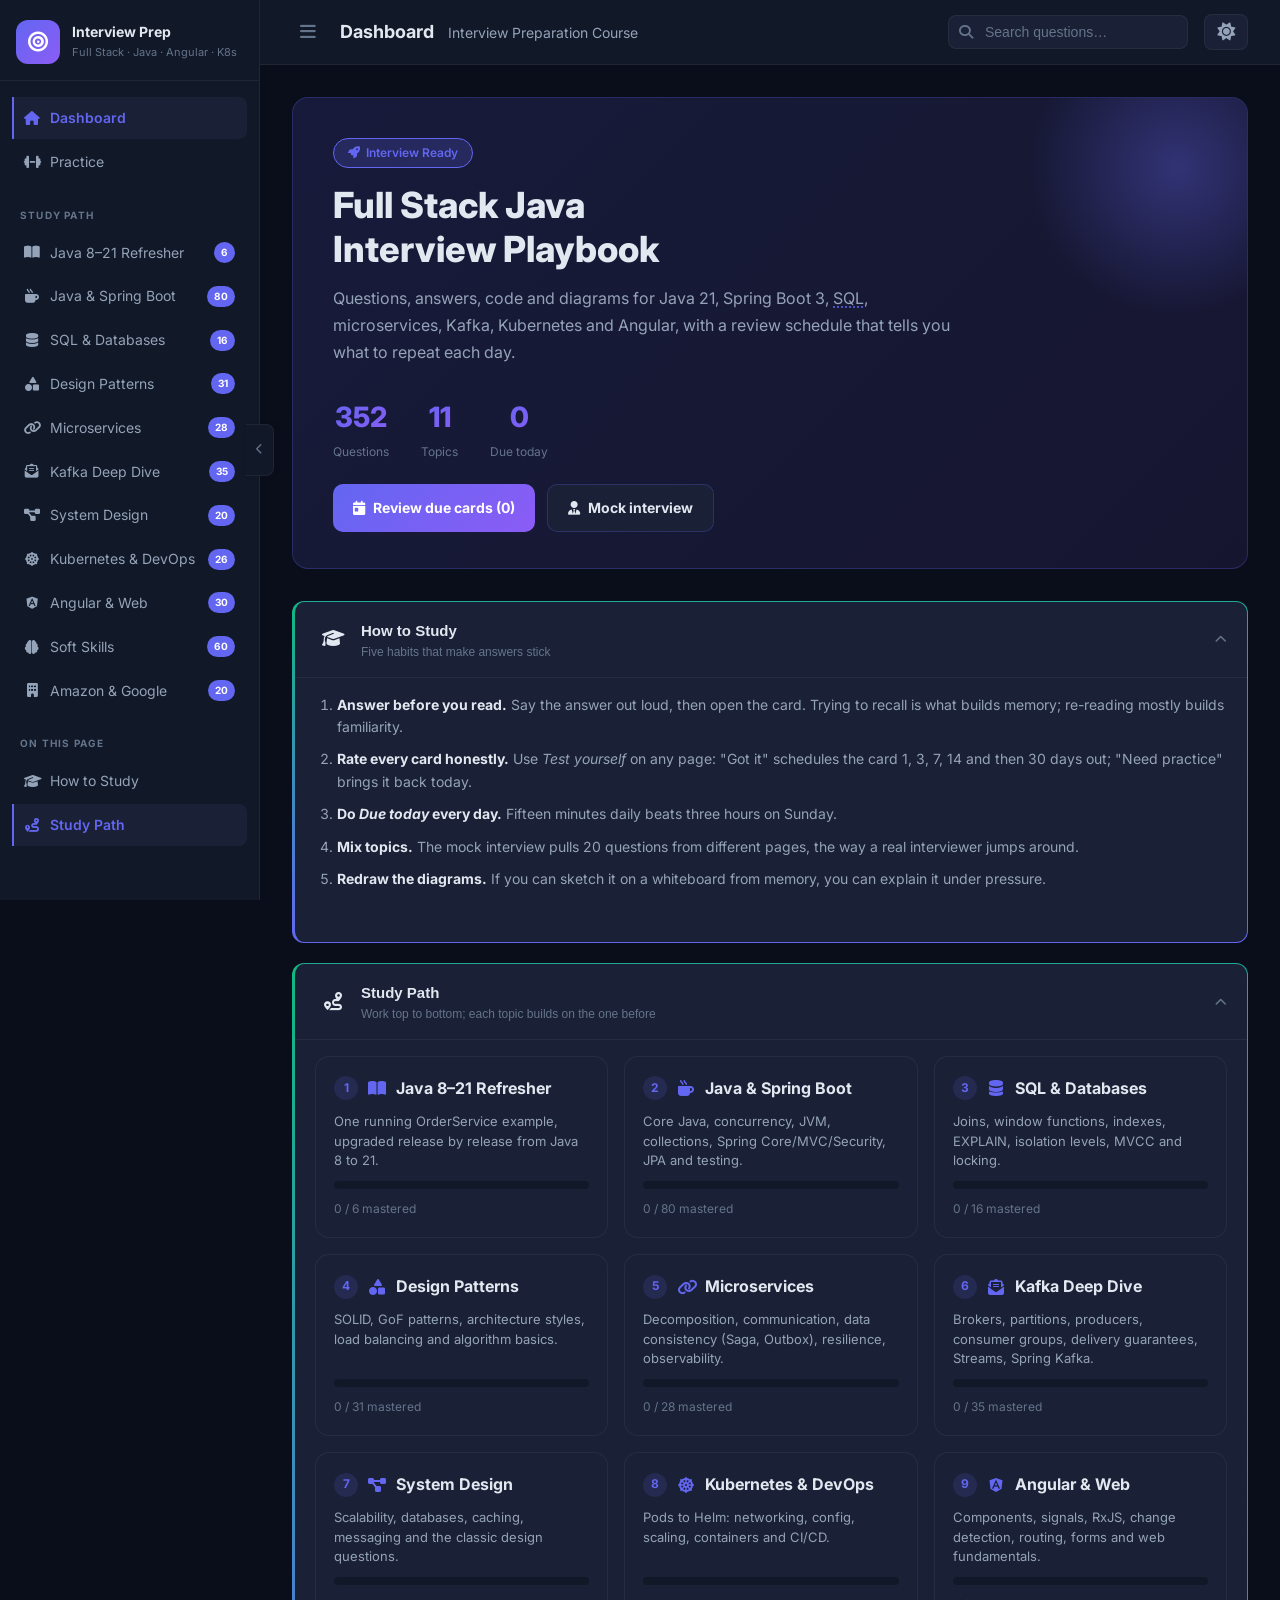
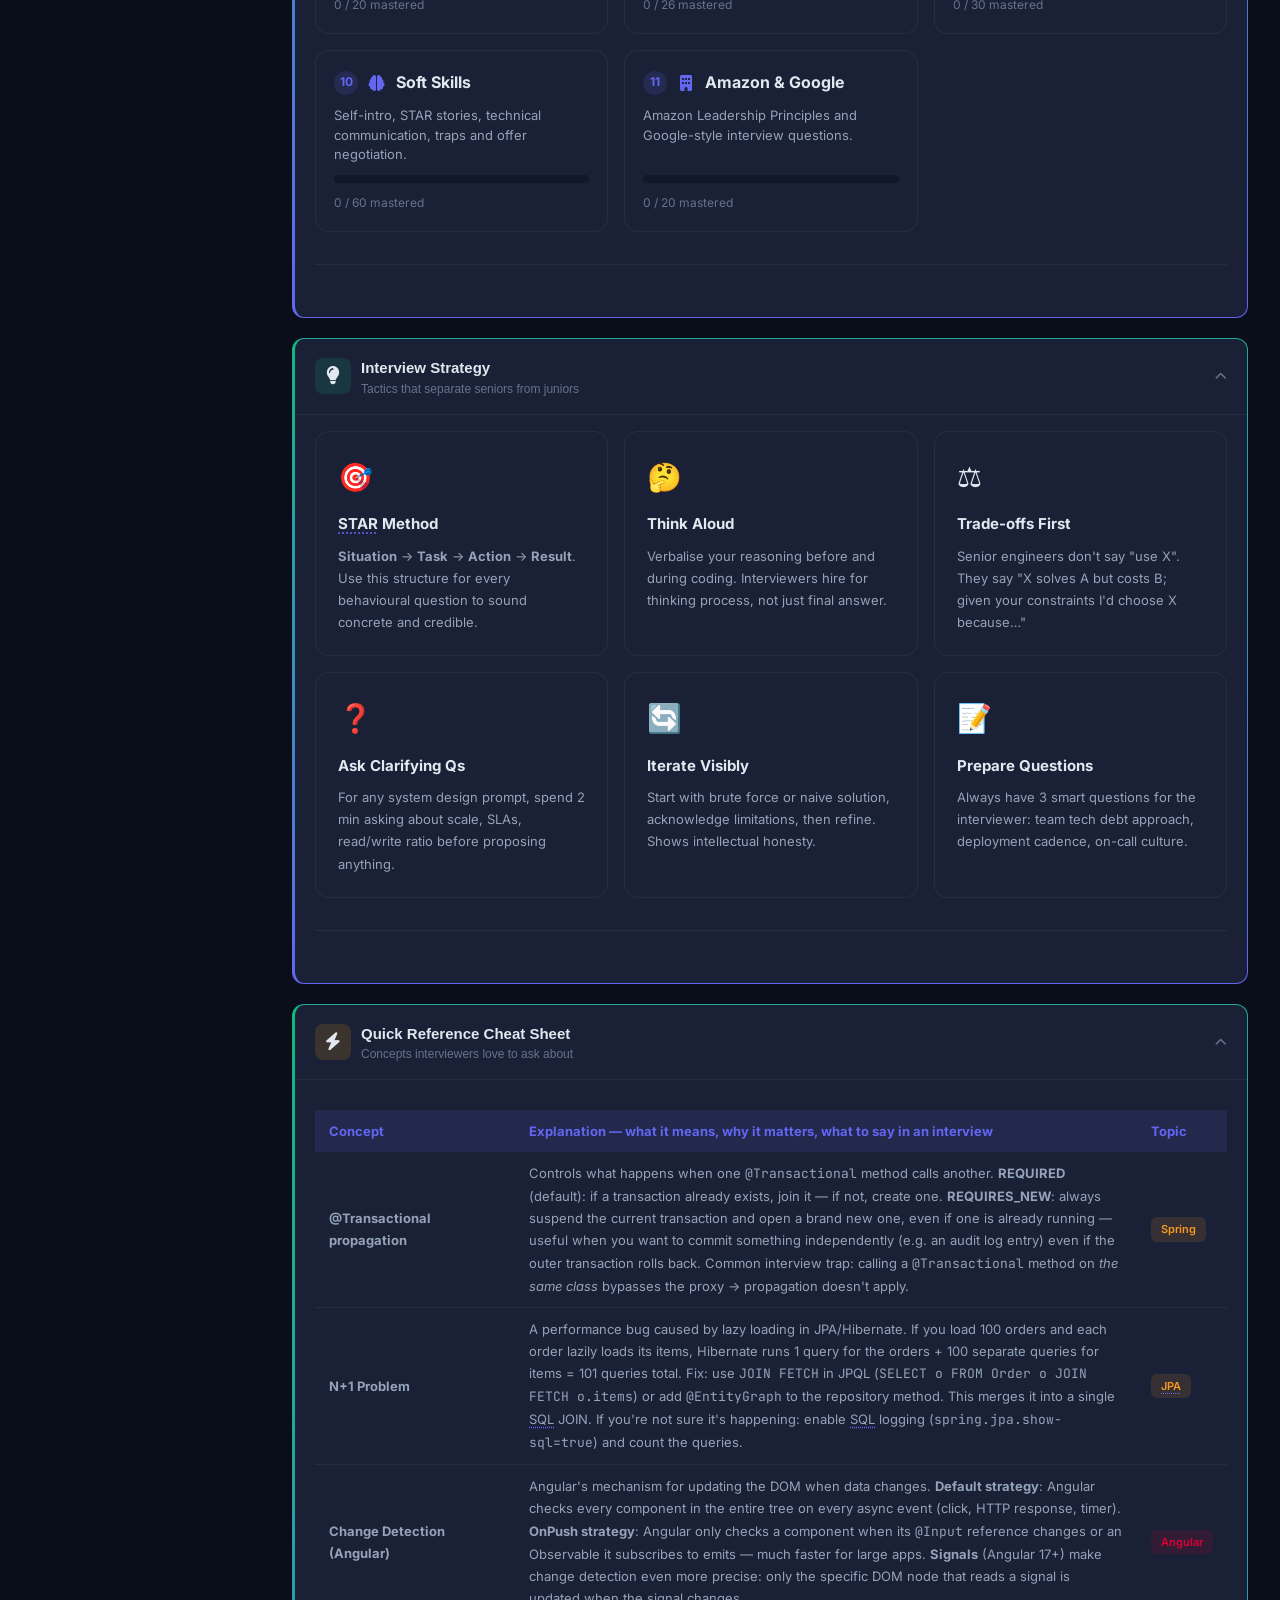
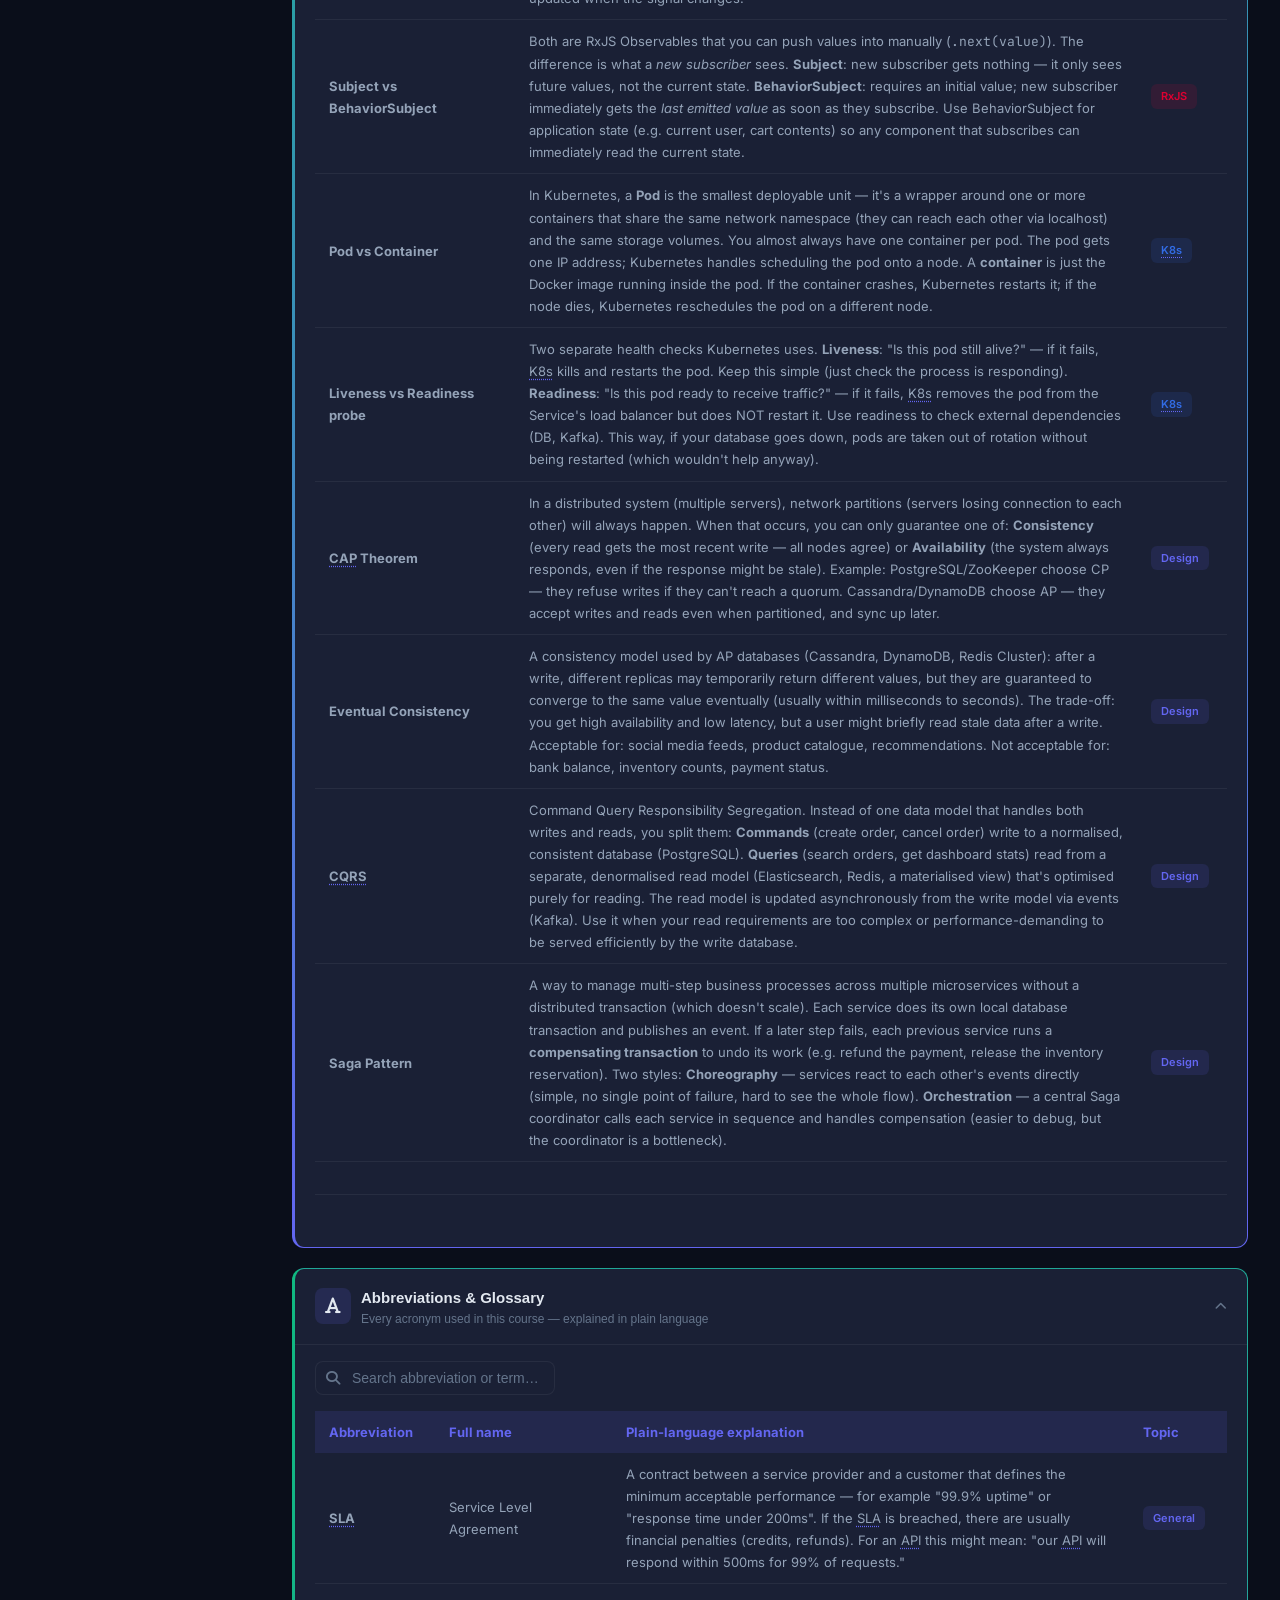
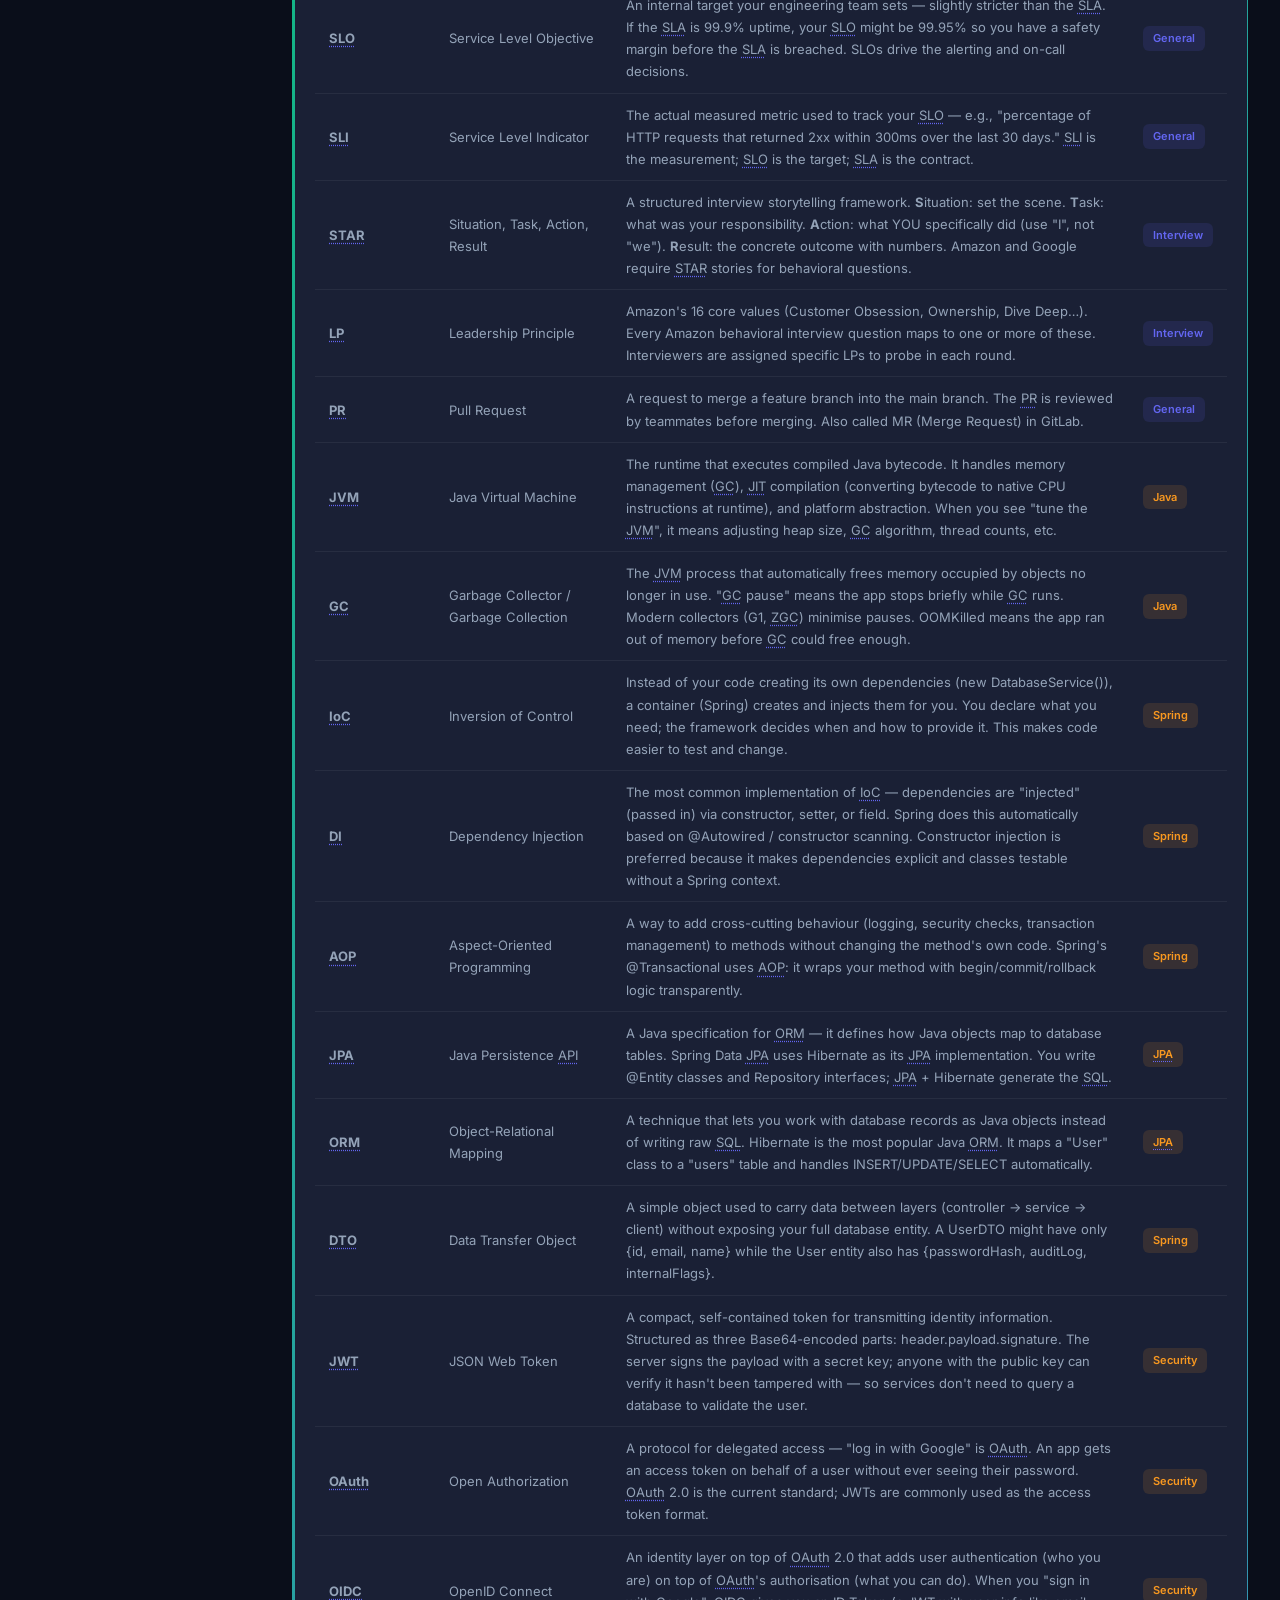
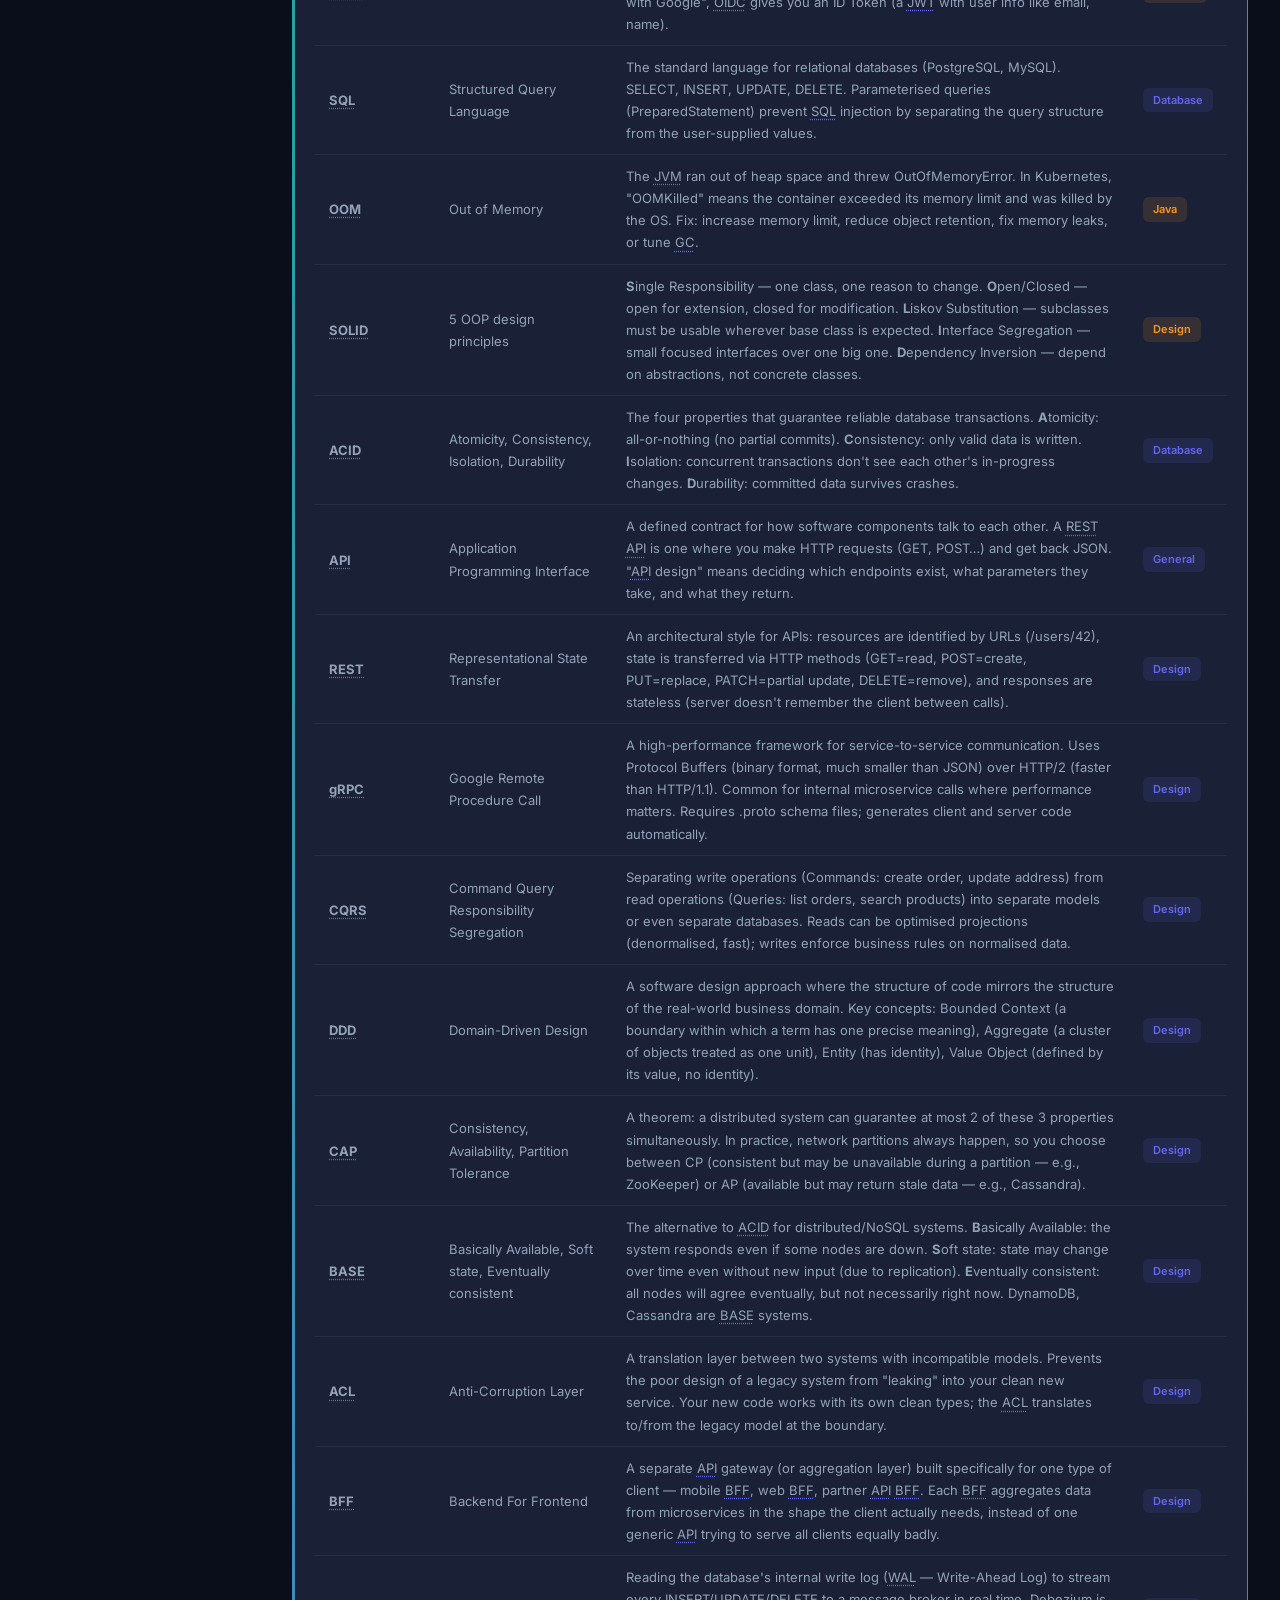
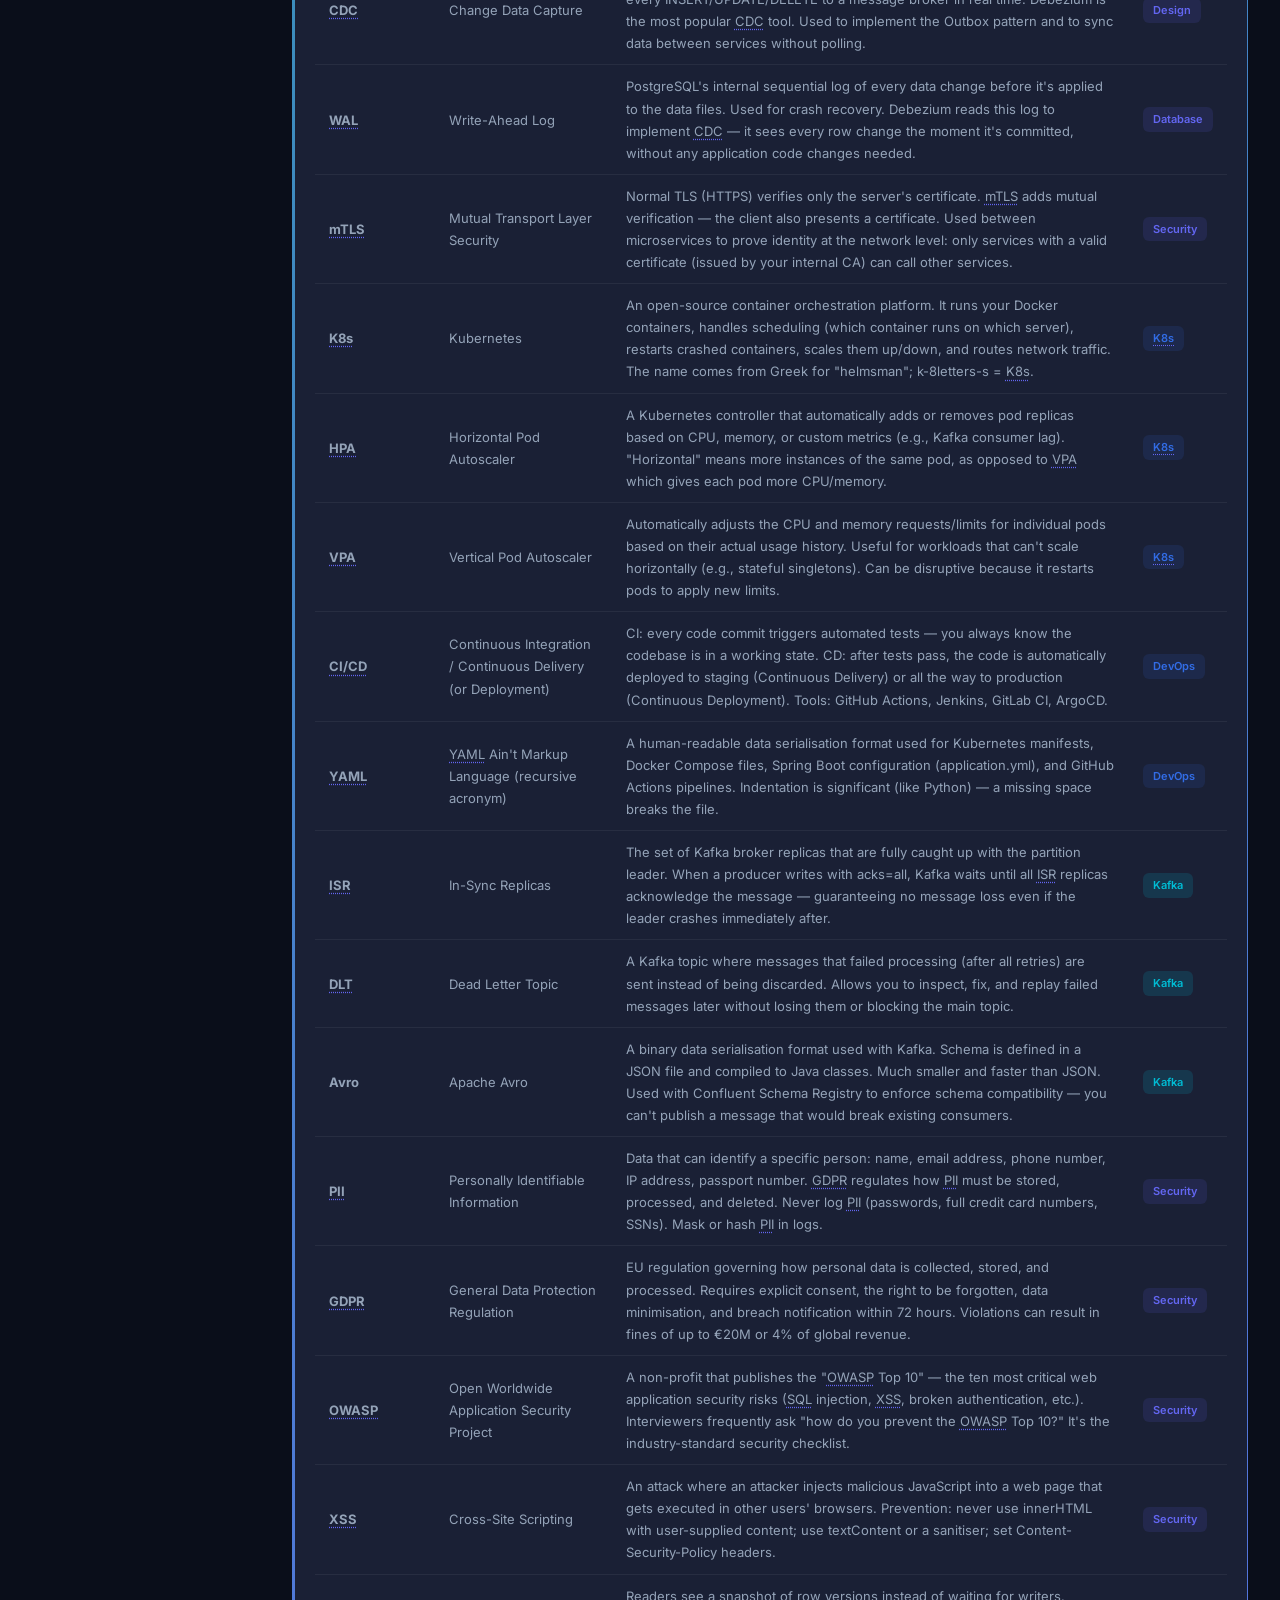
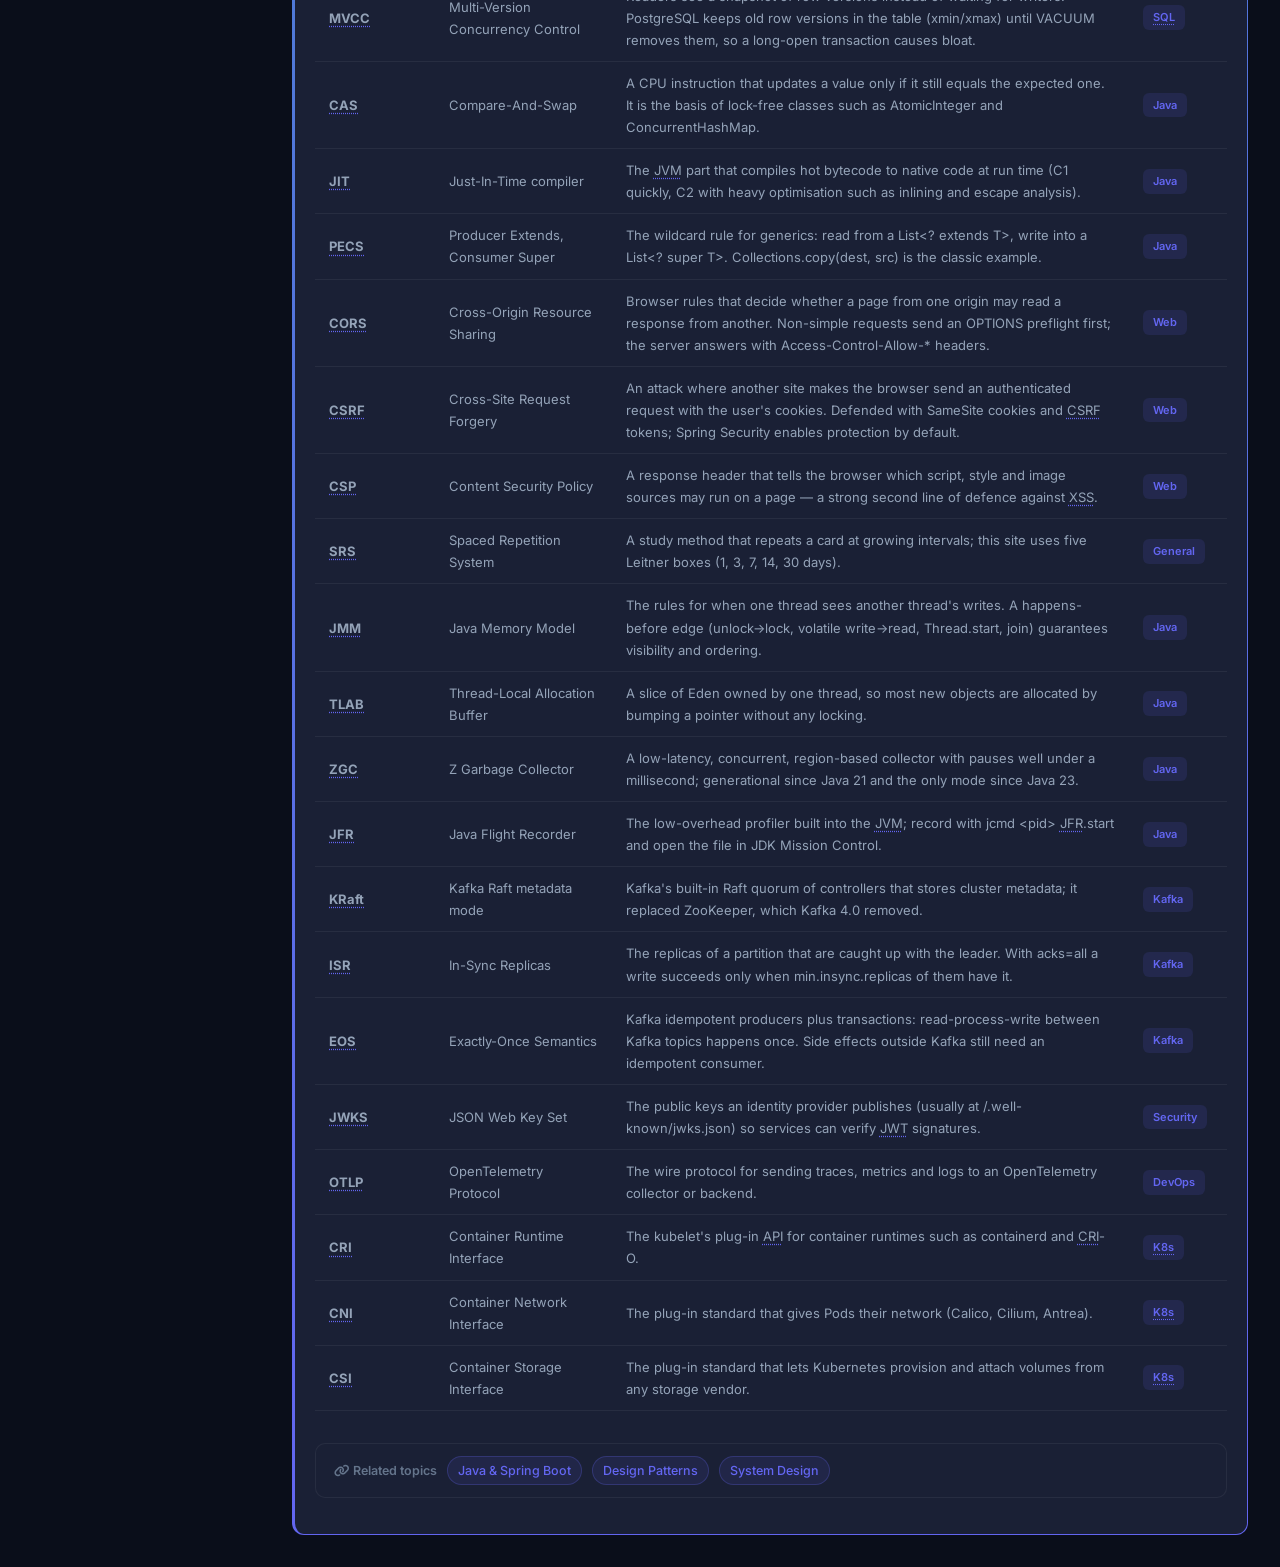
<file: index.html>
<!DOCTYPE html>
<html lang="en" data-theme="dark">
<head>
  <meta charset="UTF-8">
  <meta name="viewport" content="width=device-width, initial-scale=1.0">
  <title>Interview Prep — Full Stack Java · Angular · K8s</title>
  <link rel="preconnect" href="https://fonts.googleapis.com">
  <link href="https://fonts.googleapis.com/css2?family=Inter:wght@400;500;600;700;800&family=JetBrains+Mono:wght@400;500&display=swap" rel="stylesheet">
  <link rel="stylesheet" href="css/styles.css?v=17">
  <link rel="stylesheet" href="https://cdnjs.cloudflare.com/ajax/libs/font-awesome/6.7.2/css/all.min.css">
</head>
<body>
<div class="layout">

  <!-- ── Sidebar ──────────────────────────────────────────── -->
  <aside class="sidebar"></aside>

  <!-- ── Main ─────────────────────────────────────────────── -->
  <div class="main">
    <div class="topbar">
      <button class="menu-toggle"><i class="fa-solid fa-bars"></i></button>
      <div class="topbar-title">Dashboard <span>Interview Preparation Course</span></div>
      <div class="search-box">
        <i class="fa-solid fa-magnifying-glass search-icon"></i>
        <input id="searchInput" type="text" placeholder="Search questions…">
      </div>
      <button class="theme-toggle" id="themeToggle" onclick="toggleTheme()" title="Toggle theme"><i class="fa-solid fa-sun"></i></button>
    </div>

    <div class="content">

      <!-- Hero -->
      <div class="hero">
        <div class="hero-badge"><i class="fa-solid fa-rocket"></i> Interview Ready</div>
        <h1>Full Stack Java<br>Interview Playbook</h1>
        <p>Questions, answers, code and diagrams for Java 21, Spring Boot 3, SQL, microservices, Kafka, Kubernetes and Angular, with a review schedule that tells you what to repeat each day.</p>
        <div class="hero-stats">
          <div class="hero-stat"><div class="num" data-total-questions></div><div class="lbl">Questions</div></div>
          <div class="hero-stat"><div class="num" data-total-topics></div><div class="lbl">Topics</div></div>
          <div class="hero-stat"><div class="num" data-due-count></div><div class="lbl">Due today</div></div>
        </div>
        <div class="hero-actions">
          <a class="btn-primary" href="final-exam.html?mode=due"><i class="fa-solid fa-calendar-day"></i> <span>Review due cards (<span data-due-count></span>)</span></a>
          <a class="btn-secondary" href="final-exam.html"><i class="fa-solid fa-user-tie"></i> Mock interview</a>
        </div>
      </div>

      <!-- How to study -->
      <div class="section-header" id="how-to-study">
        <div class="section-icon chip-success"><i class="fa-solid fa-graduation-cap"></i></div>
        <div>
          <h2>How to Study</h2>
          <p>Five habits that make answers stick</p>
        </div>
      </div>
      <ol class="study-steps">
        <li><strong>Answer before you read.</strong> Say the answer out loud, then open the card. Trying to recall is what builds memory; re-reading mostly builds familiarity.</li>
        <li><strong>Rate every card honestly.</strong> Use <em>Test yourself</em> on any page: "Got it" schedules the card 1, 3, 7, 14 and then 30 days out; "Need practice" brings it back today.</li>
        <li><strong>Do <em>Due today</em> every day.</strong> Fifteen minutes daily beats three hours on Sunday.</li>
        <li><strong>Mix topics.</strong> The mock interview pulls 20 questions from different pages, the way a real interviewer jumps around.</li>
        <li><strong>Redraw the diagrams.</strong> If you can sketch it on a whiteboard from memory, you can explain it under pressure.</li>
      </ol>

      <!-- Study path -->
      <div class="section-header" id="study-path">
        <div class="section-icon chip-accent"><i class="fa-solid fa-route"></i></div>
        <div>
          <h2>Study Path</h2>
          <p>Work top to bottom; each topic builds on the one before</p>
        </div>
      </div>
      <div class="study-path" id="studyPath"></div>

      <hr class="divider">

      <!-- Interview Tips -->
      <div class="section-header">
        <div class="section-icon" style="background:rgba(16,185,129,.15)"><i class="fa-solid fa-lightbulb"></i></div>
        <div>
          <h2>Interview Strategy</h2>
          <p>Tactics that separate seniors from juniors</p>
        </div>
      </div>

      <div class="tip-grid">

        <div class="tip-card">
          <div class="tip-emoji">🎯</div>
          <h3>STAR Method</h3>
          <p><strong>Situation</strong> → <strong>Task</strong> → <strong>Action</strong> → <strong>Result</strong>. Use this structure for every behavioural question to sound concrete and credible.</p>
        </div>

        <div class="tip-card">
          <div class="tip-emoji">🤔</div>
          <h3>Think Aloud</h3>
          <p>Verbalise your reasoning before and during coding. Interviewers hire for thinking process, not just final answer.</p>
        </div>

        <div class="tip-card">
          <div class="tip-emoji">⚖️</div>
          <h3>Trade-offs First</h3>
          <p>Senior engineers don't say "use X". They say "X solves A but costs B; given your constraints I'd choose X because…"</p>
        </div>

        <div class="tip-card">
          <div class="tip-emoji">❓</div>
          <h3>Ask Clarifying Qs</h3>
          <p>For any system design prompt, spend 2 min asking about scale, SLAs, read/write ratio before proposing anything.</p>
        </div>

        <div class="tip-card">
          <div class="tip-emoji">🔄</div>
          <h3>Iterate Visibly</h3>
          <p>Start with brute force or naive solution, acknowledge limitations, then refine. Shows intellectual honesty.</p>
        </div>

        <div class="tip-card">
          <div class="tip-emoji">📝</div>
          <h3>Prepare Questions</h3>
          <p>Always have 3 smart questions for the interviewer: team tech debt approach, deployment cadence, on-call culture.</p>
        </div>

      </div>

      <hr class="divider">

      <!-- Quick Reference -->
      <div class="section-header">
        <div class="section-icon" style="background:rgba(245,158,11,.15)"><i class="fa-solid fa-bolt"></i></div>
        <div>
          <h2>Quick Reference Cheat Sheet</h2>
          <p>Concepts interviewers love to ask about</p>
        </div>
      </div>

      <div class="table-wrap">
        <table>
          <thead>
            <tr>
              <th style="width:200px">Concept</th>
              <th>Explanation — what it means, why it matters, what to say in an interview</th>
              <th style="width:80px">Topic</th>
            </tr>
          </thead>
          <tbody>
            <tr>
              <td><strong>@Transactional propagation</strong></td>
              <td>Controls what happens when one <code>@Transactional</code> method calls another. <strong>REQUIRED</strong> (default): if a transaction already exists, join it — if not, create one. <strong>REQUIRES_NEW</strong>: always suspend the current transaction and open a brand new one, even if one is already running — useful when you want to commit something independently (e.g. an audit log entry) even if the outer transaction rolls back. Common interview trap: calling a <code>@Transactional</code> method on <em>the same class</em> bypasses the proxy → propagation doesn't apply.</td>
              <td><span class="tag java">Spring</span></td>
            </tr>
            <tr>
              <td><strong>N+1 Problem</strong></td>
              <td>A performance bug caused by lazy loading in JPA/Hibernate. If you load 100 orders and each order lazily loads its items, Hibernate runs 1 query for the orders + 100 separate queries for items = 101 queries total. Fix: use <code>JOIN FETCH</code> in JPQL (<code>SELECT o FROM Order o JOIN FETCH o.items</code>) or add <code>@EntityGraph</code> to the repository method. This merges it into a single SQL JOIN. If you're not sure it's happening: enable SQL logging (<code>spring.jpa.show-sql=true</code>) and count the queries.</td>
              <td><span class="tag java">JPA</span></td>
            </tr>
            <tr>
              <td><strong>Change Detection (Angular)</strong></td>
              <td>Angular's mechanism for updating the DOM when data changes. <strong>Default strategy</strong>: Angular checks every component in the entire tree on every async event (click, HTTP response, timer). <strong>OnPush strategy</strong>: Angular only checks a component when its <code>@Input</code> reference changes or an Observable it subscribes to emits — much faster for large apps. <strong>Signals</strong> (Angular 17+) make change detection even more precise: only the specific DOM node that reads a signal is updated when the signal changes.</td>
              <td><span class="tag angular">Angular</span></td>
            </tr>
            <tr>
              <td><strong>Subject vs BehaviorSubject</strong></td>
              <td>Both are RxJS Observables that you can push values into manually (<code>.next(value)</code>). The difference is what a <em>new subscriber</em> sees. <strong>Subject</strong>: new subscriber gets nothing — it only sees future values, not the current state. <strong>BehaviorSubject</strong>: requires an initial value; new subscriber immediately gets the <em>last emitted value</em> as soon as they subscribe. Use BehaviorSubject for application state (e.g. current user, cart contents) so any component that subscribes can immediately read the current state.</td>
              <td><span class="tag angular">RxJS</span></td>
            </tr>
            <tr>
              <td><strong>Pod vs Container</strong></td>
              <td>In Kubernetes, a <strong>Pod</strong> is the smallest deployable unit — it's a wrapper around one or more containers that share the same network namespace (they can reach each other via localhost) and the same storage volumes. You almost always have one container per pod. The pod gets one IP address; Kubernetes handles scheduling the pod onto a node. A <strong>container</strong> is just the Docker image running inside the pod. If the container crashes, Kubernetes restarts it; if the node dies, Kubernetes reschedules the pod on a different node.</td>
              <td><span class="tag k8s">K8s</span></td>
            </tr>
            <tr>
              <td><strong>Liveness vs Readiness probe</strong></td>
              <td>Two separate health checks Kubernetes uses. <strong>Liveness</strong>: "Is this pod still alive?" — if it fails, K8s kills and restarts the pod. Keep this simple (just check the process is responding). <strong>Readiness</strong>: "Is this pod ready to receive traffic?" — if it fails, K8s removes the pod from the Service's load balancer but does NOT restart it. Use readiness to check external dependencies (DB, Kafka). This way, if your database goes down, pods are taken out of rotation without being restarted (which wouldn't help anyway).</td>
              <td><span class="tag k8s">K8s</span></td>
            </tr>
            <tr>
              <td><strong>CAP Theorem</strong></td>
              <td>In a distributed system (multiple servers), network partitions (servers losing connection to each other) will always happen. When that occurs, you can only guarantee one of: <strong>Consistency</strong> (every read gets the most recent write — all nodes agree) or <strong>Availability</strong> (the system always responds, even if the response might be stale). Example: PostgreSQL/ZooKeeper choose CP — they refuse writes if they can't reach a quorum. Cassandra/DynamoDB choose AP — they accept writes and reads even when partitioned, and sync up later.</td>
              <td><span class="tag">Design</span></td>
            </tr>
            <tr>
              <td><strong>Eventual Consistency</strong></td>
              <td>A consistency model used by AP databases (Cassandra, DynamoDB, Redis Cluster): after a write, different replicas may temporarily return different values, but they are guaranteed to converge to the same value eventually (usually within milliseconds to seconds). The trade-off: you get high availability and low latency, but a user might briefly read stale data after a write. Acceptable for: social media feeds, product catalogue, recommendations. Not acceptable for: bank balance, inventory counts, payment status.</td>
              <td><span class="tag">Design</span></td>
            </tr>
            <tr>
              <td><strong>CQRS</strong></td>
              <td>Command Query Responsibility Segregation. Instead of one data model that handles both writes and reads, you split them: <strong>Commands</strong> (create order, cancel order) write to a normalised, consistent database (PostgreSQL). <strong>Queries</strong> (search orders, get dashboard stats) read from a separate, denormalised read model (Elasticsearch, Redis, a materialised view) that's optimised purely for reading. The read model is updated asynchronously from the write model via events (Kafka). Use it when your read requirements are too complex or performance-demanding to be served efficiently by the write database.</td>
              <td><span class="tag">Design</span></td>
            </tr>
            <tr>
              <td><strong>Saga Pattern</strong></td>
              <td>A way to manage multi-step business processes across multiple microservices without a distributed transaction (which doesn't scale). Each service does its own local database transaction and publishes an event. If a later step fails, each previous service runs a <strong>compensating transaction</strong> to undo its work (e.g. refund the payment, release the inventory reservation). Two styles: <strong>Choreography</strong> — services react to each other's events directly (simple, no single point of failure, hard to see the whole flow). <strong>Orchestration</strong> — a central Saga coordinator calls each service in sequence and handles compensation (easier to debug, but the coordinator is a bottleneck).</td>
              <td><span class="tag">Design</span></td>
            </tr>
          </tbody>
        </table>
      </div>

      <hr class="divider">

      <!-- Abbreviations Glossary -->
      <div class="section-header">
        <div class="section-icon" style="background:rgba(99,102,241,.15)"><i class="fa-solid fa-font"></i></div>
        <div>
          <h2>Abbreviations &amp; Glossary</h2>
          <p>Every acronym used in this course — explained in plain language</p>
        </div>
      </div>

      <div style="margin-bottom:16px">
        <div class="search-box" style="max-width:360px">
          <i class="fa-solid fa-magnifying-glass search-icon"></i>
          <input id="glossarySearch" type="text" placeholder="Search abbreviation or term…" oninput="filterGlossary(this.value)">
        </div>
      </div>

      <div class="table-wrap" id="glossaryTable">
        <table>
          <thead>
            <tr>
              <th style="width:120px">Abbreviation</th>
              <th>Full name</th>
              <th>Plain-language explanation</th>
              <th style="width:90px">Topic</th>
            </tr>
          </thead>
          <tbody id="glossaryBody">
            <!-- ── GENERAL / INTERVIEW ── -->
            <tr data-g="SLA Service Level Agreement">
              <td><strong>SLA</strong></td>
              <td>Service Level Agreement</td>
              <td>A contract between a service provider and a customer that defines the minimum acceptable performance — for example "99.9% uptime" or "response time under 200ms". If the SLA is breached, there are usually financial penalties (credits, refunds). For an API this might mean: "our API will respond within 500ms for 99% of requests."</td>
              <td><span class="tag">General</span></td>
            </tr>
            <tr data-g="SLO Service Level Objective">
              <td><strong>SLO</strong></td>
              <td>Service Level Objective</td>
              <td>An internal target your engineering team sets — slightly stricter than the SLA. If the SLA is 99.9% uptime, your SLO might be 99.95% so you have a safety margin before the SLA is breached. SLOs drive the alerting and on-call decisions.</td>
              <td><span class="tag">General</span></td>
            </tr>
            <tr data-g="SLI Service Level Indicator">
              <td><strong>SLI</strong></td>
              <td>Service Level Indicator</td>
              <td>The actual measured metric used to track your SLO — e.g., "percentage of HTTP requests that returned 2xx within 300ms over the last 30 days." SLI is the measurement; SLO is the target; SLA is the contract.</td>
              <td><span class="tag">General</span></td>
            </tr>
            <tr data-g="STAR Situation Task Action Result">
              <td><strong>STAR</strong></td>
              <td>Situation, Task, Action, Result</td>
              <td>A structured interview storytelling framework. <strong>S</strong>ituation: set the scene. <strong>T</strong>ask: what was your responsibility. <strong>A</strong>ction: what YOU specifically did (use "I", not "we"). <strong>R</strong>esult: the concrete outcome with numbers. Amazon and Google require STAR stories for behavioral questions.</td>
              <td><span class="tag">Interview</span></td>
            </tr>
            <tr data-g="LP Leadership Principle">
              <td><strong>LP</strong></td>
              <td>Leadership Principle</td>
              <td>Amazon's 16 core values (Customer Obsession, Ownership, Dive Deep…). Every Amazon behavioral interview question maps to one or more of these. Interviewers are assigned specific LPs to probe in each round.</td>
              <td><span class="tag">Interview</span></td>
            </tr>
            <tr data-g="PR Pull Request">
              <td><strong>PR</strong></td>
              <td>Pull Request</td>
              <td>A request to merge a feature branch into the main branch. The PR is reviewed by teammates before merging. Also called MR (Merge Request) in GitLab.</td>
              <td><span class="tag">General</span></td>
            </tr>

            <!-- ── JAVA / SPRING ── -->
            <tr data-g="JVM Java Virtual Machine">
              <td><strong>JVM</strong></td>
              <td>Java Virtual Machine</td>
              <td>The runtime that executes compiled Java bytecode. It handles memory management (GC), JIT compilation (converting bytecode to native CPU instructions at runtime), and platform abstraction. When you see "tune the JVM", it means adjusting heap size, GC algorithm, thread counts, etc.</td>
              <td><span class="tag java">Java</span></td>
            </tr>
            <tr data-g="GC Garbage Collector Garbage Collection">
              <td><strong>GC</strong></td>
              <td>Garbage Collector / Garbage Collection</td>
              <td>The JVM process that automatically frees memory occupied by objects no longer in use. "GC pause" means the app stops briefly while GC runs. Modern collectors (G1, ZGC) minimise pauses. OOMKilled means the app ran out of memory before GC could free enough.</td>
              <td><span class="tag java">Java</span></td>
            </tr>
            <tr data-g="IoC Inversion of Control">
              <td><strong>IoC</strong></td>
              <td>Inversion of Control</td>
              <td>Instead of your code creating its own dependencies (new DatabaseService()), a container (Spring) creates and injects them for you. You declare what you need; the framework decides when and how to provide it. This makes code easier to test and change.</td>
              <td><span class="tag java">Spring</span></td>
            </tr>
            <tr data-g="DI Dependency Injection">
              <td><strong>DI</strong></td>
              <td>Dependency Injection</td>
              <td>The most common implementation of IoC — dependencies are "injected" (passed in) via constructor, setter, or field. Spring does this automatically based on @Autowired / constructor scanning. Constructor injection is preferred because it makes dependencies explicit and classes testable without a Spring context.</td>
              <td><span class="tag java">Spring</span></td>
            </tr>
            <tr data-g="AOP Aspect-Oriented Programming">
              <td><strong>AOP</strong></td>
              <td>Aspect-Oriented Programming</td>
              <td>A way to add cross-cutting behaviour (logging, security checks, transaction management) to methods without changing the method's own code. Spring's @Transactional uses AOP: it wraps your method with begin/commit/rollback logic transparently.</td>
              <td><span class="tag java">Spring</span></td>
            </tr>
            <tr data-g="JPA Java Persistence API">
              <td><strong>JPA</strong></td>
              <td>Java Persistence API</td>
              <td>A Java specification for ORM — it defines how Java objects map to database tables. Spring Data JPA uses Hibernate as its JPA implementation. You write @Entity classes and Repository interfaces; JPA + Hibernate generate the SQL.</td>
              <td><span class="tag java">JPA</span></td>
            </tr>
            <tr data-g="ORM Object-Relational Mapping">
              <td><strong>ORM</strong></td>
              <td>Object-Relational Mapping</td>
              <td>A technique that lets you work with database records as Java objects instead of writing raw SQL. Hibernate is the most popular Java ORM. It maps a "User" class to a "users" table and handles INSERT/UPDATE/SELECT automatically.</td>
              <td><span class="tag java">JPA</span></td>
            </tr>
            <tr data-g="DTO Data Transfer Object">
              <td><strong>DTO</strong></td>
              <td>Data Transfer Object</td>
              <td>A simple object used to carry data between layers (controller → service → client) without exposing your full database entity. A UserDTO might have only {id, email, name} while the User entity also has {passwordHash, auditLog, internalFlags}.</td>
              <td><span class="tag java">Spring</span></td>
            </tr>
            <tr data-g="JWT JSON Web Token">
              <td><strong>JWT</strong></td>
              <td>JSON Web Token</td>
              <td>A compact, self-contained token for transmitting identity information. Structured as three Base64-encoded parts: header.payload.signature. The server signs the payload with a secret key; anyone with the public key can verify it hasn't been tampered with — so services don't need to query a database to validate the user.</td>
              <td><span class="tag java">Security</span></td>
            </tr>
            <tr data-g="OAuth Open Authorization">
              <td><strong>OAuth</strong></td>
              <td>Open Authorization</td>
              <td>A protocol for delegated access — "log in with Google" is OAuth. An app gets an access token on behalf of a user without ever seeing their password. OAuth 2.0 is the current standard; JWTs are commonly used as the access token format.</td>
              <td><span class="tag java">Security</span></td>
            </tr>
            <tr data-g="OIDC OpenID Connect">
              <td><strong>OIDC</strong></td>
              <td>OpenID Connect</td>
              <td>An identity layer on top of OAuth 2.0 that adds user authentication (who you are) on top of OAuth's authorisation (what you can do). When you "sign in with Google", OIDC gives you an ID Token (a JWT with user info like email, name).</td>
              <td><span class="tag java">Security</span></td>
            </tr>
            <tr data-g="SQL Structured Query Language">
              <td><strong>SQL</strong></td>
              <td>Structured Query Language</td>
              <td>The standard language for relational databases (PostgreSQL, MySQL). SELECT, INSERT, UPDATE, DELETE. Parameterised queries (PreparedStatement) prevent SQL injection by separating the query structure from the user-supplied values.</td>
              <td><span class="tag">Database</span></td>
            </tr>
            <tr data-g="OOM Out of Memory">
              <td><strong>OOM</strong></td>
              <td>Out of Memory</td>
              <td>The JVM ran out of heap space and threw OutOfMemoryError. In Kubernetes, "OOMKilled" means the container exceeded its memory limit and was killed by the OS. Fix: increase memory limit, reduce object retention, fix memory leaks, or tune GC.</td>
              <td><span class="tag java">Java</span></td>
            </tr>
            <tr data-g="SOLID Single Responsibility Open Closed Liskov Substitution Interface Segregation Dependency Inversion">
              <td><strong>SOLID</strong></td>
              <td>5 OOP design principles</td>
              <td><strong>S</strong>ingle Responsibility — one class, one reason to change. <strong>O</strong>pen/Closed — open for extension, closed for modification. <strong>L</strong>iskov Substitution — subclasses must be usable wherever base class is expected. <strong>I</strong>nterface Segregation — small focused interfaces over one big one. <strong>D</strong>ependency Inversion — depend on abstractions, not concrete classes.</td>
              <td><span class="tag java">Design</span></td>
            </tr>
            <tr data-g="ACID Atomicity Consistency Isolation Durability">
              <td><strong>ACID</strong></td>
              <td>Atomicity, Consistency, Isolation, Durability</td>
              <td>The four properties that guarantee reliable database transactions. <strong>A</strong>tomicity: all-or-nothing (no partial commits). <strong>C</strong>onsistency: only valid data is written. <strong>I</strong>solation: concurrent transactions don't see each other's in-progress changes. <strong>D</strong>urability: committed data survives crashes.</td>
              <td><span class="tag">Database</span></td>
            </tr>

            <!-- ── ARCHITECTURE / DESIGN ── -->
            <tr data-g="API Application Programming Interface">
              <td><strong>API</strong></td>
              <td>Application Programming Interface</td>
              <td>A defined contract for how software components talk to each other. A REST API is one where you make HTTP requests (GET, POST…) and get back JSON. "API design" means deciding which endpoints exist, what parameters they take, and what they return.</td>
              <td><span class="tag">General</span></td>
            </tr>
            <tr data-g="REST Representational State Transfer">
              <td><strong>REST</strong></td>
              <td>Representational State Transfer</td>
              <td>An architectural style for APIs: resources are identified by URLs (/users/42), state is transferred via HTTP methods (GET=read, POST=create, PUT=replace, PATCH=partial update, DELETE=remove), and responses are stateless (server doesn't remember the client between calls).</td>
              <td><span class="tag">Design</span></td>
            </tr>
            <tr data-g="gRPC Google Remote Procedure Call">
              <td><strong>gRPC</strong></td>
              <td>Google Remote Procedure Call</td>
              <td>A high-performance framework for service-to-service communication. Uses Protocol Buffers (binary format, much smaller than JSON) over HTTP/2 (faster than HTTP/1.1). Common for internal microservice calls where performance matters. Requires .proto schema files; generates client and server code automatically.</td>
              <td><span class="tag">Design</span></td>
            </tr>
            <tr data-g="CQRS Command Query Responsibility Segregation">
              <td><strong>CQRS</strong></td>
              <td>Command Query Responsibility Segregation</td>
              <td>Separating write operations (Commands: create order, update address) from read operations (Queries: list orders, search products) into separate models or even separate databases. Reads can be optimised projections (denormalised, fast); writes enforce business rules on normalised data.</td>
              <td><span class="tag">Design</span></td>
            </tr>
            <tr data-g="DDD Domain-Driven Design">
              <td><strong>DDD</strong></td>
              <td>Domain-Driven Design</td>
              <td>A software design approach where the structure of code mirrors the structure of the real-world business domain. Key concepts: Bounded Context (a boundary within which a term has one precise meaning), Aggregate (a cluster of objects treated as one unit), Entity (has identity), Value Object (defined by its value, no identity).</td>
              <td><span class="tag">Design</span></td>
            </tr>
            <tr data-g="CAP Consistency Availability Partition Tolerance">
              <td><strong>CAP</strong></td>
              <td>Consistency, Availability, Partition Tolerance</td>
              <td>A theorem: a distributed system can guarantee at most 2 of these 3 properties simultaneously. In practice, network partitions always happen, so you choose between CP (consistent but may be unavailable during a partition — e.g., ZooKeeper) or AP (available but may return stale data — e.g., Cassandra).</td>
              <td><span class="tag">Design</span></td>
            </tr>
            <tr data-g="BASE Basically Available Soft State Eventually Consistent">
              <td><strong>BASE</strong></td>
              <td>Basically Available, Soft state, Eventually consistent</td>
              <td>The alternative to ACID for distributed/NoSQL systems. <strong>B</strong>asically Available: the system responds even if some nodes are down. <strong>S</strong>oft state: state may change over time even without new input (due to replication). <strong>E</strong>ventually consistent: all nodes will agree eventually, but not necessarily right now. DynamoDB, Cassandra are BASE systems.</td>
              <td><span class="tag">Design</span></td>
            </tr>
            <tr data-g="ACL Anti-Corruption Layer">
              <td><strong>ACL</strong></td>
              <td>Anti-Corruption Layer</td>
              <td>A translation layer between two systems with incompatible models. Prevents the poor design of a legacy system from "leaking" into your clean new service. Your new code works with its own clean types; the ACL translates to/from the legacy model at the boundary.</td>
              <td><span class="tag">Design</span></td>
            </tr>
            <tr data-g="BFF Backend For Frontend">
              <td><strong>BFF</strong></td>
              <td>Backend For Frontend</td>
              <td>A separate API gateway (or aggregation layer) built specifically for one type of client — mobile BFF, web BFF, partner API BFF. Each BFF aggregates data from microservices in the shape the client actually needs, instead of one generic API trying to serve all clients equally badly.</td>
              <td><span class="tag">Design</span></td>
            </tr>
            <tr data-g="CDC Change Data Capture">
              <td><strong>CDC</strong></td>
              <td>Change Data Capture</td>
              <td>Reading the database's internal write log (WAL — Write-Ahead Log) to stream every INSERT/UPDATE/DELETE to a message broker in real time. Debezium is the most popular CDC tool. Used to implement the Outbox pattern and to sync data between services without polling.</td>
              <td><span class="tag">Design</span></td>
            </tr>
            <tr data-g="WAL Write-Ahead Log">
              <td><strong>WAL</strong></td>
              <td>Write-Ahead Log</td>
              <td>PostgreSQL's internal sequential log of every data change before it's applied to the data files. Used for crash recovery. Debezium reads this log to implement CDC — it sees every row change the moment it's committed, without any application code changes needed.</td>
              <td><span class="tag">Database</span></td>
            </tr>
            <tr data-g="mTLS mutual TLS Transport Layer Security">
              <td><strong>mTLS</strong></td>
              <td>Mutual Transport Layer Security</td>
              <td>Normal TLS (HTTPS) verifies only the server's certificate. mTLS adds mutual verification — the client also presents a certificate. Used between microservices to prove identity at the network level: only services with a valid certificate (issued by your internal CA) can call other services.</td>
              <td><span class="tag">Security</span></td>
            </tr>

            <!-- ── KUBERNETES ── -->
            <tr data-g="K8s Kubernetes">
              <td><strong>K8s</strong></td>
              <td>Kubernetes</td>
              <td>An open-source container orchestration platform. It runs your Docker containers, handles scheduling (which container runs on which server), restarts crashed containers, scales them up/down, and routes network traffic. The name comes from Greek for "helmsman"; k-8letters-s = K8s.</td>
              <td><span class="tag k8s">K8s</span></td>
            </tr>
            <tr data-g="HPA Horizontal Pod Autoscaler">
              <td><strong>HPA</strong></td>
              <td>Horizontal Pod Autoscaler</td>
              <td>A Kubernetes controller that automatically adds or removes pod replicas based on CPU, memory, or custom metrics (e.g., Kafka consumer lag). "Horizontal" means more instances of the same pod, as opposed to VPA which gives each pod more CPU/memory.</td>
              <td><span class="tag k8s">K8s</span></td>
            </tr>
            <tr data-g="VPA Vertical Pod Autoscaler">
              <td><strong>VPA</strong></td>
              <td>Vertical Pod Autoscaler</td>
              <td>Automatically adjusts the CPU and memory requests/limits for individual pods based on their actual usage history. Useful for workloads that can't scale horizontally (e.g., stateful singletons). Can be disruptive because it restarts pods to apply new limits.</td>
              <td><span class="tag k8s">K8s</span></td>
            </tr>
            <tr data-g="CI/CD Continuous Integration Continuous Delivery Deployment">
              <td><strong>CI/CD</strong></td>
              <td>Continuous Integration / Continuous Delivery (or Deployment)</td>
              <td>CI: every code commit triggers automated tests — you always know the codebase is in a working state. CD: after tests pass, the code is automatically deployed to staging (Continuous Delivery) or all the way to production (Continuous Deployment). Tools: GitHub Actions, Jenkins, GitLab CI, ArgoCD.</td>
              <td><span class="tag k8s">DevOps</span></td>
            </tr>
            <tr data-g="YAML Yet Another Markup Language">
              <td><strong>YAML</strong></td>
              <td>YAML Ain't Markup Language (recursive acronym)</td>
              <td>A human-readable data serialisation format used for Kubernetes manifests, Docker Compose files, Spring Boot configuration (application.yml), and GitHub Actions pipelines. Indentation is significant (like Python) — a missing space breaks the file.</td>
              <td><span class="tag k8s">DevOps</span></td>
            </tr>

            <!-- ── KAFKA ── -->
            <tr data-g="ISR In-Sync Replicas">
              <td><strong>ISR</strong></td>
              <td>In-Sync Replicas</td>
              <td>The set of Kafka broker replicas that are fully caught up with the partition leader. When a producer writes with acks=all, Kafka waits until all ISR replicas acknowledge the message — guaranteeing no message loss even if the leader crashes immediately after.</td>
              <td><span class="tag chip-cyan">Kafka</span></td>
            </tr>
            <tr data-g="DLT Dead Letter Topic">
              <td><strong>DLT</strong></td>
              <td>Dead Letter Topic</td>
              <td>A Kafka topic where messages that failed processing (after all retries) are sent instead of being discarded. Allows you to inspect, fix, and replay failed messages later without losing them or blocking the main topic.</td>
              <td><span class="tag chip-cyan">Kafka</span></td>
            </tr>
            <tr data-g="CDC Change Data Capture Debezium">
              <td><strong>Avro</strong></td>
              <td>Apache Avro</td>
              <td>A binary data serialisation format used with Kafka. Schema is defined in a JSON file and compiled to Java classes. Much smaller and faster than JSON. Used with Confluent Schema Registry to enforce schema compatibility — you can't publish a message that would break existing consumers.</td>
              <td><span class="tag chip-cyan">Kafka</span></td>
            </tr>

            <!-- ── OBSERVABILITY ── -->
            <tr data-g="PII Personally Identifiable Information">
              <td><strong>PII</strong></td>
              <td>Personally Identifiable Information</td>
              <td>Data that can identify a specific person: name, email address, phone number, IP address, passport number. GDPR regulates how PII must be stored, processed, and deleted. Never log PII (passwords, full credit card numbers, SSNs). Mask or hash PII in logs.</td>
              <td><span class="tag">Security</span></td>
            </tr>
            <tr data-g="GDPR General Data Protection Regulation">
              <td><strong>GDPR</strong></td>
              <td>General Data Protection Regulation</td>
              <td>EU regulation governing how personal data is collected, stored, and processed. Requires explicit consent, the right to be forgotten, data minimisation, and breach notification within 72 hours. Violations can result in fines of up to €20M or 4% of global revenue.</td>
              <td><span class="tag">Security</span></td>
            </tr>
            <tr data-g="OWASP Open Worldwide Application Security Project">
              <td><strong>OWASP</strong></td>
              <td>Open Worldwide Application Security Project</td>
              <td>A non-profit that publishes the "OWASP Top 10" — the ten most critical web application security risks (SQL injection, XSS, broken authentication, etc.). Interviewers frequently ask "how do you prevent the OWASP Top 10?" It's the industry-standard security checklist.</td>
              <td><span class="tag">Security</span></td>
            </tr>
            <tr data-g="XSS Cross-Site Scripting">
              <td><strong>XSS</strong></td>
              <td>Cross-Site Scripting</td>
              <td>An attack where an attacker injects malicious JavaScript into a web page that gets executed in other users' browsers. Prevention: never use innerHTML with user-supplied content; use textContent or a sanitiser; set Content-Security-Policy headers.</td>
              <td><span class="tag">Security</span></td>
            </tr>
            <tr data-g="MVCC Multi-Version Concurrency Control">
              <td><strong>MVCC</strong></td>
              <td>Multi-Version Concurrency Control</td>
              <td>Readers see a snapshot of row versions instead of waiting for writers. PostgreSQL keeps old row versions in the table (xmin/xmax) until VACUUM removes them, so a long-open transaction causes bloat.</td>
              <td><span class="tag">SQL</span></td>
            </tr>
            <tr data-g="CAS Compare-And-Swap">
              <td><strong>CAS</strong></td>
              <td>Compare-And-Swap</td>
              <td>A CPU instruction that updates a value only if it still equals the expected one. It is the basis of lock-free classes such as AtomicInteger and ConcurrentHashMap.</td>
              <td><span class="tag">Java</span></td>
            </tr>
            <tr data-g="JIT Just-In-Time compiler">
              <td><strong>JIT</strong></td>
              <td>Just-In-Time compiler</td>
              <td>The JVM part that compiles hot bytecode to native code at run time (C1 quickly, C2 with heavy optimisation such as inlining and escape analysis).</td>
              <td><span class="tag">Java</span></td>
            </tr>
            <tr data-g="PECS Producer Extends, Consumer Super">
              <td><strong>PECS</strong></td>
              <td>Producer Extends, Consumer Super</td>
              <td>The wildcard rule for generics: read from a List&lt;? extends T&gt;, write into a List&lt;? super T&gt;. Collections.copy(dest, src) is the classic example.</td>
              <td><span class="tag">Java</span></td>
            </tr>
            <tr data-g="CORS Cross-Origin Resource Sharing">
              <td><strong>CORS</strong></td>
              <td>Cross-Origin Resource Sharing</td>
              <td>Browser rules that decide whether a page from one origin may read a response from another. Non-simple requests send an OPTIONS preflight first; the server answers with Access-Control-Allow-* headers.</td>
              <td><span class="tag">Web</span></td>
            </tr>
            <tr data-g="CSRF Cross-Site Request Forgery">
              <td><strong>CSRF</strong></td>
              <td>Cross-Site Request Forgery</td>
              <td>An attack where another site makes the browser send an authenticated request with the user&#x27;s cookies. Defended with SameSite cookies and CSRF tokens; Spring Security enables protection by default.</td>
              <td><span class="tag">Web</span></td>
            </tr>
            <tr data-g="CSP Content Security Policy">
              <td><strong>CSP</strong></td>
              <td>Content Security Policy</td>
              <td>A response header that tells the browser which script, style and image sources may run on a page — a strong second line of defence against XSS.</td>
              <td><span class="tag">Web</span></td>
            </tr>
            <tr data-g="SRS Spaced Repetition System">
              <td><strong>SRS</strong></td>
              <td>Spaced Repetition System</td>
              <td>A study method that repeats a card at growing intervals; this site uses five Leitner boxes (1, 3, 7, 14, 30 days).</td>
              <td><span class="tag">General</span></td>
            </tr>
            <tr data-g="JMM Java Memory Model">
              <td><strong>JMM</strong></td>
              <td>Java Memory Model</td>
              <td>The rules for when one thread sees another thread&#x27;s writes. A happens-before edge (unlock→lock, volatile write→read, Thread.start, join) guarantees visibility and ordering.</td>
              <td><span class="tag">Java</span></td>
            </tr>
            <tr data-g="TLAB Thread-Local Allocation Buffer">
              <td><strong>TLAB</strong></td>
              <td>Thread-Local Allocation Buffer</td>
              <td>A slice of Eden owned by one thread, so most new objects are allocated by bumping a pointer without any locking.</td>
              <td><span class="tag">Java</span></td>
            </tr>
            <tr data-g="ZGC Z Garbage Collector">
              <td><strong>ZGC</strong></td>
              <td>Z Garbage Collector</td>
              <td>A low-latency, concurrent, region-based collector with pauses well under a millisecond; generational since Java 21 and the only mode since Java 23.</td>
              <td><span class="tag">Java</span></td>
            </tr>
            <tr data-g="JFR Java Flight Recorder">
              <td><strong>JFR</strong></td>
              <td>Java Flight Recorder</td>
              <td>The low-overhead profiler built into the JVM; record with jcmd &lt;pid&gt; JFR.start and open the file in JDK Mission Control.</td>
              <td><span class="tag">Java</span></td>
            </tr>
            <tr data-g="KRaft Kafka Raft metadata mode">
              <td><strong>KRaft</strong></td>
              <td>Kafka Raft metadata mode</td>
              <td>Kafka&#x27;s built-in Raft quorum of controllers that stores cluster metadata; it replaced ZooKeeper, which Kafka 4.0 removed.</td>
              <td><span class="tag">Kafka</span></td>
            </tr>
            <tr data-g="ISR In-Sync Replicas">
              <td><strong>ISR</strong></td>
              <td>In-Sync Replicas</td>
              <td>The replicas of a partition that are caught up with the leader. With acks=all a write succeeds only when min.insync.replicas of them have it.</td>
              <td><span class="tag">Kafka</span></td>
            </tr>
            <tr data-g="EOS Exactly-Once Semantics">
              <td><strong>EOS</strong></td>
              <td>Exactly-Once Semantics</td>
              <td>Kafka idempotent producers plus transactions: read-process-write between Kafka topics happens once. Side effects outside Kafka still need an idempotent consumer.</td>
              <td><span class="tag">Kafka</span></td>
            </tr>
            <tr data-g="JWKS JSON Web Key Set">
              <td><strong>JWKS</strong></td>
              <td>JSON Web Key Set</td>
              <td>The public keys an identity provider publishes (usually at /.well-known/jwks.json) so services can verify JWT signatures.</td>
              <td><span class="tag">Security</span></td>
            </tr>
            <tr data-g="OTLP OpenTelemetry Protocol">
              <td><strong>OTLP</strong></td>
              <td>OpenTelemetry Protocol</td>
              <td>The wire protocol for sending traces, metrics and logs to an OpenTelemetry collector or backend.</td>
              <td><span class="tag">DevOps</span></td>
            </tr>
            <tr data-g="CRI Container Runtime Interface">
              <td><strong>CRI</strong></td>
              <td>Container Runtime Interface</td>
              <td>The kubelet&#x27;s plug-in API for container runtimes such as containerd and CRI-O.</td>
              <td><span class="tag">K8s</span></td>
            </tr>
            <tr data-g="CNI Container Network Interface">
              <td><strong>CNI</strong></td>
              <td>Container Network Interface</td>
              <td>The plug-in standard that gives Pods their network (Calico, Cilium, Antrea).</td>
              <td><span class="tag">K8s</span></td>
            </tr>
            <tr data-g="CSI Container Storage Interface">
              <td><strong>CSI</strong></td>
              <td>Container Storage Interface</td>
              <td>The plug-in standard that lets Kubernetes provision and attach volumes from any storage vendor.</td>
              <td><span class="tag">K8s</span></td>
            </tr>
          </tbody>
        </table>
      </div>

      <script>
        function filterGlossary(q) {
          const lower = q.toLowerCase();
          document.querySelectorAll('#glossaryBody tr').forEach(row => {
            const text = (row.dataset.g || '') + row.textContent;
            row.style.display = text.toLowerCase().includes(lower) ? '' : 'none';
          });
        }
      </script>

    <div class="related-pages">
      <span class="related-pages-label"><i class="fa-solid fa-link"></i> Related topics</span>
      <a href="java-spring.html">Java &amp; Spring Boot</a>
      <a href="patterns.html">Design Patterns</a>
      <a href="system-design.html">System Design</a>
    </div>

    </div><!-- /content -->
  </div><!-- /main -->
</div><!-- /layout -->

<script src="js/app.js?v=13"></script>
<script src="js/quiz.js?v=2"></script>
</body>
</html>
</file>
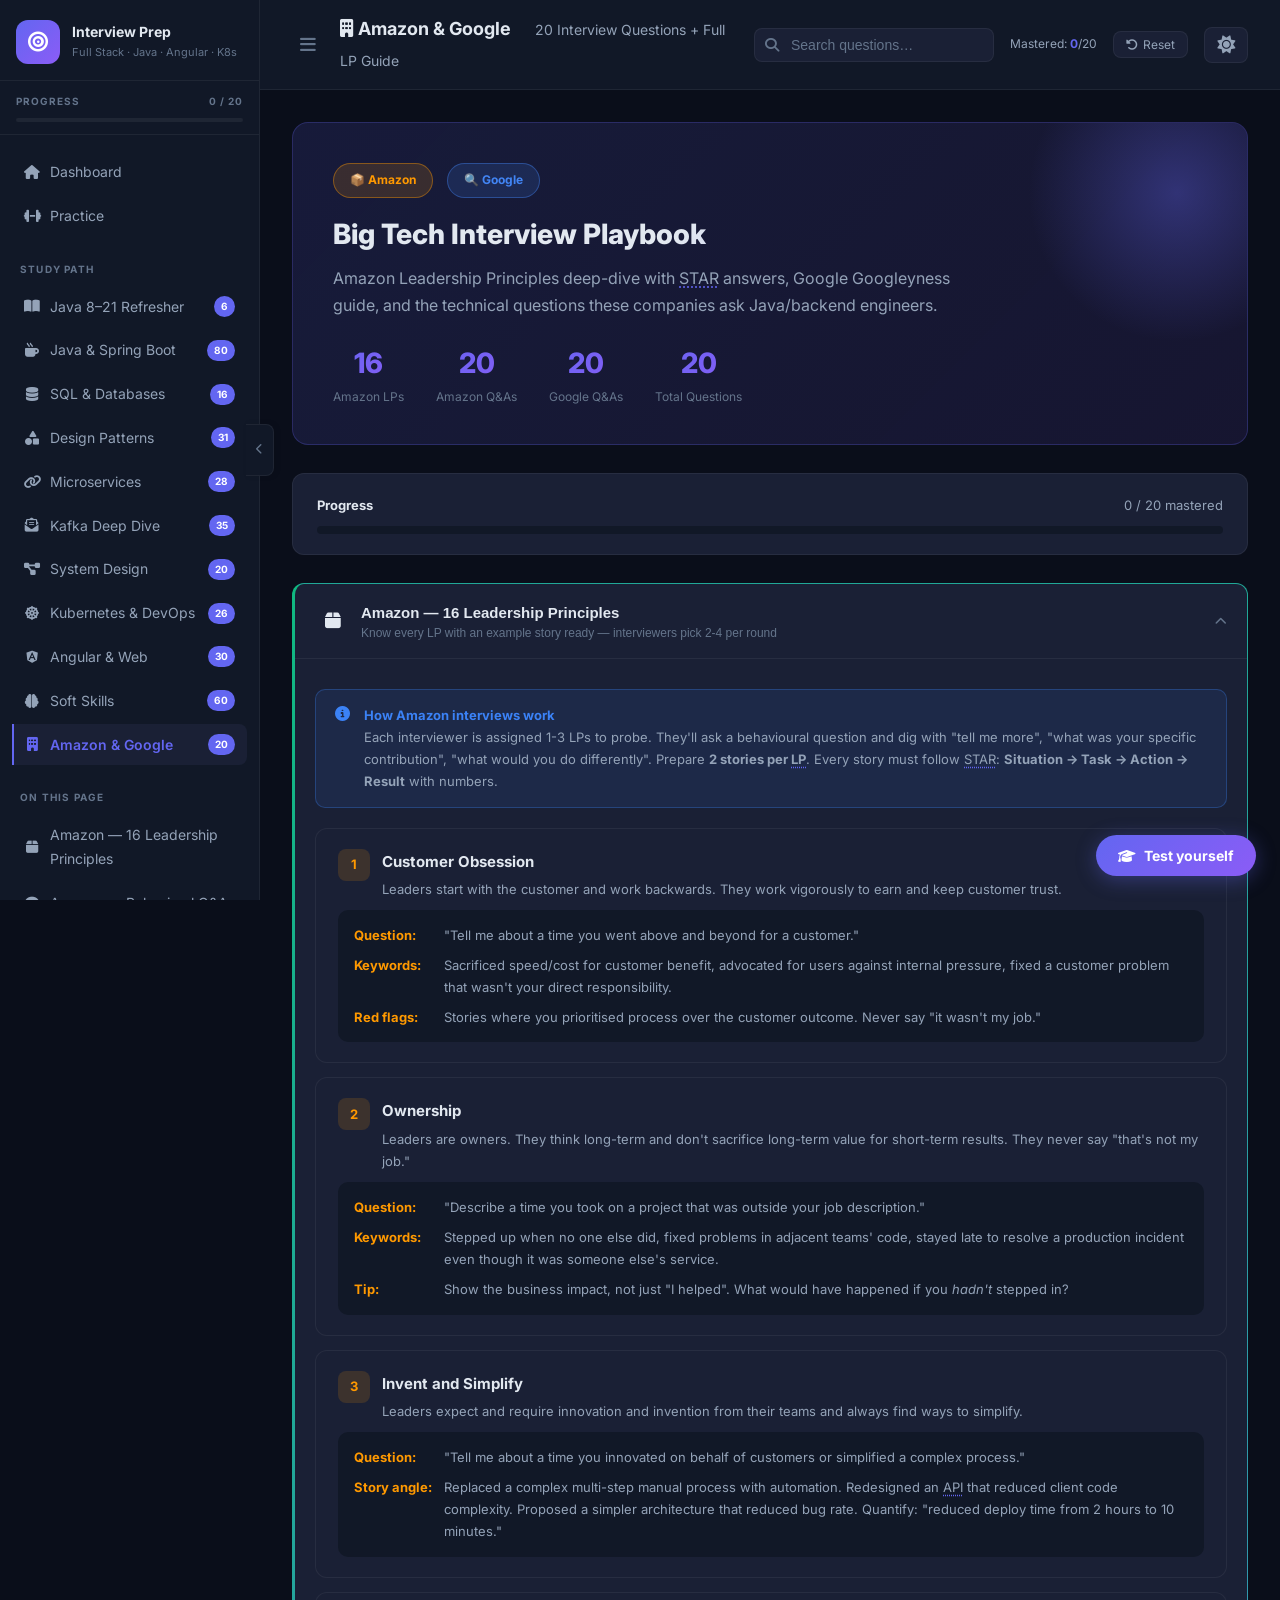
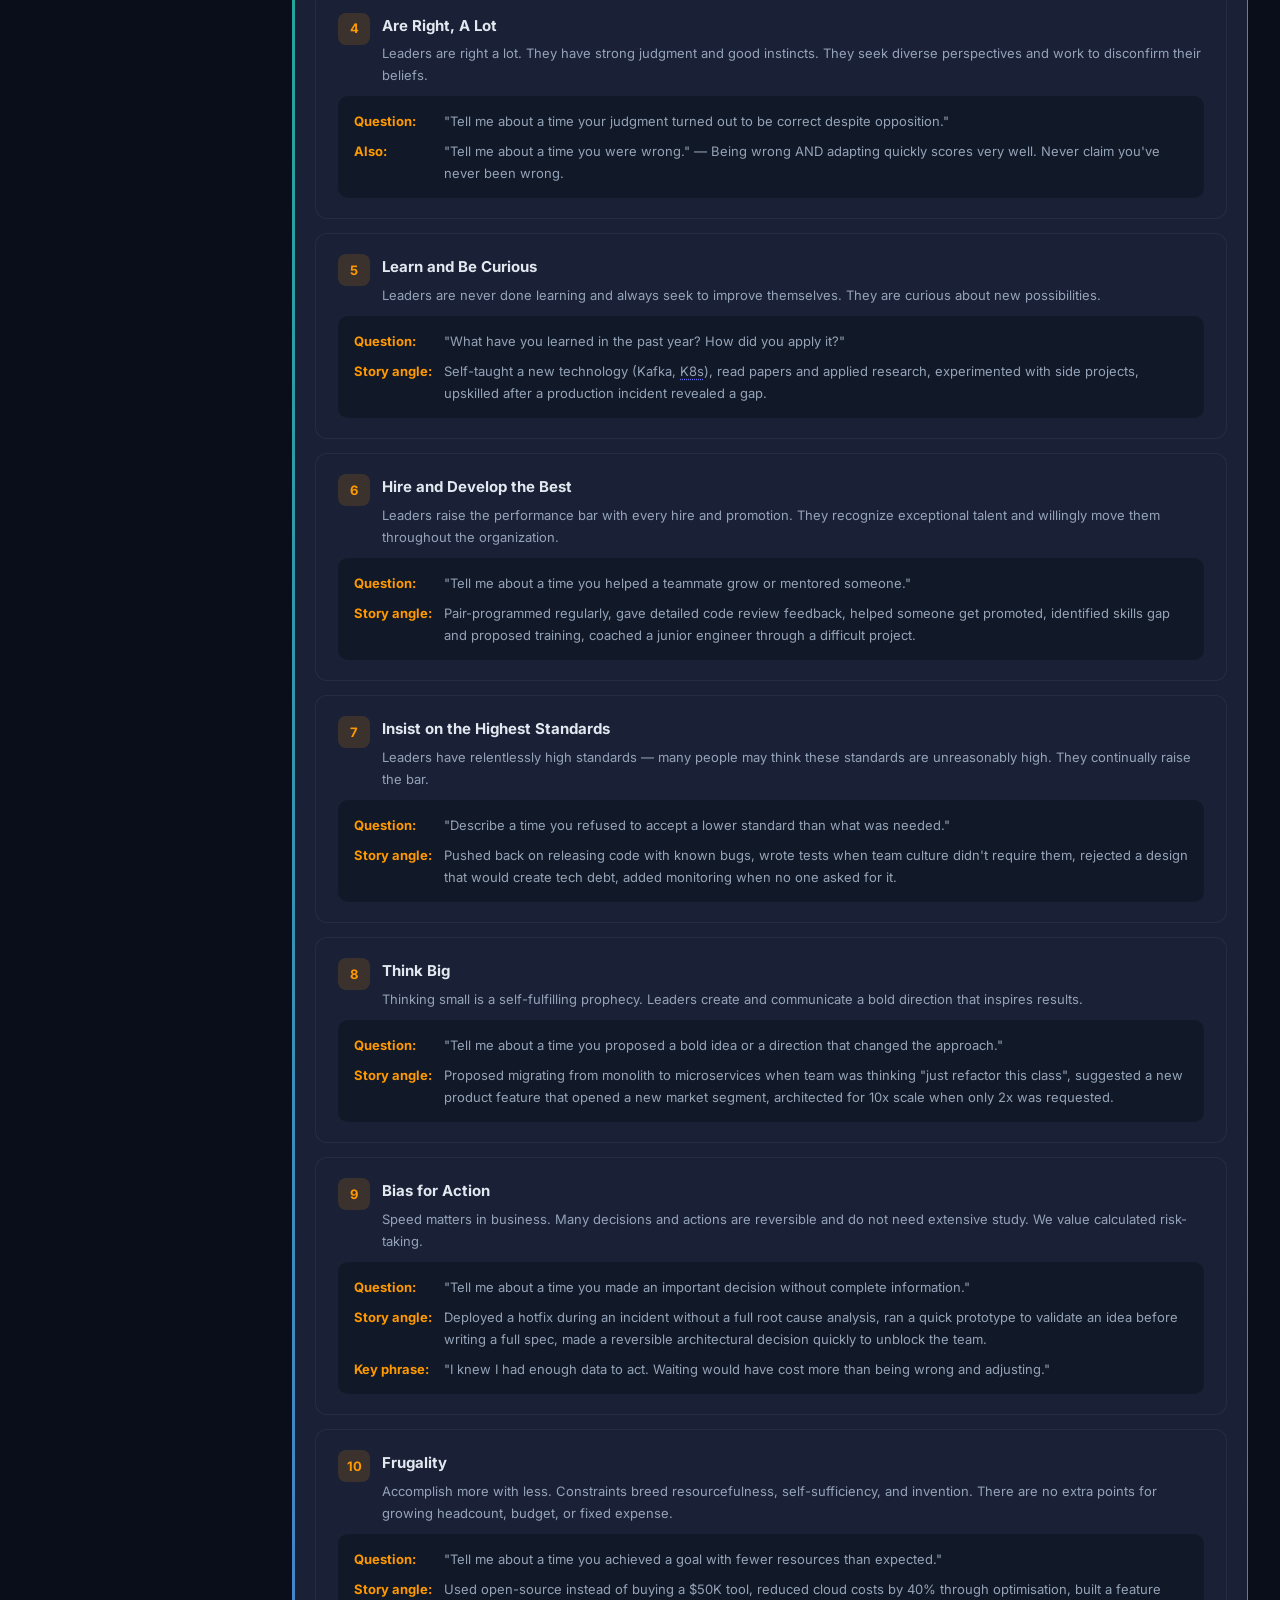
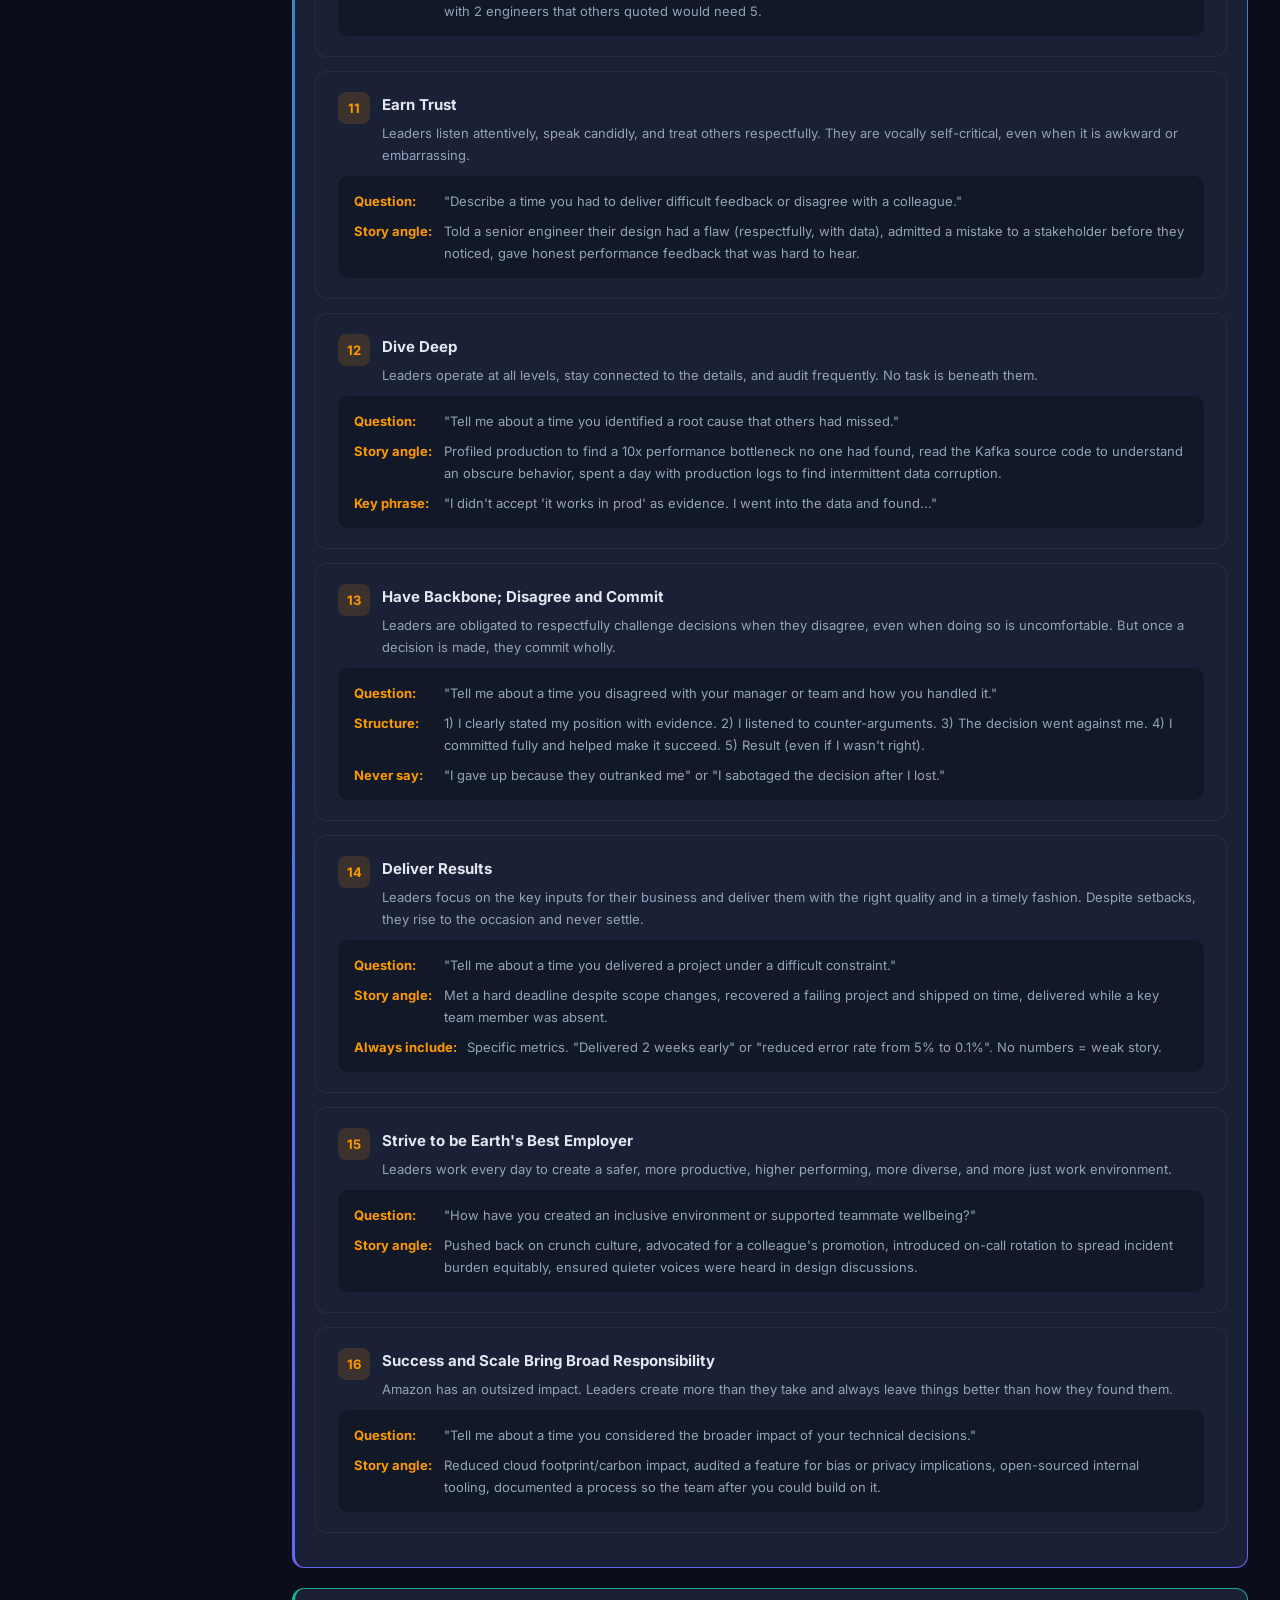
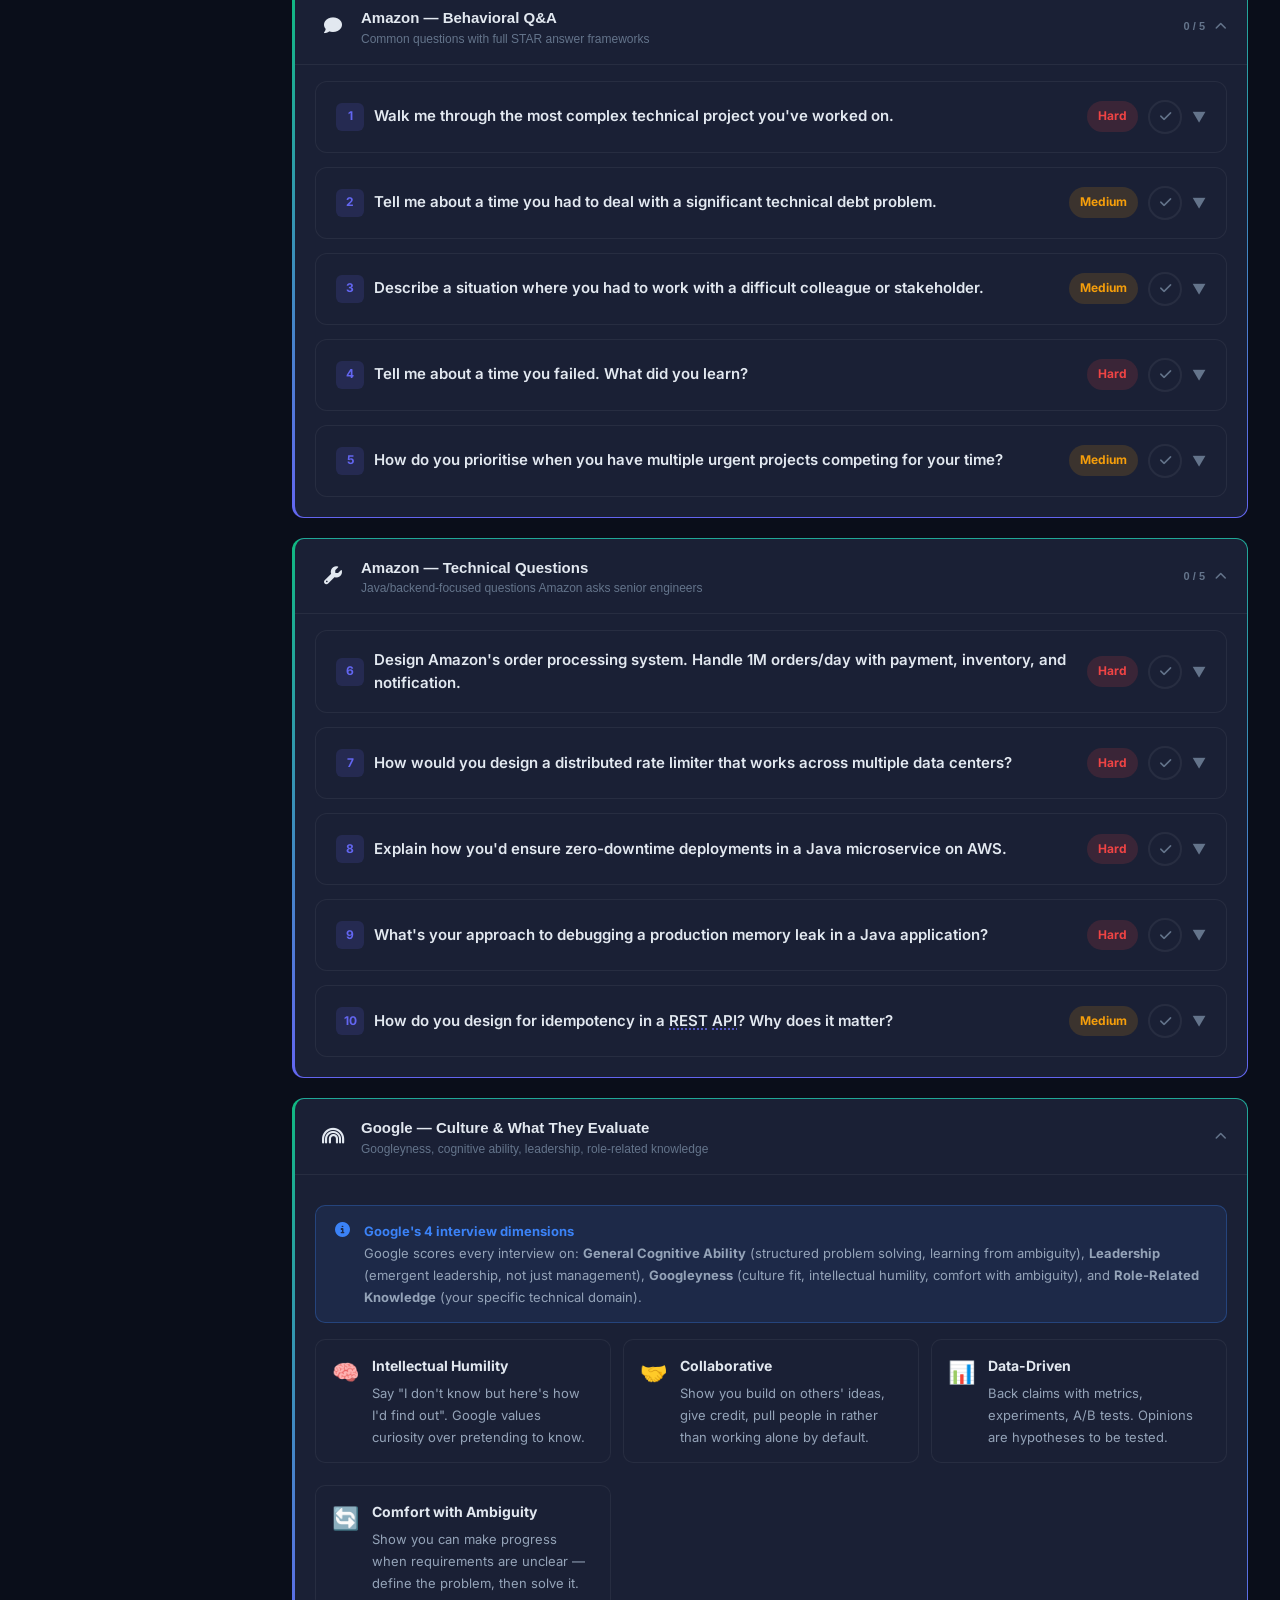
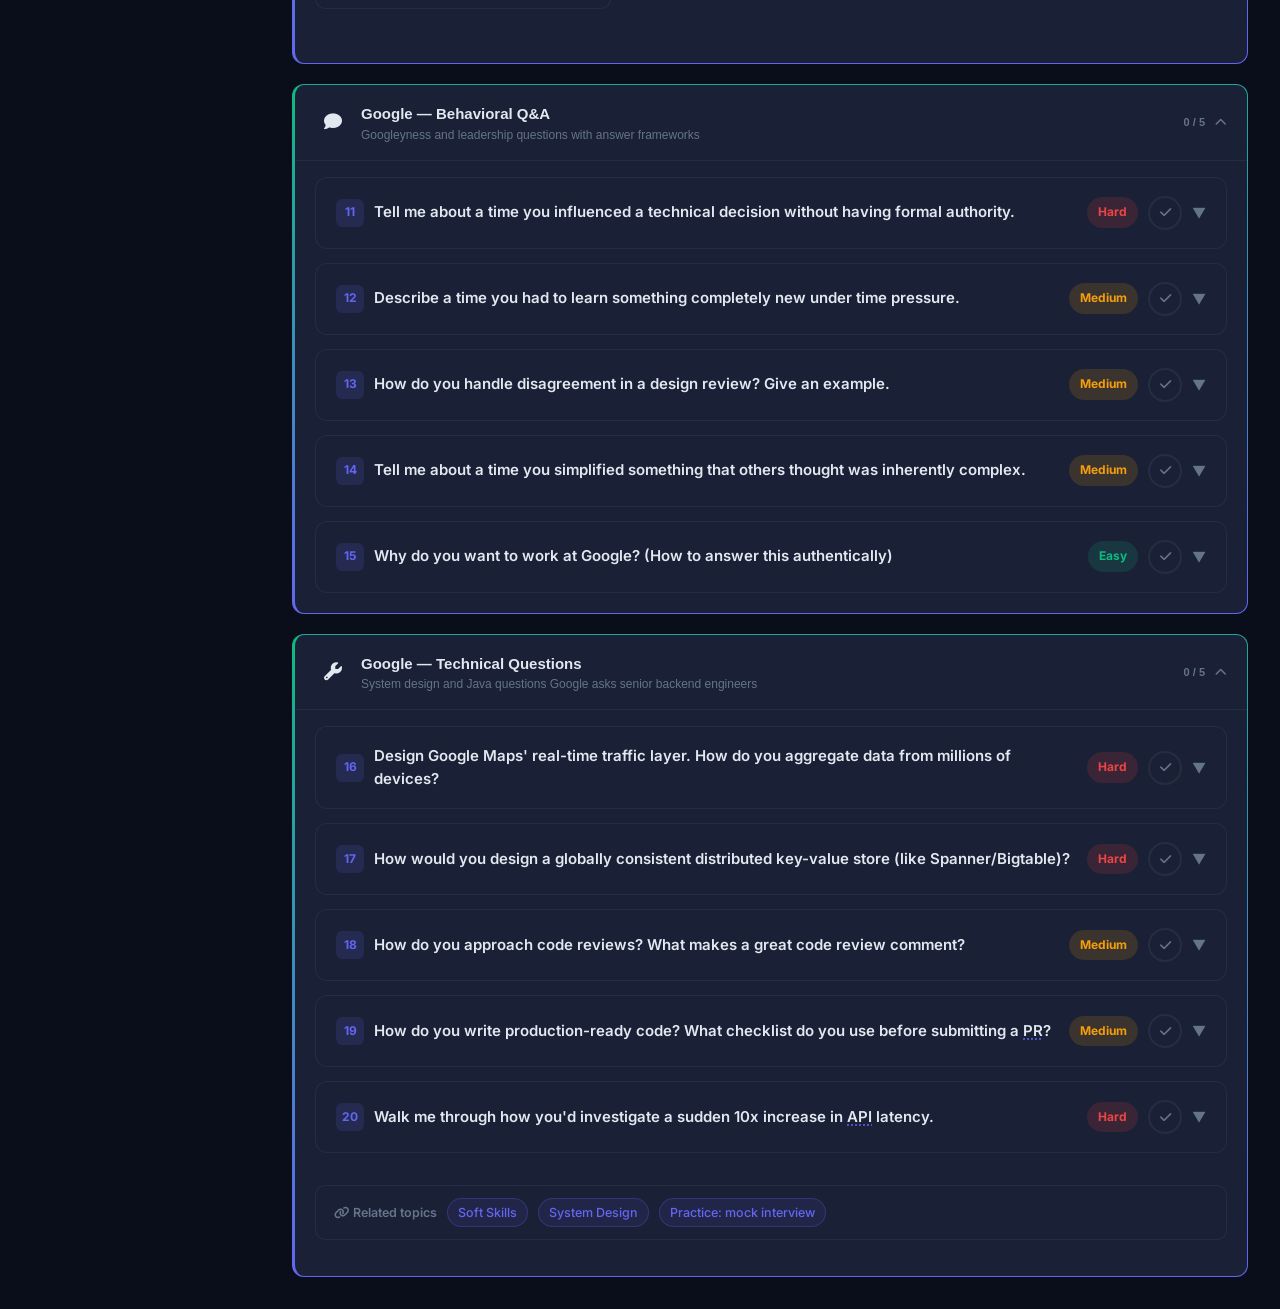
<file: big-tech.html>
<!DOCTYPE html>
<html lang="en" data-theme="dark">
<head>
  <meta charset="UTF-8">
  <meta name="viewport" content="width=device-width, initial-scale=1.0">
  <title>Amazon &amp; Google Interview — Interview Prep</title>
  <link rel="preconnect" href="https://fonts.googleapis.com">
  <link href="https://fonts.googleapis.com/css2?family=Inter:wght@400;500;600;700;800&family=JetBrains+Mono:wght@400;500&display=swap" rel="stylesheet">
  <link rel="stylesheet" href="css/styles.css?v=17">
  <link rel="stylesheet" href="https://cdnjs.cloudflare.com/ajax/libs/font-awesome/6.7.2/css/all.min.css">
  <style>
    .company-badge {
      display: inline-flex; align-items: center; gap: 8px;
      padding: 6px 16px; border-radius: 99px;
      font-size: 12px; font-weight: 700; margin-right: 10px; margin-bottom: 8px;
    }
    .amazon { background: rgba(255,153,0,.15); border: 1px solid rgba(255,153,0,.4); color: #ff9900; }
    .google  { background: rgba(66,133,244,.15); border: 1px solid rgba(66,133,244,.4);  color: #4285f4; }
    .lp-card {
      background: var(--bg-card);
      border: 1px solid var(--border-subtle);
      border-radius: 12px;
      padding: 20px 22px;
      margin-bottom: 14px;
      transition: border-color .2s;
    }
    .lp-card:hover { border-color: var(--border); }
    .lp-header { display: flex; gap: 12px; align-items: flex-start; margin-bottom: 10px; }
    .lp-num {
      min-width: 32px; height: 32px;
      background: rgba(255,153,0,.15); border-radius: 8px;
      display: flex; align-items: center; justify-content: center;
      font-size: 13px; font-weight: 700; color: #ff9900;
    }
    .lp-name { font-weight: 700; font-size: 15px; margin-bottom: 4px; }
    .lp-desc { font-size: 13px; color: var(--text-secondary); }
    .star-box {
      background: var(--bg-secondary);
      border-radius: 10px;
      padding: 14px 16px;
      margin-top: 10px;
    }
    .star-row { display: flex; gap: 10px; font-size: 13px; margin-bottom: 8px; }
    .star-row:last-child { margin-bottom: 0; }
    .star-label {
      font-weight: 700; color: #ff9900;
      min-width: 80px;
    }
    .star-row p { color: var(--text-secondary); flex: 1; }
    .google-value {
      display: flex; gap: 10px; align-items: flex-start;
      background: var(--bg-card); border: 1px solid var(--border-subtle);
      border-radius: 10px; padding: 14px 16px; margin-bottom: 10px;
    }
    .google-icon { font-size: 22px; min-width: 30px; }
    .google-value h4 { font-size: 14px; font-weight: 700; margin-bottom: 4px; }
    .google-value p  { font-size: 13px; color: var(--text-secondary); }
    .question-prompt {
      background: linear-gradient(135deg, rgba(66,133,244,.08), rgba(66,133,244,.04));
      border: 1px solid rgba(66,133,244,.25);
      border-radius: 10px;
      padding: 14px 16px;
      font-size: 14px;
      color: var(--text-secondary);
      margin: 10px 0;
    }
    .question-prompt strong { color: var(--text-primary); }
  </style>
</head>
<body>
<div class="layout">

  <aside class="sidebar"></aside>

  <div class="main">
    <div class="topbar">
      <button class="menu-toggle"><i class="fa-solid fa-bars"></i></button>
      <div class="topbar-title"><i class="fa-solid fa-building"></i> Amazon &amp; Google <span><span data-qcount></span> Interview Questions + Full LP Guide</span></div>
      <div class="search-box"><i class="fa-solid fa-magnifying-glass search-icon"></i><input id="searchInput" type="text" placeholder="Search questions…"></div>
      <button class="theme-toggle" id="themeToggle" onclick="toggleTheme()"><i class="fa-solid fa-sun"></i></button>
    </div>

    <div class="content">

      <!-- Hero -->
      <div class="hero mb-28">
        <div class="mb-12">
          <span class="company-badge amazon">📦 Amazon</span>
          <span class="company-badge google">🔍 Google</span>
        </div>
        <h1 style="font-size:28px">Big Tech Interview Playbook</h1>
        <p>Amazon Leadership Principles deep-dive with STAR answers, Google Googleyness guide, and the technical questions these companies ask Java/backend engineers.</p>
        <div class="hero-stats mt-20">
          <div class="hero-stat"><div class="num" style="color:#ff9900">16</div><div class="lbl">Amazon LPs</div></div>
          <div class="hero-stat"><div class="num" style="color:#ff9900">20</div><div class="lbl">Amazon Q&amp;As</div></div>
          <div class="hero-stat"><div class="num" style="color:#4285f4">20</div><div class="lbl">Google Q&amp;As</div></div>
          <div class="hero-stat"><div class="num" data-qcount></div><div class="lbl">Total Questions</div></div>
        </div>
      </div>

      <div class="progress-wrap">
        <div class="progress-label"><strong>Progress</strong><span id="progressLabel"></span></div>
        <div class="progress-bar"><div class="progress-fill" id="progressFill" style="width:0%"></div></div>
      </div>

      <!-- ═══════════════════════════════════
           AMAZON — LEADERSHIP PRINCIPLES
      ═══════════════════════════════════ -->
      <div class="section-header" id="amazon-lp">
        <div class="section-icon chip-aws"><i class="fa-solid fa-box"></i></div>
        <div><h2>Amazon — 16 Leadership Principles</h2><p>Know every LP with an example story ready — interviewers pick 2-4 per round</p></div>
      </div>

      <div class="callout info mb-20">
        <span class="callout-icon">ℹ️</span>
        <div>
          <span class="callout-title">How Amazon interviews work</span>
          <div class="callout-body">Each interviewer is assigned 1-3 LPs to probe. They'll ask a behavioural question and dig with "tell me more", "what was your specific contribution", "what would you do differently". Prepare <strong>2 stories per LP</strong>. Every story must follow STAR: <strong>Situation → Task → Action → Result</strong> with numbers.</div>
        </div>
      </div>

      <!-- LP Grid -->
      <div class="lp-card">
        <div class="lp-header"><div class="lp-num">1</div><div><div class="lp-name">Customer Obsession</div><div class="lp-desc">Leaders start with the customer and work backwards. They work vigorously to earn and keep customer trust.</div></div></div>
        <div class="star-box">
          <div class="star-row"><span class="star-label">Question:</span><p>"Tell me about a time you went above and beyond for a customer."</p></div>
          <div class="star-row"><span class="star-label">Keywords:</span><p>Sacrificed speed/cost for customer benefit, advocated for users against internal pressure, fixed a customer problem that wasn't your direct responsibility.</p></div>
          <div class="star-row"><span class="star-label">Red flags:</span><p>Stories where you prioritised process over the customer outcome. Never say "it wasn't my job."</p></div>
        </div>
      </div>

      <div class="lp-card">
        <div class="lp-header"><div class="lp-num">2</div><div><div class="lp-name">Ownership</div><div class="lp-desc">Leaders are owners. They think long-term and don't sacrifice long-term value for short-term results. They never say "that's not my job."</div></div></div>
        <div class="star-box">
          <div class="star-row"><span class="star-label">Question:</span><p>"Describe a time you took on a project that was outside your job description."</p></div>
          <div class="star-row"><span class="star-label">Keywords:</span><p>Stepped up when no one else did, fixed problems in adjacent teams' code, stayed late to resolve a production incident even though it was someone else's service.</p></div>
          <div class="star-row"><span class="star-label">Tip:</span><p>Show the business impact, not just "I helped". What would have happened if you <em>hadn't</em> stepped in?</p></div>
        </div>
      </div>

      <div class="lp-card">
        <div class="lp-header"><div class="lp-num">3</div><div><div class="lp-name">Invent and Simplify</div><div class="lp-desc">Leaders expect and require innovation and invention from their teams and always find ways to simplify.</div></div></div>
        <div class="star-box">
          <div class="star-row"><span class="star-label">Question:</span><p>"Tell me about a time you innovated on behalf of customers or simplified a complex process."</p></div>
          <div class="star-row"><span class="star-label">Story angle:</span><p>Replaced a complex multi-step manual process with automation. Redesigned an API that reduced client code complexity. Proposed a simpler architecture that reduced bug rate. Quantify: "reduced deploy time from 2 hours to 10 minutes."</p></div>
        </div>
      </div>

      <div class="lp-card">
        <div class="lp-header"><div class="lp-num">4</div><div><div class="lp-name">Are Right, A Lot</div><div class="lp-desc">Leaders are right a lot. They have strong judgment and good instincts. They seek diverse perspectives and work to disconfirm their beliefs.</div></div></div>
        <div class="star-box">
          <div class="star-row"><span class="star-label">Question:</span><p>"Tell me about a time your judgment turned out to be correct despite opposition."</p></div>
          <div class="star-row"><span class="star-label">Also:</span><p>"Tell me about a time you were wrong." — Being wrong AND adapting quickly scores very well. Never claim you've never been wrong.</p></div>
        </div>
      </div>

      <div class="lp-card">
        <div class="lp-header"><div class="lp-num">5</div><div><div class="lp-name">Learn and Be Curious</div><div class="lp-desc">Leaders are never done learning and always seek to improve themselves. They are curious about new possibilities.</div></div></div>
        <div class="star-box">
          <div class="star-row"><span class="star-label">Question:</span><p>"What have you learned in the past year? How did you apply it?"</p></div>
          <div class="star-row"><span class="star-label">Story angle:</span><p>Self-taught a new technology (Kafka, K8s), read papers and applied research, experimented with side projects, upskilled after a production incident revealed a gap.</p></div>
        </div>
      </div>

      <div class="lp-card">
        <div class="lp-header"><div class="lp-num">6</div><div><div class="lp-name">Hire and Develop the Best</div><div class="lp-desc">Leaders raise the performance bar with every hire and promotion. They recognize exceptional talent and willingly move them throughout the organization.</div></div></div>
        <div class="star-box">
          <div class="star-row"><span class="star-label">Question:</span><p>"Tell me about a time you helped a teammate grow or mentored someone."</p></div>
          <div class="star-row"><span class="star-label">Story angle:</span><p>Pair-programmed regularly, gave detailed code review feedback, helped someone get promoted, identified skills gap and proposed training, coached a junior engineer through a difficult project.</p></div>
        </div>
      </div>

      <div class="lp-card">
        <div class="lp-header"><div class="lp-num">7</div><div><div class="lp-name">Insist on the Highest Standards</div><div class="lp-desc">Leaders have relentlessly high standards — many people may think these standards are unreasonably high. They continually raise the bar.</div></div></div>
        <div class="star-box">
          <div class="star-row"><span class="star-label">Question:</span><p>"Describe a time you refused to accept a lower standard than what was needed."</p></div>
          <div class="star-row"><span class="star-label">Story angle:</span><p>Pushed back on releasing code with known bugs, wrote tests when team culture didn't require them, rejected a design that would create tech debt, added monitoring when no one asked for it.</p></div>
        </div>
      </div>

      <div class="lp-card">
        <div class="lp-header"><div class="lp-num">8</div><div><div class="lp-name">Think Big</div><div class="lp-desc">Thinking small is a self-fulfilling prophecy. Leaders create and communicate a bold direction that inspires results.</div></div></div>
        <div class="star-box">
          <div class="star-row"><span class="star-label">Question:</span><p>"Tell me about a time you proposed a bold idea or a direction that changed the approach."</p></div>
          <div class="star-row"><span class="star-label">Story angle:</span><p>Proposed migrating from monolith to microservices when team was thinking "just refactor this class", suggested a new product feature that opened a new market segment, architected for 10x scale when only 2x was requested.</p></div>
        </div>
      </div>

      <div class="lp-card">
        <div class="lp-header"><div class="lp-num">9</div><div><div class="lp-name">Bias for Action</div><div class="lp-desc">Speed matters in business. Many decisions and actions are reversible and do not need extensive study. We value calculated risk-taking.</div></div></div>
        <div class="star-box">
          <div class="star-row"><span class="star-label">Question:</span><p>"Tell me about a time you made an important decision without complete information."</p></div>
          <div class="star-row"><span class="star-label">Story angle:</span><p>Deployed a hotfix during an incident without a full root cause analysis, ran a quick prototype to validate an idea before writing a full spec, made a reversible architectural decision quickly to unblock the team.</p></div>
          <div class="star-row"><span class="star-label">Key phrase:</span><p>"I knew I had enough data to act. Waiting would have cost more than being wrong and adjusting."</p></div>
        </div>
      </div>

      <div class="lp-card">
        <div class="lp-header"><div class="lp-num">10</div><div><div class="lp-name">Frugality</div><div class="lp-desc">Accomplish more with less. Constraints breed resourcefulness, self-sufficiency, and invention. There are no extra points for growing headcount, budget, or fixed expense.</div></div></div>
        <div class="star-box">
          <div class="star-row"><span class="star-label">Question:</span><p>"Tell me about a time you achieved a goal with fewer resources than expected."</p></div>
          <div class="star-row"><span class="star-label">Story angle:</span><p>Used open-source instead of buying a $50K tool, reduced cloud costs by 40% through optimisation, built a feature with 2 engineers that others quoted would need 5.</p></div>
        </div>
      </div>

      <div class="lp-card">
        <div class="lp-header"><div class="lp-num">11</div><div><div class="lp-name">Earn Trust</div><div class="lp-desc">Leaders listen attentively, speak candidly, and treat others respectfully. They are vocally self-critical, even when it is awkward or embarrassing.</div></div></div>
        <div class="star-box">
          <div class="star-row"><span class="star-label">Question:</span><p>"Describe a time you had to deliver difficult feedback or disagree with a colleague."</p></div>
          <div class="star-row"><span class="star-label">Story angle:</span><p>Told a senior engineer their design had a flaw (respectfully, with data), admitted a mistake to a stakeholder before they noticed, gave honest performance feedback that was hard to hear.</p></div>
        </div>
      </div>

      <div class="lp-card">
        <div class="lp-header"><div class="lp-num">12</div><div><div class="lp-name">Dive Deep</div><div class="lp-desc">Leaders operate at all levels, stay connected to the details, and audit frequently. No task is beneath them.</div></div></div>
        <div class="star-box">
          <div class="star-row"><span class="star-label">Question:</span><p>"Tell me about a time you identified a root cause that others had missed."</p></div>
          <div class="star-row"><span class="star-label">Story angle:</span><p>Profiled production to find a 10x performance bottleneck no one had found, read the Kafka source code to understand an obscure behavior, spent a day with production logs to find intermittent data corruption.</p></div>
          <div class="star-row"><span class="star-label">Key phrase:</span><p>"I didn't accept 'it works in prod' as evidence. I went into the data and found..."</p></div>
        </div>
      </div>

      <div class="lp-card">
        <div class="lp-header"><div class="lp-num">13</div><div><div class="lp-name">Have Backbone; Disagree and Commit</div><div class="lp-desc">Leaders are obligated to respectfully challenge decisions when they disagree, even when doing so is uncomfortable. But once a decision is made, they commit wholly.</div></div></div>
        <div class="star-box">
          <div class="star-row"><span class="star-label">Question:</span><p>"Tell me about a time you disagreed with your manager or team and how you handled it."</p></div>
          <div class="star-row"><span class="star-label">Structure:</span><p>1) I clearly stated my position with evidence. 2) I listened to counter-arguments. 3) The decision went against me. 4) I committed fully and helped make it succeed. 5) Result (even if I wasn't right).</p></div>
          <div class="star-row"><span class="star-label">Never say:</span><p>"I gave up because they outranked me" or "I sabotaged the decision after I lost."</p></div>
        </div>
      </div>

      <div class="lp-card">
        <div class="lp-header"><div class="lp-num">14</div><div><div class="lp-name">Deliver Results</div><div class="lp-desc">Leaders focus on the key inputs for their business and deliver them with the right quality and in a timely fashion. Despite setbacks, they rise to the occasion and never settle.</div></div></div>
        <div class="star-box">
          <div class="star-row"><span class="star-label">Question:</span><p>"Tell me about a time you delivered a project under a difficult constraint."</p></div>
          <div class="star-row"><span class="star-label">Story angle:</span><p>Met a hard deadline despite scope changes, recovered a failing project and shipped on time, delivered while a key team member was absent.</p></div>
          <div class="star-row"><span class="star-label">Always include:</span><p>Specific metrics. "Delivered 2 weeks early" or "reduced error rate from 5% to 0.1%". No numbers = weak story.</p></div>
        </div>
      </div>

      <div class="lp-card">
        <div class="lp-header"><div class="lp-num">15</div><div><div class="lp-name">Strive to be Earth's Best Employer</div><div class="lp-desc">Leaders work every day to create a safer, more productive, higher performing, more diverse, and more just work environment.</div></div></div>
        <div class="star-box">
          <div class="star-row"><span class="star-label">Question:</span><p>"How have you created an inclusive environment or supported teammate wellbeing?"</p></div>
          <div class="star-row"><span class="star-label">Story angle:</span><p>Pushed back on crunch culture, advocated for a colleague's promotion, introduced on-call rotation to spread incident burden equitably, ensured quieter voices were heard in design discussions.</p></div>
        </div>
      </div>

      <div class="lp-card">
        <div class="lp-header"><div class="lp-num">16</div><div><div class="lp-name">Success and Scale Bring Broad Responsibility</div><div class="lp-desc">Amazon has an outsized impact. Leaders create more than they take and always leave things better than how they found them.</div></div></div>
        <div class="star-box">
          <div class="star-row"><span class="star-label">Question:</span><p>"Tell me about a time you considered the broader impact of your technical decisions."</p></div>
          <div class="star-row"><span class="star-label">Story angle:</span><p>Reduced cloud footprint/carbon impact, audited a feature for bias or privacy implications, open-sourced internal tooling, documented a process so the team after you could build on it.</p></div>
        </div>
      </div>

      <!-- ════ AMAZON BEHAVIORAL ════ -->
      <div class="section-header" id="amazon-behavioral">
        <div class="section-icon chip-aws"><i class="fa-solid fa-comment"></i></div>
        <div><h2>Amazon — Behavioral Q&amp;A</h2><p>Common questions with full STAR answer frameworks</p></div>
      </div>

      <div class="qa-list">

        <div class="qa-card">
          <div class="qa-question"><div class="qa-num">1</div><div class="qa-question-text">Walk me through the most complex technical project you've worked on.</div><span class="qa-difficulty diff-hard">Hard</span><span class="qa-chevron">▼</span></div>
          <div class="qa-answer">
            <p><strong>This tests:</strong> Dive Deep, Deliver Results, Think Big, Invent and Simplify.</p>
            <p><strong>Framework:</strong></p>
            <ul>
              <li><strong>S</strong>: Set the scale — how many users, how much data, what business impact</li>
              <li><strong>T</strong>: What was your specific responsibility (avoid "we")</li>
              <li><strong>A</strong>: Walk through your specific decisions — what alternatives you considered and why you chose this approach</li>
              <li><strong>R</strong>: Concrete numbers — latency improvement, cost reduction, reliability gain, revenue impact</li>
            </ul>
            <div class="callout tip"><span class="callout-icon">💡</span><div><span class="callout-title">Do</span><div class="callout-body">Pick a project where YOU made a consequential architectural or engineering decision. Talk about trade-offs you evaluated. Mention a mistake you made and how you corrected it — this shows Dive Deep + Earn Trust.</div></div></div>
            <div class="callout danger"><span class="callout-icon">🚫</span><div><span class="callout-title">Avoid</span><div class="callout-body">"We built X and it was great." No individual ownership. "The team decided." No demonstrated judgment. Projects without measurable outcomes.</div></div></div>
          </div>
        </div>

        <div class="qa-card">
          <div class="qa-question"><div class="qa-num">2</div><div class="qa-question-text">Tell me about a time you had to deal with a significant technical debt problem.</div><span class="qa-difficulty diff-medium">Medium</span><span class="qa-chevron">▼</span></div>
          <div class="qa-answer">
            <p><strong>This tests:</strong> Insist on Highest Standards, Ownership, Deliver Results.</p>
            <div class="star-box">
              <div class="star-row"><span class="star-label">S:</span><p>Our payment service had grown organically over 4 years. It had no unit tests, mixed SQL directly in controllers, and any change caused unpredictable failures. Deployment took 2 hours and required manual steps.</p></div>
              <div class="star-row"><span class="star-label">T:</span><p>I was tasked with adding a new payment method. I could hack it in a week or advocate for fixing the foundation first.</p></div>
              <div class="star-row"><span class="star-label">A:</span><p>I wrote a proposal quantifying the cost: 3 production incidents in 6 months, each averaging 4h × 3 engineers = 72 engineer-hours. I modeled that 3 weeks of refactoring would recover that cost in 4 months. Got approval. I split the work: extracted repository layer (no behaviour change), added tests for critical paths, automated deployment. Delivered the new payment method in week 4 with full test coverage.</p></div>
              <div class="star-row"><span class="star-label">R:</span><p>Deployment time dropped from 2h to 12 minutes. Zero production incidents over the next 6 months. Feature velocity in that service increased 40% as measured by PRs merged per sprint.</p></div>
            </div>
          </div>
        </div>

        <div class="qa-card">
          <div class="qa-question"><div class="qa-num">3</div><div class="qa-question-text">Describe a situation where you had to work with a difficult colleague or stakeholder.</div><span class="qa-difficulty diff-medium">Medium</span><span class="qa-chevron">▼</span></div>
          <div class="qa-answer">
            <p><strong>This tests:</strong> Earn Trust, Have Backbone, Deliver Results.</p>
            <p><strong>Key principles:</strong></p>
            <ul>
              <li>Never badmouth the person — focus on the professional disagreement, not their character</li>
              <li>Show you took responsibility for the relationship dynamic too</li>
              <li>Show the outcome was a win for both parties</li>
            </ul>
            <div class="star-box">
              <div class="star-row"><span class="star-label">What to say:</span><p>"We had different priorities — they were optimising for delivery speed, I was concerned about reliability. I asked for a 30-minute meeting where I brought data: our last 3 major incidents were all caused by rushing. We agreed on a shared definition of 'done' that included automated tests and a canary deploy. The next release went out on time and with zero post-deploy incidents."</p></div>
            </div>
          </div>
        </div>

        <div class="qa-card">
          <div class="qa-question"><div class="qa-num">4</div><div class="qa-question-text">Tell me about a time you failed. What did you learn?</div><span class="qa-difficulty diff-hard">Hard</span><span class="qa-chevron">▼</span></div>
          <div class="qa-answer">
            <p><strong>This tests:</strong> Earn Trust (self-critical), Are Right A Lot (learn from mistakes), Learn and Be Curious.</p>
            <p><strong>This is one of the most important questions.</strong> Amazon explicitly wants people who are vocally self-critical. A weak or deflecting answer kills your chances.</p>
            <div class="callout tip"><span class="callout-icon">💡</span><div><span class="callout-title">Formula</span><div class="callout-body">Pick a real, significant failure (not "I worked too hard"). Explain what you did wrong specifically. Show what you learned and how you changed your behavior. Show the durable improvement. A candidate who's never failed is not credible; a candidate who failed and grew is exactly what Amazon wants.</div></div></div>
            <div class="star-box">
              <div class="star-row"><span class="star-label">Example:</span><p>"I shipped a database migration without testing it on a dataset representative of production. The migration ran fine on 100K rows in staging but timed out on 50M rows in prod, causing a 90-minute outage. I failed to Dive Deep into the data distribution. After that, I made it a personal standard to always run migrations against a production-sized data sample in pre-prod. I also introduced a migration checklist that the team now uses on every release."</p></div>
            </div>
          </div>
        </div>

        <div class="qa-card">
          <div class="qa-question"><div class="qa-num">5</div><div class="qa-question-text">How do you prioritise when you have multiple urgent projects competing for your time?</div><span class="qa-difficulty diff-medium">Medium</span><span class="qa-chevron">▼</span></div>
          <div class="qa-answer">
            <p><strong>This tests:</strong> Deliver Results, Bias for Action, Customer Obsession.</p>
            <p><strong>Framework to describe:</strong></p>
            <ol>
              <li>Identify customer impact of each item — which delays hurt users most?</li>
              <li>Identify reversibility — what's harder to undo? Do that first</li>
              <li>Check dependencies — is anyone else blocked by me? Unblock them first</li>
              <li>Communicate clearly — tell stakeholders of the others what to expect</li>
              <li>Time-box ruthlessly — use fixed time slots, don't let one project expand</li>
            </ol>
            <p>Then give a specific example from your experience where you used this approach.</p>
          </div>
        </div>

      </div>

      <!-- ════ AMAZON TECHNICAL ════ -->
      <div class="section-header" id="amazon-technical">
        <div class="section-icon chip-aws"><i class="fa-solid fa-wrench"></i></div>
        <div><h2>Amazon — Technical Questions</h2><p>Java/backend-focused questions Amazon asks senior engineers</p></div>
      </div>

      <div class="qa-list">

        <div class="qa-card">
          <div class="qa-question"><div class="qa-num">6</div><div class="qa-question-text">Design Amazon's order processing system. Handle 1M orders/day with payment, inventory, and notification.</div><span class="qa-difficulty diff-hard">Hard</span><span class="qa-chevron">▼</span></div>
          <div class="qa-answer">
            <p><strong>Clarify first:</strong> Average or peak? Global or one region? Consistency requirements for inventory? SLA for order confirmation?</p>
            <p><strong>High-level design:</strong></p>
            <ol>
              <li><strong>API Gateway</strong> → <strong>Order Service</strong>: validates request, creates order in PENDING state, publishes <code>OrderCreated</code> event via Kafka (Outbox pattern)</li>
              <li><strong>Payment Service</strong>: consumes event, charges card, publishes <code>PaymentCompleted</code> or <code>PaymentFailed</code></li>
              <li><strong>Inventory Service</strong>: consumes <code>PaymentCompleted</code>, reserves stock, publishes <code>InventoryReserved</code></li>
              <li><strong>Notification Service</strong>: consumes events, sends email/SMS/push</li>
              <li><strong>Saga orchestrator</strong>: watches all events; on failure, triggers compensating transactions (refund, release reservation)</li>
            </ol>
            <p><strong>Data:</strong> PostgreSQL per service (service-owns-data), Redis for session/idempotency keys, Kafka for event bus.</p>
            <div class="callout tip"><span class="callout-icon">💡</span><div><span class="callout-title">Amazon expects</span><div class="callout-body">Operational excellence thinking: how do you monitor each service? What's your on-call runbook? How do you handle a payment service brownout? Show you think about failure modes, not just happy paths.</div></div></div>
          </div>
        </div>

        <div class="qa-card">
          <div class="qa-question"><div class="qa-num">7</div><div class="qa-question-text">How would you design a distributed rate limiter that works across multiple data centers?</div><span class="qa-difficulty diff-hard">Hard</span><span class="qa-chevron">▼</span></div>
          <div class="qa-answer">
            <p>Single-node rate limiter (in-memory or single Redis) breaks with horizontal scaling. Distributed options:</p>
            <ul>
              <li><strong>Redis cluster with Lua script</strong> — atomic INCR + EXPIRE in one script; Redis handles replication. Latency ~1ms. Works well for ≤10 data centers</li>
              <li><strong>Token bucket in Redis</strong> — store token count + last refill time; Lua script refills proportionally to time elapsed and deducts. Allows bursting</li>
              <li><strong>Approximate local counting + sync</strong> — each node keeps local counter; every 100ms syncs delta to Redis. Allows small overcount in exchange for much lower Redis load (Google's approach with Doorman)</li>
              <li><strong>Sliding window in Redis with sorted set</strong> — <code>ZADD</code> request timestamps, <code>ZREMRANGEBYSCORE</code> to remove old entries, <code>ZCARD</code> to count. Accurate but O(N) per request</li>
            </ul>
            <div class="callout tip"><span class="callout-icon">💡</span><div><span class="callout-title">Trade-off to mention</span><div class="callout-body">Cross-DC synchronous rate limiting adds latency for every request. Most production systems accept 5-10% overage and use local counting with eventual sync — the cost of occasional overage is less than the latency cost of perfect coordination.</div></div></div>
          </div>
        </div>

        <div class="qa-card">
          <div class="qa-question"><div class="qa-num">8</div><div class="qa-question-text">Explain how you'd ensure zero-downtime deployments in a Java microservice on AWS.</div><span class="qa-difficulty diff-hard">Hard</span><span class="qa-chevron">▼</span></div>
          <div class="qa-answer">
            <ul>
              <li><strong>Blue-Green or Rolling deploy</strong> — Kubernetes rolling update with <code>maxUnavailable: 0</code></li>
              <li><strong>Health probes</strong> — readiness probe ensures traffic only goes to healthy pods</li>
              <li><strong>Database migrations</strong> — always backwards-compatible: add columns (nullable), don't rename/remove in same deploy. Use Flyway with expand/contract pattern</li>
              <li><strong>API versioning</strong> — keep v1 and v2 endpoints running concurrently during transition</li>
              <li><strong>Connection draining</strong> — ALB connection draining gives in-flight requests time to complete before pod is terminated. Set <code>terminationGracePeriodSeconds</code> appropriately</li>
              <li><strong>Feature flags</strong> — deploy code dark (off), test in prod, ramp traffic gradually, instant rollback by toggling flag</li>
              <li><strong>Circuit breaker</strong> — if new version has elevated error rate, circuit opens and routes to old version</li>
            </ul>
          </div>
        </div>

        <div class="qa-card">
          <div class="qa-question"><div class="qa-num">9</div><div class="qa-question-text">What's your approach to debugging a production memory leak in a Java application?</div><span class="qa-difficulty diff-hard">Hard</span><span class="qa-chevron">▼</span></div>
          <div class="qa-answer">
            <p><strong>This tests:</strong> Dive Deep, Deliver Results, Ownership.</p>
            <ol>
              <li><strong>Confirm it's a leak</strong> — heap used grows over time even after GC; OOMKilled events in K8s logs</li>
              <li><strong>Capture a heap dump</strong>: <code>jcmd &lt;pid&gt; GC.heap_dump /tmp/heap.hprof</code> or wait for OOM (<code>-XX:+HeapDumpOnOutOfMemoryError</code>)</li>
              <li><strong>Analyse with Eclipse MAT or VisualVM</strong> — "Dominator Tree" shows which objects hold most memory; "Leak Suspects" report often finds the culprit</li>
              <li><strong>Common culprits</strong>: static collections not cleared, listeners registered but never removed, ThreadLocal not removed after request, unbounded cache (Caffeine with no eviction), large byte[] held in session</li>
              <li><strong>Fix + verify</strong> — add metrics: <code>jvm_memory_used_bytes</code> in Prometheus/Grafana; deploy fix and watch the sawtooth pattern disappear</li>
            </ol>
          </div>
        </div>

        <div class="qa-card">
          <div class="qa-question"><div class="qa-num">10</div><div class="qa-question-text">How do you design for idempotency in a REST API? Why does it matter?</div><span class="qa-difficulty diff-medium">Medium</span><span class="qa-chevron">▼</span></div>
          <div class="qa-answer">
            <p>Idempotency ensures that repeating the same request produces the same result — critical for retries (network errors, timeouts, client retries).</p>
            <div class="code-block"><div class="code-header"><span class="code-lang">Java — Idempotency key pattern</span><button class="copy-btn">Copy</button></div><pre><code><span class="cmt">// Client sends Idempotency-Key header on POST</span>
<span class="cmt">// POST /api/payments  Idempotency-Key: client-generated-uuid</span>

<span class="ann">@PostMapping</span>(<span class="str">"/payments"</span>)
<span class="kw">public</span> <span class="typ">ResponseEntity</span>&lt;<span class="typ">PaymentResponse</span>&gt; <span class="fn">createPayment</span>(
        <span class="ann">@RequestHeader</span>(<span class="str">"Idempotency-Key"</span>) <span class="typ">String</span> idempotencyKey,
        <span class="ann">@RequestBody</span> <span class="typ">PaymentRequest</span> req) {

    <span class="cmt">// Check if we've already processed this key</span>
    <span class="kw">return</span> idempotencyStore.get(idempotencyKey)
        .map(cached -> <span class="typ">ResponseEntity</span>.ok(cached))   <span class="cmt">// return cached result</span>
        .orElseGet(() -> {
            <span class="typ">PaymentResponse</span> result = paymentService.process(req);
            idempotencyStore.store(idempotencyKey, result, <span class="typ">Duration</span>.ofHours(<span class="num">24</span>));
            <span class="kw">return</span> <span class="typ">ResponseEntity</span>.status(<span class="num">201</span>).body(result);
        });
}
<span class="cmt">// Store: Redis with TTL. Key must be scoped per customer to prevent cross-customer replay</span></code></pre></div>
            <p>HTTP methods: GET, PUT, DELETE are naturally idempotent. POST is not — use idempotency keys. PATCH may or may not be (depends on operation: "set to X" vs "add N").</p>
          </div>
        </div>

      </div>

      <!-- ═══════════════════════════════════
           GOOGLE
      ═══════════════════════════════════ -->
      <div class="section-header" id="google-culture">
        <div class="section-icon chip-gcp"><i class="fa-solid fa-rainbow"></i></div>
        <div><h2>Google — Culture &amp; What They Evaluate</h2><p>Googleyness, cognitive ability, leadership, role-related knowledge</p></div>
      </div>

      <div style="margin-bottom:24px">
        <div class="callout info">
          <span class="callout-icon">ℹ️</span>
          <div>
            <span class="callout-title">Google's 4 interview dimensions</span>
            <div class="callout-body">
              Google scores every interview on: <strong>General Cognitive Ability</strong> (structured problem solving, learning from ambiguity), <strong>Leadership</strong> (emergent leadership, not just management), <strong>Googleyness</strong> (culture fit, intellectual humility, comfort with ambiguity), and <strong>Role-Related Knowledge</strong> (your specific technical domain).
            </div>
          </div>
        </div>

        <div style="margin-top:16px;display:grid;grid-template-columns:repeat(auto-fill,minmax(220px,1fr));gap:12px">
          <div class="google-value"><span class="google-icon">🧠</span><div><h4>Intellectual Humility</h4><p>Say "I don't know but here's how I'd find out". Google values curiosity over pretending to know.</p></div></div>
          <div class="google-value"><span class="google-icon">🤝</span><div><h4>Collaborative</h4><p>Show you build on others' ideas, give credit, pull people in rather than working alone by default.</p></div></div>
          <div class="google-value"><span class="google-icon">📊</span><div><h4>Data-Driven</h4><p>Back claims with metrics, experiments, A/B tests. Opinions are hypotheses to be tested.</p></div></div>
          <div class="google-value"><span class="google-icon">🔄</span><div><h4>Comfort with Ambiguity</h4><p>Show you can make progress when requirements are unclear — define the problem, then solve it.</p></div></div>
        </div>
      </div>

      <!-- ════ GOOGLE BEHAVIORAL ════ -->
      <div class="section-header" id="google-behavioral">
        <div class="section-icon chip-gcp"><i class="fa-solid fa-comment"></i></div>
        <div><h2>Google — Behavioral Q&amp;A</h2><p>Googleyness and leadership questions with answer frameworks</p></div>
      </div>

      <div class="qa-list">

        <div class="qa-card">
          <div class="qa-question"><div class="qa-num">11</div><div class="qa-question-text">Tell me about a time you influenced a technical decision without having formal authority.</div><span class="qa-difficulty diff-hard">Hard</span><span class="qa-chevron">▼</span></div>
          <div class="qa-answer">
            <p><strong>This tests:</strong> Emergent leadership, collaboration, cognitive ability.</p>
            <p><strong>Google wants to see:</strong> You built a coalition through evidence and persuasion, not through hierarchy. You brought others along rather than going around them.</p>
            <div class="star-box">
              <div class="star-row"><span class="star-label">Framework:</span><p>1) Identify the problem and why it mattered. 2) Gather data / build prototype. 3) Find allies (who also cared?). 4) Present options with trade-offs, not a single mandate. 5) Let the team own the decision. 6) Result.</p></div>
              <div class="star-row"><span class="star-label">Key phrase:</span><p>"I didn't ask for permission — I built a working prototype over a weekend and shared the results. The numbers did the persuading."</p></div>
            </div>
          </div>
        </div>

        <div class="qa-card">
          <div class="qa-question"><div class="qa-num">12</div><div class="qa-question-text">Describe a time you had to learn something completely new under time pressure.</div><span class="qa-difficulty diff-medium">Medium</span><span class="qa-chevron">▼</span></div>
          <div class="qa-answer">
            <p><strong>This tests:</strong> General cognitive ability (learning speed), Googleyness.</p>
            <p><strong>What to show:</strong></p>
            <ul>
              <li>How you approached the learning (official docs → tutorials → hands-on → expert consultation)</li>
              <li>How you managed uncertainty ("I didn't know what I didn't know, so I first mapped out what questions I needed to answer")</li>
              <li>The meta-skill: how you learn, not just what you learned</li>
            </ul>
            <div class="callout tip"><span class="callout-icon">💡</span><div><span class="callout-title">Strong angle</span><div class="callout-body">Kubernetes, Kafka, a new cloud provider, a new programming language — pick the one where you went deepest fastest and had measurable impact within weeks. Explain your learning strategy, not just the outcome.</div></div></div>
          </div>
        </div>

        <div class="qa-card">
          <div class="qa-question"><div class="qa-num">13</div><div class="qa-question-text">How do you handle disagreement in a design review? Give an example.</div><span class="qa-difficulty diff-medium">Medium</span><span class="qa-chevron">▼</span></div>
          <div class="qa-answer">
            <p><strong>This tests:</strong> Collaboration, intellectual humility, leadership.</p>
            <p><strong>Google's pattern:</strong> Document the disagreement, discuss the trade-offs explicitly, run an experiment or prototype if the decision is reversible, make a time-bound decision if it's not.</p>
            <div class="star-box">
              <div class="star-row"><span class="star-label">Example:</span><p>"In a design review for our new caching layer, two engineers disagreed on Redis vs Memcached. Instead of debating, I suggested we write the trade-off matrix together: consistency model, cluster management, data types, client library maturity. Once we had it documented, the decision became obvious for our use case. The team aligned in 10 minutes."</p></div>
              <div class="star-row"><span class="star-label">Key phrase:</span><p>"I find that most engineering disagreements dissolve when you write down the constraints. People argue past each other because they're optimizing for different things."</p></div>
            </div>
          </div>
        </div>

        <div class="qa-card">
          <div class="qa-question"><div class="qa-num">14</div><div class="qa-question-text">Tell me about a time you simplified something that others thought was inherently complex.</div><span class="qa-difficulty diff-medium">Medium</span><span class="qa-chevron">▼</span></div>
          <div class="qa-answer">
            <p><strong>This tests:</strong> Cognitive ability, engineering judgment, Googleyness.</p>
            <p><strong>Good examples for full-stack engineers:</strong></p>
            <ul>
              <li>Replaced a custom event system with standard Java ApplicationEvents — same behaviour, 80% less code</li>
              <li>Replaced 6 microservices that had grown too small with 2 better-bounded services</li>
              <li>Eliminated a complex Angular state management layer by using signals and AsyncPipe instead of NgRx for a feature that didn't warrant the complexity</li>
              <li>Replaced an elaborate Helm chart with a simple Helm chart + Kustomize overlays that any engineer could understand</li>
            </ul>
          </div>
        </div>

        <div class="qa-card">
          <div class="qa-question"><div class="qa-num">15</div><div class="qa-question-text">Why do you want to work at Google? (How to answer this authentically)</div><span class="qa-difficulty diff-easy">Easy</span><span class="qa-chevron">▼</span></div>
          <div class="qa-answer">
            <p><strong>Don't say:</strong> "Great compensation", "amazing culture", "I've always dreamed of Google."</p>
            <p><strong>Do say something specific:</strong></p>
            <ul>
              <li>A specific Google technology or team that aligns with your expertise: "I've been using Cloud Spanner in my work and want to work on problems at that scale"</li>
              <li>A specific product you're passionate about and what you'd improve</li>
              <li>Google's approach to a problem that differs from your current experience: "Google's SRE model is something I've studied deeply and want to practice at the source"</li>
              <li>Research: "I read the Borg paper and Kubernetes is a direct descendant — I want to work closer to where those ideas originate"</li>
            </ul>
            <div class="callout tip"><span class="callout-icon">💡</span><div><span class="callout-title">Research</span><div class="callout-body">Mention a specific Google research paper, blog post, or open-source project that influenced your work. Shows you engage with Google's intellectual output, not just its brand.</div></div></div>
          </div>
        </div>

      </div>

      <!-- ════ GOOGLE TECHNICAL ════ -->
      <div class="section-header" id="google-technical">
        <div class="section-icon chip-gcp"><i class="fa-solid fa-wrench"></i></div>
        <div><h2>Google — Technical Questions</h2><p>System design and Java questions Google asks senior backend engineers</p></div>
      </div>

      <div class="qa-list">

        <div class="qa-card">
          <div class="qa-question"><div class="qa-num">16</div><div class="qa-question-text">Design Google Maps' real-time traffic layer. How do you aggregate data from millions of devices?</div><span class="qa-difficulty diff-hard">Hard</span><span class="qa-chevron">▼</span></div>
          <div class="qa-answer">
            <p><strong>Clarify:</strong> How often do devices report? What's the update latency requirement? What resolution (per-road segment vs per-intersection)?</p>
            <p><strong>Data pipeline:</strong></p>
            <ol>
              <li><strong>Device → Kafka</strong>: 500M devices × 1 report/30s = ~17M events/sec. Kafka partitioned by geo-hash</li>
              <li><strong>Stream processor (Flink/Kafka Streams)</strong>: aggregate speed data by road segment per 30s window; compute average speed, detect anomalies (accident = sudden speed drop)</li>
              <li><strong>Storage</strong>: Redis for current traffic (fast read, TTL 60s), BigTable for historical patterns (ML training), PostgreSQL with PostGIS for road network</li>
              <li><strong>Client delivery</strong>: WebSocket or Server-Sent Events for real-time updates; delta compression (only changed segments)</li>
            </ol>
            <div class="callout tip"><span class="callout-icon">💡</span><div><span class="callout-title">Google expects</span><span class="callout-body">They want to see you reason about data consistency trade-offs. Traffic data can be eventually consistent — a 30-second stale reading is acceptable. You don't need distributed transactions here. Also: how do you handle device privacy? Aggregate before storing, never store individual GPS traces.</span></div></div>
          </div>
        </div>

        <div class="qa-card">
          <div class="qa-question"><div class="qa-num">17</div><div class="qa-question-text">How would you design a globally consistent distributed key-value store (like Spanner/Bigtable)?</div><span class="qa-difficulty diff-hard">Hard</span><span class="qa-chevron">▼</span></div>
          <div class="qa-answer">
            <p>This is asking you to reason about distributed systems fundamentals that underpin Cloud Spanner.</p>
            <p><strong>Core challenges:</strong></p>
            <ul>
              <li><strong>Consistency across regions</strong> — Spanner uses TrueTime API (atomic clocks + GPS) for globally ordered timestamps. At Google, this is a hardware advantage. For us: hybrid logical clocks or vector clocks</li>
              <li><strong>Replication</strong> — Paxos/Raft per shard; Spanner uses Paxos groups (typically 5 replicas across 3+ regions)</li>
              <li><strong>Transactions</strong> — Two-phase locking within a shard; two-phase commit across shards (coordinator node per transaction)</li>
              <li><strong>Reads without coordination</strong> — stale reads can be served from any replica; strong reads go through the leader</li>
            </ul>
            <p><strong>Trade-off to mention:</strong> Global strong consistency costs ~100ms cross-region RTT. Most reads should use bounded staleness reads (10s-30s stale) for ~5ms local latency.</p>
          </div>
        </div>

        <div class="qa-card">
          <div class="qa-question"><div class="qa-num">18</div><div class="qa-question-text">How do you approach code reviews? What makes a great code review comment?</div><span class="qa-difficulty diff-medium">Medium</span><span class="qa-chevron">▼</span></div>
          <div class="qa-answer">
            <p><strong>This tests:</strong> Collaboration, engineering standards, leadership.</p>
            <p><strong>Google's code review culture is very specific:</strong></p>
            <ul>
              <li>Every change must be approved before merge — no exceptions</li>
              <li>Review within 24 hours (not letting PRs rot)</li>
              <li>Comments are labelled: <strong>nit:</strong> (minor style, can ignore), <strong>optional:</strong> (suggestion), or blocking</li>
              <li>Focus on: correctness, readability, test coverage, performance implications, security</li>
            </ul>
            <p><strong>Great review comment structure:</strong> "What the problem is" → "Why it matters" → "Suggested fix or alternative". Never just "this is wrong."</p>
            <div class="callout tip"><span class="callout-icon">💡</span><div><span class="callout-title">Google-specific</span><div class="callout-body">Mention you've read or agree with Google's Engineering Practices guide (it's public). They value reviewers who explain the "why" behind feedback, not just the "what". Also: separate correctness from style — correctness is blocking; style is a nit.</div></div></div>
          </div>
        </div>

        <div class="qa-card">
          <div class="qa-question"><div class="qa-num">19</div><div class="qa-question-text">How do you write production-ready code? What checklist do you use before submitting a PR?</div><span class="qa-difficulty diff-medium">Medium</span><span class="qa-chevron">▼</span></div>
          <div class="qa-answer">
            <p><strong>This tests:</strong> Insist on Highest Standards, Role-Related Knowledge.</p>
            <p><strong>My production-readiness checklist:</strong></p>
            <ul>
              <li>✅ Unit tests with meaningful assertions (not just coverage %)</li>
              <li>✅ Integration test for the happy path + one error case</li>
              <li>✅ Error cases handled: what happens at each external call failure?</li>
              <li>✅ Logging: enough to diagnose issues without exposing PII</li>
              <li>✅ Metrics: new Prometheus counters/gauges for meaningful operations</li>
              <li>✅ Alerting: will we know if this breaks in prod?</li>
              <li>✅ Documentation: complex logic explained inline; public API documented</li>
              <li>✅ Database migrations: backwards-compatible; tested on prod-sized data</li>
              <li>✅ Security: no secrets in code, SQL parameterised, input validated</li>
              <li>✅ Performance: no N+1 queries, no blocking calls in hot path</li>
            </ul>
          </div>
        </div>

        <div class="qa-card">
          <div class="qa-question"><div class="qa-num">20</div><div class="qa-question-text">Walk me through how you'd investigate a sudden 10x increase in API latency.</div><span class="qa-difficulty diff-hard">Hard</span><span class="qa-chevron">▼</span></div>
          <div class="qa-answer">
            <p><strong>This tests:</strong> Systematic debugging, Dive Deep, Deliver Results.</p>
            <p><strong>Systematic investigation — don't guess, measure:</strong></p>
            <ol>
              <li><strong>Scope</strong> — is it all endpoints or one? All users or a subset? All regions or one?</li>
              <li><strong>Timeline</strong> — when did it start? Correlate with deploys, traffic spikes, external events (certificate rotation, dependency updates)</li>
              <li><strong>Metrics</strong> — check p50 vs p99: if p50 is fine but p99 is high = tail latency issue (GC pause, connection pool exhaustion). If both high = systemic issue</li>
              <li><strong>Trace</strong> — pull distributed traces for slow requests. Which span is slow? DB query? External HTTP call? Kafka consumer lag?</li>
              <li><strong>Resource check</strong> — CPU, memory, network I/O, disk I/O on all services in the path. Connection pool utilisation</li>
              <li><strong>Dependency check</strong> — is a downstream service slow? Check its latency metrics</li>
              <li><strong>DB</strong> — check slow query log, lock waits, connection pool exhaustion, table bloat (VACUUM not running?)</li>
              <li><strong>Mitigation</strong> — can you rollback? Scale horizontally? Circuit break the slow dependency?</li>
            </ol>
            <div class="callout tip"><span class="callout-icon">💡</span><div><span class="callout-title">Key phrase</span><div class="callout-body">"I narrow the problem before proposing solutions. I'd rather spend 10 minutes on data than 2 hours fixing the wrong thing."</div></div></div>
          </div>
        </div>

      </div>

    <div class="related-pages">
      <span class="related-pages-label"><i class="fa-solid fa-link"></i> Related topics</span>
      <a href="soft-skills.html">Soft Skills</a>
      <a href="system-design.html">System Design</a>
      <a href="final-exam.html">Practice: mock interview</a>
    </div>

    </div><!-- /content -->
  </div><!-- /main -->
</div>
<script src="js/app.js?v=13"></script>
<script src="js/quiz.js?v=2"></script>
</body>
</html>
</file>
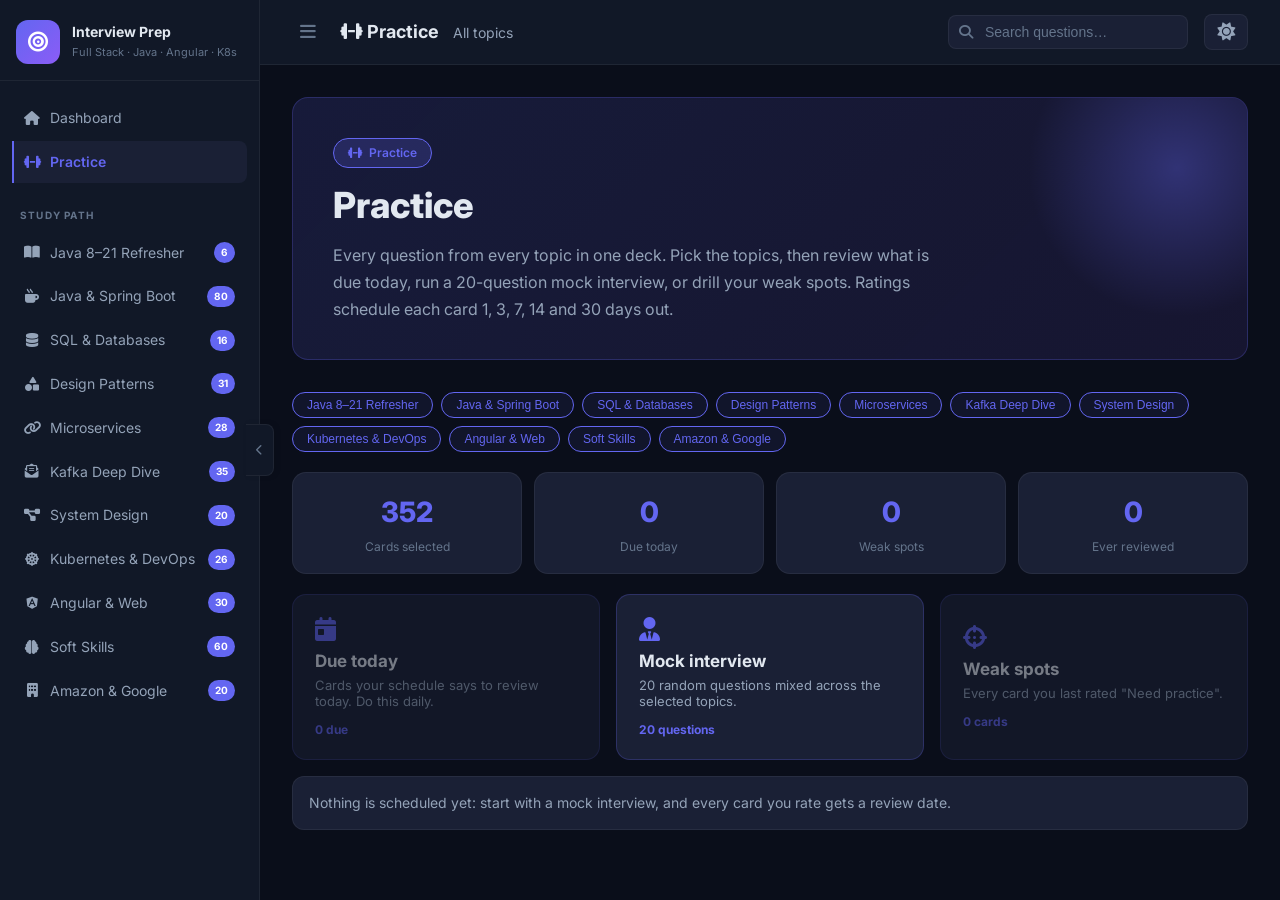
<file: final-exam.html>
<!DOCTYPE html>
<html lang="en" data-theme="dark">
<head>
  <meta charset="UTF-8">
  <meta name="viewport" content="width=device-width, initial-scale=1.0">
  <title>Practice — Interview Prep</title>
  <link rel="preconnect" href="https://fonts.googleapis.com">
  <link href="https://fonts.googleapis.com/css2?family=Inter:wght@400;500;600;700;800&family=JetBrains+Mono:wght@400;500&display=swap" rel="stylesheet">
  <link rel="stylesheet" href="css/styles.css?v=17">
  <link rel="stylesheet" href="https://cdnjs.cloudflare.com/ajax/libs/font-awesome/6.7.2/css/all.min.css">
</head>
<body>
<div class="layout">

  <aside class="sidebar"></aside>

  <div class="main">
    <div class="topbar">
      <button class="menu-toggle"><i class="fa-solid fa-bars"></i></button>
      <div class="topbar-title"><i class="fa-solid fa-dumbbell"></i> Practice <span>All topics</span></div>
      <div class="search-box"><i class="fa-solid fa-magnifying-glass search-icon"></i><input id="searchInput" type="text" placeholder="Search questions…"></div>
      <button class="theme-toggle" id="themeToggle" onclick="toggleTheme()"><i class="fa-solid fa-sun"></i></button>
    </div>

    <div class="content">

      <div class="hero">
        <div class="hero-badge"><i class="fa-solid fa-dumbbell"></i> Practice</div>
        <h1>Practice</h1>
        <p>Every question from every topic in one deck. Pick the topics, then review what is due today, run a 20-question mock interview, or drill your weak spots. Ratings schedule each card 1, 3, 7, 14 and 30 days out.</p>
      </div>
      <div id="practiceApp"></div>

    </div><!-- /content -->
  </div><!-- /main -->
</div>
<script src="js/app.js?v=13"></script>
<script src="js/quiz.js?v=2"></script>
</body>
</html>
</file>
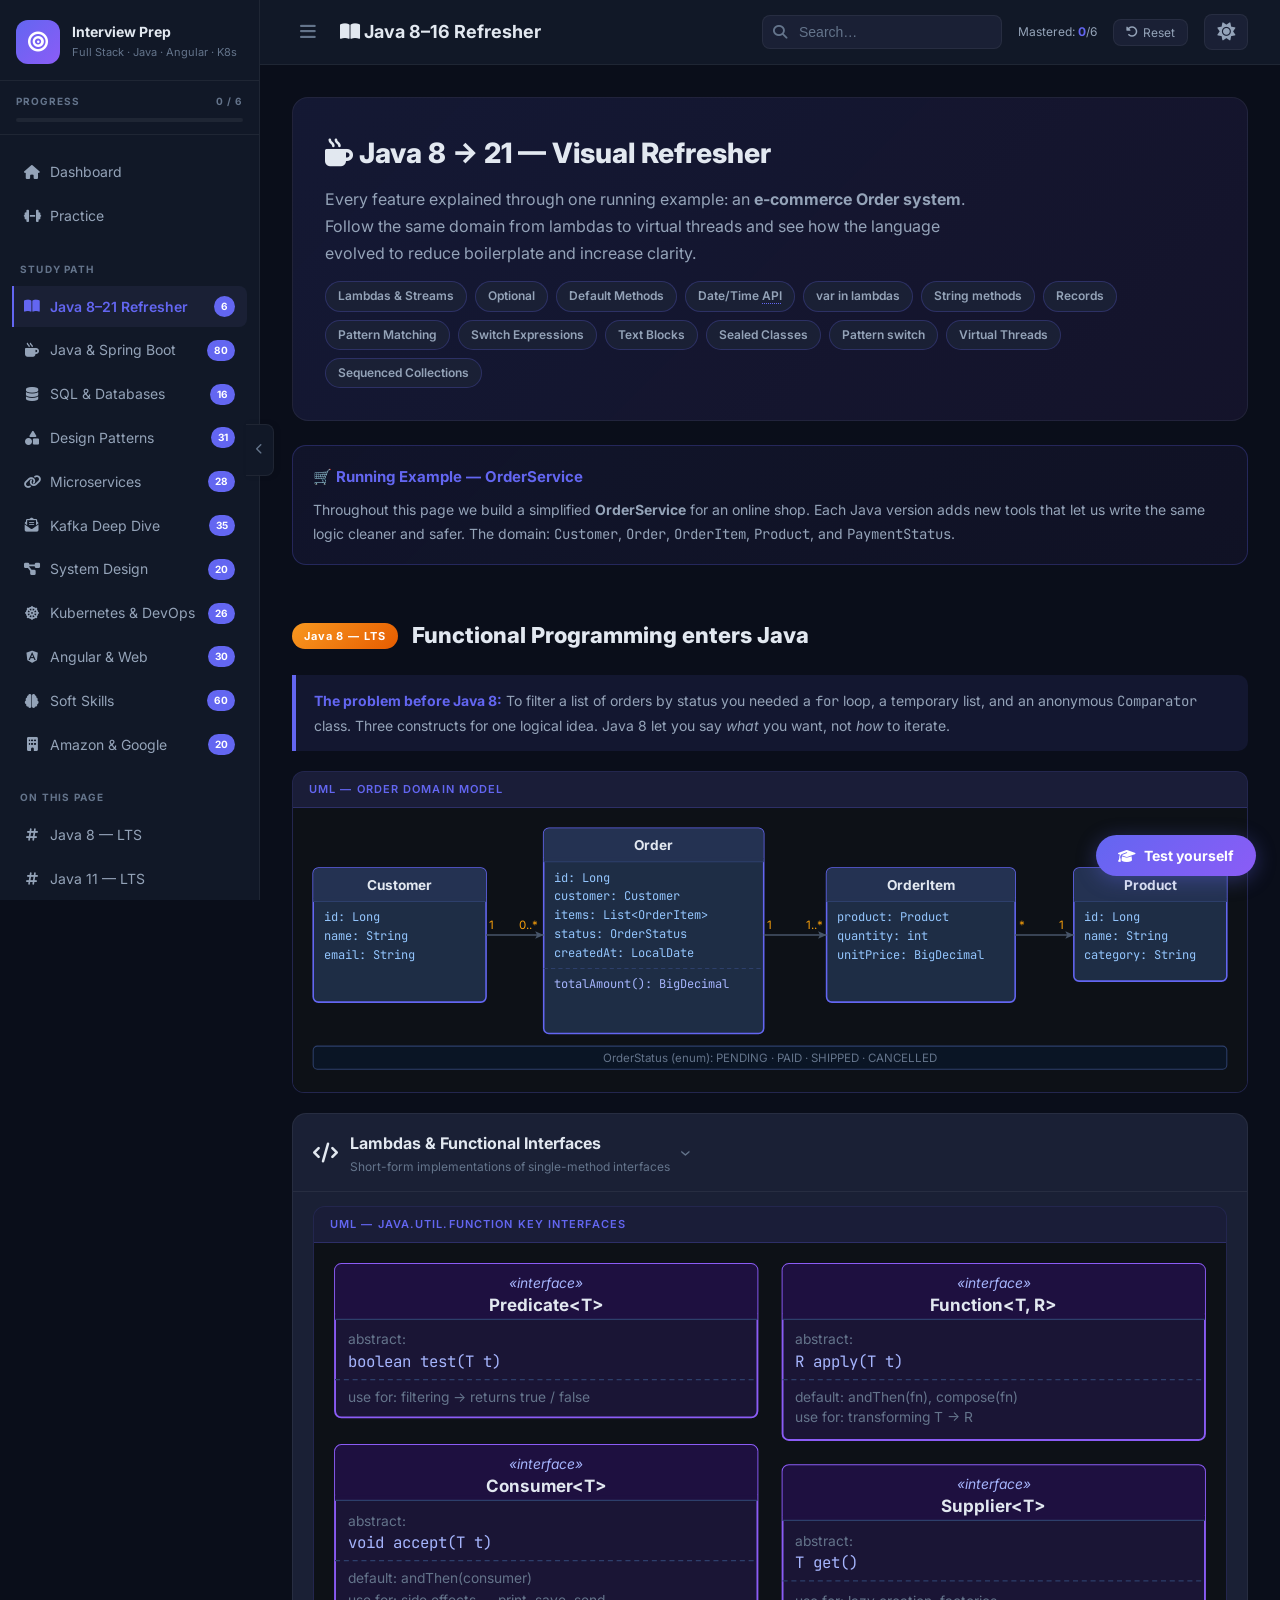
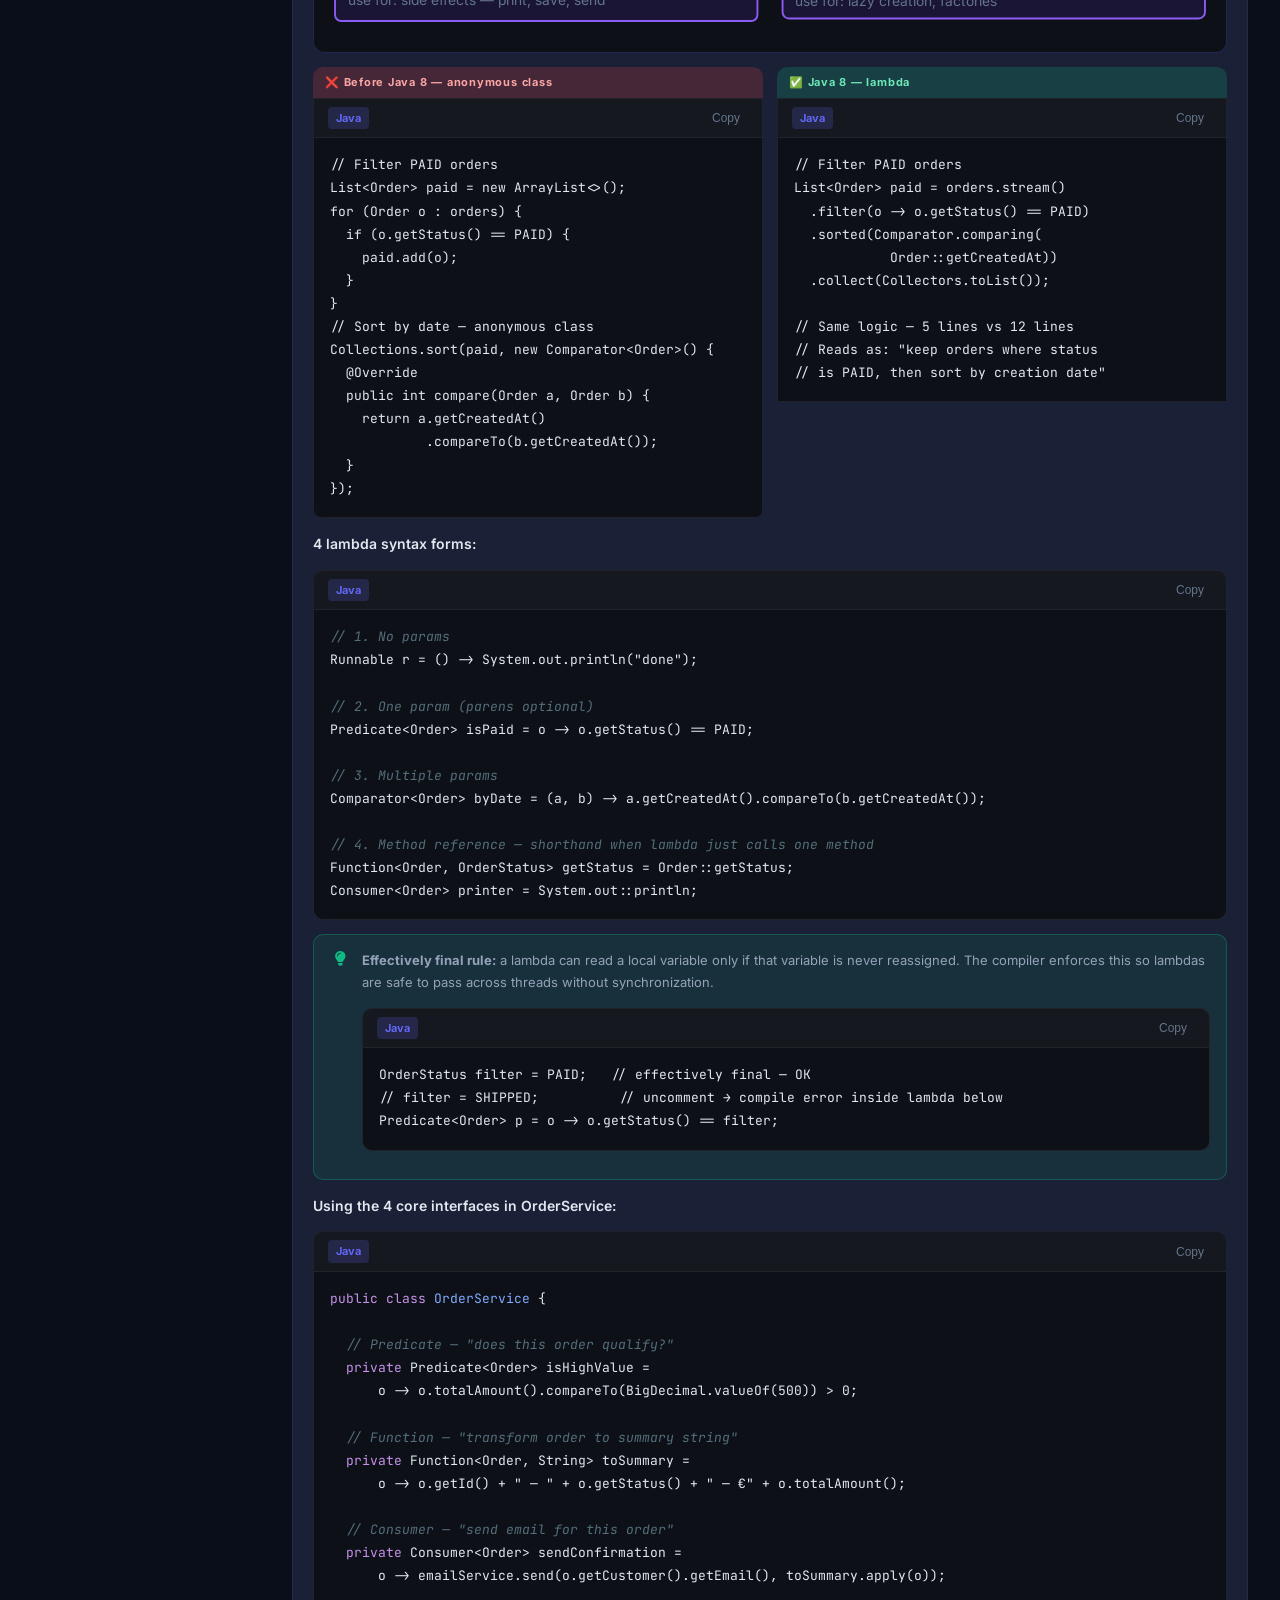
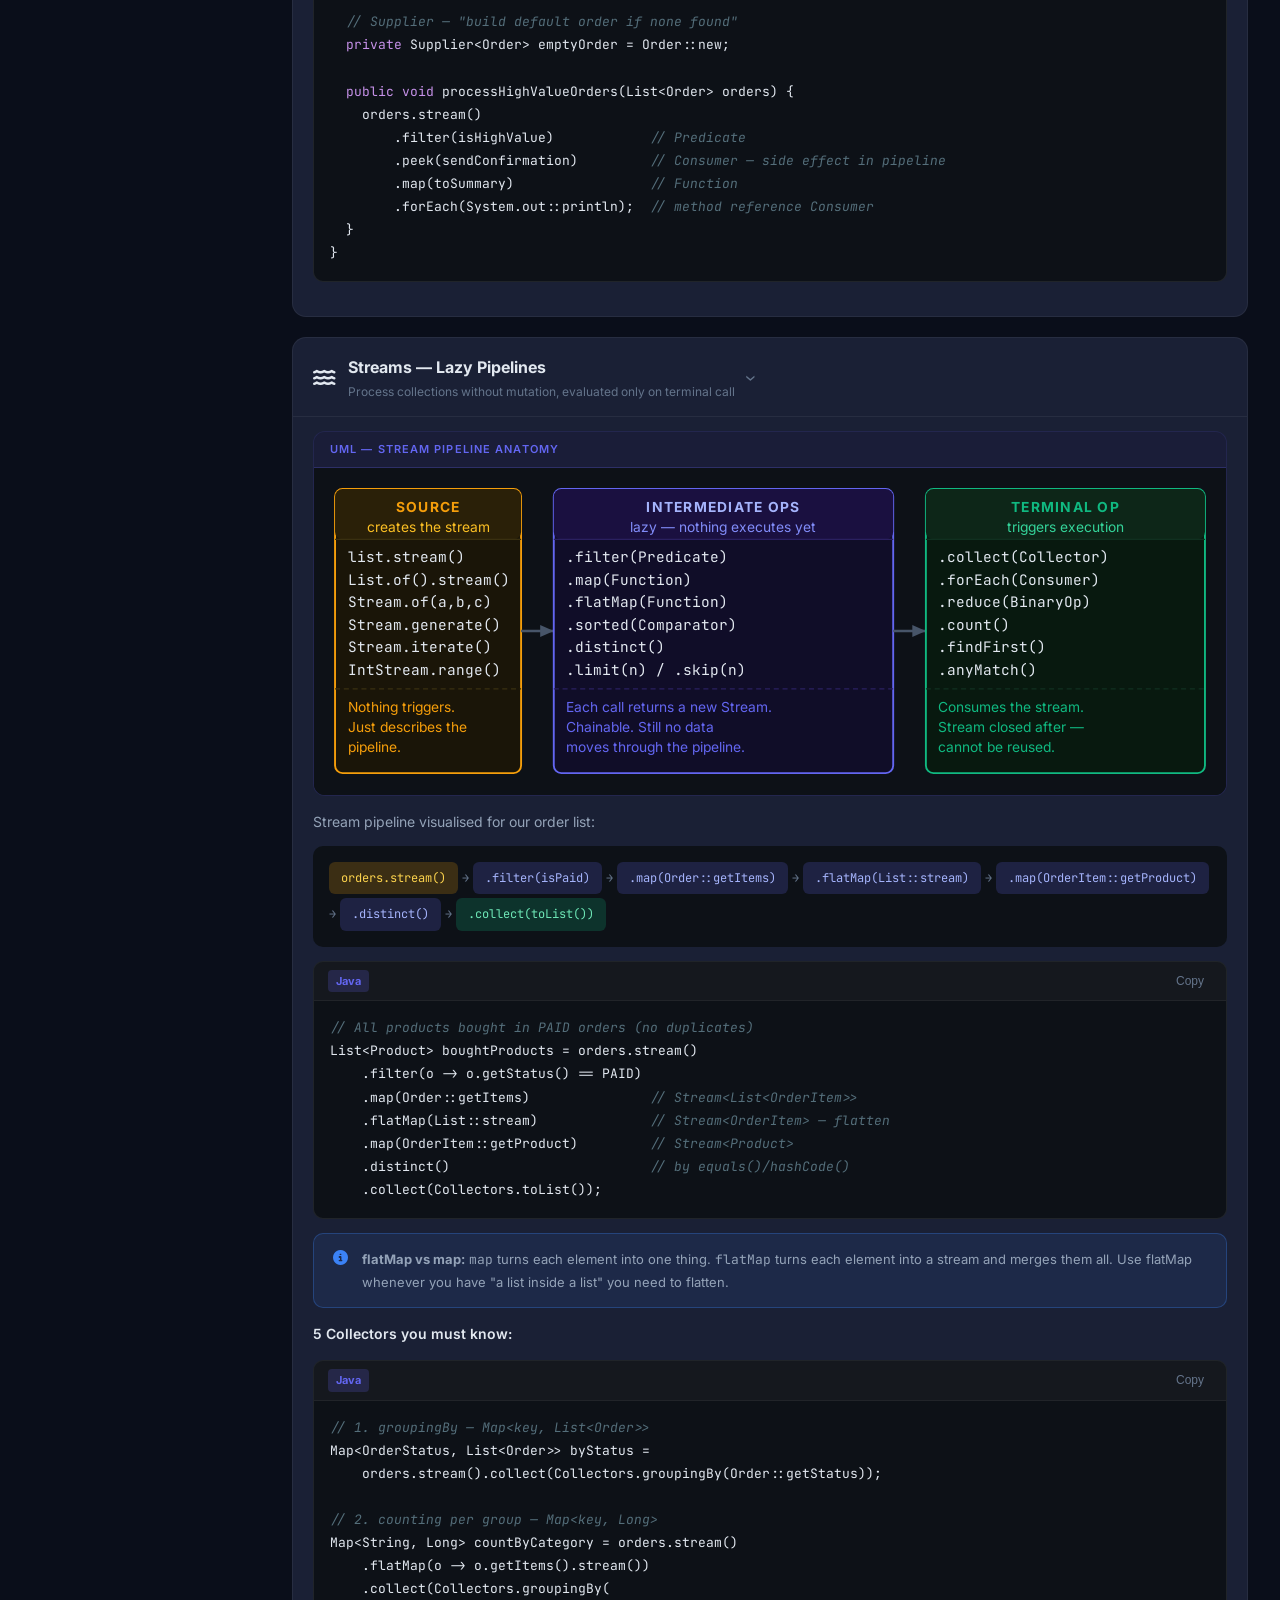
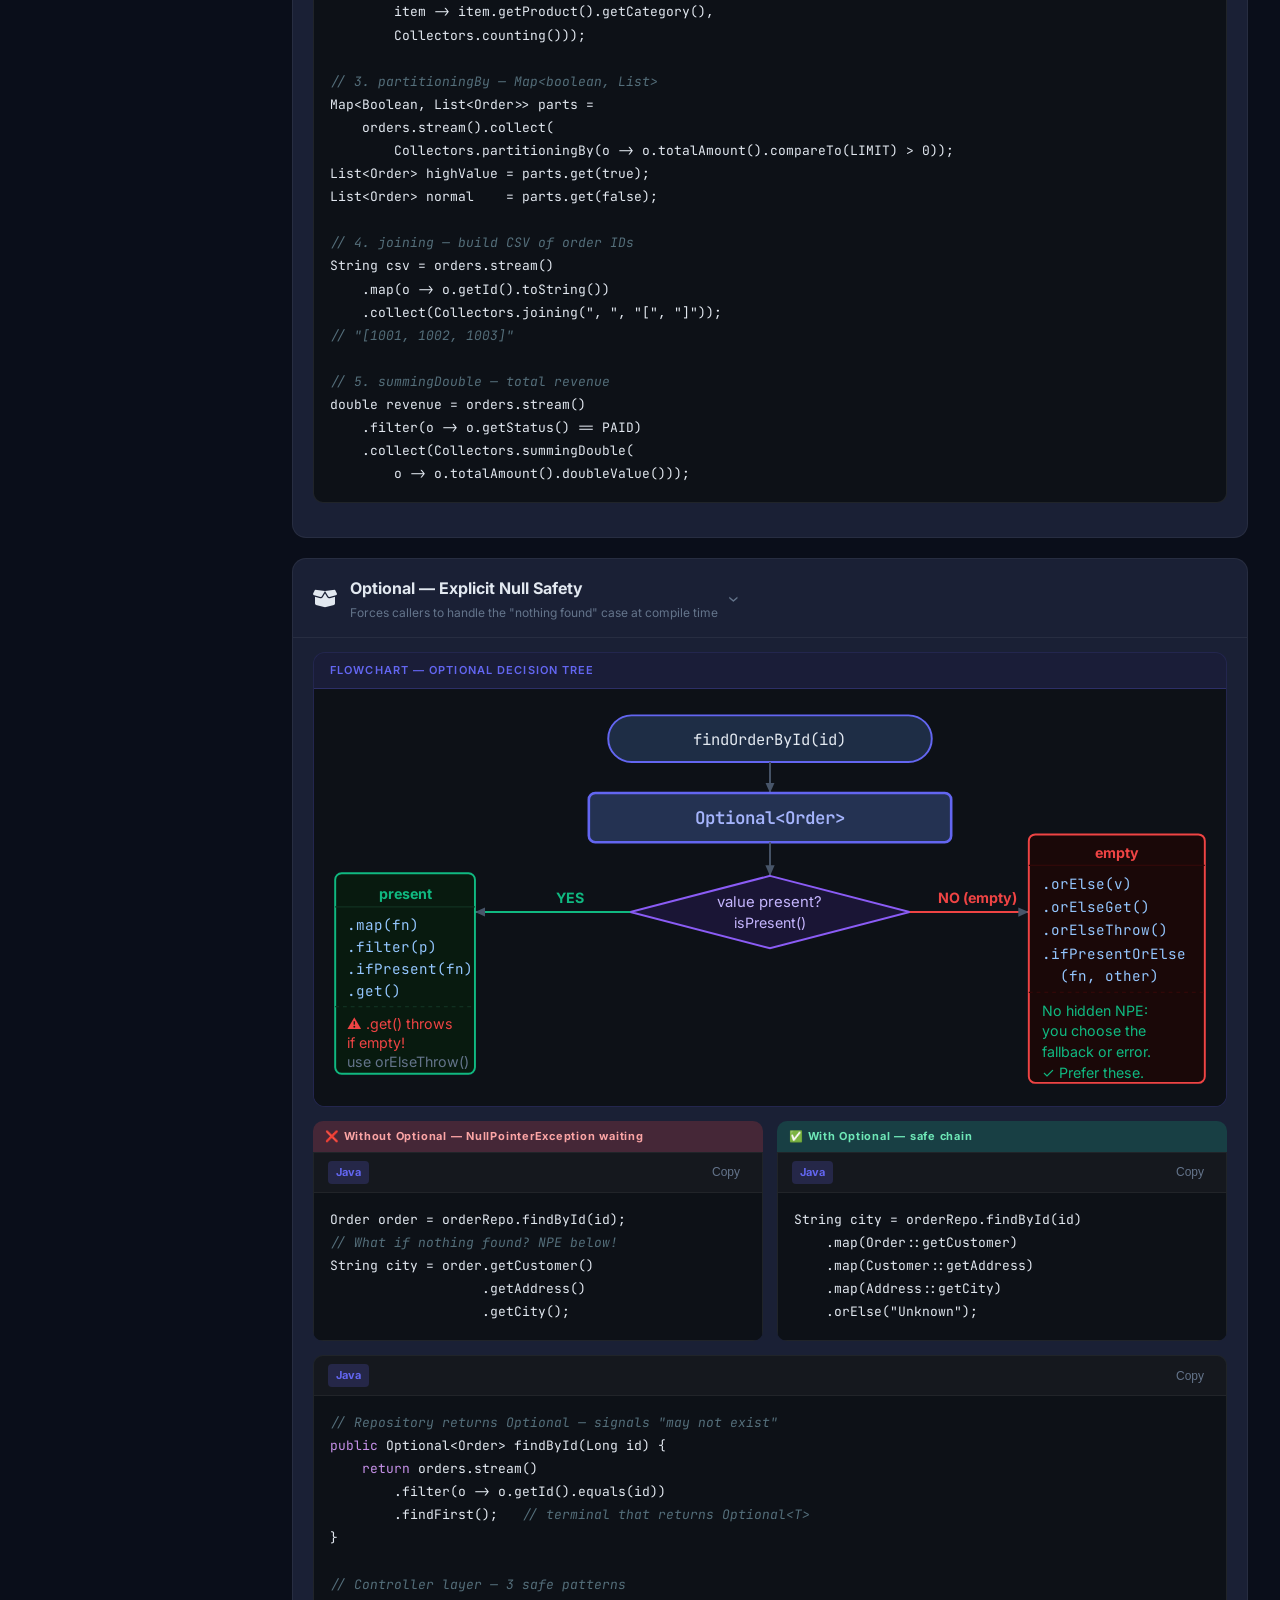
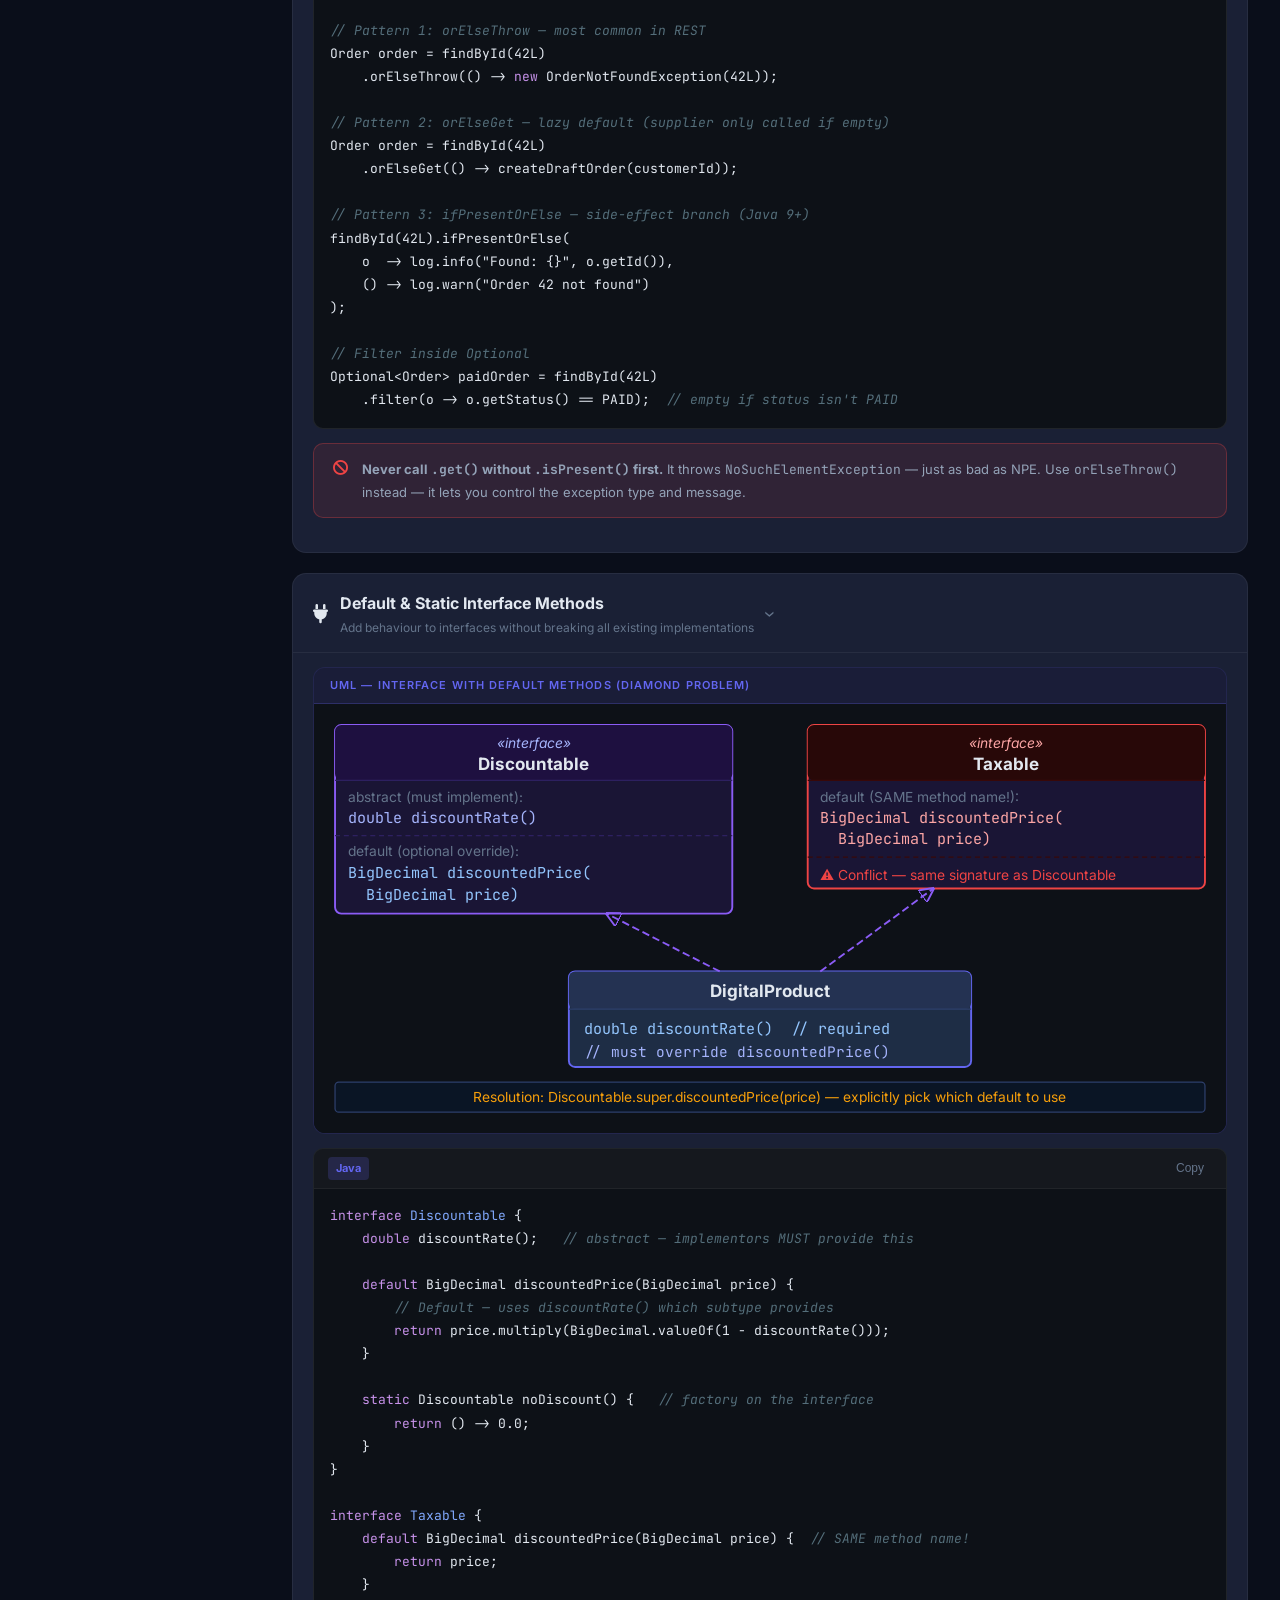
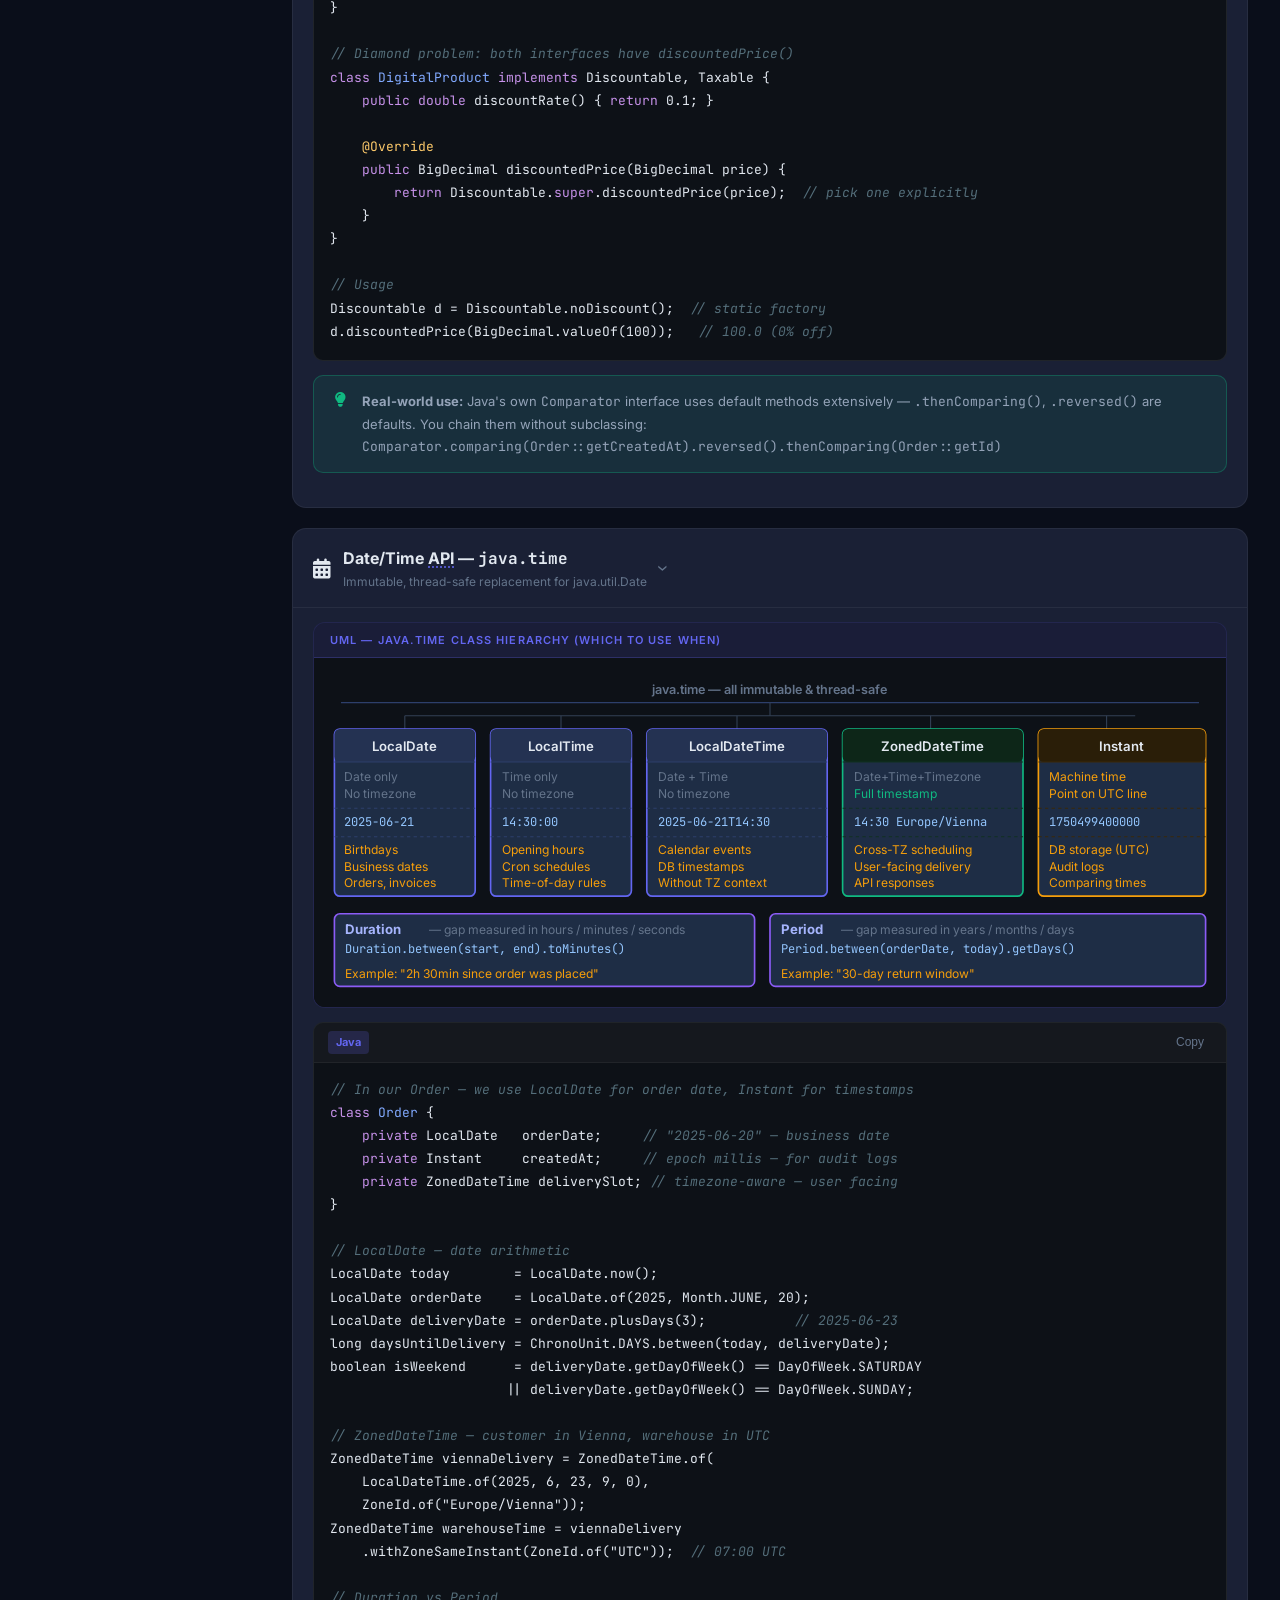
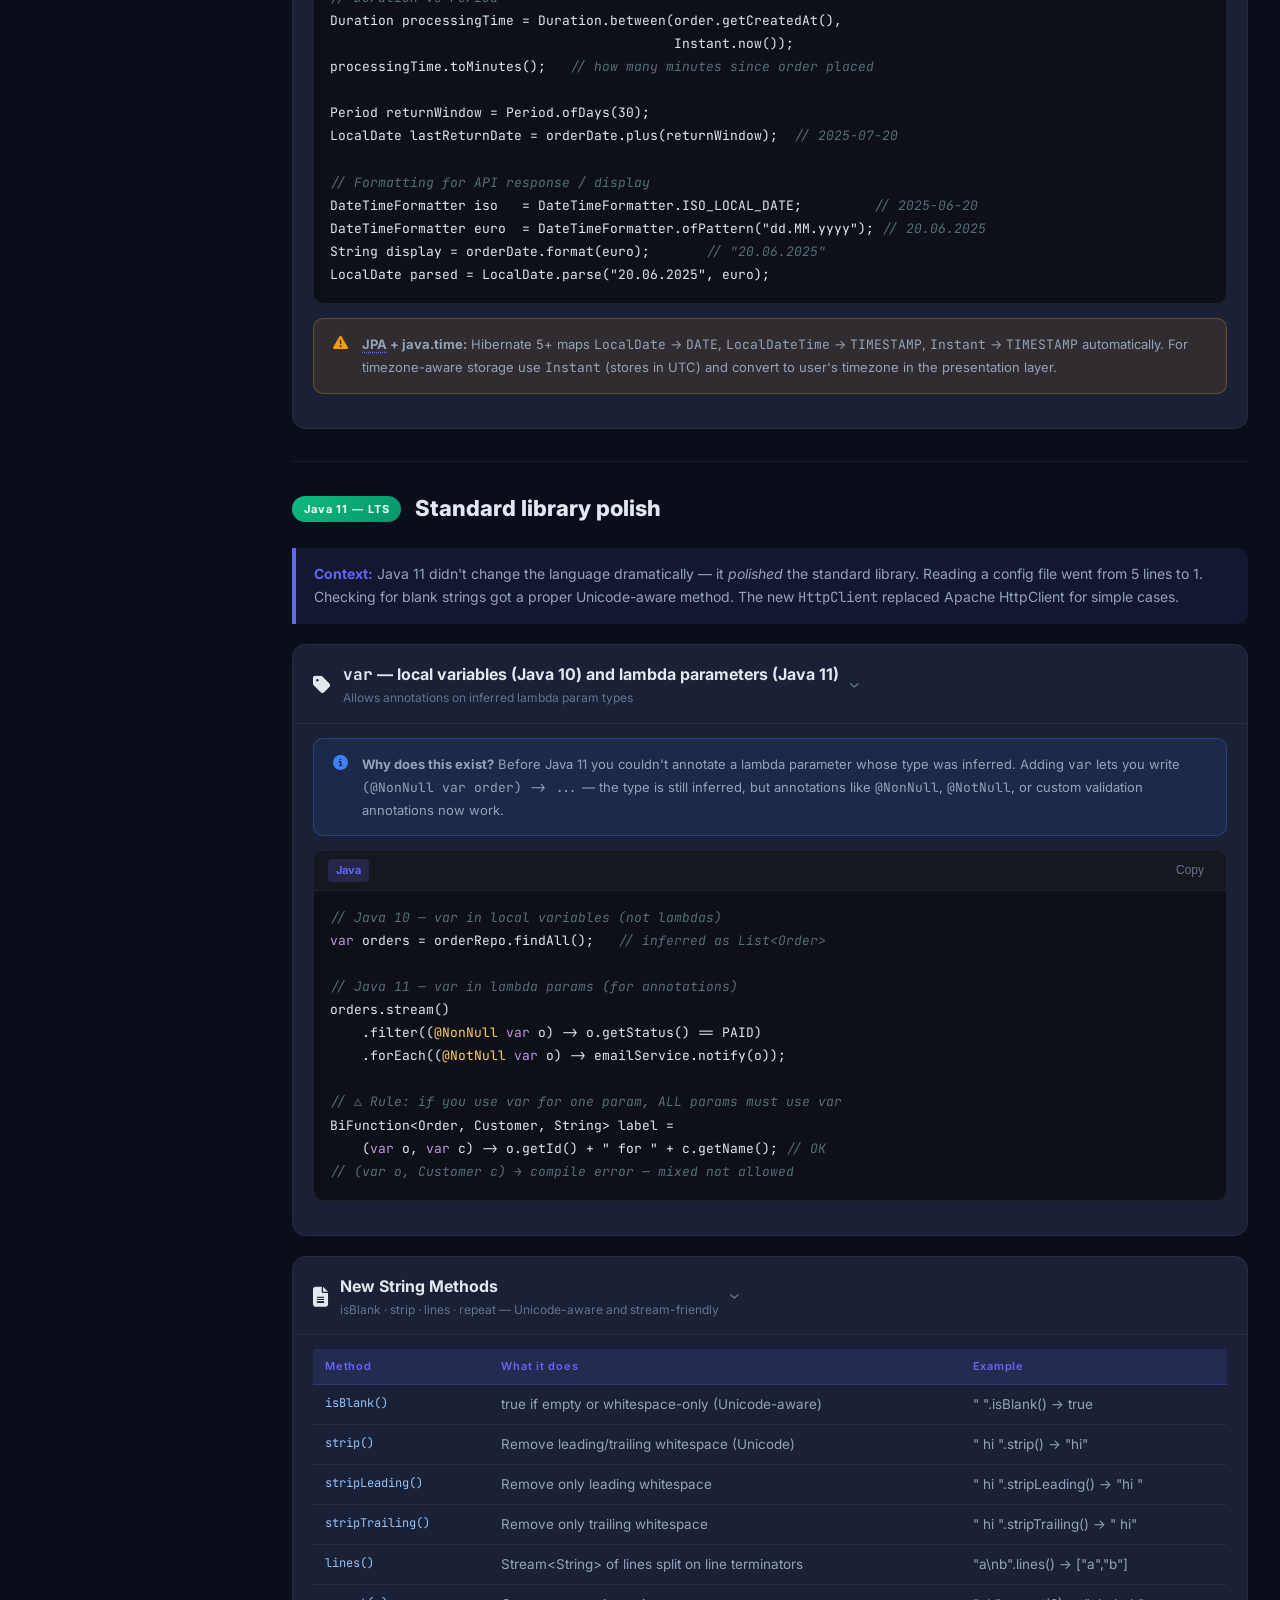
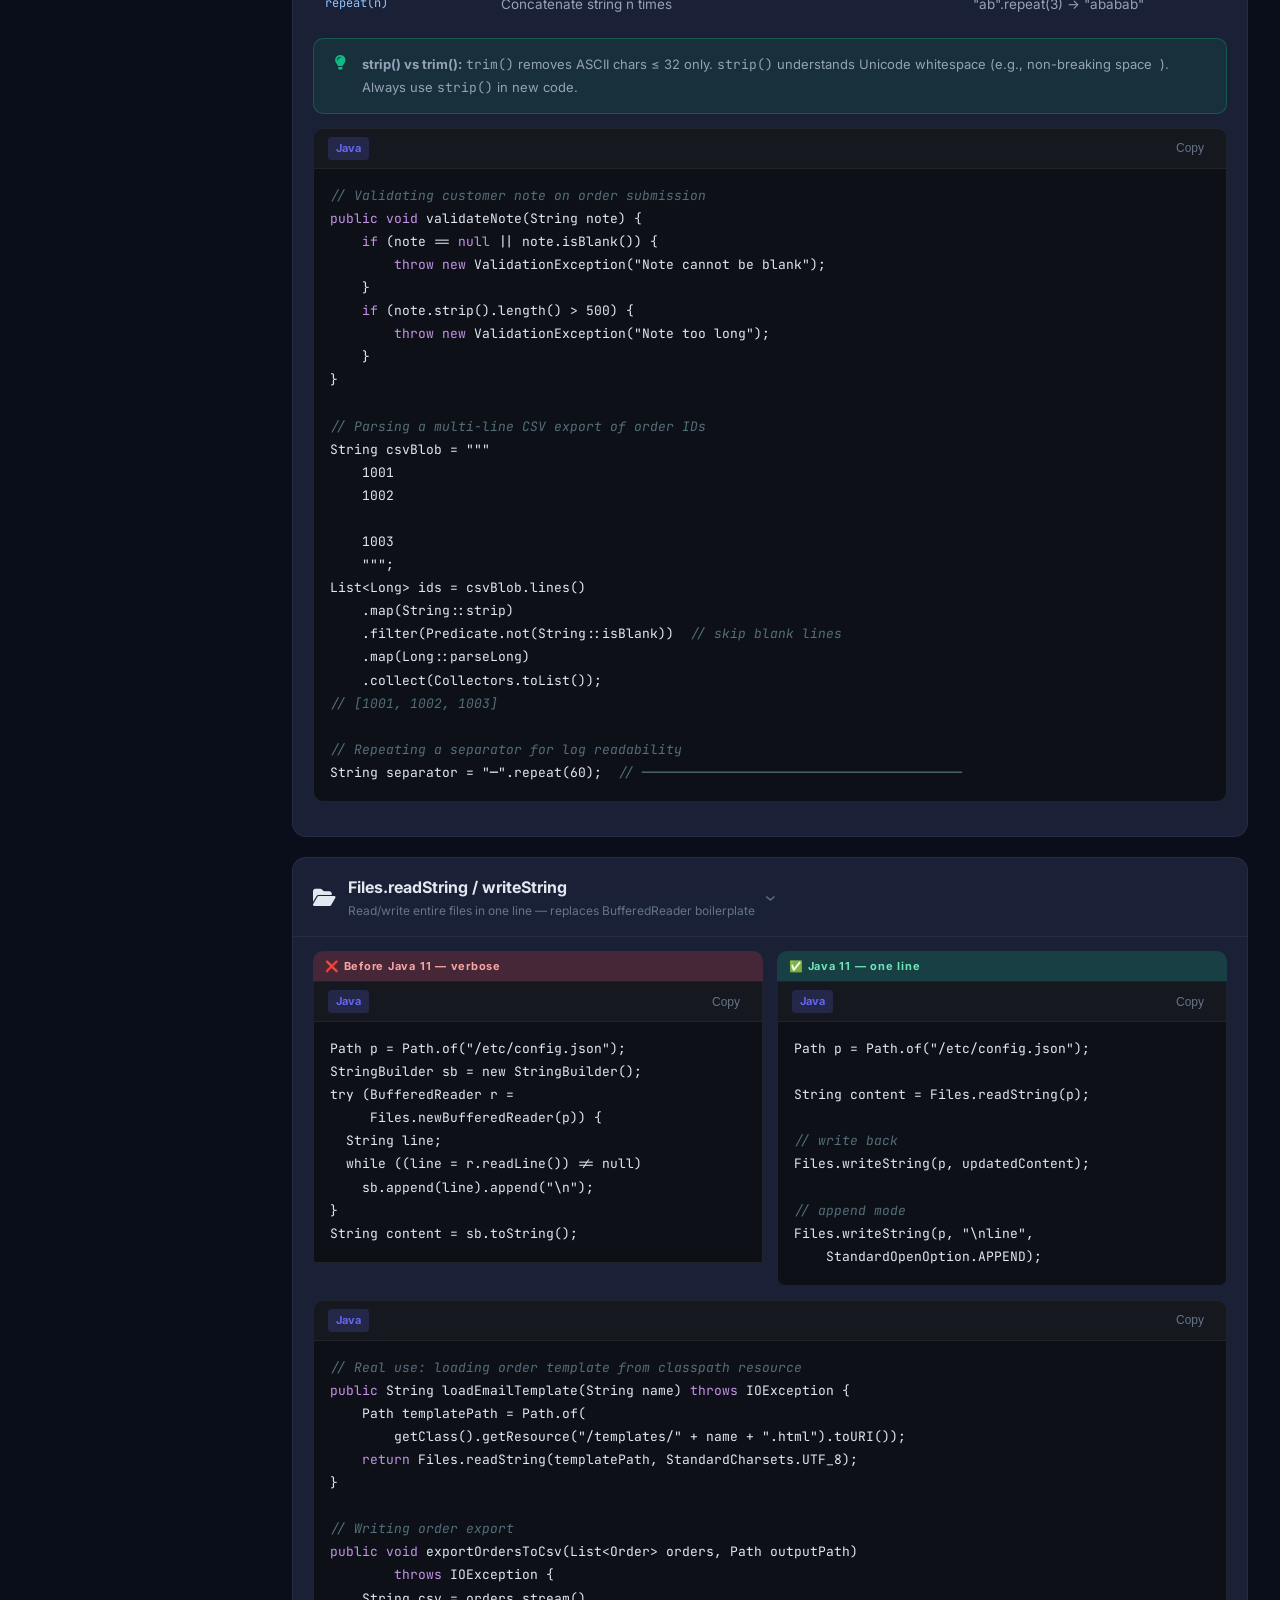
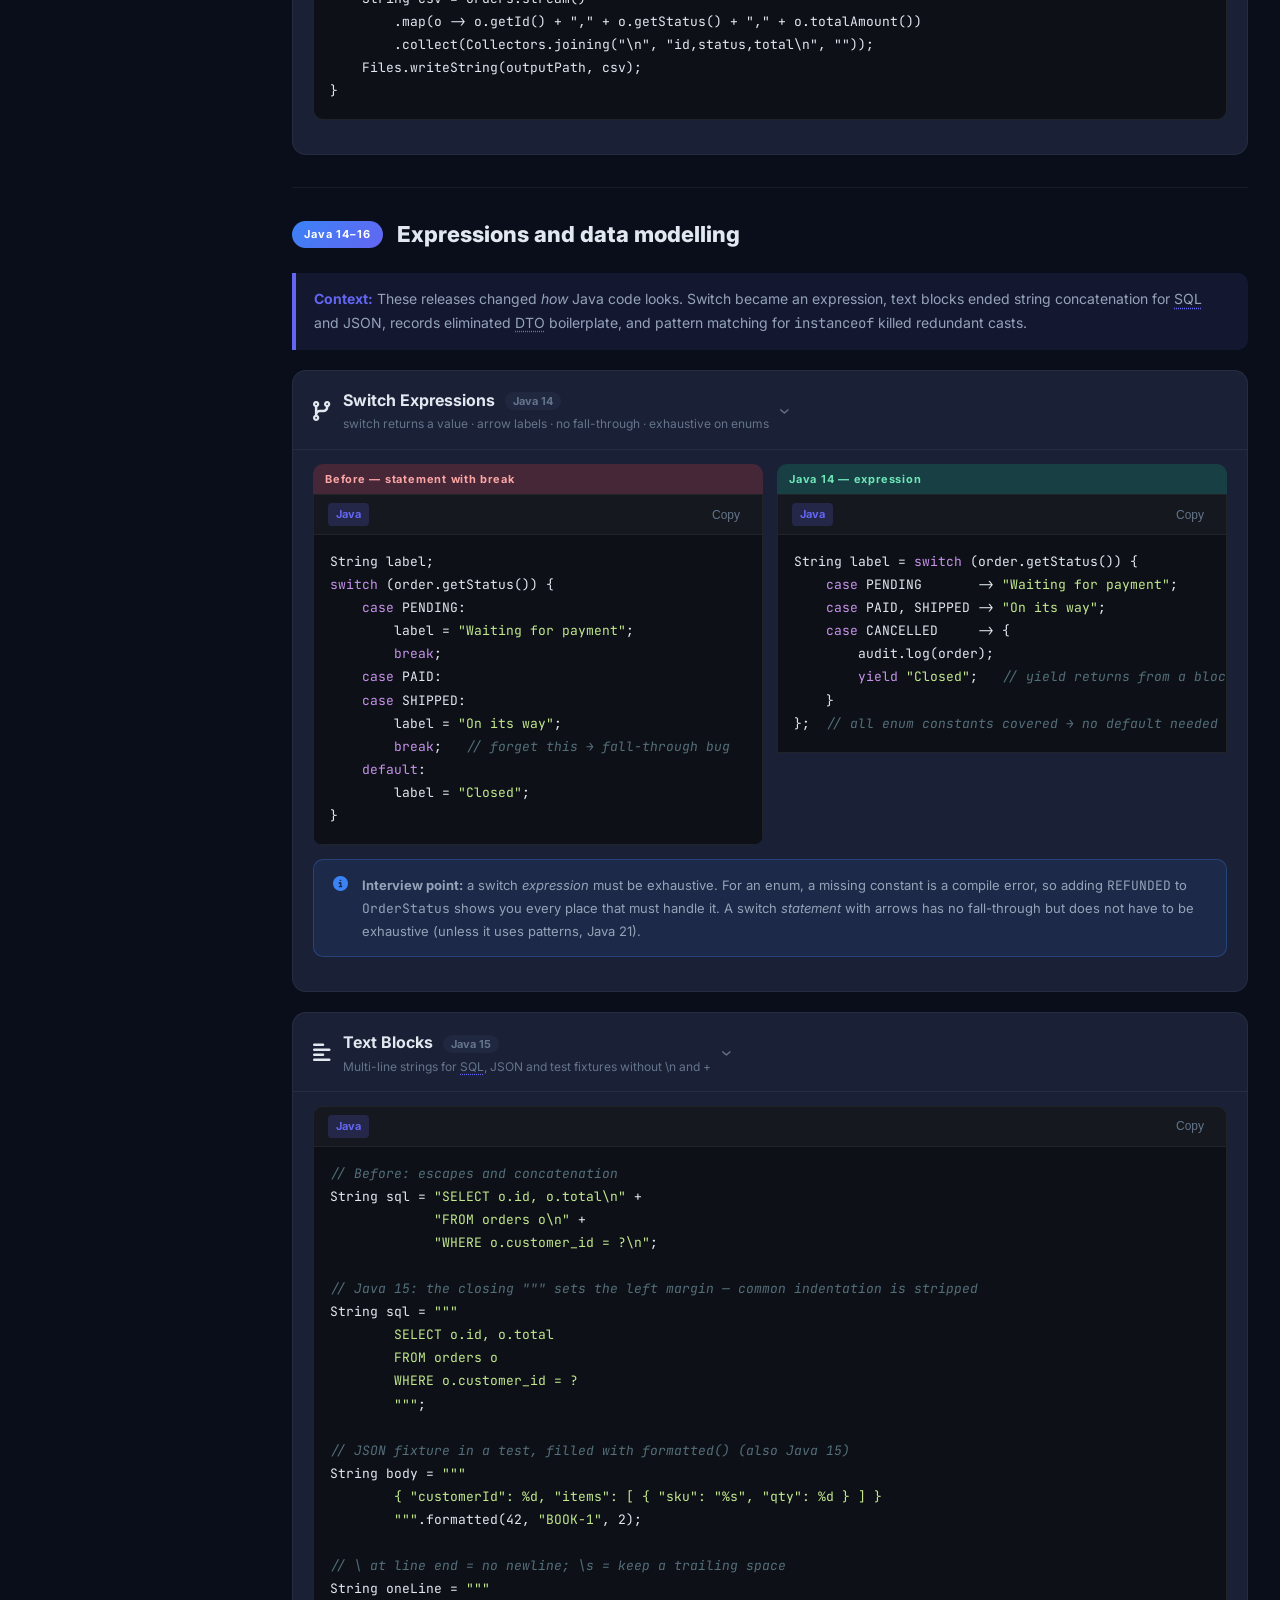
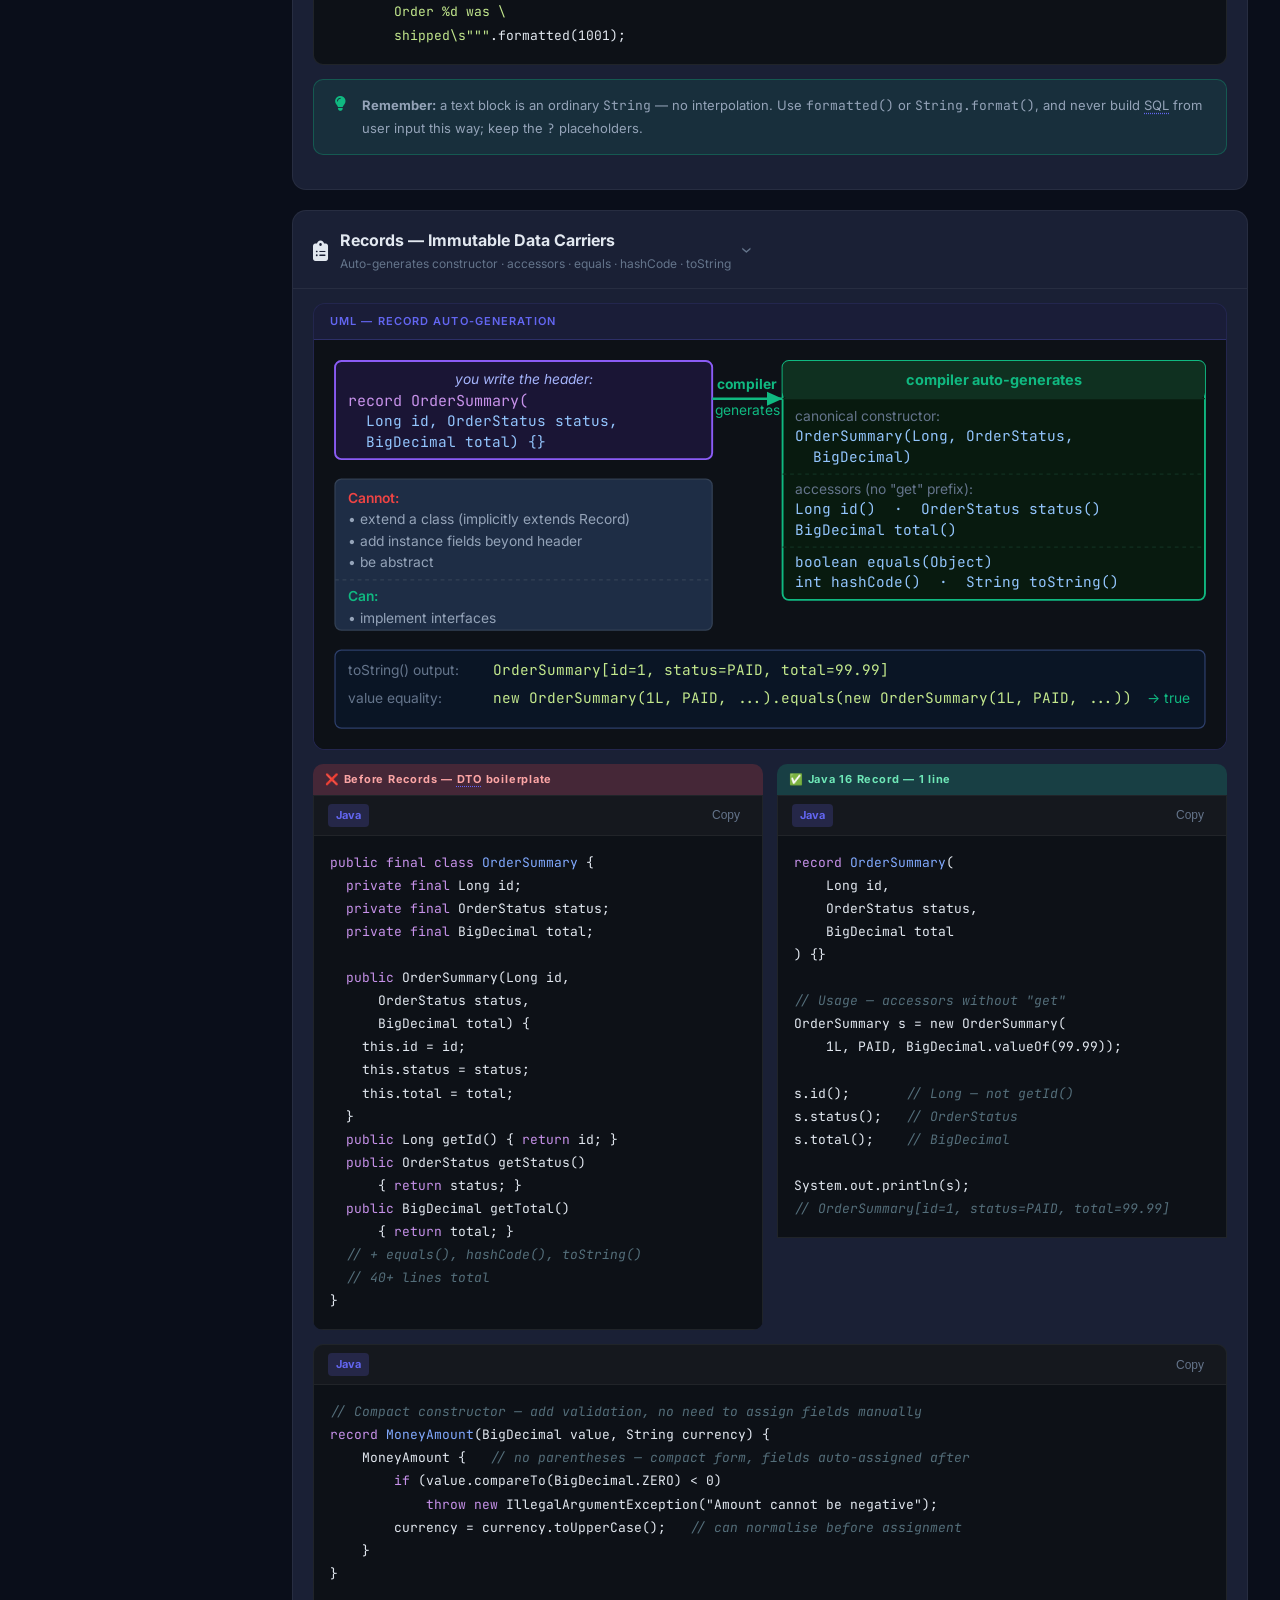
<file: java-refresher.html>
<!DOCTYPE html>
<html lang="en" data-theme="dark">
<head>
  <meta charset="UTF-8">
  <meta name="viewport" content="width=device-width, initial-scale=1.0">
  <title>Java 8–21 Refresher — Interview Prep</title>
  <link rel="preconnect" href="https://fonts.googleapis.com">
  <link href="https://fonts.googleapis.com/css2?family=Inter:wght@400;500;600;700;800&family=JetBrains+Mono:wght@400;500&display=swap" rel="stylesheet">
  <link rel="stylesheet" href="css/styles.css?v=17">
  <link rel="stylesheet" href="https://cdnjs.cloudflare.com/ajax/libs/font-awesome/6.7.2/css/all.min.css">
  <style>
    /* ── Refresher-specific styles ──────────────────────────── */
    .version-header {
      display: flex; align-items: center; gap: 14px;
      padding: 28px 0 0;
    }
    .version-badge {
      font-size: 11px; font-weight: 700; letter-spacing: .08em;
      padding: 4px 12px; border-radius: 20px;
      background: linear-gradient(135deg, var(--accent), var(--accent-2));
      color: #fff; white-space: nowrap;
    }
    .version-badge.v8  { background: linear-gradient(135deg,#f89820,#e65c00); }
    .version-badge.v11 { background: linear-gradient(135deg,#10b981,#059669); }
    .version-badge.v14 { background: linear-gradient(135deg,#3b82f6,#6366f1); }
    .version-badge.v17 { background: linear-gradient(135deg,#8b5cf6,#6d28d9); }
    .version-badge.v21 { background: linear-gradient(135deg,#ef4444,#b91c1c); }
    .ver-chip { font-size: 11px; font-weight: 700; padding: 2px 8px; margin-left: 6px; border-radius: 10px; background: var(--bg-card-hover); color: var(--text-muted); vertical-align: middle; }
    .version-title { font-size: 22px; font-weight: 800; }

    /* Story context banner */
    .story-banner {
      margin: 20px 0 0;
      padding: 14px 18px;
      background: rgba(99,102,241,.1);
      border-left: 4px solid var(--accent);
      border-radius: 0 10px 10px 0;
      font-size: 14px; color: var(--text-secondary);
    }
    .story-banner strong { color: var(--accent); }

    /* Feature card */
    .feature-card {
      margin: 20px 0;
      background: var(--bg-card);
      border: 1px solid var(--border-subtle);
      border-radius: 14px;
      overflow: hidden;
    }
    .feature-card-header {
      padding: 16px 20px 14px;
      border-bottom: 1px solid var(--border-subtle);
      display: flex; align-items: center; gap: 12px;
      cursor: pointer;
    }
    .feature-card-header:hover { background: var(--bg-card-hover); }
    .feature-icon { font-size: 20px; }
    .feature-name { font-size: 16px; font-weight: 700; flex: 1; }
    .feature-tagline { font-size: 12px; color: var(--text-muted); }
    .feature-arrow { color: var(--text-muted); transition: transform .2s; font-size: 18px; }
    .feature-card.open .feature-arrow { transform: rotate(90deg); }
    .feature-body { display: none; padding: 0 20px 20px; }
    .feature-card.open .feature-body { display: block; }

    /* Method table */
    .method-table { width: 100%; border-collapse: collapse; font-size: 13.5px; margin: 14px 0; }
    .method-table th {
      text-align: left; padding: 8px 12px;
      background: rgba(99,102,241,.15);
      font-size: 11px; font-weight: 600; letter-spacing: .07em; color: var(--accent);
      border-bottom: 1px solid var(--border);
    }
    .method-table td { padding: 8px 12px; border-bottom: 1px solid var(--border-subtle); vertical-align: top; }
    .method-table tr:last-child td { border-bottom: none; }
    .method-table td:first-child { font-family: 'JetBrains Mono', monospace; font-size: 12px; color: #93c5fd; }
    .method-table td:last-child  { color: var(--text-secondary); }

    /* Pipeline flow */
    .pipeline-flow {
      display: flex; align-items: center; flex-wrap: wrap; gap: 4px;
      margin: 12px 0; padding: 16px; background: var(--bg-code);
      border-radius: 10px; font-family: 'JetBrains Mono', monospace;
      font-size: 12px; overflow-x: auto;
    }
    .pipe-step {
      padding: 6px 12px; border-radius: 6px; white-space: nowrap;
    }
    .pipe-step.source  { background: rgba(245,158,11,.2);  color: #fcd34d; }
    .pipe-step.inter   { background: rgba(99,102,241,.2);  color: #a5b4fc; }
    .pipe-step.term    { background: rgba(16,185,129,.2);  color: #6ee7b7; }
    .pipe-arrow { color: var(--text-muted); }

    /* Section divider */
    .section-divider {
      margin: 32px 0 0;
      border: none; border-top: 1px solid var(--border-subtle);
    }

    /* Hero for the page */
    .refresh-hero {
      padding: 32px; border-radius: 16px;
      background: linear-gradient(135deg, rgba(99,102,241,.12), rgba(139,92,246,.08));
      border: 1px solid var(--border-subtle);
    }
    .refresh-hero h1 { font-size: 28px; font-weight: 800; margin-bottom: 8px; }
    .refresh-hero p  { color: var(--text-secondary); max-width: 640px; }
    .refresh-tags { display: flex; gap: 8px; flex-wrap: wrap; margin-top: 14px; }
    .refresh-tag {
      padding: 4px 12px; border-radius: 20px; font-size: 12px; font-weight: 600;
      background: var(--bg-card); border: 1px solid var(--border);
      color: var(--text-secondary);
    }

    /* Running scenario box */
    .scenario-box {
      margin: 24px 0;
      padding: 18px 20px;
      background: linear-gradient(135deg, rgba(99,102,241,.08), rgba(139,92,246,.05));
      border: 1px solid var(--border);
      border-radius: 14px;
    }
    .scenario-box h3 { font-size: 15px; font-weight: 700; margin-bottom: 8px; color: var(--accent); }
    .scenario-box p  { font-size: 14px; color: var(--text-secondary); }

    /* Page bottom padding */
    .page-end { height: 80px; }

  </style>
</head>
<body>
<div class="layout">

  <!-- ── Sidebar ──────────────────────────────────────────── -->
  <aside class="sidebar"></aside>

  <!-- ── Main ─────────────────────────────────────────────── -->
  <div class="main">
    <div class="topbar">
      <button class="menu-toggle"><i class="fa-solid fa-bars"></i></button>
      <div class="topbar-title"><i class="fa-solid fa-book-open"></i> Java 8–16 Refresher</div>
      <div class="search-box">
        <i class="fa-solid fa-magnifying-glass search-icon"></i>
        <input id="searchInput" type="text" placeholder="Search…">
      </div>
      <button class="theme-toggle" id="themeToggle" onclick="toggleTheme()"><i class="fa-solid fa-sun"></i></button>
    </div>

    <div class="content">

    <!-- Hero -->
    <div class="refresh-hero">
      <h1><i class="fa-solid fa-mug-hot"></i> Java 8 → 21 — Visual Refresher</h1>
      <p>Every feature explained through one running example: an <strong>e-commerce Order system</strong>. Follow the same domain from lambdas to virtual threads and see how the language evolved to reduce boilerplate and increase clarity.</p>
      <div class="refresh-tags">
        <span class="refresh-tag">Lambdas &amp; Streams</span>
        <span class="refresh-tag">Optional</span>
        <span class="refresh-tag">Default Methods</span>
        <span class="refresh-tag">Date/Time API</span>
        <span class="refresh-tag">var in lambdas</span>
        <span class="refresh-tag">String methods</span>
        <span class="refresh-tag">Records</span>
        <span class="refresh-tag">Pattern Matching</span>
        <span class="refresh-tag">Switch Expressions</span>
        <span class="refresh-tag">Text Blocks</span>
        <span class="refresh-tag">Sealed Classes</span>
        <span class="refresh-tag">Pattern switch</span>
        <span class="refresh-tag">Virtual Threads</span>
        <span class="refresh-tag">Sequenced Collections</span>
      </div>
    </div>

    <!-- Running scenario -->
    <div class="scenario-box">
      <h3>🛒 Running Example — OrderService</h3>
      <p>Throughout this page we build a simplified <strong>OrderService</strong> for an online shop. Each Java version adds new tools that let us write the same logic cleaner and safer. The domain: <code>Customer</code>, <code>Order</code>, <code>OrderItem</code>, <code>Product</code>, and <code>PaymentStatus</code>.</p>
    </div>

    <!-- ══════════════════════════════════════════════════════ -->
    <!-- JAVA 8                                                 -->
    <!-- ══════════════════════════════════════════════════════ -->
    <div class="version-header" id="java8">
      <span class="version-badge v8">Java 8 — LTS</span>
      <span class="version-title">Functional Programming enters Java</span>
    </div>
    <div class="story-banner">
      <strong>The problem before Java 8:</strong> To filter a list of orders by status you needed a <code>for</code> loop, a temporary list, and an anonymous <code>Comparator</code> class. Three constructs for one logical idea. Java 8 let you say <em>what</em> you want, not <em>how</em> to iterate.
    </div>

    <!-- UML: Domain model -->
    <div class="uml-box">
      <div class="uml-title">UML — Order Domain Model</div>
      <div class="uml-svg">
        <svg viewBox="0 0 880 240" xmlns="http://www.w3.org/2000/svg" font-family="Inter,sans-serif">
          <defs>
            <marker id="assoc" viewBox="0 0 10 10" refX="9" refY="5" markerWidth="6" markerHeight="6" orient="auto"><path d="M0,1 L9,5 L0,9 L2,5 Z" fill="#475569"/></marker>
          </defs>
          <!-- Customer -->
          <rect x="4" y="42" width="165" height="128" rx="5" fill="#1e2d45" stroke="#6366f1" stroke-width="1.5"/>
          <rect x="4" y="42" width="165" height="32" rx="5" fill="#243252"/>
          <rect x="4" y="70" width="165" height="4" fill="#243252"/>
          <text x="86" y="63" text-anchor="middle" fill="#e2e8f0" font-size="13" font-weight="700">Customer</text>
          <line x1="4" y1="74" x2="169" y2="74" stroke="#2d3f6b" stroke-width="1"/>
          <text x="14" y="93" fill="#93c5fd" font-size="11.5" font-family="JetBrains Mono,monospace">id: Long</text>
          <text x="14" y="111" fill="#93c5fd" font-size="11.5" font-family="JetBrains Mono,monospace">name: String</text>
          <text x="14" y="129" fill="#93c5fd" font-size="11.5" font-family="JetBrains Mono,monospace">email: String</text>
          <!-- Order -->
          <rect x="224" y="4" width="210" height="196" rx="5" fill="#1e2d45" stroke="#6366f1" stroke-width="1.5"/>
          <rect x="224" y="4" width="210" height="32" rx="5" fill="#243252"/>
          <rect x="224" y="32" width="210" height="4" fill="#243252"/>
          <text x="329" y="25" text-anchor="middle" fill="#e2e8f0" font-size="13" font-weight="700">Order</text>
          <line x1="224" y1="36" x2="434" y2="36" stroke="#2d3f6b" stroke-width="1"/>
          <text x="234" y="55" fill="#93c5fd" font-size="11.5" font-family="JetBrains Mono,monospace">id: Long</text>
          <text x="234" y="73" fill="#93c5fd" font-size="11.5" font-family="JetBrains Mono,monospace">customer: Customer</text>
          <text x="234" y="91" fill="#93c5fd" font-size="11.5" font-family="JetBrains Mono,monospace">items: List&lt;OrderItem&gt;</text>
          <text x="234" y="109" fill="#93c5fd" font-size="11.5" font-family="JetBrains Mono,monospace">status: OrderStatus</text>
          <text x="234" y="127" fill="#93c5fd" font-size="11.5" font-family="JetBrains Mono,monospace">createdAt: LocalDate</text>
          <line x1="224" y1="138" x2="434" y2="138" stroke="#2d3f6b" stroke-width="1" stroke-dasharray="4,3"/>
          <text x="234" y="157" fill="#a5b4fc" font-size="11.5" font-family="JetBrains Mono,monospace">totalAmount(): BigDecimal</text>
          <!-- OrderItem -->
          <rect x="494" y="42" width="180" height="128" rx="5" fill="#1e2d45" stroke="#6366f1" stroke-width="1.5"/>
          <rect x="494" y="42" width="180" height="32" rx="5" fill="#243252"/>
          <rect x="494" y="70" width="180" height="4" fill="#243252"/>
          <text x="584" y="63" text-anchor="middle" fill="#e2e8f0" font-size="13" font-weight="700">OrderItem</text>
          <line x1="494" y1="74" x2="674" y2="74" stroke="#2d3f6b" stroke-width="1"/>
          <text x="504" y="93" fill="#93c5fd" font-size="11.5" font-family="JetBrains Mono,monospace">product: Product</text>
          <text x="504" y="111" fill="#93c5fd" font-size="11.5" font-family="JetBrains Mono,monospace">quantity: int</text>
          <text x="504" y="129" fill="#93c5fd" font-size="11.5" font-family="JetBrains Mono,monospace">unitPrice: BigDecimal</text>
          <!-- Product -->
          <rect x="730" y="42" width="146" height="108" rx="5" fill="#1e2d45" stroke="#6366f1" stroke-width="1.5"/>
          <rect x="730" y="42" width="146" height="32" rx="5" fill="#243252"/>
          <rect x="730" y="70" width="146" height="4" fill="#243252"/>
          <text x="803" y="63" text-anchor="middle" fill="#e2e8f0" font-size="13" font-weight="700">Product</text>
          <line x1="730" y1="74" x2="876" y2="74" stroke="#2d3f6b" stroke-width="1"/>
          <text x="740" y="93" fill="#93c5fd" font-size="11.5" font-family="JetBrains Mono,monospace">id: Long</text>
          <text x="740" y="111" fill="#93c5fd" font-size="11.5" font-family="JetBrains Mono,monospace">name: String</text>
          <text x="740" y="129" fill="#93c5fd" font-size="11.5" font-family="JetBrains Mono,monospace">category: String</text>
          <!-- Customer → Order -->
          <line x1="169" y1="106" x2="224" y2="106" stroke="#475569" stroke-width="1.5" marker-end="url(#assoc)"/>
          <text x="172" y="100" fill="#f59e0b" font-size="11">1</text>
          <text x="200" y="100" fill="#f59e0b" font-size="11">0..*</text>
          <!-- Order → OrderItem -->
          <line x1="434" y1="106" x2="494" y2="106" stroke="#475569" stroke-width="1.5" marker-end="url(#assoc)"/>
          <text x="437" y="100" fill="#f59e0b" font-size="11">1</text>
          <text x="474" y="100" fill="#f59e0b" font-size="11">1..*</text>
          <!-- OrderItem → Product -->
          <line x1="674" y1="106" x2="730" y2="106" stroke="#475569" stroke-width="1.5" marker-end="url(#assoc)"/>
          <text x="678" y="100" fill="#f59e0b" font-size="11">*</text>
          <text x="716" y="100" fill="#f59e0b" font-size="11">1</text>
          <!-- Status bar -->
          <rect x="4" y="212" width="872" height="22" rx="4" fill="#0a1525" stroke="#2d3f6b" stroke-width="1"/>
          <text x="440" y="227" text-anchor="middle" fill="#64748b" font-size="11">OrderStatus (enum): PENDING · PAID · SHIPPED · CANCELLED</text>
        </svg>
      </div>
    </div>

    <!-- Feature: Lambdas -->
    <div class="feature-card open" id="f-lambda">
      <div class="feature-card-header" onclick="toggleCard('f-lambda')">
        <span class="feature-icon"><i class="fa-solid fa-code"></i></span>
        <div>
          <div class="feature-name">Lambdas &amp; Functional Interfaces</div>
          <div class="feature-tagline">Short-form implementations of single-method interfaces</div>
        </div>
        <span class="feature-arrow">›</span>
      </div>
      <div class="feature-body">

        <div class="uml-box" style="margin:14px 0">
          <div class="uml-title">UML — java.util.function key interfaces</div>
          <div class="uml-svg">
            <svg viewBox="0 0 700 300" xmlns="http://www.w3.org/2000/svg" font-family="Inter,sans-serif">
              <!-- Predicate<T> -->
              <rect x="4" y="4" width="336" height="122" rx="5" fill="#1a1535" stroke="#8b5cf6" stroke-width="1.5"/>
              <rect x="4" y="4" width="336" height="44" rx="5" fill="#1e1040"/>
              <rect x="4" y="44" width="336" height="4" fill="#1e1040"/>
              <text x="172" y="23" text-anchor="middle" fill="#a5b4fc" font-size="11" font-style="italic">«interface»</text>
              <text x="172" y="41" text-anchor="middle" fill="#e2e8f0" font-size="13.5" font-weight="700">Predicate&lt;T&gt;</text>
              <line x1="4" y1="48" x2="340" y2="48" stroke="#2d3f6b"/>
              <text x="14" y="68" fill="#64748b" font-size="11">abstract:</text>
              <text x="14" y="86" fill="#a5b4fc" font-size="12.5" font-family="JetBrains Mono,monospace">boolean test(T t)</text>
              <line x1="4" y1="96" x2="340" y2="96" stroke="#2d3f6b" stroke-dasharray="4,3"/>
              <text x="14" y="114" fill="#64748b" font-size="11">use for: filtering → returns true / false</text>
              <!-- Function<T,R> -->
              <rect x="360" y="4" width="336" height="140" rx="5" fill="#1a1535" stroke="#8b5cf6" stroke-width="1.5"/>
              <rect x="360" y="4" width="336" height="44" rx="5" fill="#1e1040"/>
              <rect x="360" y="44" width="336" height="4" fill="#1e1040"/>
              <text x="528" y="23" text-anchor="middle" fill="#a5b4fc" font-size="11" font-style="italic">«interface»</text>
              <text x="528" y="41" text-anchor="middle" fill="#e2e8f0" font-size="13.5" font-weight="700">Function&lt;T, R&gt;</text>
              <line x1="360" y1="48" x2="696" y2="48" stroke="#2d3f6b"/>
              <text x="370" y="68" fill="#64748b" font-size="11">abstract:</text>
              <text x="370" y="86" fill="#a5b4fc" font-size="12.5" font-family="JetBrains Mono,monospace">R apply(T t)</text>
              <line x1="360" y1="96" x2="696" y2="96" stroke="#2d3f6b" stroke-dasharray="4,3"/>
              <text x="370" y="114" fill="#64748b" font-size="11">default: andThen(fn), compose(fn)</text>
              <text x="370" y="130" fill="#64748b" font-size="11">use for: transforming T → R</text>
              <!-- Consumer<T> -->
              <rect x="4" y="148" width="336" height="140" rx="5" fill="#1a1535" stroke="#8b5cf6" stroke-width="1.5"/>
              <rect x="4" y="148" width="336" height="44" rx="5" fill="#1e1040"/>
              <rect x="4" y="188" width="336" height="4" fill="#1e1040"/>
              <text x="172" y="167" text-anchor="middle" fill="#a5b4fc" font-size="11" font-style="italic">«interface»</text>
              <text x="172" y="185" text-anchor="middle" fill="#e2e8f0" font-size="13.5" font-weight="700">Consumer&lt;T&gt;</text>
              <line x1="4" y1="192" x2="340" y2="192" stroke="#2d3f6b"/>
              <text x="14" y="212" fill="#64748b" font-size="11">abstract:</text>
              <text x="14" y="230" fill="#a5b4fc" font-size="12.5" font-family="JetBrains Mono,monospace">void accept(T t)</text>
              <line x1="4" y1="240" x2="340" y2="240" stroke="#2d3f6b" stroke-dasharray="4,3"/>
              <text x="14" y="258" fill="#64748b" font-size="11">default: andThen(consumer)</text>
              <text x="14" y="275" fill="#64748b" font-size="11">use for: side effects — print, save, send</text>
              <!-- Supplier<T> -->
              <rect x="360" y="164" width="336" height="122" rx="5" fill="#1a1535" stroke="#8b5cf6" stroke-width="1.5"/>
              <rect x="360" y="164" width="336" height="44" rx="5" fill="#1e1040"/>
              <rect x="360" y="204" width="336" height="4" fill="#1e1040"/>
              <text x="528" y="183" text-anchor="middle" fill="#a5b4fc" font-size="11" font-style="italic">«interface»</text>
              <text x="528" y="201" text-anchor="middle" fill="#e2e8f0" font-size="13.5" font-weight="700">Supplier&lt;T&gt;</text>
              <line x1="360" y1="208" x2="696" y2="208" stroke="#2d3f6b"/>
              <text x="370" y="228" fill="#64748b" font-size="11">abstract:</text>
              <text x="370" y="246" fill="#a5b4fc" font-size="12.5" font-family="JetBrains Mono,monospace">T get()</text>
              <line x1="360" y1="256" x2="696" y2="256" stroke="#2d3f6b" stroke-dasharray="4,3"/>
              <text x="370" y="276" fill="#64748b" font-size="11">use for: lazy creation, factories</text>
            </svg>
          </div>
        </div>

        <div class="compare-grid">
          <div class="compare-block">
            <div class="compare-label before">❌ Before Java 8 — anonymous class</div>
            <div class="code-block"><div class="code-header"><span class="code-lang">Java</span><button class="copy-btn">Copy</button></div><pre><code>// Filter PAID orders
List&lt;Order&gt; paid = new ArrayList&lt;&gt;();
for (Order o : orders) {
  if (o.getStatus() == PAID) {
    paid.add(o);
  }
}
// Sort by date — anonymous class
Collections.sort(paid, new Comparator&lt;Order&gt;() {
  @Override
  public int compare(Order a, Order b) {
    return a.getCreatedAt()
            .compareTo(b.getCreatedAt());
  }
});</code></pre></div>
          </div>
          <div class="compare-block">
            <div class="compare-label after">✅ Java 8 — lambda</div>
            <div class="code-block"><div class="code-header"><span class="code-lang">Java</span><button class="copy-btn">Copy</button></div><pre><code>// Filter PAID orders
List&lt;Order&gt; paid = orders.stream()
  .filter(o -&gt; o.getStatus() == PAID)
  .sorted(Comparator.comparing(
            Order::getCreatedAt))
  .collect(Collectors.toList());

// Same logic — 5 lines vs 12 lines
// Reads as: "keep orders where status
// is PAID, then sort by creation date"</code></pre></div>
          </div>
        </div>

        <p style="margin:12px 0 6px;font-size:14px;font-weight:600;">4 lambda syntax forms:</p>
        <div class="code-block"><div class="code-header"><span class="code-lang">Java</span><button class="copy-btn">Copy</button></div><pre><code><span class="cmt">// 1. No params</span>
Runnable r = () -&gt; System.out.println("done");

<span class="cmt">// 2. One param (parens optional)</span>
Predicate&lt;Order&gt; isPaid = o -&gt; o.getStatus() == PAID;

<span class="cmt">// 3. Multiple params</span>
Comparator&lt;Order&gt; byDate = (a, b) -&gt; a.getCreatedAt().compareTo(b.getCreatedAt());

<span class="cmt">// 4. Method reference — shorthand when lambda just calls one method</span>
Function&lt;Order, OrderStatus&gt; getStatus = Order::getStatus;
Consumer&lt;Order&gt; printer = System.out::println;</code></pre></div>

        <div class="callout tip"><span class="callout-icon"></span><div class="callout-body"><strong>Effectively final rule:</strong> a lambda can read a local variable only if that variable is never reassigned. The compiler enforces this so lambdas are safe to pass across threads without synchronization.
          <div class="code-block"><div class="code-header"><span class="code-lang">Java</span><button class="copy-btn">Copy</button></div><pre><code>OrderStatus filter = PAID;   // effectively final — OK
// filter = SHIPPED;          // uncomment → compile error inside lambda below
Predicate&lt;Order&gt; p = o -&gt; o.getStatus() == filter;</code></pre></div></div></div>

        <p style="margin:12px 0 6px;font-size:14px;font-weight:600;">Using the 4 core interfaces in OrderService:</p>
        <div class="code-block"><div class="code-header"><span class="code-lang">Java</span><button class="copy-btn">Copy</button></div><pre><code><span class="kw">public class</span> <span class="cls">OrderService</span> {

  <span class="cmt">// Predicate — "does this order qualify?"</span>
  <span class="kw">private</span> Predicate&lt;Order&gt; isHighValue =
      o -&gt; o.totalAmount().compareTo(BigDecimal.valueOf(500)) &gt; 0;

  <span class="cmt">// Function — "transform order to summary string"</span>
  <span class="kw">private</span> Function&lt;Order, String&gt; toSummary =
      o -&gt; o.getId() + " — " + o.getStatus() + " — €" + o.totalAmount();

  <span class="cmt">// Consumer — "send email for this order"</span>
  <span class="kw">private</span> Consumer&lt;Order&gt; sendConfirmation =
      o -&gt; emailService.send(o.getCustomer().getEmail(), toSummary.apply(o));

  <span class="cmt">// Supplier — "build default order if none found"</span>
  <span class="kw">private</span> Supplier&lt;Order&gt; emptyOrder = Order::new;

  <span class="kw">public void</span> processHighValueOrders(List&lt;Order&gt; orders) {
    orders.stream()
        .filter(isHighValue)            <span class="cmt">// Predicate</span>
        .peek(sendConfirmation)         <span class="cmt">// Consumer — side effect in pipeline</span>
        .map(toSummary)                 <span class="cmt">// Function</span>
        .forEach(System.out::println);  <span class="cmt">// method reference Consumer</span>
  }
}</code></pre></div>
      </div>
    </div>

    <!-- Feature: Streams -->
    <div class="feature-card open" id="f-streams">
      <div class="feature-card-header" onclick="toggleCard('f-streams')">
        <span class="feature-icon"><i class="fa-solid fa-water"></i></span>
        <div>
          <div class="feature-name">Streams — Lazy Pipelines</div>
          <div class="feature-tagline">Process collections without mutation, evaluated only on terminal call</div>
        </div>
        <span class="feature-arrow">›</span>
      </div>
      <div class="feature-body">

        <div class="uml-box" style="margin:14px 0">
          <div class="uml-title">UML — Stream Pipeline anatomy</div>
          <div class="uml-svg">
            <svg viewBox="0 0 700 235" xmlns="http://www.w3.org/2000/svg" font-family="Inter,sans-serif">
              <defs>
                <marker id="parr" viewBox="0 0 10 10" refX="9" refY="5" markerWidth="6" markerHeight="6" orient="auto"><path d="M0,1 L9,5 L0,9 Z" fill="#475569"/></marker>
              </defs>
              <!-- SOURCE -->
              <rect x="4" y="4" width="148" height="226" rx="6" fill="#1a1508" stroke="#f59e0b" stroke-width="1.5"/>
              <rect x="4" y="4" width="148" height="40" rx="6" fill="#2a2008"/>
              <text x="78" y="22" text-anchor="middle" fill="#f59e0b" font-size="11" font-weight="700" letter-spacing="1">SOURCE</text>
              <text x="78" y="38" text-anchor="middle" fill="#fbbf24" font-size="11">creates the stream</text>
              <line x1="4" y1="44" x2="152" y2="44" stroke="#3a3010" stroke-width="1"/>
              <text x="14" y="62" fill="#e2e8f0" font-size="11.5" font-family="JetBrains Mono,monospace">list.stream()</text>
              <text x="14" y="80" fill="#e2e8f0" font-size="11.5" font-family="JetBrains Mono,monospace">List.of().stream()</text>
              <text x="14" y="98" fill="#e2e8f0" font-size="11.5" font-family="JetBrains Mono,monospace">Stream.of(a,b,c)</text>
              <text x="14" y="116" fill="#e2e8f0" font-size="11.5" font-family="JetBrains Mono,monospace">Stream.generate()</text>
              <text x="14" y="134" fill="#e2e8f0" font-size="11.5" font-family="JetBrains Mono,monospace">Stream.iterate()</text>
              <text x="14" y="152" fill="#e2e8f0" font-size="11.5" font-family="JetBrains Mono,monospace">IntStream.range()</text>
              <line x1="4" y1="163" x2="152" y2="163" stroke="#3a3010" stroke-dasharray="4,3"/>
              <text x="14" y="181" fill="#f59e0b" font-size="11">Nothing triggers.</text>
              <text x="14" y="197" fill="#f59e0b" font-size="11">Just describes the</text>
              <text x="14" y="213" fill="#f59e0b" font-size="11">pipeline.</text>
              <!-- Arrow 1 -->
              <line x1="152" y1="117" x2="178" y2="117" stroke="#475569" stroke-width="2" marker-end="url(#parr)"/>
              <!-- INTERMEDIATE -->
              <rect x="178" y="4" width="270" height="226" rx="6" fill="#100d28" stroke="#6366f1" stroke-width="1.5"/>
              <rect x="178" y="4" width="270" height="40" rx="6" fill="#1a1040"/>
              <text x="313" y="22" text-anchor="middle" fill="#a5b4fc" font-size="11" font-weight="700" letter-spacing="1">INTERMEDIATE OPS</text>
              <text x="313" y="38" text-anchor="middle" fill="#818cf8" font-size="11">lazy — nothing executes yet</text>
              <line x1="178" y1="44" x2="448" y2="44" stroke="#2a2060" stroke-width="1"/>
              <text x="188" y="62" fill="#e2e8f0" font-size="11.5" font-family="JetBrains Mono,monospace">.filter(Predicate)</text>
              <text x="188" y="80" fill="#e2e8f0" font-size="11.5" font-family="JetBrains Mono,monospace">.map(Function)</text>
              <text x="188" y="98" fill="#e2e8f0" font-size="11.5" font-family="JetBrains Mono,monospace">.flatMap(Function)</text>
              <text x="188" y="116" fill="#e2e8f0" font-size="11.5" font-family="JetBrains Mono,monospace">.sorted(Comparator)</text>
              <text x="188" y="134" fill="#e2e8f0" font-size="11.5" font-family="JetBrains Mono,monospace">.distinct()</text>
              <text x="188" y="152" fill="#e2e8f0" font-size="11.5" font-family="JetBrains Mono,monospace">.limit(n) / .skip(n)</text>
              <line x1="178" y1="163" x2="448" y2="163" stroke="#2a2060" stroke-dasharray="4,3"/>
              <text x="188" y="181" fill="#6366f1" font-size="11">Each call returns a new Stream.</text>
              <text x="188" y="197" fill="#6366f1" font-size="11">Chainable. Still no data</text>
              <text x="188" y="213" fill="#6366f1" font-size="11">moves through the pipeline.</text>
              <!-- Arrow 2 -->
              <line x1="448" y1="117" x2="474" y2="117" stroke="#475569" stroke-width="2" marker-end="url(#parr)"/>
              <!-- TERMINAL -->
              <rect x="474" y="4" width="222" height="226" rx="6" fill="#08190f" stroke="#10b981" stroke-width="1.5"/>
              <rect x="474" y="4" width="222" height="40" rx="6" fill="#0d2618"/>
              <text x="585" y="22" text-anchor="middle" fill="#10b981" font-size="11" font-weight="700" letter-spacing="1">TERMINAL OP</text>
              <text x="585" y="38" text-anchor="middle" fill="#34d399" font-size="11">triggers execution</text>
              <line x1="474" y1="44" x2="696" y2="44" stroke="#103020" stroke-width="1"/>
              <text x="484" y="62" fill="#e2e8f0" font-size="11.5" font-family="JetBrains Mono,monospace">.collect(Collector)</text>
              <text x="484" y="80" fill="#e2e8f0" font-size="11.5" font-family="JetBrains Mono,monospace">.forEach(Consumer)</text>
              <text x="484" y="98" fill="#e2e8f0" font-size="11.5" font-family="JetBrains Mono,monospace">.reduce(BinaryOp)</text>
              <text x="484" y="116" fill="#e2e8f0" font-size="11.5" font-family="JetBrains Mono,monospace">.count()</text>
              <text x="484" y="134" fill="#e2e8f0" font-size="11.5" font-family="JetBrains Mono,monospace">.findFirst()</text>
              <text x="484" y="152" fill="#e2e8f0" font-size="11.5" font-family="JetBrains Mono,monospace">.anyMatch()</text>
              <line x1="474" y1="163" x2="696" y2="163" stroke="#103020" stroke-dasharray="4,3"/>
              <text x="484" y="181" fill="#10b981" font-size="11">Consumes the stream.</text>
              <text x="484" y="197" fill="#10b981" font-size="11">Stream closed after —</text>
              <text x="484" y="213" fill="#10b981" font-size="11">cannot be reused.</text>
            </svg>
          </div>
        </div>

        <p style="margin:14px 0 6px;font-size:14px;color:var(--text-secondary);">Stream pipeline visualised for our order list:</p>
        <div class="pipeline-flow">
          <span class="pipe-step source">orders.stream()</span>
          <span class="pipe-arrow">→</span>
          <span class="pipe-step inter">.filter(isPaid)</span>
          <span class="pipe-arrow">→</span>
          <span class="pipe-step inter">.map(Order::getItems)</span>
          <span class="pipe-arrow">→</span>
          <span class="pipe-step inter">.flatMap(List::stream)</span>
          <span class="pipe-arrow">→</span>
          <span class="pipe-step inter">.map(OrderItem::getProduct)</span>
          <span class="pipe-arrow">→</span>
          <span class="pipe-step inter">.distinct()</span>
          <span class="pipe-arrow">→</span>
          <span class="pipe-step term">.collect(toList())</span>
        </div>

        <div class="code-block"><div class="code-header"><span class="code-lang">Java</span><button class="copy-btn">Copy</button></div><pre><code><span class="cmt">// All products bought in PAID orders (no duplicates)</span>
List&lt;Product&gt; boughtProducts = orders.stream()
    .filter(o -&gt; o.getStatus() == PAID)
    .map(Order::getItems)               <span class="cmt">// Stream&lt;List&lt;OrderItem&gt;&gt;</span>
    .flatMap(List::stream)              <span class="cmt">// Stream&lt;OrderItem&gt; — flatten</span>
    .map(OrderItem::getProduct)         <span class="cmt">// Stream&lt;Product&gt;</span>
    .distinct()                         <span class="cmt">// by equals()/hashCode()</span>
    .collect(Collectors.toList());</code></pre></div>

        <div class="callout info"><span class="callout-icon"></span><div class="callout-body"><strong>flatMap vs map:</strong> <code>map</code> turns each element into one thing. <code>flatMap</code> turns each element into a stream and merges them all. Use flatMap whenever you have "a list inside a list" you need to flatten.</div></div>

        <p style="margin:14px 0 6px;font-size:14px;font-weight:600;">5 Collectors you must know:</p>
        <div class="code-block"><div class="code-header"><span class="code-lang">Java</span><button class="copy-btn">Copy</button></div><pre><code><span class="cmt">// 1. groupingBy — Map&lt;key, List&lt;Order&gt;&gt;</span>
Map&lt;OrderStatus, List&lt;Order&gt;&gt; byStatus =
    orders.stream().collect(Collectors.groupingBy(Order::getStatus));

<span class="cmt">// 2. counting per group — Map&lt;key, Long&gt;</span>
Map&lt;String, Long&gt; countByCategory = orders.stream()
    .flatMap(o -&gt; o.getItems().stream())
    .collect(Collectors.groupingBy(
        item -&gt; item.getProduct().getCategory(),
        Collectors.counting()));

<span class="cmt">// 3. partitioningBy — Map&lt;boolean, List&gt;</span>
Map&lt;Boolean, List&lt;Order&gt;&gt; parts =
    orders.stream().collect(
        Collectors.partitioningBy(o -&gt; o.totalAmount().compareTo(LIMIT) &gt; 0));
List&lt;Order&gt; highValue = parts.get(true);
List&lt;Order&gt; normal    = parts.get(false);

<span class="cmt">// 4. joining — build CSV of order IDs</span>
String csv = orders.stream()
    .map(o -&gt; o.getId().toString())
    .collect(Collectors.joining(", ", "[", "]"));
<span class="cmt">// "[1001, 1002, 1003]"</span>

<span class="cmt">// 5. summingDouble — total revenue</span>
double revenue = orders.stream()
    .filter(o -&gt; o.getStatus() == PAID)
    .collect(Collectors.summingDouble(
        o -&gt; o.totalAmount().doubleValue()));</code></pre></div>
      </div>
    </div>

    <!-- Feature: Optional -->
    <div class="feature-card open" id="f-optional">
      <div class="feature-card-header" onclick="toggleCard('f-optional')">
        <span class="feature-icon"><i class="fa-solid fa-box-open"></i></span>
        <div>
          <div class="feature-name">Optional — Explicit Null Safety</div>
          <div class="feature-tagline">Forces callers to handle the "nothing found" case at compile time</div>
        </div>
        <span class="feature-arrow">›</span>
      </div>
      <div class="feature-body">

        <div class="uml-box" style="margin:14px 0">
          <div class="uml-title">Flowchart — Optional decision tree</div>
          <div class="uml-svg">
            <svg viewBox="0 0 680 298" xmlns="http://www.w3.org/2000/svg" font-family="Inter,sans-serif">
              <defs>
                <marker id="oarr" viewBox="0 0 10 10" refX="9" refY="5" markerWidth="6" markerHeight="6" orient="auto"><path d="M0,1 L9,5 L0,9 Z" fill="#475569"/></marker>
              </defs>
              <!-- Start pill -->
              <rect x="215" y="8" width="250" height="36" rx="18" fill="#1e2d45" stroke="#6366f1" stroke-width="1.5"/>
              <text x="340" y="31" text-anchor="middle" fill="#e2e8f0" font-size="12" font-family="JetBrains Mono,monospace">findOrderById(id)</text>
              <line x1="340" y1="44" x2="340" y2="68" stroke="#475569" stroke-width="1.5" marker-end="url(#oarr)"/>
              <!-- Optional box -->
              <rect x="200" y="68" width="280" height="38" rx="5" fill="#243252" stroke="#6366f1" stroke-width="2"/>
              <text x="340" y="92" text-anchor="middle" fill="#a5b4fc" font-size="13.5" font-weight="600" font-family="JetBrains Mono,monospace">Optional&lt;Order&gt;</text>
              <line x1="340" y1="106" x2="340" y2="132" stroke="#475569" stroke-width="1.5" marker-end="url(#oarr)"/>
              <!-- Diamond -->
              <polygon points="340,132 448,160 340,188 232,160" fill="#1a1535" stroke="#8b5cf6" stroke-width="1.5"/>
              <text x="340" y="156" text-anchor="middle" fill="#c4b5fd" font-size="11.5">value present?</text>
              <text x="340" y="172" text-anchor="middle" fill="#c4b5fd" font-size="11">isPresent()</text>
              <!-- YES branch -->
              <line x1="232" y1="160" x2="112" y2="160" stroke="#10b981" stroke-width="1.5" marker-end="url(#oarr)"/>
              <text x="175" y="153" fill="#10b981" font-size="11" font-weight="700">YES</text>
              <!-- YES box -->
              <rect x="4" y="130" width="108" height="155" rx="5" fill="#081a0f" stroke="#10b981" stroke-width="1.5"/>
              <text x="58" y="150" text-anchor="middle" fill="#10b981" font-size="11" font-weight="700">present</text>
              <line x1="4" y1="156" x2="112" y2="156" stroke="#103020"/>
              <text x="13" y="174" fill="#93c5fd" font-size="11" font-family="JetBrains Mono,monospace">.map(fn)</text>
              <text x="13" y="191" fill="#93c5fd" font-size="11" font-family="JetBrains Mono,monospace">.filter(p)</text>
              <text x="13" y="208" fill="#93c5fd" font-size="11" font-family="JetBrains Mono,monospace">.ifPresent(fn)</text>
              <text x="13" y="225" fill="#93c5fd" font-size="11" font-family="JetBrains Mono,monospace">.get()</text>
              <line x1="4" y1="233" x2="112" y2="233" stroke="#103020" stroke-dasharray="3,3"/>
              <text x="13" y="250" fill="#ef4444" font-size="11">⚠ .get() throws</text>
              <text x="13" y="265" fill="#ef4444" font-size="11">if empty!</text>
              <text x="13" y="280" fill="#64748b" font-size="11">use orElseThrow()</text>
              <!-- NO branch -->
              <line x1="448" y1="160" x2="540" y2="160" stroke="#ef4444" stroke-width="1.5" marker-end="url(#oarr)"/>
              <text x="470" y="153" fill="#ef4444" font-size="11" font-weight="700">NO (empty)</text>
              <!-- NO box -->
              <rect x="540" y="100" width="136" height="192" rx="5" fill="#1a0808" stroke="#ef4444" stroke-width="1.5"/>
              <text x="608" y="118" text-anchor="middle" fill="#ef4444" font-size="11" font-weight="700">empty</text>
              <line x1="540" y1="124" x2="676" y2="124" stroke="#300808"/>
              <text x="550" y="142" fill="#93c5fd" font-size="11" font-family="JetBrains Mono,monospace">.orElse(v)</text>
              <text x="550" y="160" fill="#93c5fd" font-size="11" font-family="JetBrains Mono,monospace">.orElseGet()</text>
              <text x="550" y="178" fill="#93c5fd" font-size="11" font-family="JetBrains Mono,monospace">.orElseThrow()</text>
              <text x="550" y="196" fill="#93c5fd" font-size="11" font-family="JetBrains Mono,monospace">.ifPresentOrElse</text>
              <text x="550" y="213" fill="#93c5fd" font-size="11" font-family="JetBrains Mono,monospace">  (fn, other)</text>
              <line x1="540" y1="222" x2="676" y2="222" stroke="#300808" stroke-dasharray="3,3"/>
              <text x="550" y="240" fill="#10b981" font-size="11">No hidden NPE:</text>
              <text x="550" y="256" fill="#10b981" font-size="11">you choose the</text>
              <text x="550" y="272" fill="#10b981" font-size="11">fallback or error.</text>
              <text x="550" y="288" fill="#10b981" font-size="11">✓ Prefer these.</text>
            </svg>
          </div>
        </div>

        <div class="compare-grid">
          <div class="compare-block">
            <div class="compare-label before">❌ Without Optional — NullPointerException waiting</div>
            <div class="code-block"><div class="code-header"><span class="code-lang">Java</span><button class="copy-btn">Copy</button></div><pre><code>Order order = orderRepo.findById(id);
<span class="cmt">// What if nothing found? NPE below!</span>
String city = order.getCustomer()
                   .getAddress()
                   .getCity();</code></pre></div>
          </div>
          <div class="compare-block">
            <div class="compare-label after">✅ With Optional — safe chain</div>
            <div class="code-block"><div class="code-header"><span class="code-lang">Java</span><button class="copy-btn">Copy</button></div><pre><code>String city = orderRepo.findById(id)
    .map(Order::getCustomer)
    .map(Customer::getAddress)
    .map(Address::getCity)
    .orElse("Unknown");</code></pre></div>
          </div>
        </div>

        <div class="code-block"><div class="code-header"><span class="code-lang">Java</span><button class="copy-btn">Copy</button></div><pre><code><span class="cmt">// Repository returns Optional — signals "may not exist"</span>
<span class="kw">public</span> Optional&lt;Order&gt; findById(Long id) {
    <span class="kw">return</span> orders.stream()
        .filter(o -&gt; o.getId().equals(id))
        .findFirst();   <span class="cmt">// terminal that returns Optional&lt;T&gt;</span>
}

<span class="cmt">// Controller layer — 3 safe patterns</span>

<span class="cmt">// Pattern 1: orElseThrow — most common in REST</span>
Order order = findById(42L)
    .orElseThrow(() -&gt; <span class="kw">new</span> OrderNotFoundException(42L));

<span class="cmt">// Pattern 2: orElseGet — lazy default (supplier only called if empty)</span>
Order order = findById(42L)
    .orElseGet(() -&gt; createDraftOrder(customerId));

<span class="cmt">// Pattern 3: ifPresentOrElse — side-effect branch (Java 9+)</span>
findById(42L).ifPresentOrElse(
    o  -&gt; log.info("Found: {}", o.getId()),
    () -&gt; log.warn("Order 42 not found")
);

<span class="cmt">// Filter inside Optional</span>
Optional&lt;Order&gt; paidOrder = findById(42L)
    .filter(o -&gt; o.getStatus() == PAID);  <span class="cmt">// empty if status isn't PAID</span></code></pre></div>

        <div class="callout danger"><span class="callout-icon"></span><div class="callout-body"><strong>Never call <code>.get()</code> without <code>.isPresent()</code> first.</strong> It throws <code>NoSuchElementException</code> — just as bad as NPE. Use <code>orElseThrow()</code> instead — it lets you control the exception type and message.</div></div>
      </div>
    </div>

    <!-- Feature: Default methods -->
    <div class="feature-card open" id="f-default">
      <div class="feature-card-header" onclick="toggleCard('f-default')">
        <span class="feature-icon"><i class="fa-solid fa-plug"></i></span>
        <div>
          <div class="feature-name">Default &amp; Static Interface Methods</div>
          <div class="feature-tagline">Add behaviour to interfaces without breaking all existing implementations</div>
        </div>
        <span class="feature-arrow">›</span>
      </div>
      <div class="feature-body">

        <div class="uml-box" style="margin:14px 0">
          <div class="uml-title">UML — Interface with default methods (diamond problem)</div>
          <div class="uml-svg">
            <svg viewBox="0 0 700 316" xmlns="http://www.w3.org/2000/svg" font-family="Inter,sans-serif">
              <defs>
                <marker id="iarr" viewBox="0 0 12 12" refX="11" refY="6" markerWidth="8" markerHeight="8" orient="auto"><polygon points="0,0 12,6 0,12" fill="none" stroke="#8b5cf6" stroke-width="1.5"/></marker>
              </defs>
              <!-- Discountable -->
              <rect x="4" y="4" width="316" height="150" rx="5" fill="#1a1535" stroke="#8b5cf6" stroke-width="1.5"/>
              <rect x="4" y="4" width="316" height="44" rx="5" fill="#1e1040"/>
              <text x="162" y="22" text-anchor="middle" fill="#a5b4fc" font-size="11" font-style="italic">«interface»</text>
              <text x="162" y="40" text-anchor="middle" fill="#e2e8f0" font-size="13.5" font-weight="700">Discountable</text>
              <line x1="4" y1="48" x2="320" y2="48" stroke="#2d2060"/>
              <text x="14" y="65" fill="#64748b" font-size="11">abstract (must implement):</text>
              <text x="14" y="82" fill="#a5b4fc" font-size="12" font-family="JetBrains Mono,monospace">double discountRate()</text>
              <line x1="4" y1="92" x2="320" y2="92" stroke="#2d2060" stroke-dasharray="4,3"/>
              <text x="14" y="108" fill="#64748b" font-size="11">default (optional override):</text>
              <text x="14" y="126" fill="#93c5fd" font-size="12" font-family="JetBrains Mono,monospace">BigDecimal discountedPrice(</text>
              <text x="14" y="143" fill="#93c5fd" font-size="12" font-family="JetBrains Mono,monospace">  BigDecimal price)</text>
              <!-- Taxable -->
              <rect x="380" y="4" width="316" height="130" rx="5" fill="#1a1535" stroke="#ef4444" stroke-width="1.5"/>
              <rect x="380" y="4" width="316" height="44" rx="5" fill="#280808"/>
              <text x="538" y="22" text-anchor="middle" fill="#fca5a5" font-size="11" font-style="italic">«interface»</text>
              <text x="538" y="40" text-anchor="middle" fill="#e2e8f0" font-size="13.5" font-weight="700">Taxable</text>
              <line x1="380" y1="48" x2="696" y2="48" stroke="#380808"/>
              <text x="390" y="65" fill="#64748b" font-size="11">default (SAME method name!):</text>
              <text x="390" y="82" fill="#fca5a5" font-size="12" font-family="JetBrains Mono,monospace">BigDecimal discountedPrice(</text>
              <text x="390" y="99" fill="#fca5a5" font-size="12" font-family="JetBrains Mono,monospace">  BigDecimal price)</text>
              <line x1="380" y1="109" x2="696" y2="109" stroke="#380808" stroke-dasharray="4,3"/>
              <text x="390" y="127" fill="#ef4444" font-size="11">⚠ Conflict — same signature as Discountable</text>
              <!-- DigitalProduct -->
              <rect x="190" y="200" width="320" height="76" rx="5" fill="#1e2d45" stroke="#6366f1" stroke-width="1.5"/>
              <rect x="190" y="200" width="320" height="30" rx="5" fill="#243252"/>
              <text x="350" y="220" text-anchor="middle" fill="#e2e8f0" font-size="13.5" font-weight="700">DigitalProduct</text>
              <line x1="190" y1="230" x2="510" y2="230" stroke="#2d3f6b"/>
              <text x="202" y="250" fill="#93c5fd" font-size="12" font-family="JetBrains Mono,monospace">double discountRate()  // required</text>
              <text x="202" y="268" fill="#a5b4fc" font-size="11.5" font-family="JetBrains Mono,monospace">// must override discountedPrice()</text>
              <!-- Dashed implements arrows -->
              <line x1="310" y1="200" x2="220" y2="154" stroke="#8b5cf6" stroke-width="1.5" stroke-dasharray="6,3" marker-end="url(#iarr)"/>
              <line x1="390" y1="200" x2="480" y2="134" stroke="#8b5cf6" stroke-width="1.5" stroke-dasharray="6,3" marker-end="url(#iarr)"/>
              <!-- Resolution note -->
              <rect x="4" y="288" width="692" height="24" rx="3" fill="#0a1525" stroke="#2d3f6b"/>
              <text x="350" y="304" text-anchor="middle" fill="#f59e0b" font-size="11">Resolution: Discountable.super.discountedPrice(price) — explicitly pick which default to use</text>
            </svg>
          </div>
        </div>

        <div class="code-block"><div class="code-header"><span class="code-lang">Java</span><button class="copy-btn">Copy</button></div><pre><code><span class="kw">interface</span> <span class="cls">Discountable</span> {
    <span class="kw">double</span> discountRate();   <span class="cmt">// abstract — implementors MUST provide this</span>

    <span class="kw">default</span> BigDecimal discountedPrice(BigDecimal price) {
        <span class="cmt">// Default — uses discountRate() which subtype provides</span>
        <span class="kw">return</span> price.multiply(BigDecimal.valueOf(1 - discountRate()));
    }

    <span class="kw">static</span> Discountable noDiscount() {   <span class="cmt">// factory on the interface</span>
        <span class="kw">return</span> () -&gt; 0.0;
    }
}

<span class="kw">interface</span> <span class="cls">Taxable</span> {
    <span class="kw">default</span> BigDecimal discountedPrice(BigDecimal price) {  <span class="cmt">// SAME method name!</span>
        <span class="kw">return</span> price;
    }
}

<span class="cmt">// Diamond problem: both interfaces have discountedPrice()</span>
<span class="kw">class</span> <span class="cls">DigitalProduct</span> <span class="kw">implements</span> Discountable, Taxable {
    <span class="kw">public double</span> discountRate() { <span class="kw">return</span> 0.1; }

    <span class="ann">@Override</span>
    <span class="kw">public</span> BigDecimal discountedPrice(BigDecimal price) {
        <span class="kw">return</span> Discountable.<span class="kw">super</span>.discountedPrice(price);  <span class="cmt">// pick one explicitly</span>
    }
}

<span class="cmt">// Usage</span>
Discountable d = Discountable.noDiscount();  <span class="cmt">// static factory</span>
d.discountedPrice(BigDecimal.valueOf(100));   <span class="cmt">// 100.0 (0% off)</span></code></pre></div>

        <div class="callout tip"><span class="callout-icon"></span><div class="callout-body"><strong>Real-world use:</strong> Java's own <code>Comparator</code> interface uses default methods extensively — <code>.thenComparing()</code>, <code>.reversed()</code> are defaults. You chain them without subclassing: <code>Comparator.comparing(Order::getCreatedAt).reversed().thenComparing(Order::getId)</code></div></div>
      </div>
    </div>

    <!-- Feature: Date/Time -->
    <div class="feature-card open" id="f-datetime">
      <div class="feature-card-header" onclick="toggleCard('f-datetime')">
        <span class="feature-icon"><i class="fa-solid fa-calendar-days"></i></span>
        <div>
          <div class="feature-name">Date/Time API — <code>java.time</code></div>
          <div class="feature-tagline">Immutable, thread-safe replacement for java.util.Date</div>
        </div>
        <span class="feature-arrow">›</span>
      </div>
      <div class="feature-body">

        <div class="uml-box" style="margin:14px 0">
          <div class="uml-title">UML — java.time class hierarchy (which to use when)</div>
          <div class="uml-svg">
            <svg viewBox="0 0 800 288" xmlns="http://www.w3.org/2000/svg" font-family="Inter,sans-serif">
              <!-- Header -->
              <text x="400" y="18" text-anchor="middle" fill="#64748b" font-size="11.5" font-weight="600">java.time — all immutable &amp; thread-safe</text>
              <line x1="10" y1="26" x2="790" y2="26" stroke="#2d3f6b"/>
              <!-- Connector spine -->
              <line x1="400" y1="26" x2="400" y2="38" stroke="#334155"/>
              <line x1="68" y1="38" x2="732" y2="38" stroke="#334155"/>
              <line x1="68" y1="38" x2="68" y2="50" stroke="#334155"/>
              <line x1="210" y1="38" x2="210" y2="50" stroke="#334155"/>
              <line x1="370" y1="38" x2="370" y2="50" stroke="#334155"/>
              <line x1="546" y1="38" x2="546" y2="50" stroke="#334155"/>
              <line x1="706" y1="38" x2="706" y2="50" stroke="#334155"/>
              <!-- LocalDate -->
              <rect x="4" y="50" width="128" height="152" rx="5" fill="#1e2d45" stroke="#6366f1" stroke-width="1.5"/>
              <rect x="4" y="50" width="128" height="30" rx="5" fill="#243252"/>
              <text x="68" y="70" text-anchor="middle" fill="#e2e8f0" font-size="12" font-weight="600">LocalDate</text>
              <line x1="4" y1="80" x2="132" y2="80" stroke="#2d3f6b"/>
              <text x="13" y="97" fill="#64748b" font-size="11">Date only</text>
              <text x="13" y="113" fill="#64748b" font-size="11">No timezone</text>
              <line x1="4" y1="122" x2="132" y2="122" stroke="#2d3f6b" stroke-dasharray="3,3"/>
              <text x="13" y="138" fill="#93c5fd" font-size="11" font-family="JetBrains Mono,monospace">2025-06-21</text>
              <line x1="4" y1="148" x2="132" y2="148" stroke="#2d3f6b" stroke-dasharray="3,3"/>
              <text x="13" y="164" fill="#f59e0b" font-size="11">Birthdays</text>
              <text x="13" y="179" fill="#f59e0b" font-size="11">Business dates</text>
              <text x="13" y="194" fill="#f59e0b" font-size="11">Orders, invoices</text>
              <!-- LocalTime -->
              <rect x="146" y="50" width="128" height="152" rx="5" fill="#1e2d45" stroke="#6366f1" stroke-width="1.5"/>
              <rect x="146" y="50" width="128" height="30" rx="5" fill="#243252"/>
              <text x="210" y="70" text-anchor="middle" fill="#e2e8f0" font-size="12" font-weight="600">LocalTime</text>
              <line x1="146" y1="80" x2="274" y2="80" stroke="#2d3f6b"/>
              <text x="156" y="97" fill="#64748b" font-size="11">Time only</text>
              <text x="156" y="113" fill="#64748b" font-size="11">No timezone</text>
              <line x1="146" y1="122" x2="274" y2="122" stroke="#2d3f6b" stroke-dasharray="3,3"/>
              <text x="156" y="138" fill="#93c5fd" font-size="11" font-family="JetBrains Mono,monospace">14:30:00</text>
              <line x1="146" y1="148" x2="274" y2="148" stroke="#2d3f6b" stroke-dasharray="3,3"/>
              <text x="156" y="164" fill="#f59e0b" font-size="11">Opening hours</text>
              <text x="156" y="179" fill="#f59e0b" font-size="11">Cron schedules</text>
              <text x="156" y="194" fill="#f59e0b" font-size="11">Time-of-day rules</text>
              <!-- LocalDateTime -->
              <rect x="288" y="50" width="164" height="152" rx="5" fill="#1e2d45" stroke="#6366f1" stroke-width="1.5"/>
              <rect x="288" y="50" width="164" height="30" rx="5" fill="#243252"/>
              <text x="370" y="70" text-anchor="middle" fill="#e2e8f0" font-size="12" font-weight="600">LocalDateTime</text>
              <line x1="288" y1="80" x2="452" y2="80" stroke="#2d3f6b"/>
              <text x="298" y="97" fill="#64748b" font-size="11">Date + Time</text>
              <text x="298" y="113" fill="#64748b" font-size="11">No timezone</text>
              <line x1="288" y1="122" x2="452" y2="122" stroke="#2d3f6b" stroke-dasharray="3,3"/>
              <text x="298" y="138" fill="#93c5fd" font-size="11" font-family="JetBrains Mono,monospace">2025-06-21T14:30</text>
              <line x1="288" y1="148" x2="452" y2="148" stroke="#2d3f6b" stroke-dasharray="3,3"/>
              <text x="298" y="164" fill="#f59e0b" font-size="11">Calendar events</text>
              <text x="298" y="179" fill="#f59e0b" font-size="11">DB timestamps</text>
              <text x="298" y="194" fill="#f59e0b" font-size="11">Without TZ context</text>
              <!-- ZonedDateTime -->
              <rect x="466" y="50" width="164" height="152" rx="5" fill="#1e2d45" stroke="#10b981" stroke-width="1.5"/>
              <rect x="466" y="50" width="164" height="30" rx="5" fill="#0d2618"/>
              <text x="548" y="70" text-anchor="middle" fill="#e2e8f0" font-size="12" font-weight="600">ZonedDateTime</text>
              <line x1="466" y1="80" x2="630" y2="80" stroke="#103020"/>
              <text x="476" y="97" fill="#64748b" font-size="11">Date+Time+Timezone</text>
              <text x="476" y="113" fill="#10b981" font-size="11">Full timestamp</text>
              <line x1="466" y1="122" x2="630" y2="122" stroke="#103020" stroke-dasharray="3,3"/>
              <text x="476" y="138" fill="#93c5fd" font-size="11" font-family="JetBrains Mono,monospace">14:30 Europe/Vienna</text>
              <line x1="466" y1="148" x2="630" y2="148" stroke="#103020" stroke-dasharray="3,3"/>
              <text x="476" y="164" fill="#f59e0b" font-size="11">Cross-TZ scheduling</text>
              <text x="476" y="179" fill="#f59e0b" font-size="11">User-facing delivery</text>
              <text x="476" y="194" fill="#f59e0b" font-size="11">API responses</text>
              <!-- Instant -->
              <rect x="644" y="50" width="152" height="152" rx="5" fill="#1e2d45" stroke="#f59e0b" stroke-width="1.5"/>
              <rect x="644" y="50" width="152" height="30" rx="5" fill="#2a1e08"/>
              <text x="720" y="70" text-anchor="middle" fill="#e2e8f0" font-size="12" font-weight="600">Instant</text>
              <line x1="644" y1="80" x2="796" y2="80" stroke="#3a2808"/>
              <text x="654" y="97" fill="#f59e0b" font-size="11">Machine time</text>
              <text x="654" y="113" fill="#f59e0b" font-size="11">Point on UTC line</text>
              <line x1="644" y1="122" x2="796" y2="122" stroke="#3a2808" stroke-dasharray="3,3"/>
              <text x="654" y="138" fill="#93c5fd" font-size="11" font-family="JetBrains Mono,monospace">1750499400000</text>
              <line x1="644" y1="148" x2="796" y2="148" stroke="#3a2808" stroke-dasharray="3,3"/>
              <text x="654" y="164" fill="#f59e0b" font-size="11">DB storage (UTC)</text>
              <text x="654" y="179" fill="#f59e0b" font-size="11">Audit logs</text>
              <text x="654" y="194" fill="#f59e0b" font-size="11">Comparing times</text>
              <!-- Duration + Period -->
              <rect x="4" y="218" width="382" height="66" rx="5" fill="#1e2d45" stroke="#8b5cf6" stroke-width="1.5"/>
              <text x="14" y="236" fill="#a5b4fc" font-size="12" font-weight="700">Duration</text>
              <text x="90" y="236" fill="#64748b" font-size="11">— gap measured in hours / minutes / seconds</text>
              <text x="14" y="254" fill="#93c5fd" font-size="11" font-family="JetBrains Mono,monospace">Duration.between(start, end).toMinutes()</text>
              <text x="14" y="276" fill="#f59e0b" font-size="11">Example: "2h 30min since order was placed"</text>
              <rect x="400" y="218" width="396" height="66" rx="5" fill="#1e2d45" stroke="#8b5cf6" stroke-width="1.5"/>
              <text x="410" y="236" fill="#a5b4fc" font-size="12" font-weight="700">Period</text>
              <text x="465" y="236" fill="#64748b" font-size="11">— gap measured in years / months / days</text>
              <text x="410" y="254" fill="#93c5fd" font-size="11" font-family="JetBrains Mono,monospace">Period.between(orderDate, today).getDays()</text>
              <text x="410" y="276" fill="#f59e0b" font-size="11">Example: "30-day return window"</text>
            </svg>
          </div>
        </div>

        <div class="code-block"><div class="code-header"><span class="code-lang">Java</span><button class="copy-btn">Copy</button></div><pre><code><span class="cmt">// In our Order — we use LocalDate for order date, Instant for timestamps</span>
<span class="kw">class</span> <span class="cls">Order</span> {
    <span class="kw">private</span> LocalDate   orderDate;     <span class="cmt">// "2025-06-20" — business date</span>
    <span class="kw">private</span> Instant     createdAt;     <span class="cmt">// epoch millis — for audit logs</span>
    <span class="kw">private</span> ZonedDateTime deliverySlot; <span class="cmt">// timezone-aware — user facing</span>
}

<span class="cmt">// LocalDate — date arithmetic</span>
LocalDate today        = LocalDate.now();
LocalDate orderDate    = LocalDate.of(2025, Month.JUNE, 20);
LocalDate deliveryDate = orderDate.plusDays(3);           <span class="cmt">// 2025-06-23</span>
long daysUntilDelivery = ChronoUnit.DAYS.between(today, deliveryDate);
boolean isWeekend      = deliveryDate.getDayOfWeek() == DayOfWeek.SATURDAY
                      || deliveryDate.getDayOfWeek() == DayOfWeek.SUNDAY;

<span class="cmt">// ZonedDateTime — customer in Vienna, warehouse in UTC</span>
ZonedDateTime viennaDelivery = ZonedDateTime.of(
    LocalDateTime.of(2025, 6, 23, 9, 0),
    ZoneId.of("Europe/Vienna"));
ZonedDateTime warehouseTime = viennaDelivery
    .withZoneSameInstant(ZoneId.of("UTC"));  <span class="cmt">// 07:00 UTC</span>

<span class="cmt">// Duration vs Period</span>
Duration processingTime = Duration.between(order.getCreatedAt(),
                                           Instant.now());
processingTime.toMinutes();   <span class="cmt">// how many minutes since order placed</span>

Period returnWindow = Period.ofDays(30);
LocalDate lastReturnDate = orderDate.plus(returnWindow);  <span class="cmt">// 2025-07-20</span>

<span class="cmt">// Formatting for API response / display</span>
DateTimeFormatter iso   = DateTimeFormatter.ISO_LOCAL_DATE;         <span class="cmt">// 2025-06-20</span>
DateTimeFormatter euro  = DateTimeFormatter.ofPattern("dd.MM.yyyy"); <span class="cmt">// 20.06.2025</span>
String display = orderDate.format(euro);       <span class="cmt">// "20.06.2025"</span>
LocalDate parsed = LocalDate.parse("20.06.2025", euro);</code></pre></div>

        <div class="callout warning"><span class="callout-icon"></span><div class="callout-body"><strong>JPA + java.time:</strong> Hibernate 5+ maps <code>LocalDate</code> → <code>DATE</code>, <code>LocalDateTime</code> → <code>TIMESTAMP</code>, <code>Instant</code> → <code>TIMESTAMP</code> automatically. For timezone-aware storage use <code>Instant</code> (stores in UTC) and convert to user's timezone in the presentation layer.</div></div>
      </div>
    </div>

    <!-- ══════════════════════════════════════════════════════ -->
    <!-- JAVA 11                                                -->
    <!-- ══════════════════════════════════════════════════════ -->
    <hr class="section-divider">
    <div class="version-header" id="java11">
      <span class="version-badge v11">Java 11 — LTS</span>
      <span class="version-title">Standard library polish</span>
    </div>
    <div class="story-banner">
      <strong>Context:</strong> Java 11 didn't change the language dramatically — it <em>polished</em> the standard library. Reading a config file went from 5 lines to 1. Checking for blank strings got a proper Unicode-aware method. The new <code>HttpClient</code> replaced Apache HttpClient for simple cases.
    </div>

    <!-- Feature: var in lambdas -->
    <div class="feature-card open" id="f-var">
      <div class="feature-card-header" onclick="toggleCard('f-var')">
        <span class="feature-icon"><i class="fa-solid fa-tag"></i></span>
        <div>
          <div class="feature-name"><code>var</code> — local variables (Java 10) and lambda parameters (Java 11)</div>
          <div class="feature-tagline">Allows annotations on inferred lambda param types</div>
        </div>
        <span class="feature-arrow">›</span>
      </div>
      <div class="feature-body">
        <div class="callout info"><span class="callout-icon"></span><div class="callout-body"><strong>Why does this exist?</strong> Before Java 11 you couldn't annotate a lambda parameter whose type was inferred. Adding <code>var</code> lets you write <code>(@NonNull var order) -&gt; ...</code> — the type is still inferred, but annotations like <code>@NonNull</code>, <code>@NotNull</code>, or custom validation annotations now work.</div></div>
        <div class="code-block"><div class="code-header"><span class="code-lang">Java</span><button class="copy-btn">Copy</button></div><pre><code><span class="cmt">// Java 10 — var in local variables (not lambdas)</span>
<span class="kw">var</span> orders = orderRepo.findAll();   <span class="cmt">// inferred as List&lt;Order&gt;</span>

<span class="cmt">// Java 11 — var in lambda params (for annotations)</span>
orders.stream()
    .filter((<span class="ann">@NonNull</span> <span class="kw">var</span> o) -&gt; o.getStatus() == PAID)
    .forEach((<span class="ann">@NotNull</span> <span class="kw">var</span> o) -&gt; emailService.notify(o));

<span class="cmt">// ⚠️ Rule: if you use var for one param, ALL params must use var</span>
BiFunction&lt;Order, Customer, String&gt; label =
    (<span class="kw">var</span> o, <span class="kw">var</span> c) -&gt; o.getId() + " for " + c.getName(); <span class="cmt">// OK</span>
<span class="cmt">// (var o, Customer c) → compile error — mixed not allowed</span></code></pre></div>
      </div>
    </div>

    <!-- Feature: String methods -->
    <div class="feature-card open" id="f-string11">
      <div class="feature-card-header" onclick="toggleCard('f-string11')">
        <span class="feature-icon"><i class="fa-solid fa-file-lines"></i></span>
        <div>
          <div class="feature-name">New String Methods</div>
          <div class="feature-tagline">isBlank · strip · lines · repeat — Unicode-aware and stream-friendly</div>
        </div>
        <span class="feature-arrow">›</span>
      </div>
      <div class="feature-body">
        <table class="method-table">
          <tr><th>Method</th><th>What it does</th><th>Example</th></tr>
          <tr><td>isBlank()</td><td>true if empty or whitespace-only (Unicode-aware)</td><td>"  ".isBlank() → true</td></tr>
          <tr><td>strip()</td><td>Remove leading/trailing whitespace (Unicode)</td><td>"  hi  ".strip() → "hi"</td></tr>
          <tr><td>stripLeading()</td><td>Remove only leading whitespace</td><td>"  hi  ".stripLeading() → "hi  "</td></tr>
          <tr><td>stripTrailing()</td><td>Remove only trailing whitespace</td><td>"  hi  ".stripTrailing() → "  hi"</td></tr>
          <tr><td>lines()</td><td>Stream&lt;String&gt; of lines split on line terminators</td><td>"a\nb".lines() → ["a","b"]</td></tr>
          <tr><td>repeat(n)</td><td>Concatenate string n times</td><td>"ab".repeat(3) → "ababab"</td></tr>
        </table>

        <div class="callout tip"><span class="callout-icon"></span><div class="callout-body"><strong>strip() vs trim():</strong> <code>trim()</code> removes ASCII chars ≤ 32 only. <code>strip()</code> understands Unicode whitespace (e.g., non-breaking space  ). Always use <code>strip()</code> in new code.</div></div>

        <div class="code-block"><div class="code-header"><span class="code-lang">Java</span><button class="copy-btn">Copy</button></div><pre><code><span class="cmt">// Validating customer note on order submission</span>
<span class="kw">public void</span> validateNote(String note) {
    <span class="kw">if</span> (note == <span class="kw">null</span> || note.isBlank()) {
        <span class="kw">throw new</span> ValidationException("Note cannot be blank");
    }
    <span class="kw">if</span> (note.strip().length() &gt; 500) {
        <span class="kw">throw new</span> ValidationException("Note too long");
    }
}

<span class="cmt">// Parsing a multi-line CSV export of order IDs</span>
String csvBlob = """
    1001
    1002

    1003
    """;
List&lt;Long&gt; ids = csvBlob.lines()
    .map(String::strip)
    .filter(Predicate.not(String::isBlank))  <span class="cmt">// skip blank lines</span>
    .map(Long::parseLong)
    .collect(Collectors.toList());
<span class="cmt">// [1001, 1002, 1003]</span>

<span class="cmt">// Repeating a separator for log readability</span>
String separator = "─".repeat(60);  <span class="cmt">// ────────────────────────────────────────</span></code></pre></div>
      </div>
    </div>

    <!-- Feature: Files.readString -->
    <div class="feature-card open" id="f-files11">
      <div class="feature-card-header" onclick="toggleCard('f-files11')">
        <span class="feature-icon"><i class="fa-solid fa-folder-open"></i></span>
        <div>
          <div class="feature-name">Files.readString / writeString</div>
          <div class="feature-tagline">Read/write entire files in one line — replaces BufferedReader boilerplate</div>
        </div>
        <span class="feature-arrow">›</span>
      </div>
      <div class="feature-body">
        <div class="compare-grid">
          <div class="compare-block">
            <div class="compare-label before">❌ Before Java 11 — verbose</div>
            <div class="code-block"><div class="code-header"><span class="code-lang">Java</span><button class="copy-btn">Copy</button></div><pre><code>Path p = Path.of("/etc/config.json");
StringBuilder sb = new StringBuilder();
try (BufferedReader r =
     Files.newBufferedReader(p)) {
  String line;
  while ((line = r.readLine()) != null)
    sb.append(line).append("\n");
}
String content = sb.toString();</code></pre></div>
          </div>
          <div class="compare-block">
            <div class="compare-label after">✅ Java 11 — one line</div>
            <div class="code-block"><div class="code-header"><span class="code-lang">Java</span><button class="copy-btn">Copy</button></div><pre><code>Path p = Path.of("/etc/config.json");

String content = Files.readString(p);

<span class="cmt">// write back</span>
Files.writeString(p, updatedContent);

<span class="cmt">// append mode</span>
Files.writeString(p, "\nline",
    StandardOpenOption.APPEND);</code></pre></div>
          </div>
        </div>

        <div class="code-block"><div class="code-header"><span class="code-lang">Java</span><button class="copy-btn">Copy</button></div><pre><code><span class="cmt">// Real use: loading order template from classpath resource</span>
<span class="kw">public</span> String loadEmailTemplate(String name) <span class="kw">throws</span> IOException {
    Path templatePath = Path.of(
        getClass().getResource("/templates/" + name + ".html").toURI());
    <span class="kw">return</span> Files.readString(templatePath, StandardCharsets.UTF_8);
}

<span class="cmt">// Writing order export</span>
<span class="kw">public</span> <span class="kw">void</span> exportOrdersToCsv(List&lt;Order&gt; orders, Path outputPath)
        <span class="kw">throws</span> IOException {
    String csv = orders.stream()
        .map(o -&gt; o.getId() + "," + o.getStatus() + "," + o.totalAmount())
        .collect(Collectors.joining("\n", "id,status,total\n", ""));
    Files.writeString(outputPath, csv);
}</code></pre></div>
      </div>
    </div>

    <!-- ══════════════════════════════════════════════════════ -->
    <!-- JAVA 14–16                                             -->
    <!-- ══════════════════════════════════════════════════════ -->
    <hr class="section-divider">
    <div class="version-header" id="java14">
      <span class="version-badge v14">Java 14–16</span>
      <span class="version-title">Expressions and data modelling</span>
    </div>
    <div class="story-banner">
      <strong>Context:</strong> These releases changed <em>how</em> Java code looks. Switch became an expression, text blocks ended string concatenation for SQL and JSON, records eliminated DTO boilerplate, and pattern matching for <code>instanceof</code> killed redundant casts.
    </div>

    <!-- Feature: Switch expressions -->
    <div class="feature-card open" id="f-switch">
      <div class="feature-card-header" onclick="toggleCard('f-switch')">
        <span class="feature-icon"><i class="fa-solid fa-code-branch"></i></span>
        <div>
          <div class="feature-name">Switch Expressions <span class="ver-chip">Java 14</span></div>
          <div class="feature-tagline">switch returns a value · arrow labels · no fall-through · exhaustive on enums</div>
        </div>
        <span class="feature-arrow">›</span>
      </div>
      <div class="feature-body">
        <div class="compare-grid">
          <div class="compare-block">
            <div class="compare-label before">Before — statement with break</div>
            <div class="code-block"><div class="code-header"><span class="code-lang">Java</span><button class="copy-btn">Copy</button></div><pre><code>String label;
<span class="kw">switch</span> (order.getStatus()) {
    <span class="kw">case</span> PENDING:
        label = <span class="str">"Waiting for payment"</span>;
        <span class="kw">break</span>;
    <span class="kw">case</span> PAID:
    <span class="kw">case</span> SHIPPED:
        label = <span class="str">"On its way"</span>;
        <span class="kw">break</span>;   <span class="cmt">// forget this → fall-through bug</span>
    <span class="kw">default</span>:
        label = <span class="str">"Closed"</span>;
}</code></pre></div>
          </div>
          <div class="compare-block">
            <div class="compare-label after">Java 14 — expression</div>
            <div class="code-block"><div class="code-header"><span class="code-lang">Java</span><button class="copy-btn">Copy</button></div><pre><code>String label = <span class="kw">switch</span> (order.getStatus()) {
    <span class="kw">case</span> PENDING       -&gt; <span class="str">"Waiting for payment"</span>;
    <span class="kw">case</span> PAID, SHIPPED -&gt; <span class="str">"On its way"</span>;
    <span class="kw">case</span> CANCELLED     -&gt; {
        audit.log(order);
        <span class="kw">yield</span> <span class="str">"Closed"</span>;   <span class="cmt">// yield returns from a block</span>
    }
};  <span class="cmt">// all enum constants covered → no default needed</span></code></pre></div>
          </div>
        </div>
        <div class="callout info"><span class="callout-icon"></span><div class="callout-body"><strong>Interview point:</strong> a switch <em>expression</em> must be exhaustive. For an enum, a missing constant is a compile error, so adding <code>REFUNDED</code> to <code>OrderStatus</code> shows you every place that must handle it. A switch <em>statement</em> with arrows has no fall-through but does not have to be exhaustive (unless it uses patterns, Java 21).</div></div>
      </div>
    </div>

    <!-- Feature: Text blocks -->
    <div class="feature-card open" id="f-textblocks">
      <div class="feature-card-header" onclick="toggleCard('f-textblocks')">
        <span class="feature-icon"><i class="fa-solid fa-align-left"></i></span>
        <div>
          <div class="feature-name">Text Blocks <span class="ver-chip">Java 15</span></div>
          <div class="feature-tagline">Multi-line strings for SQL, JSON and test fixtures without \n and +</div>
        </div>
        <span class="feature-arrow">›</span>
      </div>
      <div class="feature-body">
        <div class="code-block"><div class="code-header"><span class="code-lang">Java</span><button class="copy-btn">Copy</button></div><pre><code><span class="cmt">// Before: escapes and concatenation</span>
String sql = <span class="str">"SELECT o.id, o.total\n"</span> +
             <span class="str">"FROM orders o\n"</span> +
             <span class="str">"WHERE o.customer_id = ?\n"</span>;

<span class="cmt">// Java 15: the closing """ sets the left margin — common indentation is stripped</span>
String sql = <span class="str">"""
        SELECT o.id, o.total
        FROM orders o
        WHERE o.customer_id = ?
        """</span>;

<span class="cmt">// JSON fixture in a test, filled with formatted() (also Java 15)</span>
String body = <span class="str">"""
        { "customerId": %d, "items": [ { "sku": "%s", "qty": %d } ] }
        """</span>.formatted(42, <span class="str">"BOOK-1"</span>, 2);

<span class="cmt">// \ at line end = no newline; \s = keep a trailing space</span>
String oneLine = <span class="str">"""
        Order %d was \
        shipped\s"""</span>.formatted(1001);</code></pre></div>
        <div class="callout tip"><span class="callout-icon"></span><div class="callout-body"><strong>Remember:</strong> a text block is an ordinary <code>String</code> — no interpolation. Use <code>formatted()</code> or <code>String.format()</code>, and never build SQL from user input this way; keep the <code>?</code> placeholders.</div></div>
      </div>
    </div>

    <!-- Feature: Records -->
    <div class="feature-card open" id="f-records">
      <div class="feature-card-header" onclick="toggleCard('f-records')">
        <span class="feature-icon"><i class="fa-solid fa-clipboard-list"></i></span>
        <div>
          <div class="feature-name">Records — Immutable Data Carriers</div>
          <div class="feature-tagline">Auto-generates constructor · accessors · equals · hashCode · toString</div>
        </div>
        <span class="feature-arrow">›</span>
      </div>
      <div class="feature-body">

        <div class="uml-box" style="margin:14px 0">
          <div class="uml-title">UML — Record auto-generation</div>
          <div class="uml-svg">
            <svg viewBox="0 0 700 300" xmlns="http://www.w3.org/2000/svg" font-family="Inter,sans-serif">
              <defs>
                <marker id="rarr" viewBox="0 0 10 10" refX="9" refY="5" markerWidth="7" markerHeight="7" orient="auto"><path d="M0,1 L9,5 L0,9 Z" fill="#10b981"/></marker>
              </defs>
              <!-- Input -->
              <rect x="4" y="4" width="300" height="78" rx="5" fill="#1a1535" stroke="#8b5cf6" stroke-width="1.5"/>
              <text x="154" y="22" text-anchor="middle" fill="#a5b4fc" font-size="11" font-style="italic">you write the header:</text>
              <text x="14" y="40" fill="#c792ea" font-size="12" font-family="JetBrains Mono,monospace">record OrderSummary(</text>
              <text x="14" y="56" fill="#93c5fd" font-size="11.5" font-family="JetBrains Mono,monospace">  Long id, OrderStatus status,</text>
              <text x="14" y="72" fill="#93c5fd" font-size="11.5" font-family="JetBrains Mono,monospace">  BigDecimal total) {}</text>
              <!-- Arrow -->
              <line x1="304" y1="34" x2="360" y2="34" stroke="#10b981" stroke-width="2" marker-end="url(#rarr)"/>
              <text x="332" y="26" text-anchor="middle" fill="#10b981" font-size="11" font-weight="700">compiler</text>
              <text x="332" y="47" text-anchor="middle" fill="#10b981" font-size="11">generates</text>
              <!-- Output box -->
              <rect x="360" y="4" width="336" height="190" rx="5" fill="#081a0f" stroke="#10b981" stroke-width="1.5"/>
              <rect x="360" y="4" width="336" height="30" rx="5" fill="#0f3020"/>
              <text x="528" y="23" text-anchor="middle" fill="#10b981" font-size="11.5" font-weight="700">compiler auto-generates</text>
              <line x1="360" y1="34" x2="696" y2="34" stroke="#103020"/>
              <text x="370" y="52" fill="#64748b" font-size="11">canonical constructor:</text>
              <text x="370" y="68" fill="#93c5fd" font-size="11.5" font-family="JetBrains Mono,monospace">OrderSummary(Long, OrderStatus,</text>
              <text x="370" y="84" fill="#93c5fd" font-size="11.5" font-family="JetBrains Mono,monospace">  BigDecimal)</text>
              <line x1="360" y1="94" x2="696" y2="94" stroke="#103020" stroke-dasharray="3,3"/>
              <text x="370" y="110" fill="#64748b" font-size="11">accessors (no "get" prefix):</text>
              <text x="370" y="126" fill="#93c5fd" font-size="11.5" font-family="JetBrains Mono,monospace">Long id()  ·  OrderStatus status()</text>
              <text x="370" y="142" fill="#93c5fd" font-size="11.5" font-family="JetBrains Mono,monospace">BigDecimal total()</text>
              <line x1="360" y1="152" x2="696" y2="152" stroke="#103020" stroke-dasharray="3,3"/>
              <text x="370" y="168" fill="#93c5fd" font-size="11.5" font-family="JetBrains Mono,monospace">boolean equals(Object)</text>
              <text x="370" y="184" fill="#93c5fd" font-size="11.5" font-family="JetBrains Mono,monospace">int hashCode()  ·  String toString()</text>
              <!-- Cannot / Can -->
              <rect x="4" y="98" width="300" height="120" rx="5" fill="#1e2d45" stroke="#334155" stroke-width="1"/>
              <text x="14" y="117" fill="#ef4444" font-size="11" font-weight="600">Cannot:</text>
              <text x="14" y="134" fill="#94a3b8" font-size="11">• extend a class (implicitly extends Record)</text>
              <text x="14" y="151" fill="#94a3b8" font-size="11">• add instance fields beyond header</text>
              <text x="14" y="168" fill="#94a3b8" font-size="11">• be abstract</text>
              <line x1="4" y1="178" x2="304" y2="178" stroke="#334155" stroke-dasharray="3,3"/>
              <text x="14" y="195" fill="#10b981" font-size="11" font-weight="600">Can:</text>
              <text x="14" y="212" fill="#94a3b8" font-size="11">• implement interfaces</text>
              <!-- toString output note -->
              <rect x="4" y="234" width="692" height="62" rx="5" fill="#0a1525" stroke="#2d3f6b" stroke-width="1"/>
              <text x="14" y="254" fill="#64748b" font-size="11">toString() output:</text>
              <text x="130" y="254" fill="#c3e88d" font-size="11.5" font-family="JetBrains Mono,monospace">OrderSummary[id=1, status=PAID, total=99.99]</text>
              <text x="14" y="276" fill="#64748b" font-size="11">value equality:</text>
              <text x="130" y="276" fill="#c3e88d" font-size="11.5" font-family="JetBrains Mono,monospace">new OrderSummary(1L, PAID, ...).equals(new OrderSummary(1L, PAID, ...))</text>
              <text x="684" y="276" text-anchor="end" fill="#10b981" font-size="11">→ true</text>
            </svg>
          </div>
        </div>

        <div class="compare-grid">
          <div class="compare-block">
            <div class="compare-label before">❌ Before Records — DTO boilerplate</div>
            <div class="code-block"><div class="code-header"><span class="code-lang">Java</span><button class="copy-btn">Copy</button></div><pre><code><span class="kw">public final class</span> <span class="cls">OrderSummary</span> {
  <span class="kw">private final</span> Long id;
  <span class="kw">private final</span> OrderStatus status;
  <span class="kw">private final</span> BigDecimal total;

  <span class="kw">public</span> OrderSummary(Long id,
      OrderStatus status,
      BigDecimal total) {
    this.id = id;
    this.status = status;
    this.total = total;
  }
  <span class="kw">public</span> Long getId() { <span class="kw">return</span> id; }
  <span class="kw">public</span> OrderStatus getStatus()
      { <span class="kw">return</span> status; }
  <span class="kw">public</span> BigDecimal getTotal()
      { <span class="kw">return</span> total; }
  <span class="cmt">// + equals(), hashCode(), toString()</span>
  <span class="cmt">// 40+ lines total</span>
}</code></pre></div>
          </div>
          <div class="compare-block">
            <div class="compare-label after">✅ Java 16 Record — 1 line</div>
            <div class="code-block"><div class="code-header"><span class="code-lang">Java</span><button class="copy-btn">Copy</button></div><pre><code><span class="kw">record</span> <span class="cls">OrderSummary</span>(
    Long id,
    OrderStatus status,
    BigDecimal total
) {}

<span class="cmt">// Usage — accessors without "get"</span>
OrderSummary s = new OrderSummary(
    1L, PAID, BigDecimal.valueOf(99.99));

s.id();       <span class="cmt">// Long — not getId()</span>
s.status();   <span class="cmt">// OrderStatus</span>
s.total();    <span class="cmt">// BigDecimal</span>

System.out.println(s);
<span class="cmt">// OrderSummary[id=1, status=PAID, total=99.99]</span></code></pre></div>
          </div>
        </div>

        <div class="code-block"><div class="code-header"><span class="code-lang">Java</span><button class="copy-btn">Copy</button></div><pre><code><span class="cmt">// Compact constructor — add validation, no need to assign fields manually</span>
<span class="kw">record</span> <span class="cls">MoneyAmount</span>(BigDecimal value, String currency) {
    MoneyAmount {   <span class="cmt">// no parentheses — compact form, fields auto-assigned after</span>
        <span class="kw">if</span> (value.compareTo(BigDecimal.ZERO) &lt; 0)
            <span class="kw">throw new</span> IllegalArgumentException("Amount cannot be negative");
        currency = currency.toUpperCase();   <span class="cmt">// can normalise before assignment</span>
    }
}

<span class="cmt">// Record implementing an interface</span>
<span class="kw">interface</span> <span class="cls">Exportable</span> { String toCsv(); }

<span class="kw">record</span> <span class="cls">OrderSummary</span>(Long id, OrderStatus status, BigDecimal total)
        <span class="kw">implements</span> Exportable {
    <span class="ann">@Override</span>
    <span class="kw">public</span> String toCsv() {
        <span class="kw">return</span> id + "," + status + "," + total;
    }

    <span class="cmt">// Static factory — conventional for records</span>
    <span class="kw">static</span> OrderSummary from(Order o) {
        <span class="kw">return new</span> OrderSummary(o.getId(), o.getStatus(), o.totalAmount());
    }
}

<span class="cmt">// Used in service to return lightweight projection</span>
List&lt;OrderSummary&gt; summaries = orders.stream()
    .map(OrderSummary::from)
    .collect(Collectors.toList());</code></pre></div>

        <div class="callout tip"><span class="callout-icon"></span><div class="callout-body"><strong>Records vs Lombok @Value:</strong> Records are language-level (no annotation processor needed). Lombok's <code>@Value</code> does the same but via compile-time generation. If you're already on Java 16+, prefer records for DTOs — they're more explicit and supported natively by Jackson, Spring, and JPA projections.</div></div>
      </div>
    </div>

    <!-- Feature: Pattern Matching instanceof -->
    <div class="feature-card open" id="f-pm">
      <div class="feature-card-header" onclick="toggleCard('f-pm')">
        <span class="feature-icon"><i class="fa-solid fa-magnifying-glass"></i></span>
        <div>
          <div class="feature-name">Pattern Matching for <code>instanceof</code></div>
          <div class="feature-tagline">Type check + variable binding in one expression — no redundant cast</div>
        </div>
        <span class="feature-arrow">›</span>
      </div>
      <div class="feature-body">

        <div class="compare-grid">
          <div class="compare-block">
            <div class="compare-label before">❌ Before — check then cast</div>
            <div class="code-block"><div class="code-header"><span class="code-lang">Java</span><button class="copy-btn">Copy</button></div><pre><code><span class="kw">Object</span> event = getEvent();

<span class="kw">if</span> (event <span class="kw">instanceof</span> OrderPlacedEvent) {
    OrderPlacedEvent e =
        (OrderPlacedEvent) event;  <span class="cmt">// redundant!</span>
    processOrder(e.getOrderId());
} <span class="kw">else if</span> (event <span class="kw">instanceof</span> OrderCancelledEvent) {
    OrderCancelledEvent e =
        (OrderCancelledEvent) event;  <span class="cmt">// redundant!</span>
    refund(e.getOrderId());
}</code></pre></div>
          </div>
          <div class="compare-block">
            <div class="compare-label after">✅ Java 16 — binding variable</div>
            <div class="code-block"><div class="code-header"><span class="code-lang">Java</span><button class="copy-btn">Copy</button></div><pre><code><span class="kw">Object</span> event = getEvent();

<span class="kw">if</span> (event <span class="kw">instanceof</span> OrderPlacedEvent e) {
    <span class="cmt">// e is OrderPlacedEvent here — no cast</span>
    processOrder(e.getOrderId());
} <span class="kw">else if</span> (event <span class="kw">instanceof</span>
          OrderCancelledEvent e) {
    refund(e.getOrderId());
}</code></pre></div>
          </div>
        </div>

        <div class="code-block"><div class="code-header"><span class="code-lang">Java</span><button class="copy-btn">Copy</button></div><pre><code><span class="cmt">// Binding variable is scoped to the if-block</span>
<span class="kw">if</span> (payment <span class="kw">instanceof</span> CreditCardPayment cc
        &amp;&amp; cc.getLimit().compareTo(order.totalAmount()) &gt;= 0) {
    <span class="cmt">// cc is CreditCardPayment AND limit is sufficient</span>
    chargeCard(cc);
}

<span class="cmt">// Most common in equals() — clean and concise</span>
<span class="ann">@Override</span>
<span class="kw">public boolean</span> equals(Object o) {
    <span class="kw">return</span> o <span class="kw">instanceof</span> OrderSummary other
        &amp;&amp; Objects.equals(id, other.id)
        &amp;&amp; Objects.equals(status, other.status);
}

<span class="cmt">// In a visitor-like handler — dispatch on type</span>
<span class="kw">public void</span> handleEvent(DomainEvent event) {
    <span class="kw">if</span>      (event <span class="kw">instanceof</span> OrderPlacedEvent e)    onOrderPlaced(e);
    <span class="kw">else if</span> (event <span class="kw">instanceof</span> OrderShippedEvent e)   onOrderShipped(e);
    <span class="kw">else if</span> (event <span class="kw">instanceof</span> PaymentFailedEvent e)   onPaymentFailed(e);
    <span class="kw">else</span>    log.warn("Unhandled event: {}", event.getClass().getSimpleName());
}</code></pre></div>
      </div>
    </div>

    <!-- ══════════════════════════════════════════════════════ -->
    <!-- JAVA 17                                                -->
    <!-- ══════════════════════════════════════════════════════ -->
    <div class="version-header" id="java17">
      <span class="version-badge v17">Java 17 — LTS</span>
      <span class="version-title">Closed hierarchies</span>
    </div>
    <div class="story-banner">
      <strong>Context:</strong> Java 17 is the baseline for Spring Boot 3. It finalised <strong>sealed classes</strong> and strongly encapsulated the JDK internals (no more reflective access to <code>sun.*</code> without <code>--add-opens</code>). Records and <code>instanceof</code> patterns from Java 16 are now in every LTS codebase.
    </div>

    <!-- Feature: Sealed Classes -->
    <div class="feature-card open" id="f-sealed">
      <div class="feature-card-header" onclick="toggleCard('f-sealed')">
        <span class="feature-icon"><i class="fa-solid fa-lock"></i></span>
        <div>
          <div class="feature-name">Sealed Classes &amp; Interfaces</div>
          <div class="feature-tagline">Restrict who can extend — compiler knows all subtypes → exhaustive switch</div>
        </div>
        <span class="feature-arrow">›</span>
      </div>
      <div class="feature-body">

        <div class="uml-box" style="margin:14px 0">
          <div class="uml-title">UML — Sealed PaymentResult hierarchy</div>
          <div class="uml-svg">
            <svg viewBox="0 0 720 356" xmlns="http://www.w3.org/2000/svg" font-family="Inter,sans-serif">
              <defs>
                <marker id="sarr" viewBox="0 0 12 12" refX="11" refY="6" markerWidth="9" markerHeight="9" orient="auto"><polygon points="0,0 12,6 0,12" fill="none" stroke="#8b5cf6" stroke-width="1.5"/></marker>
              </defs>
              <!-- PaymentResult sealed interface -->
              <rect x="210" y="4" width="300" height="90" rx="5" fill="#1a1535" stroke="#8b5cf6" stroke-width="2"/>
              <rect x="210" y="4" width="300" height="44" rx="5" fill="#1e1040"/>
              <text x="360" y="22" text-anchor="middle" fill="#a5b4fc" font-size="11.5" font-style="italic">«sealed interface»</text>
              <text x="360" y="40" text-anchor="middle" fill="#e2e8f0" font-size="14" font-weight="700">PaymentResult</text>
              <line x1="210" y1="48" x2="510" y2="48" stroke="#2d2060"/>
              <text x="220" y="66" fill="#64748b" font-size="11">permits:</text>
              <text x="290" y="66" fill="#a5b4fc" font-size="11.5" font-family="JetBrains Mono,monospace">Success, Failure, Pending</text>
              <text x="220" y="84" fill="#64748b" font-size="11">compiler enforces exhaustive switch on all 3</text>
              <!-- Vertical line down from interface -->
              <line x1="360" y1="94" x2="360" y2="128" stroke="#8b5cf6" stroke-width="1.5"/>
              <!-- Horizontal line -->
              <line x1="100" y1="128" x2="620" y2="128" stroke="#8b5cf6" stroke-width="1.5"/>
              <!-- Three verticals down to records -->
              <line x1="100" y1="128" x2="100" y2="155" stroke="#8b5cf6" stroke-width="1.5"/>
              <line x1="360" y1="128" x2="360" y2="155" stroke="#8b5cf6" stroke-width="1.5"/>
              <line x1="620" y1="128" x2="620" y2="155" stroke="#8b5cf6" stroke-width="1.5"/>
              <!-- implements arrow heads -->
              <polygon points="100,150 105,165 95,165" fill="#8b5cf6"/>
              <polygon points="360,150 365,165 355,165" fill="#8b5cf6"/>
              <polygon points="620,150 625,165 615,165" fill="#8b5cf6"/>
              <!-- Success record -->
              <rect x="4" y="162" width="192" height="144" rx="5" fill="#081a0f" stroke="#10b981" stroke-width="1.5"/>
              <rect x="4" y="162" width="192" height="42" rx="5" fill="#0d2618"/>
              <text x="100" y="179" text-anchor="middle" fill="#a5b4fc" font-size="11" font-style="italic">«record»</text>
              <text x="100" y="196" text-anchor="middle" fill="#e2e8f0" font-size="13" font-weight="700">Success</text>
              <line x1="4" y1="204" x2="196" y2="204" stroke="#103020"/>
              <text x="14" y="221" fill="#93c5fd" font-size="11" font-family="JetBrains Mono,monospace">String transactionId</text>
              <text x="14" y="238" fill="#93c5fd" font-size="11" font-family="JetBrains Mono,monospace">BigDecimal amount</text>
              <text x="14" y="255" fill="#93c5fd" font-size="11" font-family="JetBrains Mono,monospace">Instant paidAt</text>
              <line x1="4" y1="266" x2="196" y2="266" stroke="#103020" stroke-dasharray="3,3"/>
              <text x="100" y="283" text-anchor="middle" fill="#10b981" font-size="11" font-weight="600">final</text>
              <text x="100" y="298" text-anchor="middle" fill="#64748b" font-size="11">nobody extends</text>
              <!-- Failure record -->
              <rect x="264" y="162" width="192" height="144" rx="5" fill="#1a0808" stroke="#ef4444" stroke-width="1.5"/>
              <rect x="264" y="162" width="192" height="42" rx="5" fill="#280808"/>
              <text x="360" y="179" text-anchor="middle" fill="#a5b4fc" font-size="11" font-style="italic">«record»</text>
              <text x="360" y="196" text-anchor="middle" fill="#e2e8f0" font-size="13" font-weight="700">Failure</text>
              <line x1="264" y1="204" x2="456" y2="204" stroke="#380808"/>
              <text x="274" y="221" fill="#93c5fd" font-size="11" font-family="JetBrains Mono,monospace">String reason</text>
              <text x="274" y="238" fill="#93c5fd" font-size="11" font-family="JetBrains Mono,monospace">String errorCode</text>
              <line x1="264" y1="266" x2="456" y2="266" stroke="#380808" stroke-dasharray="3,3"/>
              <text x="360" y="283" text-anchor="middle" fill="#ef4444" font-size="11" font-weight="600">final</text>
              <text x="360" y="298" text-anchor="middle" fill="#64748b" font-size="11">nobody extends</text>
              <!-- Pending record -->
              <rect x="524" y="162" width="192" height="144" rx="5" fill="#1a1508" stroke="#f59e0b" stroke-width="1.5"/>
              <rect x="524" y="162" width="192" height="42" rx="5" fill="#2a2008"/>
              <text x="620" y="179" text-anchor="middle" fill="#a5b4fc" font-size="11" font-style="italic">«record»</text>
              <text x="620" y="196" text-anchor="middle" fill="#e2e8f0" font-size="13" font-weight="700">Pending</text>
              <line x1="524" y1="204" x2="716" y2="204" stroke="#3a2808"/>
              <text x="534" y="221" fill="#93c5fd" font-size="11" font-family="JetBrains Mono,monospace">Duration estimatedTime</text>
              <text x="534" y="238" fill="#93c5fd" font-size="11" font-family="JetBrains Mono,monospace">Instant retryAfter</text>
              <line x1="524" y1="266" x2="716" y2="266" stroke="#3a2808" stroke-dasharray="3,3"/>
              <text x="620" y="283" text-anchor="middle" fill="#f59e0b" font-size="11" font-weight="600">final</text>
              <text x="620" y="298" text-anchor="middle" fill="#64748b" font-size="11">nobody extends</text>
              <!-- Benefit banner -->
              <rect x="4" y="318" width="712" height="34" rx="5" fill="#0a1525" stroke="#8b5cf6" stroke-width="1"/>
              <text x="360" y="339" text-anchor="middle" fill="#a5b4fc" font-size="11.5">Records are implicitly final · the compiler knows all 3 subtypes, so a switch needs no default and a missing case fails to compile</text>
            </svg>
          </div>
        </div>

        <div class="code-block"><div class="code-header"><span class="code-lang">Java</span><button class="copy-btn">Copy</button></div><pre><code><span class="cmt">// Sealed interface — only these 3 records can implement it</span>
<span class="kw">sealed interface</span> <span class="cls">PaymentResult</span>
    <span class="kw">permits</span> Success, Failure, Pending {}

<span class="kw">record</span> <span class="cls">Success</span>(String transactionId, BigDecimal amount, Instant paidAt)
    <span class="kw">implements</span> PaymentResult {}

<span class="kw">record</span> <span class="cls">Failure</span>(String reason, String errorCode)
    <span class="kw">implements</span> PaymentResult {}

<span class="kw">record</span> <span class="cls">Pending</span>(Duration estimatedTime, Instant retryAfter)
    <span class="kw">implements</span> PaymentResult {}

<span class="cmt">// Pattern switch — exhaustive because compiler knows all 3 cases (Java 21 stable)</span>
<span class="kw">public</span> OrderStatus toOrderStatus(PaymentResult result) {
    <span class="kw">return switch</span> (result) {
        <span class="kw">case</span> Success s  -&gt; {
            log.info("Payment {} confirmed: €{}", s.transactionId(), s.amount());
            <span class="kw">yield</span> OrderStatus.PAID;
        }
        <span class="kw">case</span> Failure f  -&gt; {
            log.error("Payment failed: {} ({})", f.reason(), f.errorCode());
            <span class="kw">yield</span> OrderStatus.CANCELLED;
        }
        <span class="kw">case</span> Pending p  -&gt; {   <span class="cmt">// type patterns in switch: final in Java 21</span>
            log.info("Payment pending, retry after {}", p.retryAfter());
            <span class="kw">yield</span> OrderStatus.PENDING;
        }
        <span class="cmt">// No default needed! Compiler knows all 3 subtypes.</span>
        <span class="cmt">// If you add Refunded to permits, this switch becomes a compile error.</span>
    };
}

<span class="cmt">// The 3 subtype modifiers</span>
<span class="kw">sealed class</span>    Vehicle <span class="kw">permits</span> Car, Truck {}   <span class="cmt">// continues restricting</span>
<span class="kw">final class</span>     Car     <span class="kw">extends</span> Vehicle {}       <span class="cmt">// nobody can extend Car</span>
<span class="kw">non-sealed class</span> Truck  <span class="kw">extends</span> Vehicle {}       <span class="cmt">// anyone can extend Truck</span></code></pre></div>

        <div class="callout tip"><span class="callout-icon"></span><div class="callout-body"><strong>Sealed + Records + Pattern switch = the new Visitor pattern.</strong> Before Java 17 you'd implement the Visitor design pattern (double dispatch, lots of boilerplate) to safely handle a closed type hierarchy. Now: declare a <code>sealed interface</code>, make each case a <code>record</code>, use <code>switch</code> with patterns. Same safety guarantee, 80% less code.</div></div>

        <div class="uml-box" style="margin:14px 0">
          <div class="uml-title">Before vs After — handling a closed type hierarchy</div>
          <div class="uml-svg">
            <svg viewBox="0 0 700 262" xmlns="http://www.w3.org/2000/svg" font-family="Inter,sans-serif">
              <!-- BEFORE panel -->
              <rect x="4" y="4" width="334" height="254" rx="5" fill="#1a0808" stroke="#ef4444" stroke-width="1.5"/>
              <rect x="4" y="4" width="334" height="44" rx="5" fill="#280808"/>
              <text x="171" y="21" text-anchor="middle" fill="#ef4444" font-size="11.5" font-weight="700">BEFORE — Visitor pattern</text>
              <text x="171" y="38" text-anchor="middle" fill="#fca5a5" font-size="11">60+ lines of boilerplate</text>
              <line x1="4" y1="48" x2="338" y2="48" stroke="#380808"/>
              <text x="14" y="66" fill="#64748b" font-size="11" font-family="JetBrains Mono,monospace">interface PaymentVisitor {</text>
              <text x="14" y="82" fill="#64748b" font-size="11" font-family="JetBrains Mono,monospace">  void visit(Success s);</text>
              <text x="14" y="98" fill="#64748b" font-size="11" font-family="JetBrains Mono,monospace">  void visit(Failure f);</text>
              <text x="14" y="114" fill="#64748b" font-size="11" font-family="JetBrains Mono,monospace">  void visit(Pending p);</text>
              <text x="14" y="130" fill="#64748b" font-size="11" font-family="JetBrains Mono,monospace">}</text>
              <text x="14" y="150" fill="#64748b" font-size="11" font-family="JetBrains Mono,monospace">abstract class PaymentResult {</text>
              <text x="14" y="166" fill="#64748b" font-size="11" font-family="JetBrains Mono,monospace">  abstract void accept(PaymentVisitor v);</text>
              <text x="14" y="182" fill="#64748b" font-size="11" font-family="JetBrains Mono,monospace">}</text>
              <text x="14" y="202" fill="#64748b" font-size="11" font-family="JetBrains Mono,monospace">class Success extends PaymentResult {</text>
              <text x="14" y="218" fill="#64748b" font-size="11" font-family="JetBrains Mono,monospace">  void accept(PaymentVisitor v) {</text>
              <text x="14" y="234" fill="#64748b" font-size="11" font-family="JetBrains Mono,monospace">    v.visit(this); }</text>
              <text x="14" y="250" fill="#64748b" font-size="11" font-family="JetBrains Mono,monospace">}</text>
              <!-- VS divider -->
              <text x="350" y="140" text-anchor="middle" fill="#475569" font-size="22" font-weight="700">→</text>
              <!-- AFTER panel -->
              <rect x="366" y="4" width="330" height="254" rx="5" fill="#081a0f" stroke="#10b981" stroke-width="1.5"/>
              <rect x="366" y="4" width="330" height="44" rx="5" fill="#0d2618"/>
              <text x="531" y="21" text-anchor="middle" fill="#10b981" font-size="11.5" font-weight="700">AFTER — Sealed + switch</text>
              <text x="531" y="38" text-anchor="middle" fill="#34d399" font-size="11">~20 lines · same guarantee</text>
              <line x1="366" y1="48" x2="696" y2="48" stroke="#103020"/>
              <text x="376" y="66" fill="#c792ea" font-size="11" font-family="JetBrains Mono,monospace">sealed interface PaymentResult</text>
              <text x="376" y="82" fill="#c792ea" font-size="11" font-family="JetBrains Mono,monospace">  permits Success, Failure, Pending {}</text>
              <text x="376" y="102" fill="#93c5fd" font-size="11" font-family="JetBrains Mono,monospace">record Success(...)</text>
              <text x="376" y="118" fill="#93c5fd" font-size="11" font-family="JetBrains Mono,monospace">    implements PaymentResult {}</text>
              <text x="376" y="134" fill="#93c5fd" font-size="11" font-family="JetBrains Mono,monospace">record Failure(...)</text>
              <text x="376" y="150" fill="#93c5fd" font-size="11" font-family="JetBrains Mono,monospace">    implements PaymentResult {}</text>
              <text x="376" y="166" fill="#93c5fd" font-size="11" font-family="JetBrains Mono,monospace">record Pending(...)</text>
              <text x="376" y="182" fill="#93c5fd" font-size="11" font-family="JetBrains Mono,monospace">    implements PaymentResult {}</text>
              <text x="376" y="202" fill="#a5b4fc" font-size="11" font-family="JetBrains Mono,monospace">return switch (result) {</text>
              <text x="376" y="218" fill="#a5b4fc" font-size="11" font-family="JetBrains Mono,monospace">  case Success s  -&gt; PAID;</text>
              <text x="376" y="234" fill="#a5b4fc" font-size="11" font-family="JetBrains Mono,monospace">  case Failure f  -&gt; CANCELLED;</text>
              <text x="376" y="250" fill="#a5b4fc" font-size="11" font-family="JetBrains Mono,monospace">  case Pending p  -&gt; PENDING; }; // exhaustive</text>
            </svg>
          </div>
        </div>
      </div>
    </div>

    <!-- ══════════════════════════════════════════════════════ -->
    <!-- JAVA 21                                                -->
    <!-- ══════════════════════════════════════════════════════ -->
    <div class="version-header" id="java21">
      <span class="version-badge v21">Java 21 — LTS</span>
      <span class="version-title">Data-oriented code and cheap threads</span>
    </div>
    <div class="story-banner">
      <strong>Context:</strong> Java 21 completes the data-modelling story — pattern matching in <code>switch</code> and record patterns are final — and ships <strong>virtual threads</strong>, which make the simple thread-per-request style scale again. It also adds sequenced collections and generational ZGC.
    </div>

    <!-- Feature: Pattern matching for switch -->
    <div class="feature-card open" id="f-pmswitch">
      <div class="feature-card-header" onclick="toggleCard('f-pmswitch')">
        <span class="feature-icon"><i class="fa-solid fa-diagram-project"></i></span>
        <div>
          <div class="feature-name">Pattern Matching for <code>switch</code> + Record Patterns <span class="ver-chip">Java 21</span></div>
          <div class="feature-tagline">Switch on type · deconstruct records · guards with <code>when</code> · <code>case null</code></div>
        </div>
        <span class="feature-arrow">›</span>
      </div>
      <div class="feature-body">
        <div class="code-block"><div class="code-header"><span class="code-lang">Java</span><button class="copy-btn">Copy</button></div><pre><code><span class="kw">sealed interface</span> <span class="cls">PaymentResult</span> <span class="kw">permits</span> Success, Failure, Pending {}
<span class="kw">record</span> <span class="cls">Success</span>(String transactionId, BigDecimal amount) <span class="kw">implements</span> PaymentResult {}
<span class="kw">record</span> <span class="cls">Failure</span>(String reason, String errorCode)     <span class="kw">implements</span> PaymentResult {}
<span class="kw">record</span> <span class="cls">Pending</span>(Duration estimatedTime)               <span class="kw">implements</span> PaymentResult {}

String describe(PaymentResult result) {
    <span class="kw">return switch</span> (result) {
        <span class="kw">case null</span> -&gt; <span class="str">"no result yet"</span>;              <span class="cmt">// without this case: NullPointerException</span>
        <span class="cmt">// record pattern: deconstruct the components in place</span>
        <span class="kw">case</span> Success(var id, var amount)
                <span class="kw">when</span> amount.compareTo(LIMIT) &gt; 0 -&gt; <span class="str">"large payment "</span> + id;
        <span class="kw">case</span> Success(var id, var amount)      -&gt; <span class="str">"paid "</span> + amount;
        <span class="kw">case</span> Failure(var reason, var code)    -&gt; <span class="str">"failed: "</span> + reason + <span class="str">" ("</span> + code + <span class="str">")"</span>;
        <span class="kw">case</span> Pending p                        -&gt; <span class="str">"retry in "</span> + p.estimatedTime();
    };  <span class="cmt">// sealed + all subtypes covered → exhaustive, no default</span>
}

<span class="cmt">// Nested record patterns</span>
<span class="kw">record</span> <span class="cls">Address</span>(String city, String country) {}
<span class="kw">record</span> <span class="cls">Shipment</span>(Long orderId, Address to) {}

<span class="kw">if</span> (obj <span class="kw">instanceof</span> Shipment(var id, Address(var city, <span class="str">"AT"</span>)))  <span class="cmt">// ❌ constants are not patterns</span>
<span class="kw">if</span> (obj <span class="kw">instanceof</span> Shipment(var id, Address(var city, var country))
        &amp;&amp; country.equals(<span class="str">"AT"</span>)) { ship(id, city); }          <span class="cmt">// ✅</span></code></pre></div>
        <div class="callout info"><span class="callout-icon"></span><div class="callout-body"><strong>Order matters:</strong> cases are tried top to bottom, and the compiler rejects a case that an earlier one already covers (a <em>dominated</em> label) — so the guarded <code>Success(...) when ...</code> must come before the plain <code>Success(...)</code>. Unnamed patterns (<code>case Pending _</code>) were preview in 21 and are final in Java 22.</div></div>
      </div>
    </div>

    <!-- Feature: Virtual threads -->
    <div class="feature-card open" id="f-vthreads">
      <div class="feature-card-header" onclick="toggleCard('f-vthreads')">
        <span class="feature-icon"><i class="fa-solid fa-wind"></i></span>
        <div>
          <div class="feature-name">Virtual Threads <span class="ver-chip">Java 21</span></div>
          <div class="feature-tagline">Millions of cheap threads · blocking code that scales · no reactive rewrite</div>
        </div>
        <span class="feature-arrow">›</span>
      </div>
      <div class="feature-body">
        <div class="uml-box" style="margin:14px 0">
          <div class="uml-title">Many virtual threads on a few carrier threads</div>
          <div class="uml-svg">
            <svg viewBox="0 0 760 252" xmlns="http://www.w3.org/2000/svg" font-family="Inter,sans-serif">
              <rect x="4" y="4" width="210" height="218" rx="6" fill="#101528" stroke="#8b5cf6" stroke-width="1.5"/>
              <text x="109" y="24" text-anchor="middle" fill="#a5b4fc" font-size="12" font-weight="700">Virtual threads</text>
              <rect x="16" y="38" width="186" height="24" rx="4" fill="#0d2618" stroke="#10b981"/>
              <text x="26" y="54" fill="#34d399" font-size="11">VT-1 · running</text>
              <rect x="16" y="68" width="186" height="24" rx="4" fill="#0d2618" stroke="#10b981"/>
              <text x="26" y="84" fill="#34d399" font-size="11">VT-2 · running</text>
              <rect x="16" y="98" width="186" height="24" rx="4" fill="#1a0808" stroke="#ef4444"/>
              <text x="26" y="114" fill="#fca5a5" font-size="11">VT-3 · waiting on JDBC</text>
              <rect x="16" y="128" width="186" height="24" rx="4" fill="#0d2618" stroke="#10b981"/>
              <text x="26" y="144" fill="#34d399" font-size="11">VT-4 · running</text>
              <rect x="16" y="158" width="186" height="24" rx="4" fill="#1a0808" stroke="#ef4444"/>
              <text x="26" y="174" fill="#fca5a5" font-size="11">VT-5 · waiting on HTTP</text>
              <text x="109" y="206" text-anchor="middle" fill="#64748b" font-size="11">… up to millions</text>
              <rect x="274" y="4" width="210" height="218" rx="6" fill="#101528" stroke="#6366f1" stroke-width="1.5"/>
              <text x="379" y="24" text-anchor="middle" fill="#a5b4fc" font-size="12" font-weight="700">Carrier threads</text>
              <text x="379" y="42" text-anchor="middle" fill="#64748b" font-size="11">ForkJoinPool, ≈ 1 per core</text>
              <rect x="290" y="54" width="178" height="30" rx="4" fill="#1e2d45" stroke="#6366f1"/>
              <text x="302" y="73" fill="#e2e8f0" font-size="11">carrier 1 ← VT-1</text>
              <rect x="290" y="94" width="178" height="30" rx="4" fill="#1e2d45" stroke="#6366f1"/>
              <text x="302" y="113" fill="#e2e8f0" font-size="11">carrier 2 ← VT-2</text>
              <rect x="290" y="134" width="178" height="30" rx="4" fill="#1e2d45" stroke="#6366f1"/>
              <text x="302" y="153" fill="#e2e8f0" font-size="11">carrier 3 ← VT-4</text>
              <rect x="290" y="174" width="178" height="30" rx="4" fill="#1e2d45" stroke="#334155"/>
              <text x="302" y="193" fill="#94a3b8" font-size="11">carrier 4 · picks next VT</text>
              <line x1="202" y1="50" x2="290" y2="69" stroke="#10b981" stroke-width="1.5"/>
              <line x1="202" y1="80" x2="290" y2="109" stroke="#10b981" stroke-width="1.5"/>
              <line x1="202" y1="140" x2="290" y2="149" stroke="#10b981" stroke-width="1.5"/>
              <rect x="544" y="4" width="212" height="218" rx="6" fill="#101528" stroke="#ef4444" stroke-width="1.5"/>
              <text x="650" y="24" text-anchor="middle" fill="#fca5a5" font-size="12" font-weight="700">Heap</text>
              <text x="650" y="42" text-anchor="middle" fill="#64748b" font-size="11">stacks of parked threads</text>
              <rect x="556" y="54" width="188" height="48" rx="4" fill="#1a0808" stroke="#ef4444"/>
              <text x="566" y="73" fill="#fca5a5" font-size="11">VT-3 stack frames</text>
              <text x="566" y="91" fill="#94a3b8" font-size="11">resume when the DB replies</text>
              <rect x="556" y="112" width="188" height="48" rx="4" fill="#1a0808" stroke="#ef4444"/>
              <text x="566" y="131" fill="#fca5a5" font-size="11">VT-5 stack frames</text>
              <text x="566" y="149" fill="#94a3b8" font-size="11">resume on the HTTP reply</text>
              <text x="650" y="186" text-anchor="middle" fill="#64748b" font-size="11">no OS thread is held</text>
              <text x="650" y="202" text-anchor="middle" fill="#64748b" font-size="11">while a thread waits</text>
              <text x="380" y="244" text-anchor="middle" fill="#64748b" font-size="11">a blocking call unmounts the virtual thread; its carrier immediately runs the next runnable one</text>
            </svg>
          </div>
        </div>
        <div class="code-block"><div class="code-header"><span class="code-lang">Java</span><button class="copy-btn">Copy</button></div><pre><code><span class="cmt">// One virtual thread per task — fine for 10,000 concurrent order look-ups</span>
<span class="kw">try</span> (<span class="kw">var</span> executor = Executors.newVirtualThreadPerTaskExecutor()) {
    List&lt;Future&lt;Order&gt;&gt; futures = orderIds.stream()
        .map(id -&gt; executor.submit(() -&gt; orderClient.fetch(id)))  <span class="cmt">// blocking HTTP call is fine</span>
        .toList();
    <span class="kw">for</span> (<span class="kw">var</span> f : futures) process(f.get());
}   <span class="cmt">// close() waits for all tasks</span>

Thread.ofVirtual().name(<span class="str">"order-"</span>, 0).start(() -&gt; ship(order));
Thread.startVirtualThread(() -&gt; audit(order));

<span class="cmt">// Spring Boot 3.2+: Tomcat request threads, @Async and schedulers become virtual</span>
<span class="cmt">// application.properties →  spring.threads.virtual.enabled=true</span>

<span class="cmt">// Limit concurrency with a Semaphore, not with a small pool</span>
<span class="kw">private final</span> Semaphore dbPermits = <span class="kw">new</span> Semaphore(20);   <span class="cmt">// = HikariCP pool size</span></code></pre></div>
        <table class="use-table">
          <tr><th>Rule</th><th>Why</th></tr>
          <tr><td>Never pool virtual threads</td><td>They are cheap to create; a pool only adds a queue. Create one per task.</td></tr>
          <tr><td>Use for I/O-bound work</td><td>CPU-bound work gains nothing — there are still only N cores. Keep a platform pool for heavy computation.</td></tr>
          <tr><td>Watch pinning on Java 21–23</td><td>Blocking inside <code>synchronized</code> keeps the carrier busy (the thread is <em>pinned</em>). Use <code>ReentrantLock</code> there, or move to Java 24+, where JEP 491 removed this for <code>synchronized</code>.</td></tr>
          <tr><td>Be careful with <code>ThreadLocal</code> caches</td><td>A million threads mean a million copies. Scoped values (final in Java 25) are the replacement.</td></tr>
          <tr><td>Downstream limits still apply</td><td>A DB pool of 20 connections still serves 20 queries at a time — guard it with a semaphore or the pool's timeout.</td></tr>
        </table>
      </div>
    </div>

    <!-- Feature: Sequenced collections -->
    <div class="feature-card open" id="f-sequenced">
      <div class="feature-card-header" onclick="toggleCard('f-sequenced')">
        <span class="feature-icon"><i class="fa-solid fa-list-ol"></i></span>
        <div>
          <div class="feature-name">Sequenced Collections <span class="ver-chip">Java 21</span></div>
          <div class="feature-tagline">One API for first / last / reversed across List, Deque, LinkedHashSet, LinkedHashMap</div>
        </div>
        <span class="feature-arrow">›</span>
      </div>
      <div class="feature-body">
        <div class="code-block"><div class="code-header"><span class="code-lang">Java</span><button class="copy-btn">Copy</button></div><pre><code><span class="cmt">// Before: every collection had its own way</span>
Order first = orders.get(0);
Order last  = orders.get(orders.size() - 1);
Map.Entry&lt;Long, Order&gt; newest = <span class="cmt">/* iterate a LinkedHashMap to the end */</span>;

<span class="cmt">// Java 21: SequencedCollection / SequencedMap</span>
Order first = orders.getFirst();          <span class="cmt">// NoSuchElementException if empty</span>
Order last  = orders.getLast();
List&lt;Order&gt; newestFirst = orders.reversed();   <span class="cmt">// a view, not a copy</span>

LinkedHashMap&lt;Long, Order&gt; recent = <span class="kw">new</span> LinkedHashMap&lt;&gt;();
recent.putLast(order.getId(), order);     <span class="cmt">// move to the end</span>
Map.Entry&lt;Long, Order&gt; oldest = recent.pollFirstEntry();   <span class="cmt">// remove + return</span>

LinkedHashSet&lt;String&gt; skus = <span class="kw">new</span> LinkedHashSet&lt;&gt;(List.of(<span class="str">"A"</span>, <span class="str">"B"</span>));
skus.addFirst(<span class="str">"C"</span>);                       <span class="cmt">// [C, A, B]</span></code></pre></div>
        <div class="callout info"><span class="callout-icon"></span><div class="callout-body"><strong>Hierarchy:</strong> <code>SequencedCollection</code> (<code>addFirst/addLast</code>, <code>getFirst/getLast</code>, <code>removeFirst/removeLast</code>, <code>reversed()</code>) is implemented by <code>List</code>, <code>Deque</code> and <code>SequencedSet</code> (<code>LinkedHashSet</code>, <code>SortedSet</code>). <code>SequencedMap</code> is implemented by <code>LinkedHashMap</code> and <code>SortedMap</code>. A plain <code>HashSet</code> has no order, so it is not sequenced. Unmodifiable lists throw <code>UnsupportedOperationException</code> from <code>addFirst</code>.</div></div>
      </div>
    </div>

    <!-- ══════════════════════════════════════════════════════ -->
    <!-- QUICK CHECK                                            -->
    <!-- ══════════════════════════════════════════════════════ -->
    <div class="section-header" id="quick-check">
      <div class="section-icon"><i class="fa-solid fa-circle-question"></i></div>
      <div><h2>Quick check — modern Java questions</h2><p>Interview questions on Java 14–21; use Test yourself to drill them</p></div>
    </div>

    <div class="qa-list">

      <div class="qa-card" data-new>
        <div class="qa-question"><div class="qa-num">1</div><div class="qa-question-text">Which Java 17–21 features would you combine to model a payment result, and what does each one buy you?</div><span class="qa-difficulty diff-medium">Medium</span><span class="qa-chevron">▼</span></div>
        <div class="qa-answer">
          <p><strong>Sealed interface</strong> (17) lists every possible result, <strong>records</strong> (16) carry the data immutably with <code>equals</code>/<code>hashCode</code> for free, and <strong>pattern matching for <code>switch</code></strong> with record patterns (21) handles each case. Because the hierarchy is sealed, the switch is checked for exhaustiveness: add <code>Refunded</code> to <code>permits</code> and every switch that misses it stops compiling.</p><p>That replaces the Visitor pattern: same compile-time safety, a fraction of the code, and the logic stays next to the data it reads.</p>
        </div>
      </div>

      <div class="qa-card" data-new>
        <div class="qa-question"><div class="qa-num">2</div><div class="qa-question-text">What problem do virtual threads solve, and when do they not help?</div><span class="qa-difficulty diff-medium">Medium</span><span class="qa-chevron">▼</span></div>
        <div class="qa-answer">
          <p>A platform thread maps 1:1 to an OS thread (about 1&nbsp;MB of stack reserved, costly to create and switch), so a thread-per-request server tops out at a few thousand concurrent requests while most threads just wait on I/O. A <strong>virtual thread</strong> is scheduled by the JVM onto a small pool of carrier threads; when it blocks on I/O it unmounts and its stack is parked on the heap, so millions can wait at once.</p><ul><li><strong>Helps:</strong> I/O-bound request handling — REST calls, JDBC, messaging — written in plain blocking style instead of reactive code.</li><li><strong>Does not help:</strong> CPU-bound work (still N cores), a bottleneck downstream (a DB pool of 20 still runs 20 queries), or code that pins carriers.</li></ul><p>Spring Boot 3.2+ switches Tomcat, <code>@Async</code> and schedulers to virtual threads with <code>spring.threads.virtual.enabled=true</code>.</p>
        </div>
      </div>

      <div class="qa-card" data-new>
        <div class="qa-question"><div class="qa-num">3</div><div class="qa-question-text">What is pinning with virtual threads, and how do you avoid it?</div><span class="qa-difficulty diff-hard">Hard</span><span class="qa-chevron">▼</span></div>
        <div class="qa-answer">
          <p>A virtual thread is <em>pinned</em> when it cannot unmount from its carrier while it blocks, so the carrier is lost for the duration. On Java 21–23 this happens when the thread blocks inside a <code>synchronized</code> block or method, and while it runs a native method or foreign function.</p><ul><li>Replace <code>synchronized</code> around blocking calls with <code>ReentrantLock</code> — or upgrade: Java 24 (JEP 491) lets virtual threads unmount inside <code>synchronized</code>.</li><li>Find it with JFR's <code>jdk.VirtualThreadPinned</code> event (on 21–23 also <code>-Djdk.tracePinnedThreads=full</code>).</li><li>Check libraries too: older JDBC drivers used <code>synchronized</code> on hot paths; the PostgreSQL driver replaced it with locks in 42.6.</li></ul>
        </div>
      </div>

      <div class="qa-card" data-new>
        <div class="qa-question"><div class="qa-num">4</div><div class="qa-question-text">Switch statement vs switch expression — what changed in Java 14 and again in Java 21?</div><span class="qa-difficulty diff-easy">Easy</span><span class="qa-chevron">▼</span></div>
        <div class="qa-answer">
          <p><strong>Java 14</strong> made <code>switch</code> usable as an <em>expression</em>: it returns a value, arrow labels (<code>case A, B -&gt;</code>) have no fall-through, <code>yield</code> returns a value from a block, and an expression must be exhaustive (all enum constants, or a <code>default</code>).</p><p><strong>Java 21</strong> lets cases match <em>types and shapes</em>: <code>case Success s</code>, record patterns <code>case Success(var id, var amount)</code>, guards with <code>when</code>, and <code>case null</code>. A switch that uses patterns must be exhaustive even as a statement, and over a sealed type it needs no <code>default</code>.</p>
        </div>
      </div>

      <div class="qa-card" data-new>
        <div class="qa-question"><div class="qa-num">5</div><div class="qa-question-text">What can a record not do, and what is a compact constructor for?</div><span class="qa-difficulty diff-easy">Easy</span><span class="qa-chevron">▼</span></div>
        <div class="qa-answer">
          <p>A record cannot extend another class (it already extends <code>java.lang.Record</code>), cannot declare instance fields beyond its components, and its fields are <code>final</code> — so no setters. It can implement interfaces, declare static fields and methods, add instance methods, and nest other types.</p><p>The <strong>compact constructor</strong> runs before the fields are assigned and is the place for validation and normalisation:</p><div class="code-block"><div class="code-header"><span class="code-lang">Java</span><button class="copy-btn">Copy</button></div><pre><code><span class="kw">record</span> <span class="cls">Money</span>(BigDecimal amount, String currency) {
    Money {
        Objects.requireNonNull(currency);
        <span class="kw">if</span> (amount.signum() &lt; 0) <span class="kw">throw new</span> IllegalArgumentException(<span class="str">"negative"</span>);
        amount = amount.setScale(2, RoundingMode.HALF_EVEN);  <span class="cmt">// reassigns the parameter</span>
    }
}</code></pre></div><p>Records are shallowly immutable: a <code>List</code> component can still be changed unless you copy it with <code>List.copyOf</code>. They are a poor fit for JPA entities (no no-arg constructor, final fields) but fine for DTOs, projections and value objects.</p>
        </div>
      </div>

      <div class="qa-card" data-new>
        <div class="qa-question"><div class="qa-num">6</div><div class="qa-question-text">What are sequenced collections in Java 21, and which types implement them?</div><span class="qa-difficulty diff-easy">Easy</span><span class="qa-chevron">▼</span></div>
        <div class="qa-answer">
          <p>Java 21 added <code>SequencedCollection</code>, <code>SequencedSet</code> and <code>SequencedMap</code> so that every collection with a defined order shares one API: <code>getFirst()</code>, <code>getLast()</code>, <code>addFirst()</code>, <code>addLast()</code>, <code>removeFirst()</code>, <code>removeLast()</code> and <code>reversed()</code> (a view). Maps get <code>firstEntry()</code>, <code>lastEntry()</code>, <code>pollFirstEntry()</code>, <code>putFirst()</code>, <code>putLast()</code>.</p><p>Implemented by <code>List</code>, <code>Deque</code>, <code>LinkedHashSet</code>, <code>SortedSet</code>/<code>TreeSet</code>, <code>LinkedHashMap</code> and <code>SortedMap</code>/<code>TreeMap</code>. <code>HashSet</code> and <code>HashMap</code> are not sequenced because they have no order. <code>getFirst()</code> on an empty list throws <code>NoSuchElementException</code>.</p>
        </div>
      </div>

    </div>

    <div class="related-pages">
      <span class="related-pages-label"><i class="fa-solid fa-link"></i> Related topics</span>
      <a href="java-spring.html">Java &amp; Spring Boot</a>
      <a href="patterns.html">Design Patterns</a>
      <a href="soft-skills.html">Soft Skills</a>
    </div>

    </div><!-- /content -->
    <div class="page-end"></div>
  </div><!-- /main -->
</div><!-- /layout -->

<script src="js/app.js?v=13"></script>
<script src="js/quiz.js?v=2"></script>
<script>
  function toggleCard(id) {
    const card = document.getElementById(id);
    card.classList.toggle('open');
  }

  // Make all cards open by default — they're already in HTML with class "open"
  // Clicking the header toggles
</script>
</body>
</html>
</file>
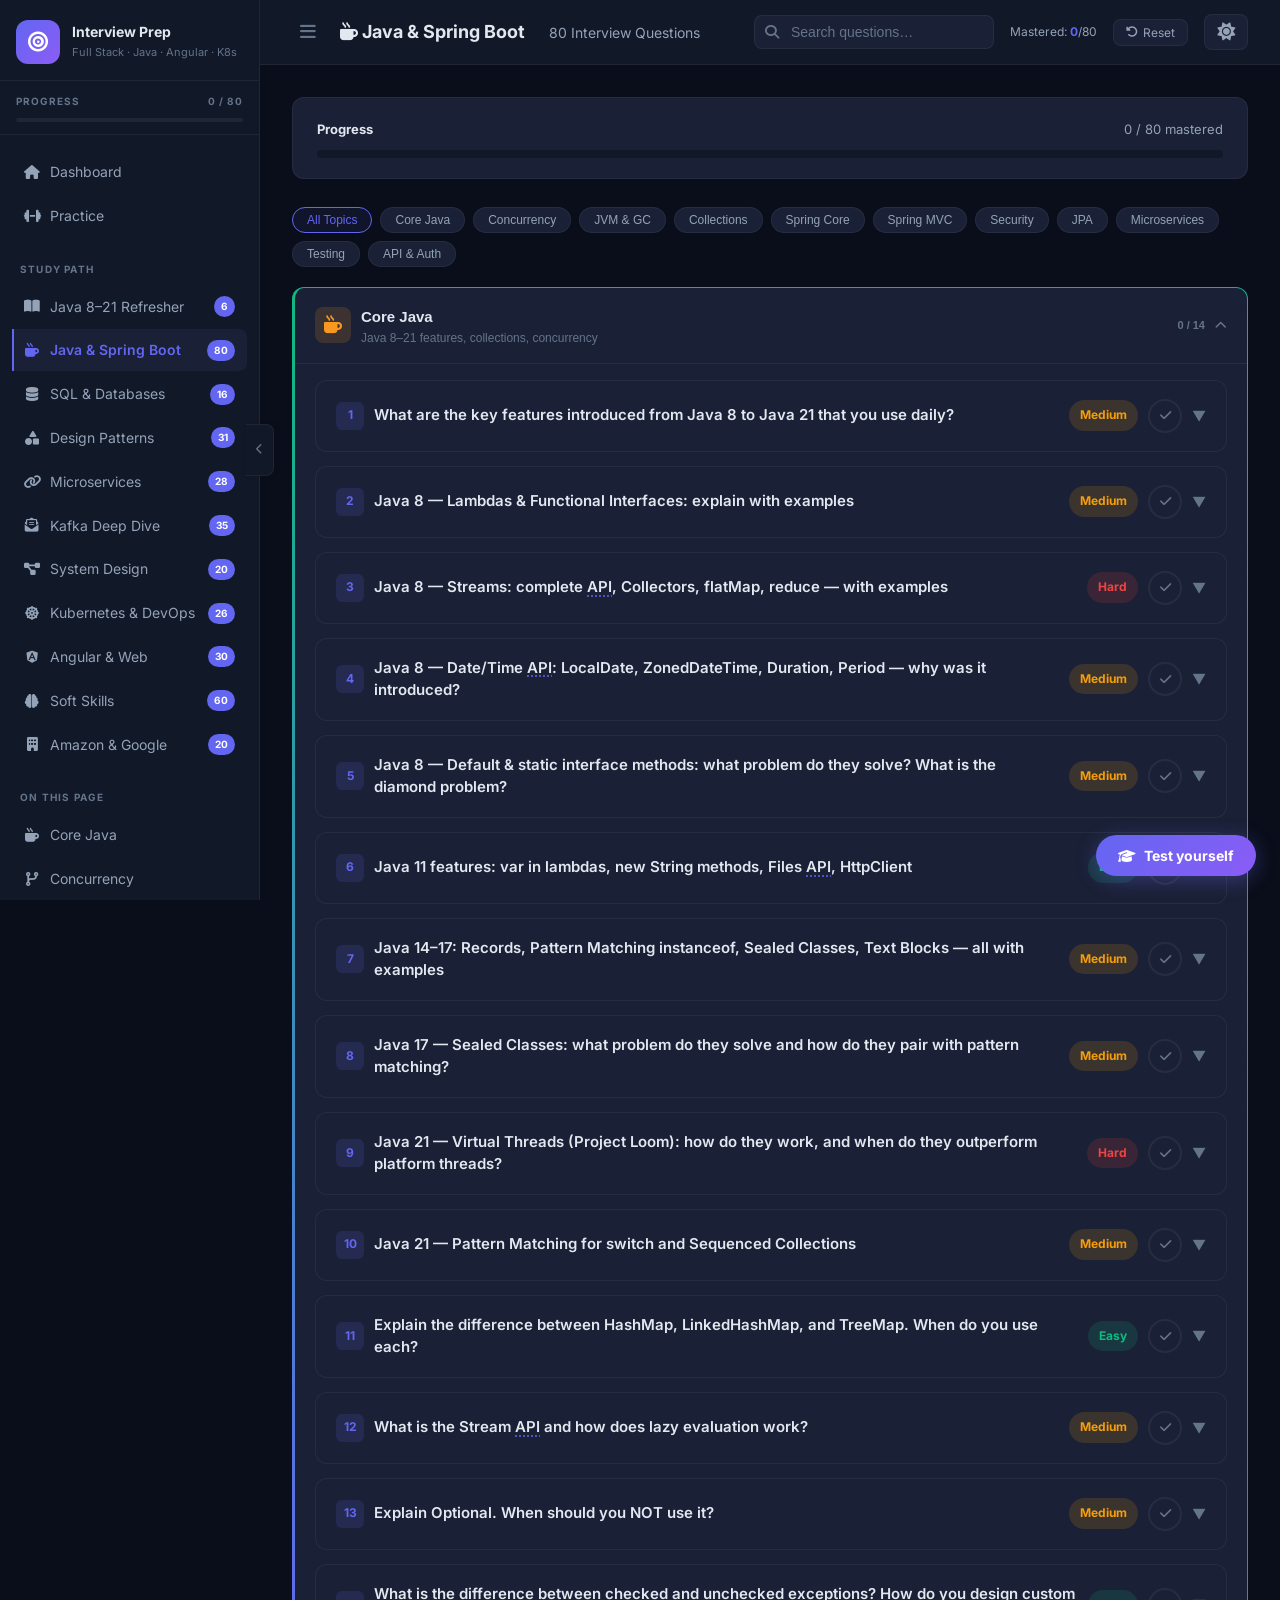
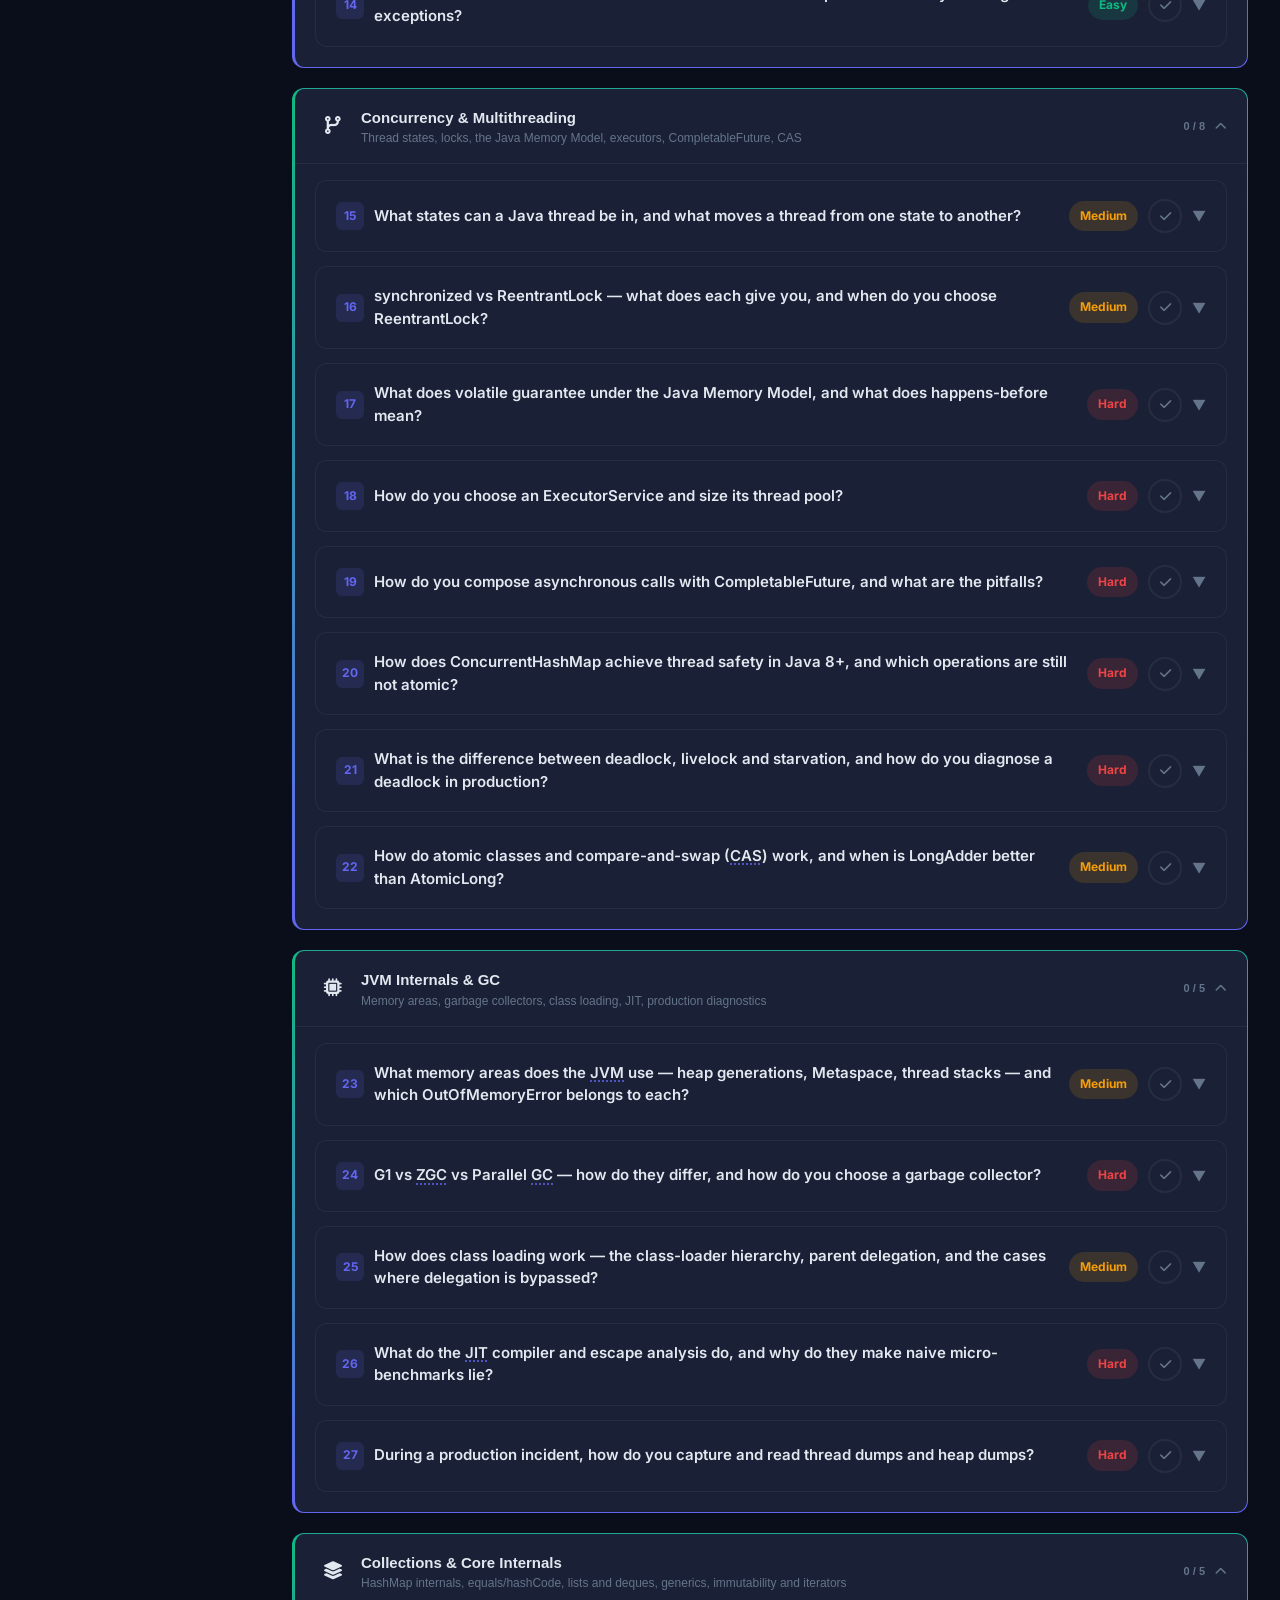
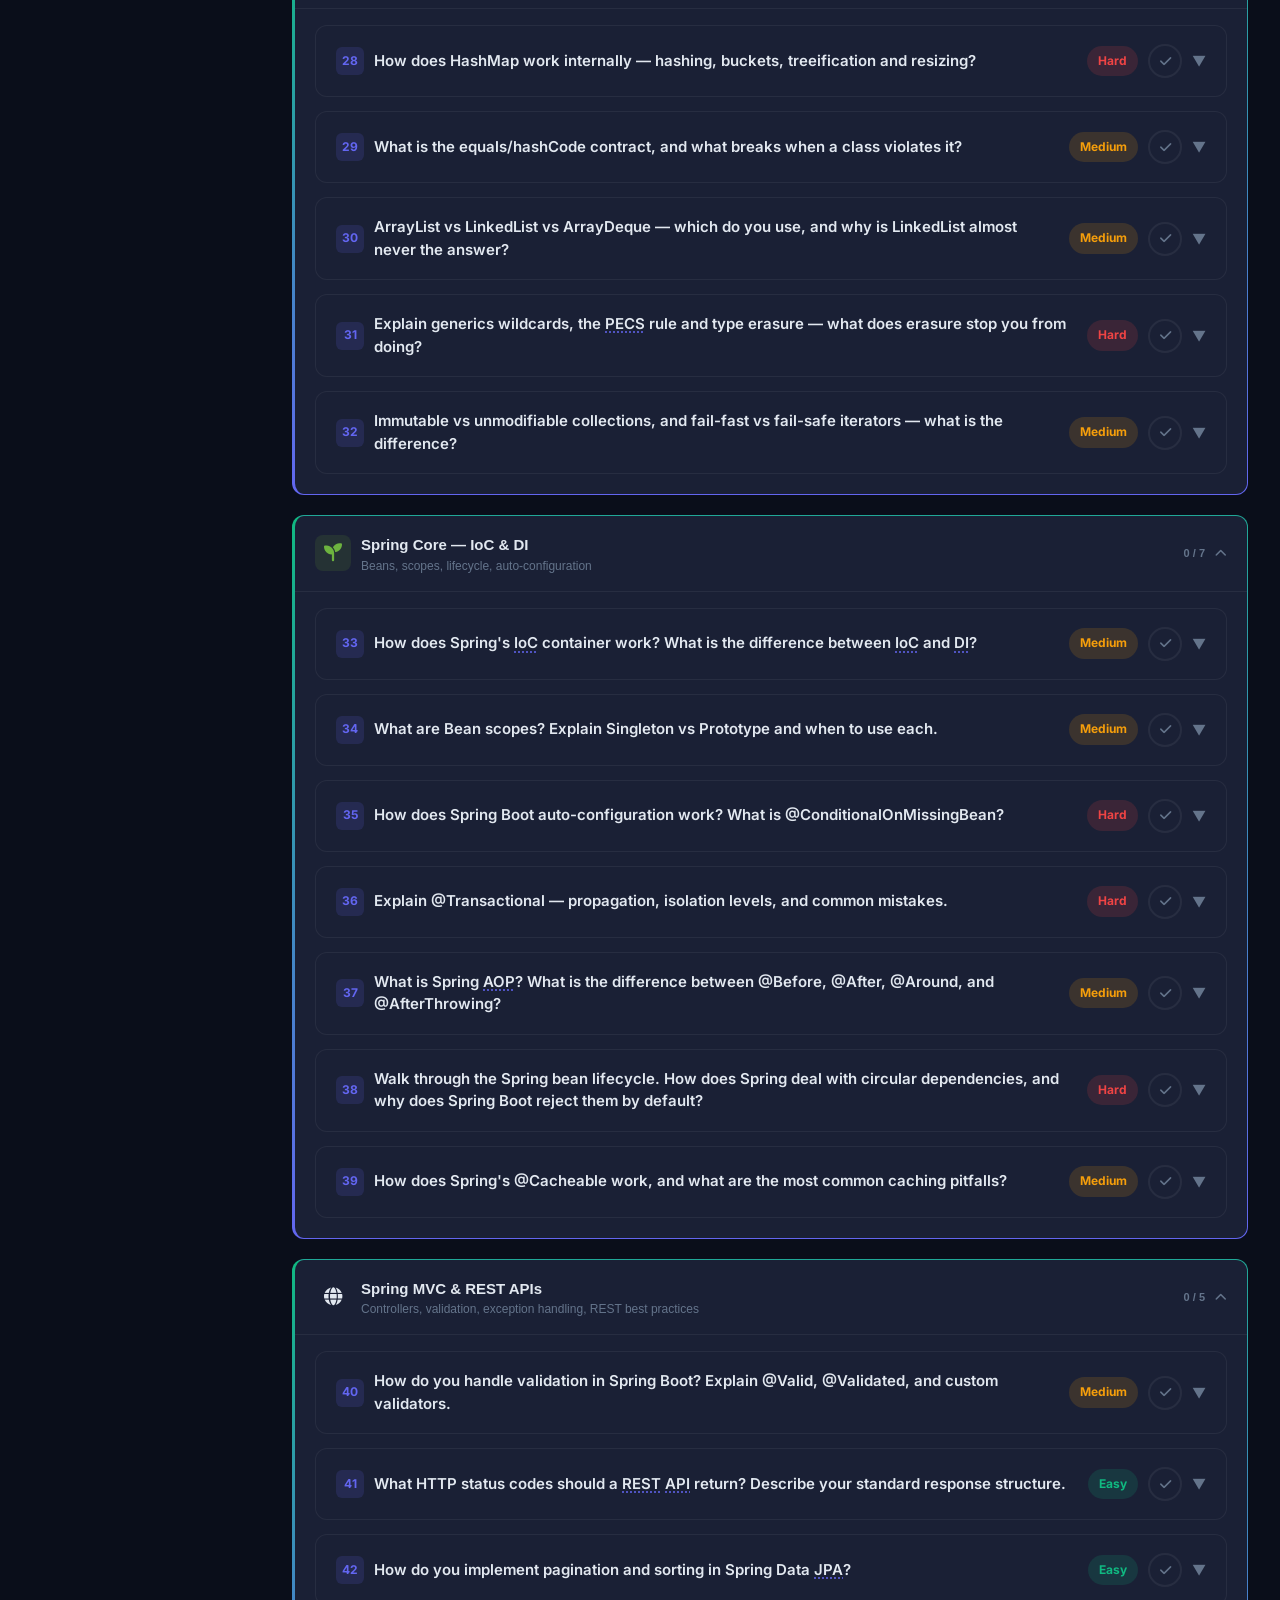
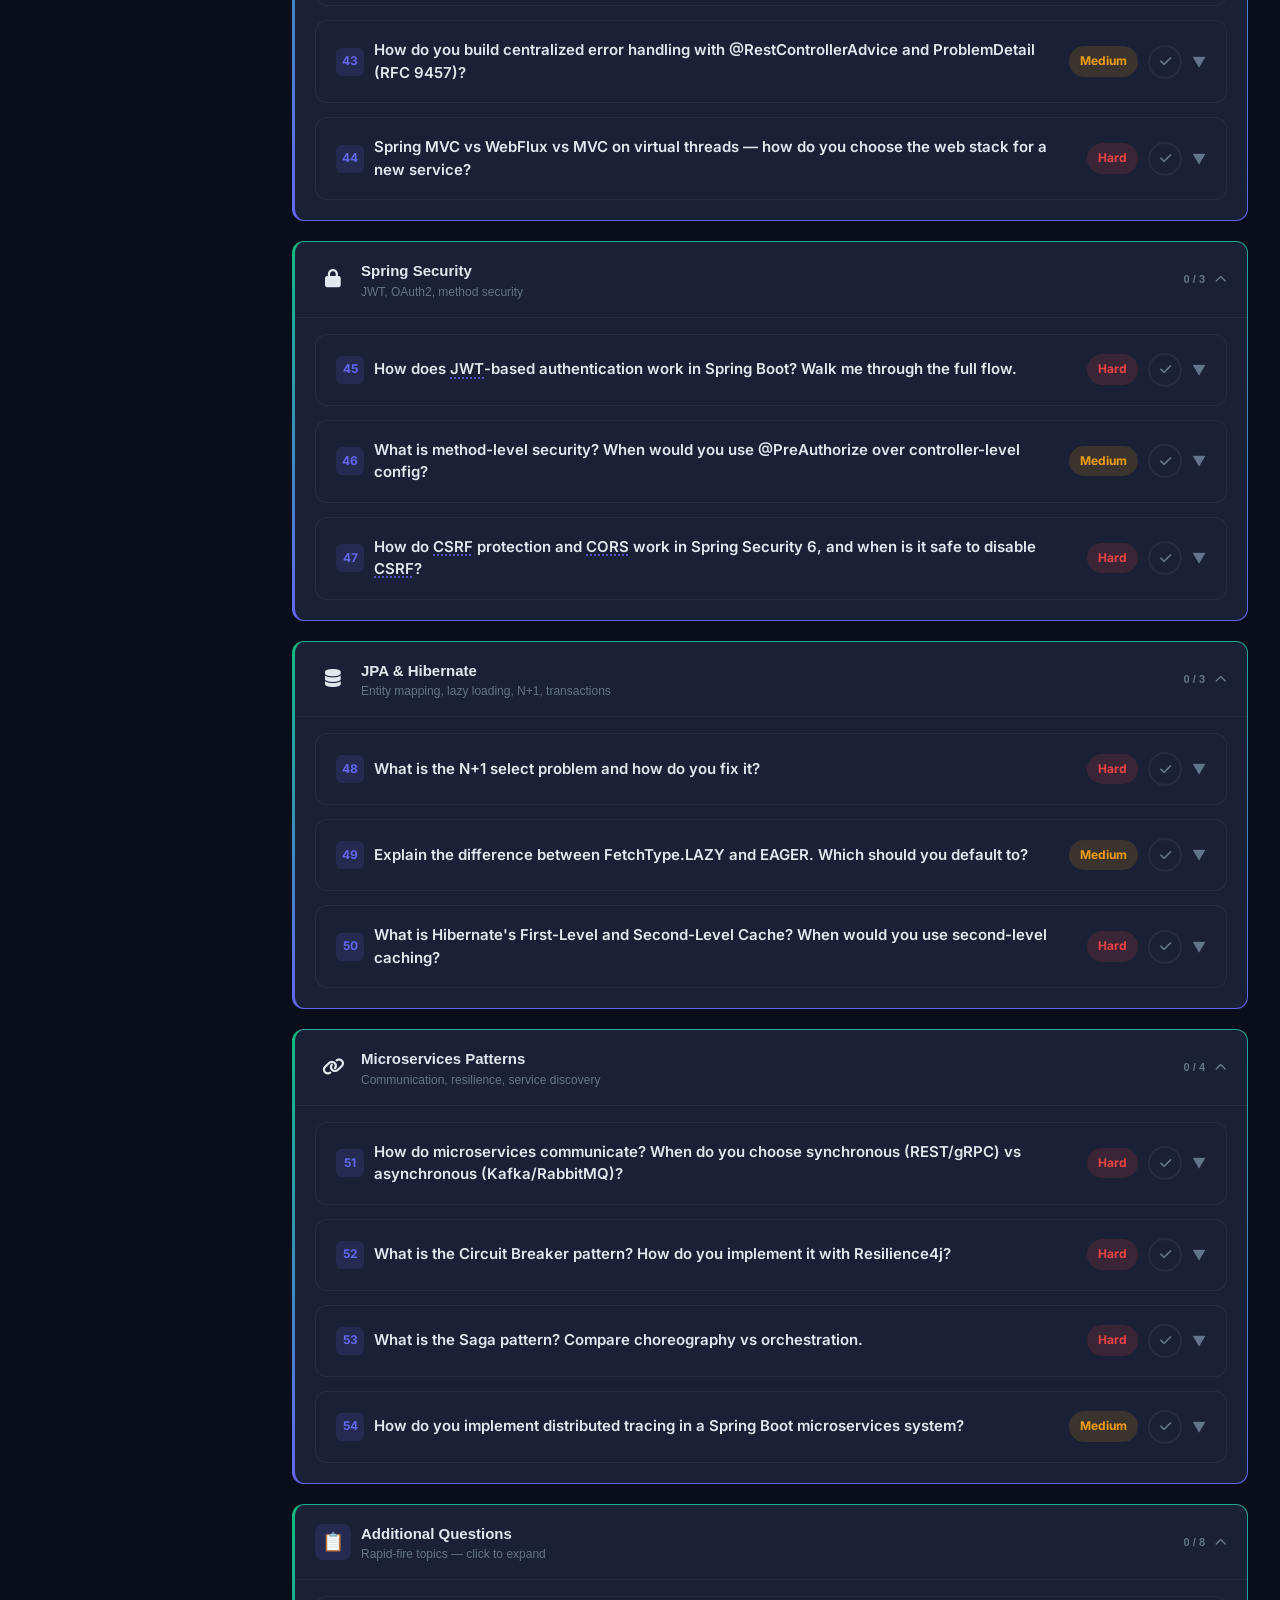
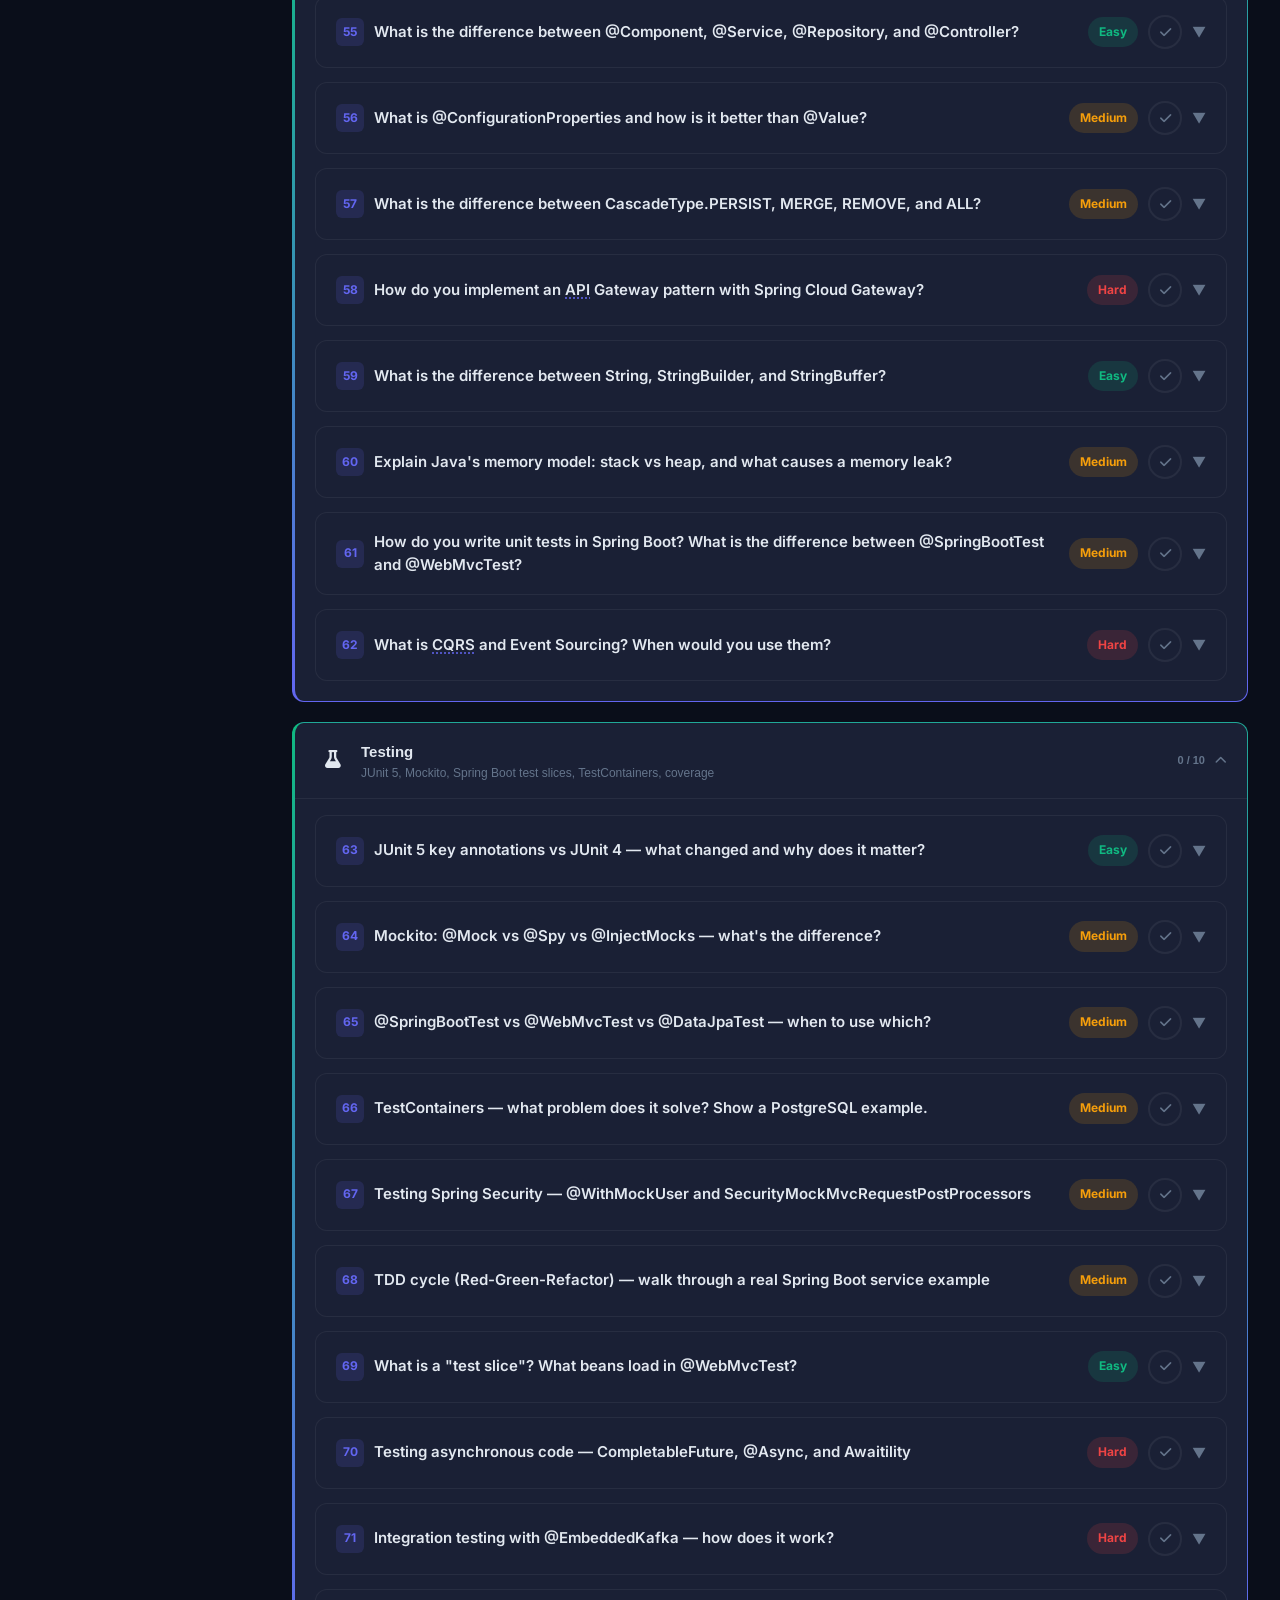
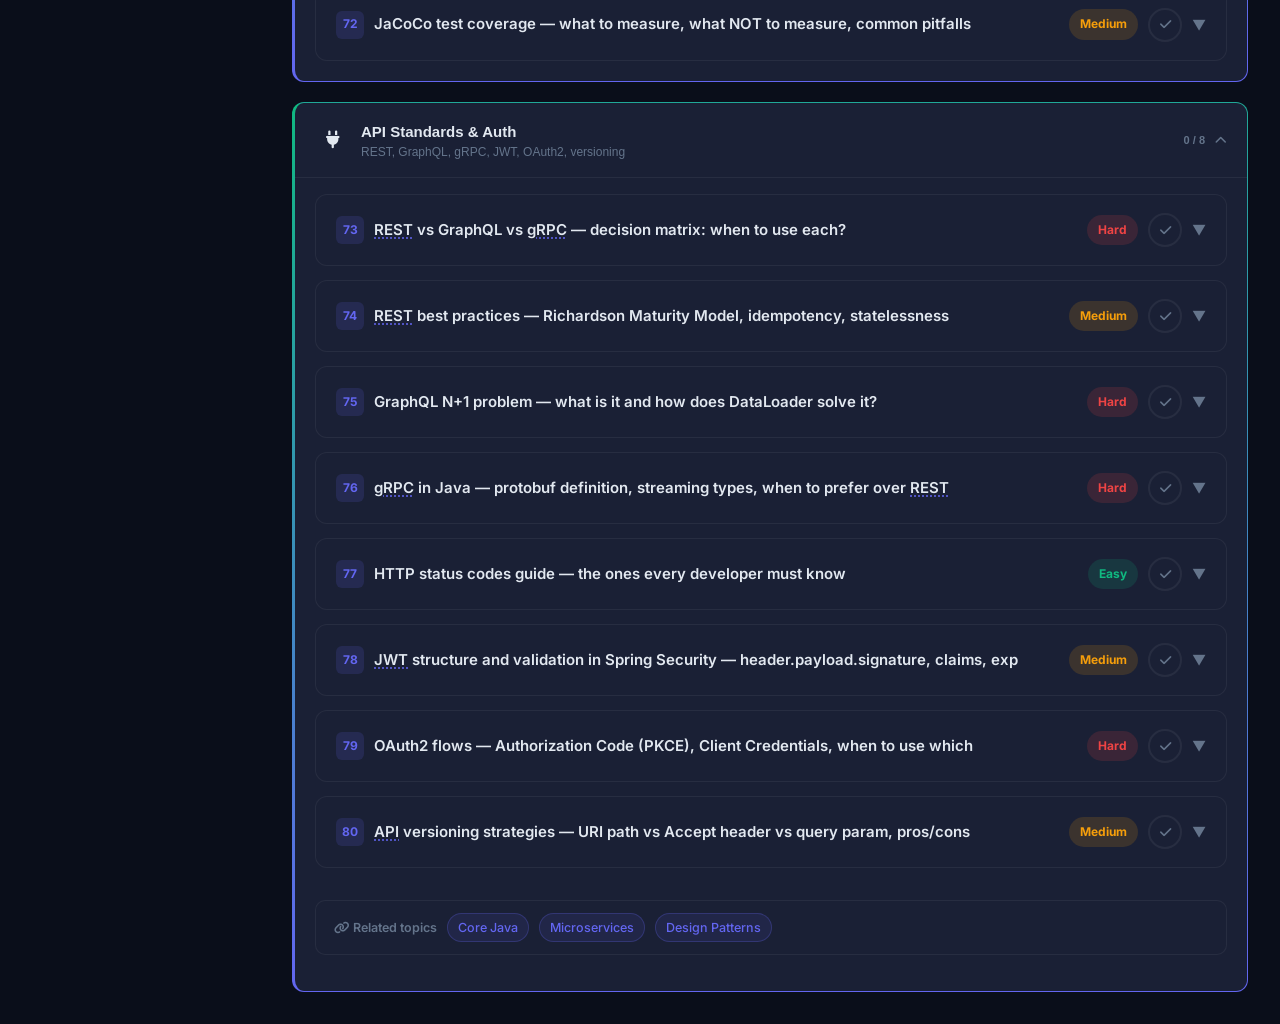
<file: java-spring.html>
<!DOCTYPE html>
<html lang="en" data-theme="dark">
<head>
  <meta charset="UTF-8">
  <meta name="viewport" content="width=device-width, initial-scale=1.0">
  <title>Java &amp; Spring Boot — Interview Prep</title>
  <link rel="preconnect" href="https://fonts.googleapis.com">
  <link href="https://fonts.googleapis.com/css2?family=Inter:wght@400;500;600;700;800&family=JetBrains+Mono:wght@400;500&display=swap" rel="stylesheet">
  <link rel="stylesheet" href="css/styles.css?v=17">
  <link rel="stylesheet" href="https://cdnjs.cloudflare.com/ajax/libs/font-awesome/6.7.2/css/all.min.css">
</head>
<body>
<div class="layout">

  <!-- ── Sidebar ──────────────────────────────────────────── -->
  <aside class="sidebar"></aside>

  <!-- ── Main ─────────────────────────────────────────────── -->
  <div class="main">
    <div class="topbar">
      <button class="menu-toggle"><i class="fa-solid fa-bars"></i></button>
      <div class="topbar-title"><i class="fa-solid fa-mug-hot"></i> Java &amp; Spring Boot <span><span data-qcount></span> Interview Questions</span></div>
      <div class="search-box">
        <i class="fa-solid fa-magnifying-glass search-icon"></i>
        <input id="searchInput" type="text" placeholder="Search questions…">
      </div>
      <button class="theme-toggle" id="themeToggle" onclick="toggleTheme()"><i class="fa-solid fa-sun"></i></button>
    </div>

    <div class="content">

      <!-- Progress -->
      <div class="progress-wrap">
        <div class="progress-label">
          <strong>Progress</strong>
          <span id="progressLabel"></span>
        </div>
        <div class="progress-bar"><div class="progress-fill" id="progressFill" style="width:0%"></div></div>
      </div>

      <!-- Filter chips -->
      <div class="pillar-row">
        <button class="pillar-chip active" data-pillar="">All Topics</button>
        <button class="pillar-chip" data-pillar="core">Core Java</button>
        <button class="pillar-chip" data-pillar="concurrency">Concurrency</button>
        <button class="pillar-chip" data-pillar="jvm">JVM &amp; GC</button>
        <button class="pillar-chip" data-pillar="collections">Collections</button>
        <button class="pillar-chip" data-pillar="spring">Spring Core</button>
        <button class="pillar-chip" data-pillar="mvc">Spring MVC</button>
        <button class="pillar-chip" data-pillar="security">Security</button>
        <button class="pillar-chip" data-pillar="jpa">JPA</button>
        <button class="pillar-chip" data-pillar="microservices">Microservices</button>
        <button class="pillar-chip" data-pillar="testing">Testing</button>
        <button class="pillar-chip" data-pillar="api">API &amp; Auth</button>
      </div>

      <!-- ════════════════════════════════════════════
           SECTION 1 — CORE JAVA
      ════════════════════════════════════════════ -->
      <div class="section-header" id="core-java">
        <div class="section-icon" style="background:rgba(248,152,32,.15);color:#f89820"><i class="fa-solid fa-mug-hot"></i></div>
        <div><h2>Core Java</h2><p>Java 8–21 features, collections, concurrency</p></div>
      </div>

      <div class="qa-list">

        <div class="qa-card" data-pillar="core">
          <div class="qa-question">
            <div class="qa-num">1</div>
            <div class="qa-question-text">What are the key features introduced from Java 8 to Java 21 that you use daily?</div>
            <span class="qa-difficulty diff-medium">Medium</span>
            <span class="qa-chevron">▼</span>
          </div>
          <div class="qa-answer">
            <p><strong>Java 8:</strong> Lambdas, Streams, Optional, default interface methods, new Date/Time API (LocalDate, etc.).</p>
            <p><strong>Java 11:</strong> <code>var</code> in lambdas, String methods (<code>isBlank()</code>, <code>strip()</code>, <code>lines()</code>), <code>Files.readString()</code>.</p>
            <p><strong>Java 14–16:</strong> Records (immutable data carriers), Pattern Matching for <code>instanceof</code>, Sealed Classes (preview).</p>
            <p><strong>Java 15:</strong> Text Blocks final.</p>
            <p><strong>Java 17 (LTS):</strong> Sealed classes final. It is the first LTS that contains records, text blocks and pattern matching for <code>instanceof</code>; pattern matching for <code>switch</code> was still a preview here.</p>
            <p><strong>Java 21 (LTS):</strong> Virtual Threads (Project Loom) — JVM-scheduled threads that release their carrier OS thread while blocked, so a server can run hundreds of thousands of concurrent blocking tasks; Pattern matching for <code>switch</code> and record patterns (both final); Sequenced Collections.</p>
            <p><strong>After 21:</strong> Java 25 (September 2025) is the next LTS — it finalised Scoped Values, compact source files and instance <code>main</code> methods, and since JDK 24 <code>synchronized</code> no longer pins virtual threads.</p>
            <div class="code-block">
              <div class="code-header"><span class="code-lang">Java</span><button class="copy-btn">Copy</button></div>
              <pre><code><span class="cmt">// Records (Java 16+) — replaces boilerplate POJOs</span>
<span class="kw">record</span> <span class="typ">UserDto</span>(String name, String email) {}

<span class="cmt">// Pattern matching instanceof (Java 16+)</span>
<span class="kw">if</span> (obj <span class="kw">instanceof</span> <span class="typ">String</span> s) {
    System.out.println(s.toUpperCase()); <span class="cmt">// s is already cast</span>
}

<span class="cmt">// Virtual threads (Java 21) — massive I/O concurrency</span>
<span class="kw">try</span> (<span class="kw">var</span> executor = Executors.newVirtualThreadPerTaskExecutor()) {
    executor.submit(() -&gt; callExternalService());
}

<span class="cmt">// Sequenced collections (Java 21) — getFirst()/getLast()</span>
<span class="typ">List</span>&lt;<span class="typ">String</span>&gt; list = <span class="typ">List</span>.of(<span class="str">"a"</span>, <span class="str">"b"</span>, <span class="str">"c"</span>);
System.out.println(list.getFirst()); <span class="cmt">// "a"</span></code></pre>
            </div>
            <div class="callout tip"><span class="callout-icon">💡</span><div><span class="callout-title">Pro tip</span><div class="callout-body">Virtual threads are the answer to "how do you handle 100k concurrent requests without reactive programming?" — they bring Go-style concurrency to Java without changing the blocking code style.</div></div></div>
          </div>
        </div>

        <!-- ── Java 8: Lambdas & Functional Interfaces ── -->
        <div class="qa-card" data-pillar="core">
          <div class="qa-question">
            <div class="qa-num">2</div>
            <div class="qa-question-text">Java 8 — Lambdas &amp; Functional Interfaces: explain with examples</div>
            <span class="qa-difficulty diff-medium">Medium</span>
            <span class="qa-chevron">▼</span>
          </div>
          <div class="qa-answer">
            <p>A <strong>lambda</strong> is a short anonymous function: <code>(parameters) -&gt; body</code>. It can be used wherever the expected type is a <strong>functional interface</strong> — any interface with exactly one abstract method (SAM = Single Abstract Method). The annotation <code>@FunctionalInterface</code> enforces this at compile time.</p>

            <div class="code-block"><div class="code-header"><span class="code-lang">Java 8 — Lambda syntax forms</span><button class="copy-btn">Copy</button></div><pre><code><span class="cmt">// 1. Full form: parameter types declared, block body</span>
<span class="typ">Comparator</span>&lt;<span class="typ">String</span>&gt; c1 = (<span class="typ">String</span> a, <span class="typ">String</span> b) -&gt; {
    <span class="kw">return</span> a.compareTo(b);
};

<span class="cmt">// 2. Inferred types + expression body (most common)</span>
<span class="typ">Comparator</span>&lt;<span class="typ">String</span>&gt; c2 = (a, b) -&gt; a.compareTo(b);

<span class="cmt">// 3. Single parameter — parens optional</span>
<span class="typ">Predicate</span>&lt;<span class="typ">String</span>&gt; isEmpty = s -&gt; s.isEmpty();

<span class="cmt">// 4. No parameters</span>
<span class="typ">Runnable</span> r = () -&gt; System.out.println(<span class="str">"running"</span>);</code></pre></div>

            <p><strong>Built-in functional interfaces</strong> — memorise these four, they appear constantly:</p>
            <div class="table-wrap"><table>
              <thead><tr><th>Interface</th><th>Method</th><th>Takes</th><th>Returns</th><th>Typical use</th></tr></thead>
              <tbody>
                <tr><td><code>Predicate&lt;T&gt;</code></td><td><code>test(T)</code></td><td>T</td><td>boolean</td><td>filter(), anyMatch()</td></tr>
                <tr><td><code>Function&lt;T,R&gt;</code></td><td><code>apply(T)</code></td><td>T</td><td>R</td><td>map(), transform</td></tr>
                <tr><td><code>Consumer&lt;T&gt;</code></td><td><code>accept(T)</code></td><td>T</td><td>void</td><td>forEach(), side effects</td></tr>
                <tr><td><code>Supplier&lt;T&gt;</code></td><td><code>get()</code></td><td>—</td><td>T</td><td>lazy init, orElseGet()</td></tr>
                <tr><td><code>BiFunction&lt;T,U,R&gt;</code></td><td><code>apply(T,U)</code></td><td>T, U</td><td>R</td><td>merge, combine two values</td></tr>
                <tr><td><code>UnaryOperator&lt;T&gt;</code></td><td><code>apply(T)</code></td><td>T</td><td>T (same type)</td><td>map when type stays same</td></tr>
              </tbody>
            </table></div>

            <div class="code-block"><div class="code-header"><span class="code-lang">Java 8 — Method references (shorter than lambdas)</span><button class="copy-btn">Copy</button></div><pre><code><span class="cmt">// Instead of: x -&gt; System.out.println(x)</span>
list.forEach(System.out::println);          <span class="cmt">// instance method on specific object</span>

<span class="cmt">// Instead of: s -&gt; s.toUpperCase()</span>
list.stream().map(String::toUpperCase);     <span class="cmt">// instance method on parameter</span>

<span class="cmt">// Instead of: () -&gt; new ArrayList&lt;&gt;()</span>
<span class="typ">Supplier</span>&lt;<span class="typ">List</span>&gt; s = ArrayList::<span class="kw">new</span>;       <span class="cmt">// constructor reference</span>

<span class="cmt">// Instead of: (a, b) -&gt; Integer.compare(a, b)</span>
<span class="typ">Comparator</span>&lt;<span class="typ">Integer</span>&gt; cmp = Integer::compare; <span class="cmt">// static method reference</span>

<span class="cmt">// Practical: sort list of employees by salary then name</span>
employees.sort(
    <span class="typ">Comparator</span>.comparingInt(<span class="typ">Employee</span>::getSalary)
              .thenComparing(<span class="typ">Employee</span>::getName)
);</code></pre></div>

            <div class="code-block"><div class="code-header"><span class="code-lang">Java 8 — Variable capture (effectively final rule)</span><button class="copy-btn">Copy</button></div><pre><code><span class="kw">int</span> threshold = <span class="num">50_000</span>;  <span class="cmt">// effectively final — never reassigned</span>
<span class="typ">Predicate</span>&lt;<span class="typ">Employee</span>&gt; highEarner = e -&gt; e.getSalary() &gt; threshold; <span class="cmt">// ✅ OK</span>

<span class="kw">int</span> counter = <span class="num">0</span>;
list.forEach(e -&gt; counter++); <span class="cmt">// ❌ compile error: counter is not effectively final</span>

<span class="cmt">// Fix for mutable state in lambdas: use AtomicInteger or collect to a result</span>
<span class="typ">AtomicInteger</span> count = <span class="kw">new</span> <span class="typ">AtomicInteger</span>();
list.forEach(e -&gt; count.incrementAndGet()); <span class="cmt">// ✅ object reference is effectively final</span></code></pre></div>

            <div class="callout tip"><span class="callout-icon">💡</span><div><span class="callout-title">Interview angle</span><div class="callout-body">Interviewers often ask "what is a functional interface?" — the answer is <em>any interface with exactly one abstract method</em>. It can have multiple <code>default</code> or <code>static</code> methods. Examples: Runnable (run), Callable (call), Comparator (compare), all java.util.function types.</div></div></div>
          </div>
        </div>

        <!-- ── Java 8: Streams complete ── -->
        <div class="qa-card" data-pillar="core">
          <div class="qa-question">
            <div class="qa-num">3</div>
            <div class="qa-question-text">Java 8 — Streams: complete API, Collectors, flatMap, reduce — with examples</div>
            <span class="qa-difficulty diff-hard">Hard</span>
            <span class="qa-chevron">▼</span>
          </div>
          <div class="qa-answer">
            <p>A Stream is a <strong>one-time-use pipeline</strong> over a data source. Operations are <strong>intermediate</strong> (lazy, return a new Stream) or <strong>terminal</strong> (eager, trigger the whole pipeline and produce a result).</p>

            <div class="code-block"><div class="code-header"><span class="code-lang">Java 8 — Creating streams</span><button class="copy-btn">Copy</button></div><pre><code><span class="cmt">// From a collection</span>
list.stream()
list.parallelStream()

<span class="cmt">// From values</span>
<span class="typ">Stream</span>.of(<span class="str">"a"</span>, <span class="str">"b"</span>, <span class="str">"c"</span>)

<span class="cmt">// Infinite stream — generate a value on demand</span>
<span class="typ">Stream</span>.generate(<span class="typ">Math</span>::random).limit(<span class="num">10</span>)

<span class="cmt">// Infinite stream — iterate from a seed</span>
<span class="typ">Stream</span>.iterate(<span class="num">0</span>, n -&gt; n + <span class="num">2</span>).limit(<span class="num">5</span>)  <span class="cmt">// 0, 2, 4, 6, 8</span>

<span class="cmt">// From a range of ints (IntStream)</span>
<span class="typ">IntStream</span>.rangeClosed(<span class="num">1</span>, <span class="num">10</span>)           <span class="cmt">// 1..10 inclusive</span></code></pre></div>

            <div class="code-block"><div class="code-header"><span class="code-lang">Java 8 — Intermediate operations (lazy, return Stream)</span><button class="copy-btn">Copy</button></div><pre><code>employees.stream()
  .filter(e -&gt; e.getDept().equals(<span class="str">"Engineering"</span>))  <span class="cmt">// keep matching</span>
  .map(Employee::getSalary)                          <span class="cmt">// transform each element</span>
  .mapToInt(Integer::intValue)                       <span class="cmt">// unbox to a primitive IntStream</span>
  .distinct()                                        <span class="cmt">// remove duplicates</span>
  .sorted()                                          <span class="cmt">// natural order (or pass Comparator)</span>
  .peek(n -&gt; log.debug(<span class="str">"salary: {}"</span>, n))           <span class="cmt">// side effect without consuming</span>
  .limit(<span class="num">10</span>)                                        <span class="cmt">// take first 10</span>
  .skip(<span class="num">2</span>)                                          <span class="cmt">// skip first 2</span>
  .sum();                                            <span class="cmt">// terminal (IntStream)</span></code></pre></div>

            <div class="code-block"><div class="code-header"><span class="code-lang">Java 8 — flatMap: flattening nested collections</span><button class="copy-btn">Copy</button></div><pre><code><span class="cmt">// Problem: each Order has a List&lt;OrderItem&gt; — you want all items across all orders</span>
<span class="typ">List</span>&lt;<span class="typ">Order</span>&gt; orders = getOrders();

<span class="cmt">// WITHOUT flatMap: Stream&lt;List&lt;OrderItem&gt;&gt; — wrong, need Stream&lt;OrderItem&gt;</span>
orders.stream().map(<span class="typ">Order</span>::getItems); <span class="cmt">// ❌ nested</span>

<span class="cmt">// WITH flatMap: flattens each List into the stream → Stream&lt;OrderItem&gt;</span>
<span class="typ">List</span>&lt;<span class="typ">String</span>&gt; allProductNames = orders.stream()
    .flatMap(order -&gt; order.getItems().stream()) <span class="cmt">// flatten</span>
    .map(<span class="typ">OrderItem</span>::getProductName)
    .distinct()
    .sorted()
    .collect(<span class="typ">Collectors</span>.toList());</code></pre></div>

            <div class="code-block"><div class="code-header"><span class="code-lang">Java 8 — reduce: aggregate to a single value</span><button class="copy-btn">Copy</button></div><pre><code><span class="cmt">// Sum all salaries (identity = starting value)</span>
<span class="kw">int</span> totalSalary = employees.stream()
    .map(<span class="typ">Employee</span>::getSalary)
    .reduce(<span class="num">0</span>, Integer::sum);              <span class="cmt">// 0 + e1 + e2 + e3 + ...</span>

<span class="cmt">// Without identity — result is Optional (stream could be empty)</span>
<span class="typ">Optional</span>&lt;<span class="typ">Integer</span>&gt; max = salaries.stream()
    .reduce(Integer::max);

<span class="cmt">// For simple aggregations, prefer IntStream methods — cleaner</span>
<span class="kw">int</span> total = employees.stream()
    .mapToInt(<span class="typ">Employee</span>::getSalary)
    .sum();                                <span class="cmt">// same as reduce but more readable</span>
<span class="kw">double</span> avg = employees.stream()
    .mapToInt(<span class="typ">Employee</span>::getSalary)
    .average().orElse(<span class="num">0</span>);</code></pre></div>

            <div class="code-block"><div class="code-header"><span class="code-lang">Java 8 — Collectors (the most important ones)</span><button class="copy-btn">Copy</button></div><pre><code><span class="cmt">// Group employees by department → Map&lt;String, List&lt;Employee&gt;&gt;</span>
<span class="typ">Map</span>&lt;<span class="typ">String</span>, <span class="typ">List</span>&lt;<span class="typ">Employee</span>&gt;&gt; byDept =
    employees.stream()
        .collect(<span class="typ">Collectors</span>.groupingBy(<span class="typ">Employee</span>::getDepartment));

<span class="cmt">// Count per department → Map&lt;String, Long&gt;</span>
<span class="typ">Map</span>&lt;<span class="typ">String</span>, <span class="typ">Long</span>&gt; countByDept =
    employees.stream()
        .collect(<span class="typ">Collectors</span>.groupingBy(<span class="typ">Employee</span>::getDepartment, <span class="typ">Collectors</span>.counting()));

<span class="cmt">// Average salary per department</span>
<span class="typ">Map</span>&lt;<span class="typ">String</span>, <span class="typ">Double</span>&gt; avgByDept =
    employees.stream()
        .collect(<span class="typ">Collectors</span>.groupingBy(
            <span class="typ">Employee</span>::getDepartment,
            <span class="typ">Collectors</span>.averagingInt(<span class="typ">Employee</span>::getSalary)));

<span class="cmt">// Split into two groups: earns &gt; 70k vs not</span>
<span class="typ">Map</span>&lt;<span class="typ">Boolean</span>, <span class="typ">List</span>&lt;<span class="typ">Employee</span>&gt;&gt; split =
    employees.stream()
        .collect(<span class="typ">Collectors</span>.partitioningBy(e -&gt; e.getSalary() &gt; <span class="num">70_000</span>));

<span class="cmt">// Join names as comma-separated string</span>
<span class="typ">String</span> names = employees.stream()
    .map(<span class="typ">Employee</span>::getName)
    .collect(<span class="typ">Collectors</span>.joining(<span class="str">", "</span>, <span class="str">"["</span>, <span class="str">"]"</span>));  <span class="cmt">// [Alice, Bob, Charlie]</span>

<span class="cmt">// Collect to unmodifiable map</span>
<span class="typ">Map</span>&lt;<span class="typ">Long</span>, <span class="typ">String</span>&gt; idToName = employees.stream()
    .collect(<span class="typ">Collectors</span>.toUnmodifiableMap(<span class="typ">Employee</span>::getId, <span class="typ">Employee</span>::getName));</code></pre></div>

            <div class="callout danger"><span class="callout-icon">🚫</span><div><span class="callout-title">Common mistakes</span><div class="callout-body">1. Reusing a stream — streams are single-use; a second terminal operation throws IllegalStateException. 2. Using <code>parallelStream()</code> for I/O work — it uses ForkJoinPool.commonPool which has few threads; starving it blocks other parts of the app. 3. <code>sorted()</code> on an unbounded stream — it must see all elements before producing output, causing OOM.</div></div></div>
          </div>
        </div>

        <!-- ── Java 8: Date/Time API ── -->
        <div class="qa-card" data-pillar="core">
          <div class="qa-question">
            <div class="qa-num">4</div>
            <div class="qa-question-text">Java 8 — Date/Time API: LocalDate, ZonedDateTime, Duration, Period — why was it introduced?</div>
            <span class="qa-difficulty diff-medium">Medium</span>
            <span class="qa-chevron">▼</span>
          </div>
          <div class="qa-answer">
            <p><strong>Why the old API was replaced:</strong> <code>java.util.Date</code> is mutable (can be changed after creation → threading bugs), confuses months (January = 0 — countless production bugs), has no timezone concept built in cleanly, and has terrible API design. <code>Calendar</code> was even worse. The new <code>java.time</code> API (inspired by Joda-Time) is immutable, thread-safe, and expressive.</p>

            <div class="code-block"><div class="code-header"><span class="code-lang">Java 8 — java.time core classes</span><button class="copy-btn">Copy</button></div><pre><code><span class="cmt">// ── LocalDate: a date only, NO time, NO timezone ──</span>
<span class="typ">LocalDate</span> today   = <span class="typ">LocalDate</span>.now();
<span class="typ">LocalDate</span> birthday = <span class="typ">LocalDate</span>.of(<span class="num">1990</span>, <span class="typ">Month</span>.MAY, <span class="num">15</span>);  <span class="cmt">// Month enum avoids 0-index bug</span>
<span class="typ">LocalDate</span> nextWeek = today.plusDays(<span class="num">7</span>);
<span class="typ">LocalDate</span> parsed   = <span class="typ">LocalDate</span>.parse(<span class="str">"2024-06-01"</span>);

<span class="kw">boolean</span> isBefore = birthday.isBefore(today);               <span class="cmt">// true</span>
<span class="kw">int</span> dayOfYear   = today.getDayOfYear();
<span class="typ">DayOfWeek</span> dow    = today.getDayOfWeek();                    <span class="cmt">// MONDAY, TUESDAY...</span>

<span class="cmt">// ── LocalTime: a time only, NO date, NO timezone ──</span>
<span class="typ">LocalTime</span> now      = <span class="typ">LocalTime</span>.now();
<span class="typ">LocalTime</span> meeting  = <span class="typ">LocalTime</span>.of(<span class="num">14</span>, <span class="num">30</span>);                 <span class="cmt">// 14:30:00</span>
<span class="typ">LocalTime</span> inAnHour = now.plusHours(<span class="num">1</span>).truncatedTo(<span class="typ">ChronoUnit</span>.MINUTES);

<span class="cmt">// ── LocalDateTime: date + time, still NO timezone ──</span>
<span class="typ">LocalDateTime</span> dt  = <span class="typ">LocalDateTime</span>.of(today, meeting);
<span class="typ">LocalDateTime</span> dt2 = <span class="typ">LocalDateTime</span>.now().minusMonths(<span class="num">3</span>);</code></pre></div>

            <div class="code-block"><div class="code-header"><span class="code-lang">Java 8 — Timezone-aware types</span><button class="copy-btn">Copy</button></div><pre><code><span class="cmt">// ZonedDateTime = LocalDateTime + timezone. Use for user-facing datetimes.</span>
<span class="typ">ZoneId</span> vienna   = <span class="typ">ZoneId</span>.of(<span class="str">"Europe/Vienna"</span>);
<span class="typ">ZonedDateTime</span> zdt = <span class="typ">ZonedDateTime</span>.now(vienna);
<span class="typ">ZonedDateTime</span> utc = zdt.withZoneSameInstant(<span class="typ">ZoneOffset</span>.UTC);  <span class="cmt">// convert TZ</span>

<span class="cmt">// Instant = a point on the UTC timeline (epoch seconds + nanos). Use for DB timestamps, event/record timestamps.</span>
<span class="typ">Instant</span> now    = <span class="typ">Instant</span>.now();
<span class="kw">long</span> epochMs   = now.toEpochMilli();
<span class="typ">Instant</span> before = now.minus(<span class="num">5</span>, <span class="typ">ChronoUnit</span>.MINUTES);

<span class="cmt">// Convert Instant ↔ ZonedDateTime</span>
<span class="typ">ZonedDateTime</span> from = now.atZone(vienna);
<span class="typ">Instant</span> back       = from.toInstant();</code></pre></div>

            <div class="code-block"><div class="code-header"><span class="code-lang">Java 8 — Duration, Period, DateTimeFormatter</span><button class="copy-btn">Copy</button></div><pre><code><span class="cmt">// Duration = time-based (hours, minutes, seconds, nanos)</span>
<span class="typ">Duration</span> d = <span class="typ">Duration</span>.between(start, end);   <span class="cmt">// between two Instants or LocalDateTimes</span>
<span class="kw">long</span> minutes = d.toMinutes();
<span class="typ">Duration</span> twoHours = <span class="typ">Duration</span>.ofHours(<span class="num">2</span>);

<span class="cmt">// Period = date-based (years, months, days)</span>
<span class="typ">Period</span> p = <span class="typ">Period</span>.between(birthday, today);  <span class="cmt">// between two LocalDates</span>
<span class="kw">int</span> age = p.getYears();
<span class="typ">Period</span> threeMonths = <span class="typ">Period</span>.ofMonths(<span class="num">3</span>);

<span class="cmt">// ── Rule: Duration for times, Period for dates ──</span>

<span class="cmt">// DateTimeFormatter — formatting and parsing</span>
<span class="typ">DateTimeFormatter</span> fmt = <span class="typ">DateTimeFormatter</span>.ofPattern(<span class="str">"dd.MM.yyyy HH:mm"</span>);
<span class="typ">String</span> formatted  = dt.format(fmt);           <span class="cmt">// "01.06.2024 14:30"</span>
<span class="typ">LocalDateTime</span> parsed = <span class="typ">LocalDateTime</span>.parse(<span class="str">"01.06.2024 14:30"</span>, fmt);

<span class="cmt">// Thread-safe: DateTimeFormatter is immutable — safe as a static field</span>
<span class="kw">private static final</span> <span class="typ">DateTimeFormatter</span> ISO = <span class="typ">DateTimeFormatter</span>.ISO_LOCAL_DATE;</code></pre></div>

            <div class="callout tip"><span class="callout-icon">💡</span><div><span class="callout-title">Database / JPA integration</span><div class="callout-body">Hibernate (the JPA provider under Spring Data JPA) maps <code>LocalDate</code> → SQL DATE, <code>LocalDateTime</code> → SQL TIMESTAMP, and in Hibernate 6 <code>Instant</code> → a UTC timestamp column. Always store timestamps as <code>Instant</code> in the DB and convert to the user's timezone in the presentation layer. This avoids DST bugs when servers or databases are in different timezones.</div></div></div>
          </div>
        </div>

        <!-- ── Java 8: Default interface methods ── -->
        <div class="qa-card" data-pillar="core">
          <div class="qa-question">
            <div class="qa-num">5</div>
            <div class="qa-question-text">Java 8 — Default &amp; static interface methods: what problem do they solve? What is the diamond problem?</div>
            <span class="qa-difficulty diff-medium">Medium</span>
            <span class="qa-chevron">▼</span>
          </div>
          <div class="qa-answer">
            <p>Before Java 8, adding a new method to a published interface was a <strong>breaking change</strong> — every class implementing it would fail to compile. <code>default</code> methods solve this: they provide an implementation directly in the interface, so existing implementors inherit it without any changes.</p>

            <div class="code-block"><div class="code-header"><span class="code-lang">Java 8 — Default methods</span><button class="copy-btn">Copy</button></div><pre><code><span class="kw">interface</span> <span class="typ">Greeter</span> {
    <span class="typ">String</span> <span class="fn">getName</span>();       <span class="cmt">// abstract — must implement</span>

    <span class="kw">default</span> <span class="typ">String</span> <span class="fn">greet</span>() {          <span class="cmt">// default — inheritors get this for free</span>
        <span class="kw">return</span> <span class="str">"Hello, "</span> + <span class="fn">getName</span>();
    }

    <span class="kw">static</span> <span class="typ">Greeter</span> <span class="fn">formal</span>(<span class="typ">String</span> name) {   <span class="cmt">// static — called on the interface itself</span>
        <span class="kw">return</span> () -&gt; <span class="str">"Dear "</span> + name;
    }
}

<span class="kw">class</span> <span class="typ">EnglishGreeter</span> <span class="kw">implements</span> <span class="typ">Greeter</span> {
    <span class="kw">public</span> <span class="typ">String</span> <span class="fn">getName</span>() { <span class="kw">return</span> <span class="str">"Alice"</span>; }
    <span class="cmt">// greet() is inherited — no need to override</span>
}

<span class="cmt">// Real-world example: Java itself added List.sort(), Map.forEach(), Iterable.forEach()</span>
<span class="cmt">// without breaking every existing List / Map / Iterable implementation</span>
List&lt;<span class="typ">String</span>&gt; names = ...;
names.sort(<span class="typ">Comparator</span>.naturalOrder()); <span class="cmt">// List.sort() is a default method added in Java 8</span>
names.forEach(System.out::println);     <span class="cmt">// Iterable.forEach() — also default</span></code></pre></div>

            <div class="code-block"><div class="code-header"><span class="code-lang">Java 8 — Diamond problem: what to do when two interfaces conflict</span><button class="copy-btn">Copy</button></div><pre><code><span class="kw">interface</span> <span class="typ">A</span> {
    <span class="kw">default</span> <span class="typ">String</span> <span class="fn">hello</span>() { <span class="kw">return</span> <span class="str">"Hello from A"</span>; }
}
<span class="kw">interface</span> <span class="typ">B</span> {
    <span class="kw">default</span> <span class="typ">String</span> <span class="fn">hello</span>() { <span class="kw">return</span> <span class="str">"Hello from B"</span>; }
}

<span class="kw">class</span> <span class="typ">C</span> <span class="kw">implements</span> <span class="typ">A</span>, <span class="typ">B</span> {
    <span class="cmt">// ❌ Compile error: C inherits unrelated defaults for hello() from A and B</span>
    <span class="cmt">// ✅ Must override and explicitly resolve:</span>
    <span class="kw">public</span> <span class="typ">String</span> <span class="fn">hello</span>() {
        <span class="kw">return</span> <span class="typ">A</span>.<span class="kw">super</span>.<span class="fn">hello</span>();  <span class="cmt">// explicitly pick A's version</span>
    }
}

<span class="cmt">// Rule: class implementation always wins over interface default</span>
<span class="cmt">// If class C extends a concrete class that also has hello() — that wins over both A and B</span></code></pre></div>

            <div class="callout tip"><span class="callout-icon">💡</span><div><span class="callout-title">Compose with default methods</span><div class="callout-body"><code>Comparator</code>, <code>Predicate</code>, and <code>Function</code> all have default methods for chaining: <code>Predicate.and()</code>, <code>Predicate.or()</code>, <code>Predicate.negate()</code>, <code>Function.andThen()</code>, <code>Function.compose()</code>. Example: <code>isActive.and(hasEmail).and(isVerified)</code> — much cleaner than nested ifs.</div></div></div>
          </div>
        </div>

        <!-- ── Java 11 ── -->
        <div class="qa-card" data-pillar="core">
          <div class="qa-question">
            <div class="qa-num">6</div>
            <div class="qa-question-text">Java 11 features: var in lambdas, new String methods, Files API, HttpClient</div>
            <span class="qa-difficulty diff-easy">Easy</span>
            <span class="qa-chevron">▼</span>
          </div>
          <div class="qa-answer">
            <p>Java 11 is an LTS release. Key additions used daily in Spring Boot projects:</p>

            <div class="code-block"><div class="code-header"><span class="code-lang">Java 11 — var in lambda parameters</span><button class="copy-btn">Copy</button></div><pre><code><span class="cmt">// Java 10 introduced var for local variables:  var list = new ArrayList&lt;String&gt;();</span>
<span class="cmt">// Java 11 extends var to lambda parameters — main use: adding annotations</span>

<span class="cmt">// Without var: can't annotate parameter type-inferred lambda params</span>
list.stream().map((String s) -&gt; s.toUpperCase());  <span class="cmt">// explicit type needed for annotation</span>

<span class="cmt">// With var: allows annotation while keeping type inferred</span>
list.stream().map((<span class="ann">@NonNull</span> <span class="kw">var</span> s) -&gt; s.toUpperCase());  <span class="cmt">// ✅ Java 11</span>
<span class="cmt">// Note: all params must use var or none — can't mix var and explicit types</span></code></pre></div>

            <div class="code-block"><div class="code-header"><span class="code-lang">Java 11 — New String methods</span><button class="copy-btn">Copy</button></div><pre><code><span class="typ">String</span> s = <span class="str">"  Hello, World!  "</span>;

<span class="cmt">// isBlank() — true if empty or whitespace only (Unicode-aware, unlike isEmpty())</span>
<span class="str">"   "</span>.isBlank();    <span class="cmt">// true</span>
<span class="str">""</span>.isBlank();       <span class="cmt">// true</span>
<span class="str">"a"</span>.isBlank();      <span class="cmt">// false</span>

<span class="cmt">// strip() vs trim(): strip() handles Unicode whitespace, trim() only handles &lt;= U+0020</span>
s.strip();           <span class="cmt">// "Hello, World!"  — preferred over trim()</span>
s.stripLeading();    <span class="cmt">// "Hello, World!  "</span>
s.stripTrailing();   <span class="cmt">// "  Hello, World!"</span>

<span class="cmt">// lines() — splits on line terminators (\n, \r, \r\n), returns Stream&lt;String&gt;</span>
<span class="str">"line1\nline2\nline3"</span>.lines()
    .filter(l -&gt; !l.isBlank())
    .collect(<span class="typ">Collectors</span>.toList());   <span class="cmt">// ["line1", "line2", "line3"]</span>

<span class="cmt">// repeat() — repeat the string N times</span>
<span class="str">"ab"</span>.repeat(<span class="num">3</span>);     <span class="cmt">// "ababab"</span></code></pre></div>

            <div class="code-block"><div class="code-header"><span class="code-lang">Java 11 — Files API & HttpClient</span><button class="copy-btn">Copy</button></div><pre><code><span class="cmt">// Files.readString / writeString — replaces boilerplate BufferedReader loops</span>
<span class="typ">Path</span> path = <span class="typ">Path</span>.of(<span class="str">"/tmp/config.json"</span>);
<span class="typ">String</span> content = <span class="typ">Files</span>.readString(path, <span class="typ">StandardCharsets</span>.UTF_8);
<span class="typ">Files</span>.writeString(path, <span class="str">"{\"key\":\"value\"}"</span>, <span class="typ">StandardOpenOption</span>.CREATE);

<span class="cmt">// HttpClient — built-in HTTP client, replaces Apache HttpClient for simple cases</span>
<span class="typ">HttpClient</span> client = <span class="typ">HttpClient</span>.newBuilder()
    .connectTimeout(<span class="typ">Duration</span>.ofSeconds(<span class="num">5</span>))
    .build();

<span class="typ">HttpRequest</span> req = <span class="typ">HttpRequest</span>.newBuilder()
    .uri(<span class="typ">URI</span>.create(<span class="str">"https://api.example.com/users"</span>))
    .header(<span class="str">"Accept"</span>, <span class="str">"application/json"</span>)
    .GET()
    .build();

<span class="cmt">// Synchronous</span>
<span class="typ">HttpResponse</span>&lt;<span class="typ">String</span>&gt; resp = client.send(req, <span class="typ">HttpResponse</span>.<span class="typ">BodyHandlers</span>.ofString());
<span class="kw">int</span> status = resp.statusCode();
<span class="typ">String</span> body = resp.body();

<span class="cmt">// Async</span>
client.sendAsync(req, <span class="typ">HttpResponse</span>.<span class="typ">BodyHandlers</span>.ofString())
      .thenApply(<span class="typ">HttpResponse</span>::body)
      .thenAccept(System.out::println);</code></pre></div>

            <div class="callout tip"><span class="callout-icon">💡</span><div><span class="callout-title">Java 11 also added</span><div class="callout-body"><code>Collection.toArray(String[]::new)</code> — cleaner than old <code>toArray(new String[0])</code>. Running a single Java file without compiling: <code>java Hello.java</code> — useful for scripts. Removed in 11: the Java EE and CORBA modules (JAXB <code>javax.xml.bind</code>, JAX-WS etc. — add them back as dependencies if needed). The Nashorn JavaScript engine was only deprecated in 11 and removed in Java 15.</div></div></div>
          </div>
        </div>

        <!-- ── Java 14-17: Records, Pattern Matching, Sealed, Text Blocks ── -->
        <div class="qa-card" data-pillar="core">
          <div class="qa-question">
            <div class="qa-num">7</div>
            <div class="qa-question-text">Java 14–17: Records, Pattern Matching instanceof, Sealed Classes, Text Blocks — all with examples</div>
            <span class="qa-difficulty diff-medium">Medium</span>
            <span class="qa-chevron">▼</span>
          </div>
          <div class="qa-answer">

            <p><strong>Records (Java 16 final)</strong> — immutable data carriers. A record auto-generates: canonical constructor, accessors (no getX prefix — just <code>name()</code>), <code>equals()</code>, <code>hashCode()</code>, <code>toString()</code>. Replaces 20+ lines of boilerplate DTO/POJO.</p>

            <div class="code-block"><div class="code-header"><span class="code-lang">Java 16 — Records</span><button class="copy-btn">Copy</button></div><pre><code><span class="cmt">// Declaration: that's it — all the boilerplate is generated</span>
<span class="kw">record</span> <span class="typ">Point</span>(<span class="kw">int</span> x, <span class="kw">int</span> y) {}

<span class="typ">Point</span> p = <span class="kw">new</span> <span class="typ">Point</span>(<span class="num">3</span>, <span class="num">4</span>);
p.x();               <span class="cmt">// 3  (accessor, NOT getX())</span>
p.y();               <span class="cmt">// 4</span>
p.toString();        <span class="cmt">// "Point[x=3, y=4]"</span>

<span class="cmt">// Compact constructor — validates without repeating assignments</span>
<span class="kw">record</span> <span class="typ">EmailAddress</span>(<span class="typ">String</span> value) {
    <span class="typ">EmailAddress</span> {    <span class="cmt">// no parens — this is the compact constructor</span>
        <span class="typ">Objects</span>.requireNonNull(value, <span class="str">"email must not be null"</span>);
        <span class="kw">if</span> (!value.contains(<span class="str">"@"</span>)) <span class="kw">throw new</span> <span class="typ">IllegalArgumentException</span>(<span class="str">"invalid email"</span>);
        value = value.toLowerCase();  <span class="cmt">// normalise — compact constructor can reassign params</span>
    }
}

<span class="cmt">// Records CAN: implement interfaces, have static fields/methods, add custom methods</span>
<span class="kw">record</span> <span class="typ">UserDto</span>(<span class="typ">Long</span> id, <span class="typ">String</span> name) <span class="kw">implements</span> <span class="typ">Serializable</span> {
    <span class="kw">static</span> <span class="typ">UserDto</span> <span class="fn">anonymous</span>() { <span class="kw">return new</span> <span class="typ">UserDto</span>(<span class="num">0L</span>, <span class="str">"anonymous"</span>); }
    <span class="kw">boolean</span> <span class="fn">isAnonymous</span>() { <span class="kw">return</span> id == <span class="num">0</span>; }
}

<span class="cmt">// Records CANNOT: extend classes (implicitly final, extend java.lang.Record), be abstract,</span>
<span class="cmt">// or declare instance fields beyond the components (static fields are allowed).</span>
<span class="cmt">// Components are final but shallow: a List component is still mutable — copy it with List.copyOf.</span></code></pre></div>

            <p><strong>Pattern Matching for instanceof (Java 16 final)</strong> — eliminates the explicit cast after an instanceof check.</p>

            <div class="code-block"><div class="code-header"><span class="code-lang">Java 16 — Pattern Matching instanceof</span><button class="copy-btn">Copy</button></div><pre><code><span class="cmt">// Old way — repetitive cast</span>
<span class="kw">if</span> (obj <span class="kw">instanceof</span> <span class="typ">String</span>) {
    <span class="typ">String</span> s = (<span class="typ">String</span>) obj;   <span class="cmt">// redundant cast</span>
    System.out.println(s.length());
}

<span class="cmt">// New way — type test + binding variable in one step</span>
<span class="kw">if</span> (obj <span class="kw">instanceof</span> <span class="typ">String</span> s) {
    System.out.println(s.length());  <span class="cmt">// s is in scope here, already cast</span>
}

<span class="cmt">// Can combine with conditions in the same if</span>
<span class="kw">if</span> (obj <span class="kw">instanceof</span> <span class="typ">String</span> s &amp;&amp; s.length() &gt; <span class="num">5</span>) {
    System.out.println(s.toUpperCase());
}

<span class="cmt">// Useful in equals() — eliminates all casts</span>
<span class="ann">@Override</span>
<span class="kw">public boolean</span> <span class="fn">equals</span>(<span class="typ">Object</span> o) {
    <span class="kw">return</span> o <span class="kw">instanceof</span> <span class="typ">Point</span> other
        &amp;&amp; x == other.x &amp;&amp; y == other.y;
}</code></pre></div>

            <p><strong>Text Blocks (Java 15 final)</strong> — multiline strings without escape hell.</p>

            <div class="code-block"><div class="code-header"><span class="code-lang">Java 15 — Text Blocks</span><button class="copy-btn">Copy</button></div><pre><code><span class="cmt">// Old: string concatenation nightmare</span>
<span class="typ">String</span> json = <span class="str">"{\n"</span> + <span class="str">"  \"name\": \""</span> + name + <span class="str">"\"\n}"</span>;

<span class="cmt">// New: Text Block — triple quotes, indentation is stripped automatically</span>
<span class="typ">String</span> json = <span class="str">"""
        {
          "name": "%s",
          "active": true
        }
        """</span>.formatted(name);

<span class="cmt">// SQL query — no more string concatenation</span>
<span class="typ">String</span> sql = <span class="str">"""
        SELECT u.id, u.email, o.total
        FROM users u
        JOIN orders o ON o.user_id = u.id
        WHERE u.active = true
          AND o.created_at &gt; ?
        ORDER BY o.total DESC
        """</span>;

<span class="cmt">// The closing """ position controls indentation stripping</span>
<span class="cmt">// Trailing """ on its own line = no trailing newline issue</span></code></pre></div>

            <div class="callout tip"><span class="callout-icon">💡</span><div><span class="callout-title">Records + Spring</span><div class="callout-body">Records work perfectly as DTOs: Jackson 2.12+ supports records natively and deserializes through the canonical constructor, with no annotations needed. For request bodies, add <code>@RequestBody UserDto dto</code> — Jackson maps JSON to record. For response, just return the record directly. Don't use records for JPA <code>@Entity</code> classes — Hibernate needs mutable objects and a no-arg constructor.</div></div></div>
          </div>
        </div>

        <!-- ── Java 17: Sealed Classes ── -->
        <div class="qa-card" data-pillar="core">
          <div class="qa-question">
            <div class="qa-num">8</div>
            <div class="qa-question-text">Java 17 — Sealed Classes: what problem do they solve and how do they pair with pattern matching?</div>
            <span class="qa-difficulty diff-medium">Medium</span>
            <span class="qa-chevron">▼</span>
          </div>
          <div class="qa-answer">
            <p>Before sealed classes: a class hierarchy was either completely open (any class can extend) or completely closed (<code>final</code> — nothing can extend). There was no middle ground. <strong>Sealed classes</strong> let you define exactly which classes are permitted to extend or implement a type — giving you a <em>controlled, known hierarchy</em>.</p>

            <div class="code-block"><div class="code-header"><span class="code-lang">Java 17 — Sealed classes & permits</span><button class="copy-btn">Copy</button></div><pre><code><span class="cmt">// Sealed class: only these three classes may extend Shape</span>
<span class="kw">public sealed class</span> <span class="typ">Shape</span> <span class="kw">permits</span> <span class="typ">Circle</span>, <span class="typ">Rectangle</span>, <span class="typ">Triangle</span> {}

<span class="cmt">// Each permitted subclass must be one of: final, sealed, or non-sealed</span>
<span class="kw">public final class</span> <span class="typ">Circle</span>    <span class="kw">extends</span> <span class="typ">Shape</span> { <span class="kw">double</span> radius; }
<span class="kw">public final class</span> <span class="typ">Rectangle</span> <span class="kw">extends</span> <span class="typ">Shape</span> { <span class="kw">double</span> width, height; }
<span class="kw">public non-sealed class</span> <span class="typ">Triangle</span> <span class="kw">extends</span> <span class="typ">Shape</span> {} <span class="cmt">// anyone can extend Triangle</span></code></pre></div>

            <div class="code-block"><div class="code-header"><span class="code-lang">Java 21 — Sealed classes + pattern switch = exhaustiveness</span><button class="copy-btn">Copy</button></div><pre><code><span class="cmt">// The compiler knows ALL possible subtypes, so this switch is exhaustive</span>
<span class="cmt">// No default needed — a missing case is a compile ERROR (non-exhaustive switch)</span>
<span class="kw">double</span> <span class="fn">area</span>(<span class="typ">Shape</span> s) {
    <span class="kw">return switch</span> (s) {
        <span class="kw">case</span> <span class="typ">Circle</span>    c -&gt; <span class="typ">Math</span>.PI * c.radius * c.radius;
        <span class="kw">case</span> <span class="typ">Rectangle</span> r -&gt; r.width * r.height;
        <span class="kw">case</span> <span class="typ">Triangle</span>  t -&gt; calculateTriangleArea(t);
    }; <span class="cmt">// if you add a 4th subclass, this switch won't compile → safety</span>
}

<span class="cmt">// Practical pattern: Result type (Success or Failure — like Rust's Result&lt;T, E&gt;)</span>
<span class="kw">public sealed interface</span> <span class="typ">Result</span>&lt;T&gt; <span class="kw">permits</span> <span class="typ">Result</span>.<span class="typ">Success</span>, <span class="typ">Result</span>.<span class="typ">Failure</span> {
    <span class="kw">record</span> <span class="typ">Success</span>&lt;T&gt;(T value)           <span class="kw">implements</span> <span class="typ">Result</span>&lt;T&gt; {}
    <span class="kw">record</span> <span class="typ">Failure</span>&lt;T&gt;(<span class="typ">String</span> errorMsg)  <span class="kw">implements</span> <span class="typ">Result</span>&lt;T&gt; {}
}

<span class="cmt">// Usage — exhaustive handling</span>
<span class="kw">return switch</span> (processPayment(req)) {
    <span class="kw">case</span> <span class="typ">Result</span>.<span class="typ">Success</span>&lt;<span class="typ">Order</span>&gt; s -&gt; <span class="typ">ResponseEntity</span>.ok(s.value());
    <span class="kw">case</span> <span class="typ">Result</span>.<span class="typ">Failure</span>&lt;<span class="typ">Order</span>&gt; f -&gt; <span class="typ">ResponseEntity</span>.badRequest().body(f.errorMsg());
};</code></pre></div>

            <div class="callout tip"><span class="callout-icon">💡</span><div><span class="callout-title">Why this matters for APIs</span><div class="callout-body">Sealed types express a complete, known set of variants — like an enum but with data. They model domain concepts like <code>PaymentMethod</code> (CreditCard | BankTransfer | Crypto), <code>NotificationChannel</code> (Email | SMS | Push), or HTTP response variants. Adding a new subclass forces you to update every switch — the compiler becomes your safety net.</div></div></div>
          </div>
        </div>

        <!-- ── Java 21: Virtual Threads ── -->
        <div class="qa-card" data-pillar="core">
          <div class="qa-question">
            <div class="qa-num">9</div>
            <div class="qa-question-text">Java 21 — Virtual Threads (Project Loom): how do they work, and when do they outperform platform threads?</div>
            <span class="qa-difficulty diff-hard">Hard</span>
            <span class="qa-chevron">▼</span>
          </div>
          <div class="qa-answer">
            <p><strong>The problem with platform threads:</strong> each Java platform thread maps 1:1 to an OS thread. OS threads are expensive (~1MB stack, kernel context switch). A typical JVM can handle ~2000-10000 concurrent platform threads before memory and scheduling overhead kills throughput. Blocking I/O (DB query, HTTP call) wastes the thread — it just sits there waiting.</p>
            <p><strong>Virtual threads</strong> are JVM-managed, very lightweight threads (~few KB). The JVM multiplexes thousands of virtual threads onto a small pool of platform "carrier" threads. When a virtual thread blocks (I/O, sleep, lock), the JVM <em>unmounts</em> it from the carrier thread — the carrier is immediately free to run another virtual thread. No OS thread is wasted waiting.</p>

            <div class="code-block"><div class="code-header"><span class="code-lang">Java 21 — Creating and using virtual threads</span><button class="copy-btn">Copy</button></div><pre><code><span class="cmt">// 1. Create a single virtual thread</span>
<span class="typ">Thread</span> vt = <span class="typ">Thread</span>.ofVirtual().name(<span class="str">"my-vt"</span>).start(() -&gt; {
    System.out.println(<span class="str">"Running in: "</span> + <span class="typ">Thread</span>.currentThread().isVirtual()); <span class="cmt">// true</span>
});

<span class="cmt">// 2. Executor that creates a new virtual thread per task — the main pattern</span>
<span class="kw">try</span> (<span class="kw">var</span> executor = <span class="typ">Executors</span>.newVirtualThreadPerTaskExecutor()) {
    <span class="typ">List</span>&lt;<span class="typ">Future</span>&lt;<span class="typ">String</span>&gt;&gt; futures = urls.stream()
        .map(url -&gt; executor.submit(() -&gt; httpClient.fetchBody(url)))
        .collect(<span class="typ">Collectors</span>.toList());
    <span class="cmt">// All 10,000 URLs fetched concurrently with just virtual threads</span>
    <span class="cmt">// Carrier thread pool is typically # of CPU cores (e.g. 8)</span>
}

<span class="cmt">// 3. Spring Boot 3.2+ — enable with one property (replaces Tomcat thread pool)</span>
<span class="cmt">// application.yml:</span>
<span class="cmt">// spring.threads.virtual.enabled: true</span>
<span class="cmt">// Tomcat/Jetty request handling, @Async and @Scheduled tasks then run on virtual threads.</span>
<span class="cmt">// Connection pools still cap DB concurrency — size HikariCP for the DB, not for the thread count.</span></code></pre></div>

            <div class="code-block"><div class="code-header"><span class="code-lang">Java 21 — Virtual threads: what to watch out for</span><button class="copy-btn">Copy</button></div><pre><code><span class="cmt">// ⚠️ Pinning (JDK 21–23): blocking inside synchronized PREVENTS unmounting — the carrier thread is blocked!</span>
<span class="cmt">// JDK 24 (JEP 491) removed this for synchronized; native frames and class initializers still pin.</span>
<span class="kw">synchronized</span> (<span class="kw">this</span>) {
    Thread.sleep(<span class="num">1000</span>);  <span class="cmt">// carrier thread is PINNED for 1 second — defeats the purpose</span>
}
<span class="cmt">// Fix on Java 21: replace synchronized with java.util.concurrent.locks.ReentrantLock</span>
<span class="kw">private final</span> <span class="typ">ReentrantLock</span> lock = <span class="kw">new</span> <span class="typ">ReentrantLock</span>();
lock.lock();
<span class="kw">try</span> { Thread.sleep(<span class="num">1000</span>); } <span class="kw">finally</span> { lock.unlock(); } <span class="cmt">// ✅ virtual thread can unmount</span>

<span class="cmt">// ⚠️ ThreadLocal at scale: millions of virtual threads × ThreadLocal data = memory pressure</span>
<span class="cmt">// ScopedValue is the designed alternative: preview in Java 21–24, final in Java 25 (JEP 506)</span>
<span class="typ">ScopedValue</span>&lt;<span class="typ">String</span>&gt; USER_ID = <span class="typ">ScopedValue</span>.newInstance();
<span class="typ">ScopedValue</span>.where(USER_ID, <span class="str">"user-42"</span>)
           .run(() -&gt; processRequest());  <span class="cmt">// USER_ID visible within this scope only</span>

<span class="cmt">// ⚠️ CPU-bound work: virtual threads don't help — they don't add more CPU</span>
<span class="cmt">// For CPU work, use parallel streams or a bounded thread pool</span></code></pre></div>

            <div class="table-wrap"><table>
              <thead><tr><th>Scenario</th><th>Platform threads</th><th>Virtual threads</th></tr></thead>
              <tbody>
                <tr><td>10k concurrent HTTP calls to external service</td><td>10k OS threads → OOM or 503</td><td>10k virtual threads → works, ~few MB</td></tr>
                <tr><td>1k concurrent DB queries (each 50ms)</td><td>1k OS threads sleeping</td><td>1k virtual threads, 8 carrier threads doing real work</td></tr>
                <tr><td>CPU-intensive image processing</td><td>same as VT</td><td>same as platform — no speedup</td></tr>
                <tr><td>Spring Boot REST API (I/O heavy)</td><td>default, limited by thread pool</td><td>spring.threads.virtual.enabled=true → concurrency no longer capped by the Tomcat pool (200 by default); the DB pool and downstream limits become the bottleneck</td></tr>
              </tbody>
            </table></div>

            <div class="callout tip"><span class="callout-icon">💡</span><div><span class="callout-title">The big picture</span><div class="callout-body">Virtual threads make the "one-thread-per-request" model viable at very high concurrency — the same model Spring MVC has always used. This is why reactive programming (WebFlux, Project Reactor) is less necessary with Java 21+. The blocking code stays readable, and scalability comes from the JVM runtime, not from async callbacks.</div></div></div>
          </div>
        </div>

        <!-- ── Java 21: Pattern switch & Sequenced Collections ── -->
        <div class="qa-card" data-pillar="core">
          <div class="qa-question">
            <div class="qa-num">10</div>
            <div class="qa-question-text">Java 21 — Pattern Matching for switch and Sequenced Collections</div>
            <span class="qa-difficulty diff-medium">Medium</span>
            <span class="qa-chevron">▼</span>
          </div>
          <div class="qa-answer">
            <p><strong>Pattern Matching for switch (Java 21 final)</strong> — extends <code>instanceof</code> pattern matching into <code>switch</code>, making it the clean way to deconstruct sealed hierarchies and heterogeneous data.</p>

            <div class="code-block"><div class="code-header"><span class="code-lang">Java 21 — Pattern switch with type patterns and guards</span><button class="copy-btn">Copy</button></div><pre><code><span class="cmt">// Old style: if-else instanceof chain — verbose and error-prone</span>
<span class="kw">static</span> <span class="typ">String</span> <span class="fn">describe</span>(<span class="typ">Object</span> obj) {
    <span class="kw">if</span> (obj <span class="kw">instanceof</span> <span class="typ">Integer</span> i) <span class="kw">return</span> <span class="str">"int: "</span> + i;
    <span class="kw">else if</span> (obj <span class="kw">instanceof</span> <span class="typ">String</span> s) <span class="kw">return</span> <span class="str">"str: "</span> + s;
    <span class="kw">else</span> <span class="kw">return</span> <span class="str">"unknown"</span>;
}

<span class="cmt">// New: pattern switch — clean, exhaustive (compiler checks for sealed types)</span>
<span class="kw">static</span> <span class="typ">String</span> <span class="fn">describe</span>(<span class="typ">Object</span> obj) {
    <span class="kw">return switch</span> (obj) {
        <span class="kw">case</span> <span class="typ">Integer</span> i <span class="kw">when</span> i < <span class="num">0</span> -&gt; <span class="str">"negative int: "</span> + i;   <span class="cmt">// guarded pattern</span>
        <span class="kw">case</span> <span class="typ">Integer</span> i              -&gt; <span class="str">"positive int: "</span> + i;
        <span class="kw">case</span> <span class="typ">String</span>  s <span class="kw">when</span> s.isEmpty() -&gt; <span class="str">"empty string"</span>;
        <span class="kw">case</span> <span class="typ">String</span>  s              -&gt; <span class="str">"str of length "</span> + s.length();
        <span class="kw">case null</span>                    -&gt; <span class="str">"null value"</span>;  <span class="cmt">// explicit null handling</span>
        <span class="kw">default</span>                      -&gt; <span class="str">"something else"</span>;
    };
}

<span class="cmt">// With sealed types — no default needed, compiler verifies exhaustiveness</span>
<span class="kw">static double</span> <span class="fn">area</span>(<span class="typ">Shape</span> s) {  <span class="cmt">// Shape is sealed: Circle | Rectangle | Triangle</span>
    <span class="kw">return switch</span> (s) {
        <span class="kw">case</span> <span class="typ">Circle</span>    c             -&gt; <span class="typ">Math</span>.PI * c.radius() * c.radius();
        <span class="kw">case</span> <span class="typ">Rectangle</span> r             -&gt; r.width() * r.height();
        <span class="kw">case</span> <span class="typ">Triangle</span>  t <span class="kw">when</span> t.isRight() -&gt; <span class="num">0.5</span> * t.base() * t.height();
        <span class="kw">case</span> <span class="typ">Triangle</span>  t             -&gt; calculateTriangleArea(t);
    }; <span class="cmt">// no default — compiler ensures all Shape subtypes are covered</span>
}

<span class="cmt">// Record deconstruction pattern (also Java 21) — extract record components in case</span>
<span class="kw">if</span> (event <span class="kw">instanceof</span> <span class="typ">OrderCreated</span>(Long orderId, Long customerId, <span class="typ">BigDecimal</span> total)) {
    log.info(<span class="str">"Order {} for customer {} worth {}"</span>, orderId, customerId, total);
}</code></pre></div>

            <p><strong>Sequenced Collections (Java 21)</strong> — a new interface hierarchy that adds <code>getFirst()</code>, <code>getLast()</code>, <code>addFirst()</code>, <code>addLast()</code>, <code>reversed()</code> to <code>List</code>, <code>Deque</code>, <code>SortedSet</code>, <code>LinkedHashSet</code>.</p>

            <div class="code-block"><div class="code-header"><span class="code-lang">Java 21 — SequencedCollection</span><button class="copy-btn">Copy</button></div><pre><code><span class="typ">List</span>&lt;<span class="typ">String</span>&gt; list = <span class="kw">new</span> <span class="typ">ArrayList</span>&lt;&gt;(<span class="typ">List</span>.of(<span class="str">"a"</span>, <span class="str">"b"</span>, <span class="str">"c"</span>));

<span class="cmt">// Before Java 21 — awkward</span>
list.get(<span class="num">0</span>);                     <span class="cmt">// first</span>
list.get(list.size() - <span class="num">1</span>);       <span class="cmt">// last — ugly</span>
<span class="kw">new</span> <span class="typ">LinkedList</span>&lt;&gt;(list).peekFirst(); <span class="cmt">// only on Deque</span>

<span class="cmt">// After Java 21 — every List, Deque, SortedSet has these:</span>
list.getFirst();      <span class="cmt">// "a" — replaces get(0)</span>
list.getLast();       <span class="cmt">// "c" — replaces get(size-1)</span>
list.addFirst(<span class="str">"z"</span>);   <span class="cmt">// inserts at front</span>
list.addLast(<span class="str">"z"</span>);    <span class="cmt">// appends to end</span>
list.removeFirst();   <span class="cmt">// removes and returns first</span>
list.removeLast();    <span class="cmt">// removes and returns last</span>
list.reversed();      <span class="cmt">// returns a reversed VIEW (no copy) — lazy</span>

<span class="cmt">// Also: SequencedMap adds firstEntry(), lastEntry(), reversed() to LinkedHashMap/TreeMap</span>
<span class="typ">LinkedHashMap</span>&lt;<span class="typ">String</span>,<span class="typ">Integer</span>&gt; map = <span class="kw">new</span> <span class="typ">LinkedHashMap</span>&lt;&gt;();
map.put(<span class="str">"a"</span>, <span class="num">1</span>); map.put(<span class="str">"b"</span>, <span class="num">2</span>); map.put(<span class="str">"c"</span>, <span class="num">3</span>);
map.firstEntry();     <span class="cmt">// Map.Entry("a", 1)</span>
map.lastEntry();      <span class="cmt">// Map.Entry("c", 3)</span></code></pre></div>

            <div class="callout tip"><span class="callout-icon">💡</span><div><span class="callout-title">Java 21 also added</span><div class="callout-body"><strong>String Templates</strong> (preview in 21 and 22): <code>STR."Hello \{name}!"</code> — <em>withdrawn in JDK 23</em> and absent from Java 25, so don't present it as a usable feature. <strong>Unnamed classes and instance main methods</strong> (preview): no <code>public static void main</code> ceremony — finalised in Java 25 as compact source files and instance main methods. <strong>ScopedValue</strong> (preview in 21, final in 25): the modern alternative to ThreadLocal designed for virtual threads.</div></div></div>
          </div>
        </div>

        <div class="qa-card" data-pillar="core">
          <div class="qa-question">
            <div class="qa-num">11</div>
            <div class="qa-question-text">Explain the difference between HashMap, LinkedHashMap, and TreeMap. When do you use each?</div>
            <span class="qa-difficulty diff-easy">Easy</span>
            <span class="qa-chevron">▼</span>
          </div>
          <div class="qa-answer">
            <div class="table-wrap">
              <table>
                <thead><tr><th>Class</th><th>Order</th><th>Null key?</th><th>Performance</th><th>Use when</th></tr></thead>
                <tbody>
                  <tr><td><strong>HashMap</strong></td><td>No order</td><td>Yes (1)</td><td>O(1) average</td><td>Default — pure key-value lookup</td></tr>
                  <tr><td><strong>LinkedHashMap</strong></td><td>Insertion order</td><td>Yes (1)</td><td>O(1) + pointer overhead</td><td>Need predictable iteration order (e.g., JSON output, LRU cache)</td></tr>
                  <tr><td><strong>TreeMap</strong></td><td>Natural/Comparator sort</td><td>No</td><td>O(log n)</td><td>Need sorted keys, range queries (<code>subMap()</code>, <code>headMap()</code>)</td></tr>
                </tbody>
              </table>
            </div>
            <div class="callout warning"><span class="callout-icon">⚠️</span><div><span class="callout-title">Common mistake</span><div class="callout-body"><code>HashMap</code> is not thread-safe. Use <code>ConcurrentHashMap</code> for concurrent writes — never <code>Collections.synchronizedMap()</code> in high-throughput code because it locks the entire map.</div></div></div>
          </div>
        </div>

        <div class="qa-card" data-pillar="core">
          <div class="qa-question">
            <div class="qa-num">12</div>
            <div class="qa-question-text">What is the Stream API and how does lazy evaluation work?</div>
            <span class="qa-difficulty diff-medium">Medium</span>
            <span class="qa-chevron">▼</span>
          </div>
          <div class="qa-answer">
            <p>Streams are a pipeline of operations over a data source. Operations are either <strong>intermediate</strong> (lazy — return a new Stream, not executed until terminal) or <strong>terminal</strong> (eager — trigger the pipeline).</p>
            <div class="code-block">
              <div class="code-header"><span class="code-lang">Java</span><button class="copy-btn">Copy</button></div>
              <pre><code><span class="kw">var</span> result = employees.stream()
    .filter(e -&gt; e.getSalary() &gt; 50_000)  <span class="cmt">// intermediate (lazy)</span>
    .map(Employee::getName)                <span class="cmt">// intermediate (lazy)</span>
    .sorted()                              <span class="cmt">// intermediate (lazy)</span>
    .collect(Collectors.toList());         <span class="cmt">// terminal — runs everything NOW</span>

<span class="cmt">// Short-circuit terminal stops early:</span>
<span class="kw">var</span> first = employees.stream()
    .filter(e -&gt; e.getSalary() &gt; 100_000)
    .findFirst()                           <span class="cmt">// stops after first match</span>
    .orElseThrow();

<span class="cmt">// Parallel stream — use only for CPU-bound work on large data</span>
<span class="kw">long</span> count = bigList.parallelStream()
    .filter(this::isExpensive)
    .count();</code></pre>
            </div>
            <div class="callout danger"><span class="callout-icon">🚫</span><div><span class="callout-title">Pitfall</span><div class="callout-body">Parallel streams use ForkJoinPool.commonPool. For I/O-bound work (DB calls, HTTP) they can <em>degrade</em> performance by exhausting the shared pool. Use virtual threads or reactive instead.</div></div></div>
          </div>
        </div>

        <div class="qa-card" data-pillar="core">
          <div class="qa-question">
            <div class="qa-num">13</div>
            <div class="qa-question-text">Explain Optional. When should you NOT use it?</div>
            <span class="qa-difficulty diff-medium">Medium</span>
            <span class="qa-chevron">▼</span>
          </div>
          <div class="qa-answer">
            <p><code>Optional&lt;T&gt;</code> is a container that may or may not hold a non-null value. It forces callers to handle the absent case explicitly.</p>
            <div class="code-block">
              <div class="code-header"><span class="code-lang">Java</span><button class="copy-btn">Copy</button></div>
              <pre><code><span class="cmt">// ✅ Good use — method return type signals "may be absent"</span>
<span class="kw">public</span> <span class="typ">Optional</span>&lt;<span class="typ">User</span>&gt; findById(<span class="kw">long</span> id) {
    <span class="kw">return</span> repo.findById(id); <span class="cmt">// JPA returns Optional already</span>
}

<span class="cmt">// ✅ Chain without null checks</span>
findById(id)
    .map(User::getEmail)
    .map(Email::getDomain)
    .orElse(<span class="str">"unknown"</span>);

<span class="cmt">// 🚫 Never use Optional as a field or constructor param</span>
<span class="kw">private</span> <span class="typ">Optional</span>&lt;<span class="typ">String</span>&gt; email; <span class="cmt">// BAD — not serializable, memory overhead</span>

<span class="cmt">// 🚫 Never call .get() without isPresent() — defeats the purpose</span>
user.get().getName(); <span class="cmt">// throws NoSuchElementException if empty</span>

<span class="cmt">// ✅ Prefer orElseThrow with meaningful exception</span>
user.orElseThrow(() -&gt; <span class="kw">new</span> <span class="typ">UserNotFoundException</span>(id));</code></pre>
            </div>
            <p><strong>Don't use Optional for:</strong> collections (return empty list instead), method parameters, fields, or primitive performance-critical code (<code>OptionalInt</code> exists but is rarely worth it).</p>
          </div>
        </div>

        <div class="qa-card" data-pillar="core">
          <div class="qa-question">
            <div class="qa-num">14</div>
            <div class="qa-question-text">What is the difference between checked and unchecked exceptions? How do you design custom exceptions?</div>
            <span class="qa-difficulty diff-easy">Easy</span>
            <span class="qa-chevron">▼</span>
          </div>
          <div class="qa-answer">
            <p><strong>Checked</strong> — extend <code>Exception</code>, must be declared or caught. Compiler enforces handling. Use for recoverable conditions (file not found, network timeout).</p>
            <p><strong>Unchecked</strong> — extend <code>RuntimeException</code>, compiler doesn't enforce. Use for programming errors (NPE, illegal argument) or domain errors in Spring apps.</p>
            <div class="code-block">
              <div class="code-header"><span class="code-lang">Java</span><button class="copy-btn">Copy</button></div>
              <pre><code><span class="cmt">// Domain exception — unchecked, maps to HTTP 404</span>
<span class="kw">public class</span> <span class="typ">UserNotFoundException</span> <span class="kw">extends</span> <span class="typ">RuntimeException</span> {
    <span class="kw">private final long</span> userId;

    <span class="kw">public</span> <span class="fn">UserNotFoundException</span>(<span class="kw">long</span> userId) {
        <span class="kw">super</span>(<span class="str">"User not found: "</span> + userId);
        <span class="kw">this</span>.userId = userId;
    }
    <span class="kw">public long</span> <span class="fn">getUserId</span>() { <span class="kw">return</span> userId; }
}

<span class="cmt">// Global exception handler in Spring</span>
<span class="ann">@RestControllerAdvice</span>
<span class="kw">public class</span> <span class="typ">GlobalExceptionHandler</span> {
    <span class="ann">@ExceptionHandler</span>(<span class="typ">UserNotFoundException</span>.class)
    <span class="ann">@ResponseStatus</span>(<span class="typ">HttpStatus</span>.NOT_FOUND)
    <span class="kw">public</span> <span class="typ">ErrorResponse</span> <span class="fn">handleNotFound</span>(<span class="typ">UserNotFoundException</span> ex) {
        <span class="kw">return new</span> <span class="typ">ErrorResponse</span>(ex.getMessage(), <span class="str">"USER_NOT_FOUND"</span>);
    }
}</code></pre>
            </div>
          </div>
        </div>

      </div><!-- /qa-list core-java -->

      <!-- ════════════════════════════════════════════
           SECTION — CONCURRENCY & MULTITHREADING
      ════════════════════════════════════════════ -->
      <div class="section-header" id="concurrency" data-nav="Concurrency">
        <div class="section-icon chip-cyan"><i class="fa-solid fa-code-branch"></i></div>
        <div><h2>Concurrency &amp; Multithreading</h2><p>Thread states, locks, the Java Memory Model, executors, CompletableFuture, CAS</p></div>
      </div>

      <div class="qa-list">

        <div class="qa-card" data-pillar="concurrency" data-new>
          <div class="qa-question">
            <div class="qa-num">15</div>
            <div class="qa-question-text">What states can a Java thread be in, and what moves a thread from one state to another?</div>
            <span class="qa-difficulty diff-medium">Medium</span>
            <span class="qa-chevron">▼</span>
          </div>
          <div class="qa-answer">
            <p><code>Thread.getState()</code> returns one of six <code>Thread.State</code> values. They are JVM states, not OS scheduler states — which is exactly what you need to know when you read a thread dump.</p>
            <div class="pat-svg">
              <svg viewBox="0 0 640 300" xmlns="http://www.w3.org/2000/svg" font-family="Inter,sans-serif">
                <defs><marker id="ts-arr" viewBox="0 0 10 10" refX="9" refY="5" markerWidth="6" markerHeight="6" orient="auto-start-reverse"><path d="M0,1 L9,5 L0,9 Z" fill="#64748b"/></marker></defs>
                <rect x="20" y="20" width="110" height="50" rx="5" fill="#1e2d45" stroke="#64748b" stroke-width="1.5"/>
                <text x="75" y="50" text-anchor="middle" fill="#e2e8f0" font-size="13" font-weight="700">NEW</text>
                <rect x="250" y="20" width="140" height="50" rx="5" fill="#10291f" stroke="#10b981" stroke-width="1.5"/>
                <text x="320" y="41" text-anchor="middle" fill="#e2e8f0" font-size="13" font-weight="700">RUNNABLE</text>
                <text x="320" y="60" text-anchor="middle" fill="#94a3b8" font-size="11">ready or running</text>
                <rect x="500" y="20" width="120" height="50" rx="5" fill="#1e2d45" stroke="#64748b" stroke-width="1.5"/>
                <text x="560" y="50" text-anchor="middle" fill="#e2e8f0" font-size="13" font-weight="700">TERMINATED</text>
                <line x1="130" y1="45" x2="248" y2="45" stroke="#64748b" stroke-width="1.5" marker-end="url(#ts-arr)"/>
                <text x="190" y="37" text-anchor="middle" fill="#93c5fd" font-size="11">start()</text>
                <line x1="390" y1="45" x2="498" y2="45" stroke="#64748b" stroke-width="1.5" marker-end="url(#ts-arr)"/>
                <text x="445" y="37" text-anchor="middle" fill="#93c5fd" font-size="11">run() ends</text>
                <line x1="280" y1="72" x2="112" y2="198" stroke="#64748b" stroke-width="1.5" marker-start="url(#ts-arr)" marker-end="url(#ts-arr)"/>
                <line x1="320" y1="72" x2="320" y2="198" stroke="#64748b" stroke-width="1.5" marker-start="url(#ts-arr)" marker-end="url(#ts-arr)"/>
                <line x1="360" y1="72" x2="528" y2="198" stroke="#64748b" stroke-width="1.5" marker-start="url(#ts-arr)" marker-end="url(#ts-arr)"/>
                <rect x="20" y="200" width="180" height="80" rx="5" fill="#2a2110" stroke="#f59e0b" stroke-width="1.5"/>
                <text x="110" y="222" text-anchor="middle" fill="#e2e8f0" font-size="13" font-weight="700">BLOCKED</text>
                <text x="110" y="244" text-anchor="middle" fill="#cbd5e1" font-size="11">in: enter synchronized</text>
                <text x="110" y="264" text-anchor="middle" fill="#cbd5e1" font-size="11">out: monitor acquired</text>
                <rect x="230" y="200" width="180" height="80" rx="5" fill="#1a1535" stroke="#8b5cf6" stroke-width="1.5"/>
                <text x="320" y="222" text-anchor="middle" fill="#e2e8f0" font-size="13" font-weight="700">WAITING</text>
                <text x="320" y="244" text-anchor="middle" fill="#cbd5e1" font-size="11">in: wait() join() park()</text>
                <text x="320" y="264" text-anchor="middle" fill="#cbd5e1" font-size="11">out: notify() / unpark()</text>
                <rect x="440" y="200" width="180" height="80" rx="5" fill="#101528" stroke="#6366f1" stroke-width="1.5"/>
                <text x="530" y="222" text-anchor="middle" fill="#e2e8f0" font-size="13" font-weight="700">TIMED_WAITING</text>
                <text x="530" y="244" text-anchor="middle" fill="#cbd5e1" font-size="11">in: sleep(ms) wait(ms)</text>
                <text x="530" y="264" text-anchor="middle" fill="#cbd5e1" font-size="11">out: timeout or notify</text>
              </svg>
            </div>
            <ul>
              <li><strong>RUNNABLE</strong> covers both "running on a CPU" and "ready to run". A thread blocked in native socket I/O also shows as RUNNABLE in a dump — so RUNNABLE does not mean "burning CPU".</li>
              <li><strong>BLOCKED</strong> only means waiting to enter a <code>synchronized</code> monitor. A thread waiting for a <code>ReentrantLock</code> is parked and shows as <strong>WAITING</strong> (<code>parking to wait for &lt;0x…&gt;</code>).</li>
              <li>After <code>notify()</code>, the woken thread must re-acquire the monitor, so it goes through BLOCKED if the monitor is still held.</li>
              <li><strong>TERMINATED</strong> is final: calling <code>start()</code> a second time throws <code>IllegalThreadStateException</code>. Calling <code>run()</code> directly runs the code on the <em>current</em> thread — a classic trick question.</li>
            </ul>
          </div>
        </div>

        <div class="qa-card" data-pillar="concurrency" data-new>
          <div class="qa-question">
            <div class="qa-num">16</div>
            <div class="qa-question-text">synchronized vs ReentrantLock — what does each give you, and when do you choose ReentrantLock?</div>
            <span class="qa-difficulty diff-medium">Medium</span>
            <span class="qa-chevron">▼</span>
          </div>
          <div class="qa-answer">
            <p>Both give mutual exclusion, reentrancy (the owner can re-enter) and the same memory-visibility guarantee: an unlock <em>happens-before</em> every later lock of the same lock. The difference is control.</p>
            <div class="table-wrap"><table>
              <thead><tr><th></th><th>synchronized</th><th>ReentrantLock</th></tr></thead>
              <tbody>
                <tr><td>Release</td><td>Automatic at block exit, also on exception</td><td>Manual — <code>unlock()</code> in <code>finally</code>, or you leak the lock</td></tr>
                <tr><td>Timeout / try</td><td>No — waits forever</td><td><code>tryLock()</code>, <code>tryLock(timeout)</code></td></tr>
                <tr><td>Interruptible wait</td><td>No</td><td><code>lockInterruptibly()</code></td></tr>
                <tr><td>Fairness</td><td>No guarantee</td><td>Optional <code>new ReentrantLock(true)</code> (FIFO, lower throughput)</td></tr>
                <tr><td>Conditions</td><td>One wait set (<code>wait/notify</code>)</td><td>Several <code>Condition</code>s (e.g. notFull / notEmpty)</td></tr>
                <tr><td>Diagnostics</td><td>Monitor shown in thread dumps</td><td><code>isLocked()</code>, <code>getQueueLength()</code>; dumps list it under "Locked ownable synchronizers"</td></tr>
              </tbody>
            </table></div>
            <div class="code-block"><div class="code-header"><span class="code-lang">Java</span><button class="copy-btn">Copy</button></div><pre><code><span class="kw">private final</span> <span class="typ">ReentrantLock</span> lock = <span class="kw">new</span> <span class="typ">ReentrantLock</span>();

<span class="kw">boolean</span> <span class="fn">transfer</span>(<span class="typ">Account</span> to, <span class="kw">long</span> amount) <span class="kw">throws</span> <span class="typ">InterruptedException</span> {
    <span class="kw">if</span> (!lock.tryLock(<span class="num">100</span>, <span class="typ">TimeUnit</span>.MILLISECONDS)) {
        <span class="kw">return false</span>;                 <span class="cmt">// back off instead of waiting forever (no deadlock)</span>
    }
    <span class="kw">try</span> {
        <span class="kw">return</span> doTransfer(to, amount);
    } <span class="kw">finally</span> {
        lock.unlock();                <span class="cmt">// ALWAYS in finally</span>
    }
}</code></pre></div>
            <p><strong>How to choose:</strong> use <code>synchronized</code> for short, simple critical sections — it is less error-prone and the JIT optimises it well (lock elision when the object doesn't escape, lock coarsening). Choose <code>ReentrantLock</code> when you need a timeout, interruptibility, fairness or several conditions. For read-heavy data, <code>ReentrantReadWriteLock</code> or <code>StampedLock</code> (optimistic reads, <em>not</em> reentrant). Often the best answer is neither: a <code>ConcurrentHashMap</code>, an atomic or a <code>BlockingQueue</code>.</p>
            <div class="callout info"><span class="callout-icon"></span><div class="callout-body"><strong>Virtual threads:</strong> on JDK 21–23, blocking inside <code>synchronized</code> pins the virtual thread to its carrier, so the advice was "replace with ReentrantLock". JDK 24 (JEP 491) removed that pinning for <code>synchronized</code>, so on 24+ the choice is back to the criteria above.</div></div>
          </div>
        </div>

        <div class="qa-card" data-pillar="concurrency" data-new>
          <div class="qa-question">
            <div class="qa-num">17</div>
            <div class="qa-question-text">What does volatile guarantee under the Java Memory Model, and what does happens-before mean?</div>
            <span class="qa-difficulty diff-hard">Hard</span>
            <span class="qa-chevron">▼</span>
          </div>
          <div class="qa-answer">
            <p>The Java Memory Model (JMM, JLS chapter 17) says when a write in one thread is <em>guaranteed</em> to be visible to a read in another. Without that guarantee, CPUs and the JIT may cache values in registers and reorder instructions. The rule: a read is guaranteed to see a write only if the write <strong>happens-before</strong> the read. Two conflicting accesses without a happens-before order are a <strong>data race</strong>.</p>
            <p><strong>Main happens-before edges</strong> (transitive):</p>
            <ul>
              <li>Program order: each action in a thread happens-before the next action in that thread.</li>
              <li>Monitor: unlock of a monitor/lock → every later lock of the same monitor/lock.</li>
              <li><code>volatile</code>: a write to a volatile field → every later read of that field.</li>
              <li><code>Thread.start()</code> → every action of the started thread; every action of a thread → another thread's successful return from <code>join()</code>.</li>
              <li><code>java.util.concurrent</code>: putting into a concurrent collection / submitting to an executor → the actions after the take / in the task; a task's actions → <code>Future.get()</code> returning.</li>
              <li><code>final</code> fields: values set in the constructor are visible to any thread that sees the object, provided <code>this</code> did not escape during construction.</li>
            </ul>
            <p><strong>volatile gives</strong> visibility and ordering (no reordering of earlier writes after a volatile write, or later reads before a volatile read) and atomic reads/writes of <code>long</code>/<code>double</code>. It does <strong>not</strong> make compound actions atomic: <code>count++</code> on a volatile is still read-modify-write and loses updates.</p>
            <div class="code-block"><div class="code-header"><span class="code-lang">Java</span><button class="copy-btn">Copy</button></div><pre><code><span class="cmt">// 1. Stop flag — the classic correct use of volatile</span>
<span class="kw">private volatile boolean</span> running = <span class="kw">true</span>;
<span class="kw">void</span> <span class="fn">loop</span>() { <span class="kw">while</span> (running) { work(); } }   <span class="cmt">// without volatile the JIT may hoist the read → never stops</span>
<span class="kw">void</span> <span class="fn">stop</span>() { running = <span class="kw">false</span>; }

<span class="cmt">// 2. Safe publication: everything written BEFORE the volatile write is visible after the read</span>
<span class="kw">private</span> <span class="typ">Config</span> config;               <span class="cmt">// plain field</span>
<span class="kw">private volatile boolean</span> ready;
<span class="cmt">// writer:  config = load(); ready = true;</span>
<span class="cmt">// reader:  if (ready) use(config);   // guaranteed to see the loaded config</span>

<span class="cmt">// 3. Double-checked locking needs volatile, or another thread can see a half-constructed object</span>
<span class="kw">private static volatile</span> <span class="typ">Service</span> instance;
<span class="kw">static</span> <span class="typ">Service</span> <span class="fn">get</span>() {
    <span class="typ">Service</span> s = instance;
    <span class="kw">if</span> (s == <span class="kw">null</span>) {
        <span class="kw">synchronized</span> (<span class="typ">Service</span>.<span class="kw">class</span>) {
            s = instance;
            <span class="kw">if</span> (s == <span class="kw">null</span>) instance = s = <span class="kw">new</span> <span class="typ">Service</span>();
        }
    }
    <span class="kw">return</span> s;
}
<span class="cmt">// Simpler and lazy: the holder idiom — class initialisation is thread-safe by the JLS</span>
<span class="kw">private static class</span> <span class="typ">Holder</span> { <span class="kw">static final</span> <span class="typ">Service</span> INSTANCE = <span class="kw">new</span> <span class="typ">Service</span>(); }</code></pre></div>
            <div class="callout warning"><span class="callout-icon"></span><div class="callout-body"><strong>Interview trap:</strong> "volatile makes it thread-safe" is wrong for counters and check-then-act. Use <code>AtomicLong</code>/<code>LongAdder</code> or a lock for those; use volatile for flags and for publishing an immutable object.</div></div>
          </div>
        </div>

        <div class="qa-card" data-pillar="concurrency" data-new>
          <div class="qa-question">
            <div class="qa-num">18</div>
            <div class="qa-question-text">How do you choose an ExecutorService and size its thread pool?</div>
            <span class="qa-difficulty diff-hard">Hard</span>
            <span class="qa-chevron">▼</span>
          </div>
          <div class="qa-answer">
            <p><strong>Know what the <code>Executors</code> factories hide:</strong> <code>newFixedThreadPool</code> and <code>newSingleThreadExecutor</code> use an <em>unbounded</em> <code>LinkedBlockingQueue</code> — under overload the queue grows until the heap is gone. <code>newCachedThreadPool</code> has an unbounded thread count. In production, build a <code>ThreadPoolExecutor</code> with a bounded queue, a rejection policy and named threads.</p>
            <p><strong>How ThreadPoolExecutor grows</strong> (a favourite trap): below <code>corePoolSize</code> it starts a new thread; once at core size it <em>queues</em>; only when the queue is full does it add threads up to <code>maximumPoolSize</code>; when that is also full, the <code>RejectedExecutionHandler</code> runs. With an unbounded queue, <code>maximumPoolSize</code> is never reached.</p>
            <div class="code-block"><div class="code-header"><span class="code-lang">Java</span><button class="copy-btn">Copy</button></div><pre><code><span class="typ">ThreadPoolExecutor</span> pool = <span class="kw">new</span> <span class="typ">ThreadPoolExecutor</span>(
    <span class="num">16</span>, <span class="num">32</span>,                                   <span class="cmt">// core, max</span>
    <span class="num">60</span>, <span class="typ">TimeUnit</span>.SECONDS,                       <span class="cmt">// idle time before extra threads die</span>
    <span class="kw">new</span> <span class="typ">ArrayBlockingQueue</span>&lt;&gt;(<span class="num">500</span>),            <span class="cmt">// BOUNDED queue</span>
    <span class="typ">Thread</span>.ofPlatform().name(<span class="str">"pricing-"</span>, <span class="num">0</span>).factory(), <span class="cmt">// named threads = readable dumps (Java 21)</span>
    <span class="kw">new</span> <span class="typ">ThreadPoolExecutor</span>.<span class="typ">CallerRunsPolicy</span>()); <span class="cmt">// back-pressure: the submitter does the work</span>

<span class="cmt">// Blocking I/O on Java 21+: one virtual thread per task — never pool virtual threads</span>
<span class="kw">try</span> (<span class="kw">var</span> vexec = <span class="typ">Executors</span>.newVirtualThreadPerTaskExecutor()) {   <span class="cmt">// ExecutorService is AutoCloseable since 19</span>
    urls.forEach(u -&gt; vexec.submit(() -&gt; fetch(u)));
}   <span class="cmt">// close() waits for all tasks</span>
<span class="cmt">// Limit concurrency to a downstream with a Semaphore, not with a small pool</span></code></pre></div>
            <p><strong>Sizing</strong> (Goetz, <em>Java Concurrency in Practice</em>):</p>
            <ul>
              <li>CPU-bound work: about the number of cores (<code>Runtime.availableProcessors()</code>, which respects container CPU limits), maybe +1.</li>
              <li>Blocking work: <code>threads ≈ cores × target CPU utilisation × (1 + wait time / compute time)</code>. Example: 8 cores, tasks wait 90 ms and compute 10 ms → 8 × 1 × (1 + 9) = 80.</li>
              <li>Cross-check with Little's law: concurrent requests = throughput × latency. 200 req/s × 0.25 s = 50 in flight.</li>
              <li>The real limit is usually a downstream resource — a pool of 200 threads in front of a 10-connection DB pool just moves the queue. Use separate pools per dependency (bulkhead) so one slow service can't starve the rest.</li>
            </ul>
            <div class="callout warning"><span class="callout-icon"></span><div class="callout-body"><strong>Common mistakes:</strong> blocking I/O in <code>ForkJoinPool.commonPool()</code> (it is shared by parallel streams and the default async <code>CompletableFuture</code> stages); tasks that wait for other tasks in the same bounded pool (thread-starvation deadlock); forgetting <code>shutdown()</code> + <code>awaitTermination()</code> on application stop.</div></div>
          </div>
        </div>

        <div class="qa-card" data-pillar="concurrency" data-new>
          <div class="qa-question">
            <div class="qa-num">19</div>
            <div class="qa-question-text">How do you compose asynchronous calls with CompletableFuture, and what are the pitfalls?</div>
            <span class="qa-difficulty diff-hard">Hard</span>
            <span class="qa-chevron">▼</span>
          </div>
          <div class="qa-answer">
            <div class="table-wrap"><table>
              <thead><tr><th>Method</th><th>Stream analogy</th><th>Use</th></tr></thead>
              <tbody>
                <tr><td><code>thenApply(f)</code></td><td>map</td><td>Transform the result synchronously</td></tr>
                <tr><td><code>thenCompose(f)</code></td><td>flatMap</td><td>Next step is itself async (returns a CompletableFuture)</td></tr>
                <tr><td><code>thenCombine(other, f)</code></td><td>zip</td><td>Two independent calls in parallel, then merge</td></tr>
                <tr><td><code>allOf(...)</code> / <code>anyOf(...)</code></td><td>—</td><td>Wait for all / the first one</td></tr>
                <tr><td><code>exceptionally</code>, <code>handle</code>, <code>whenComplete</code></td><td>—</td><td>Fallback, map result-or-error, side effect (logging)</td></tr>
                <tr><td><code>orTimeout</code>, <code>completeOnTimeout</code></td><td>—</td><td>Java 9+: fail or default after a timeout</td></tr>
              </tbody>
            </table></div>
            <div class="code-block"><div class="code-header"><span class="code-lang">Java</span><button class="copy-btn">Copy</button></div><pre><code><span class="typ">ExecutorService</span> io = <span class="typ">Executors</span>.newVirtualThreadPerTaskExecutor(); <span class="cmt">// or a bounded I/O pool</span>

<span class="typ">CompletableFuture</span>&lt;<span class="typ">User</span>&gt; user =
    <span class="typ">CompletableFuture</span>.supplyAsync(() -&gt; userClient.get(id), io);
<span class="typ">CompletableFuture</span>&lt;<span class="typ">List</span>&lt;<span class="typ">Order</span>&gt;&gt; orders =
    <span class="typ">CompletableFuture</span>.supplyAsync(() -&gt; orderClient.forUser(id), io);

<span class="typ">CompletableFuture</span>&lt;<span class="typ">Profile</span>&gt; profile = user
    .thenCombine(orders, <span class="typ">Profile</span>::<span class="kw">new</span>)       <span class="cmt">// both calls run in parallel</span>
    .orTimeout(<span class="num">2</span>, <span class="typ">TimeUnit</span>.SECONDS)         <span class="cmt">// fails with TimeoutException</span>
    .exceptionally(ex -&gt; {
        log.warn(<span class="str">"profile degraded"</span>, ex);      <span class="cmt">// ex may be a CompletionException — use getCause()</span>
        <span class="kw">return</span> <span class="typ">Profile</span>.degraded(id);
    });

<span class="cmt">// thenCompose: the next step returns a future → no CompletableFuture&lt;CompletableFuture&lt;…&gt;&gt;</span>
<span class="typ">CompletableFuture</span>&lt;<span class="typ">Receipt</span>&gt; receipt = loadCart(id).thenCompose(cart -&gt; payments.chargeAsync(cart));</code></pre></div>
            <p><strong>Pitfalls a senior names:</strong></p>
            <ul>
              <li><code>*Async</code> methods without an executor run on <code>ForkJoinPool.commonPool()</code> — sized for CPU work, shared JVM-wide. Pass your own executor for blocking calls.</li>
              <li>Non-async stages (<code>thenApply</code>) run on whichever thread completed the previous stage — or on the caller if it was already complete. Don't assume a thread.</li>
              <li>Exceptions are swallowed unless some stage handles them or someone calls <code>join()</code>/<code>get()</code>. <code>join()</code> throws unchecked <code>CompletionException</code>, <code>get()</code> checked <code>ExecutionException</code>.</li>
              <li><code>cancel(true)</code> does not interrupt the running task; it only completes the future.</li>
              <li>ThreadLocal context (MDC trace ids, <code>SecurityContext</code>, transactions) does not follow the task to another thread — wrap the executor (e.g. <code>DelegatingSecurityContextExecutor</code>, Micrometer context propagation).</li>
            </ul>
            <div class="callout tip"><span class="callout-icon"></span><div class="callout-body"><strong>Modern alternative:</strong> with virtual threads, plain blocking code inside <code>executor.submit()</code> is often clearer than a chain of stages. <code>StructuredTaskScope</code> (structured concurrency — cancels sibling tasks when one fails) is still a preview API as of Java 25.</div></div>
          </div>
        </div>

        <div class="qa-card" data-pillar="concurrency" data-new>
          <div class="qa-question">
            <div class="qa-num">20</div>
            <div class="qa-question-text">How does ConcurrentHashMap achieve thread safety in Java 8+, and which operations are still not atomic?</div>
            <span class="qa-difficulty diff-hard">Hard</span>
            <span class="qa-chevron">▼</span>
          </div>
          <div class="qa-answer">
            <p><strong>Java 7</strong> used <em>segments</em> — 16 sub-tables by default, each guarded by its own lock. <strong>Java 8 rewrote it</strong>: one table of bins, like HashMap, with locking per bin:</p>
            <ul>
              <li><strong>Reads are lock-free</strong> — node values and links are read with volatile semantics, so <code>get()</code> never blocks.</li>
              <li><strong>Insert into an empty bin</strong> uses a single CAS — no lock at all.</li>
              <li><strong>Insert into a non-empty bin</strong> locks (<code>synchronized</code>) only the first node of that bin; writers to other bins proceed in parallel.</li>
              <li>Long bins become red-black trees, as in HashMap.</li>
              <li><strong>Resize is cooperative</strong>: moved bins are marked with a forwarding node, and threads that hit one help transfer bins instead of waiting.</li>
              <li><strong>size()</strong> sums a base counter plus striped counter cells (the LongAdder idea), so it's an estimate while updates are in flight. <code>mappingCount()</code> returns a <code>long</code>.</li>
            </ul>
            <p><strong>Guarantees and non-guarantees:</strong></p>
            <ul>
              <li>No <code>null</code> keys or values — otherwise <code>get()</code> returning null would be ambiguous between "absent" and "mapped to null".</li>
              <li>Iterators are <em>weakly consistent</em>: they never throw <code>ConcurrentModificationException</code> and may or may not show updates made after they were created.</li>
              <li>Each method is atomic, but a <em>sequence</em> of calls is not: <code>if (!map.containsKey(k)) map.put(k, v)</code> is a race. Use the atomic compound methods instead.</li>
            </ul>
            <div class="code-block"><div class="code-header"><span class="code-lang">Java</span><button class="copy-btn">Copy</button></div><pre><code><span class="typ">ConcurrentHashMap</span>&lt;<span class="typ">String</span>, <span class="typ">Integer</span>&gt; counts = <span class="kw">new</span> <span class="typ">ConcurrentHashMap</span>&lt;&gt;();
<span class="typ">ConcurrentHashMap</span>&lt;<span class="typ">String</span>, <span class="typ">LongAdder</span>&gt; hits = <span class="kw">new</span> <span class="typ">ConcurrentHashMap</span>&lt;&gt;();
<span class="typ">ConcurrentHashMap</span>&lt;<span class="typ">String</span>, <span class="typ">Rate</span>&gt; cache = <span class="kw">new</span> <span class="typ">ConcurrentHashMap</span>&lt;&gt;();

<span class="cmt">// 🚫 Race: two threads both see "absent" and one count is lost</span>
<span class="kw">if</span> (!counts.containsKey(word)) counts.put(word, <span class="num">1</span>); <span class="kw">else</span> counts.put(word, counts.get(word) + <span class="num">1</span>);

<span class="cmt">// ✅ Atomic per key</span>
counts.merge(word, <span class="num">1</span>, <span class="typ">Integer</span>::sum);
hits.computeIfAbsent(path, p -&gt; <span class="kw">new</span> <span class="typ">LongAdder</span>()).increment();
<span class="typ">Rate</span> r = cache.computeIfAbsent(currency, c -&gt; loadRate(c)); <span class="cmt">// loaded once per key</span>

<span class="cmt">// ⚠️ The mapping function runs while the bin is locked: keep it short,</span>
<span class="cmt">//    no slow remote calls, and never modify the same map inside it</span>
<span class="cmt">//    (can throw IllegalStateException "Recursive update" or block other writers)</span></code></pre></div>
            <div class="callout info"><span class="callout-icon"></span><div class="callout-body"><strong>Compared with alternatives:</strong> <code>Collections.synchronizedMap</code> and the legacy <code>Hashtable</code> use one lock for the whole map — every read and write serialises, and iterating needs manual <code>synchronized(map)</code>. <code>ConcurrentSkipListMap</code> is the concurrent sorted map.</div></div>
          </div>
        </div>

        <div class="qa-card" data-pillar="concurrency" data-new>
          <div class="qa-question">
            <div class="qa-num">21</div>
            <div class="qa-question-text">What is the difference between deadlock, livelock and starvation, and how do you diagnose a deadlock in production?</div>
            <span class="qa-difficulty diff-hard">Hard</span>
            <span class="qa-chevron">▼</span>
          </div>
          <div class="qa-answer">
            <div class="table-wrap"><table>
              <thead><tr><th>Problem</th><th>What happens</th><th>Typical cause</th></tr></thead>
              <tbody>
                <tr><td>Deadlock</td><td>Threads wait for each other forever; CPU idle</td><td>Two locks taken in opposite order</td></tr>
                <tr><td>Livelock</td><td>Threads stay busy reacting to each other but make no progress</td><td>Both back off and retry with the same timing</td></tr>
                <tr><td>Starvation</td><td>Some thread never gets the resource</td><td>Unfair or long-held locks; pool tasks waiting on tasks in the same pool</td></tr>
              </tbody>
            </table></div>
            <p>A deadlock needs all four Coffman conditions: mutual exclusion, hold-and-wait, no preemption and circular wait. Break any one and it can't happen — in practice you break <em>circular wait</em> with a global lock order, or <em>hold-and-wait</em> with <code>tryLock</code> and a timeout.</p>
            <div class="code-block"><div class="code-header"><span class="code-lang">Java</span><button class="copy-btn">Copy</button></div><pre><code><span class="cmt">// 🚫 transfer(a, b) and transfer(b, a) at the same time → deadlock</span>
<span class="kw">synchronized</span> (from) { <span class="kw">synchronized</span> (to) { move(from, to, amount); } }

<span class="cmt">// ✅ Always lock in a global order (here: by account id)</span>
<span class="typ">Account</span> first  = from.id() &lt; to.id() ? from : to;
<span class="typ">Account</span> second = first == from ? to : from;
<span class="kw">synchronized</span> (first) { <span class="kw">synchronized</span> (second) { move(from, to, amount); } }</code></pre></div>
            <p><strong>Diagnosing in production:</strong></p>
            <ol>
              <li>Take a thread dump: <code>jcmd &lt;pid&gt; Thread.print</code> (or <code>jstack &lt;pid&gt;</code>; <code>kill -3</code> writes it to stdout). Take 2–3, a few seconds apart.</li>
              <li>The JVM detects monitor and <code>ReentrantLock</code> deadlocks itself — look for the <code>Found one Java-level deadlock:</code> section at the end, which lists each thread, the lock it waits for and who holds it.</li>
              <li>For monitoring, <code>ThreadMXBean.findDeadlockedThreads()</code> can feed a health check or alert.</li>
              <li>Virtual threads don't appear in the classic dump; use <code>jcmd &lt;pid&gt; Thread.dump_to_file -format=json &lt;file&gt;</code> (JDK 21+).</li>
              <li>The JVM can't see deadlocks across systems (two services, or DB row locks). Databases detect their own deadlocks and abort one transaction — the fix there is consistent row ordering plus retry.</li>
            </ol>
            <div class="code-block"><div class="code-header"><span class="code-lang">Thread dump (abridged)</span><button class="copy-btn">Copy</button></div><pre><code>Found one Java-level deadlock:
=============================
"transfer-1":
  waiting to lock monitor 0x00007f3a (object 0x000000071a2b, a com.bank.Account),
  which is held by "transfer-2"
"transfer-2":
  waiting to lock monitor 0x00007f3b (object 0x000000071a3c, a com.bank.Account),
  which is held by "transfer-1"</code></pre></div>
          </div>
        </div>

        <div class="qa-card" data-pillar="concurrency" data-new>
          <div class="qa-question">
            <div class="qa-num">22</div>
            <div class="qa-question-text">How do atomic classes and compare-and-swap (CAS) work, and when is LongAdder better than AtomicLong?</div>
            <span class="qa-difficulty diff-medium">Medium</span>
            <span class="qa-chevron">▼</span>
          </div>
          <div class="qa-answer">
            <p><strong>CAS</strong> is a single CPU instruction (e.g. <code>lock cmpxchg</code> on x86): "set the value to <em>new</em> only if it is still <em>expected</em>; tell me whether it worked". Atomic classes build optimistic, lock-free updates on it: read → compute → CAS → retry if another thread changed the value in between. No thread is ever blocked holding a lock, so there is no deadlock and no context switch.</p>
            <div class="code-block"><div class="code-header"><span class="code-lang">Java</span><button class="copy-btn">Copy</button></div><pre><code><span class="typ">AtomicLong</span> counter = <span class="kw">new</span> <span class="typ">AtomicLong</span>();
counter.incrementAndGet();                         <span class="cmt">// atomic count++</span>

<span class="cmt">// What updateAndGet does internally — a CAS retry loop</span>
<span class="kw">long</span> prev, next;
<span class="kw">do</span> {
    prev = counter.get();
    next = Math.max(prev, observed);
} <span class="kw">while</span> (!counter.compareAndSet(prev, next));

<span class="cmt">// The function may run several times under contention → it must be side-effect free</span>
counter.updateAndGet(v -&gt; Math.max(v, observed));

<span class="cmt">// Write-heavy counters (metrics, hit counts): LongAdder</span>
<span class="typ">LongAdder</span> requests = <span class="kw">new</span> <span class="typ">LongAdder</span>();
requests.increment();                              <span class="cmt">// threads update different cells</span>
<span class="kw">long</span> total = requests.sum();                       <span class="cmt">// adds the cells on read</span></code></pre></div>
            <ul>
              <li><strong>Contention:</strong> with many threads hammering one <code>AtomicLong</code>, most CAS attempts fail and retry, and the cache line bounces between cores. <code>LongAdder</code> spreads updates over several cells and adds them on <code>sum()</code> — much higher write throughput, more memory, and <code>sum()</code> is not an atomic snapshot. Use AtomicLong when you need the exact current value or <code>compareAndSet</code> (IDs, sequence numbers).</li>
              <li><strong>ABA problem:</strong> the value goes A → B → A and a CAS that expected A still succeeds. It matters for lock-free structures that reuse nodes; <code>AtomicStampedReference</code> adds a version stamp.</li>
              <li><strong>Low level:</strong> <code>VarHandle</code> (Java 9) gives CAS and memory-ordering modes on ordinary fields and replaced most uses of <code>sun.misc.Unsafe</code>.</li>
            </ul>
          </div>
        </div>

      </div><!-- /qa-list concurrency -->

      <!-- ════════════════════════════════════════════
           SECTION — JVM INTERNALS & GC
      ════════════════════════════════════════════ -->
      <div class="section-header" id="jvm" data-nav="JVM &amp; GC">
        <div class="section-icon chip-warning"><i class="fa-solid fa-microchip"></i></div>
        <div><h2>JVM Internals &amp; GC</h2><p>Memory areas, garbage collectors, class loading, JIT, production diagnostics</p></div>
      </div>

      <div class="qa-list">

        <div class="qa-card" data-pillar="jvm" data-new>
          <div class="qa-question">
            <div class="qa-num">23</div>
            <div class="qa-question-text">What memory areas does the JVM use — heap generations, Metaspace, thread stacks — and which OutOfMemoryError belongs to each?</div>
            <span class="qa-difficulty diff-medium">Medium</span>
            <span class="qa-chevron">▼</span>
          </div>
          <div class="qa-answer">
            <div class="pat-svg">
              <svg viewBox="0 0 640 280" xmlns="http://www.w3.org/2000/svg" font-family="Inter,sans-serif">
                <defs><marker id="jvm-arr" viewBox="0 0 10 10" refX="9" refY="5" markerWidth="6" markerHeight="6" orient="auto"><path d="M0,1 L9,5 L0,9 Z" fill="#64748b"/></marker></defs>
                <rect x="20" y="20" width="380" height="150" rx="6" fill="#101528" stroke="#6366f1" stroke-width="1.5"/>
                <text x="36" y="42" fill="#e2e8f0" font-size="12" font-weight="700">Heap — shared, managed by the GC</text>
                <rect x="36" y="56" width="190" height="98" rx="5" fill="#10291f" stroke="#10b981" stroke-width="1.5"/>
                <text x="131" y="76" text-anchor="middle" fill="#e2e8f0" font-size="12" font-weight="700">Young generation</text>
                <rect x="48" y="88" width="86" height="52" rx="4" fill="#1e2d45" stroke="#10b981" stroke-width="1"/>
                <text x="91" y="118" text-anchor="middle" fill="#e2e8f0" font-size="12">Eden</text>
                <rect x="142" y="88" width="74" height="52" rx="4" fill="#1e2d45" stroke="#10b981" stroke-width="1"/>
                <text x="179" y="118" text-anchor="middle" fill="#e2e8f0" font-size="11">S0 / S1</text>
                <line x1="228" y1="105" x2="250" y2="105" stroke="#64748b" stroke-width="1.5" marker-end="url(#jvm-arr)"/>
                <rect x="252" y="56" width="132" height="98" rx="5" fill="#2a2110" stroke="#f59e0b" stroke-width="1.5"/>
                <text x="318" y="94" text-anchor="middle" fill="#e2e8f0" font-size="12" font-weight="700">Old generation</text>
                <text x="318" y="116" text-anchor="middle" fill="#cbd5e1" font-size="11">survived N GCs</text>
                <text x="318" y="134" text-anchor="middle" fill="#94a3b8" font-size="11">(tenured)</text>
                <rect x="20" y="186" width="380" height="74" rx="6" fill="#1a1535" stroke="#8b5cf6" stroke-width="1.5"/>
                <text x="36" y="206" fill="#e2e8f0" font-size="12" font-weight="700">Native memory — outside the heap</text>
                <rect x="36" y="216" width="112" height="34" rx="4" fill="#1e2d45" stroke="#8b5cf6" stroke-width="1"/>
                <text x="92" y="237" text-anchor="middle" fill="#e2e8f0" font-size="11">Metaspace</text>
                <rect x="156" y="216" width="112" height="34" rx="4" fill="#1e2d45" stroke="#8b5cf6" stroke-width="1"/>
                <text x="212" y="237" text-anchor="middle" fill="#e2e8f0" font-size="11">Code cache</text>
                <rect x="276" y="216" width="108" height="34" rx="4" fill="#1e2d45" stroke="#8b5cf6" stroke-width="1"/>
                <text x="330" y="237" text-anchor="middle" fill="#e2e8f0" font-size="11">Direct buffers</text>
                <rect x="420" y="20" width="200" height="240" rx="6" fill="#0f2229" stroke="#00bcd4" stroke-width="1.5"/>
                <text x="520" y="42" text-anchor="middle" fill="#e2e8f0" font-size="12" font-weight="700">Per thread</text>
                <rect x="436" y="56" width="168" height="90" rx="4" fill="#1e2d45" stroke="#00bcd4" stroke-width="1"/>
                <text x="520" y="78" text-anchor="middle" fill="#e2e8f0" font-size="12" font-weight="700">Thread stack (-Xss)</text>
                <text x="520" y="100" text-anchor="middle" fill="#cbd5e1" font-size="11">one frame per call</text>
                <text x="520" y="120" text-anchor="middle" fill="#cbd5e1" font-size="11">locals + references</text>
                <rect x="436" y="158" width="168" height="40" rx="4" fill="#1e2d45" stroke="#00bcd4" stroke-width="1"/>
                <text x="520" y="182" text-anchor="middle" fill="#e2e8f0" font-size="12">PC register</text>
                <rect x="436" y="210" width="168" height="40" rx="4" fill="#1e2d45" stroke="#00bcd4" stroke-width="1"/>
                <text x="520" y="234" text-anchor="middle" fill="#e2e8f0" font-size="12">Native method stack</text>
              </svg>
            </div>
            <ul>
              <li><strong>Heap</strong> — all objects and arrays (and, since Java 7, the interned-String pool). New objects go into <strong>Eden</strong>, usually through a per-thread TLAB (thread-local allocation buffer — allocation is a pointer bump, no locking). Objects that survive a minor GC are copied between the survivor spaces and age; after the tenuring threshold (max 15) they are <strong>promoted</strong> to the old generation. In G1 and generational ZGC the generations are sets of regions rather than fixed contiguous blocks, and G1 puts objects of half a region or more straight into "humongous" regions.</li>
              <li><strong>Metaspace</strong> (Java 8+, replaced PermGen) — class metadata in native memory. Unbounded by default; cap it with <code>-XX:MaxMetaspaceSize</code>. It grows with class-loader leaks (redeploys, runaway dynamic proxies or generated classes).</li>
              <li><strong>Thread stacks</strong> — one per platform thread, a frame per method call with local primitives and references (objects themselves are on the heap). Size via <code>-Xss</code> (commonly 1 MB on 64-bit Linux). A virtual thread's stack lives on the heap as stack-chunk objects while it is unmounted — that's why millions of them are cheap.</li>
              <li><strong>Code cache</strong> holds JIT-compiled machine code; <strong>direct buffers</strong> (<code>ByteBuffer.allocateDirect</code>, Netty) are off-heap and capped by <code>-XX:MaxDirectMemorySize</code>.</li>
            </ul>
            <div class="table-wrap"><table>
              <thead><tr><th>Error message</th><th>Area</th><th>Usual cause</th></tr></thead>
              <tbody>
                <tr><td><code>OutOfMemoryError: Java heap space</code></td><td>Heap</td><td>Leak, or the heap is too small for the live data</td></tr>
                <tr><td><code>OutOfMemoryError: GC overhead limit exceeded</code></td><td>Heap (Parallel GC)</td><td>Almost all time spent in GC, almost nothing reclaimed</td></tr>
                <tr><td><code>OutOfMemoryError: Metaspace</code></td><td>Metaspace</td><td>Class-loader leak, too many generated classes</td></tr>
                <tr><td><code>OutOfMemoryError: Direct buffer memory</code></td><td>Direct buffers</td><td>Buffers not released, or the limit is too low for the I/O load</td></tr>
                <tr><td><code>OutOfMemoryError: unable to create native thread</code></td><td>OS / native</td><td>Too many platform threads, or OS/container process limits</td></tr>
                <tr><td><code>StackOverflowError</code></td><td>Thread stack</td><td>Unbounded recursion (or very deep frameworks with a small <code>-Xss</code>)</td></tr>
              </tbody>
            </table></div>
            <div class="callout warning"><span class="callout-icon"></span><div class="callout-body"><strong>Containers:</strong> the default max heap is 1/4 of the memory the JVM sees (the container limit on modern JDKs). Set <code>-XX:MaxRAMPercentage</code> (often 50–75%) and leave room for everything outside the heap — Metaspace, thread stacks, code cache, direct buffers, GC structures. If the total exceeds the limit, the kernel kills the pod (<code>OOMKilled</code>, exit code 137) with no Java <code>OutOfMemoryError</code> at all.</div></div>
          </div>
        </div>

        <div class="qa-card" data-pillar="jvm" data-new>
          <div class="qa-question">
            <div class="qa-num">24</div>
            <div class="qa-question-text">G1 vs ZGC vs Parallel GC — how do they differ, and how do you choose a garbage collector?</div>
            <span class="qa-difficulty diff-hard">Hard</span>
            <span class="qa-chevron">▼</span>
          </div>
          <div class="qa-answer">
            <p>Every collector trades between three goals: <strong>throughput</strong> (share of CPU time not spent in GC), <strong>latency</strong> (pause length) and <strong>footprint</strong> (extra memory and CPU it needs). You can optimise two at most.</p>
            <div class="table-wrap"><table>
              <thead><tr><th>Collector</th><th>How it works</th><th>Pauses</th><th>Best for</th></tr></thead>
              <tbody>
                <tr><td><strong>Parallel</strong> (<code>-XX:+UseParallelGC</code>)</td><td>Generational, all collection work stop-the-world but multi-threaded</td><td>Longest; grow with heap and live data</td><td>Batch jobs, data processing — maximum throughput, pauses don't matter</td></tr>
                <tr><td><strong>G1</strong> (default since JDK 9)</td><td>Heap split into regions; concurrent marking; evacuates the regions with most garbage first ("garbage first"); pause-time goal <code>-XX:MaxGCPauseMillis</code> (default 200 ms)</td><td>Usually tens of ms; evacuation is still stop-the-world</td><td>The general-purpose default for services</td></tr>
                <tr><td><strong>ZGC</strong> (<code>-XX:+UseZGC</code>)</td><td>Almost everything concurrent, including compaction (coloured pointers + load barriers). Generational since JDK 21, the default mode in 23, the only mode since 24</td><td>Typically under 1 ms, independent of heap size (up to multi-TB heaps)</td><td>Strict latency SLAs, large heaps; costs some CPU and needs headroom</td></tr>
                <tr><td><strong>Serial</strong></td><td>Single-threaded, stop-the-world</td><td>Fine for tiny heaps</td><td>Small containers, CLIs</td></tr>
              </tbody>
            </table></div>
            <p>Shenandoah (originally from Red Hat) is a similar low-pause concurrent collector, included in most OpenJDK builds (not in Oracle JDK).</p>
            <p><strong>How to choose — what a senior says:</strong></p>
            <ol>
              <li>Start with the default G1 and set the heap size explicitly (<code>-Xmx</code>, or <code>MaxRAMPercentage</code> in containers).</li>
              <li>Turn on GC logging (<code>-Xlog:gc*:file=gc.log</code>) and look at pause times, frequency and heap-after-GC — decide from data, not folklore.</li>
              <li>p99 latency hurt by GC pauses, or a large heap → try ZGC. Pure batch throughput → Parallel.</li>
              <li>Tune by goals (pause goal, heap size), not by dozens of flags. Most "GC problems" are allocation problems — reduce allocation rate or fix the leak first.</li>
            </ol>
            <div class="callout warning"><span class="callout-icon"></span><div class="callout-body"><strong>Container gotcha:</strong> on a machine the JVM doesn't consider "server-class" (fewer than 2 CPUs or less than about 1.8 GB of memory), it silently picks <strong>Serial GC</strong>. A pod with a 1-CPU limit often runs Serial without anyone noticing — choose the collector explicitly.</div></div>
          </div>
        </div>

        <div class="qa-card" data-pillar="jvm" data-new>
          <div class="qa-question">
            <div class="qa-num">25</div>
            <div class="qa-question-text">How does class loading work — the class-loader hierarchy, parent delegation, and the cases where delegation is bypassed?</div>
            <span class="qa-difficulty diff-medium">Medium</span>
            <span class="qa-chevron">▼</span>
          </div>
          <div class="qa-answer">
            <p><strong>Phases:</strong> <em>loading</em> (find the bytes, create the <code>Class</code>) → <em>linking</em> (verify bytecode, prepare static fields with default values, resolve symbolic references) → <em>initialisation</em> (run static initialisers, once, on first active use, thread-safe — which is why the lazy holder idiom works).</p>
            <p><strong>Loader hierarchy (Java 9+):</strong></p>
            <ul>
              <li><strong>Bootstrap</strong> — built into the JVM; loads core modules such as <code>java.base</code>. Shows as <code>null</code> from <code>getClassLoader()</code>.</li>
              <li><strong>Platform</strong> (was "Extension" before Java 9) — other Java SE modules such as <code>java.sql</code>.</li>
              <li><strong>Application / System</strong> — your class path and module path.</li>
              <li><strong>Custom</strong> loaders — app servers, plug-in systems, Spring Boot's executable-jar launcher (reads nested jars), DevTools' restart loader.</li>
            </ul>
            <p><strong>Parent delegation:</strong> a loader first asks its parent and only defines the class itself if the parent can't. That stops an application from replacing <code>java.lang.String</code> and keeps one definition of each core class.</p>
            <p><strong>A class's identity is its name plus its defining loader.</strong> The same <code>com.acme.User</code> loaded by two loaders gives two different types — hence the confusing <code>ClassCastException: com.acme.User cannot be cast to com.acme.User</code> (classic with DevTools restart or a library loaded twice).</p>
            <p><strong>Where delegation is bypassed or inverted:</strong></p>
            <ul>
              <li><strong>Thread context class loader</strong> — SPIs (<code>ServiceLoader</code>, JDBC drivers, JNDI) live in a parent loader but must load implementation classes from the application, so they use <code>Thread.currentThread().getContextClassLoader()</code>.</li>
              <li><strong>Servlet containers</strong> — Tomcat's web-app loader looks in <code>WEB-INF/classes</code> and <code>WEB-INF/lib</code> before its parent (except for Java SE classes), so each app can ship its own library versions.</li>
            </ul>
            <div class="table-wrap"><table>
              <thead><tr><th><code>ClassNotFoundException</code></th><th><code>NoClassDefFoundError</code></th></tr></thead>
              <tbody>
                <tr><td>Checked exception from explicit loading (<code>Class.forName</code>, <code>loadClass</code>) — the class is not on the class path</td><td>Error: the class was there at compile time but can't be loaded now — missing jar at runtime, or its static initialiser failed earlier (<code>ExceptionInInitializerError</code> the first time)</td></tr>
              </tbody>
            </table></div>
            <div class="callout tip"><span class="callout-icon"></span><div class="callout-body"><strong>Leak pattern:</strong> a class loader can only be collected when nothing references any class it loaded. A <code>ThreadLocal</code> on a pooled thread, a JDBC driver registered in <code>DriverManager</code>, or a static cache in a parent loader pinning an app object keeps the whole web app's classes alive → Metaspace grows with each redeploy.</div></div>
          </div>
        </div>

        <div class="qa-card" data-pillar="jvm" data-new>
          <div class="qa-question">
            <div class="qa-num">26</div>
            <div class="qa-question-text">What do the JIT compiler and escape analysis do, and why do they make naive micro-benchmarks lie?</div>
            <span class="qa-difficulty diff-hard">Hard</span>
            <span class="qa-chevron">▼</span>
          </div>
          <div class="qa-answer">
            <p>HotSpot starts by <strong>interpreting</strong> bytecode and profiling it. Methods and loops that get hot are compiled by <strong>tiered compilation</strong> (default since Java 8): <strong>C1</strong> compiles quickly with light optimisation and collects more profile data; the hottest code is recompiled by <strong>C2</strong> with aggressive, profile-guided optimisation.</p>
            <ul>
              <li><strong>Inlining</strong> — the most important optimisation: it copies small hot callees into the caller and enables all the others.</li>
              <li><strong>Speculative optimisation</strong> — if a call site has only ever seen one implementation, C2 devirtualises and inlines it. When the assumption breaks (a new class is loaded), the code is <strong>deoptimised</strong> back to the interpreter and recompiled later.</li>
              <li>Loop unrolling, range-check elimination, dead-code elimination, constant folding, and intrinsics (hand-written machine code for e.g. <code>System.arraycopy</code>, <code>String.equals</code>, crypto).</li>
            </ul>
            <p><strong>Escape analysis</strong> asks whether an object can be seen outside the method/thread that created it. If it can't:</p>
            <ul>
              <li><strong>Scalar replacement</strong> — the object is never allocated; its fields live in registers or on the stack. (HotSpot does this instead of real "stack allocation".)</li>
              <li><strong>Lock elision</strong> — <code>synchronized</code> on an object no other thread can see is removed.</li>
            </ul>
            <div class="code-block"><div class="code-header"><span class="code-lang">Java</span><button class="copy-btn">Copy</button></div><pre><code><span class="kw">double</span> <span class="fn">length</span>(<span class="kw">double</span> x, <span class="kw">double</span> y) {
    <span class="typ">Point</span> p = <span class="kw">new</span> <span class="typ">Point</span>(x, y);     <span class="cmt">// p never escapes this method</span>
    <span class="kw">return</span> Math.sqrt(p.x() * p.x() + p.y() * p.y());
}   <span class="cmt">// after C2 + escape analysis: no allocation, x and y stay in registers</span></code></pre></div>
            <p><strong>Why naive benchmarks lie:</strong> the first iterations run interpreted (no warm-up), a loop whose result is never used is removed as dead code, constant inputs are folded at compile time, and on-stack replacement compiles a long loop differently from production code. Use <strong>JMH</strong>: warm-up iterations, forks, and <code>Blackhole</code> to consume results.</p>
            <div class="callout info"><span class="callout-icon"></span><div class="callout-body"><strong>Startup and warm-up</strong> are the price of JIT: the first requests after a deploy are slow. Mitigations: class-data sharing (CDS/AppCDS), the JDK 24+ ahead-of-time cache from Project Leyden, GraalVM native image (fast start, but closed-world limits on reflection), or sending warm-up traffic before the pod receives real load.</div></div>
          </div>
        </div>

        <div class="qa-card" data-pillar="jvm" data-new>
          <div class="qa-question">
            <div class="qa-num">27</div>
            <div class="qa-question-text">During a production incident, how do you capture and read thread dumps and heap dumps?</div>
            <span class="qa-difficulty diff-hard">Hard</span>
            <span class="qa-chevron">▼</span>
          </div>
          <div class="qa-answer">
            <p><strong>Start from the symptom</strong>, because each points at a different tool: high CPU, high latency with low CPU (threads waiting), or memory that keeps growing. Check metrics first — GC pause time, heap used <em>after</em> GC, thread count, connection-pool usage.</p>
            <p><strong>Thread dumps — for hangs, slowness and high CPU</strong></p>
            <ol>
              <li><code>jcmd &lt;pid&gt; Thread.print &gt; dump1.txt</code> — take 3 dumps 5–10 s apart. One dump is a photo; several show what is <em>stuck</em>.</li>
              <li>Many threads <code>BLOCKED</code> on the same monitor → lock contention; find the owner thread and see what it's doing.</li>
              <li>Many threads <code>WAITING</code> in <code>HikariPool.getConnection</code> → the connection pool is exhausted (slow queries, leaked connections, or pool too small).</li>
              <li>The same <code>RUNNABLE</code> stack in every dump → hot loop or slow algorithm. For high CPU: <code>top -H -p &lt;pid&gt;</code> shows the busiest thread id; convert it to hex and match <code>nid=0x…</code> in the dump.</li>
              <li>A <code>Found one Java-level deadlock</code> section → deadlock (see the Concurrency section).</li>
              <li>Virtual threads: <code>jcmd &lt;pid&gt; Thread.dump_to_file -format=json threads.json</code>.</li>
            </ol>
            <p><strong>Heap dumps — for memory growth and OutOfMemoryError</strong></p>
            <ol>
              <li>Always run with <code>-XX:+HeapDumpOnOutOfMemoryError -XX:HeapDumpPath=/dumps</code> (on a persistent volume in Kubernetes) — you get the evidence from the moment of failure.</li>
              <li>Quick look without a full dump: <code>jcmd &lt;pid&gt; GC.class_histogram</code> — counts and bytes per class; compare two histograms over time.</li>
              <li>Full dump: <code>jcmd &lt;pid&gt; GC.heap_dump /dumps/app.hprof</code>. It pauses the JVM and the file is about as big as the used heap — take one instance out of the load balancer first.</li>
              <li>Analyse in Eclipse MAT (or VisualVM / IntelliJ): <em>Leak Suspects</em> report, the <em>dominator tree</em> sorted by <strong>retained</strong> size (memory freed if that object went away — shallow size is misleading), then <em>path to GC roots</em> to see which reference keeps it alive.</li>
              <li>Leak or just too small? If the heap-after-full-GC baseline keeps rising, it's a leak. If it's flat but high, give it more memory or reduce the working set.</li>
            </ol>
            <div class="code-block"><div class="code-header"><span class="code-lang">Shell</span><button class="copy-btn">Copy</button></div><pre><code>jcmd                                   <span class="cmt"># list JVMs and their pids</span>
jcmd &lt;pid&gt; Thread.print                <span class="cmt"># thread dump</span>
jcmd &lt;pid&gt; GC.class_histogram | head -30
jcmd &lt;pid&gt; GC.heap_dump /dumps/app.hprof
jcmd &lt;pid&gt; JFR.start duration=60s filename=/dumps/rec.jfr   <span class="cmt"># low-overhead profiling</span>
jcmd &lt;pid&gt; VM.native_memory summary     <span class="cmt"># needs -XX:NativeMemoryTracking=summary at startup</span></code></pre></div>
            <div class="callout danger"><span class="callout-icon"></span><div class="callout-body"><strong>Heap dumps contain everything in memory</strong> — passwords, tokens, personal data. Treat them as secrets: restricted storage, no attaching to public tickets, delete after analysis.</div></div>
            <p>For a pod that is <code>OOMKilled</code> without any Java error, the problem is outside the heap: use Native Memory Tracking (last command above) to see which area grows.</p>
          </div>
        </div>

      </div><!-- /qa-list jvm -->

      <!-- ════════════════════════════════════════════
           SECTION — COLLECTIONS & CORE INTERNALS
      ════════════════════════════════════════════ -->
      <div class="section-header" id="collections" data-nav="Collections">
        <div class="section-icon chip-info"><i class="fa-solid fa-layer-group"></i></div>
        <div><h2>Collections &amp; Core Internals</h2><p>HashMap internals, equals/hashCode, lists and deques, generics, immutability and iterators</p></div>
      </div>

      <div class="qa-list">

        <div class="qa-card" data-pillar="collections" data-new>
          <div class="qa-question">
            <div class="qa-num">28</div>
            <div class="qa-question-text">How does HashMap work internally — hashing, buckets, treeification and resizing?</div>
            <span class="qa-difficulty diff-hard">Hard</span>
            <span class="qa-chevron">▼</span>
          </div>
          <div class="qa-answer">
            <div class="pat-svg">
              <svg viewBox="0 0 640 250" xmlns="http://www.w3.org/2000/svg" font-family="Inter,sans-serif">
                <defs><marker id="hm-arr" viewBox="0 0 10 10" refX="9" refY="5" markerWidth="6" markerHeight="6" orient="auto"><path d="M0,1 L9,5 L0,9 Z" fill="#64748b"/></marker></defs>
                <text x="20" y="30" fill="#cbd5e1" font-size="12">index = (n − 1) &amp; hash  ·  resize to 2n when size &gt; 0.75 × n</text>
                <rect x="20" y="48" width="72" height="36" fill="#1e2d45" stroke="#6366f1" stroke-width="1.5"/>
                <rect x="92" y="48" width="72" height="36" fill="#1e2d45" stroke="#6366f1" stroke-width="1.5"/>
                <rect x="164" y="48" width="72" height="36" fill="#1e2d45" stroke="#6366f1" stroke-width="1.5"/>
                <rect x="236" y="48" width="72" height="36" fill="#1e2d45" stroke="#6366f1" stroke-width="1.5"/>
                <rect x="308" y="48" width="72" height="36" fill="#1e2d45" stroke="#6366f1" stroke-width="1.5"/>
                <rect x="380" y="48" width="72" height="36" fill="#1e2d45" stroke="#6366f1" stroke-width="1.5"/>
                <rect x="452" y="48" width="72" height="36" fill="#1e2d45" stroke="#6366f1" stroke-width="1.5"/>
                <rect x="524" y="48" width="72" height="36" fill="#1e2d45" stroke="#6366f1" stroke-width="1.5"/>
                <text x="56" y="71" text-anchor="middle" fill="#93c5fd" font-size="12" font-family="monospace">[0]</text>
                <text x="128" y="71" text-anchor="middle" fill="#93c5fd" font-size="12" font-family="monospace">[1]</text>
                <text x="200" y="71" text-anchor="middle" fill="#93c5fd" font-size="12" font-family="monospace">[2]</text>
                <text x="272" y="71" text-anchor="middle" fill="#93c5fd" font-size="12" font-family="monospace">[3]</text>
                <text x="344" y="71" text-anchor="middle" fill="#93c5fd" font-size="12" font-family="monospace">[4]</text>
                <text x="416" y="71" text-anchor="middle" fill="#93c5fd" font-size="12" font-family="monospace">[5]</text>
                <text x="488" y="71" text-anchor="middle" fill="#93c5fd" font-size="12" font-family="monospace">[6]</text>
                <text x="560" y="71" text-anchor="middle" fill="#93c5fd" font-size="12" font-family="monospace">[7]</text>
                <line x1="128" y1="84" x2="128" y2="108" stroke="#64748b" stroke-width="1.5" marker-end="url(#hm-arr)"/>
                <rect x="98" y="110" width="60" height="30" rx="4" fill="#10291f" stroke="#10b981" stroke-width="1.5"/>
                <text x="128" y="129" text-anchor="middle" fill="#e2e8f0" font-size="11" font-family="monospace">A=1</text>
                <line x1="272" y1="84" x2="272" y2="108" stroke="#64748b" stroke-width="1.5" marker-end="url(#hm-arr)"/>
                <rect x="242" y="110" width="60" height="30" rx="4" fill="#10291f" stroke="#10b981" stroke-width="1.5"/>
                <text x="272" y="129" text-anchor="middle" fill="#e2e8f0" font-size="11" font-family="monospace">B=2</text>
                <line x1="272" y1="140" x2="272" y2="158" stroke="#64748b" stroke-width="1.5" marker-end="url(#hm-arr)"/>
                <text x="280" y="154" fill="#64748b" font-size="11">next</text>
                <rect x="242" y="160" width="60" height="30" rx="4" fill="#10291f" stroke="#10b981" stroke-width="1.5"/>
                <text x="272" y="179" text-anchor="middle" fill="#e2e8f0" font-size="11" font-family="monospace">C=3</text>
                <text x="272" y="228" text-anchor="middle" fill="#cbd5e1" font-size="11">collision → linked list</text>
                <line x1="488" y1="84" x2="488" y2="108" stroke="#64748b" stroke-width="1.5" marker-end="url(#hm-arr)"/>
                <rect x="458" y="110" width="60" height="30" rx="4" fill="#2a2110" stroke="#f59e0b" stroke-width="1.5"/>
                <text x="488" y="129" text-anchor="middle" fill="#e2e8f0" font-size="11" font-family="monospace">D=4</text>
                <line x1="472" y1="140" x2="452" y2="168" stroke="#64748b" stroke-width="1.5"/>
                <line x1="504" y1="140" x2="524" y2="168" stroke="#64748b" stroke-width="1.5"/>
                <rect x="416" y="170" width="60" height="30" rx="4" fill="#2a2110" stroke="#f59e0b" stroke-width="1.5"/>
                <text x="446" y="189" text-anchor="middle" fill="#e2e8f0" font-size="11" font-family="monospace">E=5</text>
                <rect x="500" y="170" width="60" height="30" rx="4" fill="#2a2110" stroke="#f59e0b" stroke-width="1.5"/>
                <text x="530" y="189" text-anchor="middle" fill="#e2e8f0" font-size="11" font-family="monospace">F=6</text>
                <text x="488" y="228" text-anchor="middle" fill="#cbd5e1" font-size="11">long bin → red-black tree</text>
              </svg>
            </div>
            <ol>
              <li><strong>Hash:</strong> <code>put(k, v)</code> takes <code>k.hashCode()</code> and spreads it: <code>h ^ (h &gt;&gt;&gt; 16)</code>, so the high bits also affect the index.</li>
              <li><strong>Index:</strong> the table length <code>n</code> is always a power of two, so <code>(n - 1) &amp; hash</code> is a fast modulo. The table is allocated lazily on the first <code>put</code>; the default capacity is 16.</li>
              <li><strong>Collision:</strong> entries in the same bin form a linked list; lookup walks it comparing the hash first, then <code>equals</code>.</li>
              <li><strong>Treeify:</strong> when a bin grows beyond 8 nodes (<code>TREEIFY_THRESHOLD = 8</code>) <em>and</em> the table has at least 64 slots (<code>MIN_TREEIFY_CAPACITY</code>), the bin becomes a red-black tree — worst case O(log n) instead of O(n), which also defends against hash-flooding. If the table is smaller than 64, HashMap resizes instead. A tree bin goes back to a list when a resize split leaves it with 6 or fewer nodes (<code>UNTREEIFY_THRESHOLD = 6</code>).</li>
              <li><strong>Resize:</strong> when <code>size &gt; capacity × loadFactor</code> (default 0.75: 12 entries for 16 slots), the table doubles. No rehashing is needed: one extra hash bit decides whether each node stays at index <code>i</code> or moves to <code>i + oldCapacity</code>.</li>
            </ol>
            <div class="code-block"><div class="code-header"><span class="code-lang">Java</span><button class="copy-btn">Copy</button></div><pre><code><span class="cmt">// Pre-size when you know the count — avoids repeated resizes</span>
<span class="typ">Map</span>&lt;<span class="typ">Long</span>, <span class="typ">User</span>&gt; byId = <span class="typ">HashMap</span>.newHashMap(<span class="num">16</span>);  <span class="cmt">// Java 19+: room for 16 ENTRIES without resizing</span>
<span class="typ">Map</span>&lt;<span class="typ">Long</span>, <span class="typ">User</span>&gt; old  = <span class="kw">new</span> <span class="typ">HashMap</span>&lt;&gt;(<span class="num">16</span>);   <span class="cmt">// ⚠️ argument is CAPACITY: the 13th entry triggers a resize (0.75 × 16 = 12)</span>

<span class="cmt">// 🚫 Mutating a key after insertion: the entry sits in the bin of the OLD hash</span>
<span class="typ">List</span>&lt;<span class="typ">String</span>&gt; key = <span class="kw">new</span> <span class="typ">ArrayList</span>&lt;&gt;(<span class="typ">List</span>.of(<span class="str">"a"</span>));
map.put(key, <span class="num">1</span>);
key.add(<span class="str">"b"</span>);                                 <span class="cmt">// hashCode changed</span>
map.get(key);                                <span class="cmt">// null — the entry is now unreachable</span></code></pre></div>
            <ul>
              <li>One <code>null</code> key is allowed (it hashes to bin 0); <code>null</code> values too.</li>
              <li><strong>Not thread-safe:</strong> concurrent puts can lose entries or corrupt the size. In Java 7, a concurrent resize could even build a cycle in a bin and hang <code>get()</code> in an endless loop. Java 8 fixed the cycle, not the race — use <code>ConcurrentHashMap</code>.</li>
              <li><code>LinkedHashMap</code> adds a doubly linked list for insertion or access order (LRU caches); <code>TreeMap</code> is a red-black tree sorted by key with O(log n) operations.</li>
            </ul>
          </div>
        </div>

        <div class="qa-card" data-pillar="collections" data-new>
          <div class="qa-question">
            <div class="qa-num">29</div>
            <div class="qa-question-text">What is the equals/hashCode contract, and what breaks when a class violates it?</div>
            <span class="qa-difficulty diff-medium">Medium</span>
            <span class="qa-chevron">▼</span>
          </div>
          <div class="qa-answer">
            <p><strong>equals</strong> must be reflexive, symmetric, transitive and consistent, and <code>x.equals(null)</code> must be false. <strong>hashCode</strong> must return the same value while the fields used by equals don't change, and <strong>equal objects must have equal hash codes</strong>. The reverse is not required: unequal objects may collide (that only costs performance).</p>
            <div class="table-wrap"><table>
              <thead><tr><th>Violation</th><th>Symptom</th></tr></thead>
              <tbody>
                <tr><td>equals overridden, hashCode not</td><td>Two "equal" keys land in different bins: <code>HashSet</code> keeps duplicates, <code>map.get(equalKey)</code> returns null</td></tr>
                <tr><td>hashCode uses mutable fields</td><td>Entry lost after the field changes (see the HashMap card)</td></tr>
                <tr><td>Asymmetric equals across a class hierarchy</td><td><code>a.equals(b)</code> but not <code>b.equals(a)</code> → results depend on argument order inside collections</td></tr>
                <tr><td><code>compareTo</code> inconsistent with equals</td><td><code>TreeSet</code> and <code>HashSet</code> disagree: <code>new BigDecimal("1.0")</code> and <code>"1.00"</code> are not equal but compare as 0 → 2 elements in a HashSet, 1 in a TreeSet</td></tr>
              </tbody>
            </table></div>
            <div class="code-block"><div class="code-header"><span class="code-lang">Java</span><button class="copy-btn">Copy</button></div><pre><code><span class="kw">public final class</span> <span class="typ">Money</span> {
    <span class="kw">private final</span> <span class="typ">BigDecimal</span> amount;
    <span class="kw">private final</span> <span class="typ">Currency</span> currency;

    <span class="ann">@Override</span> <span class="kw">public boolean</span> <span class="fn">equals</span>(<span class="typ">Object</span> o) {
        <span class="kw">if</span> (<span class="kw">this</span> == o) <span class="kw">return true</span>;
        <span class="kw">return</span> o <span class="kw">instanceof</span> <span class="typ">Money</span> m                       <span class="cmt">// final class → instanceof is safe</span>
            &amp;&amp; amount.compareTo(m.amount) == <span class="num">0</span>           <span class="cmt">// 1.0 == 1.00 for money</span>
            &amp;&amp; currency.equals(m.currency);
    }
    <span class="ann">@Override</span> <span class="kw">public int</span> <span class="fn">hashCode</span>() {
        <span class="kw">return</span> <span class="typ">Objects</span>.hash(amount.stripTrailingZeros(), currency); <span class="cmt">// consistent with equals above</span>
    }
}
<span class="cmt">// Simplest correct option for value types: a record — equals/hashCode generated from all components</span></code></pre></div>
            <p><strong>instanceof vs getClass():</strong> <code>getClass() != o.getClass()</code> keeps symmetry in hierarchies but breaks Liskov (a subclass is never equal to its parent, and Hibernate proxies are subclasses). <code>instanceof</code> is right for final classes or when subclasses add no state. Joshua Bloch: there is no way to extend an instantiable class with a new value field and keep the equals contract — prefer composition.</p>
            <div class="callout warning"><span class="callout-icon"></span><div class="callout-body"><strong>JPA entities:</strong> a generated <code>@Id</code> is null before persist, so an id-based hashCode changes when the entity is saved — the entity "disappears" from a <code>HashSet</code> it was added to. Use a natural business key, or compare by id in equals with a constant hashCode (e.g. <code>getClass().hashCode()</code>). Never use Lombok <code>@Data</code>/<code>@EqualsAndHashCode</code> on entities: it touches lazy associations and can recurse through bidirectional relations.</div></div>
          </div>
        </div>

        <div class="qa-card" data-pillar="collections" data-new>
          <div class="qa-question">
            <div class="qa-num">30</div>
            <div class="qa-question-text">ArrayList vs LinkedList vs ArrayDeque — which do you use, and why is LinkedList almost never the answer?</div>
            <span class="qa-difficulty diff-medium">Medium</span>
            <span class="qa-chevron">▼</span>
          </div>
          <div class="qa-answer">
            <div class="table-wrap"><table>
              <thead><tr><th>Operation</th><th>ArrayList</th><th>LinkedList</th><th>ArrayDeque</th></tr></thead>
              <tbody>
                <tr><td><code>get(i)</code></td><td>O(1)</td><td>O(n) — walks from the nearer end</td><td>— (no index access)</td></tr>
                <tr><td>Add/remove at end</td><td>Amortised O(1)</td><td>O(1)</td><td>Amortised O(1)</td></tr>
                <tr><td>Add/remove at front</td><td>O(n) — shifts the array</td><td>O(1)</td><td>Amortised O(1) (circular buffer)</td></tr>
                <tr><td>Insert in the middle</td><td>O(n), but one fast <code>System.arraycopy</code></td><td>O(n) to find the spot, O(1) to link</td><td>—</td></tr>
                <tr><td>Memory per element</td><td>One reference in a compact array</td><td>An extra node object (~24 bytes) with two links</td><td>One reference in a compact array</td></tr>
                <tr><td>null elements</td><td>Allowed</td><td>Allowed</td><td>Not allowed</td></tr>
              </tbody>
            </table></div>
            <p><strong>Why LinkedList loses in practice:</strong> Big-O hides the constant factor. Array-backed structures sit in contiguous memory, so the CPU cache and prefetcher work for you; a linked list is pointer-chasing through scattered nodes, with a cache miss per step and more GC work. Shifting even thousands of references with <code>arraycopy</code> is usually faster than walking to the middle of a LinkedList. Its only real advantage — O(1) insert/remove through a <code>ListIterator</code> already at the position — rarely matters.</p>
            <ul>
              <li><strong>Default list:</strong> <code>ArrayList</code> (grows by 1.5×; pass an initial capacity if you know the size).</li>
              <li><strong>Stack or queue:</strong> <code>ArrayDeque</code> — faster than the legacy <code>Stack</code> (synchronized, extends <code>Vector</code>) and than <code>LinkedList</code>. <code>push/pop/peek</code> for a stack, <code>offer/poll</code> for a queue.</li>
              <li><strong>Priority order:</strong> <code>PriorityQueue</code> (binary heap, O(log n) offer/poll).</li>
              <li><strong>Between threads:</strong> <code>ArrayBlockingQueue</code> / <code>LinkedBlockingQueue</code> for producer–consumer; <code>CopyOnWriteArrayList</code> for read-mostly lists such as listeners.</li>
              <li><strong>Java 21:</strong> all of them are <code>SequencedCollection</code>s — <code>getFirst()</code>, <code>getLast()</code>, <code>reversed()</code>.</li>
            </ul>
          </div>
        </div>

        <div class="qa-card" data-pillar="collections" data-new>
          <div class="qa-question">
            <div class="qa-num">31</div>
            <div class="qa-question-text">Explain generics wildcards, the PECS rule and type erasure — what does erasure stop you from doing?</div>
            <span class="qa-difficulty diff-hard">Hard</span>
            <span class="qa-chevron">▼</span>
          </div>
          <div class="qa-answer">
            <p><strong>Generics are invariant:</strong> a <code>List&lt;Integer&gt;</code> is <em>not</em> a <code>List&lt;Number&gt;</code> — otherwise you could add a <code>Double</code> to a list of integers. Arrays are covariant (<code>Integer[]</code> is an <code>Object[]</code>), and that is why arrays fail at runtime with <code>ArrayStoreException</code>. Wildcards give controlled flexibility:</p>
            <ul>
              <li><code>? extends T</code> — a <strong>producer</strong>: you can read elements as <code>T</code>, but you can't add (except <code>null</code>), because the real type might be a subtype.</li>
              <li><code>? super T</code> — a <strong>consumer</strong>: you can add <code>T</code>s, but reading gives only <code>Object</code>.</li>
              <li><strong>PECS</strong> (Bloch, <em>Effective Java</em>): <em>Producer Extends, Consumer Super</em>. Use wildcards on parameters of public APIs, never on return types.</li>
            </ul>
            <div class="code-block"><div class="code-header"><span class="code-lang">Java</span><button class="copy-btn">Copy</button></div><pre><code><span class="cmt">// The JDK's own signature: src produces T, dest consumes T</span>
<span class="kw">public static</span> &lt;T&gt; <span class="kw">void</span> <span class="fn">copy</span>(<span class="typ">List</span>&lt;? <span class="kw">super</span> T&gt; dest, <span class="typ">List</span>&lt;? <span class="kw">extends</span> T&gt; src)

<span class="kw">double</span> <span class="fn">sum</span>(<span class="typ">Collection</span>&lt;? <span class="kw">extends</span> <span class="typ">Number</span>&gt; nums) {  <span class="cmt">// accepts List&lt;Integer&gt;, Set&lt;Double&gt;…</span>
    <span class="kw">return</span> nums.stream().mapToDouble(<span class="typ">Number</span>::doubleValue).sum();
}
<span class="kw">void</span> <span class="fn">fill</span>(<span class="typ">List</span>&lt;? <span class="kw">super</span> <span class="typ">Integer</span>&gt; out) { out.add(<span class="num">42</span>); } <span class="cmt">// accepts List&lt;Number&gt;, List&lt;Object&gt;</span>

<span class="cmt">// Comparator&lt;? super T&gt;: a Comparator&lt;Animal&gt; can sort a List&lt;Dog&gt;</span>
<span class="kw">static</span> &lt;T&gt; <span class="kw">void</span> <span class="fn">sort</span>(<span class="typ">List</span>&lt;T&gt; list, <span class="typ">Comparator</span>&lt;? <span class="kw">super</span> T&gt; c)</code></pre></div>
            <p><strong>Type erasure:</strong> generics exist only at compile time. The compiler checks types, inserts casts and replaces type parameters with their bound (<code>Object</code> or e.g. <code>Comparable</code>); it adds <em>bridge methods</em> so overriding still works. At runtime a <code>List&lt;String&gt;</code> and a <code>List&lt;Integer&gt;</code> are the same <code>ArrayList</code> class. So you <strong>cannot</strong>:</p>
            <ul>
              <li>write <code>new T()</code> or <code>new T[10]</code>, or use <code>T.class</code>;</li>
              <li>test <code>x instanceof List&lt;String&gt;</code> (only <code>List&lt;?&gt;</code>);</li>
              <li>overload <code>process(List&lt;String&gt;)</code> and <code>process(List&lt;Integer&gt;)</code> — same erasure, compile error;</li>
              <li>use primitives as type arguments (<code>List&lt;int&gt;</code>) — boxing instead;</li>
              <li>have a static field per parameterisation — <code>static T</code> is not allowed at all.</li>
            </ul>
            <p><strong>Workarounds:</strong> pass a <code>Class&lt;T&gt;</code> token (<code>repo.find(User.class)</code>), or use a <em>super type token</em> such as Jackson's <code>new TypeReference&lt;List&lt;User&gt;&gt;() {}</code> or Spring's <code>ParameterizedTypeReference</code>. They work because the generic type of a <em>superclass</em> is kept in the class-file signature and readable through reflection.</p>
            <div class="callout warning"><span class="callout-icon"></span><div class="callout-body"><strong>Heap pollution:</strong> raw types and unchecked casts let a <code>List&lt;String&gt;</code> hold an <code>Integer</code>; the failure appears later as a <code>ClassCastException</code> at an innocent-looking line. Don't ignore unchecked warnings; generic varargs need <code>@SafeVarargs</code> only when the method really is safe.</div></div>
          </div>
        </div>

        <div class="qa-card" data-pillar="collections" data-new>
          <div class="qa-question">
            <div class="qa-num">32</div>
            <div class="qa-question-text">Immutable vs unmodifiable collections, and fail-fast vs fail-safe iterators — what is the difference?</div>
            <span class="qa-difficulty diff-medium">Medium</span>
            <span class="qa-chevron">▼</span>
          </div>
          <div class="qa-answer">
            <div class="table-wrap"><table>
              <thead><tr><th>Factory</th><th>What you get</th><th>Nulls</th></tr></thead>
              <tbody>
                <tr><td><code>Collections.unmodifiableList(list)</code></td><td>A read-only <strong>view</strong>: changes to the backing list show through</td><td>As backing list</td></tr>
                <tr><td><code>List.of(…)</code>, <code>Map.of(…)</code> (Java 9)</td><td>Truly <strong>immutable</strong>; mutators throw <code>UnsupportedOperationException</code></td><td>Rejected (NPE) — also <code>contains(null)</code></td></tr>
                <tr><td><code>List.copyOf(c)</code> (Java 10)</td><td>Immutable copy (returns the same instance if it's already immutable)</td><td>Rejected</td></tr>
                <tr><td><code>stream.toList()</code> (Java 16)</td><td>Unmodifiable list</td><td>Allowed</td></tr>
                <tr><td><code>Collectors.toList()</code></td><td>No guarantee about type or mutability (an ArrayList today)</td><td>Allowed</td></tr>
              </tbody>
            </table></div>
            <p>Immutability is <strong>shallow</strong>: <code>List.of(mutableUser)</code> can't change size, but the user inside can. For a safe DTO or record, defensively copy in the constructor: <code>this.items = List.copyOf(items)</code>.</p>
            <p><strong>Fail-fast iterators</strong> (<code>ArrayList</code>, <code>HashMap</code>, …) remember the collection's <code>modCount</code> and throw <code>ConcurrentModificationException</code> on the next step if the collection was structurally modified by anything other than the iterator itself. It's a best-effort bug detector, not a thread-safety mechanism — and it happens in single-threaded code too.</p>
            <div class="code-block"><div class="code-header"><span class="code-lang">Java</span><button class="copy-btn">Copy</button></div><pre><code><span class="cmt">// 🚫 ConcurrentModificationException — single thread, for-each uses an iterator</span>
<span class="kw">for</span> (<span class="typ">Order</span> o : orders) {
    <span class="kw">if</span> (o.isCancelled()) orders.remove(o);
}

<span class="cmt">// ✅ Remove through the collection's own API</span>
orders.removeIf(<span class="typ">Order</span>::isCancelled);

<span class="cmt">// ✅ Or through the iterator</span>
<span class="kw">for</span> (<span class="typ">Iterator</span>&lt;<span class="typ">Order</span>&gt; it = orders.iterator(); it.hasNext(); ) {
    <span class="kw">if</span> (it.next().isCancelled()) it.remove();
}</code></pre></div>
            <p><strong>"Fail-safe"</strong> is the informal name; the Javadoc calls them <em>snapshot</em> or <em>weakly consistent</em> iterators. <code>CopyOnWriteArrayList</code> iterates over a snapshot taken at creation (never throws, never sees later changes; every write copies the array, so use it only for read-mostly data). <code>ConcurrentHashMap</code> and the other <code>java.util.concurrent</code> collections are weakly consistent: they never throw CME and may or may not reflect changes made during iteration.</p>
          </div>
        </div>

      </div><!-- /qa-list collections -->

      <!-- ════════════════════════════════════════════
           SECTION 2 — SPRING CORE
      ════════════════════════════════════════════ -->
      <div class="section-header" id="spring-core">
        <div class="section-icon" style="background:rgba(99,152,50,.15);color:#6db33f"><i class="fa-solid fa-seedling"></i></div>
        <div><h2>Spring Core — IoC &amp; DI</h2><p>Beans, scopes, lifecycle, auto-configuration</p></div>
      </div>

      <div class="qa-list">

        <div class="qa-card" data-pillar="spring">
          <div class="qa-question">
            <div class="qa-num">33</div>
            <div class="qa-question-text">How does Spring's IoC container work? What is the difference between IoC and DI?</div>
            <span class="qa-difficulty diff-medium">Medium</span>
            <span class="qa-chevron">▼</span>
          </div>
          <div class="qa-answer">
            <p><strong>IoC (Inversion of Control)</strong> is the principle: the framework calls your code, not the other way around. You relinquish control of object creation and lifecycle.</p>
            <p><strong>DI (Dependency Injection)</strong> is one concrete implementation of IoC: dependencies are supplied externally (by the container) rather than created inside the class.</p>
            <p>Spring's <code>ApplicationContext</code> is the IoC container. It reads configuration (annotations, XML, Java config), instantiates beans in the right order based on dependency graph, injects dependencies, then manages their lifecycle.</p>
            <div class="code-block">
              <div class="code-header"><span class="code-lang">Java</span><button class="copy-btn">Copy</button></div>
              <pre><code><span class="cmt">// Constructor injection — preferred (testable, final fields, fails fast)</span>
<span class="ann">@Service</span>
<span class="kw">public class</span> <span class="typ">OrderService</span> {
    <span class="kw">private final</span> <span class="typ">OrderRepository</span> repo;
    <span class="kw">private final</span> <span class="typ">PaymentService</span> payments;

    <span class="cmt">// @Autowired is optional when there is exactly one constructor</span>
    <span class="kw">public</span> <span class="fn">OrderService</span>(<span class="typ">OrderRepository</span> repo, <span class="typ">PaymentService</span> payments) {
        <span class="kw">this</span>.repo = repo;
        <span class="kw">this</span>.payments = payments;
    }
}

<span class="cmt">// Field injection — avoid: can't be final, hides dependencies, hard to test</span>
<span class="ann">@Autowired</span> <span class="cmt">// 🚫 prefer constructor injection</span>
<span class="kw">private</span> <span class="typ">UserService</span> userService;</code></pre>
            </div>
            <div class="callout tip"><span class="callout-icon">💡</span><div><span class="callout-title">Interview answer</span><div class="callout-body">Always say you prefer constructor injection — it makes dependencies explicit, allows <code>final</code> fields, and reveals circular dependencies at startup rather than at runtime.</div></div></div>
          </div>
        </div>

        <div class="qa-card" data-pillar="spring">
          <div class="qa-question">
            <div class="qa-num">34</div>
            <div class="qa-question-text">What are Bean scopes? Explain Singleton vs Prototype and when to use each.</div>
            <span class="qa-difficulty diff-medium">Medium</span>
            <span class="qa-chevron">▼</span>
          </div>
          <div class="qa-answer">
            <div class="table-wrap"><table>
              <thead><tr><th>Scope</th><th>Instances</th><th>Use when</th></tr></thead>
              <tbody>
                <tr><td><strong>singleton</strong> (default)</td><td>1 per ApplicationContext</td><td>Stateless services — almost everything</td></tr>
                <tr><td><strong>prototype</strong></td><td>New instance per injection point</td><td>Stateful objects (e.g., builder, command objects)</td></tr>
                <tr><td><strong>request</strong></td><td>1 per HTTP request</td><td>Web: per-request context (user session data)</td></tr>
                <tr><td><strong>session</strong></td><td>1 per HTTP session</td><td>Web: shopping cart, user preferences</td></tr>
              </tbody>
            </table></div>
            <div class="callout danger"><span class="callout-icon">🚫</span><div><span class="callout-title">Common trap</span><div class="callout-body">Injecting a prototype bean into a singleton bean — Spring injects once at startup, so the singleton holds the same prototype instance forever. Fix: inject via <code>ApplicationContext.getBean()</code>, <code>ObjectProvider</code>, or use <code>@Lookup</code>.</div></div></div>
          </div>
        </div>

        <div class="qa-card" data-pillar="spring">
          <div class="qa-question">
            <div class="qa-num">35</div>
            <div class="qa-question-text">How does Spring Boot auto-configuration work? What is @ConditionalOnMissingBean?</div>
            <span class="qa-difficulty diff-hard">Hard</span>
            <span class="qa-chevron">▼</span>
          </div>
          <div class="qa-answer">
            <p>Spring Boot reads <code>META-INF/spring/org.springframework.boot.autoconfigure.AutoConfiguration.imports</code> (Spring Boot 3) — a list of auto-configuration classes. Each class is annotated with conditions:</p>
            <ul>
              <li><code>@ConditionalOnClass</code> — only activate if a class is on the classpath</li>
              <li><code>@ConditionalOnMissingBean</code> — only register a bean if no bean of that type already exists (lets you override defaults)</li>
              <li><code>@ConditionalOnProperty</code> — activate based on application.properties</li>
            </ul>
            <div class="code-block">
              <div class="code-header"><span class="code-lang">Java</span><button class="copy-btn">Copy</button></div>
              <pre><code><span class="cmt">// Spring Boot auto-configures DataSource only if:</span>
<span class="cmt">// 1. JDBC driver is on the classpath</span>
<span class="cmt">// 2. No DataSource bean is already defined by the user</span>
<span class="ann">@AutoConfiguration</span>   <span class="cmt">// Boot 2.7+/3: listed in AutoConfiguration.imports, not component-scanned</span>
<span class="ann">@ConditionalOnClass</span>(<span class="typ">DataSource</span>.class)
<span class="kw">public class</span> <span class="typ">DataSourceAutoConfiguration</span> {

    <span class="ann">@Bean</span>
    <span class="ann">@ConditionalOnMissingBean</span>   <span class="cmt">// yields to user's own DataSource bean</span>
    <span class="kw">public</span> <span class="typ">DataSource</span> <span class="fn">dataSource</span>() { <span class="kw">return</span> <span class="fn">buildDefault</span>(); }
}

<span class="cmt">// To see all applied auto-configurations:</span>
<span class="cmt">// Run with --debug flag: java -jar app.jar --debug</span></code></pre>
            </div>
          </div>
        </div>

        <div class="qa-card" data-pillar="spring">
          <div class="qa-question">
            <div class="qa-num">36</div>
            <div class="qa-question-text">Explain @Transactional — propagation, isolation levels, and common mistakes.</div>
            <span class="qa-difficulty diff-hard">Hard</span>
            <span class="qa-chevron">▼</span>
          </div>
          <div class="qa-answer">
            <p><strong>Propagation</strong> — what happens when a <code>@Transactional</code> method calls another:</p>
            <div class="table-wrap"><table>
              <thead><tr><th>Propagation</th><th>Behaviour</th></tr></thead>
              <tbody>
                <tr><td>REQUIRED (default)</td><td>Joins existing tx; creates new if none</td></tr>
                <tr><td>REQUIRES_NEW</td><td>Suspends current tx, always starts fresh tx (commits/rolls back independently)</td></tr>
                <tr><td>NESTED</td><td>Savepoint within current tx — rollback to savepoint only</td></tr>
                <tr><td>SUPPORTS</td><td>Runs in tx if one exists; non-transactional if not</td></tr>
                <tr><td>NOT_SUPPORTED</td><td>Suspends tx and runs non-transactionally</td></tr>
                <tr><td>NEVER</td><td>Throws if called inside a tx</td></tr>
                <tr><td>MANDATORY</td><td>Requires existing tx; throws if none</td></tr>
              </tbody>
            </table></div>
            <div class="code-block">
              <div class="code-header"><span class="code-lang">Java</span><button class="copy-btn">Copy</button></div>
              <pre><code><span class="ann">@Transactional</span>  <span class="cmt">// REQUIRED + Isolation.DEFAULT (= the database's default level)</span>
<span class="kw">public void</span> <span class="fn">processOrder</span>(<span class="typ">Order</span> order) {
    repo.save(order);
    auditService.log(order); <span class="cmt">// runs in the SAME tx</span>
}

<span class="ann">@Transactional</span>(propagation = Propagation.REQUIRES_NEW)
<span class="kw">public void</span> <span class="fn">logAudit</span>(<span class="typ">AuditEntry</span> entry) {
    <span class="cmt">// Commits independently — audit is saved even if outer tx rolls back</span>
    auditRepo.save(entry);
}

<span class="cmt">// ⚠️ Self-invocation — @Transactional is IGNORED here</span>
<span class="kw">public void</span> <span class="fn">outer</span>() {
    <span class="kw">this</span>.<span class="fn">inner</span>(); <span class="cmt">// proxy is bypassed — no transaction!</span>
}
<span class="ann">@Transactional</span>
<span class="kw">public void</span> <span class="fn">inner</span>() { ... }

<span class="cmt">// Fix: inject self, or extract inner() to another bean</span></code></pre>
            </div>
            <div class="callout danger"><span class="callout-icon">🚫</span><div><span class="callout-title">Top Spring mistake</span><div class="callout-body">Self-invocation skips the AOP proxy. <code>@Transactional</code> and <code>@Cacheable</code> on private methods are also silently ignored because proxies can't intercept them (since Spring 6.0, class-based proxies do honour protected and package-private <code>@Transactional</code> methods). Second classic: by default only <code>RuntimeException</code> and <code>Error</code> trigger rollback — a checked exception commits unless you add <code>rollbackFor = Exception.class</code>.</div></div></div>
            <p><strong>Isolation</strong> — <code>Isolation.DEFAULT</code> uses the database's level: READ COMMITTED on PostgreSQL, Oracle and SQL Server, REPEATABLE READ on MySQL InnoDB. READ_UNCOMMITTED allows dirty reads; READ_COMMITTED prevents dirty reads; REPEATABLE_READ also prevents non-repeatable reads; SERIALIZABLE also prevents phantoms, at the cost of locking or serialization failures that the caller must retry. Raise the level per method only where an anomaly matters, or use optimistic locking (<code>@Version</code>) instead.</p>
          </div>
        </div>

        <div class="qa-card" data-pillar="spring">
          <div class="qa-question">
            <div class="qa-num">37</div>
            <div class="qa-question-text">What is Spring AOP? What is the difference between @Before, @After, @Around, and @AfterThrowing?</div>
            <span class="qa-difficulty diff-medium">Medium</span>
            <span class="qa-chevron">▼</span>
          </div>
          <div class="qa-answer">
            <p>AOP (Aspect-Oriented Programming) extracts cross-cutting concerns (logging, transactions, security) into reusable Aspects. Spring uses proxy-based AOP — it wraps the target bean in a proxy that intercepts calls.</p>
            <div class="code-block">
              <div class="code-header"><span class="code-lang">Java</span><button class="copy-btn">Copy</button></div>
              <pre><code><span class="ann">@Aspect @Component</span>
<span class="kw">public class</span> <span class="typ">LoggingAspect</span> {

    <span class="cmt">// Runs before the method (can't prevent execution here)</span>
    <span class="ann">@Before</span>(<span class="str">"execution(* com.app.service.*.*(..))"</span>)
    <span class="kw">public void</span> <span class="fn">before</span>(<span class="typ">JoinPoint</span> jp) {
        log.info(<span class="str">"Calling: {}"</span>, jp.getSignature());
    }

    <span class="cmt">// Runs ONLY when method throws — can inspect exception</span>
    <span class="ann">@AfterThrowing</span>(pointcut = <span class="str">"execution(* com.app.*.*(..))"</span>, throwing = <span class="str">"ex"</span>)
    <span class="kw">public void</span> <span class="fn">onError</span>(<span class="typ">Exception</span> ex) { log.error(<span class="str">"Error"</span>, ex); }

    <span class="cmt">// Most powerful — wraps method, can modify args/return value/suppress exceptions</span>
    <span class="ann">@Around</span>(<span class="str">"@annotation(com.app.Timed)"</span>)
    <span class="kw">public</span> <span class="typ">Object</span> <span class="fn">time</span>(<span class="typ">ProceedingJoinPoint</span> pjp) <span class="kw">throws</span> <span class="typ">Throwable</span> {
        <span class="kw">long</span> start = System.currentTimeMillis();
        <span class="typ">Object</span> result = pjp.proceed(); <span class="cmt">// call the actual method</span>
        log.info(<span class="str">"Took {}ms"</span>, System.currentTimeMillis() - start);
        <span class="kw">return</span> result;
    }
}</code></pre>
            </div>
          </div>
        </div>

        <div class="qa-card" data-pillar="spring" data-new>
          <div class="qa-question">
            <div class="qa-num">38</div>
            <div class="qa-question-text">Walk through the Spring bean lifecycle. How does Spring deal with circular dependencies, and why does Spring Boot reject them by default?</div>
            <span class="qa-difficulty diff-hard">Hard</span>
            <span class="qa-chevron">▼</span>
          </div>
          <div class="qa-answer">
            <p><strong>Lifecycle of a singleton bean:</strong></p>
            <ol>
              <li><strong>Bean definitions</strong> are read (component scan, <code>@Bean</code> methods, auto-configuration). <code>BeanFactoryPostProcessor</code>s may change definitions before any bean exists — e.g. resolving <code>${…}</code> placeholders.</li>
              <li><strong>Instantiation</strong> — the constructor runs (constructor injection happens here).</li>
              <li><strong>Populate properties</strong> — field and setter injection (<code>@Autowired</code>, <code>@Value</code>).</li>
              <li><strong>Aware callbacks</strong> — <code>BeanNameAware</code>, <code>BeanFactoryAware</code>, <code>ApplicationContextAware</code>.</li>
              <li><code>BeanPostProcessor.postProcessBeforeInitialization</code> — this is where <code>@PostConstruct</code> methods are called.</li>
              <li><code>InitializingBean.afterPropertiesSet()</code>, then a custom <code>initMethod</code>.</li>
              <li><code>BeanPostProcessor.postProcessAfterInitialization</code> — <strong>AOP proxies are created here</strong>. Other beans receive the proxy, not the raw object; this is why <code>@Transactional</code> doesn't work on calls inside <code>@PostConstruct</code> or through <code>this</code>.</li>
              <li>The bean is in use. On context shutdown: <code>@PreDestroy</code> → <code>DisposableBean.destroy()</code> → custom <code>destroyMethod</code>.</li>
            </ol>
            <p>Spring does <strong>not</strong> call destroy callbacks for <code>prototype</code> beans — the caller owns them. For "run when the whole app is ready" logic, use <code>ApplicationReadyEvent</code>, <code>SmartInitializingSingleton</code> or <code>SmartLifecycle</code>, not <code>@PostConstruct</code>.</p>
            <div class="code-block"><div class="code-header"><span class="code-lang">Java</span><button class="copy-btn">Copy</button></div><pre><code><span class="ann">@Component</span>
<span class="kw">class</span> <span class="typ">RateCache</span> {
    <span class="kw">private final</span> <span class="typ">RateClient</span> client;
    <span class="typ">RateCache</span>(<span class="typ">RateClient</span> client) { <span class="kw">this</span>.client = client; } <span class="cmt">// 2. instantiation + constructor injection</span>

    <span class="ann">@PostConstruct</span> <span class="kw">void</span> <span class="fn">warmUp</span>()  { <span class="cmt">/* 5. dependencies are set; no proxy yet */</span> }
    <span class="ann">@PreDestroy</span>    <span class="kw">void</span> <span class="fn">flush</span>()   { <span class="cmt">/* 8. on context close */</span> }

    <span class="ann">@EventListener</span>(<span class="typ">ApplicationReadyEvent</span>.<span class="kw">class</span>)
    <span class="kw">void</span> <span class="fn">startPolling</span>() { <span class="cmt">/* the whole app is started; proxies and the web server are ready */</span> }
}</code></pre></div>
            <p><strong>Circular dependencies</strong> (A needs B, B needs A):</p>
            <ul>
              <li><strong>Constructor injection cycle</strong> — impossible to satisfy: neither object can be built first. Startup fails with <code>BeanCurrentlyInCreationException</code>.</li>
              <li><strong>Field/setter injection cycle</strong> between singletons — Spring <em>can</em> resolve it: it registers an early reference to A (via a three-level singleton cache) before A's properties are set, and hands that to B. Side effects: B sees a half-initialised A, and if A later gets a proxy, the early reference must be proxied too.</li>
              <li><strong>Spring Boot 2.6+</strong> sets <code>spring.main.allow-circular-references=false</code>, so even these fail at startup. That's deliberate: a cycle is a design smell — two classes that can't exist without each other are one responsibility split badly.</li>
            </ul>
            <p><strong>Fixes, best first:</strong> extract the shared logic into a third bean; invert one direction with an application event; inject <code>ObjectProvider&lt;B&gt;</code> and resolve lazily; or put <code>@Lazy</code> on one injection point (injects a proxy that resolves on first call). Re-enabling the property is the last resort.</p>
          </div>
        </div>

        <div class="qa-card" data-pillar="spring" data-new>
          <div class="qa-question">
            <div class="qa-num">39</div>
            <div class="qa-question-text">How does Spring's @Cacheable work, and what are the most common caching pitfalls?</div>
            <span class="qa-difficulty diff-medium">Medium</span>
            <span class="qa-chevron">▼</span>
          </div>
          <div class="qa-answer">
            <p><code>@EnableCaching</code> turns on a proxy-based aspect — the same mechanism as <code>@Transactional</code>. Before the method runs, the proxy computes a key and looks it up in the named cache; on a hit the method is <em>not called</em>; on a miss it calls the method and stores the result. The storage is pluggable through <code>CacheManager</code>: Caffeine (local), Redis (shared), and others.</p>
            <div class="code-block"><div class="code-header"><span class="code-lang">Java</span><button class="copy-btn">Copy</button></div><pre><code><span class="ann">@Cacheable</span>(cacheNames = <span class="str">"products"</span>, key = <span class="str">"#id"</span>, unless = <span class="str">"#result == null"</span>)
<span class="kw">public</span> <span class="typ">ProductDto</span> <span class="fn">find</span>(<span class="typ">Long</span> id) { ... }

<span class="ann">@CachePut</span>(cacheNames = <span class="str">"products"</span>, key = <span class="str">"#result.id"</span>)   <span class="cmt">// always runs, refreshes the entry</span>
<span class="kw">public</span> <span class="typ">ProductDto</span> <span class="fn">update</span>(<span class="typ">ProductUpdate</span> cmd) { ... }

<span class="ann">@CacheEvict</span>(cacheNames = <span class="str">"products"</span>, key = <span class="str">"#id"</span>)
<span class="kw">public void</span> <span class="fn">delete</span>(<span class="typ">Long</span> id) { ... }

<span class="ann">@Cacheable</span>(cacheNames = <span class="str">"rates"</span>, sync = <span class="kw">true</span>)  <span class="cmt">// one caller loads a missing key, others wait (per JVM)</span>
<span class="kw">public</span> <span class="typ">Rate</span> <span class="fn">rate</span>(<span class="typ">String</span> currency) { ... }

<span class="cmt"># application.yml — always bound the cache</span>
spring.cache.caffeine.spec: maximumSize=10000,expireAfterWrite=10m
<span class="cmt"># or, for Redis: spring.cache.redis.time-to-live: 10m</span></code></pre></div>
            <p><strong>Pitfalls interviewers look for:</strong></p>
            <ul>
              <li><strong>Self-invocation</strong> — <code>this.find(id)</code> from the same class bypasses the proxy, so nothing is cached. Same proxy rules as <code>@Transactional</code>.</li>
              <li><strong>Key collisions</strong> — the default key is built from the method <em>arguments only</em> (<code>SimpleKeyGenerator</code>), not the method name. Two methods sharing a cache name with the same argument overwrite each other's entries. Use one cache per method, or an explicit <code>key</code>.</li>
              <li><strong>No TTL, no size limit</strong> — without a cache library on the classpath, Boot falls back to a plain <code>ConcurrentHashMap</code> cache: no expiry, unbounded memory.</li>
              <li><strong>Stale data across instances</strong> — a local Caffeine cache on 5 pods gives 5 different truths after an update. Use a shared cache (Redis) or short TTLs for data that changes.</li>
              <li><strong>Returned objects are shared</strong> — an in-memory cache hands every caller the same instance. If a caller mutates it, the cache is corrupted. Cache immutable DTOs or records, never JPA entities.</li>
              <li><strong>Transactions</strong> — an evict or put that runs before the transaction commits can cache data that is later rolled back, or let another thread re-cache the old value. Make the cache manager transaction-aware (<code>TransactionAwareCacheManagerProxy</code>, or <code>transactionAware()</code> on <code>RedisCacheManager</code>) so writes happen after commit.</li>
              <li><strong>Stampede</strong> — when a hot key expires, many requests load it at once. <code>sync = true</code> helps within one JVM; across instances you need a distributed lock or early refresh.</li>
              <li><strong>Serialization</strong> — Redis needs a serializer (JSON with type info, or JDK serialization with <code>Serializable</code>); a class change can make old entries unreadable — include a version in the cache name or key.</li>
            </ul>
          </div>
        </div>

      </div>

      <!-- ════════════════════════════════════════════
           SECTION 3 — SPRING MVC / REST
      ════════════════════════════════════════════ -->
      <div class="section-header" id="spring-mvc">
        <div class="section-icon chip-info"><i class="fa-solid fa-globe"></i></div>
        <div><h2>Spring MVC &amp; REST APIs</h2><p>Controllers, validation, exception handling, REST best practices</p></div>
      </div>

      <div class="qa-list">

        <div class="qa-card" data-pillar="mvc">
          <div class="qa-question">
            <div class="qa-num">40</div>
            <div class="qa-question-text">How do you handle validation in Spring Boot? Explain @Valid, @Validated, and custom validators.</div>
            <span class="qa-difficulty diff-medium">Medium</span>
            <span class="qa-chevron">▼</span>
          </div>
          <div class="qa-answer">
            <div class="code-block">
              <div class="code-header"><span class="code-lang">Java</span><button class="copy-btn">Copy</button></div>
              <pre><code><span class="cmt">// DTO with Bean Validation constraints</span>
<span class="ann">@Data @NoArgsConstructor @AllArgsConstructor</span>
<span class="kw">public class</span> <span class="typ">CreateUserRequest</span> {
    <span class="ann">@NotBlank</span>(message = <span class="str">"Name is required"</span>)
    <span class="ann">@Size</span>(min = 2, max = 50)
    <span class="kw">private</span> <span class="typ">String</span> name;

    <span class="ann">@Email @NotBlank</span>
    <span class="kw">private</span> <span class="typ">String</span> email;

    <span class="ann">@Min</span>(18) <span class="ann">@Max</span>(120)
    <span class="kw">private int</span> age;
}

<span class="cmt">// Controller — @Valid triggers validation, BindingResult captures errors</span>
<span class="ann">@PostMapping</span>(<span class="str">"/users"</span>)
<span class="kw">public</span> <span class="typ">ResponseEntity</span>&lt;<span class="typ">UserResponse</span>&gt; <span class="fn">create</span>(<span class="ann">@RequestBody @Valid</span> <span class="typ">CreateUserRequest</span> req) {
    <span class="kw">return</span> <span class="typ">ResponseEntity</span>.status(<span class="num">201</span>).body(service.create(req));
}
<span class="cmt">// MethodArgumentNotValidException is thrown on failure
// Catch it in @RestControllerAdvice to return structured error response</span>

<span class="cmt">// Custom validator for business rules</span>
<span class="ann">@Component</span>
<span class="kw">public class</span> <span class="typ">UniqueEmailValidator</span> <span class="kw">implements</span> <span class="typ">ConstraintValidator</span>&lt;<span class="typ">UniqueEmail</span>, <span class="typ">String</span>&gt; {
    <span class="ann">@Autowired</span> <span class="kw">private</span> <span class="typ">UserRepository</span> repo;

    <span class="ann">@Override</span>
    <span class="kw">public boolean</span> <span class="fn">isValid</span>(<span class="typ">String</span> email, <span class="typ">ConstraintValidatorContext</span> ctx) {
        <span class="kw">return</span> !repo.existsByEmail(email);
    }
}</code></pre>
            </div>
            <p><strong>@Valid vs @Validated:</strong> <code>@Valid</code> is standard JSR-380 — validates nested objects. <code>@Validated</code> is Spring-specific and adds support for <strong>validation groups</strong> (validate different fields on create vs update).</p>
          </div>
        </div>

        <div class="qa-card" data-pillar="mvc">
          <div class="qa-question">
            <div class="qa-num">41</div>
            <div class="qa-question-text">What HTTP status codes should a REST API return? Describe your standard response structure.</div>
            <span class="qa-difficulty diff-easy">Easy</span>
            <span class="qa-chevron">▼</span>
          </div>
          <div class="qa-answer">
            <div class="table-wrap"><table>
              <thead><tr><th>Code</th><th>Scenario</th></tr></thead>
              <tbody>
                <tr><td>200 OK</td><td>Successful GET, PUT, PATCH</td></tr>
                <tr><td>201 Created</td><td>Successful POST (return created resource + Location header)</td></tr>
                <tr><td>204 No Content</td><td>Successful DELETE</td></tr>
                <tr><td>400 Bad Request</td><td>Validation failure, malformed JSON</td></tr>
                <tr><td>401 Unauthorized</td><td>No/expired token — not authenticated</td></tr>
                <tr><td>403 Forbidden</td><td>Authenticated but insufficient role/permission</td></tr>
                <tr><td>404 Not Found</td><td>Resource doesn't exist</td></tr>
                <tr><td>409 Conflict</td><td>Duplicate unique constraint (duplicate email)</td></tr>
                <tr><td>422 Unprocessable Entity</td><td>Syntactically valid but semantically wrong</td></tr>
                <tr><td>500 Internal Server Error</td><td>Unexpected server error (never leak stack traces)</td></tr>
              </tbody>
            </table></div>
            <div class="callout tip"><span class="callout-icon">💡</span><div><span class="callout-title">Pro tip</span><div class="callout-body">401 vs 403 is a classic interview differentiator: 401 = "I don't know who you are", 403 = "I know who you are, but you can't do this".</div></div></div>
          </div>
        </div>

        <div class="qa-card" data-pillar="mvc">
          <div class="qa-question">
            <div class="qa-num">42</div>
            <div class="qa-question-text">How do you implement pagination and sorting in Spring Data JPA?</div>
            <span class="qa-difficulty diff-easy">Easy</span>
            <span class="qa-chevron">▼</span>
          </div>
          <div class="qa-answer">
            <div class="code-block">
              <div class="code-header"><span class="code-lang">Java</span><button class="copy-btn">Copy</button></div>
              <pre><code><span class="cmt">// Repository — extend PagingAndSortingRepository or JpaRepository</span>
<span class="kw">public interface</span> <span class="typ">ProductRepository</span> <span class="kw">extends</span> <span class="typ">JpaRepository</span>&lt;<span class="typ">Product</span>, <span class="typ">Long</span>&gt; {
    <span class="typ">Page</span>&lt;<span class="typ">Product</span>&gt; <span class="fn">findByCategory</span>(<span class="typ">String</span> category, <span class="typ">Pageable</span> pageable);
}

<span class="cmt">// Controller — Spring MVC resolves Pageable from query params automatically</span>
<span class="cmt">// GET /products?page=0&amp;size=20&amp;sort=price,asc</span>
<span class="ann">@GetMapping</span>(<span class="str">"/products"</span>)
<span class="kw">public</span> <span class="typ">Page</span>&lt;<span class="typ">ProductDto</span>&gt; <span class="fn">list</span>(<span class="ann">@RequestParam</span>(defaultValue = <span class="str">""</span>) <span class="typ">String</span> category,
                              <span class="typ">Pageable</span> pageable) {
    <span class="kw">return</span> repo.findByCategory(category, pageable)
               .map(mapper::toDto);
}

<span class="cmt">// Service with custom PageRequest</span>
<span class="typ">Pageable</span> page = <span class="typ">PageRequest</span>.of(pageNum, pageSize,
    <span class="typ">Sort</span>.by(<span class="str">"createdAt"</span>).descending());
<span class="typ">Page</span>&lt;<span class="typ">User</span>&gt; users = userRepo.findAll(page);</code></pre>
            </div>
            <div class="callout info"><span class="callout-icon">ℹ️</span><div><span class="callout-title">Stable Page JSON (Spring Data 3.3+)</span><div class="callout-body">Boot already resolves <code>Pageable</code> parameters for you. What you should add is <code>@EnableSpringDataWebSupport(pageSerializationMode = VIA_DTO)</code> (or the property <code>spring.data.web.pageable.serialization-mode=via-dto</code>): returned <code>Page</code> objects are then rendered as <code>PagedModel</code> — <code>{"content":[…],"page":{"size","number","totalElements","totalPages"}}</code> — instead of the unstable <code>PageImpl</code> internals, which removes the "Serializing PageImpl instances as-is is not supported" warning. It changes the JSON shape, so treat it as an API change for existing clients.</div></div></div>
          </div>
        </div>

        <div class="qa-card" data-pillar="mvc" data-new>
          <div class="qa-question">
            <div class="qa-num">43</div>
            <div class="qa-question-text">How do you build centralized error handling with @RestControllerAdvice and ProblemDetail (RFC 9457)?</div>
            <span class="qa-difficulty diff-medium">Medium</span>
            <span class="qa-chevron">▼</span>
          </div>
          <div class="qa-answer">
            <p><strong>Goal:</strong> every error leaves the API in one consistent, machine-readable format, and no stack trace or SQL ever reaches the client. Spring Framework 6 ships <code>ProblemDetail</code>, an implementation of <strong>RFC 9457</strong> "Problem Details for HTTP APIs" (which replaced RFC 7807 in 2023), served as <code>application/problem+json</code>.</p>
            <div class="code-block"><div class="code-header"><span class="code-lang">Java</span><button class="copy-btn">Copy</button></div><pre><code><span class="ann">@RestControllerAdvice</span>
<span class="kw">class</span> <span class="typ">ApiExceptionHandler</span> <span class="kw">extends</span> <span class="typ">ResponseEntityExceptionHandler</span> { <span class="cmt">// covers Spring MVC's own exceptions too</span>

    <span class="ann">@ExceptionHandler</span>(<span class="typ">OrderNotFoundException</span>.<span class="kw">class</span>)
    <span class="typ">ProblemDetail</span> <span class="fn">notFound</span>(<span class="typ">OrderNotFoundException</span> ex) {
        <span class="typ">ProblemDetail</span> pd = <span class="typ">ProblemDetail</span>.forStatusAndDetail(<span class="typ">HttpStatus</span>.NOT_FOUND, ex.getMessage());
        pd.setType(<span class="typ">URI</span>.create(<span class="str">"https://api.example.com/problems/order-not-found"</span>));
        pd.setTitle(<span class="str">"Order not found"</span>);
        pd.setProperty(<span class="str">"orderId"</span>, ex.orderId());              <span class="cmt">// extension member</span>
        <span class="kw">return</span> pd;
    }

    <span class="ann">@ExceptionHandler</span>(<span class="typ">Exception</span>.<span class="kw">class</span>)                       <span class="cmt">// last resort</span>
    <span class="typ">ProblemDetail</span> <span class="fn">unexpected</span>(<span class="typ">Exception</span> ex) {
        log.error(<span class="str">"Unhandled error"</span>, ex);                       <span class="cmt">// full detail in the log, with the trace id</span>
        <span class="kw">return</span> <span class="typ">ProblemDetail</span>.forStatusAndDetail(<span class="typ">HttpStatus</span>.INTERNAL_SERVER_ERROR,
            <span class="str">"Unexpected error"</span>);                                 <span class="cmt">// nothing internal to the client</span>
    }
}</code></pre></div>
            <div class="code-block"><div class="code-header"><span class="code-lang">JSON — response body</span><button class="copy-btn">Copy</button></div><pre><code>{
  "type": "https://api.example.com/problems/order-not-found",
  "title": "Order not found",
  "status": 404,
  "detail": "Order 42 does not exist",
  "instance": "/api/orders/42",
  "orderId": 42
}</code></pre></div>
            <ul>
              <li><strong>Built-in exceptions:</strong> extending <code>ResponseEntityExceptionHandler</code> (or setting <code>spring.mvc.problemdetails.enabled=true</code> in Boot 3) renders Spring's own errors — validation failures, 405, 415, missing parameters — as ProblemDetail as well. Override <code>handleMethodArgumentNotValid</code> to add the field errors as an <code>errors</code> extension.</li>
              <li><strong>Own exceptions:</strong> extend <code>ErrorResponseException</code> (or implement <code>ErrorResponse</code>) and Spring renders them without a handler method.</li>
              <li><strong>Matching:</strong> within one advice, the closest exception type in the hierarchy wins. With several advices, order them with <code>@Order</code> and narrow them with <code>basePackages</code> or <code>assignableTypes</code>.</li>
              <li><strong>Map domain errors deliberately:</strong> not found → 404, business conflict or optimistic-lock failure → 409, semantically invalid input → 422, everything unexpected → 500 with a generic message.</li>
            </ul>
            <div class="callout tip"><span class="callout-icon"></span><div class="callout-body"><strong>Senior touch:</strong> make <code>type</code> a stable URI that documents the error, and put the trace id in an extension member (e.g. <code>traceId</code>) so support can find the log line from the client's response.</div></div>
          </div>
        </div>

        <div class="qa-card" data-pillar="mvc" data-new>
          <div class="qa-question">
            <div class="qa-num">44</div>
            <div class="qa-question-text">Spring MVC vs WebFlux vs MVC on virtual threads — how do you choose the web stack for a new service?</div>
            <span class="qa-difficulty diff-hard">Hard</span>
            <span class="qa-chevron">▼</span>
          </div>
          <div class="qa-answer">
            <div class="table-wrap"><table>
              <thead><tr><th></th><th>Spring MVC (platform threads)</th><th>Spring MVC + virtual threads</th><th>Spring WebFlux</th></tr></thead>
              <tbody>
                <tr><td>Model</td><td>Thread per request, blocking</td><td>Thread per request, blocking — but threads are cheap</td><td>Event loop, non-blocking, <code>Mono</code>/<code>Flux</code></td></tr>
                <tr><td>Server</td><td>Tomcat (200 threads by default)</td><td>Tomcat; <code>spring.threads.virtual.enabled=true</code> (Boot 3.2+, Java 21)</td><td>Netty (a few threads per CPU core)</td></tr>
                <tr><td>Concurrency limit</td><td>Thread pool size</td><td>Downstream resources: DB pool, rate limits, memory</td><td>Downstream resources</td></tr>
                <tr><td>Code style</td><td>Plain imperative</td><td>Plain imperative — same code</td><td>Reactive operators (or Kotlin coroutines)</td></tr>
                <tr><td>Debugging</td><td>Readable stack traces</td><td>Readable stack traces</td><td>Stack traces show operators, not your call path</td></tr>
                <tr><td>Data access</td><td>JDBC/JPA</td><td>JDBC/JPA</td><td>Must be non-blocking end to end: R2DBC, reactive drivers</td></tr>
                <tr><td>Backpressure &amp; streaming</td><td>Limited (SSE via <code>SseEmitter</code>)</td><td>Limited</td><td>Built in: streaming, SSE, WebSocket, backpressure</td></tr>
              </tbody>
            </table></div>
            <p><strong>Default for a new service in 2025+:</strong> Spring MVC with virtual threads. It removes the main reason teams chose WebFlux — many concurrent requests waiting on I/O — while keeping blocking JPA, simple debugging and the team's existing skills. Call other services with <code>RestClient</code> (Spring 6.1), the synchronous successor to <code>RestTemplate</code>.</p>
            <p><strong>WebFlux still wins</strong> for streaming and backpressure-heavy workloads (SSE fan-out, WebSocket gateways, proxying large streams), gateways that are pure I/O (Spring Cloud Gateway's classic variant is built on it), and teams already fluent in Reactor with a fully reactive data layer.</p>
            <div class="callout warning"><span class="callout-icon"></span><div class="callout-body"><strong>Classic mistakes:</strong> one blocking call (JDBC, <code>RestTemplate</code>, <code>.block()</code>) on a Netty event-loop thread stalls every request that loop serves — detect it with BlockHound. With virtual threads, the bottleneck simply moves: 10,000 concurrent requests still share a Hikari pool of 10 connections, so set timeouts and bulkheads. <code>WebClient</code> also works fine from Spring MVC — using it doesn't require WebFlux on the server side.</div></div>
          </div>
        </div>

      </div>

      <!-- ════════════════════════════════════════════
           SECTION 4 — SPRING SECURITY
      ════════════════════════════════════════════ -->
      <div class="section-header" id="spring-security">
        <div class="section-icon chip-danger"><i class="fa-solid fa-lock"></i></div>
        <div><h2>Spring Security</h2><p>JWT, OAuth2, method security</p></div>
      </div>

      <div class="qa-list">

        <div class="qa-card" data-pillar="security">
          <div class="qa-question">
            <div class="qa-num">45</div>
            <div class="qa-question-text">How does JWT-based authentication work in Spring Boot? Walk me through the full flow.</div>
            <span class="qa-difficulty diff-hard">Hard</span>
            <span class="qa-chevron">▼</span>
          </div>
          <div class="qa-answer">
            <p><strong>Flow:</strong> Client sends credentials → Server validates → Server issues signed JWT → Client stores token → Client sends token in <code>Authorization: Bearer &lt;token&gt;</code> header → Server validates signature on every request (stateless).</p>
            <div class="code-block">
              <div class="code-header"><span class="code-lang">Java</span><button class="copy-btn">Copy</button></div>
              <pre><code><span class="cmt">// 1. SecurityFilterChain — disable sessions, add JWT filter</span>
<span class="ann">@Configuration @EnableWebSecurity</span>
<span class="kw">public class</span> <span class="typ">SecurityConfig</span> {
    <span class="ann">@Bean</span>
    <span class="kw">public</span> <span class="typ">SecurityFilterChain</span> <span class="fn">chain</span>(<span class="typ">HttpSecurity</span> http, <span class="typ">JwtFilter</span> jwtFilter)
        <span class="kw">throws</span> <span class="typ">Exception</span> {
        <span class="kw">return</span> http
            .sessionManagement(s -&gt; s.sessionCreationPolicy(<span class="typ">STATELESS</span>))
            .csrf(<span class="typ">AbstractHttpConfigurer</span>::disable)
            .authorizeHttpRequests(auth -&gt; auth
                .requestMatchers(<span class="str">"/api/auth/**"</span>).permitAll()
                .anyRequest().authenticated())
            .addFilterBefore(jwtFilter, <span class="typ">UsernamePasswordAuthenticationFilter</span>.class)
            .build();
    }
}

<span class="cmt">// 2. JWT filter — validates token on every request</span>
<span class="ann">@Component @RequiredArgsConstructor</span>
<span class="kw">public class</span> <span class="typ">JwtFilter</span> <span class="kw">extends</span> <span class="typ">OncePerRequestFilter</span> {
    <span class="kw">private final</span> <span class="typ">JwtService</span> jwtService;

    <span class="ann">@Override</span>
    <span class="kw">protected void</span> <span class="fn">doFilterInternal</span>(<span class="typ">HttpServletRequest</span> req, ...) {
        <span class="typ">String</span> header = req.getHeader(<span class="str">"Authorization"</span>);
        <span class="kw">if</span> (header == <span class="kw">null</span> || !header.startsWith(<span class="str">"Bearer "</span>)) {
            filterChain.doFilter(req, res); <span class="kw">return</span>;
        }
        <span class="typ">String</span> token = header.substring(7);
        <span class="typ">String</span> username = jwtService.extractUsername(token); <span class="cmt">// validates signature</span>
        <span class="kw">if</span> (username != <span class="kw">null</span> &amp;&amp; <span class="typ">SecurityContextHolder</span>.getContext().getAuthentication() == <span class="kw">null</span>) {
            <span class="kw">var</span> auth = <span class="kw">new</span> <span class="typ">UsernamePasswordAuthenticationToken</span>(username, <span class="kw">null</span>, roles);
            <span class="typ">SecurityContextHolder</span>.getContext().setAuthentication(auth);
        }
        filterChain.doFilter(req, res);
    }
}</code></pre>
            </div>
            <div class="callout warning"><span class="callout-icon">⚠️</span><div><span class="callout-title">Security consideration</span><div class="callout-body">Store the JWT secret in environment variables or a secrets manager (Vault), never in <code>application.properties</code>. Use RS256 (asymmetric) for microservices so services can verify tokens with the public key without accessing the private key.</div></div></div>
            <div class="callout tip"><span class="callout-icon"></span><div class="callout-body"><strong>What a senior would add:</strong> in Spring Security 6 you rarely need a hand-written JWT filter. <code>http.oauth2ResourceServer(o -&gt; o.jwt(Customizer.withDefaults()))</code> with <code>spring.security.oauth2.resourceserver.jwt.issuer-uri</code> (or <code>jwk-set-uri</code>) validates signature, <code>exp</code>/<code>nbf</code> and issuer, and maps <code>scope</code> claims to <code>SCOPE_*</code> authorities. If you do keep a custom filter, remember that a <code>@Component</code> filter is also auto-registered by Boot as a plain servlet filter, so it runs twice unless you disable that registration with a <code>FilterRegistrationBean</code> (<code>setEnabled(false)</code>).</div></div>
          </div>
        </div>

        <div class="qa-card" data-pillar="security">
          <div class="qa-question">
            <div class="qa-num">46</div>
            <div class="qa-question-text">What is method-level security? When would you use @PreAuthorize over controller-level config?</div>
            <span class="qa-difficulty diff-medium">Medium</span>
            <span class="qa-chevron">▼</span>
          </div>
          <div class="qa-answer">
            <div class="code-block">
              <div class="code-header"><span class="code-lang">Java</span><button class="copy-btn">Copy</button></div>
              <pre><code><span class="cmt">// Enable on config class</span>
<span class="ann">@EnableMethodSecurity</span> <span class="cmt">// replaces deprecated @EnableGlobalMethodSecurity</span>

<span class="cmt">// Service layer — enforces regardless of how the method is called</span>
<span class="ann">@Service</span>
<span class="kw">public class</span> <span class="typ">AdminService</span> {

    <span class="ann">@PreAuthorize</span>(<span class="str">"hasRole('ADMIN')"</span>)
    <span class="kw">public void</span> <span class="fn">deleteUser</span>(<span class="kw">long</span> userId) { ... }

    <span class="cmt">// SpEL expressions — can reference method args and authenticated user</span>
    <span class="ann">@PreAuthorize</span>(<span class="str">"hasRole('ADMIN') or #userId == authentication.principal.id"</span>)
    <span class="kw">public</span> <span class="typ">UserDto</span> <span class="fn">getUser</span>(<span class="kw">long</span> userId) { ... }

    <span class="cmt">// @PostAuthorize — checks return value after method executes</span>
    <span class="ann">@PostAuthorize</span>(<span class="str">"returnObject.ownerId == authentication.principal.id"</span>)
    <span class="kw">public</span> <span class="typ">Document</span> <span class="fn">getDocument</span>(<span class="kw">long</span> id) { ... }
}</code></pre>
            </div>
            <p>Use method security when: multiple controllers can call the same service, you need to secure internal calls, or the rule depends on business data (owner check). Controller config is simpler for URL-pattern-based rules.</p>
          </div>
        </div>

        <div class="qa-card" data-pillar="security" data-new>
          <div class="qa-question">
            <div class="qa-num">47</div>
            <div class="qa-question-text">How do CSRF protection and CORS work in Spring Security 6, and when is it safe to disable CSRF?</div>
            <span class="qa-difficulty diff-hard">Hard</span>
            <span class="qa-chevron">▼</span>
          </div>
          <div class="qa-answer">
            <p>They solve different problems and are often confused:</p>
            <div class="table-wrap"><table>
              <thead><tr><th></th><th>CSRF protection</th><th>CORS</th></tr></thead>
              <tbody>
                <tr><td>Threat / purpose</td><td>Stops a malicious site from making the victim's browser send a state-changing request <em>with the victim's cookies</em></td><td><em>Relaxes</em> the browser's same-origin policy so a trusted front end on another origin can read your responses</td></tr>
                <tr><td>Mechanism</td><td>A secret token the attacker's page can't read, required on POST/PUT/PATCH/DELETE</td><td><code>Access-Control-Allow-*</code> response headers; a preflight <code>OPTIONS</code> request for non-simple requests</td></tr>
                <tr><td>Default in Spring Security</td><td>On</td><td>Off until you configure it</td></tr>
              </tbody>
            </table></div>
            <p><strong>CORS is not CSRF protection:</strong> a "simple" cross-site form POST is sent without a preflight, so CORS headers don't stop it from reaching the server — they only stop the attacker from reading the response.</p>
            <div class="code-block"><div class="code-header"><span class="code-lang">Java</span><button class="copy-btn">Copy</button></div><pre><code><span class="ann">@Bean</span>
<span class="typ">SecurityFilterChain</span> <span class="fn">api</span>(<span class="typ">HttpSecurity</span> http) <span class="kw">throws</span> <span class="typ">Exception</span> {
    <span class="kw">return</span> http
        .cors(<span class="typ">Customizer</span>.withDefaults())           <span class="cmt">// uses the CorsConfigurationSource bean below</span>
        .csrf(csrf -&gt; csrf.disable())              <span class="cmt">// OK ONLY because auth is a bearer header, not a cookie</span>
        .oauth2ResourceServer(o -&gt; o.jwt(<span class="typ">Customizer</span>.withDefaults()))
        .authorizeHttpRequests(a -&gt; a.anyRequest().authenticated())
        .build();
}

<span class="ann">@Bean</span>
<span class="typ">CorsConfigurationSource</span> <span class="fn">corsConfigurationSource</span>() {
    <span class="kw">var</span> cfg = <span class="kw">new</span> <span class="typ">CorsConfiguration</span>();
    cfg.setAllowedOrigins(<span class="typ">List</span>.of(<span class="str">"https://app.example.com"</span>)); <span class="cmt">// explicit list, never "*" with credentials</span>
    cfg.setAllowedMethods(<span class="typ">List</span>.of(<span class="str">"GET"</span>, <span class="str">"POST"</span>, <span class="str">"PUT"</span>, <span class="str">"DELETE"</span>));
    cfg.setAllowedHeaders(<span class="typ">List</span>.of(<span class="str">"Authorization"</span>, <span class="str">"Content-Type"</span>));
    cfg.setMaxAge(<span class="num">3600L</span>);                                     <span class="cmt">// cache the preflight for 1 hour</span>
    <span class="kw">var</span> source = <span class="kw">new</span> <span class="typ">UrlBasedCorsConfigurationSource</span>();
    source.registerCorsConfiguration(<span class="str">"/api/**"</span>, cfg);
    <span class="kw">return</span> source;
}</code></pre></div>
            <p><strong>When disabling CSRF is safe:</strong> only when the browser never attaches the credential automatically — a bearer token in the <code>Authorization</code> header, sent by your JavaScript. As soon as authentication rides in a cookie (session cookie, or a JWT stored in a cookie), CSRF protection must stay on — <code>SameSite=Lax</code> cookies help but are defence in depth, not a replacement.</p>
            <ul>
              <li><strong>Spring Security 6 changes:</strong> the CSRF token is loaded <em>deferred</em> (only when a request needs it, so no session is created for every request), and the token sent to the page is XOR-masked with a random value per request to defend against BREACH.</li>
              <li><strong>SPA with cookie sessions:</strong> use <code>CookieCsrfTokenRepository.withHttpOnlyFalse()</code> so JavaScript can read the <code>XSRF-TOKEN</code> cookie and send it back as the <code>X-XSRF-TOKEN</code> header (Angular and Axios do this automatically). On 6.x the masked default handler needs extra wiring for this flow; Spring Security 7 adds a one-line <code>csrf.spa()</code>.</li>
              <li><strong>CORS pitfalls:</strong> configure CORS in the security chain — otherwise the preflight <code>OPTIONS</code> request, which carries no credentials, is rejected with 401 before it reaches Spring MVC's <code>@CrossOrigin</code>. <code>allowCredentials(true)</code> together with origin <code>"*"</code> is rejected by Spring; use an explicit list or <code>allowedOriginPatterns</code>.</li>
            </ul>
          </div>
        </div>

      </div>

      <!-- ════════════════════════════════════════════
           SECTION 5 — JPA / HIBERNATE
      ════════════════════════════════════════════ -->
      <div class="section-header" id="jpa">
        <div class="section-icon chip-warning"><i class="fa-solid fa-database"></i></div>
        <div><h2>JPA &amp; Hibernate</h2><p>Entity mapping, lazy loading, N+1, transactions</p></div>
      </div>

      <div class="qa-list">

        <div class="qa-card" data-pillar="jpa">
          <div class="qa-question">
            <div class="qa-num">48</div>
            <div class="qa-question-text">What is the N+1 select problem and how do you fix it?</div>
            <span class="qa-difficulty diff-hard">Hard</span>
            <span class="qa-chevron">▼</span>
          </div>
          <div class="qa-answer">
            <p>When fetching N entities that each have a lazy relationship, Hibernate fires 1 SELECT for the parent list plus N additional SELECTs for each child collection — <strong>N+1 queries total</strong>.</p>
            <div class="code-block">
              <div class="code-header"><span class="code-lang">Java</span><button class="copy-btn">Copy</button></div>
              <pre><code><span class="cmt">// 🚫 Problem: fetches authors, then N queries for books</span>
<span class="typ">List</span>&lt;<span class="typ">Author</span>&gt; authors = authorRepo.findAll();
authors.forEach(a -&gt; System.out.println(a.getBooks().size())); <span class="cmt">// N extra queries!</span>

<span class="cmt">// ✅ Fix 1: JOIN FETCH in JPQL</span>
<span class="ann">@Query</span>(<span class="str">"SELECT a FROM Author a LEFT JOIN FETCH a.books"</span>)
<span class="typ">List</span>&lt;<span class="typ">Author</span>&gt; <span class="fn">findAllWithBooks</span>();

<span class="cmt">// ✅ Fix 2: @EntityGraph — avoids modifying query string</span>
<span class="cmt">// ⚠️ books AND books.tags both as List = two "bags" → MultipleBagFetchException;</span>
<span class="cmt">//    use Set for one of them, or fetch the second level in a separate query.</span>
<span class="ann">@EntityGraph</span>(attributePaths = {<span class="str">"books"</span>, <span class="str">"books.tags"</span>})
<span class="typ">List</span>&lt;<span class="typ">Author</span>&gt; <span class="fn">findAll</span>(); <span class="cmt">// override JpaRepository method</span>

<span class="cmt">// ✅ Fix 3: @BatchSize — lazy but loads in batches, not 1-by-1</span>
<span class="ann">@OneToMany @BatchSize</span>(size = 25)
<span class="kw">private</span> <span class="typ">List</span>&lt;<span class="typ">Book</span>&gt; books;

<span class="cmt">// ✅ Fix 4: DTO projection with JOIN in query (most efficient)</span>
<span class="ann">@Query</span>(<span class="str">"SELECT new com.app.AuthorSummaryDto(a.id, a.name, COUNT(b)) "</span>
     + <span class="str">"FROM Author a LEFT JOIN a.books b GROUP BY a.id, a.name"</span>)
<span class="typ">List</span>&lt;<span class="typ">AuthorSummaryDto</span>&gt; <span class="fn">findSummaries</span>();</code></pre>
            </div>
            <div class="callout tip"><span class="callout-icon">💡</span><div><span class="callout-title">Detect it</span><div class="callout-body">Add <code>spring.jpa.show-sql=true</code> or use Hibernate's statistics to spot N+1. In production use p6spy or datasource-proxy to log slow query patterns. Second trap: JOIN FETCH of a collection combined with <code>Pageable</code> makes Hibernate paginate in memory (warning HHH90003004) — page over IDs first, then fetch those IDs with the join.</div></div></div>
          </div>
        </div>

        <div class="qa-card" data-pillar="jpa">
          <div class="qa-question">
            <div class="qa-num">49</div>
            <div class="qa-question-text">Explain the difference between FetchType.LAZY and EAGER. Which should you default to?</div>
            <span class="qa-difficulty diff-medium">Medium</span>
            <span class="qa-chevron">▼</span>
          </div>
          <div class="qa-answer">
            <p><strong>LAZY</strong> — loads the related entity only when you access the field. Uses a proxy object. Default for <code>@OneToMany</code> and <code>@ManyToMany</code>.</p>
            <p><strong>EAGER</strong> — always joins and loads related data with the parent. Default for <code>@ManyToOne</code> and <code>@OneToOne</code>.</p>
            <div class="callout danger"><span class="callout-icon">🚫</span><div><span class="callout-title">The EAGER trap</span><div class="callout-body">The JPA default of EAGER on <code>@ManyToOne</code>/<code>@OneToOne</code> is the trap: every load of the child also loads the parent, and in JPQL queries it becomes an extra SELECT per row (N+1). EAGER cannot be switched off per query. Instead, declare <code>fetch = FetchType.LAZY</code> on every association and use <code>@EntityGraph</code> or JOIN FETCH at query level to load what you need.</div></div></div>
            <p><strong>LazyInitializationException</strong> — accessing lazy data outside a transaction (after the session is closed). Fix: use <code>@Transactional</code> on the service method, load within the session, or use DTO projections. Spring Boot enables <code>spring.jpa.open-in-view</code> by default (and logs a warning about it), which hides this exception by keeping the session open for the whole web request — at the cost of a DB connection held through view rendering and lazy queries fired from the controller. Set it to <code>false</code> in production services.</p>
          </div>
        </div>

        <div class="qa-card" data-pillar="jpa">
          <div class="qa-question">
            <div class="qa-num">50</div>
            <div class="qa-question-text">What is Hibernate's First-Level and Second-Level Cache? When would you use second-level caching?</div>
            <span class="qa-difficulty diff-hard">Hard</span>
            <span class="qa-chevron">▼</span>
          </div>
          <div class="qa-answer">
            <p><strong>First-level cache</strong> — always on, scoped to the EntityManager/Session. Within a single transaction, if you load entity with id=5 twice, Hibernate hits DB only once.</p>
            <p><strong>Second-level cache</strong> — optional, scoped to the SessionFactory (shared across transactions). Stores entity state in memory (Caffeine, Ehcache, Redis). Good for reference data that is read often and rarely changes.</p>
            <div class="code-block">
              <div class="code-header"><span class="code-lang">Java</span><button class="copy-btn">Copy</button></div>
              <pre><code><span class="cmt">// Enable second-level cache (application.properties)</span>
<span class="cmt">// spring.jpa.properties.hibernate.cache.use_second_level_cache=true</span>
<span class="cmt">// spring.jpa.properties.hibernate.cache.region.factory_class=...</span>

<span class="ann">@Entity</span>
<span class="ann">@Cache</span>(usage = <span class="typ">CacheConcurrencyStrategy</span>.READ_WRITE)
<span class="kw">public class</span> <span class="typ">Country</span> { ... } <span class="cmt">// rarely changes — good candidate</span>

<span class="cmt">// Or use Spring @Cacheable (simpler, service-layer)</span>
<span class="ann">@Cacheable</span>(<span class="str">"countries"</span>)
<span class="kw">public</span> <span class="typ">List</span>&lt;<span class="typ">Country</span>&gt; <span class="fn">findAll</span>() {
    <span class="kw">return</span> repo.findAll();
}</code></pre>
            </div>
          </div>
        </div>

      </div>

      <!-- ════════════════════════════════════════════
           SECTION 6 — MICROSERVICES
      ════════════════════════════════════════════ -->
      <div class="section-header" id="microservices">
        <div class="section-icon chip-purple"><i class="fa-solid fa-link"></i></div>
        <div><h2>Microservices Patterns</h2><p>Communication, resilience, service discovery</p></div>
      </div>

      <div class="qa-list">

        <div class="qa-card" data-pillar="microservices">
          <div class="qa-question">
            <div class="qa-num">51</div>
            <div class="qa-question-text">How do microservices communicate? When do you choose synchronous (REST/gRPC) vs asynchronous (Kafka/RabbitMQ)?</div>
            <span class="qa-difficulty diff-hard">Hard</span>
            <span class="qa-chevron">▼</span>
          </div>
          <div class="qa-answer">
            <div class="table-wrap"><table>
              <thead><tr><th>Pattern</th><th>When to use</th><th>Trade-off</th></tr></thead>
              <tbody>
                <tr><td>REST (HTTP)</td><td>Request/response where caller needs immediate answer; simple CRUD operations</td><td>Tight coupling; caller blocks waiting; cascading failures</td></tr>
                <tr><td>gRPC</td><td>Internal service-to-service, high performance, strongly-typed contracts, streaming</td><td>More complex setup; HTTP/2 required; harder to debug</td></tr>
                <tr><td>Kafka / async events</td><td>Fire-and-forget, fan-out to multiple consumers, temporal decoupling, event sourcing</td><td>Eventual consistency; harder to trace; ordering guarantees per-partition only</td></tr>
                <tr><td>RabbitMQ</td><td>Task queues, work distribution, RPC-over-message, smaller scale</td><td>Message loss if not persisted; smaller ecosystem than Kafka for streaming</td></tr>
              </tbody>
            </table></div>
            <div class="callout tip"><span class="callout-icon">💡</span><div><span class="callout-title">Rule of thumb</span><div class="callout-body">Use REST when the caller needs the result now (checkout needs payment confirmation). Use async messaging when the caller doesn't — order placed → inventory adjustment can happen a moment later without blocking the user.</div></div></div>
          </div>
        </div>

        <div class="qa-card" data-pillar="microservices">
          <div class="qa-question">
            <div class="qa-num">52</div>
            <div class="qa-question-text">What is the Circuit Breaker pattern? How do you implement it with Resilience4j?</div>
            <span class="qa-difficulty diff-hard">Hard</span>
            <span class="qa-chevron">▼</span>
          </div>
          <div class="qa-answer">
            <p>Circuit Breaker prevents cascading failures: if a downstream service is failing repeatedly, the breaker <em>opens</em> and fast-fails requests for a cooldown period, then <em>half-opens</em> to test recovery.</p>
            <p>States: <strong>Closed</strong> (normal) → <strong>Open</strong> (failing, return fallback) → <strong>Half-Open</strong> (probe) → Closed (if probes succeed).</p>
            <div class="code-block">
              <div class="code-header"><span class="code-lang">Java</span><button class="copy-btn">Copy</button></div>
              <pre><code><span class="cmt"># application.yml</span>
resilience4j:
  circuitbreaker:
    instances:
      paymentService:
        slidingWindowSize: 10
        failureRateThreshold: 50      <span class="cmt"># open if 50%+ fail in last 10 calls</span>
        waitDurationInOpenState: 10s  <span class="cmt"># wait before half-open</span>
        permittedNumberOfCallsInHalfOpenState: 3

<span class="cmt">// Java usage</span>
<span class="ann">@CircuitBreaker</span>(name = <span class="str">"paymentService"</span>, fallbackMethod = <span class="str">"paymentFallback"</span>)
<span class="ann">@Retry</span>(name = <span class="str">"paymentService"</span>)
<span class="kw">public</span> <span class="typ">PaymentResult</span> <span class="fn">charge</span>(<span class="typ">ChargeRequest</span> req) {
    <span class="kw">return</span> paymentClient.charge(req);
}

<span class="kw">public</span> <span class="typ">PaymentResult</span> <span class="fn">paymentFallback</span>(<span class="typ">ChargeRequest</span> req, <span class="typ">Exception</span> ex) {
    log.error(<span class="str">"Payment service unavailable"</span>, ex);
    <span class="kw">return</span> <span class="typ">PaymentResult</span>.pending(<span class="str">"QUEUED_FOR_RETRY"</span>);
}</code></pre>
            </div>
            <p>Order matters: in Resilience4j's Spring aspect the Retry wraps the CircuitBreaker by default, so each retry attempt is counted by the breaker. Library defaults are a count-based window of 100 calls, <code>minimumNumberOfCalls</code> 100 and a 50% failure threshold — tune them, because the defaults react slowly on low-traffic endpoints.</p>
            <p><a class="deep-dive" href="microservices.html#resilience">Deep dive: Circuit Breaker, bulkheads and timeouts on the Microservices page <i class="fa-solid fa-arrow-right"></i></a></p>
          </div>
        </div>

        <div class="qa-card" data-pillar="microservices">
          <div class="qa-question">
            <div class="qa-num">53</div>
            <div class="qa-question-text">What is the Saga pattern? Compare choreography vs orchestration.</div>
            <span class="qa-difficulty diff-hard">Hard</span>
            <span class="qa-chevron">▼</span>
          </div>
          <div class="qa-answer">
            <p>Saga manages <strong>distributed transactions</strong> across services without 2PC. Each service executes a local transaction and publishes an event. On failure, compensating transactions undo prior steps.</p>
            <div class="table-wrap"><table>
              <thead><tr><th></th><th>Choreography</th><th>Orchestration</th></tr></thead>
              <tbody>
                <tr><td><strong>How</strong></td><td>Services react to events from each other</td><td>Central orchestrator tells services what to do</td></tr>
                <tr><td><strong>Coupling</strong></td><td>Loose — services don't know each other</td><td>Orchestrator knows all steps</td></tr>
                <tr><td><strong>Visibility</strong></td><td>Hard to trace flow without tooling</td><td>Flow is explicit in orchestrator code</td></tr>
                <tr><td><strong>Use</strong></td><td>Simple flows, ≤3 services</td><td>Complex flows, compensations, retries</td></tr>
                <tr><td><strong>Example tool</strong></td><td>Kafka events</td><td>Temporal, Camunda, AWS Step Functions</td></tr>
              </tbody>
            </table></div>
            <p>Each step must publish its event atomically with its local commit — that is what the Transactional Outbox is for.</p>
            <p><a class="deep-dive" href="microservices.html#data">Deep dive: Saga, Outbox and compensation on the Microservices page <i class="fa-solid fa-arrow-right"></i></a></p>
          </div>
        </div>

        <div class="qa-card" data-pillar="microservices">
          <div class="qa-question">
            <div class="qa-num">54</div>
            <div class="qa-question-text">How do you implement distributed tracing in a Spring Boot microservices system?</div>
            <span class="qa-difficulty diff-medium">Medium</span>
            <span class="qa-chevron">▼</span>
          </div>
          <div class="qa-answer">
            <p>Distributed tracing propagates a <strong>Trace ID</strong> and <strong>Span ID</strong> through all services so you can follow a single request across service boundaries.</p>
            <div class="code-block">
              <div class="code-header"><span class="code-lang">Java</span><button class="copy-btn">Copy</button></div>
              <pre><code><span class="cmt"># Spring Boot 3 — use Micrometer Tracing (replaces Sleuth)</span>
<span class="cmt"># pom.xml</span>
&lt;dependency&gt;
  &lt;groupId&gt;io.micrometer&lt;/groupId&gt;
  &lt;artifactId&gt;micrometer-tracing-bridge-brave&lt;/artifactId&gt;
&lt;/dependency&gt;
&lt;dependency&gt;
  &lt;groupId&gt;io.zipkin.reporter2&lt;/groupId&gt;
  &lt;artifactId&gt;zipkin-reporter-brave&lt;/artifactId&gt;
&lt;/dependency&gt;

<span class="cmt"># application.yml — sample 100% in dev, 10% in prod</span>
management.tracing.sampling.probability: 0.1

<span class="cmt">// Trace ID is automatically propagated via HTTP headers (RestClient/WebClient/RestTemplate built from Boot's builders):
// Boot 3 default: W3C Trace Context — traceparent: 00-&lt;traceId&gt;-&lt;spanId&gt;-01
// B3 (X-B3-TraceId / b3) only if you set management.tracing.propagation.type=b3</span>

<span class="cmt">// All logs include trace/span IDs automatically
// [traceId=abc123 spanId=def456] User 42 logged in</span></code></pre>
            </div>
            <p>View traces in <strong>Zipkin</strong> or <strong>Jaeger</strong>. Correlate with metrics in <strong>Grafana</strong> and logs in <strong>Loki</strong> (the observability stack: logs + metrics + traces = three pillars). Boot's default sampling probability is 0.1, so set it to 1.0 in dev or you will "lose" 90% of traces.</p>
            <p><a class="deep-dive" href="microservices.html#observability">Deep dive: tracing, metrics and logs on the Microservices page <i class="fa-solid fa-arrow-right"></i></a></p>
          </div>
        </div>

      </div>

      <!-- Remaining questions as compact cards -->
      <div class="section-header" id="additional">
        <div class="section-icon" style="background:rgba(99,102,241,.15)">📋</div>
        <div><h2>Additional Questions</h2><p>Rapid-fire topics — click to expand</p></div>
      </div>

      <div class="qa-list">
        <div class="qa-card" data-pillar="core">
          <div class="qa-question"><div class="qa-num">55</div><div class="qa-question-text">What is the difference between @Component, @Service, @Repository, and @Controller?</div><span class="qa-difficulty diff-easy">Easy</span><span class="qa-chevron">▼</span></div>
          <div class="qa-answer"><p>All four are <strong>specialisations of @Component</strong> — they register a bean. The differences are semantic and technical:</p><ul><li><code>@Repository</code> — enables Spring's persistence exception translation (converts SQL exceptions to Spring's DataAccessException hierarchy)</li><li><code>@Service</code> — no extra behaviour; signals business logic layer to human readers</li><li><code>@Controller</code> — marks class as MVC handler; needed for Spring MVC to discover request mappings</li><li><code>@RestController</code> = <code>@Controller + @ResponseBody</code></li></ul></div>
        </div>

        <div class="qa-card" data-pillar="spring">
          <div class="qa-question"><div class="qa-num">56</div><div class="qa-question-text">What is @ConfigurationProperties and how is it better than @Value?</div><span class="qa-difficulty diff-medium">Medium</span><span class="qa-chevron">▼</span></div>
          <div class="qa-answer">
            <div class="code-block"><div class="code-header"><span class="code-lang">Java</span><button class="copy-btn">Copy</button></div><pre><code><span class="cmt">// @Value — tightly coupled, no type safety, no IDE completion</span>
<span class="ann">@Value</span>(<span class="str">"${app.payment.timeout}"</span>) <span class="kw">private int</span> timeout;

<span class="cmt">// @ConfigurationProperties — grouped, type-safe, supports nested objects, lists, validated</span>
<span class="ann">@ConfigurationProperties</span>(prefix = <span class="str">"app.payment"</span>)
<span class="ann">@Validated</span>
<span class="kw">public record</span> <span class="typ">PaymentProperties</span>(
    <span class="ann">@Min</span>(1) <span class="ann">@Max</span>(30) <span class="kw">int</span> timeoutSeconds,
    <span class="typ">String</span> apiKey,
    <span class="typ">List</span>&lt;<span class="typ">String</span>&gt; allowedCurrencies
) {}</code></pre></div>
            <p>Benefits: type conversion (<code>Duration</code>, <code>DataSize</code>, enums), relaxed binding (<code>timeout-seconds</code> = <code>timeoutSeconds</code> = <code>APP_PAYMENT_TIMEOUTSECONDS</code>), fail-fast validation at startup, one typed object to inject and mock, IDE completion via <code>spring-boot-configuration-processor</code> metadata, works with records. Register it with <code>@ConfigurationPropertiesScan</code> or <code>@EnableConfigurationProperties(PaymentProperties.class)</code>. It is not compiler-checked: renaming a YAML key does not break the build, it just leaves the field unbound — validation is what catches that.</p>
          </div>
        </div>

        <div class="qa-card" data-pillar="jpa">
          <div class="qa-question"><div class="qa-num">57</div><div class="qa-question-text">What is the difference between CascadeType.PERSIST, MERGE, REMOVE, and ALL?</div><span class="qa-difficulty diff-medium">Medium</span><span class="qa-chevron">▼</span></div>
          <div class="qa-answer">
            <p>Cascade controls which JPA operations propagate from parent to child entities:</p>
            <div class="table-wrap"><table><thead><tr><th>Cascade Type</th><th>What it propagates</th></tr></thead><tbody>
              <tr><td>PERSIST</td><td>Saving a parent also saves new children (without explicit save)</td></tr>
              <tr><td>MERGE</td><td>Merging detached parent also merges detached children</td></tr>
              <tr><td>REMOVE</td><td>Deleting parent deletes children — use carefully, can delete shared entities</td></tr>
              <tr><td>REFRESH</td><td>Refreshing parent from DB also refreshes children</td></tr>
              <tr><td>DETACH</td><td>Detaching parent from the persistence context also detaches children</td></tr>
              <tr><td>ALL</td><td>All of the above — shorthand for owned relationships (parent and child share a lifecycle)</td></tr>
            </tbody></table></div>
            <p>Also useful: <code>orphanRemoval = true</code> — removes child from DB when removed from parent's collection (stronger than REMOVE; handles the "dereferenced" case).</p>
          </div>
        </div>

        <div class="qa-card" data-pillar="microservices">
          <div class="qa-question"><div class="qa-num">58</div><div class="qa-question-text">How do you implement an API Gateway pattern with Spring Cloud Gateway?</div><span class="qa-difficulty diff-hard">Hard</span><span class="qa-chevron">▼</span></div>
          <div class="qa-answer">
            <div class="code-block"><div class="code-header"><span class="code-lang">YAML</span><button class="copy-btn">Copy</button></div><pre><code><span class="cmt"># Spring Cloud Gateway — routes + filters</span>
spring:
  cloud:
    gateway:
      routes:
        - id: user-service
          uri: lb://USER-SERVICE   <span class="cmt"># lb:// = load-balanced via Eureka</span>
          predicates:
            - Path=/api/users/**
          filters:
            - StripPrefix=1        <span class="cmt"># remove /api prefix before forwarding</span>
            - name: CircuitBreaker
              args:
                name: userCB
                fallbackUri: forward:/fallback/users
            - name: RequestRateLimiter
              args:
                redis-rate-limiter.replenishRate: 100
                redis-rate-limiter.burstCapacity: 200</code></pre></div>
            <p>Gateway responsibilities: routing, authentication (JWT validation), rate limiting, SSL termination, request/response transformation, circuit breaking.</p>
            <p>Version note: since Spring Cloud 2025.0 (Gateway 4.3) the reactive gateway's prefix is <code>spring.cloud.gateway.server.webflux.*</code> (e.g. <code>spring.cloud.gateway.server.webflux.routes</code>); the old <code>spring.cloud.gateway.routes</code> is deprecated. There is also a servlet-based variant, <code>spring-cloud-starter-gateway-server-webmvc</code>.</p>
            <p><a class="deep-dive" href="microservices.html#decomposition">Deep dive: API Gateway and BFF on the Microservices page <i class="fa-solid fa-arrow-right"></i></a></p>
          </div>
        </div>

        <div class="qa-card" data-pillar="core">
          <div class="qa-question"><div class="qa-num">59</div><div class="qa-question-text">What is the difference between String, StringBuilder, and StringBuffer?</div><span class="qa-difficulty diff-easy">Easy</span><span class="qa-chevron">▼</span></div>
          <div class="qa-answer">
            <p><strong>String</strong> — immutable. Every operation creates a new object. Safe for sharing, inefficient for many concatenations in a loop.</p>
            <p><strong>StringBuilder</strong> — mutable, <em>not thread-safe</em>. Use in single-threaded string building (most common case).</p>
            <p><strong>StringBuffer</strong> — mutable, <em>thread-safe</em> (all methods synchronized). Slower than StringBuilder; rarely needed — prefer proper synchronization at a higher level instead.</p>
            <div class="callout info"><span class="callout-icon">ℹ️</span><div><span class="callout-title">Modern Java</span><div class="callout-body">Up to Java 8, <code>javac</code> compiled <code>"a" + b + c</code> into a <code>StringBuilder</code> chain. Since Java 9 (JEP 280) it emits a single <code>invokedynamic</code> call to <code>StringConcatFactory</code>, and the JVM picks the strategy at runtime. Either way, one expression is fine; concatenating in a loop still creates a new String per iteration, so use <code>for(...) sb.append(x)</code> there.</div></div></div>
          </div>
        </div>

        <div class="qa-card" data-pillar="core">
          <div class="qa-question"><div class="qa-num">60</div><div class="qa-question-text">Explain Java's memory model: stack vs heap, and what causes a memory leak?</div><span class="qa-difficulty diff-medium">Medium</span><span class="qa-chevron">▼</span></div>
          <div class="qa-answer">
            <p><strong>Stack</strong> — per-thread, stores local variables and method call frames. Automatically cleaned up when method returns. Stack overflow = infinite recursion.</p>
            <p><strong>Heap</strong> — shared, stores all objects. GC reclaims unreachable objects. <code>OutOfMemoryError: Java heap space</code> means live (reachable) data no longer fits — either the heap is too small for the workload or a leak keeps objects reachable that are never used again. (The Java Memory Model — happens-before, <code>volatile</code> — is a different topic, covered in the Concurrency section; heap layout and GC are in the JVM section.)</p>
            <p><strong>Memory leaks in Java</strong> (object is reachable but logically unused):</p>
            <ul>
              <li>Static collections that keep growing: <code>static Map&lt;K,V&gt;</code> that is never cleared</li>
              <li>Listeners/callbacks registered but never de-registered</li>
              <li>ThreadLocal variables not removed after request completes (thread pool reuse)</li>
              <li>Long-living cache without eviction policy</li>
              <li>Non-static inner class or anonymous class/lambda that outlives its outer object (holds an implicit reference to it)</li>
            </ul>
          </div>
        </div>

        <div class="qa-card" data-pillar="spring">
          <div class="qa-question"><div class="qa-num">61</div><div class="qa-question-text">How do you write unit tests in Spring Boot? What is the difference between @SpringBootTest and @WebMvcTest?</div><span class="qa-difficulty diff-medium">Medium</span><span class="qa-chevron">▼</span></div>
          <div class="qa-answer">
            <div class="code-block"><div class="code-header"><span class="code-lang">Java</span><button class="copy-btn">Copy</button></div><pre><code><span class="cmt">// @WebMvcTest — loads ONLY web layer (controllers, filters, etc.)
// Much faster than full context; mock all @Service dependencies</span>
<span class="ann">@WebMvcTest</span>(<span class="typ">UserController</span>.class)
<span class="kw">class</span> <span class="typ">UserControllerTest</span> {
    <span class="ann">@Autowired</span> <span class="kw">private</span> <span class="typ">MockMvc</span> mvc;
    <span class="ann">@MockitoBean</span> <span class="kw">private</span> <span class="typ">UserService</span> service; <span class="cmt">// mock in context (@MockBean before Boot 3.4)</span>

    <span class="ann">@Test</span>
    <span class="kw">void</span> <span class="fn">getUser_returnsUser</span>() <span class="kw">throws</span> <span class="typ">Exception</span> {
        given(service.findById(1L)).willReturn(<span class="kw">new</span> <span class="typ">UserDto</span>(...));
        mvc.perform(get(<span class="str">"/api/users/1"</span>).header(<span class="str">"Authorization"</span>, <span class="str">"Bearer test"</span>))
           .andExpect(status().isOk())
           .andExpect(jsonPath(<span class="str">"$.name"</span>).value(<span class="str">"Alice"</span>));
    }
}

<span class="cmt">// @SpringBootTest — full application context; slow but tests integration
// Use for: testing DB queries, security config end-to-end, scheduled tasks</span>
<span class="ann">@SpringBootTest</span>
<span class="ann">@AutoConfigureMockMvc</span>
<span class="kw">class</span> <span class="typ">UserIntegrationTest</span> {
    <span class="ann">@Autowired</span> <span class="kw">private</span> <span class="typ">MockMvc</span> mvc;
    <span class="cmt">// Real beans, real DB (H2 or Testcontainers)</span>
}</code></pre></div>
          </div>
        </div>

        <div class="qa-card" data-pillar="microservices">
          <div class="qa-question"><div class="qa-num">62</div><div class="qa-question-text">What is CQRS and Event Sourcing? When would you use them?</div><span class="qa-difficulty diff-hard">Hard</span><span class="qa-chevron">▼</span></div>
          <div class="qa-answer">
            <p><strong>CQRS (Command Query Responsibility Segregation)</strong> — split the model into Commands (write side, enforces business rules) and Queries (read side, optimised projections). Read and write databases can differ (e.g., write to PostgreSQL, read from Elasticsearch).</p>
            <p><strong>Event Sourcing</strong> — instead of storing current state, store the sequence of events that led to it. Current state = replay of events. Provides full audit trail, temporal queries, and event replay.</p>
            <div class="callout warning"><span class="callout-icon">⚠️</span><div><span class="callout-title">When NOT to use</span><div class="callout-body">CQRS + Event Sourcing adds significant complexity — eventual consistency, event schema evolution, projection rebuilds. Use only when you genuinely need the audit trail, temporal queries, or can't get read performance with indexes alone. Most CRUD apps don't need it, and CQRS works fine without Event Sourcing.</div></div></div>
            <p><a class="deep-dive" href="microservices.html#data">Deep dive: CQRS and Event Sourcing on the Microservices page <i class="fa-solid fa-arrow-right"></i></a></p>
          </div>
        </div>

      </div>

      <!-- ════════════════════════════════════════════
           SECTION 7 — TESTING
      ════════════════════════════════════════════ -->
      <div class="section-header" id="testing">
        <div class="section-icon chip-success"><i class="fa-solid fa-flask"></i></div>
        <div><h2>Testing</h2><p>JUnit 5, Mockito, Spring Boot test slices, TestContainers, coverage</p></div>
      </div>

      <div class="qa-list">

        <div class="qa-card" data-pillar="testing">
          <div class="qa-question">
            <div class="qa-num">63</div>
            <div class="qa-question-text">JUnit 5 key annotations vs JUnit 4 — what changed and why does it matter?</div>
            <span class="qa-difficulty diff-easy">Easy</span>
            <span class="qa-chevron">▼</span>
          </div>
          <div class="qa-answer">
            <p>JUnit 5 (Jupiter) introduced a modular architecture and replaced the old JUnit 4 <code>@RunWith</code> model with a powerful extension API.</p>
            <table style="width:100%;border-collapse:collapse;margin:12px 0">
              <thead><tr style="border-bottom:1px solid var(--border)"><th style="text-align:left;padding:6px 10px;font-size:13px">JUnit 4</th><th style="text-align:left;padding:6px 10px;font-size:13px">JUnit 5 (Jupiter)</th><th style="text-align:left;padding:6px 10px;font-size:13px">Purpose</th></tr></thead>
              <tbody>
                <tr style="border-bottom:1px solid var(--border)"><td style="padding:6px 10px;font-size:13px"><code>@Test</code></td><td style="padding:6px 10px;font-size:13px"><code>@Test</code></td><td style="padding:6px 10px;font-size:13px">Mark test method</td></tr>
                <tr style="border-bottom:1px solid var(--border)"><td style="padding:6px 10px;font-size:13px"><code>@Before</code></td><td style="padding:6px 10px;font-size:13px"><code>@BeforeEach</code></td><td style="padding:6px 10px;font-size:13px">Runs before each test</td></tr>
                <tr style="border-bottom:1px solid var(--border)"><td style="padding:6px 10px;font-size:13px"><code>@After</code></td><td style="padding:6px 10px;font-size:13px"><code>@AfterEach</code></td><td style="padding:6px 10px;font-size:13px">Runs after each test</td></tr>
                <tr style="border-bottom:1px solid var(--border)"><td style="padding:6px 10px;font-size:13px"><code>@BeforeClass</code></td><td style="padding:6px 10px;font-size:13px"><code>@BeforeAll</code></td><td style="padding:6px 10px;font-size:13px">Once per class (static)</td></tr>
                <tr style="border-bottom:1px solid var(--border)"><td style="padding:6px 10px;font-size:13px"><code>@Ignore</code></td><td style="padding:6px 10px;font-size:13px"><code>@Disabled</code></td><td style="padding:6px 10px;font-size:13px">Skip a test</td></tr>
                <tr style="border-bottom:1px solid var(--border)"><td style="padding:6px 10px;font-size:13px"><code>@RunWith(X.class)</code></td><td style="padding:6px 10px;font-size:13px"><code>@ExtendWith(X.class)</code></td><td style="padding:6px 10px;font-size:13px">Register extension/runner</td></tr>
                <tr><td style="padding:6px 10px;font-size:13px">No equivalent</td><td style="padding:6px 10px;font-size:13px"><code>@ParameterizedTest</code></td><td style="padding:6px 10px;font-size:13px">Data-driven tests</td></tr>
              </tbody>
            </table>
            <div class="code-block">
              <div class="code-header"><span class="code-lang">Java — JUnit 5 features</span><button class="copy-btn">Copy</button></div>
              <pre><code><span class="ann">@ExtendWith</span>(<span class="typ">MockitoExtension</span>.class) <span class="cmt">// replaces @RunWith(MockitoJUnitRunner.class)</span>
<span class="kw">class</span> <span class="typ">UserServiceTest</span> {

    <span class="ann">@BeforeEach</span>
    <span class="kw">void</span> setUp() { <span class="cmt">/* runs before EACH test method */</span> }

    <span class="ann">@ParameterizedTest</span>
    <span class="ann">@ValueSource</span>(strings = {<span class="str">"alice@example.com"</span>, <span class="str">"bob@example.com"</span>})
    <span class="kw">void</span> validEmail(<span class="typ">String</span> email) {
        assertThat(validator.isValid(email)).isTrue();
    }

    <span class="ann">@ParameterizedTest</span>
    <span class="ann">@CsvSource</span>({<span class="str">"alice, 30"</span>, <span class="str">"bob, 25"</span>})
    <span class="kw">void</span> userAge(<span class="typ">String</span> name, <span class="kw">int</span> age) { <span class="cmt">/* multiple params */</span> }

    <span class="ann">@Nested</span>
    <span class="kw">class</span> <span class="typ">WhenUserNotFound</span> { <span class="cmt">// group related tests — better readability</span>
        <span class="ann">@Test</span>
        <span class="kw">void</span> throwsNotFoundException() { ... }
    }

    <span class="ann">@Test</span>
    <span class="kw">void</span> timeoutExample() {
        assertTimeout(Duration.ofSeconds(1), () -&gt; slowOperation());
    }
}</code></pre>
            </div>
            <div class="callout info"><span class="callout-icon">ℹ️</span><div><span class="callout-title">Why @Nested matters</span><div class="callout-body">@Nested lets you group tests by scenario inside a single class — WhenUserExists, WhenUserNotFound, WhenEmailAlreadyTaken — making test output readable as a behaviour specification. Each nested class can have its own @BeforeEach setup.</div></div></div>
          </div>
        </div>

        <div class="qa-card" data-pillar="testing">
          <div class="qa-question">
            <div class="qa-num">64</div>
            <div class="qa-question-text">Mockito: @Mock vs @Spy vs @InjectMocks — what's the difference?</div>
            <span class="qa-difficulty diff-medium">Medium</span>
            <span class="qa-chevron">▼</span>
          </div>
          <div class="qa-answer">
            <p><strong>@Mock</strong> creates a complete stub — all methods return defaults (null, 0, false, empty list). You define behaviour with <code>when(...).thenReturn(...)</code>. No real code runs.</p>
            <p><strong>@Spy</strong> wraps a real instance — real code runs by default, but you can selectively stub methods with <code>doReturn(...).when(spy).method()</code>. Use for partial mocking of legacy code.</p>
            <p><strong>@InjectMocks</strong> creates the class under test and injects <code>@Mock</code>/<code>@Spy</code> fields into it via constructor, setter, or field injection.</p>
            <div class="code-block">
              <div class="code-header"><span class="code-lang">Java — Mockito annotations</span><button class="copy-btn">Copy</button></div>
              <pre><code><span class="ann">@ExtendWith</span>(<span class="typ">MockitoExtension</span>.class)
<span class="kw">class</span> <span class="typ">OrderServiceTest</span> {

    <span class="ann">@Mock</span>
    <span class="typ">OrderRepository</span> orderRepo; <span class="cmt">// pure stub — no DB</span>

    <span class="ann">@Mock</span>
    <span class="typ">EmailService</span> emailService; <span class="cmt">// stub — no emails sent</span>

    <span class="ann">@Spy</span>
    <span class="typ">PriceCalculator</span> calculator = <span class="kw">new</span> <span class="typ">PriceCalculator</span>(); <span class="cmt">// real logic runs</span>

    <span class="ann">@InjectMocks</span>
    <span class="typ">OrderService</span> orderService; <span class="cmt">// gets mocks injected automatically</span>

    <span class="ann">@Test</span>
    <span class="kw">void</span> placeOrder_sendsConfirmationEmail() {
        <span class="cmt">// Arrange</span>
        <span class="typ">Order</span> order = <span class="kw">new</span> <span class="typ">Order</span>(<span class="str">"item-1"</span>, <span class="num">2</span>);
        when(orderRepo.save(any())).thenReturn(order);

        <span class="cmt">// Act</span>
        orderService.placeOrder(order);

        <span class="cmt">// Assert — verify interaction</span>
        verify(emailService).sendConfirmation(order);
    }

    <span class="ann">@Test</span>
    <span class="kw">void</span> spy_partialMock() {
        <span class="cmt">// Spy: stub only the expensive part, real logic for the rest</span>
        doReturn(<span class="num">100.0</span>).when(calculator).fetchTaxRate();
        <span class="typ">BigDecimal</span> total = calculator.calculateTotal(<span class="num">500.0</span>); <span class="cmt">// real method runs</span>
        assertThat(total).isEqualByComparingTo(<span class="str">"600.0"</span>);
    }
}</code></pre>
            </div>
            <div class="callout warning"><span class="callout-icon">⚠️</span><div><span class="callout-title">@Spy pitfall</span><div class="callout-body">With @Spy, use doReturn(...).when(spy) NOT when(spy.method()).thenReturn(...) — the second form calls the real method during stubbing setup, which can cause NullPointerExceptions or side effects.</div></div></div>
          </div>
        </div>

        <div class="qa-card" data-pillar="testing">
          <div class="qa-question">
            <div class="qa-num">65</div>
            <div class="qa-question-text">@SpringBootTest vs @WebMvcTest vs @DataJpaTest — when to use which?</div>
            <span class="qa-difficulty diff-medium">Medium</span>
            <span class="qa-chevron">▼</span>
          </div>
          <div class="qa-answer">
            <p>Spring Boot provides <strong>test slices</strong> — annotations that load only part of the application context, making tests faster and more focused.</p>
            <table style="width:100%;border-collapse:collapse;margin:12px 0">
              <thead><tr style="border-bottom:1px solid var(--border)"><th style="text-align:left;padding:6px 10px;font-size:13px">Annotation</th><th style="text-align:left;padding:6px 10px;font-size:13px">Loads</th><th style="text-align:left;padding:6px 10px;font-size:13px">Use for</th><th style="text-align:left;padding:6px 10px;font-size:13px">Speed</th></tr></thead>
              <tbody>
                <tr style="border-bottom:1px solid var(--border)"><td style="padding:6px 10px;font-size:13px"><code>@SpringBootTest</code></td><td style="padding:6px 10px;font-size:13px">Full context</td><td style="padding:6px 10px;font-size:13px">Integration tests, security, scheduled tasks</td><td style="padding:6px 10px;font-size:13px">Slow (~5-30s)</td></tr>
                <tr style="border-bottom:1px solid var(--border)"><td style="padding:6px 10px;font-size:13px"><code>@WebMvcTest</code></td><td style="padding:6px 10px;font-size:13px">MVC layer only</td><td style="padding:6px 10px;font-size:13px">Controllers, request mapping, validation</td><td style="padding:6px 10px;font-size:13px">Fast (~1-3s)</td></tr>
                <tr style="border-bottom:1px solid var(--border)"><td style="padding:6px 10px;font-size:13px"><code>@DataJpaTest</code></td><td style="padding:6px 10px;font-size:13px">JPA + embedded DB (H2)</td><td style="padding:6px 10px;font-size:13px">Repository queries, JPQL, custom finders</td><td style="padding:6px 10px;font-size:13px">Medium (~2-5s)</td></tr>
                <tr style="border-bottom:1px solid var(--border)"><td style="padding:6px 10px;font-size:13px"><code>@JsonTest</code></td><td style="padding:6px 10px;font-size:13px">Jackson only</td><td style="padding:6px 10px;font-size:13px">JSON serialisation/deserialisation</td><td style="padding:6px 10px;font-size:13px">Very fast</td></tr>
                <tr><td style="padding:6px 10px;font-size:13px"><code>@RestClientTest</code></td><td style="padding:6px 10px;font-size:13px">RestTemplate + MockServer</td><td style="padding:6px 10px;font-size:13px">HTTP client behaviour</td><td style="padding:6px 10px;font-size:13px">Fast</td></tr>
              </tbody>
            </table>
            <div class="code-block">
              <div class="code-header"><span class="code-lang">Java — @WebMvcTest example</span><button class="copy-btn">Copy</button></div>
              <pre><code><span class="ann">@WebMvcTest</span>(<span class="typ">UserController</span>.class)
<span class="kw">class</span> <span class="typ">UserControllerTest</span> {
    <span class="ann">@Autowired</span> <span class="typ">MockMvc</span> mvc;

    <span class="ann">@MockitoBean</span> <span class="cmt">// NOT @Mock — registers in Spring context (Boot &lt; 3.4: @MockBean)</span>
    <span class="typ">UserService</span> userService;

    <span class="ann">@Test</span>
    <span class="kw">void</span> getUser_returns200() <span class="kw">throws</span> <span class="typ">Exception</span> {
        given(userService.findById(<span class="num">1L</span>))
            .willReturn(<span class="kw">new</span> <span class="typ">UserDto</span>(<span class="str">"Alice"</span>, <span class="str">"alice@example.com"</span>));

        mvc.perform(get(<span class="str">"/users/1"</span>))
           .andExpect(status().isOk())
           .andExpect(jsonPath(<span class="str">"$.name"</span>).value(<span class="str">"Alice"</span>));
    }
}

<span class="cmt">// @DataJpaTest — replaces the DataSource with an embedded DB (H2 if on the classpath), wraps each test in a transaction that rolls back</span>
<span class="ann">@DataJpaTest</span>
<span class="kw">class</span> <span class="typ">UserRepositoryTest</span> {
    <span class="ann">@Autowired</span> <span class="typ">UserRepository</span> userRepo;
    <span class="ann">@Autowired</span> <span class="typ">TestEntityManager</span> em;

    <span class="ann">@Test</span>
    <span class="kw">void</span> findByEmail_returnsUser() {
        em.persist(<span class="kw">new</span> <span class="typ">User</span>(<span class="str">"Alice"</span>, <span class="str">"alice@example.com"</span>));
        assertThat(userRepo.findByEmail(<span class="str">"alice@example.com"</span>)).isPresent();
    }
}</code></pre>
            </div>
            <div class="callout info"><span class="callout-icon">ℹ️</span><div><span class="callout-title">Key distinction: @MockitoBean / @MockBean vs @Mock</span><div class="callout-body">Inside Spring test slices, use <code>@MockitoBean</code> (Spring Framework 6.2+) — it creates a Mockito mock AND registers it in the Spring ApplicationContext, replacing any existing bean. Spring Boot's older <code>@MockBean</code> does the same but is deprecated since Boot 3.4 and removed in Boot 4; <code>@SpyBean</code> → <code>@MockitoSpyBean</code> likewise. Plain @Mock only creates a Mockito mock in the test class without touching the Spring context.</div></div></div>
          </div>
        </div>

        <div class="qa-card" data-pillar="testing">
          <div class="qa-question">
            <div class="qa-num">66</div>
            <div class="qa-question-text">TestContainers — what problem does it solve? Show a PostgreSQL example.</div>
            <span class="qa-difficulty diff-medium">Medium</span>
            <span class="qa-chevron">▼</span>
          </div>
          <div class="qa-answer">
            <p>TestContainers solves the "works on my machine" problem for integration tests. Instead of using an in-memory H2 database (which behaves differently from PostgreSQL), it spins up a real Docker container for each test run, giving you production-equivalent behaviour.</p>
            <p><strong>Problems it solves:</strong></p>
            <ul>
              <li>H2 doesn't support PostgreSQL-specific SQL (window functions, JSON operators, custom types)</li>
              <li>Eliminates the need for a shared, persistent test database</li>
              <li>Each CI pipeline run gets a fresh, isolated database</li>
              <li>Works for any Docker image — Postgres, MySQL, Redis, Kafka, Elasticsearch</li>
            </ul>
            <div class="code-block">
              <div class="code-header"><span class="code-lang">Java — TestContainers with PostgreSQL</span><button class="copy-btn">Copy</button></div>
              <pre><code><span class="cmt">// build.gradle — add dependency</span>
<span class="cmt">// testImplementation 'org.testcontainers:postgresql:1.19.0'</span>

<span class="ann">@DataJpaTest</span>
<span class="ann">@AutoConfigureTestDatabase</span>(replace = <span class="typ">AutoConfigureTestDatabase</span>.<span class="typ">Replace</span>.NONE)
<span class="ann">@Testcontainers</span>
<span class="kw">class</span> <span class="typ">UserRepositoryIT</span> {

    <span class="ann">@Container</span>
    <span class="kw">static</span> <span class="typ">PostgreSQLContainer</span>&lt;?&gt; postgres =
        <span class="kw">new</span> <span class="typ">PostgreSQLContainer</span>&lt;&gt;(<span class="str">"postgres:16-alpine"</span>)
            .withDatabaseName(<span class="str">"testdb"</span>)
            .withUsername(<span class="str">"test"</span>)
            .withPassword(<span class="str">"test"</span>);

    <span class="ann">@DynamicPropertySource</span>
    <span class="kw">static</span> <span class="kw">void</span> configureProperties(<span class="typ">DynamicPropertyRegistry</span> registry) {
        registry.add(<span class="str">"spring.datasource.url"</span>, postgres::getJdbcUrl);
        registry.add(<span class="str">"spring.datasource.username"</span>, postgres::getUsername);
        registry.add(<span class="str">"spring.datasource.password"</span>, postgres::getPassword);
    }

    <span class="ann">@Autowired</span> <span class="typ">UserRepository</span> userRepo;

    <span class="ann">@Test</span>
    <span class="kw">void</span> testPostgresSpecificQuery() {
        <span class="cmt">// Uses real PostgreSQL — JSONB, window functions, etc. all work</span>
        userRepo.save(<span class="kw">new</span> <span class="typ">User</span>(<span class="str">"Alice"</span>, <span class="str">"alice@example.com"</span>));
        assertThat(userRepo.findTopByOrderByCreatedAtDesc()).isNotNull();
    }
}</code></pre>
            </div>
            <div class="callout tip"><span class="callout-icon">✅</span><div><span class="callout-title">Spring Boot 3.1+ auto-configuration</span><div class="callout-body">Spring Boot 3.1 introduced ServiceConnection — annotate the container with @ServiceConnection and Spring auto-wires the datasource properties without needing @DynamicPropertySource at all.</div></div></div>
          </div>
        </div>

        <div class="qa-card" data-pillar="testing">
          <div class="qa-question">
            <div class="qa-num">67</div>
            <div class="qa-question-text">Testing Spring Security — @WithMockUser and SecurityMockMvcRequestPostProcessors</div>
            <span class="qa-difficulty diff-medium">Medium</span>
            <span class="qa-chevron">▼</span>
          </div>
          <div class="qa-answer">
            <p>Testing secured endpoints requires authenticating in the test context. Spring Security Test provides two main approaches:</p>
            <p><strong>@WithMockUser</strong> — class/method-level annotation that injects a mock principal into the SecurityContext before the test runs. Simple and readable for most cases.</p>
            <p><strong>SecurityMockMvcRequestPostProcessors</strong> — fluent API applied per request. More flexible — can set JWT claims, OAuth2 tokens, or OIDC details.</p>
            <div class="code-block">
              <div class="code-header"><span class="code-lang">Java — Spring Security test approaches</span><button class="copy-btn">Copy</button></div>
              <pre><code><span class="ann">@WebMvcTest</span>(<span class="typ">AdminController</span>.class)
<span class="kw">class</span> <span class="typ">AdminControllerTest</span> {
    <span class="ann">@Autowired</span> <span class="typ">MockMvc</span> mvc;

    <span class="cmt">// Approach 1: @WithMockUser — sets username + roles in SecurityContext</span>
    <span class="ann">@Test</span>
    <span class="ann">@WithMockUser</span>(roles = <span class="str">"ADMIN"</span>)
    <span class="kw">void</span> adminEndpoint_allowsAdmin() <span class="kw">throws</span> <span class="typ">Exception</span> {
        mvc.perform(get(<span class="str">"/admin/dashboard"</span>))
           .andExpect(status().isOk());
    }

    <span class="ann">@Test</span>
    <span class="kw">void</span> adminEndpoint_deniesAnonymous() <span class="kw">throws</span> <span class="typ">Exception</span> {
        mvc.perform(get(<span class="str">"/admin/dashboard"</span>))
           .andExpect(status().isUnauthorized()); <span class="cmt">// 401</span>
    }

    <span class="cmt">// Approach 2: RequestPostProcessors — per-request, more control</span>
    <span class="ann">@Test</span>
    <span class="kw">void</span> withJwt() <span class="kw">throws</span> <span class="typ">Exception</span> {
        mvc.perform(get(<span class="str">"/api/me"</span>)
               .with(jwt().jwt(j -&gt; j
                   .claim(<span class="str">"sub"</span>, <span class="str">"user-123"</span>)
                   .claim(<span class="str">"roles"</span>, <span class="typ">List</span>.of(<span class="str">"ROLE_USER"</span>)))))
           .andExpect(status().isOk());
    }

    <span class="cmt">// Testing 403 (authenticated but wrong role)</span>
    <span class="ann">@Test</span>
    <span class="ann">@WithMockUser</span>(roles = <span class="str">"USER"</span>)
    <span class="kw">void</span> adminEndpoint_forbidsUser() <span class="kw">throws</span> <span class="typ">Exception</span> {
        mvc.perform(get(<span class="str">"/admin/dashboard"</span>))
           .andExpect(status().isForbidden()); <span class="cmt">// 403</span>
    }
}</code></pre>
            </div>
            <div class="callout warning"><span class="callout-icon">⚠️</span><div><span class="callout-title">401 vs 403</span><div class="callout-body">401 Unauthorized = not authenticated (no/expired token). 403 Forbidden = authenticated but insufficient permissions. A common mistake is expecting 403 when testing with no credentials — Spring Security returns 401 for anonymous requests to secured endpoints.</div></div></div>
          </div>
        </div>

        <div class="qa-card" data-pillar="testing">
          <div class="qa-question">
            <div class="qa-num">68</div>
            <div class="qa-question-text">TDD cycle (Red-Green-Refactor) — walk through a real Spring Boot service example</div>
            <span class="qa-difficulty diff-medium">Medium</span>
            <span class="qa-chevron">▼</span>
          </div>
          <div class="qa-answer">
            <p>TDD (Test-Driven Development) means writing the test before the implementation. The cycle has three phases:</p>
            <ul>
              <li><strong>Red</strong> — write a failing test that captures the desired behaviour</li>
              <li><strong>Green</strong> — write the minimum code to make it pass</li>
              <li><strong>Refactor</strong> — clean up without breaking the test</li>
            </ul>
            <div class="code-block">
              <div class="code-header"><span class="code-lang">Java — TDD example: UserRegistrationService</span><button class="copy-btn">Copy</button></div>
              <pre><code><span class="cmt">// STEP 1 — RED: write the test first. It won't even compile yet.</span>
<span class="kw">class</span> <span class="typ">UserRegistrationServiceTest</span> {
    <span class="ann">@Mock</span> <span class="typ">UserRepository</span> userRepo;
    <span class="ann">@Mock</span> <span class="typ">EmailService</span> emailService;
    <span class="ann">@InjectMocks</span> <span class="typ">UserRegistrationService</span> service;

    <span class="ann">@Test</span>
    <span class="kw">void</span> register_withDuplicateEmail_throwsException() {
        given(userRepo.existsByEmail(<span class="str">"alice@example.com"</span>)).willReturn(<span class="kw">true</span>);
        assertThatThrownBy(() -&gt; service.register(<span class="str">"alice@example.com"</span>, <span class="str">"pass"</span>))
            .isInstanceOf(<span class="typ">DuplicateEmailException</span>.class)
            .hasMessage(<span class="str">"Email already registered"</span>);
    }

    <span class="ann">@Test</span>
    <span class="kw">void</span> register_withNewEmail_savesUserAndSendsWelcomeEmail() {
        given(userRepo.existsByEmail(any())).willReturn(<span class="kw">false</span>);
        <span class="typ">User</span> saved = <span class="kw">new</span> <span class="typ">User</span>(<span class="str">"alice@example.com"</span>);
        given(userRepo.save(any())).willReturn(saved);

        service.register(<span class="str">"alice@example.com"</span>, <span class="str">"pass"</span>);

        verify(userRepo).save(any(<span class="typ">User</span>.class));
        verify(emailService).sendWelcome(<span class="str">"alice@example.com"</span>);
    }
}

<span class="cmt">// STEP 2 — GREEN: minimal implementation to make tests pass</span>
<span class="ann">@Service</span>
<span class="kw">public class</span> <span class="typ">UserRegistrationService</span> {
    <span class="kw">private final</span> <span class="typ">UserRepository</span> userRepo;
    <span class="kw">private final</span> <span class="typ">EmailService</span> emailService;

    <span class="kw">public void</span> register(<span class="typ">String</span> email, <span class="typ">String</span> password) {
        <span class="kw">if</span> (userRepo.existsByEmail(email)) {
            <span class="kw">throw new</span> <span class="typ">DuplicateEmailException</span>(<span class="str">"Email already registered"</span>);
        }
        <span class="typ">User</span> user = <span class="kw">new</span> <span class="typ">User</span>(email, passwordEncoder.encode(password));
        userRepo.save(user);
        emailService.sendWelcome(email);
    }
}

<span class="cmt">// STEP 3 — REFACTOR: extract constants, improve naming, no test changes needed</span></code></pre>
            </div>
            <div class="callout tip"><span class="callout-icon">✅</span><div><span class="callout-title">TDD benefit beyond correctness</span><div class="callout-body">TDD forces you to design the API from the consumer's perspective before implementation. If the test is hard to write, the API is probably too coupled — it's cheaper to fix that during TDD than after.</div></div></div>
          </div>
        </div>

        <div class="qa-card" data-pillar="testing">
          <div class="qa-question">
            <div class="qa-num">69</div>
            <div class="qa-question-text">What is a "test slice"? What beans load in @WebMvcTest?</div>
            <span class="qa-difficulty diff-easy">Easy</span>
            <span class="qa-chevron">▼</span>
          </div>
          <div class="qa-answer">
            <p>A <strong>test slice</strong> is a Spring Boot annotation that loads only the subset of beans needed for a specific layer, rather than the full application context. This dramatically reduces test startup time and isolates failures to the correct layer.</p>
            <p><strong>What @WebMvcTest loads:</strong></p>
            <ul>
              <li>Controllers (<code>@Controller</code>, <code>@RestController</code>, <code>@ControllerAdvice</code>)</li>
              <li>Filters and HandlerInterceptors</li>
              <li>Jackson <code>ObjectMapper</code> and JSON converters</li>
              <li>Spring Security (if on classpath) — full filter chain is active</li>
              <li>MockMvc auto-configured</li>
            </ul>
            <p><strong>What @WebMvcTest does NOT load:</strong></p>
            <ul>
              <li>Services, Repositories, JPA entities — you must mock them with <code>@MockitoBean</code> (<code>@MockBean</code> before Boot 3.4)</li>
              <li>Component scan excludes <code>@Service</code>, <code>@Repository</code>, <code>@Component</code></li>
            </ul>
            <div class="code-block">
              <div class="code-header"><span class="code-lang">Java — understanding what's loaded</span><button class="copy-btn">Copy</button></div>
              <pre><code><span class="cmt">// @WebMvcTest ONLY loads the specified controller + MVC infrastructure</span>
<span class="ann">@WebMvcTest</span>(<span class="typ">ProductController</span>.class) <span class="cmt">// only this controller</span>
<span class="kw">class</span> <span class="typ">ProductControllerTest</span> {
    <span class="ann">@Autowired</span> <span class="typ">MockMvc</span> mvc;

    <span class="ann">@MockitoBean</span> <span class="typ">ProductService</span> productService; <span class="cmt">// REQUIRED — not in MVC slice</span>
    <span class="ann">@MockitoBean</span> <span class="typ">ProductRepository</span> repo; <span class="cmt">// REQUIRED if controller uses it directly</span>

    <span class="cmt">// Security IS active — you may need @WithMockUser or disable it</span>
    <span class="ann">@Test</span>
    <span class="ann">@WithMockUser</span>
    <span class="kw">void</span> getProduct_returns200() <span class="kw">throws</span> <span class="typ">Exception</span> {
        given(productService.findById(<span class="num">1L</span>)).willReturn(<span class="kw">new</span> <span class="typ">ProductDto</span>(<span class="str">"Widget"</span>));
        mvc.perform(get(<span class="str">"/products/1"</span>))
           .andExpect(status().isOk())
           .andExpect(jsonPath(<span class="str">"$.name"</span>).value(<span class="str">"Widget"</span>));
    }
}</code></pre>
            </div>
            <div class="callout info"><span class="callout-icon">ℹ️</span><div><span class="callout-title">Other test slices</span><div class="callout-body">@DataJpaTest loads JPA repositories + H2 + Flyway but no controllers. @DataMongoTest loads MongoDB repositories. @DataRedisTest loads Redis. @JsonTest loads Jackson only. Each slice is narrowly focused.</div></div></div>
          </div>
        </div>

        <div class="qa-card" data-pillar="testing">
          <div class="qa-question">
            <div class="qa-num">70</div>
            <div class="qa-question-text">Testing asynchronous code — CompletableFuture, @Async, and Awaitility</div>
            <span class="qa-difficulty diff-hard">Hard</span>
            <span class="qa-chevron">▼</span>
          </div>
          <div class="qa-answer">
            <p>Async code is tricky to test because the assertion might run before the async operation completes. Three strategies exist:</p>
            <p><strong>1. CompletableFuture.get()</strong> — block the test thread until the future completes. Simple but can hang forever if the future never completes.</p>
            <p><strong>2. Awaitility</strong> — polls a condition with a timeout. Works for any async trigger including @Async, Kafka listeners, event handlers.</p>
            <p><strong>3. SyncTaskExecutor</strong> — configure a synchronous executor in the test profile so @Async methods execute in the same thread (no real async).</p>
            <div class="code-block">
              <div class="code-header"><span class="code-lang">Java — async test strategies</span><button class="copy-btn">Copy</button></div>
              <pre><code><span class="cmt">// Strategy 1: CompletableFuture.get() — blocks until done</span>
<span class="ann">@Test</span>
<span class="kw">void</span> asyncFetch_returnsResult() <span class="kw">throws</span> <span class="typ">Exception</span> {
    <span class="typ">CompletableFuture</span>&lt;<span class="typ">String</span>&gt; future = asyncService.fetchData();
    <span class="typ">String</span> result = future.get(<span class="num">5</span>, <span class="typ">TimeUnit</span>.<span class="typ">SECONDS</span>); <span class="cmt">// timeout guard</span>
    assertThat(result).isEqualTo(<span class="str">"expected"</span>);
}

<span class="cmt">// Strategy 2: Awaitility — poll until condition or timeout</span>
<span class="cmt">// testImplementation 'org.awaitility:awaitility:4.2.0'</span>
<span class="ann">@Test</span>
<span class="kw">void</span> asyncKafkaConsumer_processesMessage() {
    kafkaTemplate.send(<span class="str">"orders"</span>, <span class="str">"order-1"</span>);

    <span class="typ">Awaitility</span>.await()
        .atMost(<span class="num">10</span>, <span class="typ">TimeUnit</span>.<span class="typ">SECONDS</span>)
        .pollInterval(<span class="num">500</span>, <span class="typ">TimeUnit</span>.<span class="typ">MILLISECONDS</span>)
        .untilAsserted(() -&gt; {
            assertThat(orderRepository.findByOrderId(<span class="str">"order-1"</span>)).isPresent();
        });
}

<span class="cmt">// Strategy 3: SyncTaskExecutor in test config — disables actual async</span>
<span class="ann">@TestConfiguration</span>
<span class="kw">class</span> <span class="typ">SyncExecutorConfig</span> {
    <span class="ann">@Bean</span>
    <span class="ann">@Primary</span>
    <span class="kw">public</span> <span class="typ">TaskExecutor</span> taskExecutor() {
        <span class="kw">return new</span> <span class="typ">SyncTaskExecutor</span>(); <span class="cmt">// @Async runs synchronously in tests</span>
    }
}</code></pre>
            </div>
            <div class="callout info"><span class="callout-icon">ℹ️</span><div><span class="callout-title">Awaitility is the gold standard</span><div class="callout-body">Awaitility's untilAsserted() retries the assertion block on every poll interval, which handles flakiness naturally. Unlike Thread.sleep(), it passes as soon as the condition is true — no unnecessary waiting.</div></div></div>
          </div>
        </div>

        <div class="qa-card" data-pillar="testing">
          <div class="qa-question">
            <div class="qa-num">71</div>
            <div class="qa-question-text">Integration testing with @EmbeddedKafka — how does it work?</div>
            <span class="qa-difficulty diff-hard">Hard</span>
            <span class="qa-chevron">▼</span>
          </div>
          <div class="qa-answer">
            <p><code>@EmbeddedKafka</code> (from spring-kafka-test) starts a real Kafka broker inside the test JVM (in KRaft mode by default since spring-kafka 3.1) for the duration of the test. No Docker required — it's fast and self-contained. Ideal for testing producer-consumer interactions in a Spring application.</p>
            <div class="code-block">
              <div class="code-header"><span class="code-lang">Java — @EmbeddedKafka integration test</span><button class="copy-btn">Copy</button></div>
              <pre><code><span class="cmt">// testImplementation 'org.springframework.kafka:spring-kafka-test'</span>

<span class="ann">@SpringBootTest</span>
<span class="ann">@EmbeddedKafka</span>(
    partitions = <span class="num">1</span>,
    topics = {<span class="str">"orders"</span>, <span class="str">"order-results"</span>}
    <span class="cmt">// no fixed port: a hard-coded 9092 collides with a local Kafka or parallel test JVMs</span>
)
<span class="ann">@TestPropertySource</span>(properties = {
    <span class="str">"spring.kafka.bootstrap-servers=${spring.embedded.kafka.brokers}"</span>, <span class="cmt">// random port, injected</span>
    <span class="str">"spring.kafka.consumer.auto-offset-reset=earliest"</span> <span class="cmt">// don't miss a message sent before the listener joined</span>
})
<span class="kw">class</span> <span class="typ">OrderProcessorIT</span> {

    <span class="ann">@Autowired</span>
    <span class="kw">private</span> <span class="typ">KafkaTemplate</span>&lt;<span class="typ">String</span>, <span class="typ">String</span>&gt; kafkaTemplate;

    <span class="ann">@Autowired</span>
    <span class="kw">private</span> <span class="typ">OrderRepository</span> orderRepository;

    <span class="ann">@Test</span>
    <span class="kw">void</span> orderEvent_isConsumedAndSaved() {
        kafkaTemplate.send(<span class="str">"orders"</span>, <span class="str">"key-1"</span>, <span class="str">"""
            {"orderId":"ORD-001","amount":99.50}
            """</span>);

        <span class="typ">Awaitility</span>.await().atMost(<span class="num">15</span>, <span class="typ">SECONDS</span>).untilAsserted(() -&gt;
            assertThat(orderRepository.findByOrderId(<span class="str">"ORD-001"</span>))
                .isPresent()
                .hasValueSatisfying(o -&gt; assertThat(o.getAmount())
                    .isEqualByComparingTo(<span class="str">"99.50"</span>))
        );
    }
}

<span class="cmt">// Consumer under test</span>
<span class="ann">@KafkaListener</span>(topics = <span class="str">"orders"</span>)
<span class="kw">public void</span> processOrder(<span class="typ">String</span> payload) {
    <span class="typ">OrderEvent</span> event = objectMapper.readValue(payload, <span class="typ">OrderEvent</span>.class);
    orderRepository.save(<span class="kw">new</span> <span class="typ">Order</span>(event));
}</code></pre>
            </div>
            <div class="callout warning"><span class="callout-icon">⚠️</span><div><span class="callout-title">EmbeddedKafka vs TestContainers</span><div class="callout-body">EmbeddedKafka is faster to start; it runs the real broker code, but in your test JVM, with the Kafka version that spring-kafka-test pulls in, a single node and test-friendly settings — so it can differ from your production cluster's version and config. TestContainers with the same Kafka image as production is slower but closer to production semantics. For CI pipelines without Docker, EmbeddedKafka is the pragmatic choice.</div></div></div>
          </div>
        </div>

        <div class="qa-card" data-pillar="testing">
          <div class="qa-question">
            <div class="qa-num">72</div>
            <div class="qa-question-text">JaCoCo test coverage — what to measure, what NOT to measure, common pitfalls</div>
            <span class="qa-difficulty diff-medium">Medium</span>
            <span class="qa-chevron">▼</span>
          </div>
          <div class="qa-answer">
            <p>JaCoCo (Java Code Coverage) measures which lines/branches of code were executed during tests. High coverage is a hygiene signal, not a quality guarantee — you can reach 100% line coverage with tests that make no assertions.</p>
            <p><strong>What to measure:</strong></p>
            <ul>
              <li>Business logic — service methods, domain rules, validation</li>
              <li>Branch coverage — ensure both true/false paths of conditions are tested</li>
              <li>Error handling paths — exception cases, null checks</li>
            </ul>
            <p><strong>What NOT to measure (exclude):</strong></p>
            <ul>
              <li>Generated code — Lombok-generated getters/setters, MapStruct mappers</li>
              <li>DTOs and POJOs with no logic</li>
              <li>Configuration classes (<code>@Configuration</code>, <code>@Bean</code> methods)</li>
              <li>Main application class (<code>*Application.java</code>)</li>
            </ul>
            <div class="code-block">
              <div class="code-header"><span class="code-lang">Gradle — JaCoCo configuration</span><button class="copy-btn">Copy</button></div>
              <pre><code>jacocoTestReport {
    dependsOn test
    reports {
        xml.required = true  <span class="cmt">// for SonarQube</span>
        html.required = true <span class="cmt">// for human review</span>
    }
    afterEvaluate {
        classDirectories.setFrom(files(classDirectories.files.collect {
            fileTree(dir: it, exclude: [
                <span class="str">"**/dto/**"</span>,
                <span class="str">"**/*Application*"</span>,
                <span class="str">"**/config/**"</span>,
                <span class="str">"**/*Mapper*"</span>  <span class="cmt">// MapStruct generated</span>
            ])
        }))
    }
}

jacocoTestCoverageVerification {
    violationRules {
        rule {
            limit {
                minimum = <span class="num">0.80</span> <span class="cmt">// 80% line coverage gate</span>
            }
        }
    }
}</code></pre>
            </div>
            <div class="callout warning"><span class="callout-icon">⚠️</span><div><span class="callout-title">Coverage theater</span><div class="callout-body">Chasing 100% coverage leads to testing getters/setters and constructors that have no logic. A well-tested service class at 70% coverage with meaningful assertions is more valuable than 95% coverage with trivial tests. Focus on mutation testing (PIT) for true quality signals.</div></div></div>
          </div>
        </div>

      </div>

      <!-- ════════════════════════════════════════════
           SECTION 8 — API STANDARDS & AUTH
      ════════════════════════════════════════════ -->
      <div class="section-header" id="api-standards">
        <div class="section-icon chip-info"><i class="fa-solid fa-plug"></i></div>
        <div><h2>API Standards &amp; Auth</h2><p>REST, GraphQL, gRPC, JWT, OAuth2, versioning</p></div>
      </div>

      <div class="qa-list">

        <div class="qa-card" data-pillar="api">
          <div class="qa-question">
            <div class="qa-num">73</div>
            <div class="qa-question-text">REST vs GraphQL vs gRPC — decision matrix: when to use each?</div>
            <span class="qa-difficulty diff-hard">Hard</span>
            <span class="qa-chevron">▼</span>
          </div>
          <div class="qa-answer">
            <p>Each protocol solves a different problem. Choosing wrong wastes significant engineering effort.</p>
            <table style="width:100%;border-collapse:collapse;margin:12px 0">
              <thead><tr style="border-bottom:1px solid var(--border)"><th style="text-align:left;padding:6px 10px;font-size:13px">Dimension</th><th style="text-align:left;padding:6px 10px;font-size:13px">REST</th><th style="text-align:left;padding:6px 10px;font-size:13px">GraphQL</th><th style="text-align:left;padding:6px 10px;font-size:13px">gRPC</th></tr></thead>
              <tbody>
                <tr style="border-bottom:1px solid var(--border)"><td style="padding:6px 10px;font-size:13px">Protocol</td><td style="padding:6px 10px;font-size:13px">Any HTTP version (mostly 1.1 or 2)</td><td style="padding:6px 10px;font-size:13px">HTTP/1.1 or 2</td><td style="padding:6px 10px;font-size:13px">HTTP/2</td></tr>
                <tr style="border-bottom:1px solid var(--border)"><td style="padding:6px 10px;font-size:13px">Payload</td><td style="padding:6px 10px;font-size:13px">JSON (verbose)</td><td style="padding:6px 10px;font-size:13px">JSON (flexible shape)</td><td style="padding:6px 10px;font-size:13px">Protobuf (binary, compact)</td></tr>
                <tr style="border-bottom:1px solid var(--border)"><td style="padding:6px 10px;font-size:13px">Latency</td><td style="padding:6px 10px;font-size:13px">Medium</td><td style="padding:6px 10px;font-size:13px">Medium</td><td style="padding:6px 10px;font-size:13px">Low (binary + multiplexing)</td></tr>
                <tr style="border-bottom:1px solid var(--border)"><td style="padding:6px 10px;font-size:13px">Streaming</td><td style="padding:6px 10px;font-size:13px">Limited (SSE)</td><td style="padding:6px 10px;font-size:13px">Subscriptions</td><td style="padding:6px 10px;font-size:13px">Bidirectional streaming</td></tr>
                <tr style="border-bottom:1px solid var(--border)"><td style="padding:6px 10px;font-size:13px">Contract</td><td style="padding:6px 10px;font-size:13px">OpenAPI (optional)</td><td style="padding:6px 10px;font-size:13px">SDL schema (required)</td><td style="padding:6px 10px;font-size:13px">Protobuf (required)</td></tr>
                <tr style="border-bottom:1px solid var(--border)"><td style="padding:6px 10px;font-size:13px">Browser support</td><td style="padding:6px 10px;font-size:13px">Excellent</td><td style="padding:6px 10px;font-size:13px">Good</td><td style="padding:6px 10px;font-size:13px">Needs grpc-web proxy</td></tr>
                <tr><td style="padding:6px 10px;font-size:13px">Best for</td><td style="padding:6px 10px;font-size:13px">Public APIs, CRUD, browser clients</td><td style="padding:6px 10px;font-size:13px">Mobile/BFF, complex graphs</td><td style="padding:6px 10px;font-size:13px">Internal microservices, streaming</td></tr>
              </tbody>
            </table>
            <div class="callout info"><span class="callout-icon">ℹ️</span><div><span class="callout-title">Decision rule of thumb</span><div class="callout-body">External/public API → REST. Internal service-to-service at high throughput → gRPC. Mobile app with complex data needs → GraphQL (avoids over-fetching). Mixing protocols per use case is normal in mature systems.</div></div></div>
          </div>
        </div>

        <div class="qa-card" data-pillar="api">
          <div class="qa-question">
            <div class="qa-num">74</div>
            <div class="qa-question-text">REST best practices — Richardson Maturity Model, idempotency, statelessness</div>
            <span class="qa-difficulty diff-medium">Medium</span>
            <span class="qa-chevron">▼</span>
          </div>
          <div class="qa-answer">
            <p>The <strong>Richardson Maturity Model (RMM)</strong> defines four levels of REST compliance:</p>
            <ul>
              <li><strong>Level 0</strong> — Single URI, POST everything (SOAP-like). <code>POST /api?action=getUser</code></li>
              <li><strong>Level 1</strong> — Multiple resources (URIs) but still only POST. <code>POST /users/1</code></li>
              <li><strong>Level 2</strong> — HTTP verbs used correctly (GET, POST, PUT, DELETE, PATCH) + status codes. This is what most "REST APIs" actually are.</li>
              <li><strong>Level 3 (HATEOAS)</strong> — Responses include hypermedia links to related actions. Rarely used in practice.</li>
            </ul>
            <div class="code-block">
              <div class="code-header"><span class="code-lang">HTTP — Level 2 REST conventions</span><button class="copy-btn">Copy</button></div>
              <pre><code><span class="cmt">// Resource naming: plural nouns, no verbs in URI</span>
GET    /users          <span class="cmt">→ list users (200)</span>
GET    /users/42       <span class="cmt">→ get user (200 or 404)</span>
POST   /users          <span class="cmt">→ create user (201 Created, Location header)</span>
PUT    /users/42       <span class="cmt">→ replace user (200 or 204)</span>
PATCH  /users/42       <span class="cmt">→ partial update (200 or 204)</span>
DELETE /users/42       <span class="cmt">→ delete (204 No Content)</span>

<span class="cmt">// Idempotency: same request → same result (safe to retry)</span>
<span class="cmt">// Idempotent: GET, PUT, DELETE, HEAD, OPTIONS</span>
<span class="cmt">// NOT idempotent: POST (creates new resource each time)</span>
<span class="cmt">// PATCH is NOT guaranteed idempotent (depends on operation)</span>

<span class="cmt">// Statelessness: server stores no session; each request is self-contained</span>
<span class="cmt">// Auth via JWT in Authorization header, not server-side session cookie</span>
Authorization: Bearer eyJhbGciOiJSUzI1NiJ9...</code></pre>
            </div>
            <div class="callout warning"><span class="callout-icon">⚠️</span><div><span class="callout-title">Common REST mistakes</span><div class="callout-body">Using verbs in URIs (/getUser, /deleteOrder), returning 200 for errors with error body, using POST for idempotent operations without idempotency keys, ignoring 409 Conflict for duplicate resources, and not returning the Location header after 201 Created.</div></div></div>
          </div>
        </div>

        <div class="qa-card" data-pillar="api">
          <div class="qa-question">
            <div class="qa-num">75</div>
            <div class="qa-question-text">GraphQL N+1 problem — what is it and how does DataLoader solve it?</div>
            <span class="qa-difficulty diff-hard">Hard</span>
            <span class="qa-chevron">▼</span>
          </div>
          <div class="qa-answer">
            <p>The <strong>N+1 problem</strong> is the most common GraphQL performance issue. When you query a list of N items and each item's resolver makes a separate DB call for a related entity, you end up with 1 + N database queries instead of 1.</p>
            <p>Example: query 100 users, each user's <code>department</code> field triggers a separate SQL call → 101 queries.</p>
            <p><strong>DataLoader</strong> solves this by batching and caching — it collects all the IDs requested within one event loop tick, then makes a single batched query.</p>
            <div class="code-block">
              <div class="code-header"><span class="code-lang">Java — DGS (Netflix GraphQL) DataLoader example</span><button class="copy-btn">Copy</button></div>
              <pre><code><span class="cmt">// Without DataLoader: N+1 problem</span>
<span class="ann">@DgsComponent</span>
<span class="kw">class</span> <span class="typ">UserDataFetcher</span> {
    <span class="ann">@DgsData</span>(parentType = <span class="str">"User"</span>, field = <span class="str">"department"</span>)
    <span class="kw">public</span> <span class="typ">Department</span> getDepartment(<span class="typ">DgsDataFetchingEnvironment</span> dfe) {
        <span class="typ">User</span> user = dfe.getSource();
        <span class="kw">return</span> deptRepo.findById(user.getDeptId()); <span class="cmt">// 1 query per user = N+1!</span>
    }
}

<span class="cmt">// With DataLoader: single batched query</span>
<span class="ann">@DgsDataLoader</span>(name = <span class="str">"departments"</span>)
<span class="kw">class</span> <span class="typ">DepartmentDataLoader</span> <span class="kw">implements</span> <span class="typ">BatchLoader</span>&lt;<span class="typ">Long</span>, <span class="typ">Department</span>&gt; {
    <span class="ann">@Override</span>
    <span class="kw">public</span> <span class="typ">CompletionStage</span>&lt;<span class="typ">List</span>&lt;<span class="typ">Department</span>&gt;&gt; load(<span class="typ">List</span>&lt;<span class="typ">Long</span>&gt; deptIds) {
        <span class="cmt">// Called ONCE with ALL dept IDs from the current query</span>
        <span class="kw">return</span> CompletableFuture.supplyAsync(
            () -&gt; deptRepo.findAllById(deptIds) <span class="cmt">// 1 query total</span>
        );
    }
}

<span class="ann">@DgsData</span>(parentType = <span class="str">"User"</span>, field = <span class="str">"department"</span>)
<span class="kw">public</span> <span class="typ">CompletableFuture</span>&lt;<span class="typ">Department</span>&gt; getDepartment(<span class="typ">DgsDataFetchingEnvironment</span> dfe) {
    <span class="typ">DataLoader</span>&lt;<span class="typ">Long</span>, <span class="typ">Department</span>&gt; loader = dfe.getDataLoader(<span class="str">"departments"</span>);
    <span class="typ">User</span> user = dfe.getSource();
    <span class="kw">return</span> loader.load(user.getDeptId()); <span class="cmt">// batched — returns CompletableFuture</span>
}</code></pre>
            </div>
            <div class="callout tip"><span class="callout-icon">✅</span><div><span class="callout-title">DataLoader caching</span><div class="callout-body">DataLoader also caches within a request — if department 5 is requested by multiple users in the same query, it's only fetched once. The cache is per-request, not global, so it won't serve stale data.</div></div></div>
          </div>
        </div>

        <div class="qa-card" data-pillar="api">
          <div class="qa-question">
            <div class="qa-num">76</div>
            <div class="qa-question-text">gRPC in Java — protobuf definition, streaming types, when to prefer over REST</div>
            <span class="qa-difficulty diff-hard">Hard</span>
            <span class="qa-chevron">▼</span>
          </div>
          <div class="qa-answer">
            <p>gRPC uses HTTP/2 + Protocol Buffers (protobuf) — a binary serialisation format. Smaller payloads, cheaper (de)serialisation and multiplexed long-lived HTTP/2 connections usually give lower latency and higher throughput than REST+JSON for internal service-to-service calls — how much depends on payload and workload, so benchmark rather than quote a multiplier.</p>
            <p><strong>4 streaming types:</strong></p>
            <ul>
              <li><strong>Unary</strong> — one request, one response (like REST)</li>
              <li><strong>Server streaming</strong> — one request, stream of responses (e.g. log tailing)</li>
              <li><strong>Client streaming</strong> — stream of requests, one response (e.g. file upload)</li>
              <li><strong>Bidirectional streaming</strong> — both sides stream (e.g. chat)</li>
            </ul>
            <div class="code-block">
              <div class="code-header"><span class="code-lang">Protobuf + Java — gRPC service definition</span><button class="copy-btn">Copy</button></div>
              <pre><code><span class="cmt">// order.proto — generates Java stubs via protoc plugin</span>
syntax = <span class="str">"proto3"</span>;
package com.example.orders;

service OrderService {
    rpc GetOrder (OrderRequest) returns (OrderResponse);              <span class="cmt">// unary</span>
    rpc StreamOrders (OrderFilter) returns (stream OrderResponse);   <span class="cmt">// server stream</span>
    rpc CreateOrders (stream CreateOrderRequest) returns (OrderSummary); <span class="cmt">// client stream</span>
}

message OrderRequest  { string order_id = 1; }
message OrderResponse { string order_id = 1; double amount = 2; string status = 3; }

<span class="cmt">// Java implementation (Spring Boot + grpc-spring-boot-starter)</span>
<span class="ann">@GrpcService</span>
<span class="kw">class</span> <span class="typ">OrderGrpcService</span> <span class="kw">extends</span> <span class="typ">OrderServiceGrpc</span>.<span class="typ">OrderServiceImplBase</span> {

    <span class="ann">@Override</span>
    <span class="kw">public void</span> getOrder(<span class="typ">OrderRequest</span> req, <span class="typ">StreamObserver</span>&lt;<span class="typ">OrderResponse</span>&gt; observer) {
        <span class="typ">Order</span> order = orderRepo.findById(req.getOrderId())
            .orElseThrow(() -&gt; <span class="kw">new</span> <span class="typ">StatusRuntimeException</span>(<span class="typ">Status</span>.NOT_FOUND));
        observer.onNext(<span class="typ">OrderResponse</span>.newBuilder()
            .setOrderId(order.getId())
            .setAmount(order.getAmount())
            .setStatus(order.getStatus())
            .build());
        observer.onCompleted();
    }
}</code></pre>
            </div>
            <div class="callout info"><span class="callout-icon">ℹ️</span><div><span class="callout-title">When to choose gRPC over REST</span><div class="callout-body">Choose gRPC for internal microservice communication where: (1) latency matters (trading systems, real-time analytics), (2) you need streaming (live data feeds), (3) strong typing and backward-compatible schema evolution via protobuf field numbers is valuable. Avoid for public APIs — browser support requires a grpc-web proxy.</div></div></div>
          </div>
        </div>

        <div class="qa-card" data-pillar="api">
          <div class="qa-question">
            <div class="qa-num">77</div>
            <div class="qa-question-text">HTTP status codes guide — the ones every developer must know</div>
            <span class="qa-difficulty diff-easy">Easy</span>
            <span class="qa-chevron">▼</span>
          </div>
          <div class="qa-answer">
            <p>Returning the correct HTTP status code is part of the API contract. Returning 200 for everything or using 400 where 409 fits is a red flag in code review.</p>
            <table style="width:100%;border-collapse:collapse;margin:12px 0">
              <thead><tr style="border-bottom:1px solid var(--border)"><th style="text-align:left;padding:6px 10px;font-size:13px">Code</th><th style="text-align:left;padding:6px 10px;font-size:13px">Name</th><th style="text-align:left;padding:6px 10px;font-size:13px">When to use</th></tr></thead>
              <tbody>
                <tr style="border-bottom:1px solid var(--border)"><td style="padding:6px 10px;font-size:13px"><strong>200</strong></td><td style="padding:6px 10px;font-size:13px">OK</td><td style="padding:6px 10px;font-size:13px">GET, PUT, PATCH success with body</td></tr>
                <tr style="border-bottom:1px solid var(--border)"><td style="padding:6px 10px;font-size:13px"><strong>201</strong></td><td style="padding:6px 10px;font-size:13px">Created</td><td style="padding:6px 10px;font-size:13px">POST created a resource; include Location header</td></tr>
                <tr style="border-bottom:1px solid var(--border)"><td style="padding:6px 10px;font-size:13px"><strong>204</strong></td><td style="padding:6px 10px;font-size:13px">No Content</td><td style="padding:6px 10px;font-size:13px">DELETE, PUT/PATCH with no response body</td></tr>
                <tr style="border-bottom:1px solid var(--border)"><td style="padding:6px 10px;font-size:13px"><strong>400</strong></td><td style="padding:6px 10px;font-size:13px">Bad Request</td><td style="padding:6px 10px;font-size:13px">Malformed JSON, missing required field, type mismatch</td></tr>
                <tr style="border-bottom:1px solid var(--border)"><td style="padding:6px 10px;font-size:13px"><strong>401</strong></td><td style="padding:6px 10px;font-size:13px">Unauthorized</td><td style="padding:6px 10px;font-size:13px">No/expired/invalid auth token</td></tr>
                <tr style="border-bottom:1px solid var(--border)"><td style="padding:6px 10px;font-size:13px"><strong>403</strong></td><td style="padding:6px 10px;font-size:13px">Forbidden</td><td style="padding:6px 10px;font-size:13px">Authenticated but insufficient role/permission</td></tr>
                <tr style="border-bottom:1px solid var(--border)"><td style="padding:6px 10px;font-size:13px"><strong>404</strong></td><td style="padding:6px 10px;font-size:13px">Not Found</td><td style="padding:6px 10px;font-size:13px">Resource doesn't exist</td></tr>
                <tr style="border-bottom:1px solid var(--border)"><td style="padding:6px 10px;font-size:13px"><strong>409</strong></td><td style="padding:6px 10px;font-size:13px">Conflict</td><td style="padding:6px 10px;font-size:13px">Duplicate email, optimistic lock conflict</td></tr>
                <tr style="border-bottom:1px solid var(--border)"><td style="padding:6px 10px;font-size:13px"><strong>422</strong></td><td style="padding:6px 10px;font-size:13px">Unprocessable Entity</td><td style="padding:6px 10px;font-size:13px">Syntactically valid JSON but fails business validation</td></tr>
                <tr style="border-bottom:1px solid var(--border)"><td style="padding:6px 10px;font-size:13px"><strong>429</strong></td><td style="padding:6px 10px;font-size:13px">Too Many Requests</td><td style="padding:6px 10px;font-size:13px">Rate limit exceeded; include Retry-After header</td></tr>
                <tr style="border-bottom:1px solid var(--border)"><td style="padding:6px 10px;font-size:13px"><strong>500</strong></td><td style="padding:6px 10px;font-size:13px">Internal Server Error</td><td style="padding:6px 10px;font-size:13px">Unhandled exception — log it, return generic message</td></tr>
                <tr style="border-bottom:1px solid var(--border)"><td style="padding:6px 10px;font-size:13px"><strong>502</strong></td><td style="padding:6px 10px;font-size:13px">Bad Gateway</td><td style="padding:6px 10px;font-size:13px">Upstream service returned invalid response</td></tr>
                <tr><td style="padding:6px 10px;font-size:13px"><strong>503</strong></td><td style="padding:6px 10px;font-size:13px">Service Unavailable</td><td style="padding:6px 10px;font-size:13px">Server overloaded or down for maintenance</td></tr>
              </tbody>
            </table>
            <div class="callout warning"><span class="callout-icon">⚠️</span><div><span class="callout-title">400 vs 422 debate</span><div class="callout-body">Use 400 for structural problems (unparseable body). Use 422 for semantically invalid requests (field exists but fails a business rule like "age must be positive"). Many teams use 400 for both — that's acceptable, but be consistent.</div></div></div>
          </div>
        </div>

        <div class="qa-card" data-pillar="api">
          <div class="qa-question">
            <div class="qa-num">78</div>
            <div class="qa-question-text">JWT structure and validation in Spring Security — header.payload.signature, claims, exp</div>
            <span class="qa-difficulty diff-medium">Medium</span>
            <span class="qa-chevron">▼</span>
          </div>
          <div class="qa-answer">
            <p>A <strong>JWT (JSON Web Token)</strong> is a self-contained credential — the server doesn't need a session store because the token carries the claims itself.</p>
            <p><strong>Structure:</strong> three Base64URL-encoded parts separated by dots: <code>header.payload.signature</code></p>
            <ul>
              <li><strong>Header</strong> — algorithm (<code>alg: RS256</code>) and type (<code>typ: JWT</code>)</li>
              <li><strong>Payload</strong> — claims: <code>sub</code> (subject/user ID), <code>exp</code> (expiry timestamp), <code>iat</code> (issued at), <code>roles</code> (custom)</li>
              <li><strong>Signature</strong> — HMAC or RSA signature over header+payload. Prevents tampering.</li>
            </ul>
            <div class="code-block">
              <div class="code-header"><span class="code-lang">Java — Spring Security JWT validation</span><button class="copy-btn">Copy</button></div>
              <pre><code><span class="cmt">// Spring Security 6 — JWT resource server configuration</span>
<span class="ann">@Configuration</span>
<span class="ann">@EnableWebSecurity</span>
<span class="kw">class</span> <span class="typ">SecurityConfig</span> {

    <span class="ann">@Bean</span>
    <span class="kw">public</span> <span class="typ">SecurityFilterChain</span> filterChain(<span class="typ">HttpSecurity</span> http) <span class="kw">throws</span> <span class="typ">Exception</span> {
        <span class="kw">return</span> http
            .csrf(<span class="typ">AbstractHttpConfigurer</span>::disable)
            .sessionManagement(s -&gt; s.sessionCreationPolicy(<span class="typ">STATELESS</span>))
            .authorizeHttpRequests(auth -&gt; auth
                .requestMatchers(<span class="str">"/auth/**"</span>).permitAll()
                .anyRequest().authenticated())
            .oauth2ResourceServer(oauth2 -&gt; oauth2
                .jwt(jwt -&gt; jwt.jwtAuthenticationConverter(jwtConverter())))
            .build();
    }

    <span class="ann">@Bean</span>
    <span class="kw">public</span> <span class="typ">JwtDecoder</span> jwtDecoder() {
        <span class="cmt">// Validates signature, expiry (exp), not-before (nbf) automatically</span>
        <span class="kw">return</span> <span class="typ">NimbusJwtDecoder</span>
            .withPublicKey(rsaPublicKey()) <span class="cmt">// or .withJwkSetUri() for OIDC</span>
            .build();
    }

    <span class="kw">private</span> <span class="typ">JwtAuthenticationConverter</span> jwtConverter() {
        <span class="kw">var</span> converter = <span class="kw">new</span> <span class="typ">JwtAuthenticationConverter</span>();
        converter.setJwtGrantedAuthoritiesConverter(jwt -&gt; {
            <span class="cmt">// Extract custom "roles" claim → GrantedAuthority list</span>
            <span class="typ">List</span>&lt;<span class="typ">String</span>&gt; roles = jwt.getClaimAsStringList(<span class="str">"roles"</span>);
            <span class="kw">return</span> roles.stream()
                .map(r -&gt; (<span class="typ">GrantedAuthority</span>) () -&gt; <span class="str">"ROLE_"</span> + r)
                .collect(toList());
        });
        <span class="kw">return</span> converter;
    }
}</code></pre>
            </div>
            <div class="callout warning"><span class="callout-icon">⚠️</span><div><span class="callout-title">JWT security pitfalls</span><div class="callout-body">(1) Never use alg=none — reject tokens with no algorithm. (2) Short expiry (15min) + refresh token pattern reduces exposure window. (3) Sensitive data (passwords, PII) must NOT go in the payload — it's Base64-encoded, not encrypted. (4) JWTs cannot be invalidated before expiry — use a token blocklist or short expiry for logout.</div></div></div>
          </div>
        </div>

        <div class="qa-card" data-pillar="api">
          <div class="qa-question">
            <div class="qa-num">79</div>
            <div class="qa-question-text">OAuth2 flows — Authorization Code (PKCE), Client Credentials, when to use which</div>
            <span class="qa-difficulty diff-hard">Hard</span>
            <span class="qa-chevron">▼</span>
          </div>
          <div class="qa-answer">
            <p>OAuth2 is an authorization framework, not an authentication protocol. It defines several flows (grants) for different scenarios.</p>
            <p><strong>Authorization Code + PKCE</strong> — the secure flow for user-facing applications (web apps, SPAs, mobile). The user logs in at the identity provider; the app receives an authorization code and exchanges it for tokens. PKCE prevents authorization code interception attacks.</p>
            <p><strong>Client Credentials</strong> — machine-to-machine. No user involved. A service authenticates with its own client ID + secret to get an access token. Used for microservice-to-microservice calls.</p>
            <div class="code-block">
              <div class="code-header"><span class="code-lang">Java — Spring Security OAuth2 client config</span><button class="copy-btn">Copy</button></div>
              <pre><code><span class="cmt"># application.yml — Client Credentials flow (M2M)</span>
spring:
  security:
    oauth2:
      client:
        registration:
          my-service:
            authorization-grant-type: client_credentials
            client-id: ${CLIENT_ID}
            client-secret: ${CLIENT_SECRET}
            scope: api.read
        provider:
          my-service:
            token-uri: https://auth.example.com/oauth/token

<span class="cmt">// Java — use WebClient with auto token injection</span>
<span class="ann">@Bean</span>
<span class="kw">public</span> <span class="typ">WebClient</span> webClient(<span class="typ">OAuth2AuthorizedClientManager</span> manager) {
    <span class="kw">var</span> interceptor = <span class="kw">new</span> <span class="typ">ServletOAuth2AuthorizedClientExchangeFilterFunction</span>(manager);
    interceptor.setDefaultClientRegistrationId(<span class="str">"my-service"</span>);
    <span class="kw">return</span> <span class="typ">WebClient</span>.builder()
        .baseUrl(<span class="str">"https://api.partner.com"</span>)
        .apply(interceptor.oauth2Configuration())
        .build();
    <span class="cmt">// Spring auto-fetches &amp; refreshes the token transparently</span>
}</code></pre>
            </div>
            <table style="width:100%;border-collapse:collapse;margin:12px 0">
              <thead><tr style="border-bottom:1px solid var(--border)"><th style="text-align:left;padding:6px 10px;font-size:13px">Flow</th><th style="text-align:left;padding:6px 10px;font-size:13px">Actor</th><th style="text-align:left;padding:6px 10px;font-size:13px">Use case</th></tr></thead>
              <tbody>
                <tr style="border-bottom:1px solid var(--border)"><td style="padding:6px 10px;font-size:13px">Auth Code + PKCE</td><td style="padding:6px 10px;font-size:13px">Human user</td><td style="padding:6px 10px;font-size:13px">SPA, mobile app, web app login</td></tr>
                <tr style="border-bottom:1px solid var(--border)"><td style="padding:6px 10px;font-size:13px">Client Credentials</td><td style="padding:6px 10px;font-size:13px">Service/daemon</td><td style="padding:6px 10px;font-size:13px">Microservice-to-microservice, batch jobs</td></tr>
                <tr><td style="padding:6px 10px;font-size:13px">Device Code</td><td style="padding:6px 10px;font-size:13px">Limited-input device</td><td style="padding:6px 10px;font-size:13px">Smart TV, CLI tools, IoT</td></tr>
              </tbody>
            </table>
          </div>
        </div>

        <div class="qa-card" data-pillar="api">
          <div class="qa-question">
            <div class="qa-num">80</div>
            <div class="qa-question-text">API versioning strategies — URI path vs Accept header vs query param, pros/cons</div>
            <span class="qa-difficulty diff-medium">Medium</span>
            <span class="qa-chevron">▼</span>
          </div>
          <div class="qa-answer">
            <p>API versioning lets you evolve the API without breaking existing clients. Three main strategies:</p>
            <table style="width:100%;border-collapse:collapse;margin:12px 0">
              <thead><tr style="border-bottom:1px solid var(--border)"><th style="text-align:left;padding:6px 10px;font-size:13px">Strategy</th><th style="text-align:left;padding:6px 10px;font-size:13px">Example</th><th style="text-align:left;padding:6px 10px;font-size:13px">Pros</th><th style="text-align:left;padding:6px 10px;font-size:13px">Cons</th></tr></thead>
              <tbody>
                <tr style="border-bottom:1px solid var(--border)"><td style="padding:6px 10px;font-size:13px">URI Path</td><td style="padding:6px 10px;font-size:13px"><code>/api/v2/users</code></td><td style="padding:6px 10px;font-size:13px">Simple, cacheable, visible in logs</td><td style="padding:6px 10px;font-size:13px">Not pure REST (URI should identify resource, not version)</td></tr>
                <tr style="border-bottom:1px solid var(--border)"><td style="padding:6px 10px;font-size:13px">Accept Header</td><td style="padding:6px 10px;font-size:13px"><code>Accept: application/vnd.api.v2+json</code></td><td style="padding:6px 10px;font-size:13px">Purest REST, same URI</td><td style="padding:6px 10px;font-size:13px">Hard to test in browser, not cached by default</td></tr>
                <tr><td style="padding:6px 10px;font-size:13px">Query Param</td><td style="padding:6px 10px;font-size:13px"><code>/users?version=2</code></td><td style="padding:6px 10px;font-size:13px">Easy to test, optional</td><td style="padding:6px 10px;font-size:13px">Breaks caching, pollutes query string</td></tr>
              </tbody>
            </table>
            <div class="code-block">
              <div class="code-header"><span class="code-lang">Java — URI path versioning in Spring</span><button class="copy-btn">Copy</button></div>
              <pre><code><span class="cmt">// Most common in practice — URI path versioning</span>
<span class="ann">@RestController</span>
<span class="ann">@RequestMapping</span>(<span class="str">"/api/v1/users"</span>)
<span class="kw">class</span> <span class="typ">UserControllerV1</span> { <span class="cmt">// legacy contract preserved</span>
    <span class="ann">@GetMapping</span>(<span class="str">"/{id}"</span>)
    <span class="kw">public</span> <span class="typ">UserResponseV1</span> getUser(<span class="ann">@PathVariable</span> <span class="typ">Long</span> id) { ... }
}

<span class="ann">@RestController</span>
<span class="ann">@RequestMapping</span>(<span class="str">"/api/v2/users"</span>)
<span class="kw">class</span> <span class="typ">UserControllerV2</span> { <span class="cmt">// new contract</span>
    <span class="ann">@GetMapping</span>(<span class="str">"/{id}"</span>)
    <span class="kw">public</span> <span class="typ">UserResponseV2</span> getUser(<span class="ann">@PathVariable</span> <span class="typ">Long</span> id) { ... }
}

<span class="cmt">// Sunset old versions gracefully — deprecation headers</span>
<span class="cmt">// Deprecation (RFC 9745): structured-field date = @ + epoch seconds (here 2025-01-01T00:00:00Z)</span>
response.addHeader(<span class="str">"Deprecation"</span>, <span class="str">"@1735689600"</span>);
<span class="cmt">// Sunset (RFC 8594): HTTP-date, must not be earlier than Deprecation</span>
response.addHeader(<span class="str">"Sunset"</span>, <span class="str">"Tue, 01 Jul 2025 00:00:00 GMT"</span>);
response.addHeader(<span class="str">"Link"</span>, <span class="str">"&lt;/api/v2/users&gt;; rel=\"successor-version\""</span>);</code></pre>
            </div>
            <div class="callout info"><span class="callout-icon">ℹ️</span><div><span class="callout-title">Industry preference</span><div class="callout-body">URI path versioning (/api/v2/) is the most common default because it is visible, cacheable and easy to route. Big public APIs often combine it with date-based versions: Stripe has <code>/v1</code> in the path plus a dated <code>Stripe-Version</code> header pinned per account, and GitHub's REST API selects a dated version with the <code>X-GitHub-Api-Version</code> header. Twilio puts a date in the path (<code>/2010-04-01/</code>). Spring Framework 7 / Spring Boot 4 add first-class support: a <code>version</code> attribute on <code>@GetMapping</code> etc. plus a configured strategy (header, path segment, query parameter or media-type parameter).</div></div></div>
          </div>
        </div>

      </div>

    <div class="related-pages">
      <span class="related-pages-label"><i class="fa-solid fa-link"></i> Related topics</span>
      <a href="java-refresher.html">Core Java</a>
      <a href="microservices.html">Microservices</a>
      <a href="patterns.html">Design Patterns</a>
    </div>

    </div><!-- /content -->
  </div><!-- /main -->
</div><!-- /layout -->
<script src="js/app.js?v=13"></script>
<script src="js/quiz.js?v=2"></script>
</body>
</html>
</file>
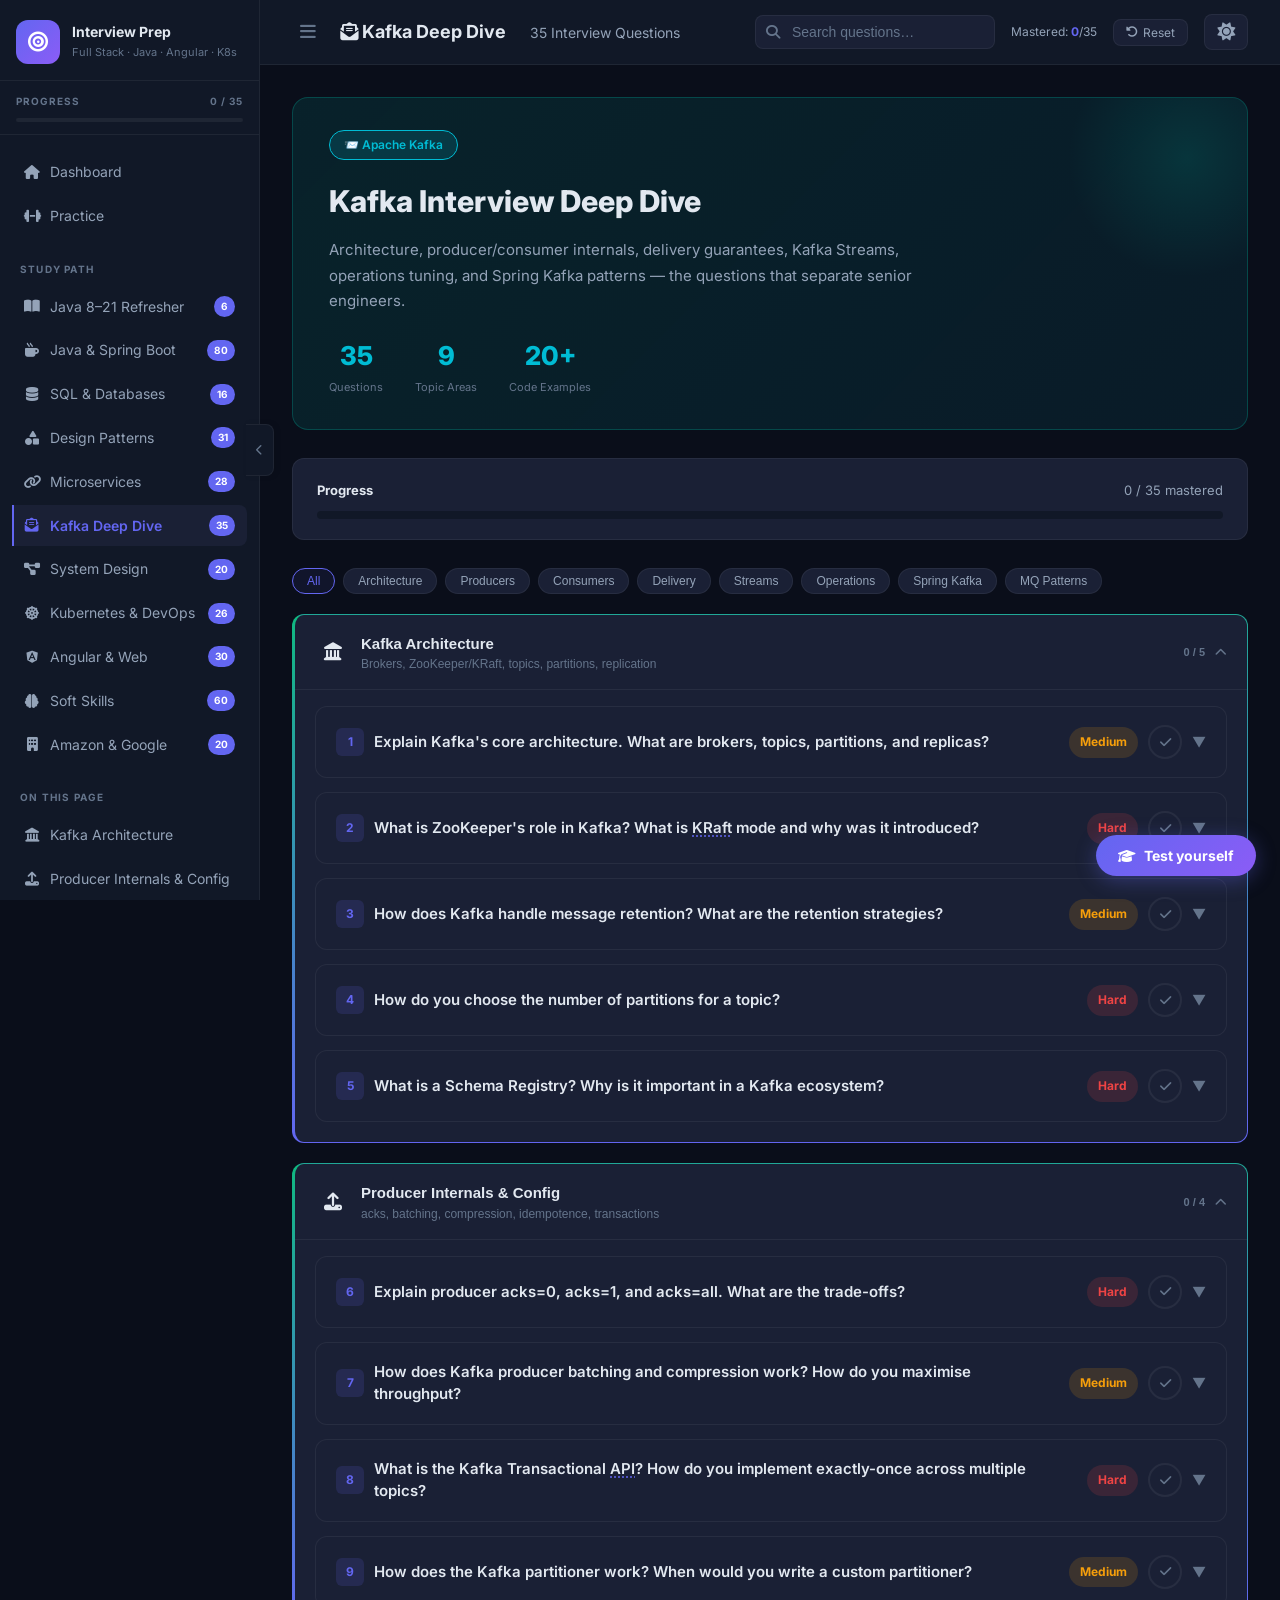
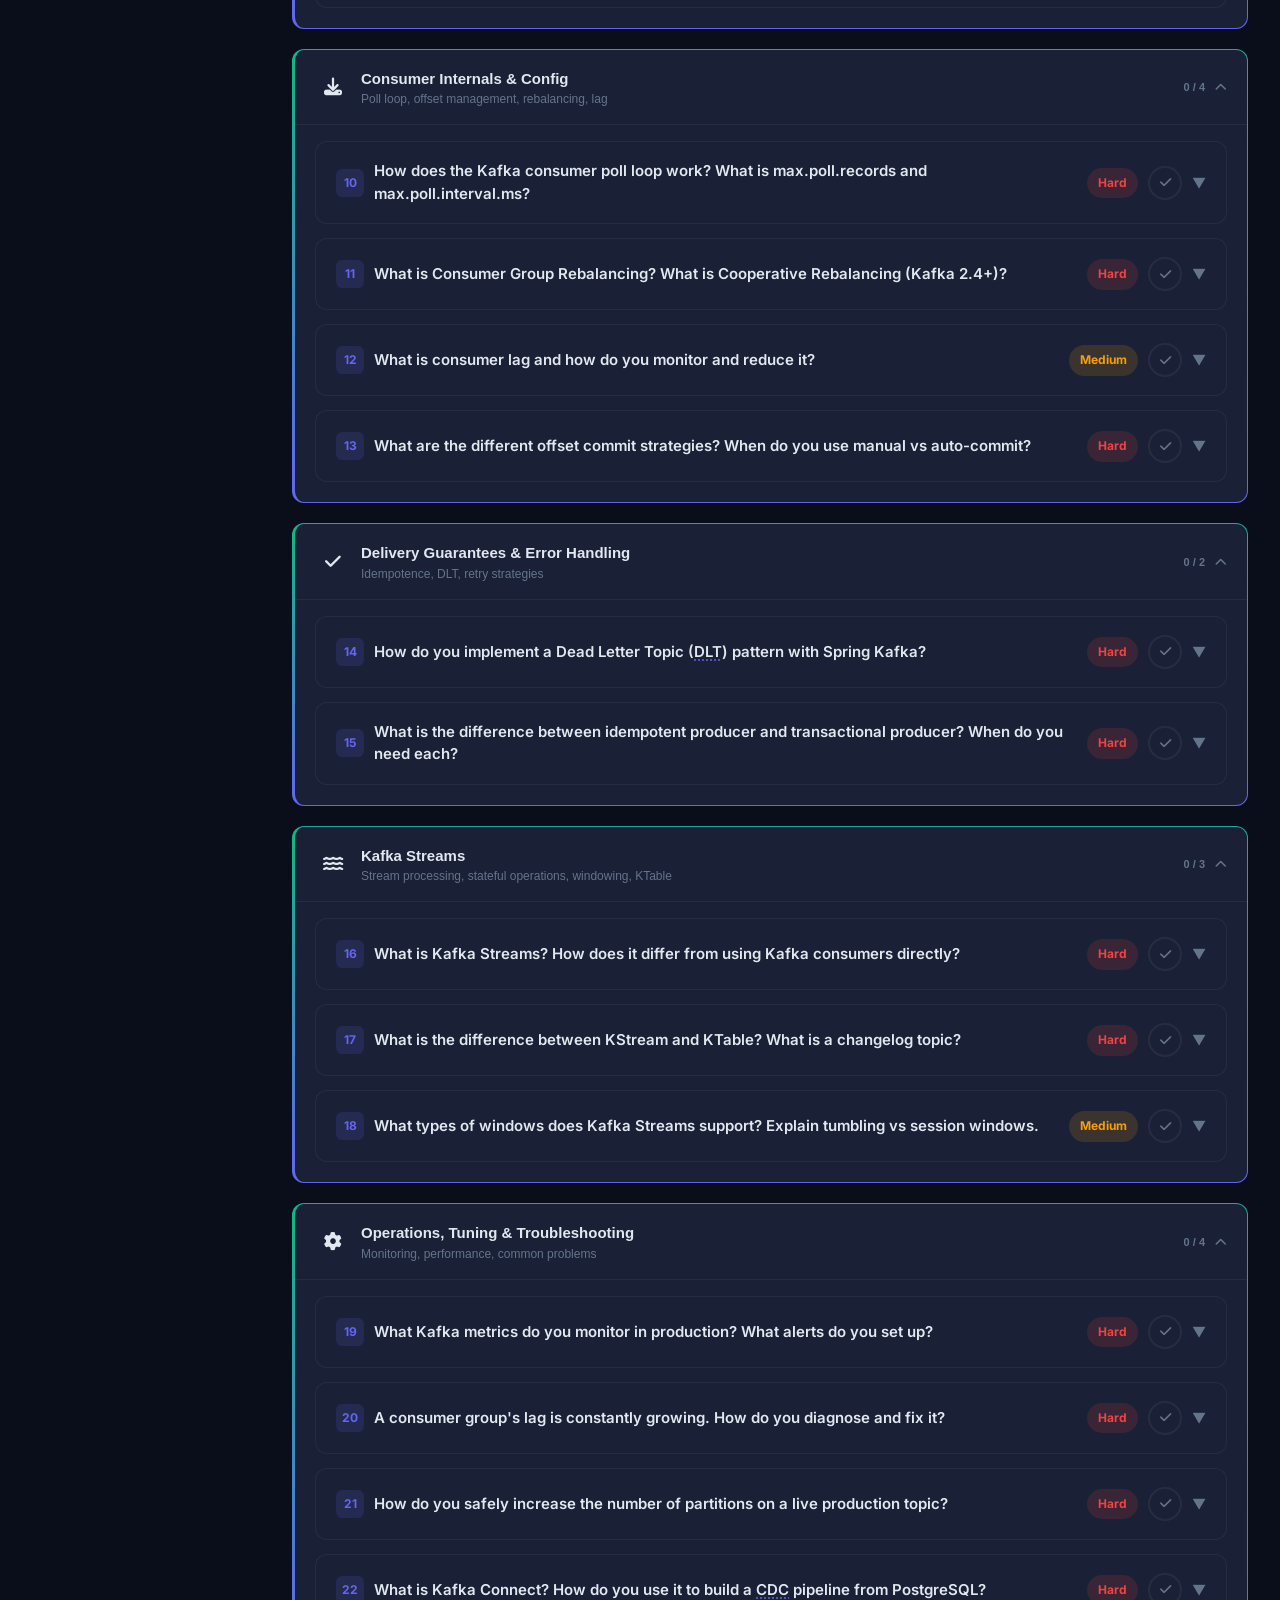
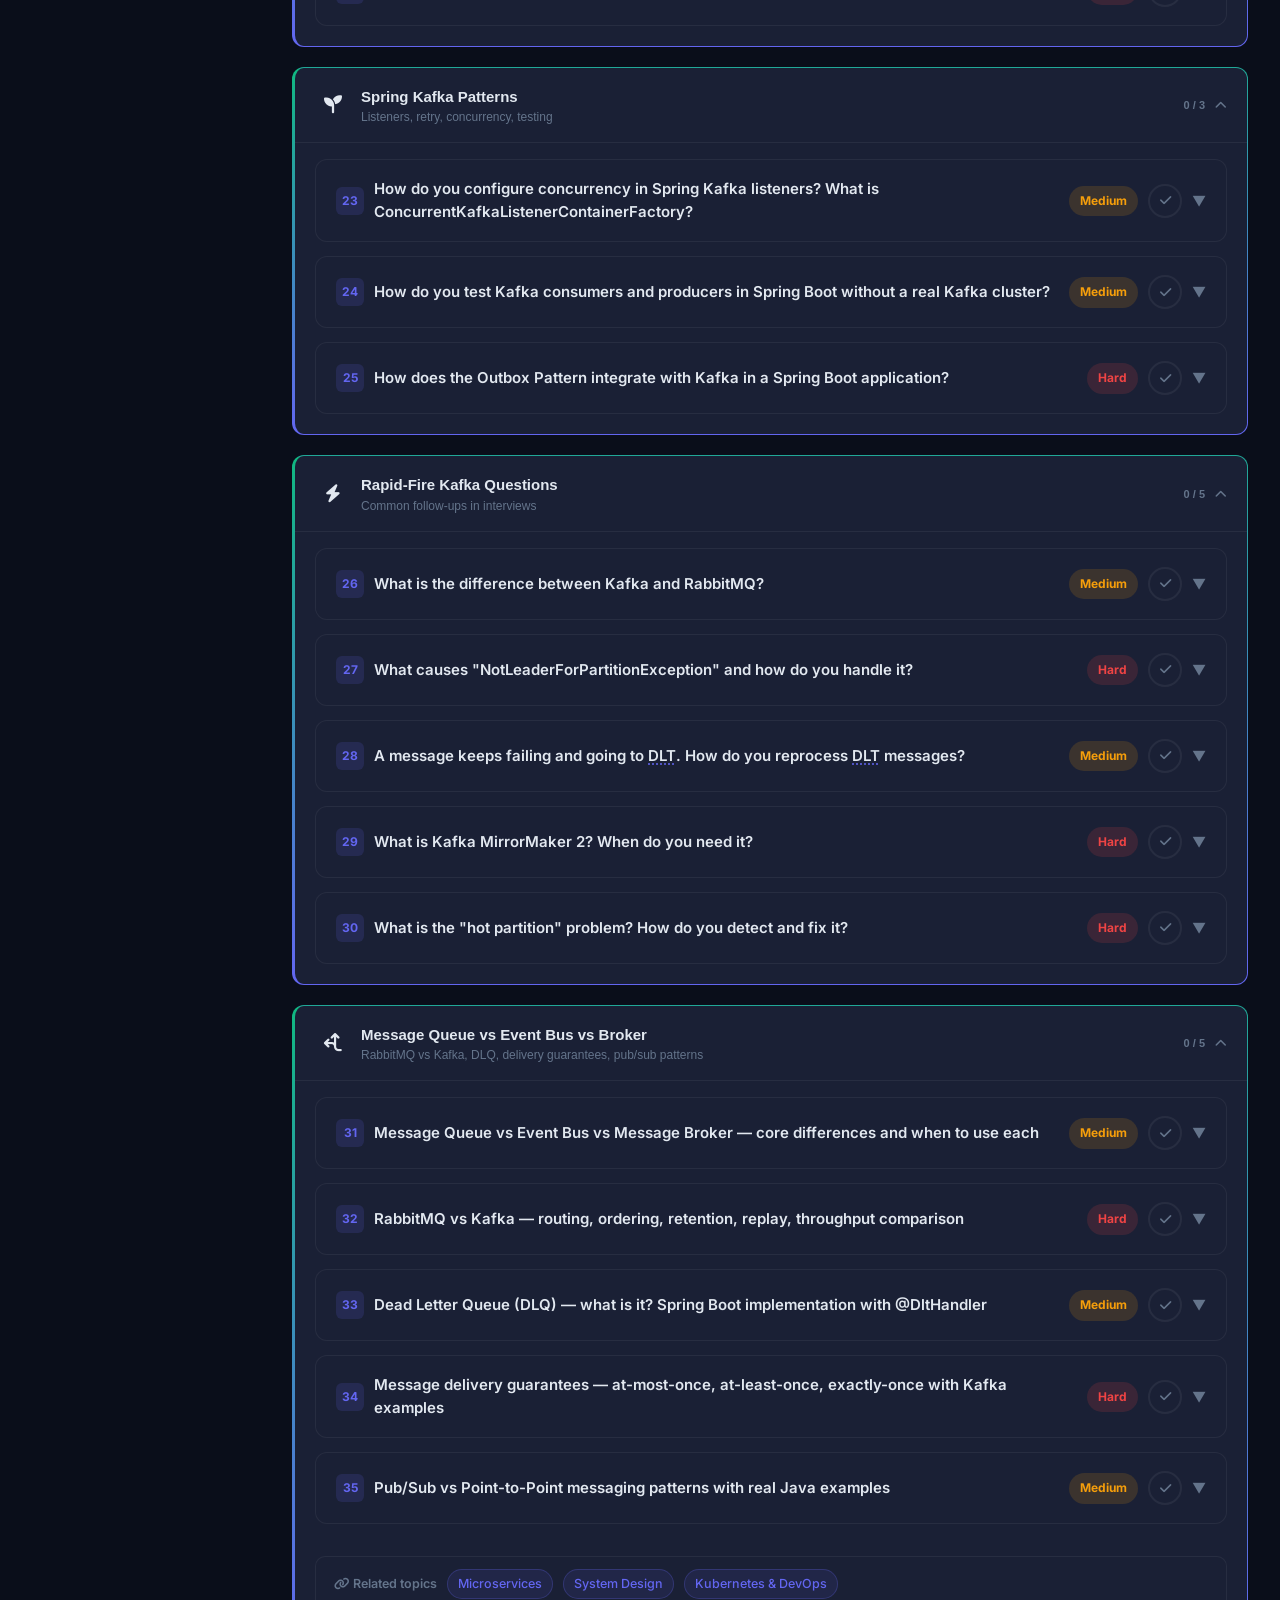
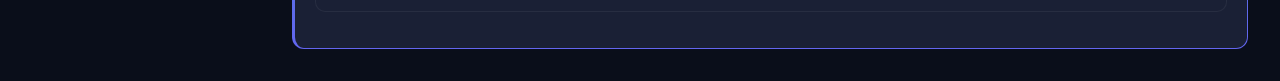
<file: kafka.html>
<!DOCTYPE html>
<html lang="en" data-theme="dark">
<head>
  <meta charset="UTF-8">
  <meta name="viewport" content="width=device-width, initial-scale=1.0">
  <title>Kafka Deep Dive — Interview Prep</title>
  <link rel="preconnect" href="https://fonts.googleapis.com">
  <link href="https://fonts.googleapis.com/css2?family=Inter:wght@400;500;600;700;800&family=JetBrains+Mono:wght@400;500&display=swap" rel="stylesheet">
  <link rel="stylesheet" href="css/styles.css?v=15">
  <link rel="stylesheet" href="https://cdnjs.cloudflare.com/ajax/libs/font-awesome/6.7.2/css/all.min.css">
  <style>
    .kafka-banner {
      background: linear-gradient(135deg, rgba(0,150,136,.15) 0%, rgba(0,188,212,.08) 100%);
      border: 1px solid rgba(0,150,136,.35);
      border-radius: 16px;
      padding: 32px 36px;
      margin-bottom: 28px;
      position: relative;
      overflow: hidden;
    }
    .kafka-banner::before {
      content: '';
      position: absolute;
      top: -60px; right: -60px;
      width: 240px; height: 240px;
      background: radial-gradient(circle, rgba(0,150,136,.2) 0%, transparent 70%);
      pointer-events: none;
    }
    .kafka-banner h1 { font-size: 30px; font-weight: 800; margin-bottom: 10px; }
    .kafka-banner p  { color: var(--text-secondary); font-size: 15px; max-width: 600px; }
    .kafka-stat { display: inline-flex; flex-direction: column; align-items: center; margin-right: 28px; margin-top: 20px; }
    .kafka-stat .n { font-size: 26px; font-weight: 800; color: #00bcd4; }
    .kafka-stat .l { font-size: 11px; color: var(--text-muted); }
    :root     { --kafka: #00bcd4; }
    .tag.kafka { background: rgba(0,188,212,.12); color: #00bcd4; }
    .section-icon.kafka-icon { background: rgba(0,188,212,.12); color: #00bcd4; }
  </style>
</head>
<body>
<div class="layout">

  <aside class="sidebar"></aside>

  <div class="main">
    <div class="topbar">
      <button class="menu-toggle"><i class="fa-solid fa-bars"></i></button>
      <div class="topbar-title"><i class="fa-solid fa-envelope-open-text"></i> Kafka Deep Dive <span><span data-qcount></span> Interview Questions</span></div>
      <div class="search-box"><i class="fa-solid fa-magnifying-glass search-icon"></i><input id="searchInput" type="text" placeholder="Search questions…"></div>
      <button class="theme-toggle" id="themeToggle" onclick="toggleTheme()"><i class="fa-solid fa-sun"></i></button>
    </div>

    <div class="content">

      <div class="kafka-banner">
        <div class="hero-badge" style="background:rgba(0,188,212,.15);border-color:#00bcd4;color:#00bcd4">📨 Apache Kafka</div>
        <h1>Kafka Interview Deep Dive</h1>
        <p>Architecture, producer/consumer internals, delivery guarantees, Kafka Streams, operations tuning, and Spring Kafka patterns — the questions that separate senior engineers.</p>
        <div>
          <span class="kafka-stat"><span class="n" data-qcount></span><span class="l">Questions</span></span>
          <span class="kafka-stat"><span class="n" data-scount></span><span class="l">Topic Areas</span></span>
          <span class="kafka-stat"><span class="n">20+</span><span class="l">Code Examples</span></span>
        </div>
      </div>

      <div class="progress-wrap">
        <div class="progress-label"><strong>Progress</strong><span id="progressLabel"></span></div>
        <div class="progress-bar"><div class="progress-fill" id="progressFill" style="width:0%"></div></div>
      </div>

      <div class="pillar-row">
        <button class="pillar-chip active" data-pillar="">All</button>
        <button class="pillar-chip" data-pillar="arch">Architecture</button>
        <button class="pillar-chip" data-pillar="producer">Producers</button>
        <button class="pillar-chip" data-pillar="consumer">Consumers</button>
        <button class="pillar-chip" data-pillar="delivery">Delivery</button>
        <button class="pillar-chip" data-pillar="streams">Streams</button>
        <button class="pillar-chip" data-pillar="ops">Operations</button>
        <button class="pillar-chip" data-pillar="spring">Spring Kafka</button>
        <button class="pillar-chip" data-pillar="mq">MQ Patterns</button>
      </div>

      <!-- ════ ARCHITECTURE ════ -->
      <div class="section-header" id="architecture">
        <div class="section-icon kafka-icon"><i class="fa-solid fa-landmark"></i></div>
        <div><h2>Kafka Architecture</h2><p>Brokers, ZooKeeper/KRaft, topics, partitions, replication</p></div>
      </div>

      <div class="qa-list">

        <div class="qa-card" data-pillar="arch">
          <div class="qa-question"><div class="qa-num">1</div><div class="qa-question-text">Explain Kafka's core architecture. What are brokers, topics, partitions, and replicas?</div><span class="qa-difficulty diff-medium">Medium</span><span class="qa-chevron">▼</span></div>
          <div class="qa-answer">
            <ul>
              <li><strong>Broker</strong> — a Kafka server. A cluster has multiple brokers for fault tolerance and load distribution. Each broker holds some topic partitions.</li>
              <li><strong>Topic</strong> — a named, durable, append-only log. Messages are never deleted on consume — retained by time or size policy.</li>
              <li><strong>Partition</strong> — unit of parallelism and ordering. A topic splits into N partitions distributed across brokers. Messages within one partition are strictly ordered. Consumers in a group each own a subset of partitions.</li>
              <li><strong>Replica</strong> — each partition has a leader + N-1 follower replicas on different brokers. Leader handles all reads/writes; followers replicate. If the leader fails, a follower is elected.</li>
              <li><strong>Controller</strong> — in KRaft mode (the only mode since Kafka 4.0) a small quorum of controller nodes stores the metadata log; the active controller of that quorum runs partition leader elections and pushes metadata to brokers.</li>
            </ul>
            <div class="pat-svg"><svg viewBox="0 0 640 250" xmlns="http://www.w3.org/2000/svg" font-family="Inter,sans-serif">
              <defs><marker id="ka" viewBox="0 0 10 10" refX="9" refY="5" markerWidth="6" markerHeight="6" orient="auto"><path d="M0,1 L9,5 L0,9 Z" fill="#475569"/></marker></defs>
              <rect x="10" y="100" width="110" height="50" rx="5" fill="#1e2d45" stroke="#6366f1" stroke-width="1.5"/>
              <text x="65" y="122" font-size="12" font-weight="600" fill="#e2e8f0" text-anchor="middle">Producer</text>
              <text x="65" y="139" font-size="11" fill="#93c5fd" text-anchor="middle" font-family="JetBrains Mono,monospace">hash(key) % N</text>
              <rect x="150" y="10" width="230" height="230" rx="5" fill="#101528" stroke="#6366f1" stroke-width="1.5"/>
              <text x="265" y="30" font-size="12" font-weight="600" fill="#a5b4fc" text-anchor="middle">Topic orders (3 partitions)</text>
              <rect x="165" y="50" width="200" height="44" rx="4" fill="#1e2d45" stroke="#6366f1" stroke-width="1.5"/>
              <text x="265" y="68" font-size="12" font-weight="600" fill="#e2e8f0" text-anchor="middle">Partition 0</text>
              <text x="265" y="84" font-size="11" fill="#64748b" text-anchor="middle">leader: broker 1</text>
              <rect x="165" y="110" width="200" height="44" rx="4" fill="#1e2d45" stroke="#6366f1" stroke-width="1.5"/>
              <text x="265" y="128" font-size="12" font-weight="600" fill="#e2e8f0" text-anchor="middle">Partition 1</text>
              <text x="265" y="144" font-size="11" fill="#64748b" text-anchor="middle">leader: broker 2</text>
              <rect x="165" y="170" width="200" height="44" rx="4" fill="#1e2d45" stroke="#6366f1" stroke-width="1.5"/>
              <text x="265" y="188" font-size="12" font-weight="600" fill="#e2e8f0" text-anchor="middle">Partition 2</text>
              <text x="265" y="204" font-size="11" fill="#64748b" text-anchor="middle">leader: broker 3</text>
              <rect x="430" y="10" width="200" height="230" rx="5" fill="#101528" stroke="#10b981" stroke-width="1.5"/>
              <text x="530" y="30" font-size="12" font-weight="600" fill="#6ee7b7" text-anchor="middle">Group billing-svc</text>
              <rect x="450" y="50" width="160" height="104" rx="4" fill="#0d2618" stroke="#10b981" stroke-width="1.5"/>
              <text x="530" y="96" font-size="12" font-weight="600" fill="#e2e8f0" text-anchor="middle">Consumer 1</text>
              <text x="530" y="113" font-size="11" fill="#64748b" text-anchor="middle">owns P0, P1</text>
              <rect x="450" y="170" width="160" height="44" rx="4" fill="#0d2618" stroke="#10b981" stroke-width="1.5"/>
              <text x="530" y="188" font-size="12" font-weight="600" fill="#e2e8f0" text-anchor="middle">Consumer 2</text>
              <text x="530" y="204" font-size="11" fill="#64748b" text-anchor="middle">owns P2</text>
              <line x1="120" y1="125" x2="163" y2="72" stroke="#475569" stroke-width="1.5" marker-end="url(#ka)"/>
              <line x1="120" y1="125" x2="163" y2="132" stroke="#475569" stroke-width="1.5" marker-end="url(#ka)"/>
              <line x1="120" y1="125" x2="163" y2="192" stroke="#475569" stroke-width="1.5" marker-end="url(#ka)"/>
              <line x1="365" y1="72" x2="448" y2="90" stroke="#475569" stroke-width="1.5" marker-end="url(#ka)"/>
              <line x1="365" y1="132" x2="448" y2="118" stroke="#475569" stroke-width="1.5" marker-end="url(#ka)"/>
              <line x1="365" y1="192" x2="448" y2="192" stroke="#475569" stroke-width="1.5" marker-end="url(#ka)"/>
            </svg></div>
            <p>Records with the same key always land in the same partition, so per-key order holds. Inside one group a partition has exactly one owner; a third consumer here would take a partition from Consumer 1, and a fourth would sit idle. A second group reads the same partitions independently with its own offsets.</p>
            <div class="code-block"><div class="code-header"><span class="code-lang">Text — Cluster layout</span><button class="copy-btn">Copy</button></div><pre><code>Topic: orders  (3 partitions, replication-factor 3)

Partition 0:  Leader=Broker1  Replicas=[Broker1, Broker2, Broker3]  ISR=[1,2,3]
Partition 1:  Leader=Broker2  Replicas=[Broker2, Broker3, Broker1]  ISR=[2,3,1]
Partition 2:  Leader=Broker3  Replicas=[Broker3, Broker1, Broker2]  ISR=[3,1,2]

ISR = In-Sync Replicas (replicas fully caught up to leader)
If Broker1 dies → Partition 0 leader election → Broker2 or Broker3 takes over</code></pre></div>
            <div class="callout tip"><span class="callout-icon">💡</span><div><span class="callout-title">Key interview insight</span><div class="callout-body">Kafka achieves high throughput by writing sequentially to disk (not random I/O) and using zero-copy transfer (sendfile syscall) to deliver messages to consumers. This is why Kafka outperforms systems that use random writes. Caveat: zero-copy only applies to plaintext listeners; with TLS the broker must copy data into user space to encrypt it, so TLS clusters lose part of that advantage.</div></div></div>
          </div>
        </div>

        <div class="qa-card" data-pillar="arch">
          <div class="qa-question"><div class="qa-num">2</div><div class="qa-question-text">What is ZooKeeper's role in Kafka? What is KRaft mode and why was it introduced?</div><span class="qa-difficulty diff-hard">Hard</span><span class="qa-chevron">▼</span></div>
          <div class="qa-answer">
            <p><strong>ZooKeeper (legacy)</strong> stored Kafka cluster metadata: broker registration, topic configs, partition assignments, controller election, ACLs and, in very old versions, consumer offsets. One broker acted as controller and had to load the whole state from ZooKeeper on failover, so failover time and partition count were bounded by ZooKeeper, and you operated two distributed systems with two security models.</p>
            <p><strong>KRaft (Kafka Raft)</strong> replaces ZooKeeper with a Raft quorum of controller nodes that keep the metadata as an event log (<code>__cluster_metadata</code>). Brokers replicate that log instead of querying ZooKeeper. Timeline: production-ready in 3.3, ZooKeeper deprecated in 3.5, migration path GA in 3.6, ZooKeeper support <strong>removed in 4.0</strong>. Any 4.x cluster is KRaft-only; a ZK cluster must migrate on 3.x first.</p>
            <ul>
              <li>One system to operate and secure (no ZooKeeper ensemble)</li>
              <li>Fast controller failover: standby controllers already hold the metadata log in memory, so there is no full reload</li>
              <li>Higher partition ceilings, because metadata changes are log appends rather than ZooKeeper writes</li>
              <li>Controllers can run as dedicated nodes (recommended for production) or combined with brokers (<code>process.roles=broker,controller</code>, fine for dev)</li>
            </ul>
            <div class="code-block"><div class="code-header"><span class="code-lang">Properties — KRaft mode config</span><button class="copy-btn">Copy</button></div><pre><code># controller.properties (dedicated controller node)
process.roles=controller
node.id=1
controller.listener.names=CONTROLLER
listeners=CONTROLLER://:9093
# Kafka 3.9+ (KIP-853 dynamic quorum): bootstrap servers instead of a fixed voter list
controller.quorum.bootstrap.servers=host1:9093,host2:9093,host3:9093
log.dirs=/var/kafka/meta

# Older static quorum style, still supported:
# controller.quorum.voters=1@host1:9093,2@host2:9093,3@host3:9093

# Format storage before first start (dynamic quorum): either all controllers with
#   kafka-storage.sh format -t $CLUSTER_ID -c controller.properties --initial-controllers ...
# or the first one with --standalone and add the others later (kafka-metadata-quorum.sh add-controller)</code></pre></div>
            <div class="callout tip"><span class="callout-icon">💡</span><div><span class="callout-title">Interview angle</span><div class="callout-body">Run 3 controllers (tolerates 1 failure) or 5 (tolerates 2), same majority rule as any Raft or ZooKeeper quorum. The "why" behind KRaft is less about speed and more about having one metadata model, one security model and one thing to upgrade.</div></div></div>
          </div>
        </div>

        <div class="qa-card" data-pillar="arch">
          <div class="qa-question"><div class="qa-num">3</div><div class="qa-question-text">How does Kafka handle message retention? What are the retention strategies?</div><span class="qa-difficulty diff-medium">Medium</span><span class="qa-chevron">▼</span></div>
          <div class="qa-answer">
            <p>Kafka retains all messages regardless of consumer state. Consumers track their own position (offset) — re-reading is free. Three retention strategies per topic (time and size can be combined; <code>cleanup.policy=compact,delete</code> combines compaction with time-based deletion):</p>
            <div class="table-wrap"><table>
              <thead><tr><th>Strategy</th><th>Config</th><th>Behaviour</th></tr></thead>
              <tbody>
                <tr><td><strong>Time-based</strong></td><td><code>retention.ms</code> (default: 7 days)</td><td>Delete segments older than N ms</td></tr>
                <tr><td><strong>Size-based</strong></td><td><code>retention.bytes</code> per partition</td><td>Delete oldest segments when partition exceeds size</td></tr>
                <tr><td><strong>Compact</strong></td><td><code>cleanup.policy=compact</code></td><td>Keep only the latest message per key — like a changelog; tombstone (null value) = deletion</td></tr>
              </tbody>
            </table></div>
            <div class="code-block"><div class="code-header"><span class="code-lang">Bash</span><button class="copy-btn">Copy</button></div><pre><code># Create compacted topic — useful for event sourcing / CDC
kafka-topics.sh --bootstrap-server kafka:9092 --create --topic user-updates \
  --partitions 6 --replication-factor 3 \
  --config cleanup.policy=compact \
  --config min.cleanable.dirty.ratio=0.1

# Override retention on existing topic (1 day)
kafka-configs.sh --bootstrap-server kafka:9092 --alter \
  --entity-type topics --entity-name orders \
  --add-config retention.ms=86400000</code></pre></div>
            <p>Retention works on whole <strong>segments</strong>: only closed segments are deleted or compacted, so data can live longer than <code>retention.ms</code> until its segment rolls (<code>segment.ms</code>, <code>segment.bytes</code>). Very small segment settings make compaction aggressive but create many files, so keep them for demos only.</p>
            <div class="callout tip"><span class="callout-icon">💡</span><div><span class="callout-title">Log compaction use case</span><div class="callout-body">Use compacted topics for "latest state" scenarios: user profiles, product inventory, feature flags. New consumers can bootstrap current state by reading the compacted topic — no need for a separate snapshot mechanism.</div></div></div>
          </div>
        </div>

        <div class="qa-card" data-pillar="arch">
          <div class="qa-question"><div class="qa-num">4</div><div class="qa-question-text">How do you choose the number of partitions for a topic?</div><span class="qa-difficulty diff-hard">Hard</span><span class="qa-chevron">▼</span></div>
          <div class="qa-answer">
            <p>Partitions determine maximum parallelism. Key factors:</p>
            <ul>
              <li><strong>Target throughput</strong> — one partition handles ~10-100 MB/s depending on message size. If you need 1 GB/s, you need at least 10-100 partitions</li>
              <li><strong>Consumer parallelism</strong> — max parallel consumers = number of partitions. 20 partitions → max 20 consumers in a group</li>
              <li><strong>Ordering requirements</strong> — if all messages must be globally ordered: 1 partition (but no parallelism). Per-key order: use key-based routing across partitions</li>
              <li><strong>Broker capacity</strong> — every partition replica costs open file handles (segment and index files), memory and replication work, and adds to leader-election and recovery time. The old "≈4,000 partitions per broker / 200K per cluster" guidance came from the ZooKeeper era; KRaft raises the ceiling, but measure on your own hardware instead of trusting a fixed number</li>
            </ul>
            <div class="callout warning"><span class="callout-icon">⚠️</span><div><span class="callout-title">You cannot decrease partitions</span><div class="callout-body">Kafka has no way to remove partitions from a topic; the only route is a new topic plus migration. Increasing partitions is allowed, but it changes the key-to-partition mapping (same key → different partition), so per-key ordering breaks across the change and Kafka Streams co-partitioning breaks. Plan capacity upfront and over-provision moderately. A common formula: <code>partitions = max(target_throughput_MB/s ÷ producer_throughput_per_partition, num_consumers_needed)</code></div></div></div>
          </div>
        </div>

        <div class="qa-card" data-pillar="arch">
          <div class="qa-question"><div class="qa-num">5</div><div class="qa-question-text">What is a Schema Registry? Why is it important in a Kafka ecosystem?</div><span class="qa-difficulty diff-hard">Hard</span><span class="qa-chevron">▼</span></div>
          <div class="qa-answer">
            <p>Schema Registry (Confluent or Apicurio) stores and enforces Avro/Protobuf/JSON Schema definitions. Producers register a schema; the serializer writes a small prefix in front of the payload (Confluent wire format: a magic byte plus a 4-byte schema ID), and consumers fetch the schema by that ID and cache it. The registry checks each new schema version against the compatibility rule, so breaking changes are rejected at registration time, before they reach consumers.</p>
            <div class="code-block"><div class="code-header"><span class="code-lang">Java — Avro with Spring Kafka</span><button class="copy-btn">Copy</button></div><pre><code><span class="cmt">// Avro schema (order.avsc)</span>
<span class="cmt">// {
//   "type": "record",
//   "name": "OrderEvent",
//   "fields": [
//     {"name": "orderId", "type": "string"},
//     {"name": "userId",  "type": "long"},
//     {"name": "total",   "type": "double"},
//     {"name": "status",  "type": {"type":"enum","name":"Status","symbols":["PLACED","PAID","SHIPPED"]}}
//   ]
// }</span>

<span class="cmt">// application.yml</span>
<span class="cmt">// spring.kafka.producer.value-serializer: io.confluent.kafka.serializers.KafkaAvroSerializer</span>
<span class="cmt">// spring.kafka.properties.schema.registry.url: http://schema-registry:8081</span>

<span class="cmt">// Producer — sends Avro-serialized message</span>
kafkaTemplate.send(<span class="str">"orders"</span>, orderId, OrderEvent.newBuilder()
    .setOrderId(orderId)
    .setUserId(userId)
    .setTotal(total)
    .setStatus(<span class="typ">Status</span>.PLACED)
    .build());</code></pre></div>
            <p><strong>Compatibility modes:</strong> BACKWARD (new schema reads old data), FORWARD (old schema reads new data), FULL (both), NONE. Use BACKWARD or FULL in production — lets you deploy consumers before producers.</p>
          </div>
        </div>

      </div>

      <!-- ════ PRODUCERS ════ -->
      <div class="section-header" id="producers">
        <div class="section-icon kafka-icon"><i class="fa-solid fa-upload"></i></div>
        <div><h2>Producer Internals &amp; Config</h2><p>acks, batching, compression, idempotence, transactions</p></div>
      </div>

      <div class="qa-list">

        <div class="qa-card" data-pillar="producer">
          <div class="qa-question"><div class="qa-num">6</div><div class="qa-question-text">Explain producer acks=0, acks=1, and acks=all. What are the trade-offs?</div><span class="qa-difficulty diff-hard">Hard</span><span class="qa-chevron">▼</span></div>
          <div class="qa-answer">
            <div class="table-wrap"><table>
              <thead><tr><th>acks</th><th>Durability</th><th>Latency</th><th>Risk</th></tr></thead>
              <tbody>
                <tr><td><strong>0</strong> (fire-and-forget)</td><td>None — broker may not receive it</td><td>Lowest (no wait)</td><td>Message loss on any failure</td></tr>
                <tr><td><strong>1</strong> (leader only)</td><td>Leader acknowledges write</td><td>Low (~1 RTT)</td><td>Loss if leader crashes before replication</td></tr>
                <tr><td><strong>all / -1</strong> (all ISR)</td><td>All ISR replicas acknowledge</td><td>Higher (~2+ RTT)</td><td>No loss as long as ≥1 ISR is alive</td></tr>
              </tbody>
            </table></div>
            <div class="code-block"><div class="code-header"><span class="code-lang">Properties</span><button class="copy-btn">Copy</button></div><pre><code># Production-safe producer config (these are the defaults since Kafka 3.0 —
# set them explicitly so a conflicting override fails loudly)
acks=all                    # wait for all in-sync replicas
retries=2147483647          # retry forever (rely on delivery.timeout.ms)
delivery.timeout.ms=120000  # 2 min overall delivery deadline
enable.idempotence=true     # no duplicates from retries, per partition and session (requires acks=all)
max.in.flight.requests.per.connection=5  # max with idempotence; order is still kept

# Performance tuning
batch.size=65536            # 64 KB batch (default 16KB — too small for high throughput)
linger.ms=10                # default is 5 since Kafka 4.0 (KIP-1030), 0 before
compression.type=snappy     # good ratio + fast decompression (lz4 also good)
buffer.memory=67108864      # 64MB producer buffer</code></pre></div>
            <div class="callout danger"><span class="callout-icon">🚫</span><div><span class="callout-title">acks=all is not enough</span><div class="callout-body">Also set <code>min.insync.replicas=2</code> on the broker/topic. With replication-factor=3 and <code>min.insync.replicas=2</code>, the broker rejects acks=all writes with <code>NotEnoughReplicasException</code> when fewer than 2 replicas are in sync; the producer retries until <code>delivery.timeout.ms</code> and then fails the send. You trade availability for durability on purpose. Without this setting (the broker default is 1), acks=all with only the leader in the ISR behaves like acks=1.</div></div></div>
          </div>
        </div>

        <div class="qa-card" data-pillar="producer">
          <div class="qa-question"><div class="qa-num">7</div><div class="qa-question-text">How does Kafka producer batching and compression work? How do you maximise throughput?</div><span class="qa-difficulty diff-medium">Medium</span><span class="qa-chevron">▼</span></div>
          <div class="qa-answer">
            <p>The producer accumulates messages in a per-partition buffer (RecordAccumulator). A batch is sent when either <code>batch.size</code> is reached OR <code>linger.ms</code> elapses (whichever first). Compression is applied per batch — larger batches compress better.</p>
            <div class="code-block"><div class="code-header"><span class="code-lang">Java</span><button class="copy-btn">Copy</button></div><pre><code><span class="cmt">// High-throughput producer with Spring Kafka</span>
<span class="ann">@Bean</span>
<span class="kw">public</span> <span class="typ">ProducerFactory</span>&lt;<span class="typ">String</span>, <span class="typ">OrderEvent</span>&gt; <span class="fn">producerFactory</span>() {
    <span class="typ">Map</span>&lt;<span class="typ">String</span>, <span class="typ">Object</span>&gt; props = <span class="kw">new</span> <span class="typ">HashMap</span>&lt;&gt;();
    props.put(<span class="typ">ProducerConfig</span>.BOOTSTRAP_SERVERS_CONFIG, <span class="str">"kafka:9092"</span>);
    props.put(<span class="typ">ProducerConfig</span>.ACKS_CONFIG, <span class="str">"all"</span>);
    props.put(<span class="typ">ProducerConfig</span>.ENABLE_IDEMPOTENCE_CONFIG, <span class="kw">true</span>);
    props.put(<span class="typ">ProducerConfig</span>.BATCH_SIZE_CONFIG, <span class="num">65536</span>);   <span class="cmt">// 64KB</span>
    props.put(<span class="typ">ProducerConfig</span>.LINGER_MS_CONFIG, <span class="num">5</span>);
    props.put(<span class="typ">ProducerConfig</span>.COMPRESSION_TYPE_CONFIG, <span class="str">"snappy"</span>);
    props.put(<span class="typ">ProducerConfig</span>.BUFFER_MEMORY_CONFIG, <span class="num">67108864L</span>); <span class="cmt">// 64MB</span>
    <span class="kw">return new</span> <span class="typ">DefaultKafkaProducerFactory</span>&lt;&gt;(props);
}</code></pre></div>
            <p><strong>Compression algorithms:</strong> <code>gzip</code> (good ratio, highest CPU cost), <code>snappy</code> (fast, moderate ratio), <code>lz4</code> (usually the fastest, moderate ratio), <code>zstd</code> (Kafka 2.1+, usually the best ratio at a CPU cost close to lz4/snappy). A common default today is <code>lz4</code> for latency-sensitive traffic and <code>zstd</code> when network or storage cost dominates. The batch stays compressed on the broker and is only decompressed by consumers, so compression saves network, disk and replication bandwidth at once — as long as the topic's <code>compression.type</code> is <code>producer</code> (the default), so the broker does not recompress.</p>
          </div>
        </div>

        <div class="qa-card" data-pillar="producer">
          <div class="qa-question"><div class="qa-num">8</div><div class="qa-question-text">What is the Kafka Transactional API? How do you implement exactly-once across multiple topics?</div><span class="qa-difficulty diff-hard">Hard</span><span class="qa-chevron">▼</span></div>
          <div class="qa-answer">
            <p>Kafka transactions allow atomically writing to multiple partitions (and marking consumer offsets). Either all writes commit or all abort — prevents partial writes on failure.</p>
            <div class="code-block"><div class="code-header"><span class="code-lang">Java</span><button class="copy-btn">Copy</button></div><pre><code><span class="cmt">// Producer config for transactions</span>
props.put(<span class="typ">ProducerConfig</span>.TRANSACTIONAL_ID_CONFIG, <span class="str">"order-processor-1"</span>); <span class="cmt">// unique per producer instance</span>
props.put(<span class="typ">ProducerConfig</span>.ENABLE_IDEMPOTENCE_CONFIG, <span class="kw">true</span>);

<span class="cmt">// Init once at startup</span>
producer.initTransactions();

<span class="cmt">// Atomic write to multiple topics</span>
<span class="kw">try</span> {
    producer.beginTransaction();

    producer.send(<span class="kw">new</span> <span class="typ">ProducerRecord</span>&lt;&gt;(<span class="str">"orders"</span>, order));
    producer.send(<span class="kw">new</span> <span class="typ">ProducerRecord</span>&lt;&gt;(<span class="str">"audit-log"</span>, auditEntry));
    producer.send(<span class="kw">new</span> <span class="typ">ProducerRecord</span>&lt;&gt;(<span class="str">"notifications"</span>, notification));

    <span class="cmt">// Commit consumer offsets atomically with the produce</span>
    producer.sendOffsetsToTransaction(offsets, consumerGroupMetadata);

    producer.commitTransaction();
} <span class="kw">catch</span> (<span class="typ">ProducerFencedException</span> | <span class="typ">OutOfOrderSequenceException</span> | <span class="typ">AuthorizationException</span> e) {
    producer.close(); <span class="cmt">// fatal: another instance with the same transactional.id took over, or the producer is broken</span>
} <span class="kw">catch</span> (<span class="typ">KafkaException</span> e) {
    producer.abortTransaction(); <span class="cmt">// abortable error: roll back and retry the batch</span>
}

<span class="cmt">// Consumer must set isolation.level=read_committed to skip aborted transactions</span></code></pre></div>
            <p><strong>Scope:</strong> the atomicity covers Kafka writes and consumer offsets only. A database write inside the same block is <em>not</em> part of the transaction; for DB + event atomicity use the Outbox pattern.</p>
            <div class="callout warning"><span class="callout-icon">⚠️</span><div><span class="callout-title">Performance cost</span><div class="callout-body">Each transaction adds coordinator round trips and commit markers, and <code>read_committed</code> consumers cannot read past an open transaction, so end-to-end latency grows with the commit interval. The overhead per message shrinks as you put more records into each transaction. Use them when you genuinely need cross-topic atomicity. For most cases, idempotent producers + idempotent consumers (dedup by event ID) is simpler and faster.</div></div></div>
          </div>
        </div>

        <div class="qa-card" data-pillar="producer">
          <div class="qa-question"><div class="qa-num">9</div><div class="qa-question-text">How does the Kafka partitioner work? When would you write a custom partitioner?</div><span class="qa-difficulty diff-medium">Medium</span><span class="qa-chevron">▼</span></div>
          <div class="qa-answer">
            <p><strong>No key</strong> — "sticky partitioning" (Kafka 2.4, KIP-480): the producer fills a batch for one partition, then switches. Better batching than round-robin. Kafka 3.3 (KIP-794) moved this into the producer itself as a built-in uniform sticky partitioner that also avoids slow brokers; <code>DefaultPartitioner</code> and <code>UniformStickyPartitioner</code> are deprecated, so leave <code>partitioner.class</code> unset.</p>
            <p><strong>Key-based</strong> — if a message has a key: <code>partition = toPositive(murmur2(keyBytes)) % numPartitions</code>. Same key always → same partition (ordering per key) as long as the partition count does not change. It is murmur2 on the serialized bytes, not Java <code>hashCode()</code>, which is why non-Java clients can be configured to produce the same mapping.</p>
            <p><strong>Custom partitioner use cases:</strong></p>
            <ul>
              <li>Route by region: EU customers → EU partition (data residency)</li>
              <li>A hot key problem: one user sends 80% of traffic → all goes to 1 partition; route to random partition for that key</li>
              <li>Business priority routing: VIP orders → dedicated partition consumed by faster consumer</li>
            </ul>
            <div class="code-block"><div class="code-header"><span class="code-lang">Java</span><button class="copy-btn">Copy</button></div><pre><code><span class="kw">public class</span> <span class="typ">RegionPartitioner</span> <span class="kw">implements</span> <span class="typ">Partitioner</span> {
    <span class="ann">@Override</span>
    <span class="kw">public int</span> <span class="fn">partition</span>(<span class="typ">String</span> topic, <span class="typ">Object</span> key, <span class="kw">byte</span>[] keyBytes,
                         <span class="typ">Object</span> value, <span class="kw">byte</span>[] valueBytes, <span class="typ">Cluster</span> cluster) {
        <span class="kw">int</span> numPartitions = cluster.partitionCountForTopic(topic);
        <span class="typ">OrderEvent</span> order = (<span class="typ">OrderEvent</span>) value;
        <span class="kw">int</span> half = numPartitions / <span class="num">2</span>;
        <span class="kw">int</span> hash = <span class="typ">Utils</span>.toPositive(<span class="typ">Utils</span>.murmur2(keyBytes)); <span class="cmt">// Math.abs(Integer.MIN_VALUE) is negative</span>
        <span class="cmt">// Route EU orders to first half, others to second half</span>
        <span class="kw">if</span> (<span class="str">"EU"</span>.equals(order.getRegion())) {
            <span class="kw">return</span> hash % half;
        }
        <span class="kw">return</span> half + hash % (numPartitions - half);
    }

    <span class="ann">@Override</span> <span class="kw">public void</span> <span class="fn">configure</span>(<span class="typ">Map</span>&lt;<span class="typ">String</span>, ?&gt; configs) { }
    <span class="ann">@Override</span> <span class="kw">public void</span> <span class="fn">close</span>() { }
}</code></pre></div>
            <p>This sketch assumes every record has a key and at least 2 partitions. Note that a custom partitioner couples producers to partition layout; a separate topic per region is often simpler to operate and to secure.</p>
          </div>
        </div>

      </div>

      <!-- ════ CONSUMERS ════ -->
      <div class="section-header" id="consumers">
        <div class="section-icon kafka-icon"><i class="fa-solid fa-download"></i></div>
        <div><h2>Consumer Internals &amp; Config</h2><p>Poll loop, offset management, rebalancing, lag</p></div>
      </div>

      <div class="qa-list">

        <div class="qa-card" data-pillar="consumer">
          <div class="qa-question"><div class="qa-num">10</div><div class="qa-question-text">How does the Kafka consumer poll loop work? What is max.poll.records and max.poll.interval.ms?</div><span class="qa-difficulty diff-hard">Hard</span><span class="qa-chevron">▼</span></div>
          <div class="qa-answer">
            <p>The consumer's <code>poll()</code> fetches records (and runs rebalance callbacks and auto-commit). Heartbeats are sent by a separate <strong>background thread</strong> since Kafka 0.10.1 (KIP-62), so liveness and progress are checked separately: missing heartbeats for <code>session.timeout.ms</code> means "the process is dead", and not calling <code>poll()</code> within <code>max.poll.interval.ms</code> means "the process is alive but stuck". Either one removes the consumer from the group.</p>
            <div class="code-block"><div class="code-header"><span class="code-lang">Java</span><button class="copy-btn">Copy</button></div><pre><code><span class="cmt">// Manual poll loop (Spring Kafka hides this — shown for understanding)</span>
<span class="kw">while</span> (<span class="kw">true</span>) {
    <span class="typ">ConsumerRecords</span>&lt;<span class="typ">String</span>, <span class="typ">OrderEvent</span>&gt; records = consumer.poll(<span class="typ">Duration</span>.ofMillis(<span class="num">100</span>));
    <span class="kw">for</span> (<span class="typ">ConsumerRecord</span>&lt;?, ?&gt; record : records) {
        processRecord(record);  <span class="cmt">// must complete before next poll()</span>
    }
    consumer.commitSync(); <span class="cmt">// commit after processing batch</span>
}

<span class="cmt">// Key configs:</span>
<span class="cmt">// max.poll.records=500          — max records returned per poll (default 500)</span>
<span class="cmt">// max.poll.interval.ms=300000   — if poll() not called within 5min, consumer is kicked</span>
<span class="cmt">// session.timeout.ms=45000      — no heartbeat for this long = consumer crashed (default 45s since 3.0)</span>
<span class="cmt">// heartbeat.interval.ms=3000    — heartbeat frequency (keep it at most 1/3 of session.timeout)</span></code></pre></div>
            <div class="callout danger"><span class="callout-icon">🚫</span><div><span class="callout-title">Common bug</span><div class="callout-body">If processing 500 records takes longer than <code>max.poll.interval.ms</code>, the consumer is kicked from the group, causing a rebalance. Fix: lower <code>max.poll.records</code>, increase <code>max.poll.interval.ms</code>, or process records asynchronously (but then you must manage offset commits carefully).</div></div></div>
          </div>
        </div>

        <div class="qa-card" data-pillar="consumer">
          <div class="qa-question"><div class="qa-num">11</div><div class="qa-question-text">What is Consumer Group Rebalancing? What is Cooperative Rebalancing (Kafka 2.4+)?</div><span class="qa-difficulty diff-hard">Hard</span><span class="qa-chevron">▼</span></div>
          <div class="qa-answer">
            <p>When consumers join/leave a group, partitions are reassigned — this is a <strong>rebalance</strong>. How much processing stops depends on the protocol.</p>
            <p><strong>Triggers:</strong> consumer joins, consumer leaves (gracefully or timeout), partition count changes, subscription changes.</p>
            <p><strong>Eager rebalance (classic protocol, Range/RoundRobin/Sticky assignors):</strong> all consumers release all partitions, then re-assign from scratch. Processing stops for the entire group — this is the "stop-the-world" rebalance.</p>
            <p><strong>Cooperative/Incremental rebalance (Kafka 2.4+, <code>CooperativeStickyAssignor</code>):</strong> only the partitions that must move are revoked, over two short rounds; consumers keep processing the rest. Since Kafka 3.0 the default assignor list is <code>[RangeAssignor, CooperativeStickyAssignor]</code>, which allows a rolling upgrade to cooperative by removing Range in a second bounce.</p>
            <p><strong>New consumer protocol (KIP-848, GA in Kafka 4.0):</strong> the group coordinator on the broker computes assignments and each consumer reconciles incrementally through its heartbeats — no group-wide synchronization barrier at all. Brokers enable it by default in 4.0, but clients must opt in with <code>group.protocol=consumer</code>; the client default is still <code>classic</code>.</p>
            <div class="code-block"><div class="code-header"><span class="code-lang">Properties</span><button class="copy-btn">Copy</button></div><pre><code># Option A — classic protocol with cooperative rebalancing
partition.assignment.strategy=org.apache.kafka.clients.consumer.CooperativeStickyAssignor

# Option B — Kafka 4.0+ brokers and clients: new rebalance protocol
group.protocol=consumer
group.remote.assignor=uniform   # optional: server-side assignor (uniform or range); partition.assignment.strategy is ignored

# group.instance.id — static membership (Kafka 2.3, KIP-345)
# A restarted member with the same id gets its partitions back without a rebalance,
# provided it returns within session.timeout.ms
group.instance.id=order-consumer-pod-1</code></pre></div>
            <div class="callout tip"><span class="callout-icon">💡</span><div><span class="callout-title">K8s + Kafka</span><div class="callout-body">In Kubernetes, set <code>group.instance.id</code> to the Pod name (via Downward API env var) — stable names come from a StatefulSet; Deployment pods get new names. When a pod restarts within <code>session.timeout.ms</code>, it reclaims its partitions without rebalancing the whole group. Trade-off: if the pod is really gone, its partitions sit unconsumed until the session times out, so do not raise the timeout blindly.</div></div></div>
          </div>
        </div>

        <div class="qa-card" data-pillar="consumer">
          <div class="qa-question"><div class="qa-num">12</div><div class="qa-question-text">What is consumer lag and how do you monitor and reduce it?</div><span class="qa-difficulty diff-medium">Medium</span><span class="qa-chevron">▼</span></div>
          <div class="qa-answer">
            <p>Consumer lag = difference between the latest offset produced and the consumer's current committed offset. High lag = consumer falling behind producers.</p>
            <div class="code-block"><div class="code-header"><span class="code-lang">Bash</span><button class="copy-btn">Copy</button></div><pre><code># Check lag for a consumer group
kafka-consumer-groups.sh --bootstrap-server kafka:9092 \
  --describe --group order-processors

# Output:
# GROUP              TOPIC   PARTITION  CURRENT-OFFSET  LOG-END-OFFSET  LAG
# order-processors   orders  0          1023400         1025000         1600
# order-processors   orders  1          987200          990000          2800

# Export lag to Prometheus via kafka-exporter or burrow
# Alert when lag &gt; 10000 and growing</code></pre></div>
            <p><strong>Reducing lag:</strong></p>
            <ul>
              <li>Add more consumers (up to partition count)</li>
              <li>Increase partition count (then also add consumers)</li>
              <li>Optimise processing: async I/O, batch DB writes, connection pooling</li>
              <li>Increase <code>fetch.min.bytes</code> and <code>fetch.max.wait.ms</code> to reduce round trips</li>
              <li>Scale consumer horizontally (multiple pods)</li>
            </ul>
          </div>
        </div>

        <div class="qa-card" data-pillar="consumer">
          <div class="qa-question"><div class="qa-num">13</div><div class="qa-question-text">What are the different offset commit strategies? When do you use manual vs auto-commit?</div><span class="qa-difficulty diff-hard">Hard</span><span class="qa-chevron">▼</span></div>
          <div class="qa-answer">
            <div class="table-wrap"><table>
              <thead><tr><th>Strategy</th><th>How</th><th>Risk</th></tr></thead>
              <tbody>
                <tr><td>Auto-commit (<code>enable.auto.commit=true</code>)</td><td>Inside <code>poll()</code>, at most every <code>auto.commit.interval.ms</code> (default 5s), commits the offsets returned by the <em>previous</em> poll</td><td>At-least-once if you process synchronously in the poll loop (a crash replays up to 5s of records). If you hand records to another thread, offsets can be committed before processing finishes → message loss</td></tr>
                <tr><td>Manual sync commit</td><td><code>consumer.commitSync()</code> after processing each batch</td><td>Slower (blocks); at-least-once; precise</td></tr>
                <tr><td>Manual async commit</td><td><code>consumer.commitAsync(callback)</code></td><td>Non-blocking; a failed commit is not retried (a retry could overwrite a newer offset), so finish with <code>commitSync()</code> on shutdown and in the rebalance listener</td></tr>
                <tr><td>Per-record commit</td><td>Commit after each record</td><td>Very slow; shrinks the replay window to one record but is still at-least-once (a crash between processing and commit replays that record). Exactly-once needs transactions or an idempotent consumer</td></tr>
              </tbody>
            </table></div>
            <div class="code-block"><div class="code-header"><span class="code-lang">Java — Spring Kafka manual commit</span><button class="copy-btn">Copy</button></div><pre><code><span class="cmt">// application.yml</span>
<span class="cmt">// spring.kafka.listener.ack-mode: MANUAL_IMMEDIATE</span>
<span class="cmt">// spring.kafka.consumer.enable-auto-commit: false</span>

<span class="ann">@KafkaListener</span>(topics = <span class="str">"orders"</span>)
<span class="kw">public void</span> <span class="fn">process</span>(<span class="typ">ConsumerRecord</span>&lt;<span class="typ">String</span>, <span class="typ">OrderEvent</span>&gt; record,
                    <span class="typ">Acknowledgment</span> ack) {
    processOrder(record.value());
    ack.acknowledge(); <span class="cmt">// commit only after successful processing</span>
    <span class="cmt">// On failure: let the exception propagate. The container's DefaultErrorHandler</span>
    <span class="cmt">// seeks back, retries with back-off and finally hands the record to a</span>
    <span class="cmt">// DeadLetterPublishingRecoverer (see the DLT question). Simply not acking does NOT</span>
    <span class="cmt">// redeliver: the next records are still fetched, and a later ack commits past the failed one.</span>
}</code></pre></div>
          </div>
        </div>

      </div>

      <!-- ════ DELIVERY GUARANTEES ════ -->
      <div class="section-header" id="delivery">
        <div class="section-icon kafka-icon"><i class="fa-solid fa-check"></i></div>
        <div><h2>Delivery Guarantees &amp; Error Handling</h2><p>Idempotence, DLT, retry strategies</p></div>
      </div>

      <div class="qa-list">

        <div class="qa-card" data-pillar="delivery">
          <div class="qa-question"><div class="qa-num">14</div><div class="qa-question-text">How do you implement a Dead Letter Topic (DLT) pattern with Spring Kafka?</div><span class="qa-difficulty diff-hard">Hard</span><span class="qa-chevron">▼</span></div>
          <div class="qa-answer">
            <p>When a consumer fails to process a message after N retries, the message is sent to a Dead Letter Topic (e.g. <code>orders.DLT</code>) for later inspection and manual remediation.</p>
            <div class="code-block"><div class="code-header"><span class="code-lang">Java</span><button class="copy-btn">Copy</button></div><pre><code><span class="cmt">// DefaultErrorHandler with exponential backoff + DLT (Spring Kafka 2.8+)</span>
<span class="ann">@Bean</span>
<span class="kw">public</span> <span class="typ">DefaultErrorHandler</span> <span class="fn">errorHandler</span>(<span class="typ">KafkaTemplate</span>&lt;<span class="typ">Object</span>, <span class="typ">Object</span>&gt; template) {
    <span class="typ">DeadLetterPublishingRecoverer</span> recoverer = <span class="kw">new</span> <span class="typ">DeadLetterPublishingRecoverer</span>(template,
        (r, e) -&gt; <span class="kw">new</span> <span class="typ">TopicPartition</span>(r.topic() + <span class="str">".DLT"</span>, r.partition()));

    <span class="typ">ExponentialBackOffWithMaxRetries</span> backoff = <span class="kw">new</span> <span class="typ">ExponentialBackOffWithMaxRetries</span>(<span class="num">3</span>);
    backoff.setInitialInterval(<span class="num">1_000L</span>);  <span class="cmt">// 1s, 2s, 4s</span>
    backoff.setMultiplier(<span class="num">2.0</span>);
    backoff.setMaxInterval(<span class="num">10_000L</span>);    <span class="cmt">// cap at 10s</span>

    <span class="kw">var</span> handler = <span class="kw">new</span> <span class="typ">DefaultErrorHandler</span>(recoverer, backoff);
    <span class="cmt">// Don't retry on deserialization errors or business logic exceptions</span>
    handler.addNotRetryableExceptions(<span class="typ">DeserializationException</span>.class, <span class="typ">BusinessRuleException</span>.class);
    <span class="kw">return</span> handler;
}

<span class="cmt">// DLT consumer — for monitoring/reprocessing</span>
<span class="ann">@KafkaListener</span>(topics = <span class="str">"orders.DLT"</span>)
<span class="kw">public void</span> <span class="fn">handleDlt</span>(<span class="ann">@Payload</span> <span class="typ">OrderEvent</span> order,
                      <span class="ann">@Header</span>(<span class="typ">KafkaHeaders</span>.DLT_EXCEPTION_MESSAGE) <span class="typ">String</span> errorMsg) {
    log.error(<span class="str">"DLT received: {} reason: {}"</span>, order, errorMsg);
    alertingService.notify(order, errorMsg);
}</code></pre></div>
            <p>Blocking retries like these hold up the whole partition while the back-off runs. For long back-offs use non-blocking retry topics (<code>@RetryableTopic</code>, see the retry-topics question in MQ Patterns). The DLT needs at least as many partitions as the source topic, because the default resolver keeps the same partition number.</p>
          </div>
        </div>

        <div class="qa-card" data-pillar="delivery">
          <div class="qa-question"><div class="qa-num">15</div><div class="qa-question-text">What is the difference between idempotent producer and transactional producer? When do you need each?</div><span class="qa-difficulty diff-hard">Hard</span><span class="qa-chevron">▼</span></div>
          <div class="qa-answer">
            <div class="table-wrap"><table>
              <thead><tr><th></th><th>Idempotent Producer</th><th>Transactional Producer</th></tr></thead>
              <tbody>
                <tr><td><strong>Guarantees</strong></td><td>Exactly-once per partition per session (dedup by sequence number)</td><td>Atomic writes across multiple partitions/topics</td></tr>
                <tr><td><strong>Config</strong></td><td><code>enable.idempotence=true</code></td><td><code>transactional.id=unique-id</code> (implies idempotence)</td></tr>
                <tr><td><strong>Use when</strong></td><td>Producer may retry and create duplicates (network blip)</td><td>Consume-process-produce loop must be atomic</td></tr>
                <tr><td><strong>Overhead</strong></td><td>Minimal (sequence number tracking)</td><td>Extra coordinator round trips and commit markers per transaction (a two-phase commit run by the transaction coordinator); amortized by larger transactions</td></tr>
              </tbody>
            </table></div>
            <div class="callout tip"><span class="callout-icon">💡</span><div><span class="callout-title">Practical advice</span><div class="callout-body">Always enable idempotence (<code>enable.idempotence=true</code>) — it's free safety. Use transactions only for the consume-transform-produce pattern (Kafka Streams uses them automatically). For most microservices, idempotent consumer (dedup table) + idempotent producer is simpler and sufficient.</div></div></div>
          </div>
        </div>

      </div>

      <!-- ════ KAFKA STREAMS ════ -->
      <div class="section-header" id="streams">
        <div class="section-icon kafka-icon"><i class="fa-solid fa-water"></i></div>
        <div><h2>Kafka Streams</h2><p>Stream processing, stateful operations, windowing, KTable</p></div>
      </div>

      <div class="qa-list">

        <div class="qa-card" data-pillar="streams">
          <div class="qa-question"><div class="qa-num">16</div><div class="qa-question-text">What is Kafka Streams? How does it differ from using Kafka consumers directly?</div><span class="qa-difficulty diff-hard">Hard</span><span class="qa-chevron">▼</span></div>
          <div class="qa-answer">
            <p>Kafka Streams is a client library for building stateful stream processing apps on top of Kafka. It runs inside your application process — no separate cluster needed (unlike Flink or Spark).</p>
            <div class="table-wrap"><table>
              <thead><tr><th></th><th>Plain Consumer</th><th>Kafka Streams</th></tr></thead>
              <tbody>
                <tr><td>Stateful operations</td><td>Manual (DB, Redis)</td><td>Built-in: count, aggregate, join with RocksDB state store</td></tr>
                <tr><td>Exactly-once</td><td>Complex to implement</td><td>Built-in (<code>processing.guarantee=exactly_once_v2</code>)</td></tr>
                <tr><td>Windowing</td><td>Manual</td><td>Tumbling, hopping, sliding, session windows</td></tr>
                <tr><td>Stream-Stream/Stream-Table joins</td><td>Manual</td><td>KStream-KStream, KStream-KTable join operators</td></tr>
                <tr><td>Deployment</td><td>Any JVM app</td><td>Any JVM app — scales by partition count</td></tr>
              </tbody>
            </table></div>
            <div class="code-block"><div class="code-header"><span class="code-lang">Java — Kafka Streams order aggregation</span><button class="copy-btn">Copy</button></div><pre><code><span class="typ">StreamsBuilder</span> builder = <span class="kw">new</span> <span class="typ">StreamsBuilder</span>();

<span class="cmt">// Read from orders topic</span>
<span class="typ">KStream</span>&lt;<span class="typ">String</span>, <span class="typ">OrderEvent</span>&gt; orders = builder.stream(<span class="str">"orders"</span>);

<span class="cmt">// Count orders per user in a 1-hour tumbling window</span>
<span class="typ">KTable</span>&lt;<span class="typ">Windowed</span>&lt;<span class="typ">String</span>&gt;, <span class="typ">Long</span>&gt; orderCounts = orders
    .groupBy((key, order) -&gt; order.getUserId())     <span class="cmt">// re-key by userId</span>
    .windowedBy(<span class="typ">TimeWindows</span>.ofSizeWithNoGrace(<span class="typ">Duration</span>.ofHours(<span class="num">1</span>)))
    .count(<span class="typ">Materialized</span>.as(<span class="str">"order-count-store"</span>));  <span class="cmt">// RocksDB state store</span>

<span class="cmt">// Filter high-value orders and enrich with user data (KStream-KTable join)</span>
<span class="typ">KTable</span>&lt;<span class="typ">String</span>, <span class="typ">User</span>&gt; users = builder.table(<span class="str">"user-updates"</span>);
orders
    .filter((k, o) -&gt; o.getTotal() &gt; <span class="num">1000</span>)
    .join(users, (order, user) -&gt; <span class="kw">new</span> <span class="typ">VIPOrderAlert</span>(order, user))
    .to(<span class="str">"vip-alerts"</span>);</code></pre></div>
            <p>A KStream-KTable join is local to each instance, so it requires <strong>co-partitioning</strong>: both topics keyed by the same key (here the user id), with the same partition count and partitioner. If <code>orders</code> is keyed by order id, re-key first with <code>selectKey(...)</code>, which makes Streams write a repartition topic — or use a GlobalKTable for small lookup data.</p>
          </div>
        </div>

        <div class="qa-card" data-pillar="streams">
          <div class="qa-question"><div class="qa-num">17</div><div class="qa-question-text">What is the difference between KStream and KTable? What is a changelog topic?</div><span class="qa-difficulty diff-hard">Hard</span><span class="qa-chevron">▼</span></div>
          <div class="qa-answer">
            <p><strong>KStream</strong> — unbounded sequence of events. Each record is an independent event. Reading the stream replays all events.</p>
            <p><strong>KTable</strong> — materialised view of the latest value per key. Like a database table updated by a stream. A new message with key K <em>replaces</em> the previous K entry. A null value = tombstone (delete).</p>
            <p><strong>GlobalKTable</strong> — like KTable but fully replicated on every application instance (useful for lookup tables like products or currencies — avoids co-partitioning requirement for joins).</p>
            <p><strong>Changelog topic</strong> — Kafka Streams backs every state store with a changelog topic (usually <code>&lt;app-id&gt;-&lt;store-name&gt;-changelog</code>). When an instance restarts, it restores state by replaying this topic into its local RocksDB store — no external DB needed.</p>
          </div>
        </div>

        <div class="qa-card" data-pillar="streams">
          <div class="qa-question"><div class="qa-num">18</div><div class="qa-question-text">What types of windows does Kafka Streams support? Explain tumbling vs session windows.</div><span class="qa-difficulty diff-medium">Medium</span><span class="qa-chevron">▼</span></div>
          <div class="qa-answer">
            <div class="table-wrap"><table>
              <thead><tr><th>Window Type</th><th>Behaviour</th><th>Use case</th></tr></thead>
              <tbody>
                <tr><td><strong>Tumbling</strong></td><td>Fixed-size, non-overlapping: 0-1h, 1-2h, 2-3h</td><td>Hourly sales totals, metrics aggregation</td></tr>
                <tr><td><strong>Hopping</strong></td><td>Fixed-size, overlapping: window every 15min over 1h data</td><td>Sliding averages, fraud detection trends</td></tr>
                <tr><td><strong>Sliding</strong></td><td>Updated on every event; window always contains events within N ms of each other</td><td>Real-time "last N minutes" computations</td></tr>
                <tr><td><strong>Session</strong></td><td>Dynamic size; gap of inactivity N ms closes the window</td><td>User sessions, clickstream analysis</td></tr>
              </tbody>
            </table></div>
            <div class="callout tip"><span class="callout-icon">💡</span><div><span class="callout-title">Late data</span><div class="callout-body">Declare the grace period explicitly: <code>TimeWindows.ofSizeAndGrace(Duration.ofHours(1), Duration.ofMinutes(5))</code> accepts events up to 5 minutes late (by event time). Events later than that are dropped and counted in the <code>dropped-records</code> metric. Since Kafka 3.0 the old <code>.grace()</code> method and the implicit 24-hour default grace are deprecated; use <code>ofSizeAndGrace()</code> or <code>ofSizeWithNoGrace()</code>. Window results are emitted as updates; use <code>suppress(untilWindowCloses(...))</code> if downstream needs one final value per window.</div></div></div>
          </div>
        </div>

      </div>

      <!-- ════ OPERATIONS ════ -->
      <div class="section-header" id="operations">
        <div class="section-icon kafka-icon"><i class="fa-solid fa-gear"></i></div>
        <div><h2>Operations, Tuning &amp; Troubleshooting</h2><p>Monitoring, performance, common problems</p></div>
      </div>

      <div class="qa-list">

        <div class="qa-card" data-pillar="ops">
          <div class="qa-question"><div class="qa-num">19</div><div class="qa-question-text">What Kafka metrics do you monitor in production? What alerts do you set up?</div><span class="qa-difficulty diff-hard">Hard</span><span class="qa-chevron">▼</span></div>
          <div class="qa-answer">
            <div class="table-wrap"><table>
              <thead><tr><th>Metric</th><th>Alert threshold</th><th>What it indicates</th></tr></thead>
              <tbody>
                <tr><td>Consumer lag (kafka-exporter <code>kafka_consumergroup_lag</code>, or Burrow)</td><td>Growing for N minutes, or time-lag over your SLA</td><td>Consumer can't keep up with producers</td></tr>
                <tr><td><code>kafka.server:type=ReplicaManager,name=UnderReplicatedPartitions</code></td><td>&gt;0 for a few minutes</td><td>Replication falling behind — broker overload or failure</td></tr>
                <tr><td><code>kafka.server:type=ReplicaManager,name=UnderMinIsrPartitionCount</code></td><td>&gt;0</td><td>acks=all producers to these partitions are failing now</td></tr>
                <tr><td><code>kafka.controller:type=KafkaController,name=OfflinePartitionsCount</code></td><td>&gt;0</td><td>Partitions with no leader — unavailable</td></tr>
                <tr><td><code>kafka.controller:type=KafkaController,name=ActiveControllerCount</code></td><td>Sum across the controller quorum ≠ 1</td><td>No active controller (cluster unstable)</td></tr>
                <tr><td><code>kafka.server:type=BrokerTopicMetrics,name=BytesInPerSec</code> / <code>BytesOutPerSec</code></td><td>Near disk/network capacity</td><td>Capacity planning</td></tr>
                <tr><td><code>kafka.network:type=RequestMetrics,name=TotalTimeMs,request=Produce|FetchConsumer</code> (p99)</td><td>Sustained jump vs. baseline</td><td>Broker latency — disk, network or GC issue</td></tr>
                <tr><td><code>kafka.server:type=KafkaRequestHandlerPool,name=RequestHandlerAvgIdlePercent</code></td><td>&lt; 0.3</td><td>Request handler threads saturated</td></tr>
                <tr><td>JVM GC pause time</td><td>Long or frequent pauses</td><td>Heap pressure; brokers need a modest heap and a large OS page cache</td></tr>
              </tbody>
            </table></div>
            <p><strong>Tools:</strong> JMX metrics → Prometheus (via the Prometheus JMX exporter; kafka-exporter or Burrow for lag) → Grafana dashboards. Thresholds are starting points; alert on sustained deviation from your own baseline rather than fixed numbers.</p>
          </div>
        </div>

        <div class="qa-card" data-pillar="ops">
          <div class="qa-question"><div class="qa-num">20</div><div class="qa-question-text">A consumer group's lag is constantly growing. How do you diagnose and fix it?</div><span class="qa-difficulty diff-hard">Hard</span><span class="qa-chevron">▼</span></div>
          <div class="qa-answer">
            <p><strong>Diagnosis steps:</strong></p>
            <ol>
              <li>Check lag per partition: is lag even or concentrated on one partition? → hot partition or slow consumer</li>
              <li>Check consumer CPU/memory: is the consumer process under-resourced?</li>
              <li>Check processing time per record: slow DB query, HTTP call, or lock contention?</li>
              <li>Check rebalance events: frequent rebalances reset lag measurement and waste time</li>
              <li>Check producer throughput: sudden spike in messages?</li>
            </ol>
            <p><strong>Fixes ranked by effort:</strong></p>
            <ul>
              <li>Add consumer instances (up to partition count) — fastest</li>
              <li>Optimise processing: batch DB inserts, async I/O, connection pool tuning</li>
              <li>Increase partitions (then scale consumers accordingly)</li>
              <li>Offload heavy processing to a thread pool (but manage acks carefully)</li>
              <li>KEDA auto-scaling: scale consumer pods on lag metric</li>
            </ul>
          </div>
        </div>

        <div class="qa-card" data-pillar="ops">
          <div class="qa-question"><div class="qa-num">21</div><div class="qa-question-text">How do you safely increase the number of partitions on a live production topic?</div><span class="qa-difficulty diff-hard">Hard</span><span class="qa-chevron">▼</span></div>
          <div class="qa-answer">
            <div class="code-block"><div class="code-header"><span class="code-lang">Bash</span><button class="copy-btn">Copy</button></div><pre><code># Increase partitions — safe to do live (no data loss)
# WARNING: breaks key-to-partition mapping for existing keys
kafka-topics.sh --bootstrap-server kafka:9092 \
  --alter --topic orders --partitions 12

# No manual step needed: producers and consumers notice the new partitions on
# their next metadata refresh (metadata.max.age.ms, default 5 min), and the
# group rebalances to assign them. Set auto.offset.reset=earliest, or consumers
# may skip records written to new partitions before they were assigned.</code></pre></div>
            <p><strong>Risks and mitigations:</strong></p>
            <ul>
              <li>Keys that previously went to partition 0 may now go to partition 7 → ordering guarantee per key is broken across the change (old records for a key sit in one partition, new ones in another). If strict ordering matters: pause producers, let consumers drain the lag, then add partitions and resume</li>
              <li>For Kafka Streams: adding partitions to an input topic breaks co-partitioning with other inputs and invalidates state keyed to the old layout. Streams does not fix this automatically; the safe route is a new topic, or stopping the app and running the application reset tool</li>
              <li>For compacted topics: existing data isn't redistributed — old data stays in old partitions; only new messages go to new partitions</li>
            </ul>
          </div>
        </div>

        <div class="qa-card" data-pillar="ops">
          <div class="qa-question"><div class="qa-num">22</div><div class="qa-question-text">What is Kafka Connect? How do you use it to build a CDC pipeline from PostgreSQL?</div><span class="qa-difficulty diff-hard">Hard</span><span class="qa-chevron">▼</span></div>
          <div class="qa-answer">
            <p>Kafka Connect is a framework for scalable, fault-tolerant connectors between Kafka and external systems. Source connectors pull data into Kafka; Sink connectors push from Kafka to external systems.</p>
            <div class="code-block"><div class="code-header"><span class="code-lang">JSON — Debezium PostgreSQL Source Connector</span><button class="copy-btn">Copy</button></div><pre><code>{
  "name": "postgres-cdc-connector",
  "config": {
    "connector.class": "io.debezium.connector.postgresql.PostgresConnector",
    "database.hostname": "postgres",
    "database.port": "5432",
    "database.user": "debezium",
    "database.password": "${file:/kafka/secrets/db.properties:password}",
    "database.dbname": "production",
    "topic.prefix": "cdc",
    "table.include.list": "public.orders,public.users",
    "plugin.name": "pgoutput",
    "slot.name": "debezium_slot",
    "publication.name": "dbz_publication",
    "snapshot.mode": "initial",

    "transforms": "unwrap",
    "transforms.unwrap.type": "io.debezium.transforms.ExtractNewRecordState",
    "transforms.unwrap.drop.tombstones": "false"
  }
}

// Creates topics: cdc.public.orders, cdc.public.users
// Each message = INSERT/UPDATE/DELETE row as JSON with before/after state</code></pre></div>
            <p><strong>CDC pipeline:</strong> PostgreSQL WAL → Debezium → Kafka (<code>cdc.public.orders</code>) → Sink connectors → Elasticsearch/Redis/Data Warehouse. Low impact on the source DB: it reads the WAL through logical replication instead of querying tables (the initial snapshot does read the tables).</p>
            <div class="callout warning"><span class="callout-icon">⚠️</span><div><span class="callout-title">Replication slot risk</span><div class="callout-body">A logical replication slot makes PostgreSQL keep WAL until the connector confirms it. If the connector is down for long, WAL piles up and can fill the database disk. Monitor slot lag (<code>pg_replication_slots</code>), and on PostgreSQL 13+ cap it with <code>max_slot_wal_keep_size</code>.</div></div></div>
          </div>
        </div>

      </div>

      <!-- ════ SPRING KAFKA ════ -->
      <div class="section-header" id="spring-kafka">
        <div class="section-icon kafka-icon"><i class="fa-solid fa-seedling"></i></div>
        <div><h2>Spring Kafka Patterns</h2><p>Listeners, retry, concurrency, testing</p></div>
      </div>

      <div class="qa-list">

        <div class="qa-card" data-pillar="spring">
          <div class="qa-question"><div class="qa-num">23</div><div class="qa-question-text">How do you configure concurrency in Spring Kafka listeners? What is ConcurrentKafkaListenerContainerFactory?</div><span class="qa-difficulty diff-medium">Medium</span><span class="qa-chevron">▼</span></div>
          <div class="qa-answer">
            <div class="code-block"><div class="code-header"><span class="code-lang">Java</span><button class="copy-btn">Copy</button></div><pre><code><span class="ann">@Bean</span>
<span class="kw">public</span> <span class="typ">ConcurrentKafkaListenerContainerFactory</span>&lt;<span class="typ">String</span>, <span class="typ">OrderEvent</span>&gt; <span class="fn">batchFactory</span>(
        <span class="typ">ConsumerFactory</span>&lt;<span class="typ">String</span>, <span class="typ">OrderEvent</span>&gt; cf, <span class="typ">DefaultErrorHandler</span> errorHandler) {

    <span class="kw">var</span> factory = <span class="kw">new</span> <span class="typ">ConcurrentKafkaListenerContainerFactory</span>&lt;<span class="typ">String</span>, <span class="typ">OrderEvent</span>&gt;();
    factory.setConsumerFactory(cf);

    <span class="cmt">// Bean name "batchFactory" is what containerFactory = "batchFactory" refers to below;
    // Boot's auto-configured default factory is named "kafkaListenerContainerFactory".
    // concurrency = number of consumer threads (one KafkaConsumer each) per listener per instance.
    // Threads beyond the partition count (summed over all app instances) sit idle.</span>
    factory.setConcurrency(<span class="num">6</span>);  <span class="cmt">// 6 threads, each owns 2 partitions (12 total)</span>

    factory.setCommonErrorHandler(errorHandler);

    <span class="cmt">// Batch listener — process a list of records at once</span>
    factory.setBatchListener(<span class="kw">true</span>);

    <span class="cmt">// AckMode — MANUAL_IMMEDIATE requires Acknowledgment param</span>
    factory.getContainerProperties().setAckMode(<span class="typ">AckMode</span>.MANUAL_IMMEDIATE);

    <span class="kw">return</span> factory;
}

<span class="cmt">// Batch listener</span>
<span class="ann">@KafkaListener</span>(topics = <span class="str">"orders"</span>, containerFactory = <span class="str">"batchFactory"</span>)
<span class="kw">public void</span> <span class="fn">processBatch</span>(<span class="typ">List</span>&lt;<span class="typ">OrderEvent</span>&gt; orders, <span class="typ">Acknowledgment</span> ack) {
    orderRepository.saveAll(orders.stream().map(mapper::toEntity).toList());
    ack.acknowledge();
}</code></pre></div>
          </div>
        </div>

        <div class="qa-card" data-pillar="spring">
          <div class="qa-question"><div class="qa-num">24</div><div class="qa-question-text">How do you test Kafka consumers and producers in Spring Boot without a real Kafka cluster?</div><span class="qa-difficulty diff-medium">Medium</span><span class="qa-chevron">▼</span></div>
          <div class="qa-answer">
            <div class="code-block"><div class="code-header"><span class="code-lang">Java</span><button class="copy-btn">Copy</button></div><pre><code><span class="cmt">// Option 1: EmbeddedKafka (fast, in-process)</span>
<span class="ann">@SpringBootTest</span>
<span class="ann">@EmbeddedKafka</span>(partitions = 3, topics = {<span class="str">"orders"</span>, <span class="str">"orders.DLT"</span>},
    bootstrapServersProperty = <span class="str">"spring.kafka.bootstrap-servers"</span>) <span class="cmt">// point Boot at the embedded broker</span>
<span class="kw">class</span> <span class="typ">OrderConsumerIntegrationTest</span> {

    <span class="ann">@Autowired</span> <span class="kw">private</span> <span class="typ">KafkaTemplate</span>&lt;<span class="typ">String</span>, <span class="typ">OrderEvent</span>&gt; template;
    <span class="ann">@Autowired</span> <span class="kw">private</span> <span class="typ">OrderRepository</span> repo;

    <span class="ann">@Test</span>
    <span class="kw">void</span> <span class="fn">processOrder_savesToDatabase</span>() <span class="kw">throws</span> <span class="typ">InterruptedException</span> {
        <span class="typ">OrderEvent</span> event = <span class="kw">new</span> <span class="typ">OrderEvent</span>(<span class="str">"ORD-001"</span>, <span class="num">42L</span>, <span class="num">99.99</span>);
        template.send(<span class="str">"orders"</span>, event.getOrderId(), event);

        <span class="cmt">// Wait for async processing</span>
        <span class="typ">Awaitility</span>.await().atMost(<span class="num">10</span>, SECONDS)
            .untilAsserted(() -&gt;
                assertThat(repo.findById(<span class="str">"ORD-001"</span>)).isPresent());
    }
}

<span class="cmt">// Option 2: Testcontainers (closest to production) — real broker in Docker (KRaft)</span>
<span class="cmt">// org.testcontainers.kafka.KafkaContainer runs the official apache/kafka image</span>
<span class="ann">@Container</span>
<span class="ann">@ServiceConnection</span> <span class="cmt">// Spring Boot 3.1+: sets spring.kafka.bootstrap-servers for you</span>
<span class="kw">static</span> <span class="typ">KafkaContainer</span> kafka = <span class="kw">new</span> <span class="typ">KafkaContainer</span>(<span class="str">"apache/kafka:3.9.0"</span>);

<span class="cmt">// Without @ServiceConnection (older Boot versions):</span>
<span class="cmt">// @DynamicPropertySource static void props(DynamicPropertyRegistry r) {</span>
<span class="cmt">//     r.add("spring.kafka.bootstrap-servers", kafka::getBootstrapServers); }</span></code></pre></div>
            <p><strong>Trade-off:</strong> EmbeddedKafka starts fast and needs no Docker, but it runs inside the test JVM and its version follows your spring-kafka dependency. Testcontainers needs Docker and a few seconds more, but it tests against the same broker image and version you run in production. Both are integration tests: always wait with Awaitility, never <code>Thread.sleep</code>.</p>
          </div>
        </div>

        <div class="qa-card" data-pillar="spring">
          <div class="qa-question"><div class="qa-num">25</div><div class="qa-question-text">How does the Outbox Pattern integrate with Kafka in a Spring Boot application?</div><span class="qa-difficulty diff-hard">Hard</span><span class="qa-chevron">▼</span></div>
          <div class="qa-answer">
            <div class="code-block"><div class="code-header"><span class="code-lang">Java</span><button class="copy-btn">Copy</button></div><pre><code><span class="cmt">// 1. Outbox entity</span>
<span class="ann">@Entity @Table</span>(name = <span class="str">"outbox_events"</span>)
<span class="ann">@Data</span>
<span class="kw">public class</span> <span class="typ">OutboxEvent</span> {
    <span class="ann">@Id @GeneratedValue</span> <span class="kw">private</span> <span class="typ">UUID</span> id;
    <span class="kw">private</span> <span class="typ">String</span> aggregateId, topic, eventType, payload;
    <span class="ann">@CreationTimestamp</span> <span class="kw">private</span> <span class="typ">Instant</span> createdAt;
    <span class="kw">private boolean</span> published = <span class="kw">false</span>;
}

<span class="cmt">// 2. Service — writes order + event in same transaction</span>
<span class="ann">@Transactional</span>
<span class="kw">public</span> <span class="typ">Order</span> <span class="fn">placeOrder</span>(<span class="typ">PlaceOrderRequest</span> req) {
    <span class="typ">Order</span> order = orderRepo.save(mapper.toEntity(req));
    outboxRepo.save(<span class="kw">new</span> <span class="typ">OutboxEvent</span>(order.getId(), <span class="str">"orders"</span>, <span class="str">"ORDER_PLACED"</span>, toJson(order)));
    <span class="kw">return</span> order;
}

<span class="cmt">// 3. Outbox relay (polling variant) — runs every 500ms</span>
<span class="ann">@Scheduled</span>(fixedDelay = <span class="num">500</span>)
<span class="kw">public void</span> <span class="fn">publishPendingEvents</span>() <span class="kw">throws</span> <span class="typ">Exception</span> {
    <span class="kw">for</span> (<span class="typ">OutboxEvent</span> event : outboxRepo.findTop100ByPublishedFalseOrderByCreatedAt()) {
        <span class="cmt">// key = aggregate id keeps all events of one order in one partition, in order</span>
        kafkaTemplate.send(event.getTopic(), event.getAggregateId(), event.getPayload())
            .get(<span class="num">10</span>, <span class="typ">TimeUnit</span>.SECONDS);   <span class="cmt">// wait for the broker ack before marking</span>
        outboxRepo.markPublished(event.getId());
    }
}
<span class="cmt">// A crash between send and markPublished re-sends the event: delivery is</span>
<span class="cmt">// at-least-once, so consumers must deduplicate by event id.</span></code></pre></div>
            <p><strong>Kafka-specific points:</strong> use the aggregate id as the record key so per-aggregate order survives; wait for the send result before marking a row as published (marking it from an async callback outside the transaction can lose or reorder updates); run one relay instance per outbox (or lock rows with <code>SELECT … FOR UPDATE SKIP LOCKED</code>) so two pods do not publish the same rows. The CDC variant replaces the poller with Debezium plus its Outbox Event Router SMT (<code>io.debezium.transforms.outbox.EventRouter</code>), which routes each outbox row to a topic and uses the aggregate id as the key.</p>
            <p><a class="deep-dive" href="microservices.html#data">Deep dive: Outbox pattern on the Microservices page <i class="fa-solid fa-arrow-right"></i></a></p>
          </div>
        </div>

      </div>

      <!-- Additional rapid-fire -->
      <div class="section-header" id="rapid-fire">
        <div class="section-icon kafka-icon"><i class="fa-solid fa-bolt"></i></div>
        <div><h2>Rapid-Fire Kafka Questions</h2><p>Common follow-ups in interviews</p></div>
      </div>

      <div class="qa-list">
        <div class="qa-card" data-pillar="arch">
          <div class="qa-question"><div class="qa-num">26</div><div class="qa-question-text">What is the difference between Kafka and RabbitMQ?</div><span class="qa-difficulty diff-medium">Medium</span><span class="qa-chevron">▼</span></div>
          <div class="qa-answer">
            <div class="table-wrap"><table>
              <thead><tr><th></th><th>Kafka</th><th>RabbitMQ</th></tr></thead>
              <tbody>
                <tr><td>Model</td><td>Log-based (pull) — messages persist; consumers read at their pace</td><td>Queue-based (push) — messages deleted after consumption</td></tr>
                <tr><td>Replay</td><td>Yes — re-read old messages by seeking offset</td><td>Classic and quorum queues: no — message gone after ack. RabbitMQ Streams (3.9+) add an append-only log with offset-based replay</td></tr>
                <tr><td>Throughput</td><td>Millions/sec (sequential disk I/O)</td><td>Tens of thousands/sec</td></tr>
                <tr><td>Ordering</td><td>Per-partition ordering</td><td>Per-queue FIFO (with single consumer)</td></tr>
                <tr><td>Best for</td><td>Event streaming, audit logs, CDC, high throughput</td><td>Task queues, RPC, complex routing (topic/headers exchanges)</td></tr>
                <tr><td>Protocol</td><td>Custom binary (Kafka wire protocol)</td><td>AMQP 0-9-1, MQTT, STOMP</td></tr>
              </tbody>
            </table></div>
          </div>
        </div>

        <div class="qa-card" data-pillar="ops">
          <div class="qa-question"><div class="qa-num">27</div><div class="qa-question-text">What causes "NotLeaderForPartitionException" and how do you handle it?</div><span class="qa-difficulty diff-hard">Hard</span><span class="qa-chevron">▼</span></div>
          <div class="qa-answer">
            <p>Thrown when a producer/consumer sends a request to a broker that is no longer the leader for a partition — happens during leader elections (broker failure, controlled shutdown, rolling restart, partition reassignment). In current clients the error is <code>NotLeaderOrFollowerException</code> (renamed because, since KIP-392, consumers can also fetch from follower replicas); you may still see the old name in logs and older tools.</p>
            <p><strong>Handling:</strong> Kafka clients (and Spring Kafka) handle this automatically — they fetch updated metadata and retry the request. You should see this as a brief latency spike, not a failure, as long as ISR has at least one replica.</p>
            <p><strong>If persistent:</strong> check <code>replica.lag.time.max.ms</code> — followers too far behind are removed from ISR, reducing durability. Investigate broker disk I/O or network between brokers.</p>
          </div>
        </div>

        <div class="qa-card" data-pillar="delivery">
          <div class="qa-question"><div class="qa-num">28</div><div class="qa-question-text">A message keeps failing and going to DLT. How do you reprocess DLT messages?</div><span class="qa-difficulty diff-medium">Medium</span><span class="qa-chevron">▼</span></div>
          <div class="qa-answer">
            <div class="code-block"><div class="code-header"><span class="code-lang">Bash</span><button class="copy-btn">Copy</button></div><pre><code># Option 1: quick manual re-send with the console tools (values only!)
# The pipe drops keys and headers unless you print and parse them, so per-key
# ordering and trace/exception headers are lost. Fine for a one-off, not as a process.
kafka-console-consumer.sh --bootstrap-server kafka:9092 \
  --topic orders.DLT --from-beginning --timeout-ms 10000 | \
kafka-console-producer.sh --bootstrap-server kafka:9092 --topic orders

# Option 2 (better): a small "DLT replayer" service or admin endpoint that
# consumes orders.DLT with its own group, filters by exception header or time,
# and re-publishes key + value + headers to the original topic after the fix is deployed.

# Option 3: prevent most DLT traffic with non-blocking retry topics (below).
# Topic names depend on the back-off settings and Spring Kafka version:
# by default a "-retry" suffix (per attempt or per delay) and "-dlt" for the DLT.
# Note: DeadLetterPublishingRecoverer used with DefaultErrorHandler defaults to ".DLT".</code></pre></div>
            <div class="code-block"><div class="code-header"><span class="code-lang">Java</span><button class="copy-btn">Copy</button></div><pre><code><span class="cmt">// Spring Kafka 2.7+ non-blocking retry (retry topics), annotation style</span>
<span class="ann">@RetryableTopic</span>(attempts = <span class="str">"4"</span>, backoff = <span class="ann">@Backoff</span>(delay = <span class="num">1000</span>, multiplier = <span class="num">2.0</span>))
<span class="ann">@KafkaListener</span>(topics = <span class="str">"orders"</span>)
<span class="kw">public void</span> <span class="fn">onOrder</span>(<span class="typ">OrderEvent</span> order) { orderService.process(order); }

<span class="ann">@DltHandler</span> <span class="cmt">// same class; called once all attempts are used up</span>
<span class="kw">public void</span> <span class="fn">onDlt</span>(<span class="typ">OrderEvent</span> order, <span class="ann">@Header</span>(<span class="typ">KafkaHeaders</span>.RECEIVED_TOPIC) <span class="typ">String</span> topic) {
    log.error(<span class="str">"Gave up on {} from {}"</span>, order.getOrderId(), topic);
}</code></pre></div>
            <p>Retry topics break strict per-key ordering: a failed record waits in a retry topic while later records with the same key are processed. If order matters for that key, use blocking retries in the container instead.</p>
          </div>
        </div>

        <div class="qa-card" data-pillar="arch">
          <div class="qa-question"><div class="qa-num">29</div><div class="qa-question-text">What is Kafka MirrorMaker 2? When do you need it?</div><span class="qa-difficulty diff-hard">Hard</span><span class="qa-chevron">▼</span></div>
          <div class="qa-answer">
            <p>MirrorMaker 2 (MM2) is a Kafka Connect-based cluster replication tool that continuously copies topics between Kafka clusters. Use cases:</p>
            <ul>
              <li><strong>Active-Passive DR</strong> — replicate from primary cluster to DR cluster; fail over in case of disaster</li>
              <li><strong>Active-Active</strong> — bidirectional replication (tricky — need cycle detection)</li>
              <li><strong>Data migration</strong> — move topics to a new cluster without downtime</li>
              <li><strong>Cross-region</strong> — aggregate regional clusters into a central cluster for analytics</li>
            </ul>
            <p>By default (<code>DefaultReplicationPolicy</code>) MM2 prefixes replicated topics with the source cluster alias (<code>primary.orders</code>), which is also how it avoids replication cycles in active-active setups; <code>IdentityReplicationPolicy</code> keeps the names but only suits one-way replication. Offsets differ between clusters, so MM2 writes checkpoints that map consumer group offsets to the target cluster and can sync them (<code>sync.group.offsets.enabled=true</code>). After failover consumers resume close to where they stopped; expect a small number of duplicates, since replication is asynchronous.</p>
          </div>
        </div>

        <div class="qa-card" data-pillar="producer">
          <div class="qa-question"><div class="qa-num">30</div><div class="qa-question-text">What is the "hot partition" problem? How do you detect and fix it?</div><span class="qa-difficulty diff-hard">Hard</span><span class="qa-chevron">▼</span></div>
          <div class="qa-answer">
            <p>A hot partition occurs when one partition receives disproportionately more messages than others — usually caused by a <strong>skewed key distribution</strong>: a few key values carry most of the traffic (e.g. one tenant generates 80% of events), or a low-cardinality key (country, status) is used as the partition key.</p>
            <p><strong>Detection:</strong> broker metrics are per topic, not per partition, so compare the log-end-offset growth per partition (<code>kafka-consumer-groups.sh --describe</code>, kafka-exporter <code>kafka_topic_partition_current_offset</code>), lag concentrated on one partition, or partition size on disk. One partition growing 10x faster than the others = hot partition.</p>
            <p><strong>Fixes:</strong></p>
            <ul>
              <li><strong>Choose a better key</strong> — a higher-cardinality key that still gives the ordering you need (order id instead of customer id, if per-order ordering is enough)</li>
              <li><strong>Key salting</strong> — append a bounded suffix to known hot keys at produce time: <code>tenantId + "-" + (hash(orderId) % 8)</code>. The hot key now spreads over up to 8 partitions, so ordering holds only per salted key; consumers that aggregate per tenant must merge the sub-streams</li>
              <li><strong>Custom partitioner</strong> — detect known hot keys and spread them across multiple partitions (same ordering trade-off as salting)</li>
              <li><strong>Separate topic</strong> — route traffic from very large tenants to a dedicated topic with more partitions and its own consumers</li>
            </ul>
          </div>
        </div>

      </div>

      <!-- ════ MESSAGE QUEUE PATTERNS ════ -->
      <div class="section-header" id="mq-patterns">
        <div class="section-icon chip-purple"><i class="fa-solid fa-arrows-split-up-and-left"></i></div>
        <div><h2>Message Queue vs Event Bus vs Broker</h2><p>RabbitMQ vs Kafka, DLQ, delivery guarantees, pub/sub patterns</p></div>
      </div>

      <div class="qa-list">

        <div class="qa-card" data-pillar="mq">
          <div class="qa-question"><div class="qa-num">31</div><div class="qa-question-text">Message Queue vs Event Bus vs Message Broker — core differences and when to use each</div><span class="qa-difficulty diff-medium">Medium</span><span class="qa-chevron">▼</span></div>
          <div class="qa-answer">
            <p>These three terms are often confused. They represent different patterns for asynchronous communication:</p>
            <p><strong>Message Queue</strong> — point-to-point channel. Producer sends a message; exactly one consumer receives and processes it. Message is removed after consumption. Classic use: job/task queue (background email sending, image processing). Examples: AWS SQS, RabbitMQ queues.</p>
            <p><strong>Event Bus</strong> — publish/subscribe within a single process or bounded context. Publishers emit events; multiple in-process listeners react. No persistence. Examples: Spring's ApplicationEventPublisher, Guava EventBus. Useful for decoupling layers within a service.</p>
            <p><strong>Message Broker</strong> — infrastructure component that routes, filters, and delivers messages between distributed services. Supports both point-to-point and pub/sub. Adds persistence, delivery guarantees, and routing rules. Examples: RabbitMQ (broker with exchanges/queues), Apache Kafka (distributed log broker).</p>
            <div class="code-block">
              <div class="code-header"><span class="code-lang">Java — Spring in-process Event Bus</span><button class="copy-btn">Copy</button></div>
              <pre><code><span class="cmt">// Publisher — within the same Spring application</span>
<span class="ann">@Service</span>
<span class="kw">class</span> <span class="typ">OrderService</span> {
    <span class="kw">private final</span> <span class="typ">ApplicationEventPublisher</span> publisher;

    <span class="kw">public void</span> placeOrder(<span class="typ">Order</span> order) {
        orderRepo.save(order);
        publisher.publishEvent(<span class="kw">new</span> <span class="typ">OrderPlacedEvent</span>(order)); <span class="cmt">// in-process, sync</span>
    }
}

<span class="cmt">// Listener — decoupled but in the same JVM</span>
<span class="ann">@Component</span>
<span class="kw">class</span> <span class="typ">NotificationListener</span> {
    <span class="ann">@EventListener</span>
    <span class="ann">@Async</span> <span class="cmt">// make it async to avoid blocking the caller</span>
    <span class="kw">public void</span> onOrderPlaced(<span class="typ">OrderPlacedEvent</span> event) {
        emailService.sendConfirmation(event.getOrder());
    }
}</code></pre>
            </div>
            <div class="callout info"><span class="callout-icon">ℹ️</span><div><span class="callout-title">When to escalate to a broker</span><div class="callout-body">Use an in-process event bus for lightweight decoupling within one service. Escalate to a message broker (Kafka/RabbitMQ) when: consumers are in different services, you need durability (survive restarts), or you need replay/fan-out to multiple independent consumers.</div></div></div>
          </div>
        </div>

        <div class="qa-card" data-pillar="mq">
          <div class="qa-question"><div class="qa-num">32</div><div class="qa-question-text">RabbitMQ vs Kafka — routing, ordering, retention, replay, throughput comparison</div><span class="qa-difficulty diff-hard">Hard</span><span class="qa-chevron">▼</span></div>
          <div class="qa-answer">
            <p>RabbitMQ and Kafka solve different problems. Choosing the wrong one leads to architectural pain.</p>
            <table style="width:100%;border-collapse:collapse;margin:12px 0">
              <thead><tr style="border-bottom:1px solid var(--border)"><th style="text-align:left;padding:6px 10px;font-size:13px">Dimension</th><th style="text-align:left;padding:6px 10px;font-size:13px">RabbitMQ</th><th style="text-align:left;padding:6px 10px;font-size:13px">Kafka</th></tr></thead>
              <tbody>
                <tr style="border-bottom:1px solid var(--border)"><td style="padding:6px 10px;font-size:13px">Model</td><td style="padding:6px 10px;font-size:13px">Message broker (push)</td><td style="padding:6px 10px;font-size:13px">Distributed log (pull)</td></tr>
                <tr style="border-bottom:1px solid var(--border)"><td style="padding:6px 10px;font-size:13px">Routing</td><td style="padding:6px 10px;font-size:13px">Flexible — exchanges (direct, topic, fanout, headers)</td><td style="padding:6px 10px;font-size:13px">Topic + partition key only</td></tr>
                <tr style="border-bottom:1px solid var(--border)"><td style="padding:6px 10px;font-size:13px">Ordering</td><td style="padding:6px 10px;font-size:13px">Per-queue (FIFO within a queue)</td><td style="padding:6px 10px;font-size:13px">Per-partition only</td></tr>
                <tr style="border-bottom:1px solid var(--border)"><td style="padding:6px 10px;font-size:13px">Retention</td><td style="padding:6px 10px;font-size:13px">Until consumed + ACK</td><td style="padding:6px 10px;font-size:13px">Configurable (days/weeks/forever)</td></tr>
                <tr style="border-bottom:1px solid var(--border)"><td style="padding:6px 10px;font-size:13px">Replay</td><td style="padding:6px 10px;font-size:13px">Not with queues (deleted on ACK); RabbitMQ Streams (3.9+) allow replay by offset</td><td style="padding:6px 10px;font-size:13px">Yes — rewind consumer offset</td></tr>
                <tr style="border-bottom:1px solid var(--border)"><td style="padding:6px 10px;font-size:13px">Throughput</td><td style="padding:6px 10px;font-size:13px">~50k msg/s per node</td><td style="padding:6px 10px;font-size:13px">Millions msg/s per cluster</td></tr>
                <tr style="border-bottom:1px solid var(--border)"><td style="padding:6px 10px;font-size:13px">Consumers</td><td style="padding:6px 10px;font-size:13px">Competing consumers (load balance)</td><td style="padding:6px 10px;font-size:13px">Consumer groups (each group gets all messages)</td></tr>
                <tr><td style="padding:6px 10px;font-size:13px">Best for</td><td style="padding:6px 10px;font-size:13px">Task queues, complex routing, RPC</td><td style="padding:6px 10px;font-size:13px">Event streaming, audit logs, analytics</td></tr>
              </tbody>
            </table>
            <div class="callout info"><span class="callout-icon">ℹ️</span><div><span class="callout-title">Decision rule</span><div class="callout-body">Need to distribute work across multiple workers (one message processed once)? → RabbitMQ. Need multiple independent consumers to each see every event, or need to replay history? → Kafka. Need complex routing rules (route order X to queue Y based on content)? → RabbitMQ with topic exchange.</div></div></div>
          </div>
        </div>

        <div class="qa-card" data-pillar="mq">
          <div class="qa-question"><div class="qa-num">33</div><div class="qa-question-text">Dead Letter Queue (DLQ) — what is it? Spring Boot implementation with @DltHandler</div><span class="qa-difficulty diff-medium">Medium</span><span class="qa-chevron">▼</span></div>
          <div class="qa-answer">
            <p>A <strong>Dead Letter Queue</strong> is a holding area for messages that failed processing after all retries are exhausted. Instead of silently dropping failed messages or blocking the queue with a poison pill, DLQ captures them for human review, alerting, or replay after fixing the bug.</p>
            <p><strong>Without DLQ:</strong> a bad message (e.g. malformed JSON, null pointer) causes infinite retry loops, blocking queue processing for all subsequent messages.</p>
            <p><strong>With DLQ:</strong> after N retries, the message is moved to the DLQ topic. Other messages continue processing. Ops team investigates the DLQ separately.</p>
            <div class="code-block">
              <div class="code-header"><span class="code-lang">Java — Spring Kafka DLQ with @DltHandler</span><button class="copy-btn">Copy</button></div>
              <pre><code><span class="cmt">// Non-blocking retry + DLT (Dead Letter Topic) pattern</span>
<span class="ann">@Configuration</span>
<span class="kw">class</span> <span class="typ">KafkaRetryConfig</span> {
    <span class="ann">@Bean</span>
    <span class="kw">public</span> <span class="typ">RetryTopicConfiguration</span> retryConfig(<span class="typ">KafkaTemplate</span>&lt;?, ?&gt; template) {
        <span class="kw">return</span> <span class="typ">RetryTopicConfigurationBuilder</span>
            .newInstance()
            .maxAttempts(<span class="num">3</span>)                <span class="cmt">// 3 attempts total = 1 original + 2 retries</span>
            .exponentialBackoff(<span class="num">1000</span>, <span class="num">2</span>, <span class="num">10000</span>) <span class="cmt">// waits 1s, then 2s (capped at 10s)</span>
            .retryOn(<span class="typ">TransientException</span>.class)   <span class="cmt">// only retry transient errors</span>
            .notRetryOn(<span class="typ">ValidationException</span>.class) <span class="cmt">// send directly to DLT</span>
            .includeTopic(<span class="str">"orders"</span>)
            .create(template);
        <span class="cmt">// Creates retry topics with a "-retry" suffix plus a "-dlt" topic;</span>
        <span class="cmt">// the exact retry topic names depend on the back-off and version</span>
    }
}

<span class="ann">@Component</span>
<span class="kw">class</span> <span class="typ">OrderConsumer</span> {

    <span class="ann">@KafkaListener</span>(topics = <span class="str">"orders"</span>)
    <span class="kw">public void</span> processOrder(<span class="typ">String</span> payload) {
        <span class="cmt">// Throws TransientException on DB timeout — will be retried</span>
        orderService.process(payload);
    }

    <span class="ann">@DltHandler</span>
    <span class="kw">public void</span> handleDlt(<span class="typ">String</span> payload, <span class="ann">@Header</span>(<span class="typ">KafkaHeaders</span>.<span class="typ">RECEIVED_TOPIC</span>) <span class="typ">String</span> topic) {
        <span class="cmt">// Called when message lands in the dead letter topic</span>
        log.error(<span class="str">"Message failed all retries. Topic: {}, Payload: {}"</span>, topic, payload);
        alertService.notifyOps(payload); <span class="cmt">// PagerDuty / Slack alert</span>
        deadLetterRepository.save(<span class="kw">new</span> <span class="typ">DeadLetter</span>(topic, payload, <span class="typ">Instant</span>.now()));
    }
}</code></pre>
            </div>
            <div class="callout tip"><span class="callout-icon">✅</span><div><span class="callout-title">Non-blocking retry advantage</span><div class="callout-body">Spring Kafka's non-blocking retry routes failed messages to separate retry topics instead of blocking the original partition. Other messages in the same partition continue processing while the failed message waits in the retry topic — far better than blocking retry which can cascade into partition lag. The price: per-key ordering is no longer guaranteed, and every retry topic needs partitions, retention and monitoring.</div></div></div>
          </div>
        </div>

        <div class="qa-card" data-pillar="mq">
          <div class="qa-question"><div class="qa-num">34</div><div class="qa-question-text">Message delivery guarantees — at-most-once, at-least-once, exactly-once with Kafka examples</div><span class="qa-difficulty diff-hard">Hard</span><span class="qa-chevron">▼</span></div>
          <div class="qa-answer">
            <p>Delivery semantics define what happens to a message when a failure occurs between produce and consume:</p>
            <p><strong>At-most-once</strong> — fire and forget. Message may be lost if producer/broker fails. Offset committed before processing. Use for: metrics, telemetry, non-critical logs. <code>acks=0</code>, auto-commit before processing.</p>
            <p><strong>At-least-once</strong> — message is delivered at least once but may be duplicated on retry. Offset committed after successful processing. Consumers must be idempotent. Use for: most business events. <code>acks=all</code>, commit after processing.</p>
            <p><strong>Exactly-once</strong> — the <em>effect</em> of each message is applied once, no duplicates, no loss. Kafka gives this for read-process-write loops that stay inside Kafka (idempotent producer + transactions + <code>read_committed</code> consumers; Kafka Streams with <code>exactly_once_v2</code>). As soon as a side effect leaves Kafka (DB write, HTTP call, email), you are back to at-least-once delivery plus an idempotent consumer. Highest overhead. Use for: stream processing pipelines, financial aggregations inside Kafka.</p>
            <div class="code-block">
              <div class="code-header"><span class="code-lang">Java — Kafka exactly-once with transactions</span><button class="copy-btn">Copy</button></div>
              <pre><code><span class="cmt">// application.yml — exactly-once semantics</span>
spring:
  kafka:
    producer:
      transaction-id-prefix: tx-  <span class="cmt"># enables idempotent producer + transactions</span>
      acks: all
    consumer:
      isolation-level: read_committed  <span class="cmt"># skip records of aborted (and still open) transactions</span>
      enable-auto-commit: false

<span class="cmt">// Java — consume-transform-produce (Kafka-to-Kafka) in a transaction.</span>
<span class="cmt">// With transaction-id-prefix set, Boot gives the listener container a</span>
<span class="cmt">// KafkaTransactionManager: the container starts the transaction, and sends the</span>
<span class="cmt">// consumed offsets into it (sendOffsetsToTransaction) before committing.</span>
<span class="ann">@KafkaListener</span>(topics = <span class="str">"payments"</span>)
<span class="kw">public void</span> processPayment(<span class="typ">String</span> payload) {
    <span class="typ">Payment</span> payment = parse(payload);
    kafkaTemplate.send(<span class="str">"payment-events"</span>, payment.getAccountId(), payment.toEvent());
    <span class="cmt">// Exception → transaction aborted: output invisible to read_committed readers,</span>
    <span class="cmt">// offsets not committed, record redelivered.</span>
}

<span class="cmt">// A DB write here (accountRepository.debit(...)) would NOT be part of the Kafka</span>
<span class="cmt">// transaction. It is a second resource: if the Kafka commit fails after the DB</span>
<span class="cmt">// commit, the record is redelivered and the debit runs twice. Make it idempotent:</span>

<span class="cmt">// Idempotent consumer for at-least-once (the usual answer for DB side effects)</span>
<span class="ann">@Transactional</span> <span class="cmt">// DB transaction</span>
<span class="kw">public void</span> processIdempotent(<span class="typ">String</span> messageId, <span class="typ">Payment</span> payment) {
    <span class="cmt">// INSERT into processed_messages(id) with a primary key; a duplicate violates it</span>
    <span class="kw">if</span> (!processedRepo.insertIfAbsent(messageId)) <span class="kw">return</span>;
    accountRepository.debit(payment.getAccountId(), payment.getAmount());
    <span class="cmt">// dedup row and debit commit together, or neither does</span>
}</code></pre>
            </div>
            <div class="callout warning"><span class="callout-icon">⚠️</span><div><span class="callout-title">Exactly-once complexity</span><div class="callout-body">Kafka's exactly-once only covers the Kafka-to-Kafka path. Kafka transactions cannot enlist a database, so if your consumer writes to a DB AND produces to Kafka, use an idempotent consumer (dedup table in the same DB transaction) for the DB side and the Outbox pattern for the events it emits. That combination is simpler than any distributed transaction and is what most production systems run.</div></div></div>
          </div>
        </div>

        <div class="qa-card" data-pillar="mq">
          <div class="qa-question"><div class="qa-num">35</div><div class="qa-question-text">Pub/Sub vs Point-to-Point messaging patterns with real Java examples</div><span class="qa-difficulty diff-medium">Medium</span><span class="qa-chevron">▼</span></div>
          <div class="qa-answer">
            <p>These are the two fundamental messaging patterns. Most message brokers support both.</p>
            <p><strong>Point-to-Point (P2P)</strong> — one producer sends a message to a queue; exactly one consumer receives and processes it. Other consumers compete for the next message. The message is deleted after processing. Think: task distribution.</p>
            <p><strong>Publish/Subscribe (Pub/Sub)</strong> — one producer publishes an event to a topic; ALL subscribers receive a copy. Each subscriber processes independently. Think: event broadcasting, change notification.</p>
            <div class="code-block">
              <div class="code-header"><span class="code-lang">Java — P2P vs Pub/Sub with Spring</span><button class="copy-btn">Copy</button></div>
              <pre><code><span class="cmt">// POINT-TO-POINT with RabbitMQ — competing consumers</span>
<span class="cmt">// 3 consumers compete — only one gets each message (load balancing)</span>
<span class="ann">@RabbitListener</span>(queues = <span class="str">"image-processing"</span>)
<span class="kw">class</span> <span class="typ">ImageProcessor</span> { <span class="cmt">// instance 1</span>
    <span class="ann">@RabbitHandler</span> <span class="cmt">// a class-level listener needs a handler method</span>
    <span class="kw">public void</span> process(<span class="typ">ImageUploadedEvent</span> event) {
        imageResizer.resize(event.getImageId()); <span class="cmt">// this work item is done</span>
    }
}
<span class="cmt">// instances 2 and 3 are identical — RabbitMQ round-robins messages</span>

<span class="cmt">// PUBLISH/SUBSCRIBE with Kafka — independent consumer groups</span>
<span class="cmt">// Both groups receive EVERY order event independently</span>
<span class="ann">@KafkaListener</span>(topics = <span class="str">"orders"</span>, groupId = <span class="str">"inventory-service"</span>)
<span class="kw">class</span> <span class="typ">InventoryConsumer</span> {
    <span class="ann">@KafkaHandler</span>
    <span class="kw">public void</span> onOrder(<span class="typ">String</span> event) {
        inventory.reserveStock(event); <span class="cmt">// inventory gets every order</span>
    }
}

<span class="ann">@KafkaListener</span>(topics = <span class="str">"orders"</span>, groupId = <span class="str">"billing-service"</span>)
<span class="kw">class</span> <span class="typ">BillingConsumer</span> {
    <span class="ann">@KafkaHandler</span>
    <span class="kw">public void</span> onOrder(<span class="typ">String</span> event) {
        billing.chargeCustomer(event); <span class="cmt">// billing also gets every order</span>
    }
}
<span class="cmt">// Different groupId = independent subscription = pub/sub</span>
<span class="cmt">// Same groupId = competing consumers = point-to-point</span></code></pre>
            </div>
            <div class="callout info"><span class="callout-icon">ℹ️</span><div><span class="callout-title">Kafka's unification of both patterns</span><div class="callout-body">Kafka implements both patterns through consumer group IDs. Same groupId across instances = P2P (work queue). Different groupId per service = Pub/Sub (each service sees all events). This makes Kafka exceptionally versatile — you don't choose the pattern at the broker level, you choose it at the consumer configuration level. The limit of Kafka as a work queue: parallelism is capped by the partition count and there is no per-message ack, so one slow message holds up its partition. Kafka 4.0 added share groups ("Queues for Kafka", KIP-932) as early access to address exactly this.</div></div></div>
          </div>
        </div>

      </div>

    <div class="related-pages">
      <span class="related-pages-label"><i class="fa-solid fa-link"></i> Related topics</span>
      <a href="microservices.html">Microservices</a>
      <a href="system-design.html">System Design</a>
      <a href="kubernetes-devops.html">Kubernetes &amp; DevOps</a>
    </div>

    </div><!-- /content -->
  </div><!-- /main -->
</div>
<script src="js/app.js?v=10"></script>
<script src="js/quiz.js?v=1"></script>
</body>
</html>
</file>
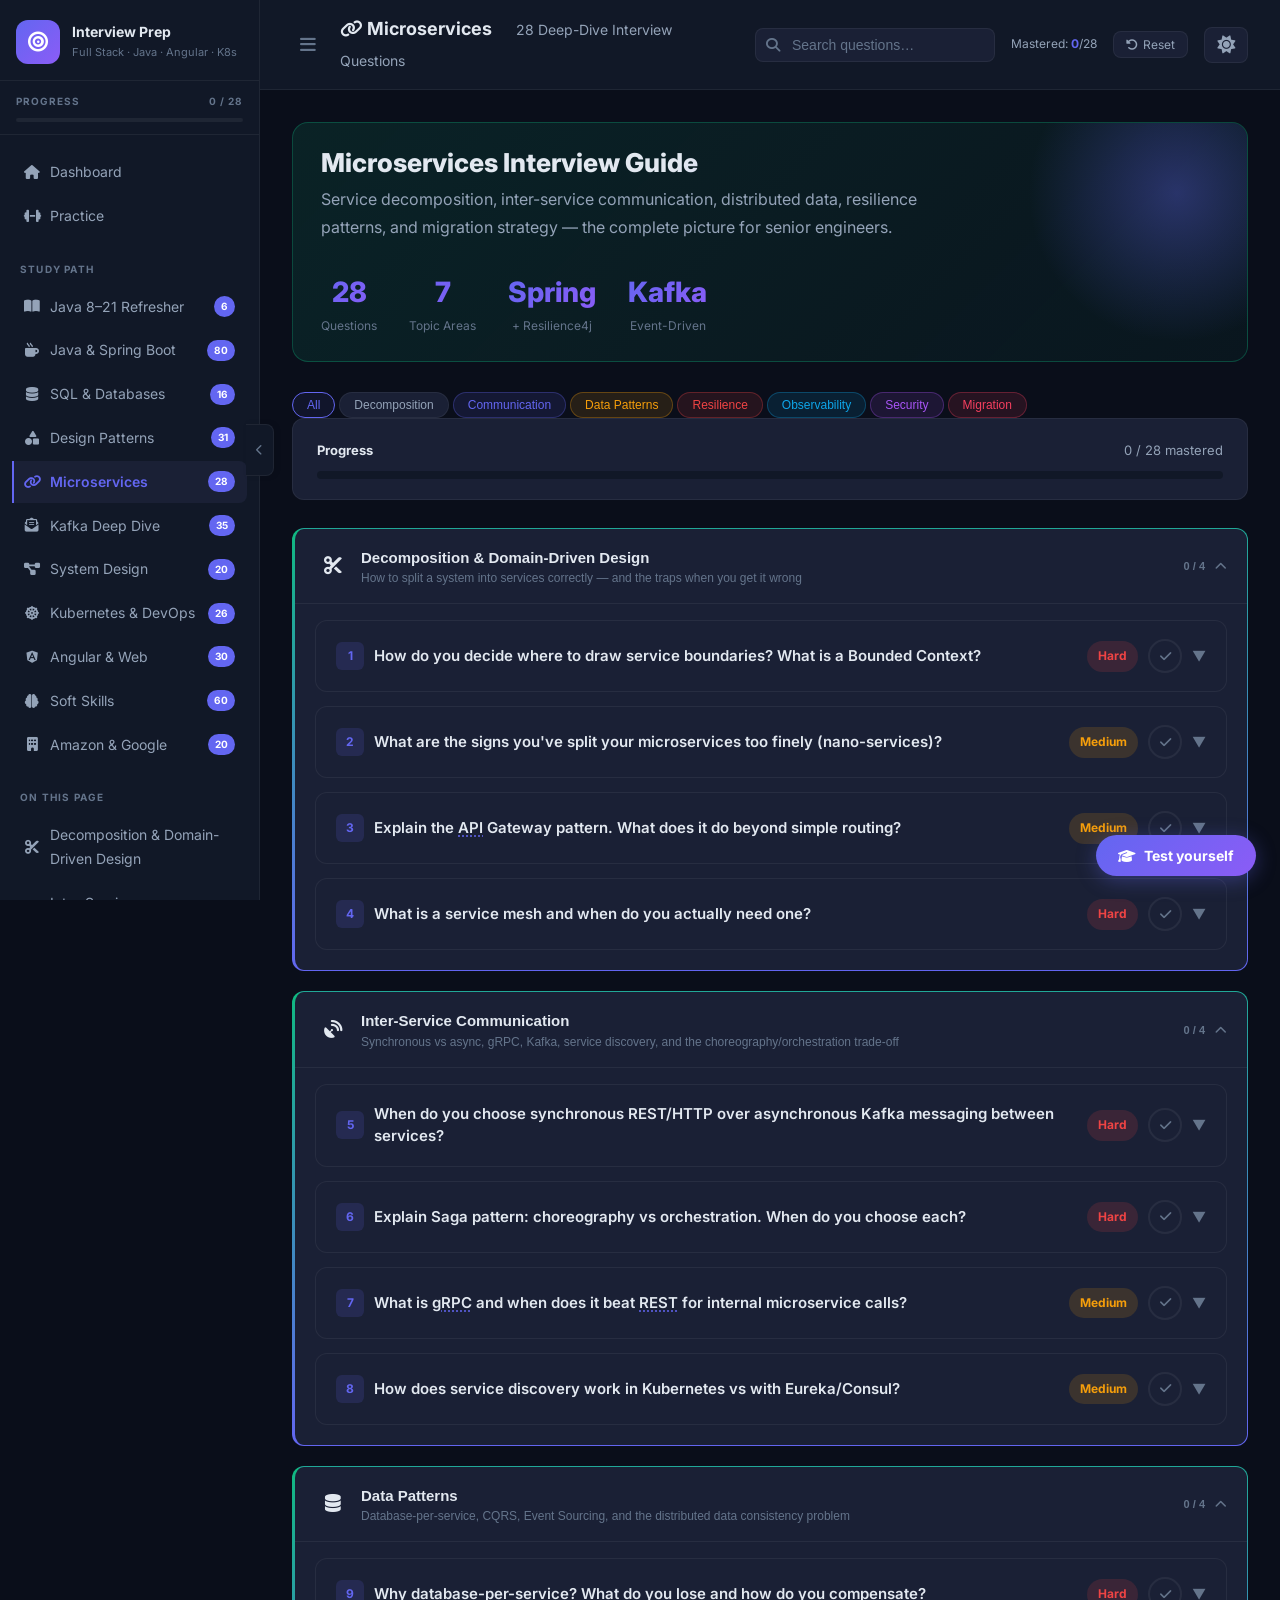
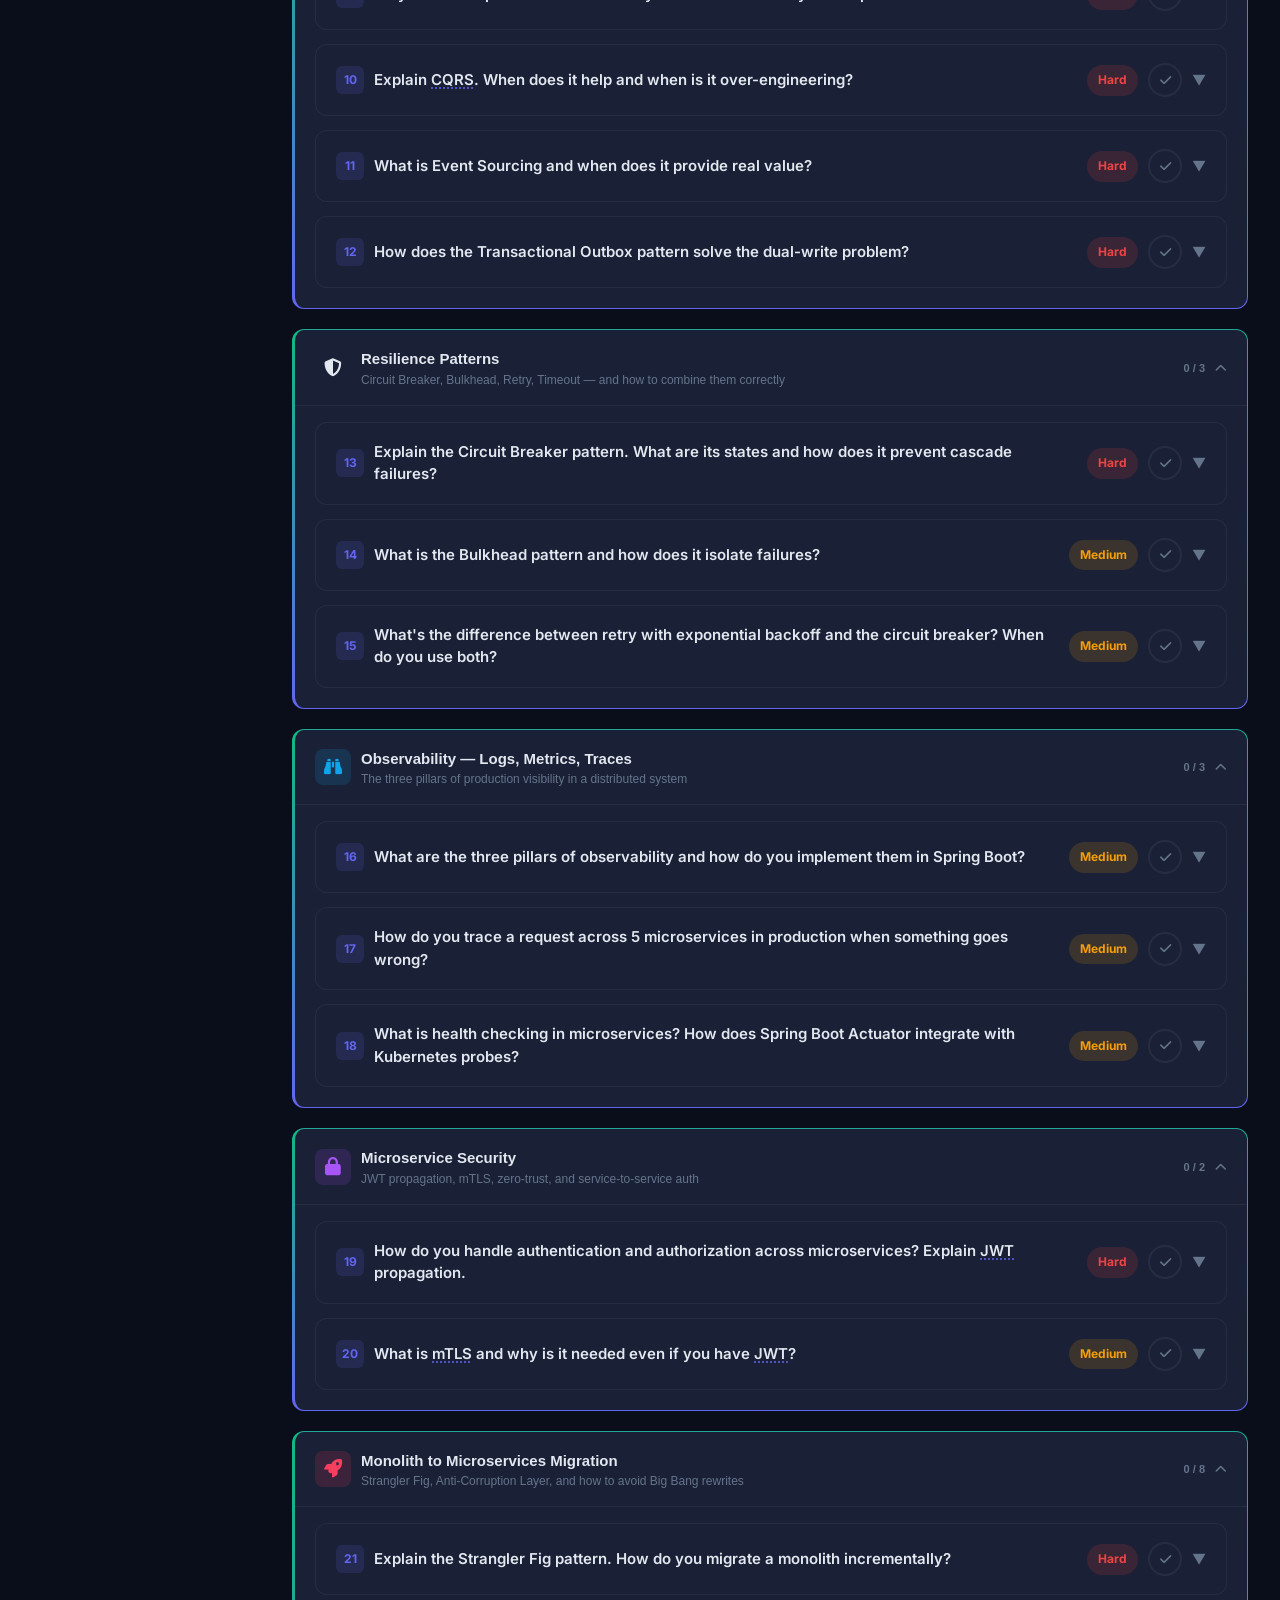
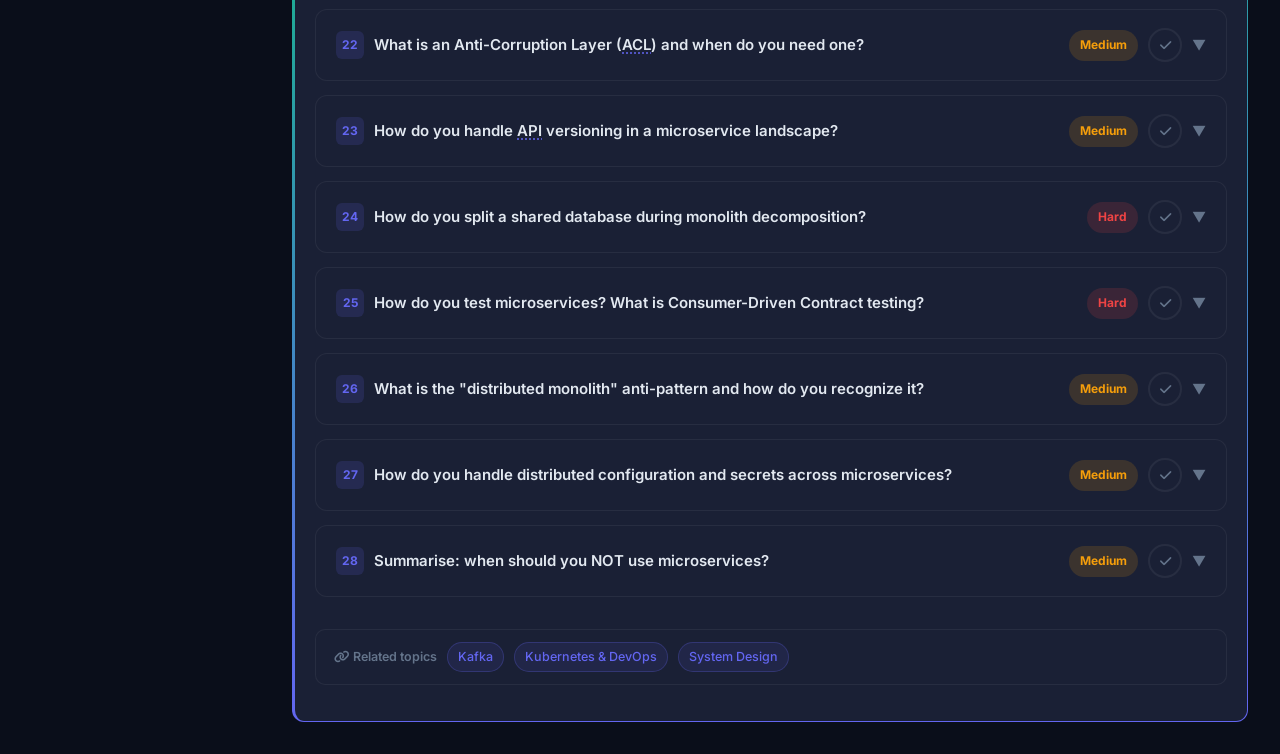
<file: microservices.html>
<!DOCTYPE html>
<html lang="en" data-theme="dark">
<head>
  <meta charset="UTF-8">
  <meta name="viewport" content="width=device-width, initial-scale=1.0">
  <title>Microservices — Interview Prep</title>
  <link rel="preconnect" href="https://fonts.googleapis.com">
  <link href="https://fonts.googleapis.com/css2?family=Inter:wght@400;500;600;700;800&family=JetBrains+Mono:wght@400;500&display=swap" rel="stylesheet">
  <link rel="stylesheet" href="css/styles.css?v=17">
  <link rel="stylesheet" href="https://cdnjs.cloudflare.com/ajax/libs/font-awesome/6.7.2/css/all.min.css">
  <style>
    .ms-banner {
      background: linear-gradient(135deg, rgba(16,185,129,.12), rgba(5,150,105,.06));
      border: 1px solid rgba(16,185,129,.3);
      border-radius: 16px;
      padding: 24px 28px;
      margin-bottom: 28px;
    }
    --ms: #10b981;
    .pillar-chip[data-pillar="decomp"]  { background: rgba(16,185,129,.12); border-color: rgba(16,185,129,.3); color: #10b981; }
    .pillar-chip[data-pillar="comm"]    { background: rgba(99,102,241,.12);  border-color: rgba(99,102,241,.3);  color: #6366f1; }
    .pillar-chip[data-pillar="data"]    { background: rgba(245,158,11,.12);  border-color: rgba(245,158,11,.3);  color: #f59e0b; }
    .pillar-chip[data-pillar="resilience"]{ background: rgba(239,68,68,.12); border-color: rgba(239,68,68,.3);  color: #ef4444; }
    .pillar-chip[data-pillar="observability"]{ background: rgba(14,165,233,.12); border-color: rgba(14,165,233,.3); color: #0ea5e9; }
    .pillar-chip[data-pillar="security"]{ background: rgba(168,85,247,.12);  border-color: rgba(168,85,247,.3);  color: #a855f7; }
    .pillar-chip[data-pillar="migration"]{ background: rgba(244,63,94,.12);  border-color: rgba(244,63,94,.3);  color: #f43f5e; }
  </style>
</head>
<body>
<div class="layout">

  <aside class="sidebar"></aside>

  <div class="main">
    <div class="topbar">
      <button class="menu-toggle"><i class="fa-solid fa-bars"></i></button>
      <div class="topbar-title"><i class="fa-solid fa-link"></i> Microservices <span><span data-qcount></span> Deep-Dive Interview Questions</span></div>
      <div class="search-box"><i class="fa-solid fa-magnifying-glass search-icon"></i><input id="searchInput" type="text" placeholder="Search questions…"></div>
      <button class="theme-toggle" id="themeToggle" onclick="toggleTheme()"><i class="fa-solid fa-sun"></i></button>
    </div>

    <div class="content">

      <!-- Hero -->
      <div class="hero ms-banner mb-28">
        <h1 style="font-size:26px;margin-bottom:8px">Microservices Interview Guide</h1>
        <p style="color:var(--text-secondary);margin-bottom:18px">Service decomposition, inter-service communication, distributed data, resilience patterns, and migration strategy — the complete picture for senior engineers.</p>
        <div class="hero-stats">
          <div class="hero-stat"><div class="num" style="color:#10b981" data-qcount></div><div class="lbl">Questions</div></div>
          <div class="hero-stat"><div class="num" style="color:#10b981" data-scount></div><div class="lbl">Topic Areas</div></div>
          <div class="hero-stat"><div class="num">Spring</div><div class="lbl">+ Resilience4j</div></div>
          <div class="hero-stat"><div class="num">Kafka</div><div class="lbl">Event-Driven</div></div>
        </div>
      </div>

      <!-- Pillar filters -->
      <div class="pillar-filters">
        <button class="pillar-chip active" data-pillar="">All</button>
        <button class="pillar-chip" data-pillar="decomp">Decomposition</button>
        <button class="pillar-chip" data-pillar="comm">Communication</button>
        <button class="pillar-chip" data-pillar="data">Data Patterns</button>
        <button class="pillar-chip" data-pillar="resilience">Resilience</button>
        <button class="pillar-chip" data-pillar="observability">Observability</button>
        <button class="pillar-chip" data-pillar="security">Security</button>
        <button class="pillar-chip" data-pillar="migration">Migration</button>
      </div>

      <div class="progress-wrap">
        <div class="progress-label"><strong>Progress</strong><span id="progressLabel"></span></div>
        <div class="progress-bar"><div class="progress-fill" id="progressFill" style="width:0%"></div></div>
      </div>

      <!-- ═══════════════════════════════════
           1. DECOMPOSITION & DDD
      ═══════════════════════════════════ -->
      <div class="section-header" id="decomposition">
        <div class="section-icon chip-success"><i class="fa-solid fa-scissors"></i></div>
        <div><h2>Decomposition &amp; Domain-Driven Design</h2><p>How to split a system into services correctly — and the traps when you get it wrong</p></div>
      </div>

      <div class="qa-list">

        <div class="qa-card" data-pillar="decomp">
          <div class="qa-question"><div class="qa-num">1</div><div class="qa-question-text">How do you decide where to draw service boundaries? What is a Bounded Context?</div><span class="qa-difficulty diff-hard">Hard</span><span class="qa-chevron">▼</span></div>
          <div class="qa-answer">
            <p>A <strong>Bounded Context</strong> (DDD) is a linguistic boundary: within it, a term like "customer" has one precise, agreed-upon meaning. Across contexts, "customer" in the billing service vs the shipping service may be different data models with different responsibilities. Service boundaries should match bounded context boundaries.</p>
            <p><strong>Rules for good boundaries:</strong></p>
            <ul>
              <li><strong>High cohesion within</strong> — a service owns all data and logic for one business capability</li>
              <li><strong>Low coupling across</strong> — changing one service doesn't force changes in others</li>
              <li><strong>Independent deployability</strong> — you can deploy service A without deploying service B</li>
              <li><strong>Team ownership</strong> — Conway's Law: your service boundaries will mirror your org chart. Design the org and services together</li>
            </ul>
            <div class="code-block"><div class="code-header"><span class="code-lang">Text — Decomposition example: e-commerce</span><button class="copy-btn">Copy</button></div><pre><code>Monolith "order"  →  microservices:
  OrderService     — create order, track status, order history
  PaymentService   — charge, refund, reconciliation (payment is its OWN domain)
  InventoryService — stock levels, reservations, warehouse routing
  NotificationService — email/SMS/push, templates, retry
  ShippingService  — carriers, tracking numbers, dispatch

What's wrong with splitting too small:
  "AddressService" — addresses are data, not a domain. Put in CustomerService.
  "TaxService" — tax calculation is logic inside OrderService unless regulations
                 are complex enough to warrant a team dedicated to it.</code></pre></div>
            <div class="callout tip"><span class="callout-icon">💡</span><div><span class="callout-title">DDD heuristic</span><div class="callout-body">Ask: "would a domain expert in department A understand the concepts in department B without translation?" If yes, they're in the same context. If they need a translator, they're in different contexts — and should be different services.</div></div></div>
          </div>
        </div>

        <div class="qa-card" data-pillar="decomp">
          <div class="qa-question"><div class="qa-num">2</div><div class="qa-question-text">What are the signs you've split your microservices too finely (nano-services)?</div><span class="qa-difficulty diff-medium">Medium</span><span class="qa-chevron">▼</span></div>
          <div class="qa-answer">
            <p><strong>Nano-service symptoms:</strong></p>
            <ul>
              <li>Every feature change requires changes in 3+ services simultaneously</li>
              <li>Services are chatty — a single user request triggers a cascade of 10+ synchronous HTTP calls</li>
              <li>No single team owns a coherent capability; ownership is blurry</li>
              <li>Data consistency problems are everywhere because entities are split across services</li>
              <li>Deployments are always coordinated ("we must deploy A, B, and C together")</li>
              <li>Network overhead dominates CPU/IO overhead</li>
            </ul>
            <p><strong>Rule of thumb:</strong> a service should be as small as possible but no smaller than a single team's ownership boundary. If two services are always deployed together, they should be one service.</p>
            <p><strong>Merger strategy:</strong> if two services are co-deployed more than 50% of the time, merge them. The operational complexity of a separate service must be justified by its independent change rate.</p>
          </div>
        </div>

        <div class="qa-card" data-pillar="decomp">
          <div class="qa-question"><div class="qa-num">3</div><div class="qa-question-text">Explain the API Gateway pattern. What does it do beyond simple routing?</div><span class="qa-difficulty diff-medium">Medium</span><span class="qa-chevron">▼</span></div>
          <div class="qa-answer">
            <p>An API Gateway is the single entry point for all external clients. Beyond routing, it handles cross-cutting concerns that shouldn't live in every service:</p>
            <ul>
              <li><strong>Authentication</strong> — validates JWT/OAuth token centrally; services receive a verified identity claim</li>
              <li><strong>Rate limiting</strong> — token bucket per client/IP before requests hit services</li>
              <li><strong>SSL termination</strong> — TLS at the edge; internal traffic can use plaintext (or mTLS at service mesh layer)</li>
              <li><strong>Request aggregation (BFF pattern)</strong> — one gateway call fans out to 3 services and aggregates the response, reducing mobile client round-trips</li>
              <li><strong>Protocol translation</strong> — external REST → internal gRPC; external HTTP → internal Kafka</li>
              <li><strong>Logging/tracing injection</strong> — adds correlation IDs to every request</li>
            </ul>
            <div class="code-block"><div class="code-header"><span class="code-lang">YAML — Spring Cloud Gateway route with rate limiter</span><button class="copy-btn">Copy</button></div><pre><code>spring:
  cloud:
    gateway:
      routes:
        - id: order-service
          uri: lb://order-service          <span class="cmt"># lb:// = client-side load balancing: Spring Cloud LoadBalancer picks an instance from the DiscoveryClient (Eureka, Consul, or Spring Cloud Kubernetes). On plain K8s DNS use http://order-service:8080 instead</span>
          predicates:
            - Path=/api/orders/**
          filters:
            - StripPrefix=1
            - name: RequestRateLimiter
              args:
                redis-rate-limiter.replenishRate: 100
                redis-rate-limiter.burstCapacity: 200
                key-resolver: "#{@userKeyResolver}"
            - name: CircuitBreaker
              args:
                name: orderCB
                fallbackUri: forward:/fallback/orders</code></pre></div>
            <p>Newer Spring Cloud Gateway releases moved the server properties under a new prefix (<code>spring.cloud.gateway.server.webflux.*</code>) and keep the old <code>spring.cloud.gateway.*</code> names as deprecated aliases, so check the reference docs of the release train you use. The RequestRateLimiter filter needs Redis (reactive) on the classpath and a <code>KeyResolver</code> bean; without a resolvable key it rejects requests by default.</p>
            <div class="callout tip"><span class="callout-icon">💡</span><div><span class="callout-title">BFF pattern</span><div class="callout-body">Backend For Frontend — instead of one generic gateway, you run a separate gateway per client type: mobile BFF aggregates data differently than web BFF or partner API BFF. Avoids the "Swiss army knife" problem where one gateway tries to serve all clients and ends up serving none well.</div></div></div>
          </div>
        </div>

        <div class="qa-card" data-pillar="decomp">
          <div class="qa-question"><div class="qa-num">4</div><div class="qa-question-text">What is a service mesh and when do you actually need one?</div><span class="qa-difficulty diff-hard">Hard</span><span class="qa-chevron">▼</span></div>
          <div class="qa-answer">
            <p>A <strong>service mesh</strong> (Istio, Linkerd, Cilium) is a dedicated infrastructure layer for service-to-service communication. The classic model deploys a sidecar proxy alongside every service pod that intercepts all inbound/outbound traffic — Envoy in Istio, the Rust-based <code>linkerd2-proxy</code> in Linkerd. Istio's <strong>ambient mode</strong> (GA since Istio 1.24) drops the sidecar: a per-node <code>ztunnel</code> handles mTLS and L4, and optional per-namespace "waypoint" proxies add L7 features, which cuts memory overhead and removes the need to restart pods to inject proxies.</p>
            <p><strong>What the mesh gives you:</strong></p>
            <ul>
              <li>mTLS between every service pair (zero-trust networking) — without any code changes</li>
              <li>Circuit breaking, retry policies, timeouts — configured as CRDs, not code</li>
              <li>Distributed tracing — automatic span propagation</li>
              <li>Traffic splitting for canary deploys at L7</li>
              <li>Observability: request rates, error rates, latency per service-pair</li>
            </ul>
            <p><strong>When you actually need it:</strong></p>
            <ul>
              <li>≥10 services with complex inter-service traffic patterns</li>
              <li>Compliance requiring mTLS between services</li>
              <li>You want canary/traffic splitting without changing application code</li>
            </ul>
            <p><strong>When you don't need it:</strong></p>
            <ul>
              <li>≤5 services — operational overhead (Istio's learning curve is steep) exceeds benefit</li>
              <li>Services already use Resilience4j for resilience and Micrometer for observability</li>
              <li>Team is already stretched — a mesh adds a whole new operational domain</li>
            </ul>
          </div>
        </div>

      </div>

      <!-- ═══════════════════════════════════
           2. COMMUNICATION
      ═══════════════════════════════════ -->
      <div class="section-header" id="communication">
        <div class="section-icon chip-accent"><i class="fa-solid fa-satellite-dish"></i></div>
        <div><h2>Inter-Service Communication</h2><p>Synchronous vs async, gRPC, Kafka, service discovery, and the choreography/orchestration trade-off</p></div>
      </div>

      <div class="qa-list">

        <div class="qa-card" data-pillar="comm">
          <div class="qa-question"><div class="qa-num">5</div><div class="qa-question-text">When do you choose synchronous REST/HTTP over asynchronous Kafka messaging between services?</div><span class="qa-difficulty diff-hard">Hard</span><span class="qa-chevron">▼</span></div>
          <div class="qa-answer">
            <table style="width:100%;border-collapse:collapse;font-size:13px;margin:12px 0">
              <thead><tr style="background:var(--bg-secondary)"><th style="padding:8px 12px;text-align:left;border:1px solid var(--border)">Criterion</th><th style="padding:8px 12px;text-align:left;border:1px solid var(--border)">Use REST/gRPC (sync)</th><th style="padding:8px 12px;text-align:left;border:1px solid var(--border)">Use Kafka (async)</th></tr></thead>
              <tbody>
                <tr><td style="padding:8px 12px;border:1px solid var(--border)">Result needed immediately</td><td style="padding:8px 12px;border:1px solid var(--border)">✅ Validate payment now</td><td style="padding:8px 12px;border:1px solid var(--border)">❌ Can't block caller</td></tr>
                <tr style="background:var(--bg-secondary)"><td style="padding:8px 12px;border:1px solid var(--border)">Fan-out (1→N consumers)</td><td style="padding:8px 12px;border:1px solid var(--border)">❌ Call each individually</td><td style="padding:8px 12px;border:1px solid var(--border)">✅ Publish once, N consume</td></tr>
                <tr><td style="padding:8px 12px;border:1px solid var(--border)">Consumer can be slow/offline</td><td style="padding:8px 12px;border:1px solid var(--border)">❌ You'll time out</td><td style="padding:8px 12px;border:1px solid var(--border)">✅ Messages buffer in topic</td></tr>
                <tr style="background:var(--bg-secondary)"><td style="padding:8px 12px;border:1px solid var(--border)">Simple query (read data)</td><td style="padding:8px 12px;border:1px solid var(--border)">✅ GET /user/42</td><td style="padding:8px 12px;border:1px solid var(--border)">❌ Overkill</td></tr>
                <tr><td style="padding:8px 12px;border:1px solid var(--border)">Guaranteed processing order</td><td style="padding:8px 12px;border:1px solid var(--border)">❌ No queue, no order</td><td style="padding:8px 12px;border:1px solid var(--border)">✅ Within a partition</td></tr>
                <tr style="background:var(--bg-secondary)"><td style="padding:8px 12px;border:1px solid var(--border)">Tight coupling acceptable</td><td style="padding:8px 12px;border:1px solid var(--border)">✅ Internal service, same team</td><td style="padding:8px 12px;border:1px solid var(--border)">❌ Prefer loose coupling</td></tr>
              </tbody>
            </table>
            <div class="callout tip"><span class="callout-icon">💡</span><div><span class="callout-title">Golden rule</span><div class="callout-body">Async is the default for cross-domain communication (different bounded contexts). Sync is acceptable within a domain or when the caller genuinely cannot proceed without the response (e.g., real-time fraud check on payment submission).</div></div></div>
          </div>
        </div>

        <div class="qa-card" data-pillar="comm">
          <div class="qa-question"><div class="qa-num">6</div><div class="qa-question-text">Explain Saga pattern: choreography vs orchestration. When do you choose each?</div><span class="qa-difficulty diff-hard">Hard</span><span class="qa-chevron">▼</span></div>
          <div class="qa-answer">
            <p>A <strong>Saga</strong> is a sequence of local transactions coordinated across services — with compensating transactions for rollback. It replaces distributed 2PC (which doesn't scale).</p>
            <p><strong>Choreography Saga:</strong></p>
            <ul>
              <li>Services communicate via events — no central coordinator</li>
              <li>Each service listens for an event, does its work, publishes the next event</li>
              <li>✅ No single point of failure; services are more loosely coupled</li>
              <li>❌ Hard to visualize end-to-end flow; debugging "where did this saga get stuck" is painful; compensating transactions are scattered across services</li>
            </ul>
            <div class="code-block"><div class="code-header"><span class="code-lang">Text — Choreography flow: order processing</span><button class="copy-btn">Copy</button></div><pre><code>OrderService publishes → OrderCreated
  PaymentService consumes → charges card → publishes PaymentCompleted | PaymentFailed
    InventoryService consumes PaymentCompleted → reserves stock → publishes InventoryReserved
      ShippingService consumes InventoryReserved → schedules dispatch

On failure: PaymentFailed → OrderService consumes and publishes OrderCancelled
            InventoryService consumes OrderCancelled → releases reservation</code></pre></div>
            <p><strong>Orchestration Saga:</strong></p>
            <ul>
              <li>A central Saga Orchestrator drives the flow — calls each service and reacts to results</li>
              <li>✅ Entire flow visible in one place; easy to add new steps; compensation logic is centralized</li>
              <li>❌ Orchestrator becomes a bottleneck; more coupling; the orchestrator is smart (violates "dumb pipes, smart endpoints")</li>
            </ul>
            <div class="callout tip"><span class="callout-icon">💡</span><div><span class="callout-title">Choose by complexity</span><div class="callout-body">≤4 steps with simple compensation → choreography. ≥5 steps, complex conditional logic, or compliance audit trail required → orchestration (use Camunda/Temporal as the orchestrator). Never mix — pick one style per saga.</div></div></div>
          </div>
        </div>

        <div class="qa-card" data-pillar="comm">
          <div class="qa-question"><div class="qa-num">7</div><div class="qa-question-text">What is gRPC and when does it beat REST for internal microservice calls?</div><span class="qa-difficulty diff-medium">Medium</span><span class="qa-chevron">▼</span></div>
          <div class="qa-answer">
            <p>gRPC is a high-performance RPC framework using HTTP/2 + Protocol Buffers (binary serialization). It was designed for internal service-to-service calls where performance matters.</p>
            <p><strong>gRPC advantages over REST:</strong></p>
            <ul>
              <li>Protobuf binary encoding is 3-10x smaller than JSON — less bandwidth, faster serialization</li>
              <li>HTTP/2 multiplexing — many concurrent calls on one connection, with no application-level head-of-line blocking (a lost TCP packet still stalls all streams on that connection; only HTTP/3 over QUIC removes that). Long-lived connections also mean L4 load balancers pin all calls to one backend, so use L7/client-side balancing for gRPC</li>
              <li>Bidirectional streaming — server can push data to client continuously</li>
              <li>Strongly typed contracts — <code>.proto</code> files generate client/server stubs in any language; no swagger drift</li>
              <li>Built-in deadline propagation — client sets a deadline; it flows through all service hops</li>
            </ul>
            <div class="code-block"><div class="code-header"><span class="code-lang">Protobuf — UserService.proto</span><button class="copy-btn">Copy</button></div><pre><code>syntax = "proto3";

service UserService {
  rpc GetUser (GetUserRequest) returns (UserResponse);
  rpc StreamActivityFeed (UserRequest) returns (stream ActivityEvent); <span class="cmt">// server streaming</span>
}

message GetUserRequest { int64 user_id = 1; }
message UserResponse {
  int64  id         = 1;
  string email      = 2;
  string name       = 3;
  bool   active     = 4;
}
<span class="cmt">// Generated: UserServiceGrpc.UserServiceBlockingStub (Java), userServiceClient (Go/Python/etc.)</span></code></pre></div>
            <p><strong>When to use REST instead:</strong> public APIs (browsers don't support gRPC natively without grpc-web), team unfamiliar with proto toolchain, simple CRUD with no performance concern.</p>
          </div>
        </div>

        <div class="qa-card" data-pillar="comm">
          <div class="qa-question"><div class="qa-num">8</div><div class="qa-question-text">How does service discovery work in Kubernetes vs with Eureka/Consul?</div><span class="qa-difficulty diff-medium">Medium</span><span class="qa-chevron">▼</span></div>
          <div class="qa-answer">
            <p><strong>Kubernetes DNS service discovery (built-in):</strong></p>
            <ul>
              <li>Every Service gets a DNS name: <code>order-service.default.svc.cluster.local</code></li>
              <li>kube-dns / CoreDNS resolves this to the ClusterIP</li>
              <li>kube-proxy programs the node (iptables, IPVS, or nftables mode — nftables is GA since 1.33) so traffic to the ClusterIP is spread across ready pod IPs from the EndpointSlices; some CNIs such as Cilium replace kube-proxy with eBPF</li>
              <li>The balancing is per connection (L4), so long-lived HTTP/2 or gRPC connections stick to one pod</li>
              <li>No sidecar or library needed — just call <code>http://order-service:8080</code></li>
            </ul>
            <p><strong>Eureka (Spring Cloud Netflix):</strong></p>
            <ul>
              <li>Services register themselves on startup with their IP + port + health check URL</li>
              <li>Clients fetch the registry and do client-side load balancing (Spring Cloud LoadBalancer)</li>
              <li>Required before Kubernetes was standard; adds operational overhead</li>
            </ul>
            <div class="callout tip"><span class="callout-icon">💡</span><div><span class="callout-title">Modern answer</span><div class="callout-body">If you're on Kubernetes, use Kubernetes DNS — it's native and zero-config. Eureka is a Spring-ecosystem holdover from the pre-K8s era. Consul is still valuable in hybrid environments (VMs + containers) where K8s DNS doesn't reach all nodes. Remove Eureka from K8s-native stacks; it duplicates functionality the platform already provides.</div></div></div>
          </div>
        </div>

      </div>

      <!-- ═══════════════════════════════════
           3. DATA PATTERNS
      ═══════════════════════════════════ -->
      <div class="section-header" id="data">
        <div class="section-icon chip-warning"><i class="fa-solid fa-database"></i></div>
        <div><h2>Data Patterns</h2><p>Database-per-service, CQRS, Event Sourcing, and the distributed data consistency problem</p></div>
      </div>

      <div class="qa-list">

        <div class="qa-card" data-pillar="data">
          <div class="qa-question"><div class="qa-num">9</div><div class="qa-question-text">Why database-per-service? What do you lose and how do you compensate?</div><span class="qa-difficulty diff-hard">Hard</span><span class="qa-chevron">▼</span></div>
          <div class="qa-answer">
            <p>A shared database is the death of microservice independence. If two services share a DB schema, any schema change requires coordinating both services — you've lost independent deployability.</p>
            <p><strong>What you gain:</strong></p>
            <ul>
              <li>Services can be deployed, scaled, and replaced independently</li>
              <li>Each service can choose the right DB technology (PostgreSQL for orders, Redis for sessions, Elasticsearch for search)</li>
              <li>Schema changes in service A don't affect service B</li>
            </ul>
            <p><strong>What you lose:</strong></p>
            <ul>
              <li><strong>JOIN queries across services</strong> → use API composition (call both services, join in code) or CQRS read models</li>
              <li><strong>ACID transactions across services</strong> → use Saga pattern with compensating transactions</li>
              <li><strong>Cross-service reporting</strong> → build a reporting/analytics service that consumes events from all services and maintains a denormalised read store (Kafka → data warehouse or Elasticsearch)</li>
            </ul>
            <div class="callout danger"><span class="callout-icon">🚫</span><div><span class="callout-title">Anti-pattern to name</span><div class="callout-body">"Integration database" — multiple services write to the same DB. Teams start adding direct cross-service JOIN queries, then adding schema constraints that span services. Within 6 months you have a distributed monolith: all the operational complexity of microservices with none of the independence benefits.</div></div></div>
          </div>
        </div>

        <div class="qa-card" data-pillar="data">
          <div class="qa-question"><div class="qa-num">10</div><div class="qa-question-text">Explain CQRS. When does it help and when is it over-engineering?</div><span class="qa-difficulty diff-hard">Hard</span><span class="qa-chevron">▼</span></div>
          <div class="qa-answer">
            <p><strong>CQRS (Command Query Responsibility Segregation)</strong> separates the write model (Commands) from the read model (Queries) — usually implemented as separate data stores.</p>
            <div class="code-block"><div class="code-header"><span class="code-lang">Java — CQRS with Spring + Kafka</span><button class="copy-btn">Copy</button></div><pre><code><span class="cmt">// WRITE SIDE: normalised PostgreSQL, optimised for writes and consistency</span>
<span class="ann">@Service</span>
<span class="kw">public class</span> <span class="typ">OrderCommandService</span> {
    <span class="kw">public</span> <span class="typ">Order</span> <span class="fn">createOrder</span>(<span class="typ">CreateOrderCmd</span> cmd) {
        <span class="typ">Order</span> order = orderRepository.save(<span class="kw">new</span> <span class="typ">Order</span>(cmd));
        eventPublisher.publish(<span class="kw">new</span> <span class="typ">OrderCreatedEvent</span>(order)); <span class="cmt">// → Kafka; in production via the Outbox (Q12), not a direct dual write</span>
        <span class="kw">return</span> order;
    }
}

<span class="cmt">// READ SIDE: denormalised Elasticsearch document, optimised for complex queries</span>
<span class="ann">@KafkaListener</span>(topics = <span class="str">"order-events"</span>)
<span class="kw">public void</span> <span class="fn">on</span>(<span class="typ">OrderCreatedEvent</span> e) {
    <span class="cmt">// Build search document with customer name, product names, etc. — data from multiple services.</span>
    <span class="cmt">// Better: keep a local copy of customer data fed by CustomerUpdated events instead of a sync call.</span>
    orderSearchIndex.index(<span class="typ">OrderDocument</span>.from(e, customerService.get(e.customerId())));
}

<span class="cmt">// Read model queries Elasticsearch, not PostgreSQL → no JOINs, no N+1, an index shaped for the query</span>
<span class="ann">@GetMapping</span>(<span class="str">"/orders/search"</span>)
<span class="kw">public</span> <span class="typ">List</span>&lt;<span class="typ">OrderSummary</span>&gt; <span class="fn">search</span>(<span class="ann">@RequestParam</span> <span class="typ">String</span> q) {
    <span class="kw">return</span> orderSearchIndex.search(q);
}</code></pre></div>
            <p><strong>When CQRS helps:</strong> complex query requirements that can't be served by the write model efficiently; high read/write ratio with different scaling needs; cross-service read views.</p>
            <p><strong>When it's over-engineering:</strong> simple CRUD app; read queries are cheap on the write DB; team is small and the eventual consistency complexity will cause bugs.</p>
            <p><strong>The cost to name in an interview:</strong> the read side lags the write side, so a user may not see their own change right away. Common mitigations: return the new state from the command, read-your-writes by routing that user's next query to the write model, or show "processing". CQRS does not require Event Sourcing; a separate read table in the same database is already CQRS.</p>
          </div>
        </div>

        <div class="qa-card" data-pillar="data">
          <div class="qa-question"><div class="qa-num">11</div><div class="qa-question-text">What is Event Sourcing and when does it provide real value?</div><span class="qa-difficulty diff-hard">Hard</span><span class="qa-chevron">▼</span></div>
          <div class="qa-answer">
            <p><strong>Event Sourcing</strong> stores the state of an entity as a sequence of events, not as the current state. To get current state, replay all events.</p>
            <div class="code-block"><div class="code-header"><span class="code-lang">Java — Event Sourcing concept</span><button class="copy-btn">Copy</button></div><pre><code><span class="cmt">// Traditional: single row updated in place — history lost</span>
UPDATE orders SET status = 'SHIPPED', updated_at = NOW() WHERE id = 42;

<span class="cmt">// Event Sourced: immutable append-only event log</span>
events table:
  (42, OrderCreated,  {customerId:7, items:[...], total:99.99}, 2024-01-10)
  (42, PaymentTaken,  {amount:99.99, transactionId:'tx_abc'},   2024-01-10)
  (42, ItemPicked,    {warehouseId:3, pickedAt:'2024-01-11'},   2024-01-11)
  (42, Shipped,       {carrier:'DHL', trackingNo:'1234567'},    2024-01-12)

<span class="cmt">// Current state = replay all events → Order.apply(events)</span></code></pre></div>
            <p><strong>Real value in:</strong></p>
            <ul>
              <li>Audit trail is a hard requirement (banking, healthcare, legal)</li>
              <li>Temporal queries — "what was the account balance on 2023-06-15?"</li>
              <li>Debugging — you can replay events to reproduce any production state</li>
              <li>Event-driven integrations — domain events are already there to publish</li>
            </ul>
            <p><strong>Costs:</strong> querying current state requires replaying (use snapshots for large aggregates); eventual consistency in projections; schema evolution for old events is hard (upcasters); GDPR erasure in an immutable log needs crypto-shredding or similar.</p>
            <div class="callout warning"><span class="callout-icon">⚠️</span><div><span class="callout-title">Kafka is not an event store by itself</span><div class="callout-body">An event store must load one aggregate's events quickly and reject a write if someone else appended first (optimistic concurrency on the aggregate version). Kafka cannot read "all events of order 42" without scanning a partition, and has no per-key expected-version check. Typical setups keep the events in a database table or a dedicated store (EventStoreDB, Axon Server) and publish them to Kafka for other services.</div></div></div>
          </div>
        </div>

        <div class="qa-card" data-pillar="data">
          <div class="qa-question"><div class="qa-num">12</div><div class="qa-question-text">How does the Transactional Outbox pattern solve the dual-write problem?</div><span class="qa-difficulty diff-hard">Hard</span><span class="qa-chevron">▼</span></div>
          <div class="qa-answer">
            <p><strong>Dual-write problem:</strong> you can't atomically write to your database AND publish to Kafka. If the DB write succeeds but Kafka publish fails, your event is lost — the rest of the system never knows the order was created.</p>
            <div class="code-block"><div class="code-header"><span class="code-lang">Java + SQL — Outbox pattern implementation</span><button class="copy-btn">Copy</button></div><pre><code><span class="cmt">// Step 1: Write order AND outbox event in the SAME database transaction</span>
<span class="ann">@Transactional</span>
<span class="kw">public</span> <span class="typ">Order</span> <span class="fn">createOrder</span>(<span class="typ">CreateOrderRequest</span> req) {
    <span class="typ">Order</span> order = orderRepo.save(<span class="kw">new</span> <span class="typ">Order</span>(req));

    outboxRepo.save(<span class="typ">OutboxEvent</span>.builder()
        .aggregateType(<span class="str">"Order"</span>)
        .aggregateId(order.getId().toString())
        .eventType(<span class="str">"OrderCreated"</span>)
        .payload(objectMapper.writeValueAsString(order))
        .build());
    <span class="kw">return</span> order; <span class="cmt">// both committed or both rolled back</span>
}

<span class="cmt">// Step 2: Outbox relay — separate job reads and publishes</span>
<span class="ann">@Scheduled</span>(fixedDelay = <span class="num">500</span>)
<span class="kw">public void</span> <span class="fn">pollOutbox</span>() <span class="kw">throws</span> <span class="typ">Exception</span> {
    <span class="kw">for</span> (<span class="typ">OutboxEvent</span> e : outboxRepo.findUnpublished()) {
        kafkaTemplate.send(<span class="str">"order-events"</span>, e.getAggregateId(), e.getPayload())
            .get(<span class="num">10</span>, <span class="typ">TimeUnit</span>.SECONDS); <span class="cmt">// wait for the broker ack</span>
        e.markPublished();
        outboxRepo.save(e);
    }
}
<span class="cmt">// Or use Debezium CDC — no polling needed, reads PostgreSQL WAL directly</span></code></pre></div>
            <p><strong>Guarantee:</strong> at-least-once. If the relay crashes after the send but before marking the row, the event is sent again, so consumers must deduplicate (by event id). Never mark rows as published before the broker has acknowledged them, and make sure only one relay processes a row (single instance, leader election, or <code>FOR UPDATE SKIP LOCKED</code>).</p>
            <p><strong>Debezium (CDC) is often preferred</strong> — it reads the DB WAL (write-ahead log) in near real time, so there is no polling delay or extra query load. The application still writes the outbox row in its transaction; only the relay is replaced. Debezium's Outbox Event Router SMT (<code>io.debezium.transforms.outbox.EventRouter</code>) turns each outbox row into a Kafka record on a topic derived from the aggregate type, keyed by the aggregate id. Trade-off: you now operate Kafka Connect and replication slots.</p>
          </div>
        </div>

      </div>

      <!-- ═══════════════════════════════════
           4. RESILIENCE
      ═══════════════════════════════════ -->
      <div class="section-header" id="resilience">
        <div class="section-icon chip-danger"><i class="fa-solid fa-shield-halved"></i></div>
        <div><h2>Resilience Patterns</h2><p>Circuit Breaker, Bulkhead, Retry, Timeout — and how to combine them correctly</p></div>
      </div>

      <div class="qa-list">

        <div class="qa-card" data-pillar="resilience">
          <div class="qa-question"><div class="qa-num">13</div><div class="qa-question-text">Explain the Circuit Breaker pattern. What are its states and how does it prevent cascade failures?</div><span class="qa-difficulty diff-hard">Hard</span><span class="qa-chevron">▼</span></div>
          <div class="qa-answer">
            <p>A Circuit Breaker wraps a remote call. When the downstream service starts failing, the CB "trips open" and immediately returns an error (or fallback) instead of calling the failing service — preventing thread pool exhaustion and cascade failures.</p>
            <p><strong>Three states:</strong></p>
            <ul>
              <li><strong>CLOSED</strong> — normal operation. Calls pass through; failures counted</li>
              <li><strong>OPEN</strong> — failure threshold exceeded. All calls fail immediately with <code>CallNotPermittedException</code>; no calls reach downstream</li>
              <li><strong>HALF_OPEN</strong> — after a wait duration, allows a limited number of probe calls. If their failure rate stays below the threshold → CLOSED. Otherwise → OPEN again</li>
            </ul>
            <div class="pat-svg"><svg viewBox="0 0 640 270" xmlns="http://www.w3.org/2000/svg" font-family="Inter,sans-serif">
              <defs><marker id="cbm" viewBox="0 0 10 10" refX="9" refY="5" markerWidth="6" markerHeight="6" orient="auto"><path d="M0,1 L9,5 L0,9 Z" fill="#475569"/></marker></defs>
              <rect x="20" y="40" width="160" height="60" rx="5" fill="#0d2618" stroke="#10b981" stroke-width="1.5"/>
              <text x="100" y="64" font-size="13" font-weight="700" fill="#e2e8f0" text-anchor="middle">CLOSED</text>
              <text x="100" y="84" font-size="11" fill="#64748b" text-anchor="middle">calls pass through</text>
              <rect x="460" y="40" width="160" height="60" rx="5" fill="#1a0808" stroke="#ef4444" stroke-width="1.5"/>
              <text x="540" y="64" font-size="13" font-weight="700" fill="#e2e8f0" text-anchor="middle">OPEN</text>
              <text x="540" y="84" font-size="11" fill="#64748b" text-anchor="middle">fail fast, no calls</text>
              <rect x="240" y="190" width="160" height="60" rx="5" fill="#1a1508" stroke="#f59e0b" stroke-width="1.5"/>
              <text x="320" y="214" font-size="13" font-weight="700" fill="#e2e8f0" text-anchor="middle">HALF_OPEN</text>
              <text x="320" y="234" font-size="11" fill="#64748b" text-anchor="middle">N trial calls</text>
              <line x1="180" y1="62" x2="458" y2="62" stroke="#475569" stroke-width="1.5" marker-end="url(#cbm)"/>
              <text x="320" y="52" font-size="11" fill="#fca5a5" text-anchor="middle">failure or slow-call rate ≥ threshold</text>
              <line x1="525" y1="101" x2="405" y2="208" stroke="#475569" stroke-width="1.5" marker-end="url(#cbm)"/>
              <text x="470" y="170" font-size="11" fill="#fcd34d">wait duration elapsed</text>
              <line x1="400" y1="192" x2="495" y2="103" stroke="#475569" stroke-width="1.5" marker-end="url(#cbm)"/>
              <text x="455" y="130" font-size="11" fill="#fca5a5" text-anchor="end">trials fail</text>
              <line x1="238" y1="205" x2="121" y2="103" stroke="#475569" stroke-width="1.5" marker-end="url(#cbm)"/>
              <text x="166" y="160" font-size="11" fill="#6ee7b7" text-anchor="end">trials succeed</text>
            </svg></div>
            <p>The failure rate is only evaluated once the sliding window holds at least <code>minimumNumberOfCalls</code> calls, so a single failed request at startup does not trip the breaker. Resilience4j defaults: <code>failureRateThreshold</code> 50%, <code>slidingWindowSize</code> 100 calls, <code>minimumNumberOfCalls</code> 100, <code>waitDurationInOpenState</code> 60s, <code>permittedNumberOfCallsInHalfOpenState</code> 10 — far too slow to react for low-traffic services, so always tune them.</p>
            <div class="code-block"><div class="code-header"><span class="code-lang">Java — Resilience4j Circuit Breaker</span><button class="copy-btn">Copy</button></div><pre><code><span class="ann">@CircuitBreaker</span>(name = <span class="str">"inventoryService"</span>, fallbackMethod = <span class="str">"inventoryFallback"</span>)
<span class="ann">@TimeLimiter</span>(name = <span class="str">"inventoryService"</span>)
<span class="ann">@Retry</span>(name = <span class="str">"inventoryService"</span>)
<span class="kw">public</span> <span class="typ">CompletableFuture</span>&lt;<span class="typ">StockLevel</span>&gt; <span class="fn">getStock</span>(<span class="typ">String</span> productId) {
    <span class="kw">return</span> inventoryClient.getStock(productId);
}

<span class="kw">private</span> <span class="typ">CompletableFuture</span>&lt;<span class="typ">StockLevel</span>&gt; <span class="fn">inventoryFallback</span>(<span class="typ">String</span> productId, <span class="typ">Exception</span> ex) {
    log.warn(<span class="str">"Inventory service unavailable, returning cached/default for {}"</span>, productId);
    <span class="kw">return</span> <span class="typ">CompletableFuture</span>.completedFuture(stockCache.get(productId)
        .orElse(<span class="typ">StockLevel</span>.unknown()));
}</code></pre></div>
            <div class="code-block"><div class="code-header"><span class="code-lang">YAML — Resilience4j config (application.yml)</span><button class="copy-btn">Copy</button></div><pre><code>resilience4j:
  circuitbreaker:
    instances:
      inventoryService:
        failureRateThreshold: 50          <span class="cmt"># trip at 50% failure rate</span>
        slowCallRateThreshold: 80         <span class="cmt"># also trip on 80% slow calls</span>
        slowCallDurationThreshold: 2000ms
        waitDurationInOpenState: 30s
        permittedNumberOfCallsInHalfOpenState: 5
        slidingWindowType: COUNT_BASED    <span class="cmt"># or TIME_BASED (window size in seconds)</span>
        slidingWindowSize: 20
        minimumNumberOfCalls: 10          <span class="cmt"># don't judge the rate on fewer calls</span>
  timelimiter:
    instances:
      inventoryService:
        timeoutDuration: 1s</code></pre></div>
            <div class="callout tip"><span class="callout-icon">💡</span><div><span class="callout-title">Order matters</span><div class="callout-body">The order of the annotations in the source does not matter; the Spring Boot starter applies a fixed aspect order: <code>Retry ( CircuitBreaker ( RateLimiter ( TimeLimiter ( Bulkhead ( call ) ) ) ) )</code>. Retry is outermost, so the CB counts <em>every attempt</em> (3 retries of one request = 3 recorded calls), and a timeout from the TimeLimiter counts as a CB failure. You can change it with the <code>resilience4j.*.*-aspect-order</code> properties (higher value = applied first), but the default is what most teams want. Don't retry on <code>CallNotPermittedException</code> — the circuit is open for a reason.</div></div></div>
          </div>
        </div>

        <div class="qa-card" data-pillar="resilience">
          <div class="qa-question"><div class="qa-num">14</div><div class="qa-question-text">What is the Bulkhead pattern and how does it isolate failures?</div><span class="qa-difficulty diff-medium">Medium</span><span class="qa-chevron">▼</span></div>
          <div class="qa-answer">
            <p>Named after ship bulkheads that prevent one flooded compartment from sinking the whole ship. In software: each downstream service gets its own thread pool or semaphore, so a slow/unavailable service can't exhaust the shared thread pool and block all other operations.</p>
            <div class="code-block"><div class="code-header"><span class="code-lang">YAML — Resilience4j Bulkhead (thread pool isolation)</span><button class="copy-btn">Copy</button></div><pre><code>resilience4j:
  thread-pool-bulkhead:
    instances:
      paymentService:
        maxThreadPoolSize: 10       <span class="cmt"># at most 10 threads for payment calls</span>
        coreThreadPoolSize: 5
        queueCapacity: 20           <span class="cmt"># buffer 20 more requests</span>
      inventoryService:
        maxThreadPoolSize: 5        <span class="cmt"># separate pool — payment slowness can't starve inventory</span>
        coreThreadPoolSize: 3
        queueCapacity: 10</code></pre></div>
            <p><strong>Without Bulkhead:</strong> payment service hangs → 200 threads blocked waiting → no threads left for inventory or order calls → entire application unresponsive, even for services that are healthy.</p>
            <p><strong>With Bulkhead:</strong> payment thread pool fills → payment calls queue/reject → inventory threads still free → order service still works. Failure blast radius is contained.</p>
            <p><strong>Two flavours in Resilience4j:</strong> the <em>semaphore</em> bulkhead (<code>resilience4j.bulkhead</code>, <code>maxConcurrentCalls</code>, <code>maxWaitDuration</code>) just limits concurrent calls on the caller's thread — cheap, works for blocking code and with virtual threads. The <em>thread-pool</em> bulkhead runs the call on its own pool and therefore needs a <code>CompletableFuture</code> return type; it costs context switches and breaks ThreadLocal-based context (security, tracing) unless you propagate it. Default to the semaphore one; size limits from measured latency × target throughput (Little's law), not guesses.</p>
          </div>
        </div>

        <div class="qa-card" data-pillar="resilience">
          <div class="qa-question"><div class="qa-num">15</div><div class="qa-question-text">What's the difference between retry with exponential backoff and the circuit breaker? When do you use both?</div><span class="qa-difficulty diff-medium">Medium</span><span class="qa-chevron">▼</span></div>
          <div class="qa-answer">
            <ul>
              <li><strong>Retry</strong> — for transient failures (brief network blip, single 503). Retrying too aggressively worsens a struggling service</li>
              <li><strong>Exponential backoff + jitter</strong> — spreads retry load; prevents thundering herd (all services retrying simultaneously)</li>
              <li><strong>Circuit Breaker</strong> — for persistent failures. Once failure rate threshold is reached, stops retrying altogether. Gives the failing service recovery time</li>
            </ul>
            <div class="code-block"><div class="code-header"><span class="code-lang">YAML — Retry with backoff (Resilience4j)</span><button class="copy-btn">Copy</button></div><pre><code>resilience4j:
  retry:
    instances:
      paymentService:
        maxAttempts: 3                      <span class="cmt"># total attempts incl. the first call = 2 retries</span>
        waitDuration: 500ms
        enableExponentialBackoff: true
        exponentialBackoffMultiplier: 2.0   <span class="cmt"># waits 500ms, then 1000ms</span>
        enableRandomizedWait: true          <span class="cmt"># required, or the factor below is ignored</span>
        randomizedWaitFactor: 0.5           <span class="cmt"># jitter: ±50% to spread retries</span>
        retryExceptions:
          - java.net.SocketTimeoutException
          - org.springframework.web.client.ResourceAccessException
        ignoreExceptions:
          - com.example.PaymentDeclinedException  <span class="cmt"># business error, don't retry</span></code></pre></div>
            <div class="callout tip"><span class="callout-icon">💡</span><div><span class="callout-title">Key rule</span><div class="callout-body">Never retry non-idempotent operations without an idempotency key. Retrying a payment without idempotency can charge the customer twice. Always distinguish between infrastructure errors (retry-safe) and business errors (never retry). Retry at one layer only: 3 retries in each of 4 nested services turns one user request into up to 4<sup>4</sup> = 256 calls on the deepest service. With the default aspect order, Retry wraps the Circuit Breaker, so once the circuit opens the retries fail fast with <code>CallNotPermittedException</code> — exclude it from <code>retryExceptions</code>.</div></div></div>
          </div>
        </div>

      </div>

      <!-- ═══════════════════════════════════
           5. OBSERVABILITY
      ═══════════════════════════════════ -->
      <div class="section-header" id="observability">
        <div class="section-icon" style="background:rgba(14,165,233,.15);color:#0ea5e9"><i class="fa-solid fa-binoculars"></i></div>
        <div><h2>Observability — Logs, Metrics, Traces</h2><p>The three pillars of production visibility in a distributed system</p></div>
      </div>

      <div class="qa-list">

        <div class="qa-card" data-pillar="observability">
          <div class="qa-question"><div class="qa-num">16</div><div class="qa-question-text">What are the three pillars of observability and how do you implement them in Spring Boot?</div><span class="qa-difficulty diff-medium">Medium</span><span class="qa-chevron">▼</span></div>
          <div class="qa-answer">
            <p><strong>1. Logs — structured, correlated:</strong></p>
            <div class="code-block"><div class="code-header"><span class="code-lang">Properties — structured JSON logs with trace correlation</span><button class="copy-btn">Copy</button></div><pre><code>logging.structured.format.console=ecs   <span class="cmt"># Spring Boot 3.4+ built-in structured logging (ecs, logstash, gelf)</span>
<span class="cmt"># Output: {"@timestamp":"...", "traceId":"abc123", "spanId":"def456", "message":"Order created"}</span>
<span class="cmt"># traceId + spanId are put into the MDC by Micrometer Tracing automatically</span>
<span class="cmt"># Before 3.4: a JSON encoder such as logstash-logback-encoder in logback-spring.xml</span></code></pre></div>
            <p><strong>2. Metrics — Micrometer + Prometheus:</strong></p>
            <div class="code-block"><div class="code-header"><span class="code-lang">Java — Custom business metrics</span><button class="copy-btn">Copy</button></div><pre><code><span class="ann">@Service</span>
<span class="kw">public class</span> <span class="typ">OrderService</span> {
    <span class="kw">private final</span> <span class="typ">Counter</span> ordersCreated;
    <span class="kw">private final</span> <span class="typ">Timer</span> orderProcessingTime;

    <span class="kw">public</span> <span class="typ">OrderService</span>(<span class="typ">MeterRegistry</span> registry) {
        ordersCreated = registry.counter(<span class="str">"orders.created"</span>, <span class="str">"type"</span>, <span class="str">"standard"</span>);
        orderProcessingTime = registry.timer(<span class="str">"orders.processing.duration"</span>);
    }

    <span class="kw">public</span> <span class="typ">Order</span> <span class="fn">createOrder</span>(<span class="typ">CreateOrderRequest</span> req) {
        <span class="kw">return</span> orderProcessingTime.record(() -&gt; {
            <span class="typ">Order</span> order = persist(req);
            ordersCreated.increment();
            <span class="kw">return</span> order;
        });
    }
}</code></pre></div>
            <p><strong>3. Traces — Micrometer Tracing + Zipkin/Tempo:</strong> Spring Cloud Sleuth ended with Spring Boot 2.x; since Boot 3 tracing is part of Micrometer (Observation API + Micrometer Tracing) with a Brave or OpenTelemetry bridge. The OTel route (<code>micrometer-tracing-bridge-otel</code> + an OTLP exporter, <code>management.otlp.tracing.endpoint</code>) sends spans to any OTLP backend: an OpenTelemetry Collector, Tempo, Jaeger.</p>
            <div class="code-block"><div class="code-header"><span class="code-lang">YAML — Distributed tracing config</span><button class="copy-btn">Copy</button></div><pre><code>management:
  tracing:
    sampling:
      probability: 0.1   <span class="cmt"># trace 10% in prod; 1.0 for debugging</span>
  zipkin:
    tracing:
      endpoint: http://zipkin:9411/api/v2/spans
<span class="cmt"># Add: micrometer-tracing-bridge-brave + zipkin-reporter-brave</span>
<span class="cmt"># TraceId/SpanId propagate automatically via HTTP headers (B3/W3C Traceparent)</span></code></pre></div>
            <div class="callout tip"><span class="callout-icon">💡</span><div><span class="callout-title">Golden signals</span><div class="callout-body">Google SRE's four golden signals: Latency (p99, and separately for failed requests), Traffic (requests/sec), Errors (error rate %), Saturation (queue depth, pool usage, CPU%). For request-driven services the RED method (Rate, Errors, Duration) is the same idea in short form. Together they catch most user-facing problems. Alert on symptoms users feel (ideally SLO burn rate), and don't alert on anything that doesn't require human action.</div></div></div>
          </div>
        </div>

        <div class="qa-card" data-pillar="observability">
          <div class="qa-question"><div class="qa-num">17</div><div class="qa-question-text">How do you trace a request across 5 microservices in production when something goes wrong?</div><span class="qa-difficulty diff-medium">Medium</span><span class="qa-chevron">▼</span></div>
          <div class="qa-answer">
            <p><strong>Distributed tracing walkthrough:</strong></p>
            <ol>
              <li><strong>Get the traceId</strong> from the error log, from the customer support ticket (include it in error responses), or from the API Gateway log</li>
              <li><strong>Search Zipkin/Jaeger/Grafana Tempo</strong> by traceId — see the complete waterfall of all spans across services</li>
              <li><strong>Find the problematic span</strong> — look for spans with high duration, error status, or that were never started (service never received the request)</li>
              <li><strong>Look at the tags on that span</strong> — HTTP method, URL, DB query, exception class</li>
              <li><strong>Jump to structured logs</strong> — filter by traceId in your log aggregator (Loki/Elasticsearch); all log lines from all services for that request are now correlated</li>
            </ol>
            <p><strong>Setup requirement:</strong> every service must propagate the <code>traceparent</code> (W3C) or <code>X-B3-TraceId</code> (B3) header on outbound calls. Micrometer Tracing does this automatically for RestTemplate, RestClient and WebClient <em>if</em> they are built from the Spring-managed builders (<code>RestTemplateBuilder</code>, <code>RestClient.Builder</code>, <code>WebClient.Builder</code>) — a client created with <code>new RestTemplate()</code> is not instrumented. For Kafka, observation must be switched on (<code>spring.kafka.template.observation-enabled=true</code> and <code>spring.kafka.listener.observation-enabled=true</code>), and <code>@Async</code> or custom thread pools need context propagation (a <code>ContextPropagatingTaskDecorator</code>), or the trace breaks at the thread hop.</p>
          </div>
        </div>

        <div class="qa-card" data-pillar="observability">
          <div class="qa-question"><div class="qa-num">18</div><div class="qa-question-text">What is health checking in microservices? How does Spring Boot Actuator integrate with Kubernetes probes?</div><span class="qa-difficulty diff-medium">Medium</span><span class="qa-chevron">▼</span></div>
          <div class="qa-answer">
            <div class="code-block"><div class="code-header"><span class="code-lang">YAML — Spring Boot Actuator health groups for K8s probes</span><button class="copy-btn">Copy</button></div><pre><code>management:
  endpoint:
    health:
      probes:
        enabled: true    <span class="cmt"># /actuator/health/liveness and /readiness (on by default when Boot detects Kubernetes)</span>
      group:
        readiness:
          include: readinessState, db  <span class="cmt"># only dependencies this pod truly cannot serve without</span>
        liveness:
          include: livenessState       <span class="cmt"># only the app's own state, never dependencies</span>
<span class="cmt"># Boot has no built-in Kafka health indicator; write a custom one if you need it.</span>

<span class="cmt"># Kubernetes deployment:</span>
livenessProbe:
  httpGet: { path: /actuator/health/liveness, port: 8080 }
  initialDelaySeconds: 30
  periodSeconds: 10
readinessProbe:
  httpGet: { path: /actuator/health/readiness, port: 8080 }
  initialDelaySeconds: 10
  periodSeconds: 5
<span class="cmt"># For slow JVM starts prefer a startupProbe over a long initialDelaySeconds</span></code></pre></div>
            <p><strong>Why split liveness and readiness:</strong></p>
            <ul>
              <li><strong>Liveness</strong> — is the process alive? If no, K8s restarts the pod. Don't include DB here — if DB is down, don't restart all pods</li>
              <li><strong>Readiness</strong> — is this pod ready to receive traffic? If no, K8s removes it from Service endpoints, but does not restart it. Be careful with shared dependencies: if the one database every pod uses goes down, all pods turn unready at once and the Service has zero endpoints, so callers get connection errors instead of your fast, clear 503. Many teams include only local readiness and let the circuit breaker handle downstream outages</li>
            </ul>
          </div>
        </div>

      </div>

      <!-- ═══════════════════════════════════
           6. SECURITY
      ═══════════════════════════════════ -->
      <div class="section-header" id="security">
        <div class="section-icon" style="background:rgba(168,85,247,.15);color:#a855f7"><i class="fa-solid fa-lock"></i></div>
        <div><h2>Microservice Security</h2><p>JWT propagation, mTLS, zero-trust, and service-to-service auth</p></div>
      </div>

      <div class="qa-list">

        <div class="qa-card" data-pillar="security">
          <div class="qa-question"><div class="qa-num">19</div><div class="qa-question-text">How do you handle authentication and authorization across microservices? Explain JWT propagation.</div><span class="qa-difficulty diff-hard">Hard</span><span class="qa-chevron">▼</span></div>
          <div class="qa-answer">
            <p><strong>Pattern: JWT validated at API Gateway, propagated to services as a trusted identity claim.</strong></p>
            <ol>
              <li>Client authenticates with Auth Service → receives JWT signed by auth service private key</li>
              <li>Client sends JWT in <code>Authorization: Bearer &lt;token&gt;</code> header</li>
              <li>API Gateway validates JWT signature (using auth service public key); on failure → 401</li>
              <li>Gateway passes the JWT downstream unchanged</li>
              <li>Each service validates it again as an OAuth2 resource server (signature via the cached JWKS public keys, <code>exp</code>, <code>iss</code>, <code>aud</code>) and reads claims: userId, roles, tenantId. Local validation is cheap, and it means a pod reached directly (bypassing the gateway) cannot be fooled by a forged token — zero trust instead of a trusted perimeter</li>
            </ol>
            <div class="code-block"><div class="code-header"><span class="code-lang">Java — Spring Security Resource Server (validate JWT)</span><button class="copy-btn">Copy</button></div><pre><code><span class="ann">@Configuration</span>
<span class="kw">public class</span> <span class="typ">SecurityConfig</span> {
    <span class="ann">@Bean</span>
    <span class="kw">public</span> <span class="typ">SecurityFilterChain</span> <span class="fn">filterChain</span>(<span class="typ">HttpSecurity</span> http) <span class="kw">throws</span> <span class="typ">Exception</span> {
        http
          .authorizeHttpRequests(auth -&gt; auth
              .requestMatchers(<span class="str">"/actuator/health/**"</span>).permitAll()
              .anyRequest().authenticated())
          .oauth2ResourceServer(oauth2 -&gt; oauth2
              .jwt(jwt -&gt; jwt.jwtAuthenticationConverter(jwtConverter())));
        <span class="kw">return</span> http.build();
    }
}

<span class="cmt">// spring.security.oauth2.resourceserver.jwt.jwk-set-uri=http://auth-service/keys</span>
<span class="cmt">// Spring fetches public key from Auth Service and validates signatures locally</span></code></pre></div>
            <p><strong>Service-to-service auth (no user context):</strong> use OAuth2 Client Credentials flow. Service A gets a machine token from Auth Service and sends it to Service B. Prevents internal services from being called without authentication — zero-trust.</p>
          </div>
        </div>

        <div class="qa-card" data-pillar="security">
          <div class="qa-question"><div class="qa-num">20</div><div class="qa-question-text">What is mTLS and why is it needed even if you have JWT?</div><span class="qa-difficulty diff-medium">Medium</span><span class="qa-chevron">▼</span></div>
          <div class="qa-answer">
            <p><strong>JWT</strong> authenticates the <em>user or service identity at the application layer</em> — it's in the HTTP body/header. It doesn't prove anything about the transport itself.</p>
            <p><strong>mTLS (mutual TLS)</strong> authenticates both endpoints at the <em>transport layer</em>:</p>
            <ul>
              <li>Server presents its certificate → client verifies</li>
              <li>Client also presents its certificate → server verifies (the "mutual" part)</li>
              <li>Result: both parties know exactly who they're talking to before any HTTP data is sent</li>
            </ul>
            <p><strong>Why you need both:</strong></p>
            <ul>
              <li>mTLS prevents a rogue pod inside your cluster from calling a service (it won't have a valid cert)</li>
              <li>JWT carries user identity + roles/claims; mTLS carries service identity</li>
              <li>Without mTLS: an attacker who gains internal cluster access can call any service; with mTLS: they also need a valid client cert</li>
            </ul>
            <p><strong>Implementation:</strong> a service mesh (Istio/Linkerd) handles mTLS automatically via sidecar proxies. Without a mesh, use a certificate authority (Cert-Manager + Vault) to issue short-lived certificates per service.</p>
          </div>
        </div>

      </div>

      <!-- ═══════════════════════════════════
           7. MIGRATION
      ═══════════════════════════════════ -->
      <div class="section-header" id="migration">
        <div class="section-icon" style="background:rgba(244,63,94,.15);color:#f43f5e"><i class="fa-solid fa-rocket"></i></div>
        <div><h2>Monolith to Microservices Migration</h2><p>Strangler Fig, Anti-Corruption Layer, and how to avoid Big Bang rewrites</p></div>
      </div>

      <div class="qa-list">

        <div class="qa-card" data-pillar="migration">
          <div class="qa-question"><div class="qa-num">21</div><div class="qa-question-text">Explain the Strangler Fig pattern. How do you migrate a monolith incrementally?</div><span class="qa-difficulty diff-hard">Hard</span><span class="qa-chevron">▼</span></div>
          <div class="qa-answer">
            <p>The Strangler Fig (named after a tropical plant that grows around a host tree until the host dies) is the safe way to migrate a monolith — never a Big Bang rewrite.</p>
            <p><strong>Steps:</strong></p>
            <ol>
              <li><strong>Put a proxy in front</strong> of the monolith — API Gateway or Nginx that all traffic passes through</li>
              <li><strong>Extract one capability</strong> as a new microservice (pick low-risk, clear boundary first)</li>
              <li><strong>Route traffic for that capability</strong> to the new service via the proxy</li>
              <li><strong>Run in parallel</strong> — shadow mode (send to both, compare results) until confident</li>
              <li><strong>Remove the code</strong> from the monolith</li>
              <li><strong>Repeat</strong> for the next capability</li>
            </ol>
            <div class="code-block"><div class="code-header"><span class="code-lang">Text — Strangler Fig timeline example</span><button class="copy-btn">Copy</button></div><pre><code>Month 1: Extract NotificationService (stateless, low risk, clear boundary)
  → Proxy: /api/notifications → NotificationService (new)
  → Monolith: email/SMS code removed

Month 3: Extract InventoryService
  → Sync old DB → new service DB via CDC (Debezium) during transition, not app-level dual writes
  → Migrate DB data, verify parity, cut over

Month 6: Extract PaymentService (higher risk, more careful)
  → Shadow mode for 2 weeks: send to both, compare results
  → Gradual canary: 5% → 20% → 50% → 100% traffic

Month 9: Monolith now handles only core orders → becomes OrderService</code></pre></div>
            <div class="callout danger"><span class="callout-icon">🚫</span><div><span class="callout-title">Never do this</span><div class="callout-body">Big Bang rewrite: "we'll freeze the monolith and rewrite everything in microservices in 6 months." This almost always fails. The monolith keeps getting feature requests; the rewrite takes 18 months; you launch with missing features and have to maintain both. Strangler Fig is slower, but it ships value every step and every step can be rolled back at the proxy. Its own risk: migrations that stall halfway, leaving you to run both systems for years — so plan and fund the removal of monolith code, not only the extraction.</div></div></div>
          </div>
        </div>

        <div class="qa-card" data-pillar="migration">
          <div class="qa-question"><div class="qa-num">22</div><div class="qa-question-text">What is an Anti-Corruption Layer (ACL) and when do you need one?</div><span class="qa-difficulty diff-medium">Medium</span><span class="qa-chevron">▼</span></div>
          <div class="qa-answer">
            <p>An <strong>Anti-Corruption Layer</strong> is a translation layer between two bounded contexts with incompatible models. It prevents the poor design of a legacy system from "corrupting" the clean model of a new service.</p>
            <div class="code-block"><div class="code-header"><span class="code-lang">Java — ACL translating legacy Customer model</span><button class="copy-btn">Copy</button></div><pre><code><span class="cmt">// Legacy monolith's Customer: a god-object with 50 fields, null everywhere</span>
<span class="kw">class</span> <span class="typ">LegacyCustomer</span> { <span class="typ">String</span> CUST_ID; <span class="typ">String</span> FIRST_NM; <span class="typ">String</span> LAST_NM; <span class="typ">Integer</span> STAT_CD; ... }

<span class="cmt">// New service's domain model: clean, expressive</span>
<span class="kw">record</span> <span class="typ">Customer</span>(<span class="typ">CustomerId</span> id, <span class="typ">FullName</span> name, <span class="typ">CustomerStatus</span> status) {}

<span class="cmt">// ACL: translate at the boundary — new service never sees LegacyCustomer</span>
<span class="ann">@Component</span>
<span class="kw">public class</span> <span class="typ">CustomerAcl</span> {
    <span class="kw">public</span> <span class="typ">Customer</span> <span class="fn">translate</span>(<span class="typ">LegacyCustomer</span> legacy) {
        <span class="kw">return new</span> <span class="typ">Customer</span>(
            <span class="kw">new</span> <span class="typ">CustomerId</span>(legacy.CUST_ID),
            <span class="kw">new</span> <span class="typ">FullName</span>(legacy.FIRST_NM, legacy.LAST_NM),
            <span class="typ">CustomerStatus</span>.fromCode(legacy.STAT_CD)
        );
    }
}</code></pre></div>
            <p><strong>Use an ACL when:</strong></p>
            <ul>
              <li>Integrating with a legacy system you don't control</li>
              <li>A third-party API's model doesn't match your domain language</li>
              <li>A shared kernel would force you to adopt a design you disagree with</li>
            </ul>
          </div>
        </div>

        <div class="qa-card" data-pillar="migration">
          <div class="qa-question"><div class="qa-num">23</div><div class="qa-question-text">How do you handle API versioning in a microservice landscape?</div><span class="qa-difficulty diff-medium">Medium</span><span class="qa-chevron">▼</span></div>
          <div class="qa-answer">
            <p><strong>Key principle:</strong> internal services should use loose coupling over versioning. External/public APIs need explicit versioning.</p>
            <p><strong>Three strategies:</strong></p>
            <ul>
              <li><strong>URL versioning:</strong> <code>/api/v2/orders</code> — most common, easy to test and log. Drawback: feels "messy", proliferates routes</li>
              <li><strong>Header versioning:</strong> <code>Accept: application/vnd.company.order.v2+json</code> — cleaner URLs, harder to test in browser</li>
              <li><strong>Expand-contract (internal)</strong> — add new fields alongside old ones (never remove immediately). Consumers ignore unknown fields. Old field removed only after all consumers migrate. This is the preferred pattern for internal service-to-service communication.</li>
            </ul>
            <div class="code-block"><div class="code-header"><span class="code-lang">Java — Expand-contract pattern for Kafka events</span><button class="copy-btn">Copy</button></div><pre><code><span class="cmt">// v1 event: {orderId, customerId, totalAmount}</span>
<span class="cmt">// v2 event: {orderId, customerId, totalAmount, currency, discountCode}</span>
<span class="cmt">// Strategy: publish v2 format; consumers that know v1 ignore unknown fields</span>
<span class="cmt">// Never remove customerId until NO consumer reads it</span>

<span class="ann">@JsonIgnoreProperties</span>(ignoreUnknown = <span class="kw">true</span>)  <span class="cmt">// consumers tolerate extra fields</span>
<span class="kw">public record</span> <span class="typ">OrderCreatedEvent</span>(<span class="typ">Long</span> orderId, <span class="typ">Long</span> customerId, <span class="typ">BigDecimal</span> totalAmount) {}</code></pre></div>
            <div class="callout tip"><span class="callout-icon">💡</span><div><span class="callout-title">Schema Registry</span><div class="callout-body">For Kafka, use Avro/Protobuf + Schema Registry and pick the compatibility mode that matches your rollout order. <strong>BACKWARD</strong> (the Confluent default): consumers on the new schema can read data written with the old one — upgrade consumers first. <strong>FORWARD</strong>: data written with the new schema can be read by consumers still on the old one — upgrade producers first, which is the expand step above. <strong>FULL</strong>: both, so the order no longer matters; adding or removing only optional fields with defaults stays FULL-compatible. Registration of an incompatible schema fails, so the break is caught in CI or at deploy time. The <code>_TRANSITIVE</code> variants check against all old versions, not just the latest.</div></div></div>
          </div>
        </div>

        <div class="qa-card" data-pillar="migration">
          <div class="qa-question"><div class="qa-num">24</div><div class="qa-question-text">How do you split a shared database during monolith decomposition?</div><span class="qa-difficulty diff-hard">Hard</span><span class="qa-chevron">▼</span></div>
          <div class="qa-answer">
            <p>Database decomposition is the hardest part of microservice migration — it's irreversible and has no fallback plan once you've split.</p>
            <p><strong>Expand-contract database split pattern:</strong></p>
            <ol>
              <li><strong>Synchronise the data</strong>: stream changes from the shared tables to the new service's DB with CDC (Debezium) rather than having the monolith write to both databases in code — two independent writes are not atomic and will drift on partial failures (the dual-write problem). If you must dual-write, have one side be the source of truth and reconcile continuously</li>
              <li><strong>Verify consistency</strong>: read from both, compare results; log discrepancies; run for 1-2 weeks</li>
              <li><strong>Switch reads</strong>: new service reads from its own DB; stop reading from shared DB</li>
              <li><strong>Remove from shared schema</strong>: once confident, drop the tables from the shared DB</li>
            </ol>
            <p><strong>Handling cross-service data needs:</strong></p>
            <ul>
              <li>If Service A needs data from Service B's domain: call Service B's API (synchronous) or replicate via events (async read model)</li>
              <li>Replace DB-level foreign keys with application-level integrity: Service A stores Service B's entity ID as a plain value, and resolves it via API when needed</li>
              <li>Move cross-service reports to a dedicated analytics pipeline (Kafka → data warehouse → BI tool)</li>
            </ul>
          </div>
        </div>

        <div class="qa-card" data-pillar="migration">
          <div class="qa-question"><div class="qa-num">25</div><div class="qa-question-text">How do you test microservices? What is Consumer-Driven Contract testing?</div><span class="qa-difficulty diff-hard">Hard</span><span class="qa-chevron">▼</span></div>
          <div class="qa-answer">
            <p><strong>Testing pyramid for microservices:</strong></p>
            <ul>
              <li><strong>Unit tests</strong> — fast, within service, no network</li>
              <li><strong>Integration tests</strong> — service + real DB (Testcontainers), service + real Kafka (EmbeddedKafka or Testcontainers)</li>
              <li><strong>Contract tests</strong> — verify inter-service API contracts without running both services</li>
              <li><strong>E2E tests</strong> — minimal, only critical happy paths (slow and brittle)</li>
            </ul>
            <p><strong>Consumer-Driven Contract Testing (Pact):</strong></p>
            <ol>
              <li><strong>Consumer</strong> (e.g., OrderService calling InventoryService) writes a Pact contract: "I expect GET /stock/{id} to return {productId, quantity, available}"</li>
              <li>Contract is published to Pact Broker</li>
              <li><strong>Provider</strong> (InventoryService) runs provider verification in CI — starts its service and verifies it satisfies all consumer contracts</li>
              <li>If InventoryService changes its API in a breaking way → CI fails before deployment</li>
            </ol>
            <div class="callout tip"><span class="callout-icon">💡</span><div><span class="callout-title">Why not E2E for everything?</span><div class="callout-body">E2E tests require all services running simultaneously, are slow (minutes), flaky (network issues, timing), and when they fail the diagnosis is hard. Contract tests give you the same protection in seconds, without a full cluster.</div></div></div>
          </div>
        </div>

        <div class="qa-card" data-pillar="migration">
          <div class="qa-question"><div class="qa-num">26</div><div class="qa-question-text">What is the "distributed monolith" anti-pattern and how do you recognize it?</div><span class="qa-difficulty diff-medium">Medium</span><span class="qa-chevron">▼</span></div>
          <div class="qa-answer">
            <p>A distributed monolith is the worst of both worlds: the operational complexity of microservices with none of the independence benefits. You've split the code across services, but the services are still tightly coupled.</p>
            <p><strong>Signs you have a distributed monolith:</strong></p>
            <ul>
              <li>Deploying service A requires deploying services B and C at the same time</li>
              <li>Services share a database (direct SQL across service boundaries)</li>
              <li>Synchronous call chains: A → B → C → D on every request (cascade failure)</li>
              <li>A team cannot release their service without coordinating with another team</li>
              <li>Schema changes require simultaneous changes in multiple services</li>
              <li>You have "util" or "common" jars shared across all services that change frequently</li>
            </ul>
            <p><strong>Fix:</strong> go back to the bounded context analysis. Which capabilities are truly independent? Merge over-split services. Replace synchronous chains with events. Each service must own its data.</p>
          </div>
        </div>

        <div class="qa-card" data-pillar="migration">
          <div class="qa-question"><div class="qa-num">27</div><div class="qa-question-text">How do you handle distributed configuration and secrets across microservices?</div><span class="qa-difficulty diff-medium">Medium</span><span class="qa-chevron">▼</span></div>
          <div class="qa-answer">
            <p><strong>Configuration strategy (by environment sensitivity):</strong></p>
            <ul>
              <li><strong>Non-sensitive config</strong>: Kubernetes ConfigMaps → mounted as env vars or files. Spring Boot picks up via <code>@ConfigurationProperties</code></li>
              <li><strong>Sensitive config (secrets)</strong>: Kubernetes Secrets — base64 is only encoding, not encryption, so enable encryption at rest in etcd and restrict RBAC; better: keep the source of truth in HashiCorp Vault or a cloud secret manager and sync it via External Secrets Operator</li>
              <li><strong>Spring Cloud Config Server</strong>: central Git-backed config server; services pull config at startup and on refresh. Useful for non-K8s or multi-cloud environments</li>
            </ul>
            <div class="code-block"><div class="code-header"><span class="code-lang">YAML — External Secrets Operator pulling from Vault</span><button class="copy-btn">Copy</button></div><pre><code>apiVersion: external-secrets.io/v1   <span class="cmt"># v1beta1 is no longer served since ESO v0.17</span>
kind: ExternalSecret
metadata:
  name: order-service-secrets
spec:
  refreshInterval: 15m   <span class="cmt"># re-sync from Vault; rotation itself happens in Vault</span>
  secretStoreRef:
    name: vault-backend
    kind: ClusterSecretStore
  target:
    name: order-service-secrets   <span class="cmt"># creates K8s Secret</span>
  data:
    - secretKey: DATABASE_PASSWORD
      remoteRef:
        key: secret/order-service
        property: db-password</code></pre></div>
            <p><strong>Never:</strong> hardcode credentials, commit secrets to Git (even in a "private" repo), put secrets in container images, or log secrets.</p>
          </div>
        </div>

        <div class="qa-card" data-pillar="migration">
          <div class="qa-question"><div class="qa-num">28</div><div class="qa-question-text">Summarise: when should you NOT use microservices?</div><span class="qa-difficulty diff-medium">Medium</span><span class="qa-chevron">▼</span></div>
          <div class="qa-answer">
            <p>Microservices are an organisational and operational pattern as much as a technical one. The overhead is only justified at scale.</p>
            <p><strong>Don't use microservices when:</strong></p>
            <ul>
              <li><strong>Team is ≤5-8 engineers</strong> — the operational overhead exceeds the productivity gain. A well-structured monolith ("Modulith") with clear package boundaries is the right answer</li>
              <li><strong>Domain isn't stable</strong> — if you don't know your bounded contexts yet, splitting too early locks in wrong boundaries. Monolith first, extract services when the seams become clear</li>
              <li><strong>You don't have DevOps capability</strong> — microservices require CI/CD pipelines, container orchestration, distributed tracing, and on-call culture. Without these, deployments become a nightmare</li>
              <li><strong>The problem is a simple CRUD app</strong> — a 3-table app with 100 users doesn't need 5 services</li>
            </ul>
            <div class="callout tip"><span class="callout-icon">💡</span><div><span class="callout-title">Martin Fowler's "MonolithFirst"</span><div class="callout-body">In paraphrase: don't start a new system with microservices; start with a monolith, learn where the stable boundaries are, and extract services when the monolith starts hurting your teams' ability to work independently. (Fowler's 2015 article; others, such as Stefan Tilkov, argue the opposite for teams that already know the domain well.) The Modulith pattern (Spring Modulith) gives you internal module isolation without the distributed systems complexity — a good intermediate step.</div></div></div>
          </div>
        </div>

      </div>

    <div class="related-pages">
      <span class="related-pages-label"><i class="fa-solid fa-link"></i> Related topics</span>
      <a href="kafka.html">Kafka</a>
      <a href="kubernetes-devops.html">Kubernetes &amp; DevOps</a>
      <a href="system-design.html">System Design</a>
    </div>

    </div><!-- /content -->
  </div><!-- /main -->
</div>
<script src="js/app.js?v=13"></script>
<script src="js/quiz.js?v=2"></script>
</body>
</html>
</file>
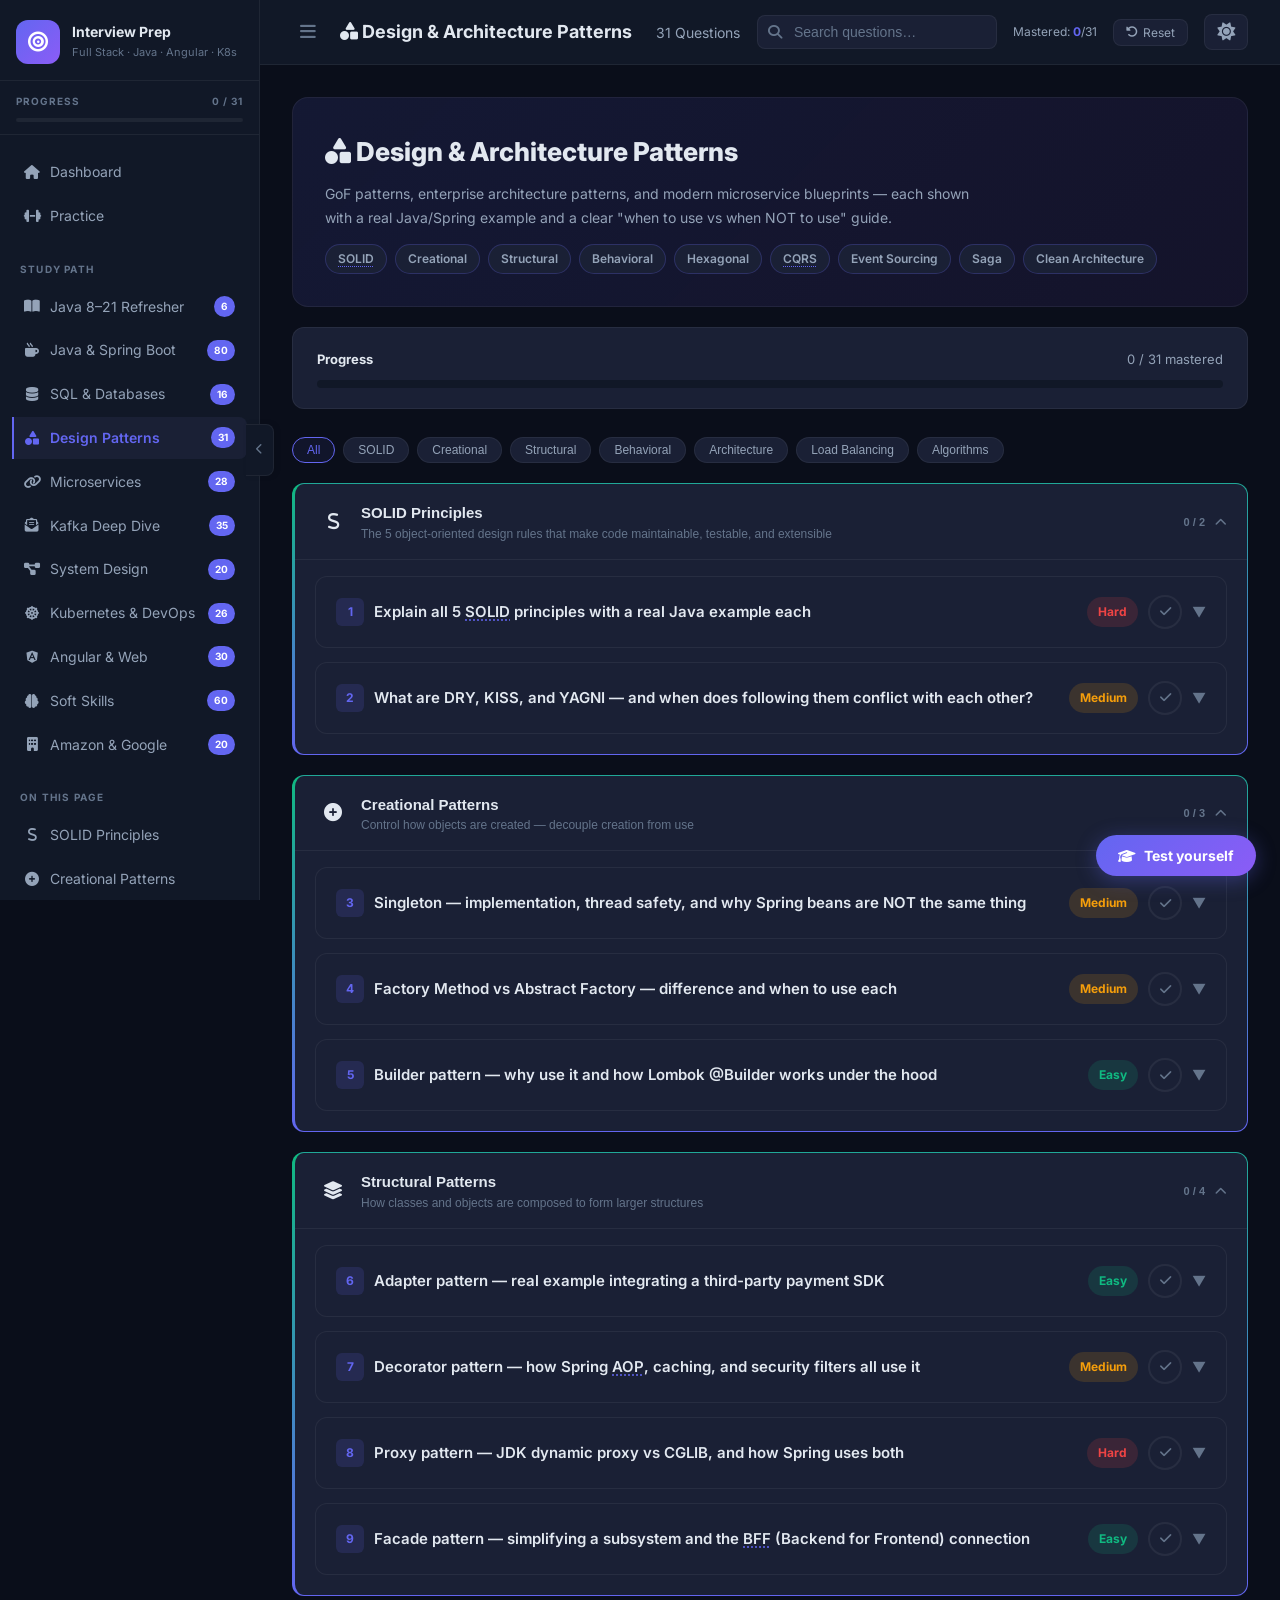
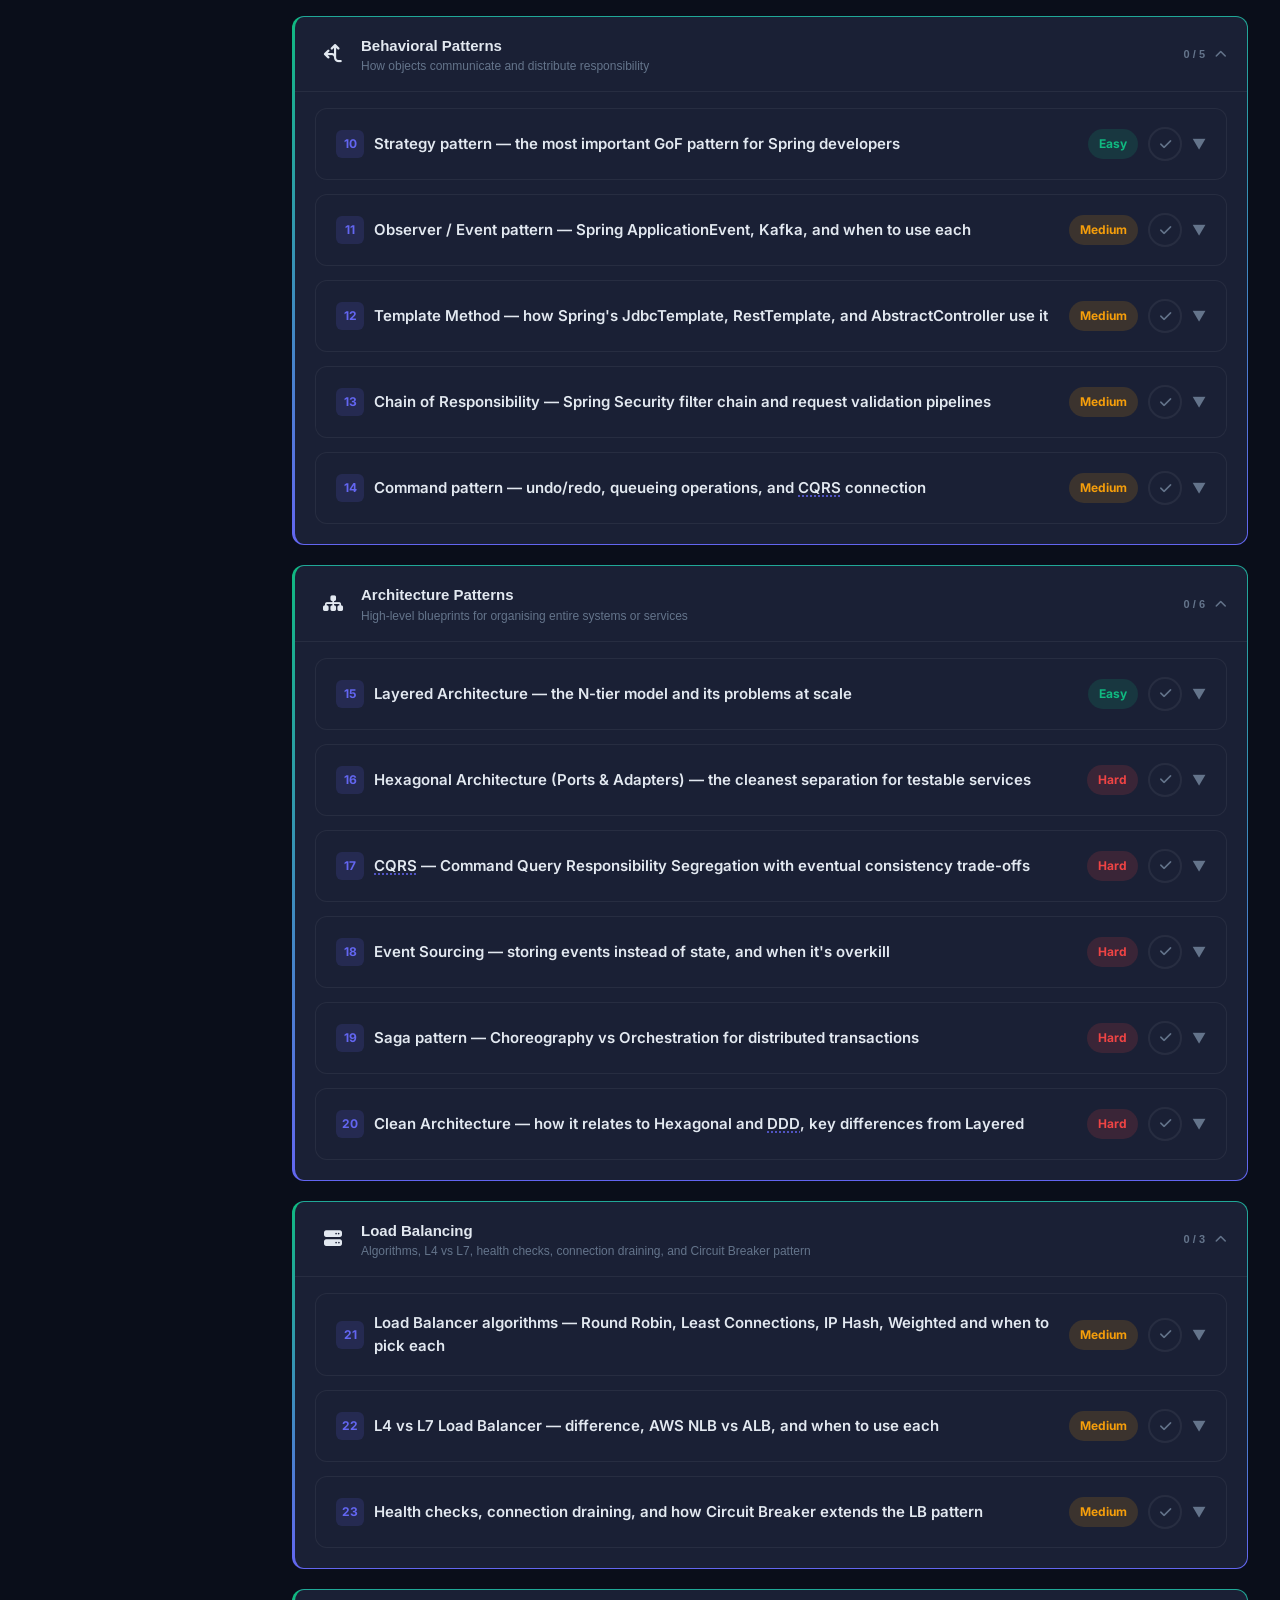
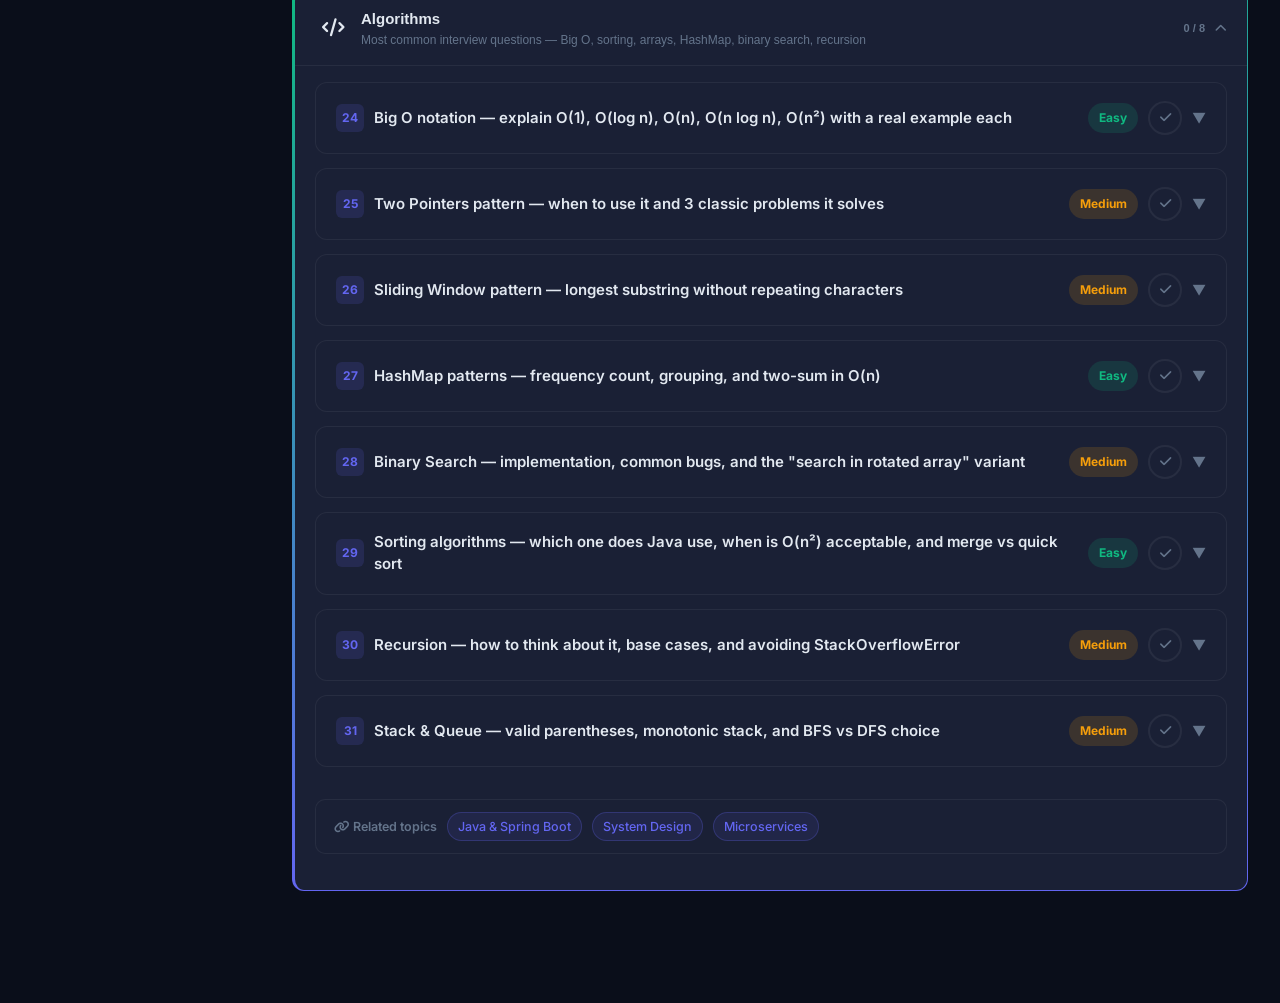
<file: patterns.html>
<!DOCTYPE html>
<html lang="en" data-theme="dark">
<head>
  <meta charset="UTF-8">
  <meta name="viewport" content="width=device-width, initial-scale=1.0">
  <title>Design &amp; Architecture Patterns — Interview Prep</title>
  <link rel="preconnect" href="https://fonts.googleapis.com">
  <link href="https://fonts.googleapis.com/css2?family=Inter:wght@400;500;600;700;800&family=JetBrains+Mono:wght@400;500&display=swap" rel="stylesheet">
  <link rel="stylesheet" href="css/styles.css?v=17">
  <link rel="stylesheet" href="https://cdnjs.cloudflare.com/ajax/libs/font-awesome/6.7.2/css/all.min.css">
</head>
<body>
<div class="layout">

  <!-- ── Sidebar ──────────────────────────────────────────── -->
  <aside class="sidebar"></aside>

  <!-- ── Main ─────────────────────────────────────────────── -->
  <div class="main">
    <div class="topbar">
      <button class="menu-toggle"><i class="fa-solid fa-bars"></i></button>
      <div class="topbar-title"><i class="fa-solid fa-shapes"></i> Design &amp; Architecture Patterns <span><span data-qcount></span> Questions</span></div>
      <div class="search-box">
        <i class="fa-solid fa-magnifying-glass search-icon"></i>
        <input id="searchInput" type="text" placeholder="Search questions…">
      </div>
      <button class="theme-toggle" id="themeToggle" onclick="toggleTheme()"><i class="fa-solid fa-sun"></i></button>
    </div>

    <div class="content">

    <!-- Hero -->
    <div class="page-hero">
      <h1><i class="fa-solid fa-shapes"></i> Design &amp; Architecture Patterns</h1>
      <p>GoF patterns, enterprise architecture patterns, and modern microservice blueprints — each shown with a real Java/Spring example and a clear "when to use vs when NOT to use" guide.</p>
      <div class="hero-chips">
        <span class="hero-chip">SOLID</span>
        <span class="hero-chip">Creational</span>
        <span class="hero-chip">Structural</span>
        <span class="hero-chip">Behavioral</span>
        <span class="hero-chip">Hexagonal</span>
        <span class="hero-chip">CQRS</span>
        <span class="hero-chip">Event Sourcing</span>
        <span class="hero-chip">Saga</span>
        <span class="hero-chip">Clean Architecture</span>
      </div>
    </div>

    <!-- Pillar filter -->
      <div class="progress-wrap">
        <div class="progress-label">
          <strong>Progress</strong>
          <span id="progressLabel"></span>
        </div>
        <div class="progress-bar"><div class="progress-fill" id="progressFill" style="width:0%"></div></div>
      </div>

    <div class="pillar-row">
      <button class="pillar-chip active" data-pillar="">All</button>
      <button class="pillar-chip" data-pillar="solid">SOLID</button>
      <button class="pillar-chip" data-pillar="creational">Creational</button>
      <button class="pillar-chip" data-pillar="structural">Structural</button>
      <button class="pillar-chip" data-pillar="behavioral">Behavioral</button>
      <button class="pillar-chip" data-pillar="arch">Architecture</button>
      <button class="pillar-chip" data-pillar="lb">Load Balancing</button>
      <button class="pillar-chip" data-pillar="algo">Algorithms</button>
    </div>

    <!-- ════════════════════════════════════════════════════ -->
    <!-- SOLID                                               -->
    <!-- ════════════════════════════════════════════════════ -->
    <div class="section-header" id="solid">
      <div class="section-icon chip-danger"><i class="fa-solid fa-s"></i></div>
      <div><h2>SOLID Principles</h2><p>The 5 object-oriented design rules that make code maintainable, testable, and extensible</p></div>
    </div>
    <div class="qa-list">

      <!-- Q1 -->
      <div class="qa-card" data-pillar="solid">
        <div class="qa-question"><div class="qa-num">1</div><div class="qa-question-text">Explain all 5 SOLID principles with a real Java example each</div><span class="qa-difficulty diff-hard">Hard</span><span class="qa-chevron">▼</span></div>
        
          <div class="qa-answer">
            <div class="pat-svg">
              <svg viewBox="0 0 720 215" xmlns="http://www.w3.org/2000/svg" font-family="Inter,sans-serif">
                <defs><marker id="a1" viewBox="0 0 10 10" refX="9" refY="5" markerWidth="6" markerHeight="6" orient="auto"><path d="M0,1 L9,5 L0,9 Z" fill="#6366f1"/></marker></defs>
                <!-- 5 circles connected -->
                <circle cx="72" cy="105" r="65" fill="#1a1535" stroke="#8b5cf6" stroke-width="2"/>
                <text x="72" y="92" text-anchor="middle" fill="#c4b5fd" font-size="24" font-weight="800">S</text>
                <text x="72" y="113" text-anchor="middle" fill="#e2e8f0" font-size="13" font-weight="600">Single</text>
                <text x="72" y="131" text-anchor="middle" fill="#e2e8f0" font-size="13" font-weight="600">Responsibility</text>
                <circle cx="216" cy="105" r="65" fill="#101528" stroke="#6366f1" stroke-width="2"/>
                <text x="216" y="92" text-anchor="middle" fill="#a5b4fc" font-size="24" font-weight="800">O</text>
                <text x="216" y="113" text-anchor="middle" fill="#e2e8f0" font-size="13" font-weight="600">Open /</text>
                <text x="216" y="131" text-anchor="middle" fill="#e2e8f0" font-size="13" font-weight="600">Closed</text>
                <circle cx="360" cy="105" r="65" fill="#0d2618" stroke="#10b981" stroke-width="2"/>
                <text x="360" y="92" text-anchor="middle" fill="#34d399" font-size="24" font-weight="800">L</text>
                <text x="360" y="113" text-anchor="middle" fill="#e2e8f0" font-size="13" font-weight="600">Liskov</text>
                <text x="360" y="131" text-anchor="middle" fill="#e2e8f0" font-size="13" font-weight="600">Substitution</text>
                <circle cx="504" cy="105" r="65" fill="#1a1508" stroke="#f59e0b" stroke-width="2"/>
                <text x="504" y="92" text-anchor="middle" fill="#fcd34d" font-size="24" font-weight="800">I</text>
                <text x="504" y="113" text-anchor="middle" fill="#e2e8f0" font-size="13" font-weight="600">Interface</text>
                <text x="504" y="131" text-anchor="middle" fill="#e2e8f0" font-size="13" font-weight="600">Segregation</text>
                <circle cx="648" cy="105" r="65" fill="#1a0808" stroke="#ef4444" stroke-width="2"/>
                <text x="648" y="92" text-anchor="middle" fill="#fca5a5" font-size="24" font-weight="800">D</text>
                <text x="648" y="113" text-anchor="middle" fill="#e2e8f0" font-size="13" font-weight="600">Dependency</text>
                <text x="648" y="131" text-anchor="middle" fill="#e2e8f0" font-size="13" font-weight="600">Inversion</text>
              </svg>
            </div>

            <p><strong>S — Single Responsibility Principle</strong><br>A class should have only one reason to change. If your <code>OrderService</code> validates, persists, and sends emails — three teams can break it independently.</p>
            <div class="code-block"><div class="code-header"><span class="code-lang">Java</span><button class="copy-btn">Copy</button></div><pre><code><span class="cmt">// ❌ Too many responsibilities</span>
<span class="kw">class</span> <span class="cls">OrderService</span> {
    <span class="kw">void</span> placeOrder(Order o) {
        validate(o);          <span class="cmt">// validation logic</span>
        orderRepo.save(o);    <span class="cmt">// persistence logic</span>
        emailService.send(o); <span class="cmt">// notification logic</span>
    }
}

<span class="cmt">// ✅ Each class owns one concern</span>
<span class="kw">class</span> <span class="cls">OrderValidator</span>   { <span class="kw">void</span> validate(Order o) { ... } }
<span class="kw">class</span> <span class="cls">OrderRepository</span>  { <span class="kw">void</span> save(Order o)     { ... } }
<span class="kw">class</span> <span class="cls">OrderNotifier</span>    { <span class="kw">void</span> notify(Order o)   { ... } }
<span class="kw">class</span> <span class="cls">OrderService</span>     { <span class="cmt">// orchestrates only</span>
    <span class="kw">void</span> placeOrder(Order o) {
        validator.validate(o);
        repo.save(o);
        notifier.notify(o);
    }
}</code></pre></div>

            <p class="mt-14"><strong>O — Open/Closed Principle</strong><br>Open for extension, closed for modification. Add behaviour by adding code, not changing existing code. Strategy and Decorator patterns are the primary tools.</p>
            <div class="code-block"><div class="code-header"><span class="code-lang">Java</span><button class="copy-btn">Copy</button></div><pre><code><span class="cmt">// ❌ Adding a new discount requires editing this class</span>
<span class="kw">class</span> <span class="cls">DiscountCalculator</span> {
    <span class="kw">double</span> calculate(Order o, String type) {
        <span class="kw">if</span> (type.equals("SUMMER")) <span class="kw">return</span> o.total() * 0.9;
        <span class="kw">if</span> (type.equals("VIP"))    <span class="kw">return</span> o.total() * 0.8;
        <span class="kw">return</span> o.total();
    }
}

<span class="cmt">// ✅ Add new discounts without touching existing code</span>
<span class="kw">interface</span> <span class="cls">DiscountStrategy</span> { <span class="kw">double</span> apply(<span class="kw">double</span> total); }
<span class="kw">class</span> <span class="cls">SummerDiscount</span> <span class="kw">implements</span> DiscountStrategy { <span class="kw">public double</span> apply(<span class="kw">double</span> t) { <span class="kw">return</span> t * 0.9; } }
<span class="kw">class</span> <span class="cls">VipDiscount</span>    <span class="kw">implements</span> DiscountStrategy { <span class="kw">public double</span> apply(<span class="kw">double</span> t) { <span class="kw">return</span> t * 0.8; } }
<span class="kw">class</span> <span class="cls">BlackFridayDiscount</span> <span class="kw">implements</span> DiscountStrategy { ... } <span class="cmt">// NEW — zero edits to existing</span></code></pre></div>

            <p class="mt-14"><strong>L — Liskov Substitution Principle</strong><br>A subtype must be usable wherever the parent is used, without surprising the caller. Violated when overriding a method weakens its contract (throws unexpected exceptions, ignores params).</p>
            <div class="code-block"><div class="code-header"><span class="code-lang">Java</span><button class="copy-btn">Copy</button></div><pre><code><span class="cmt">// ❌ Violates LSP — Square constrains Rectangle's contract</span>
<span class="kw">class</span> <span class="cls">Rectangle</span> { <span class="kw">void</span> setWidth(int w); <span class="kw">void</span> setHeight(int h); }
<span class="kw">class</span> <span class="cls">Square</span> <span class="kw">extends</span> Rectangle {
    <span class="kw">void</span> setWidth(int w)  { width = height = w; }  <span class="cmt">// breaks caller's assumption</span>
    <span class="kw">void</span> setHeight(int h) { width = height = h; }  <span class="cmt">// that w and h are independent</span>
}

<span class="cmt">// ✅ Fix: prefer composition or separate type hierarchy</span>
<span class="kw">interface</span> <span class="cls">Shape</span> { <span class="kw">int</span> area(); }
<span class="kw">record</span> <span class="cls">Rectangle</span>(<span class="kw">int</span> w, <span class="kw">int</span> h) <span class="kw">implements</span> Shape { <span class="kw">public int</span> area() { <span class="kw">return</span> w * h; } }
<span class="kw">record</span> <span class="cls">Square</span>(<span class="kw">int</span> side)        <span class="kw">implements</span> Shape { <span class="kw">public int</span> area() { <span class="kw">return</span> side * side; } }</code></pre></div>

            <p class="mt-14"><strong>I — Interface Segregation Principle</strong><br>Clients should not depend on methods they don't use. Fat interfaces force implementors to add stub/throw methods.</p>
            <div class="code-block"><div class="code-header"><span class="code-lang">Java</span><button class="copy-btn">Copy</button></div><pre><code><span class="cmt">// ❌ Fat interface — ReadOnlyRepo is forced to throw on write methods</span>
<span class="kw">interface</span> <span class="cls">OrderRepository</span> {
    Order findById(Long id);
    <span class="kw">void</span> save(Order o);
    <span class="kw">void</span> delete(Long id);
}
<span class="kw">class</span> <span class="cls">ReadOnlyOrderRepo</span> <span class="kw">implements</span> OrderRepository {
    <span class="kw">public void</span> save(Order o)   { <span class="kw">throw new</span> UnsupportedOperationException(); } <span class="cmt">// ❌</span>
    <span class="kw">public void</span> delete(Long id) { <span class="kw">throw new</span> UnsupportedOperationException(); } <span class="cmt">// ❌</span>
}

<span class="cmt">// ✅ Segregated — each client depends only on what it needs</span>
<span class="kw">interface</span> <span class="cls">OrderReader</span>  { Order findById(Long id); }
<span class="kw">interface</span> <span class="cls">OrderWriter</span>  { <span class="kw">void</span> save(Order o); <span class="kw">void</span> delete(Long id); }
<span class="kw">interface</span> <span class="cls">OrderRepository</span> <span class="kw">extends</span> OrderReader, OrderWriter {}</code></pre></div>

            <p class="mt-14"><strong>D — Dependency Inversion Principle</strong><br>High-level modules should depend on abstractions, not concretions. This is the foundation of Spring's IoC container — you inject interfaces, not concrete classes.</p>
            <div class="code-block"><div class="code-header"><span class="code-lang">Java</span><button class="copy-btn">Copy</button></div><pre><code><span class="cmt">// ❌ OrderService hard-codes its dependency on a concrete class</span>
<span class="kw">class</span> <span class="cls">OrderService</span> {
    <span class="kw">private final</span> MySqlOrderRepository repo = <span class="kw">new</span> MySqlOrderRepository(); <span class="cmt">// ❌</span>
}

<span class="cmt">// ✅ Depend on abstraction — Spring injects the concrete implementation</span>
<span class="ann">@Service</span>
<span class="kw">class</span> <span class="cls">OrderService</span> {
    <span class="kw">private final</span> OrderRepository repo;  <span class="cmt">// interface, not concrete class</span>
    OrderService(OrderRepository repo) { this.repo = repo; }
}
<span class="cmt">// Spring wires MySqlOrderRepository (or InMemoryOrderRepository in tests)</span></code></pre></div>
          </div>
        
      </div>

      <!-- Q2 -->
      <div class="qa-card" data-pillar="solid">
        <div class="qa-question"><div class="qa-num">2</div><div class="qa-question-text">What are DRY, KISS, and YAGNI — and when does following them conflict with each other?</div><span class="qa-difficulty diff-medium">Medium</span><span class="qa-chevron">▼</span></div>
        
          <div class="qa-answer">
            <p><strong>DRY — Don't Repeat Yourself:</strong> every piece of knowledge should have a single, authoritative representation. Violations create divergence bugs when one copy is updated and another isn't.</p>
            <p class="mt-8"><strong>KISS — Keep It Simple, Stupid:</strong> prefer the simplest solution that works. Complexity is a cost — it slows reading, testing, and debugging. If a <code>HashMap</code> solves it, don't write a trie.</p>
            <p class="mt-8"><strong>YAGNI — You Aren't Gonna Need It:</strong> don't build features until they're actually required. The cost of unused abstractions compounds as the codebase grows.</p>

            <div class="callout warning mt-12"><span class="callout-icon"></span><div class="callout-body"><strong>The conflict:</strong> DRY pushes you to extract shared abstractions (anti-KISS, anti-YAGNI). Classic trap: two methods look similar → you extract a shared base class → they diverge later → the abstraction fights you.<br><br>
              <strong>Rule of three:</strong> wait until the third duplication before extracting. Two similar things might just be coincidence.</div></div>
            <div class="code-block"><div class="code-header"><span class="code-lang">Java</span><button class="copy-btn">Copy</button></div><pre><code><span class="cmt">// DRY violation — same validation logic in 3 controllers</span>
<span class="kw">if</span> (email == <span class="kw">null</span> || !email.contains(<span class="str">"@"</span>)) <span class="kw">throw</span> ...
<span class="cmt">// Fix: @Email annotation on DTO + @Valid on @RequestBody — one source of truth</span>

<span class="cmt">// YAGNI violation — adding a plugin system "just in case"</span>
<span class="kw">interface</span> <span class="cls">PaymentProviderPlugin</span> { ... }       <span class="cmt">// nobody will write plugins</span>
<span class="kw">class</span> <span class="cls">PluginRegistry</span> { ... }                  <span class="cmt">// you're maintaining this forever</span>
<span class="cmt">// Fix: use a concrete StripePaymentService until a second provider appears</span></code></pre></div>
          </div>
        
      </div>

    </div><!-- /content-area solid -->

    <!-- ════════════════════════════════════════════════════ -->
    <!-- CREATIONAL                                          -->
    <!-- ════════════════════════════════════════════════════ -->
    <div class="section-header" id="creational">
      <div class="section-icon chip-success"><i class="fa-solid fa-circle-plus"></i></div>
      <div><h2>Creational Patterns</h2><p>Control how objects are created — decouple creation from use</p></div>
    </div>
    <div class="qa-list">

      <!-- Q3 Singleton -->
      <div class="qa-card" data-pillar="creational">
        <div class="qa-question"><div class="qa-num">3</div><div class="qa-question-text">Singleton — implementation, thread safety, and why Spring beans are NOT the same thing</div><span class="qa-difficulty diff-medium">Medium</span><span class="qa-chevron">▼</span></div>
        
          <div class="qa-answer">
            <p>Singleton ensures <strong>exactly one instance</strong> of a class exists in the JVM, with a global access point.</p>
            <div class="pat-svg">
              <svg viewBox="0 0 640 142" xmlns="http://www.w3.org/2000/svg" font-family="Inter,sans-serif">
                <defs><marker id="sm" viewBox="0 0 10 10" refX="9" refY="5" markerWidth="6" markerHeight="6" orient="auto"><path d="M0,1 L9,5 L0,9 Z" fill="#475569"/></marker></defs>
                <rect x="200" y="10" width="240" height="100" rx="5" fill="#1e2d45" stroke="#6366f1" stroke-width="1.5"/>
                <rect x="200" y="10" width="240" height="32" rx="5" fill="#243252"/>
                <text x="320" y="32" text-anchor="middle" fill="#e2e8f0" font-size="13" font-weight="700">ConfigService</text>
                <line x1="200" y1="42" x2="440" y2="42" stroke="#2d3f6b"/>
                <text x="212" y="61" fill="#93c5fd" font-size="11" font-family="JetBrains Mono,monospace">- instance: ConfigService</text>
                <line x1="200" y1="72" x2="440" y2="72" stroke="#2d3f6b" stroke-dasharray="3,3"/>
                <text x="212" y="94" fill="#a5b4fc" font-size="11" font-family="JetBrains Mono,monospace">+ getInstance(): ConfigService</text>
                <rect x="10" y="44" width="124" height="32" rx="4" fill="#1a1535" stroke="#8b5cf6" stroke-width="1"/>
                <text x="72" y="64" text-anchor="middle" fill="#e2e8f0" font-size="11">OrderService</text>
                <line x1="134" y1="60" x2="200" y2="60" stroke="#475569" stroke-width="1.5" marker-end="url(#sm)"/>
                <rect x="506" y="44" width="124" height="32" rx="4" fill="#1a1535" stroke="#8b5cf6" stroke-width="1"/>
                <text x="568" y="64" text-anchor="middle" fill="#e2e8f0" font-size="11">PaymentService</text>
                <line x1="506" y1="60" x2="440" y2="60" stroke="#475569" stroke-width="1.5" marker-end="url(#sm)"/>
                <text x="320" y="132" text-anchor="middle" fill="#64748b" font-size="11">both callers call getInstance() and get the same object</text>
              </svg>
            </div>
            <div class="code-block"><div class="code-header"><span class="code-lang">Java</span><button class="copy-btn">Copy</button></div><pre><code><span class="cmt">// Thread-safe — initialization-on-demand holder (best practice)</span>
<span class="kw">public class</span> <span class="cls">ConfigService</span> {
    <span class="kw">private</span> ConfigService() {}   <span class="cmt">// private constructor</span>

    <span class="kw">private static class</span> <span class="cls">Holder</span> {
        <span class="kw">static final</span> ConfigService INSTANCE = <span class="kw">new</span> ConfigService();
    }

    <span class="kw">public static</span> ConfigService getInstance() {
        <span class="kw">return</span> Holder.INSTANCE;  <span class="cmt">// JVM class loading guarantees thread-safety</span>
    }
}</code></pre></div>
            <div class="callout warning"><span class="callout-icon"></span><div class="callout-body"><strong>Spring beans vs Singleton pattern:</strong> Spring's default scope is "singleton per ApplicationContext" — one instance per container, not per JVM. If you create two contexts (e.g. in tests), you get two instances. The classic Singleton pattern enforces <em>one per JVM classloader</em>. In Spring, prefer injecting beans over calling <code>getInstance()</code>.</div></div>
            <div class="callout danger"><span class="callout-icon"></span><div class="callout-body"><strong>When NOT to use:</strong> Singletons with mutable state are a concurrency bug waiting to happen. If the class holds state that changes per-request (e.g. current user), use request-scoped beans or ThreadLocal instead.</div></div>
          </div>
        
      </div>

      <!-- Q4 Factory / Factory Method -->
      <div class="qa-card" data-pillar="creational">
        <div class="qa-question"><div class="qa-num">4</div><div class="qa-question-text">Factory Method vs Abstract Factory — difference and when to use each</div><span class="qa-difficulty diff-medium">Medium</span><span class="qa-chevron">▼</span></div>
        
          <div class="qa-answer">
            <p><strong>Factory Method</strong> defines an interface for creating an object but lets subclasses decide which class to instantiate. One product, one factory method.</p>
            <p><strong>Abstract Factory</strong> creates <em>families</em> of related objects without specifying concrete classes. Multiple products, one factory interface.</p>
            <div class="pat-svg">
              <svg viewBox="0 0 700 214" xmlns="http://www.w3.org/2000/svg" font-family="Inter,sans-serif">
                <defs><marker id="fm" viewBox="0 0 12 12" refX="11" refY="6" markerWidth="8" markerHeight="8" orient="auto"><polygon points="0,0 12,6 0,12" fill="#101528" stroke="#6366f1" stroke-width="1.5"/></marker></defs>
                <text x="165" y="18" text-anchor="middle" fill="#a5b4fc" font-size="12" font-weight="700">Factory Method</text>
                <rect x="85" y="28" width="160" height="68" rx="4" fill="#1a1535" stroke="#8b5cf6" stroke-width="1.5"/>
                <text x="165" y="46" text-anchor="middle" fill="#a5b4fc" font-size="11" font-style="italic">«interface»</text>
                <text x="165" y="63" text-anchor="middle" fill="#e2e8f0" font-size="12" font-weight="600">PaymentFactory</text>
                <text x="165" y="84" text-anchor="middle" fill="#93c5fd" font-size="11" font-family="JetBrains Mono,monospace">create(): Payment</text>
                <rect x="30" y="134" width="120" height="35" rx="4" fill="#1e2d45" stroke="#6366f1" stroke-width="1.5"/>
                <text x="90" y="156" text-anchor="middle" fill="#e2e8f0" font-size="11">StripeFactory</text>
                <rect x="180" y="134" width="120" height="35" rx="4" fill="#1e2d45" stroke="#6366f1" stroke-width="1.5"/>
                <text x="240" y="156" text-anchor="middle" fill="#e2e8f0" font-size="11">PayPalFactory</text>
                <line x1="90" y1="134" x2="140" y2="96" stroke="#6366f1" stroke-width="1.5" stroke-dasharray="5,3" marker-end="url(#fm)"/>
                <line x1="240" y1="134" x2="190" y2="96" stroke="#6366f1" stroke-width="1.5" stroke-dasharray="5,3" marker-end="url(#fm)"/>
                <text x="90" y="190" text-anchor="middle" fill="#64748b" font-size="11">creates StripePayment</text>
                <text x="240" y="190" text-anchor="middle" fill="#64748b" font-size="11">creates PayPalPayment</text>
                <line x1="360" y1="10" x2="360" y2="204" stroke="#334155" stroke-dasharray="4,4"/>
                <text x="530" y="18" text-anchor="middle" fill="#a5b4fc" font-size="12" font-weight="700">Abstract Factory</text>
                <rect x="400" y="28" width="260" height="68" rx="4" fill="#1a1535" stroke="#8b5cf6" stroke-width="1.5"/>
                <text x="530" y="46" text-anchor="middle" fill="#a5b4fc" font-size="11" font-style="italic">«interface» UiFactory</text>
                <text x="530" y="66" text-anchor="middle" fill="#93c5fd" font-size="11" font-family="JetBrains Mono,monospace">createButton(): Button</text>
                <text x="530" y="84" text-anchor="middle" fill="#93c5fd" font-size="11" font-family="JetBrains Mono,monospace">createDialog(): Dialog</text>
                <rect x="395" y="134" width="120" height="50" rx="4" fill="#1e2d45" stroke="#10b981" stroke-width="1.5"/>
                <text x="455" y="155" text-anchor="middle" fill="#e2e8f0" font-size="11">MacUiFactory</text>
                <text x="455" y="173" text-anchor="middle" fill="#64748b" font-size="11">Mac-styled family</text>
                <rect x="545" y="134" width="120" height="50" rx="4" fill="#1e2d45" stroke="#10b981" stroke-width="1.5"/>
                <text x="605" y="155" text-anchor="middle" fill="#e2e8f0" font-size="11">WinUiFactory</text>
                <text x="605" y="173" text-anchor="middle" fill="#64748b" font-size="11">Win-styled family</text>
                <line x1="455" y1="134" x2="505" y2="96" stroke="#6366f1" stroke-width="1.5" stroke-dasharray="5,3" marker-end="url(#fm)"/>
                <line x1="605" y1="134" x2="555" y2="96" stroke="#6366f1" stroke-width="1.5" stroke-dasharray="5,3" marker-end="url(#fm)"/>
              </svg>
            </div>
            <div class="code-block"><div class="code-header"><span class="code-lang">Java</span><button class="copy-btn">Copy</button></div><pre><code><span class="cmt">// Factory Method — Spring @Bean methods are factory methods</span>
<span class="ann">@Bean</span>
<span class="kw">public</span> PaymentGateway paymentGateway(<span class="ann">@Value</span>(<span class="str">"${payment.provider}"</span>) String provider) {
    <span class="kw">return switch</span> (provider) {
        <span class="kw">case</span> <span class="str">"stripe"</span>  -> <span class="kw">new</span> StripeGateway();
        <span class="kw">case</span> <span class="str">"paypal"</span>  -> <span class="kw">new</span> PayPalGateway();
        <span class="kw">default</span>       -> <span class="kw">throw new</span> IllegalArgumentException("Unknown: " + provider);
    };
}

<span class="cmt">// Abstract Factory — creates a family of UI components for a theme</span>
<span class="kw">interface</span> <span class="cls">UiFactory</span> {
    Button createButton();
    Dialog createDialog();
    TextField createTextField();
}
<span class="kw">class</span> <span class="cls">MaterialUiFactory</span> <span class="kw">implements</span> UiFactory { ... }
<span class="kw">class</span> <span class="cls">FluenceUiFactory</span>  <span class="kw">implements</span> UiFactory { ... }</code></pre></div>
            <div class="callout tip"><span class="callout-icon"></span><div class="callout-body"><strong>Interview tip:</strong> Factory Method = one product type, subclasses choose the concrete type. Abstract Factory = multiple product types that must be consistent (a "family"). If someone asks "which do you use more?", say Factory Method — it's everywhere in Spring (<code>@Bean</code>, <code>BeanFactory</code>, <code>FactoryBean</code>).</div></div>
          </div>
        
      </div>

      <!-- Q5 Builder -->
      <div class="qa-card" data-pillar="creational">
        <div class="qa-question"><div class="qa-num">5</div><div class="qa-question-text">Builder pattern — why use it and how Lombok @Builder works under the hood</div><span class="qa-difficulty diff-easy">Easy</span><span class="qa-chevron">▼</span></div>
        
          <div class="qa-answer">
            <p>Builder separates construction of a complex object from its representation. Solves the <strong>telescoping constructor antipattern</strong> — constructors with many parameters become unreadable and error-prone.</p>
            <div class="pat-svg">
              <svg viewBox="0 0 700 146" xmlns="http://www.w3.org/2000/svg" font-family="Inter,sans-serif">
                <defs><marker id="bm" viewBox="0 0 10 10" refX="9" refY="5" markerWidth="6" markerHeight="6" orient="auto"><path d="M0,1 L9,5 L0,9 Z" fill="#475569"/></marker></defs>
                <rect x="4" y="32" width="150" height="90" rx="5" fill="#1e2d45" stroke="#6366f1" stroke-width="1.5"/>
                <text x="79" y="52" text-anchor="middle" fill="#e2e8f0" font-size="12" font-weight="700">Client</text>
                <text x="14" y="74" fill="#93c5fd" font-size="11" font-family="JetBrains Mono,monospace">Order.builder()</text>
                <text x="14" y="92" fill="#93c5fd" font-size="11" font-family="JetBrains Mono,monospace">  .amount(a)</text>
                <text x="14" y="110" fill="#93c5fd" font-size="11" font-family="JetBrains Mono,monospace">  .build()</text>
                <line x1="154" y1="76" x2="204" y2="76" stroke="#475569" stroke-width="1.5" marker-end="url(#bm)"/>
                <rect x="204" y="8" width="220" height="134" rx="5" fill="#1a1535" stroke="#8b5cf6" stroke-width="1.5"/>
                <text x="314" y="28" text-anchor="middle" fill="#e2e8f0" font-size="12" font-weight="700">OrderBuilder</text>
                <line x1="204" y1="38" x2="424" y2="38" stroke="#2d2060"/>
                <text x="314" y="55" text-anchor="middle" fill="#64748b" font-size="11">mutable, used once</text>
                <text x="216" y="76" fill="#a5b4fc" font-size="11" font-family="JetBrains Mono,monospace">customerId(Long): this</text>
                <text x="216" y="94" fill="#a5b4fc" font-size="11" font-family="JetBrains Mono,monospace">status(OrderStatus): this</text>
                <text x="216" y="112" fill="#a5b4fc" font-size="11" font-family="JetBrains Mono,monospace">amount(BigDecimal): this</text>
                <text x="216" y="130" fill="#34d399" font-size="11" font-family="JetBrains Mono,monospace">build(): Order</text>
                <line x1="424" y1="76" x2="474" y2="76" stroke="#475569" stroke-width="1.5" marker-end="url(#bm)"/>
                <rect x="474" y="26" width="222" height="102" rx="5" fill="#0d2618" stroke="#10b981" stroke-width="1.5"/>
                <text x="585" y="46" text-anchor="middle" fill="#e2e8f0" font-size="12" font-weight="700">Order</text>
                <line x1="474" y1="56" x2="696" y2="56" stroke="#103020"/>
                <text x="486" y="76" fill="#93c5fd" font-size="11" font-family="JetBrains Mono,monospace">final Long customerId</text>
                <text x="486" y="94" fill="#93c5fd" font-size="11" font-family="JetBrains Mono,monospace">final BigDecimal amount</text>
                <text x="585" y="114" text-anchor="middle" fill="#64748b" font-size="11">immutable, checked in build()</text>
              </svg>
            </div>
            <div class="code-block"><div class="code-header"><span class="code-lang">Java</span><button class="copy-btn">Copy</button></div><pre><code><span class="cmt">// ❌ Telescoping constructor — which arg is which?</span>
<span class="kw">new</span> Order(1L, "PAID", <span class="kw">null</span>, <span class="kw">true</span>, 99.99, <span class="str">"EUR"</span>, LocalDate.now(), <span class="kw">null</span>);

<span class="cmt">// ✅ Builder — readable, optional fields are obvious</span>
Order order = Order.builder()
    .customerId(1L)
    .status(PAID)
    .amount(BigDecimal.valueOf(99.99))
    .currency(<span class="str">"EUR"</span>)
    .build();

<span class="cmt">// Lombok @Builder generates this at compile time:</span>
<span class="ann">@Builder</span>
<span class="ann">@Data</span>
<span class="kw">class</span> <span class="cls">Order</span> {
    <span class="kw">private</span> Long customerId;
    <span class="kw">private</span> OrderStatus status;
    <span class="kw">private</span> BigDecimal amount;
    <span class="kw">private</span> String currency;
    <span class="cmt">// Lombok generates: static OrderBuilder builder(), one fluent setter per field, build()</span>
}

<span class="cmt">// Validation in build() — use @Builder with compact validation</span>
Order order = Order.builder()
    .amount(amount)
    .build();  <span class="cmt">// add @NonNull on fields → Lombok checks at build() time</span></code></pre></div>
            <div class="callout tip"><span class="callout-icon"></span><div class="callout-body"><strong>In Spring:</strong> <code>ResponseEntity.ok().header(...).body(dto)</code> is the Builder pattern. <code>UriComponentsBuilder</code>, <code>MockMvcRequestBuilders</code> — all Builders. Know it cold.</div></div>
          </div>
        
      </div>

    </div><!-- /content-area creational -->

    <!-- ════════════════════════════════════════════════════ -->
    <!-- STRUCTURAL                                          -->
    <!-- ════════════════════════════════════════════════════ -->
    <div class="section-header" id="structural">
      <div class="section-icon chip-info"><i class="fa-solid fa-layer-group"></i></div>
      <div><h2>Structural Patterns</h2><p>How classes and objects are composed to form larger structures</p></div>
    </div>
    <div class="qa-list">

      <!-- Q6 Adapter -->
      <div class="qa-card" data-pillar="structural">
        <div class="qa-question"><div class="qa-num">6</div><div class="qa-question-text">Adapter pattern — real example integrating a third-party payment SDK</div><span class="qa-difficulty diff-easy">Easy</span><span class="qa-chevron">▼</span></div>
        
          <div class="qa-answer">
            <p>Adapter converts the interface of a class into one the client expects. It lets incompatible interfaces work together — like a power adapter for different socket types.</p>
            <div class="pat-svg">
              <svg viewBox="0 0 860 150" xmlns="http://www.w3.org/2000/svg" font-family="Inter,sans-serif">
                <defs>
                  <marker id="am" viewBox="0 0 10 10" refX="9" refY="5" markerWidth="6" markerHeight="6" orient="auto"><path d="M0,1 L9,5 L0,9 Z" fill="#475569"/></marker>
                  <marker id="ar" viewBox="0 0 12 12" refX="11" refY="6" markerWidth="8" markerHeight="8" orient="auto"><polygon points="0,0 12,6 0,12" fill="#101528" stroke="#6366f1" stroke-width="1.5"/></marker>
                </defs>
                <rect x="4" y="52" width="124" height="40" rx="4" fill="#1e2d45" stroke="#6366f1" stroke-width="1.5"/>
                <text x="66" y="77" text-anchor="middle" fill="#e2e8f0" font-size="12" font-weight="600">OrderService</text>
                <line x1="128" y1="72" x2="184" y2="72" stroke="#475569" stroke-width="1.5" marker-end="url(#am)"/>
                <text x="156" y="64" text-anchor="middle" fill="#64748b" font-size="11">uses</text>
                <rect x="184" y="34" width="196" height="76" rx="4" fill="#1a1535" stroke="#8b5cf6" stroke-width="1.5"/>
                <text x="282" y="54" text-anchor="middle" fill="#a5b4fc" font-size="11" font-style="italic">«interface»</text>
                <text x="282" y="71" text-anchor="middle" fill="#e2e8f0" font-size="12" font-weight="600">PaymentGateway</text>
                <text x="282" y="96" text-anchor="middle" fill="#93c5fd" font-size="11" font-family="JetBrains Mono,monospace">charge(amount, currency)</text>
                <line x1="430" y1="72" x2="380" y2="72" stroke="#6366f1" stroke-width="1.5" stroke-dasharray="5,3" marker-end="url(#ar)"/>
                <rect x="430" y="10" width="214" height="130" rx="4" fill="#0d2618" stroke="#10b981" stroke-width="1.5"/>
                <text x="537" y="30" text-anchor="middle" fill="#34d399" font-size="12" font-weight="600">StripeAdapter</text>
                <text x="537" y="48" text-anchor="middle" fill="#64748b" font-size="11">implements PaymentGateway</text>
                <line x1="430" y1="58" x2="644" y2="58" stroke="#103020" stroke-dasharray="3,3"/>
                <text x="442" y="78" fill="#93c5fd" font-size="11" font-family="JetBrains Mono,monospace">charge(amount, currency) {</text>
                <text x="442" y="96" fill="#94a3b8" font-size="11" font-family="JetBrains Mono,monospace">  stripe.createCharge(</text>
                <text x="442" y="113" fill="#94a3b8" font-size="11" font-family="JetBrains Mono,monospace">    amount * 100, currency);</text>
                <text x="442" y="130" fill="#93c5fd" font-size="11" font-family="JetBrains Mono,monospace">}</text>
                <line x1="644" y1="72" x2="680" y2="72" stroke="#475569" stroke-width="1.5" marker-end="url(#am)"/>
                <rect x="680" y="38" width="176" height="68" rx="4" fill="#1a0808" stroke="#ef4444" stroke-width="1.5"/>
                <text x="768" y="58" text-anchor="middle" fill="#fca5a5" font-size="12" font-weight="600">Stripe SDK</text>
                <text x="768" y="76" text-anchor="middle" fill="#94a3b8" font-size="11">createCharge(cents, curr)</text>
                <text x="768" y="94" text-anchor="middle" fill="#64748b" font-size="11">(incompatible interface)</text>
              </svg>
            </div>
            <div class="code-block"><div class="code-header"><span class="code-lang">Java</span><button class="copy-btn">Copy</button></div><pre><code><span class="cmt">// Target interface — what our code expects</span>
<span class="kw">interface</span> <span class="cls">PaymentGateway</span> {
    PaymentResult charge(BigDecimal amount, String currency);
}

<span class="cmt">// Adaptee — third-party Stripe SDK with different interface</span>
<span class="kw">class</span> <span class="cls">StripeClient</span> {                          <span class="cmt">// we can't modify this</span>
    StripeCharge createCharge(<span class="kw">long</span> amountCents, String currency, String desc) { ... }
}

<span class="cmt">// Adapter — wraps Stripe, speaks our PaymentGateway language</span>
<span class="ann">@Component</span>
<span class="kw">class</span> <span class="cls">StripePaymentAdapter</span> <span class="kw">implements</span> PaymentGateway {
    <span class="kw">private final</span> StripeClient stripe;

    <span class="kw">public</span> PaymentResult charge(BigDecimal amount, String currency) {
        <span class="kw">long</span> cents = amount.multiply(BigDecimal.valueOf(100)).longValue();
        StripeCharge charge = stripe.createCharge(cents, currency, <span class="str">"Order payment"</span>);
        <span class="kw">return new</span> PaymentResult(charge.getId(), charge.getStatus());
    }
}

<span class="cmt">// OrderService never knows it's talking to Stripe</span>
<span class="ann">@Service</span>
<span class="kw">class</span> <span class="cls">OrderService</span> {
    <span class="kw">private final</span> PaymentGateway gateway;  <span class="cmt">// injected — Spring wires StripePaymentAdapter</span>
}</code></pre></div>
          </div>
        
      </div>

      <!-- Q7 Decorator -->
      <div class="qa-card" data-pillar="structural">
        <div class="qa-question"><div class="qa-num">7</div><div class="qa-question-text">Decorator pattern — how Spring AOP, caching, and security filters all use it</div><span class="qa-difficulty diff-medium">Medium</span><span class="qa-chevron">▼</span></div>
        
          <div class="qa-answer">
            <p>Decorator wraps an object to add behaviour without subclassing. It's structurally the same as the wrapped object (implements same interface), so it's transparent to the caller. Decorators can be <strong>stacked</strong> — each adds one concern.</p>
            <div class="pat-svg">
              <svg viewBox="0 0 760 104" xmlns="http://www.w3.org/2000/svg" font-family="Inter,sans-serif">
                <defs><marker id="dm" viewBox="0 0 10 10" refX="9" refY="5" markerWidth="6" markerHeight="6" orient="auto"><path d="M0,1 L9,5 L0,9 Z" fill="#475569"/></marker></defs>
                <rect x="4" y="28" width="76" height="38" rx="4" fill="#1e2d45" stroke="#6366f1" stroke-width="1.5"/>
                <text x="42" y="52" text-anchor="middle" fill="#e2e8f0" font-size="11">Client</text>
                <line x1="80" y1="47" x2="104" y2="47" stroke="#475569" stroke-width="1.5" marker-end="url(#dm)"/>
                <rect x="104" y="18" width="150" height="58" rx="4" fill="#1a1508" stroke="#f59e0b" stroke-width="1.5"/>
                <text x="179" y="38" text-anchor="middle" fill="#fcd34d" font-size="11" font-weight="600">LoggingDecorator</text>
                <text x="179" y="54" text-anchor="middle" fill="#64748b" font-size="11">logs before/after</text>
                <text x="179" y="70" text-anchor="middle" fill="#64748b" font-size="11">then delegates</text>
                <line x1="254" y1="47" x2="278" y2="47" stroke="#475569" stroke-width="1.5" marker-end="url(#dm)"/>
                <rect x="278" y="18" width="160" height="58" rx="4" fill="#1a1535" stroke="#8b5cf6" stroke-width="1.5"/>
                <text x="358" y="38" text-anchor="middle" fill="#a5b4fc" font-size="11" font-weight="600">SecurityDecorator</text>
                <text x="358" y="54" text-anchor="middle" fill="#64748b" font-size="11">checks permissions</text>
                <text x="358" y="70" text-anchor="middle" fill="#64748b" font-size="11">then delegates</text>
                <line x1="438" y1="47" x2="462" y2="47" stroke="#475569" stroke-width="1.5" marker-end="url(#dm)"/>
                <rect x="462" y="18" width="150" height="58" rx="4" fill="#0d2618" stroke="#10b981" stroke-width="1.5"/>
                <text x="537" y="38" text-anchor="middle" fill="#10b981" font-size="11" font-weight="600">CachingDecorator</text>
                <text x="537" y="54" text-anchor="middle" fill="#64748b" font-size="11">returns cached hit</text>
                <text x="537" y="70" text-anchor="middle" fill="#64748b" font-size="11">or delegates</text>
                <line x1="612" y1="47" x2="636" y2="47" stroke="#475569" stroke-width="1.5" marker-end="url(#dm)"/>
                <rect x="636" y="28" width="120" height="38" rx="4" fill="#1a0808" stroke="#ef4444" stroke-width="1.5"/>
                <text x="696" y="52" text-anchor="middle" fill="#e2e8f0" font-size="11">OrderServiceImpl</text>
                <text x="380" y="96" text-anchor="middle" fill="#64748b" font-size="11">every box implements OrderService · each wraps the next · the real work happens last</text>
              </svg>
            </div>
            <div class="code-block"><div class="code-header"><span class="code-lang">Java</span><button class="copy-btn">Copy</button></div><pre><code><span class="cmt">// Spring @Cacheable IS a decorator — it wraps your method at runtime</span>
<span class="ann">@Service</span>
<span class="kw">class</span> <span class="cls">OrderService</span> {
    <span class="ann">@Cacheable</span>(<span class="str">"orders"</span>)           <span class="cmt">// one Spring proxy runs the caching advice ...</span>
    <span class="ann">@PreAuthorize</span>(<span class="str">"hasRole('ADMIN')"</span>) <span class="cmt">// ... and the security advice around the call</span>
    <span class="kw">public</span> Order findById(Long id) { ... }
}

<span class="cmt">// Manual decorator — wrapping OrderRepository with audit logging</span>
<span class="kw">class</span> <span class="cls">AuditingOrderRepository</span> <span class="kw">implements</span> OrderRepository {
    <span class="kw">private final</span> OrderRepository delegate;

    <span class="kw">public</span> Order findById(Long id) {
        log.info(<span class="str">"findById({})"</span>, id);
        Order o = delegate.findById(id);     <span class="cmt">// delegate to real impl</span>
        log.info(<span class="str">"found: {}"</span>, o.getStatus());
        <span class="kw">return</span> o;
    }
}</code></pre></div>
            <div class="callout info"><span class="callout-icon"></span><div class="callout-body"><strong>Decorator vs Inheritance:</strong> Inheritance is static (baked in at compile time). Decorator is dynamic — you compose behaviours at runtime. Java I/O streams are the classic example: <code>new BufferedReader(new InputStreamReader(socket.getInputStream()))</code>.</div></div>
          </div>
        
      </div>

      <!-- Q8 Proxy -->
      <div class="qa-card" data-pillar="structural">
        <div class="qa-question"><div class="qa-num">8</div><div class="qa-question-text">Proxy pattern — JDK dynamic proxy vs CGLIB, and how Spring uses both</div><span class="qa-difficulty diff-hard">Hard</span><span class="qa-chevron">▼</span></div>
        
          <div class="qa-answer">
            <p>Proxy controls access to another object. Spring uses proxies for <code>@Transactional</code>, <code>@Cacheable</code>, <code>@Async</code>, and security annotations — all are proxied at runtime.</p>
            <div class="pat-svg">
              <svg viewBox="0 0 800 190" xmlns="http://www.w3.org/2000/svg" font-family="Inter,sans-serif">
                <defs><marker id="pm" viewBox="0 0 10 10" refX="9" refY="5" markerWidth="6" markerHeight="6" orient="auto"><path d="M0,1 L9,5 L0,9 Z" fill="#475569"/></marker></defs>
                <rect x="4" y="60" width="110" height="44" rx="4" fill="#1e2d45" stroke="#6366f1" stroke-width="1.5"/>
                <text x="59" y="86" text-anchor="middle" fill="#e2e8f0" font-size="11">OrderController</text>
                <line x1="114" y1="82" x2="160" y2="82" stroke="#475569" stroke-width="1.5" marker-end="url(#pm)"/>
                <rect x="160" y="16" width="200" height="132" rx="5" fill="#1a1535" stroke="#8b5cf6" stroke-width="1.5"/>
                <text x="260" y="36" text-anchor="middle" fill="#a5b4fc" font-size="12" font-weight="700">Spring proxy</text>
                <text x="260" y="54" text-anchor="middle" fill="#64748b" font-size="11">JDK: implements OrderService</text>
                <text x="260" y="70" text-anchor="middle" fill="#64748b" font-size="11">CGLIB: subclass of the class</text>
                <line x1="160" y1="80" x2="360" y2="80" stroke="#2d2060" stroke-dasharray="3,3"/>
                <text x="172" y="98" fill="#93c5fd" font-size="11" font-family="JetBrains Mono,monospace">TransactionInterceptor</text>
                <text x="172" y="116" fill="#94a3b8" font-size="11">begin tx → call target →</text>
                <text x="172" y="134" fill="#94a3b8" font-size="11">commit, or roll back</text>
                <line x1="360" y1="82" x2="410" y2="82" stroke="#475569" stroke-width="1.5" marker-end="url(#pm)"/>
                <rect x="410" y="36" width="200" height="92" rx="5" fill="#1e2d45" stroke="#6366f1" stroke-width="1.5"/>
                <text x="510" y="56" text-anchor="middle" fill="#e2e8f0" font-size="12" font-weight="700">OrderServiceImpl</text>
                <line x1="410" y1="66" x2="610" y2="66" stroke="#2d3f6b"/>
                <text x="422" y="86" fill="#93c5fd" font-size="11" font-family="JetBrains Mono,monospace">placeOrder()</text>
                <text x="422" y="112" fill="#93c5fd" font-size="11" font-family="JetBrains Mono,monospace">processBatch()</text>
                <path d="M610,108 Q650,96 612,84" fill="none" stroke="#ef4444" stroke-width="1.5" stroke-dasharray="4,3" marker-end="url(#pm)"/>
                <text x="656" y="90" fill="#ef4444" font-size="11">this.placeOrder()</text>
                <text x="656" y="106" fill="#ef4444" font-size="11">skips the proxy:</text>
                <text x="656" y="122" fill="#ef4444" font-size="11">no transaction</text>
                <text x="400" y="178" text-anchor="middle" fill="#64748b" font-size="11">Spring Boot proxies with CGLIB by default (proxyTargetClass=true), even when the bean has an interface</text>
              </svg>
            </div>
            <table class="use-table">
              <tr><th></th><th>JDK Dynamic Proxy</th><th>CGLIB Proxy</th></tr>
              <tr><td>Works on</td><td>Interfaces only</td><td>Classes (subclass)</td></tr>
              <tr><td>How</td><td><code>java.lang.reflect.Proxy</code></td><td>Bytecode generation at runtime</td></tr>
              <tr><td>Spring uses when</td><td>Bean implements an interface (plain Spring default)</td><td>Concrete class, or <code>proxyTargetClass=true</code> — the Spring Boot default</td></tr>
              <tr><td>Limitation</td><td>Bean must implement interface</td><td>Class cannot be <code>final</code></td></tr>
            </table>
            <div class="code-block"><div class="code-header"><span class="code-lang">Java</span><button class="copy-btn">Copy</button></div><pre><code><span class="cmt">// Spring @Transactional works via proxy — the proxy intercepts the call,</span>
<span class="cmt">// starts a transaction, delegates to your method, commits or rolls back.</span>

<span class="ann">@Service</span>
<span class="kw">class</span> <span class="cls">OrderService</span> {
    <span class="ann">@Transactional</span>
    <span class="kw">public void</span> placeOrder(Order o) {
        repo.save(o);
        inventoryService.reserve(o);  <span class="cmt">// if this throws, transaction rolls back</span>
    }
}

<span class="cmt">// ⚠️ Self-invocation bypasses the proxy — common bug!</span>
<span class="ann">@Service</span>
<span class="kw">class</span> <span class="cls">OrderService</span> {
    <span class="ann">@Transactional</span>
    <span class="kw">public void</span> placeOrder(Order o) { ... }

    <span class="kw">public void</span> processBatch(List&lt;Order&gt; orders) {
        orders.forEach(this::placeOrder);  <span class="cmt">// ❌ calls this directly, not the proxy</span>
        <span class="cmt">// Fix: inject self, or extract to a separate @Service</span>
    }
}</code></pre></div>
          </div>
        
      </div>

      <!-- Q9 Facade -->
      <div class="qa-card" data-pillar="structural">
        <div class="qa-question"><div class="qa-num">9</div><div class="qa-question-text">Facade pattern — simplifying a subsystem and the BFF (Backend for Frontend) connection</div><span class="qa-difficulty diff-easy">Easy</span><span class="qa-chevron">▼</span></div>
        
          <div class="qa-answer">
            <p>Facade provides a <strong>simplified interface</strong> to a complex subsystem. It doesn't add new behaviour — it reduces complexity for the caller. A BFF (Backend for Frontend) is a Facade at the network level.</p>
            <div class="code-block"><div class="code-header"><span class="code-lang">Java</span><button class="copy-btn">Copy</button></div><pre><code><span class="cmt">// Subsystem — 4 services the mobile app would need to orchestrate</span>
<span class="kw">class</span> <span class="cls">OrderCheckoutFacade</span> {
    <span class="kw">private final</span> InventoryService inventory;
    <span class="kw">private final</span> PaymentService payment;
    <span class="kw">private final</span> NotificationService notification;
    <span class="kw">private final</span> OrderRepository orderRepo;

    <span class="cmt">// Mobile app calls ONE method instead of orchestrating 4 services</span>
    <span class="kw">public</span> CheckoutResult checkout(Cart cart, PaymentDetails payment) {
        inventory.reserve(cart.items());
        PaymentResult paid = payment.charge(cart.total());
        Order order = orderRepo.save(Order.from(cart, paid));
        notification.sendConfirmation(order);
        <span class="kw">return</span> CheckoutResult.success(order.getId());
    }
}

<span class="cmt">// BFF pattern — same idea at REST level (Spring API Gateway / separate service)</span>
<span class="ann">@RestController</span>
<span class="kw">class</span> <span class="cls">MobileBffController</span> {
    <span class="ann">@PostMapping</span>(<span class="str">"/checkout"</span>)
    CheckoutResult checkout(<span class="ann">@RequestBody</span> CartDto cart) {
        <span class="kw">return</span> checkoutFacade.checkout(cart);  <span class="cmt">// one call, 4 services behind the scenes</span>
    }
}</code></pre></div>
          </div>
        
      </div>

    </div><!-- /content-area structural -->

    <!-- ════════════════════════════════════════════════════ -->
    <!-- BEHAVIORAL                                          -->
    <!-- ════════════════════════════════════════════════════ -->
    <div class="section-header" id="behavioral">
      <div class="section-icon chip-warning"><i class="fa-solid fa-arrows-split-up-and-left"></i></div>
      <div><h2>Behavioral Patterns</h2><p>How objects communicate and distribute responsibility</p></div>
    </div>
    <div class="qa-list">

      <!-- Q10 Strategy -->
      <div class="qa-card" data-pillar="behavioral">
        <div class="qa-question"><div class="qa-num">10</div><div class="qa-question-text">Strategy pattern — the most important GoF pattern for Spring developers</div><span class="qa-difficulty diff-easy">Easy</span><span class="qa-chevron">▼</span></div>
        
          <div class="qa-answer">
            <p>Strategy defines a family of algorithms, encapsulates each one, and makes them interchangeable. The client picks which strategy to use at runtime — without changing the code that uses it.</p>
            <div class="pat-svg">
              <svg viewBox="0 0 720 176" xmlns="http://www.w3.org/2000/svg" font-family="Inter,sans-serif">
                <defs>
                  <marker id="stm" viewBox="0 0 12 12" refX="11" refY="6" markerWidth="8" markerHeight="8" orient="auto"><polygon points="0,0 12,6 0,12" fill="#101528" stroke="#6366f1" stroke-width="1.5"/></marker>
                  <marker id="sta" viewBox="0 0 10 10" refX="9" refY="5" markerWidth="6" markerHeight="6" orient="auto"><path d="M0,1 L9,5 L0,9 Z" fill="#475569"/></marker>
                </defs>
                <rect x="4" y="52" width="210" height="72" rx="5" fill="#1e2d45" stroke="#6366f1" stroke-width="1.5"/>
                <text x="109" y="74" text-anchor="middle" fill="#e2e8f0" font-size="12" font-weight="700">OrderService</text>
                <text x="109" y="94" text-anchor="middle" fill="#93c5fd" font-size="11" font-family="JetBrains Mono,monospace">DiscountStrategy strategy</text>
                <text x="109" y="112" text-anchor="middle" fill="#64748b" font-size="11">calls strategy.apply(total)</text>
                <line x1="214" y1="88" x2="262" y2="88" stroke="#475569" stroke-width="1.5" marker-end="url(#sta)"/>
                <rect x="262" y="56" width="200" height="64" rx="5" fill="#1a1535" stroke="#8b5cf6" stroke-width="1.5"/>
                <text x="362" y="74" text-anchor="middle" fill="#a5b4fc" font-size="11" font-style="italic">«interface»</text>
                <text x="362" y="90" text-anchor="middle" fill="#e2e8f0" font-size="12" font-weight="600">DiscountStrategy</text>
                <text x="362" y="110" text-anchor="middle" fill="#93c5fd" font-size="11" font-family="JetBrains Mono,monospace">double apply(double total)</text>
                <rect x="540" y="4" width="176" height="48" rx="4" fill="#0d2618" stroke="#10b981" stroke-width="1.5"/>
                <text x="628" y="24" text-anchor="middle" fill="#e2e8f0" font-size="11">SummerDiscount</text>
                <text x="628" y="42" text-anchor="middle" fill="#64748b" font-size="11" font-family="JetBrains Mono,monospace">total * 0.9</text>
                <rect x="540" y="64" width="176" height="48" rx="4" fill="#0d2618" stroke="#10b981" stroke-width="1.5"/>
                <text x="628" y="84" text-anchor="middle" fill="#e2e8f0" font-size="11">VipDiscount</text>
                <text x="628" y="102" text-anchor="middle" fill="#64748b" font-size="11" font-family="JetBrains Mono,monospace">total * 0.8</text>
                <rect x="540" y="124" width="176" height="48" rx="4" fill="#0d2618" stroke="#10b981" stroke-width="1.5"/>
                <text x="628" y="144" text-anchor="middle" fill="#e2e8f0" font-size="11">NoDiscount</text>
                <text x="628" y="162" text-anchor="middle" fill="#64748b" font-size="11" font-family="JetBrains Mono,monospace">total</text>
                <line x1="540" y1="28" x2="462" y2="76" stroke="#6366f1" stroke-width="1.5" stroke-dasharray="5,3" marker-end="url(#stm)"/>
                <line x1="540" y1="88" x2="462" y2="88" stroke="#6366f1" stroke-width="1.5" stroke-dasharray="5,3" marker-end="url(#stm)"/>
                <line x1="540" y1="148" x2="462" y2="100" stroke="#6366f1" stroke-width="1.5" stroke-dasharray="5,3" marker-end="url(#stm)"/>
              </svg>
            </div>
            <div class="code-block"><div class="code-header"><span class="code-lang">Java</span><button class="copy-btn">Copy</button></div><pre><code><span class="cmt">// Strategy interface — in Java 8+ this is just a functional interface</span>
<span class="ann">@FunctionalInterface</span>
<span class="kw">interface</span> <span class="cls">DiscountStrategy</span> { <span class="kw">double</span> apply(<span class="kw">double</span> total); }

<span class="cmt">// Concrete strategies — can also be lambdas</span>
<span class="kw">class</span> <span class="cls">SummerDiscount</span>     <span class="kw">implements</span> DiscountStrategy { <span class="kw">public double</span> apply(<span class="kw">double</span> t) { <span class="kw">return</span> t * .9; } }
<span class="kw">class</span> <span class="cls">VipDiscount</span>        <span class="kw">implements</span> DiscountStrategy { <span class="kw">public double</span> apply(<span class="kw">double</span> t) { <span class="kw">return</span> t * .8; } }
DiscountStrategy noDiscount = total -> total;   <span class="cmt">// lambda IS a strategy</span>

<span class="cmt">// Context — inject strategy, don't hard-code it</span>
<span class="ann">@Service</span>
<span class="kw">class</span> <span class="cls">CheckoutService</span> {
    <span class="kw">public double</span> calculateTotal(Order order, DiscountStrategy strategy) {
        <span class="kw">return</span> strategy.apply(order.subtotal());   <span class="cmt">// decoupled from strategy choice</span>
    }
}

<span class="cmt">// Spring: select strategy at runtime from a map of beans</span>
<span class="ann">@Service</span>
<span class="kw">class</span> <span class="cls">DiscountRouter</span> {
    <span class="kw">private final</span> Map&lt;String, DiscountStrategy&gt; strategies;  <span class="cmt">// injected by Spring</span>

    <span class="kw">public</span> DiscountStrategy select(Customer c) {
        <span class="kw">if</span> (c.isVip()) <span class="kw">return</span> strategies.get(<span class="str">"vipDiscount"</span>);
        <span class="kw">if</span> (isSummer()) <span class="kw">return</span> strategies.get(<span class="str">"summerDiscount"</span>);
        <span class="kw">return</span> strategies.get(<span class="str">"noDiscount"</span>);
    }
}</code></pre></div>
          </div>
        
      </div>

      <!-- Q11 Observer -->
      <div class="qa-card" data-pillar="behavioral">
        <div class="qa-question"><div class="qa-num">11</div><div class="qa-question-text">Observer / Event pattern — Spring ApplicationEvent, Kafka, and when to use each</div><span class="qa-difficulty diff-medium">Medium</span><span class="qa-chevron">▼</span></div>
        
          <div class="qa-answer">
            <p>Observer lets objects subscribe to events from a publisher without the publisher knowing who's listening. Decouples the event source from event handlers.</p>
            <div class="pat-svg">
              <svg viewBox="0 0 760 170" xmlns="http://www.w3.org/2000/svg" font-family="Inter,sans-serif">
                <defs><marker id="om" viewBox="0 0 10 10" refX="9" refY="5" markerWidth="6" markerHeight="6" orient="auto"><path d="M0,1 L9,5 L0,9 Z" fill="#475569"/></marker></defs>
                <rect x="4" y="56" width="150" height="56" rx="5" fill="#1e2d45" stroke="#6366f1" stroke-width="1.5"/>
                <text x="79" y="78" text-anchor="middle" fill="#e2e8f0" font-size="12" font-weight="700">OrderService</text>
                <text x="16" y="98" fill="#93c5fd" font-size="11" font-family="JetBrains Mono,monospace">publishEvent(e)</text>
                <line x1="154" y1="84" x2="204" y2="84" stroke="#475569" stroke-width="1.5" marker-end="url(#om)"/>
                <rect x="204" y="44" width="210" height="80" rx="5" fill="#1a1535" stroke="#8b5cf6" stroke-width="1.5"/>
                <text x="309" y="66" text-anchor="middle" fill="#a5b4fc" font-size="11.5" font-weight="700">ApplicationEventPublisher</text>
                <text x="309" y="86" text-anchor="middle" fill="#64748b" font-size="11">does not know the listeners</text>
                <text x="309" y="104" text-anchor="middle" fill="#64748b" font-size="11">matches them by event type</text>
                <rect x="474" y="4" width="282" height="48" rx="4" fill="#0d2618" stroke="#10b981" stroke-width="1.5"/>
                <text x="486" y="24" fill="#93c5fd" font-size="11" font-family="JetBrains Mono,monospace">@EventListener</text>
                <text x="486" y="42" fill="#64748b" font-size="11">same thread, inside the caller's transaction</text>
                <rect x="474" y="60" width="282" height="48" rx="4" fill="#0d2618" stroke="#10b981" stroke-width="1.5"/>
                <text x="486" y="80" fill="#93c5fd" font-size="11" font-family="JetBrains Mono,monospace">@Async @EventListener</text>
                <text x="486" y="98" fill="#64748b" font-size="11">pool thread, the caller does not wait</text>
                <rect x="474" y="116" width="282" height="48" rx="4" fill="#0d2618" stroke="#10b981" stroke-width="1.5"/>
                <text x="486" y="136" fill="#93c5fd" font-size="11" font-family="JetBrains Mono,monospace">@TransactionalEventListener</text>
                <text x="486" y="154" fill="#64748b" font-size="11">runs after commit (AFTER_COMMIT default)</text>
                <line x1="414" y1="70" x2="474" y2="28" stroke="#475569" stroke-width="1.5" marker-end="url(#om)"/>
                <line x1="414" y1="84" x2="474" y2="84" stroke="#475569" stroke-width="1.5" marker-end="url(#om)"/>
                <line x1="414" y1="98" x2="474" y2="140" stroke="#475569" stroke-width="1.5" marker-end="url(#om)"/>
              </svg>
            </div>
            <div class="code-block"><div class="code-header"><span class="code-lang">Java</span><button class="copy-btn">Copy</button></div><pre><code><span class="cmt">// Spring in-process events — same JVM, synchronous by default</span>
<span class="cmt">// Since Spring 4.2 any object can be an event — no need to extend ApplicationEvent</span>
<span class="kw">record</span> <span class="cls">OrderPlacedEvent</span>(Long orderId, String customerEmail) {}

<span class="cmt">// Publisher — doesn't know who's listening</span>
<span class="ann">@Service</span>
<span class="kw">class</span> <span class="cls">OrderService</span> {
    <span class="kw">private final</span> ApplicationEventPublisher events;

    <span class="kw">public</span> Order place(Order order) {
        repo.save(order);
        events.publishEvent(<span class="kw">new</span> OrderPlacedEvent(order.getId(), order.getEmail()));
        <span class="kw">return</span> order;
    }
}

<span class="cmt">// Subscribers — independently handle the event</span>
<span class="ann">@EventListener</span>
<span class="kw">public void</span> sendConfirmation(OrderPlacedEvent e) { emailService.send(e.customerEmail()); }

<span class="ann">@EventListener</span>
<span class="ann">@Async</span>   <span class="cmt">// run in separate thread pool</span>
<span class="kw">public void</span> updateInventory(OrderPlacedEvent e) { inventoryService.reserve(e.orderId()); }</code></pre></div>
            <table class="use-table mt-12">
              <tr><th>When to use</th><th>Spring ApplicationEvent</th><th>Kafka / RabbitMQ</th></tr>
              <tr><td>Scope</td><td>Same JVM / single service</td><td>Cross-service / microservices</td></tr>
              <tr><td>Durability</td><td>Lost on restart</td><td>Persisted (configurable retention)</td></tr>
              <tr><td>Ordering</td><td>Synchronous by default</td><td>Per-partition ordering (Kafka)</td></tr>
              <tr><td>Setup</td><td>Zero infra</td><td>Broker required</td></tr>
            </table>
          </div>
        
      </div>

      <!-- Q12 Template Method -->
      <div class="qa-card" data-pillar="behavioral">
        <div class="qa-question"><div class="qa-num">12</div><div class="qa-question-text">Template Method — how Spring's JdbcTemplate, RestTemplate, and AbstractController use it</div><span class="qa-difficulty diff-medium">Medium</span><span class="qa-chevron">▼</span></div>
        
          <div class="qa-answer">
            <p>Template Method defines the <strong>skeleton of an algorithm</strong> in a base class, letting subclasses override specific steps without changing the overall structure. The base class calls the hook methods — subclasses fill them in.</p>
            <div class="code-block"><div class="code-header"><span class="code-lang">Java</span><button class="copy-btn">Copy</button></div><pre><code><span class="cmt">// Base class defines the algorithm skeleton</span>
<span class="kw">abstract class</span> <span class="cls">DataExporter</span> {
    <span class="cmt">// Template method — the algorithm skeleton</span>
    <span class="kw">public final void</span> export(List&lt;Order&gt; orders) {
        List&lt;String&gt; rows = formatRows(orders);   <span class="cmt">// hook — subclass defines</span>
        String header    = buildHeader();           <span class="cmt">// hook — subclass defines</span>
        writeOutput(header, rows);                  <span class="cmt">// hook — subclass defines</span>
    }

    <span class="kw">protected abstract</span> List&lt;String&gt; formatRows(List&lt;Order&gt; orders);
    <span class="kw">protected abstract</span> String buildHeader();
    <span class="kw">protected abstract void</span> writeOutput(String header, List&lt;String&gt; rows);
}

<span class="kw">class</span> <span class="cls">CsvExporter</span>  <span class="kw">extends</span> DataExporter { <span class="cmt">// fills in CSV-specific steps</span>
    <span class="kw">protected</span> List&lt;String&gt; formatRows(List&lt;Order&gt; o) { <span class="kw">return</span> o.stream().map(Order::toCsv).toList(); }
    <span class="kw">protected</span> String buildHeader() { <span class="kw">return</span> <span class="str">"id,status,total"</span>; }
    <span class="kw">protected void</span> writeOutput(String h, List&lt;String&gt; rows) { Files.writeString(csvPath, h + <span class="str">"\n"</span> + String.join(<span class="str">"\n"</span>, rows)); }
}

<span class="cmt">// Spring JdbcTemplate is a Template Method — you supply only the SQL and RowMapper</span>
List&lt;Order&gt; orders = jdbcTemplate.query(
    <span class="str">"SELECT * FROM orders WHERE status = ?"</span>,
    (rs, i) -> new Order(rs.getLong("id"), rs.getString("status")),  <span class="cmt">// hook</span>
    <span class="str">"PAID"</span>
);
<span class="cmt">// JdbcTemplate handles: connection, statement, result iteration, exception translation</span></code></pre></div>
          </div>
        
      </div>

      <!-- Q13 Chain of Responsibility -->
      <div class="qa-card" data-pillar="behavioral">
        <div class="qa-question"><div class="qa-num">13</div><div class="qa-question-text">Chain of Responsibility — Spring Security filter chain and request validation pipelines</div><span class="qa-difficulty diff-medium">Medium</span><span class="qa-chevron">▼</span></div>
        
          <div class="qa-answer">
            <p>Chain of Responsibility passes a request along a chain of handlers. Each handler decides to process it, pass it on, or stop the chain. Spring Security's filter chain is the prime real-world example.</p>
            <div class="pat-svg">
              <svg viewBox="0 0 730 140" xmlns="http://www.w3.org/2000/svg" font-family="Inter,sans-serif">
                <defs><marker id="chm" viewBox="0 0 10 10" refX="9" refY="5" markerWidth="6" markerHeight="6" orient="auto"><path d="M0,1 L9,5 L0,9 Z" fill="#475569"/></marker></defs>
                <rect x="4" y="40" width="90" height="40" rx="4" fill="#1e2d45" stroke="#6366f1" stroke-width="1.5"/>
                <text x="49" y="64" text-anchor="middle" fill="#e2e8f0" font-size="12" font-weight="600">Order</text>
                <line x1="94" y1="60" x2="130" y2="60" stroke="#475569" stroke-width="1.5" marker-end="url(#chm)"/>
                <rect x="130" y="30" width="170" height="60" rx="5" fill="#1a1535" stroke="#8b5cf6" stroke-width="1.5"/>
                <text x="215" y="54" text-anchor="middle" fill="#a5b4fc" font-size="11.5" font-weight="700">StockCheckHandler</text>
                <text x="215" y="74" text-anchor="middle" fill="#64748b" font-size="11">ok → passToNext()</text>
                <line x1="300" y1="60" x2="340" y2="60" stroke="#475569" stroke-width="1.5" marker-end="url(#chm)"/>
                <rect x="340" y="30" width="170" height="60" rx="5" fill="#1a1535" stroke="#8b5cf6" stroke-width="1.5"/>
                <text x="425" y="54" text-anchor="middle" fill="#a5b4fc" font-size="11.5" font-weight="700">FraudCheckHandler</text>
                <text x="425" y="74" text-anchor="middle" fill="#64748b" font-size="11">ok → passToNext()</text>
                <line x1="510" y1="60" x2="550" y2="60" stroke="#475569" stroke-width="1.5" marker-end="url(#chm)"/>
                <rect x="550" y="30" width="170" height="60" rx="5" fill="#0d2618" stroke="#10b981" stroke-width="1.5"/>
                <text x="635" y="54" text-anchor="middle" fill="#34d399" font-size="11.5" font-weight="700">next handler …</text>
                <text x="635" y="74" text-anchor="middle" fill="#64748b" font-size="11">or end of chain</text>
                <line x1="215" y1="90" x2="215" y2="112" stroke="#ef4444" stroke-width="1.5" marker-end="url(#chm)"/>
                <text x="215" y="130" text-anchor="middle" fill="#ef4444" font-size="11">out of stock: throw, chain stops</text>
                <line x1="425" y1="90" x2="425" y2="112" stroke="#ef4444" stroke-width="1.5" marker-end="url(#chm)"/>
                <text x="425" y="130" text-anchor="middle" fill="#ef4444" font-size="11">risky: throw, chain stops</text>
              </svg>
            </div>
            <div class="code-block"><div class="code-header"><span class="code-lang">Java</span><button class="copy-btn">Copy</button></div><pre><code><span class="cmt">// Generic handler interface</span>
<span class="kw">interface</span> <span class="cls">OrderHandler</span> {
    <span class="kw">void</span> setNext(OrderHandler next);
    <span class="kw">void</span> handle(Order order);
}

<span class="kw">abstract class</span> <span class="cls">BaseOrderHandler</span> <span class="kw">implements</span> OrderHandler {
    <span class="kw">private</span> OrderHandler next;
    <span class="kw">public void</span> setNext(OrderHandler h) { this.next = h; }
    <span class="kw">protected void</span> passToNext(Order o) { <span class="kw">if</span> (next != <span class="kw">null</span>) next.handle(o); }
}

<span class="kw">class</span> <span class="cls">StockCheckHandler</span> <span class="kw">extends</span> BaseOrderHandler {
    <span class="kw">public void</span> handle(Order o) {
        <span class="kw">if</span> (!stock.available(o)) <span class="kw">throw new</span> OutOfStockException();
        passToNext(o);  <span class="cmt">// all good — pass along the chain</span>
    }
}

<span class="kw">class</span> <span class="cls">FraudCheckHandler</span> <span class="kw">extends</span> BaseOrderHandler {
    <span class="kw">public void</span> handle(Order o) {
        <span class="kw">if</span> (fraud.isRisky(o)) <span class="kw">throw new</span> FraudSuspectedException();
        passToNext(o);
    }
}

<span class="cmt">// Build the chain</span>
StockCheckHandler stock = <span class="kw">new</span> StockCheckHandler();
FraudCheckHandler fraud = <span class="kw">new</span> FraudCheckHandler();
stock.setNext(fraud);
stock.handle(order);  <span class="cmt">// enters at head, flows through</span>

<span class="cmt">// Spring Security: filters are Chain of Responsibility — each calls chain.doFilter()</span>
<span class="ann">@Component</span>
<span class="kw">class</span> <span class="cls">JwtAuthFilter</span> <span class="kw">extends</span> OncePerRequestFilter {
    <span class="kw">protected void</span> doFilterInternal(HttpServletRequest req, HttpServletResponse res, FilterChain chain)
            <span class="kw">throws</span> IOException, ServletException {
        String token = extractToken(req);
        <span class="kw">if</span> (tokenValidator.isValid(token)) {
            SecurityContextHolder.getContext().setAuthentication(buildAuth(token));
        }
        chain.doFilter(req, res);  <span class="cmt">// pass to next filter in chain</span>
    }
}</code></pre></div>
          </div>
        
      </div>

      <!-- Q14 Command -->
      <div class="qa-card" data-pillar="behavioral">
        <div class="qa-question"><div class="qa-num">14</div><div class="qa-question-text">Command pattern — undo/redo, queueing operations, and CQRS connection</div><span class="qa-difficulty diff-medium">Medium</span><span class="qa-chevron">▼</span></div>
        
          <div class="qa-answer">
            <p>Command encapsulates an action as an object. Benefits: decouple sender from receiver, queue/log commands, implement undo/redo, retry failed operations.</p>
            <div class="code-block"><div class="code-header"><span class="code-lang">Java</span><button class="copy-btn">Copy</button></div><pre><code><span class="kw">interface</span> <span class="cls">Command</span> { <span class="kw">void</span> execute(); <span class="kw">void</span> undo(); }

<span class="kw">record</span> <span class="cls">PlaceOrderCommand</span>(Order order, OrderRepository repo) <span class="kw">implements</span> Command {
    <span class="kw">public void</span> execute() { repo.save(order); }
    <span class="kw">public void</span> undo()    { repo.delete(order.getId()); }
}

<span class="cmt">// Command queue — process asynchronously, supports retry</span>
<span class="kw">class</span> <span class="cls">CommandBus</span> {
    <span class="kw">private final</span> Queue&lt;Command&gt; queue = <span class="kw">new</span> LinkedList&lt;&gt;();
    <span class="kw">private final</span> Deque&lt;Command&gt; history = <span class="kw">new</span> ArrayDeque&lt;&gt;();

    <span class="kw">public void</span> dispatch(Command cmd) {
        cmd.execute();
        history.push(cmd);
    }

    <span class="kw">public void</span> undoLast() {
        <span class="kw">if</span> (!history.isEmpty()) history.pop().undo();
    }
}

<span class="cmt">// CQRS: write side commands are the Command pattern at architecture scale</span>
<span class="cmt">// PlaceOrderCommand → CommandHandler → aggregate root → domain events</span></code></pre></div>
          </div>
        
      </div>

    </div><!-- /content-area behavioral -->

    <!-- ════════════════════════════════════════════════════ -->
    <!-- ARCHITECTURE PATTERNS                               -->
    <!-- ════════════════════════════════════════════════════ -->
    <div class="section-header" id="arch">
      <div class="section-icon chip-purple"><i class="fa-solid fa-sitemap"></i></div>
      <div><h2>Architecture Patterns</h2><p>High-level blueprints for organising entire systems or services</p></div>
    </div>
    <div class="qa-list">

      <!-- Q15 Layered -->
      <div class="qa-card" data-pillar="arch">
        <div class="qa-question"><div class="qa-num">15</div><div class="qa-question-text">Layered Architecture — the N-tier model and its problems at scale</div><span class="qa-difficulty diff-easy">Easy</span><span class="qa-chevron">▼</span></div>
        
          <div class="qa-answer">
            <div class="pat-svg">
              <svg viewBox="0 0 600 220" xmlns="http://www.w3.org/2000/svg" font-family="Inter,sans-serif">
                <defs><marker id="la" viewBox="0 0 10 10" refX="9" refY="5" markerWidth="6" markerHeight="6" orient="auto"><path d="M0,1 L9,5 L0,9 Z" fill="#475569"/></marker></defs>
                <rect x="100" y="4" width="400" height="44" rx="5" fill="#1e2d45" stroke="#3b82f6" stroke-width="2"/>
                <text x="300" y="20" text-anchor="middle" fill="#93c5fd" font-size="11" font-weight="600">Presentation Layer (Controller)</text>
                <text x="300" y="38" text-anchor="middle" fill="#64748b" font-size="11">@RestController — HTTP in, DTO out — no business logic</text>
                <line x1="300" y1="48" x2="300" y2="62" stroke="#475569" stroke-width="1.5" marker-end="url(#la)"/>
                <rect x="100" y="62" width="400" height="44" rx="5" fill="#0d2618" stroke="#10b981" stroke-width="2"/>
                <text x="300" y="78" text-anchor="middle" fill="#34d399" font-size="11" font-weight="600">Service Layer (Business Logic)</text>
                <text x="300" y="96" text-anchor="middle" fill="#64748b" font-size="11">@Service — transactions, validation, orchestration</text>
                <line x1="300" y1="106" x2="300" y2="120" stroke="#475569" stroke-width="1.5" marker-end="url(#la)"/>
                <rect x="100" y="120" width="400" height="44" rx="5" fill="#1a1535" stroke="#8b5cf6" stroke-width="2"/>
                <text x="300" y="136" text-anchor="middle" fill="#a5b4fc" font-size="11" font-weight="600">Repository Layer (Data Access)</text>
                <text x="300" y="154" text-anchor="middle" fill="#64748b" font-size="11">@Repository — JPA, JDBC, external API calls</text>
                <line x1="300" y1="164" x2="300" y2="178" stroke="#475569" stroke-width="1.5" marker-end="url(#la)"/>
                <rect x="100" y="178" width="400" height="38" rx="5" fill="#1a0808" stroke="#ef4444" stroke-width="2"/>
                <text x="300" y="194" text-anchor="middle" fill="#fca5a5" font-size="11" font-weight="600">Infrastructure (Database / External APIs)</text>
                <text x="300" y="210" text-anchor="middle" fill="#64748b" font-size="11">PostgreSQL, Redis, Kafka, S3 …</text>
              </svg>
            </div>
            <p><strong>Rule:</strong> each layer only depends on the layer directly below it. A Controller must not call a Repository directly.</p>
            <div class="callout warning"><span class="callout-icon"></span><div class="callout-body"><strong>Problems at scale:</strong> Layered architecture becomes a <em>distributed monolith</em> in microservices if teams share the same database layer. Also, "anemic domain model" — all logic ends up in the service layer, entities are just data bags. Fix with Domain-Driven Design and Hexagonal Architecture.</div></div>
          </div>
        
      </div>

      <!-- Q16 Hexagonal -->
      <div class="qa-card" data-pillar="arch">
        <div class="qa-question"><div class="qa-num">16</div><div class="qa-question-text">Hexagonal Architecture (Ports &amp; Adapters) — the cleanest separation for testable services</div><span class="qa-difficulty diff-hard">Hard</span><span class="qa-chevron">▼</span></div>
        
          <div class="qa-answer">
            <p>The application core (domain + use cases) is completely isolated from infrastructure. It exposes <strong>ports</strong> (interfaces) and the outside world connects via <strong>adapters</strong>. Inverting dependencies means your core never imports Spring, JPA, or any framework.</p>
            <div class="pat-svg">
              <svg viewBox="0 0 660 260" xmlns="http://www.w3.org/2000/svg" font-family="Inter,sans-serif">
                <!-- Hexagon approximation — center box -->
                <rect x="190" y="60" width="280" height="140" rx="12" fill="#0d2618" stroke="#10b981" stroke-width="2.5"/>
                <text x="330" y="92" text-anchor="middle" fill="#34d399" font-size="13" font-weight="700">Application Core</text>
                <line x1="190" y1="102" x2="470" y2="102" stroke="#103020"/>
                <text x="330" y="122" text-anchor="middle" fill="#93c5fd" font-size="11.5" font-family="JetBrains Mono,monospace">Domain Entities</text>
                <text x="330" y="140" text-anchor="middle" fill="#93c5fd" font-size="11.5" font-family="JetBrains Mono,monospace">Use Cases (Services)</text>
                <text x="330" y="158" text-anchor="middle" fill="#a5b4fc" font-size="11" font-family="JetBrains Mono,monospace">Ports (Interfaces)</text>
                <text x="330" y="176" text-anchor="middle" fill="#64748b" font-size="11">No framework imports here</text>
                <!-- Left adapters (driving) -->
                <rect x="4" y="30" width="140" height="40" rx="4" fill="#1e2d45" stroke="#3b82f6" stroke-width="1.5"/>
                <text x="74" y="55" text-anchor="middle" fill="#93c5fd" font-size="11">REST Controller</text>
                <rect x="4" y="90" width="140" height="40" rx="4" fill="#1e2d45" stroke="#3b82f6" stroke-width="1.5"/>
                <text x="74" y="115" text-anchor="middle" fill="#93c5fd" font-size="11">Kafka Consumer</text>
                <rect x="4" y="150" width="140" height="40" rx="4" fill="#1e2d45" stroke="#3b82f6" stroke-width="1.5"/>
                <text x="74" y="175" text-anchor="middle" fill="#93c5fd" font-size="11">gRPC Endpoint</text>
                <!-- Left arrows -->
                <line x1="144" y1="50" x2="190" y2="110" stroke="#3b82f6" stroke-width="1.5" marker-end="url(#la)"/>
                <line x1="144" y1="110" x2="190" y2="130" stroke="#3b82f6" stroke-width="1.5" marker-end="url(#la)"/>
                <line x1="144" y1="170" x2="190" y2="150" stroke="#3b82f6" stroke-width="1.5" marker-end="url(#la)"/>
                <text x="74" y="20" text-anchor="middle" fill="#3b82f6" font-size="11" font-weight="600">Driving Adapters</text>
                <!-- Right adapters (driven) -->
                <rect x="516" y="30" width="140" height="40" rx="4" fill="#1a1535" stroke="#8b5cf6" stroke-width="1.5"/>
                <text x="586" y="55" text-anchor="middle" fill="#a5b4fc" font-size="11">JPA Repository</text>
                <rect x="516" y="90" width="140" height="40" rx="4" fill="#1a1535" stroke="#8b5cf6" stroke-width="1.5"/>
                <text x="586" y="115" text-anchor="middle" fill="#a5b4fc" font-size="11">Kafka Producer</text>
                <rect x="516" y="150" width="140" height="40" rx="4" fill="#1a1535" stroke="#8b5cf6" stroke-width="1.5"/>
                <text x="586" y="175" text-anchor="middle" fill="#a5b4fc" font-size="11">Stripe Adapter</text>
                <!-- Right arrows -->
                <line x1="470" y1="110" x2="516" y2="50" stroke="#8b5cf6" stroke-width="1.5" marker-end="url(#la)"/>
                <line x1="470" y1="130" x2="516" y2="110" stroke="#8b5cf6" stroke-width="1.5" marker-end="url(#la)"/>
                <line x1="470" y1="150" x2="516" y2="170" stroke="#8b5cf6" stroke-width="1.5" marker-end="url(#la)"/>
                <text x="586" y="20" text-anchor="middle" fill="#8b5cf6" font-size="11" font-weight="600">Driven Adapters</text>
                <!-- Test note -->
                <rect x="4" y="220" width="652" height="36" rx="4" fill="#0a1525" stroke="#334155"/>
                <text x="330" y="244" text-anchor="middle" fill="#64748b" font-size="11">Testing: core is tested with fake/in-memory adapters — no Spring context, no database needed</text>
              </svg>
            </div>
            <div class="code-block"><div class="code-header"><span class="code-lang">Java</span><button class="copy-btn">Copy</button></div><pre><code><span class="cmt">// Port — defined in the core, no infrastructure dependency</span>
<span class="kw">interface</span> <span class="cls">OrderRepository</span> {   <span class="cmt">// lives in domain layer</span>
    Order save(Order order);
    Optional&lt;Order&gt; findById(Long id);
}

<span class="cmt">// Driven adapter — lives in infrastructure layer, implements the port</span>
<span class="ann">@Repository</span>
<span class="kw">class</span> <span class="cls">JpaOrderRepository</span> <span class="kw">implements</span> OrderRepository {
    <span class="kw">private final</span> JpaOrderJpaRepo jpaRepo;  <span class="cmt">// Spring Data JPA — kept in infra only</span>
    <span class="kw">public</span> Order save(Order o) { <span class="kw">return</span> jpaRepo.save(OrderEntity.from(o)).toDomain(); }
}

<span class="cmt">// Use case (core service) — depends only on the port, never on JPA</span>
<span class="kw">class</span> <span class="cls">PlaceOrderUseCase</span> {
    <span class="kw">private final</span> OrderRepository repo;   <span class="cmt">// interface injection — core unaware of JPA</span>
    Order execute(PlaceOrderCommand cmd) {
        Order order = Order.create(cmd);
        <span class="kw">return</span> repo.save(order);
    }
}

<span class="cmt">// In tests — swap the adapter for an in-memory fake</span>
<span class="kw">var</span> useCase = <span class="kw">new</span> PlaceOrderUseCase(<span class="kw">new</span> InMemoryOrderRepository());  <span class="cmt">// zero Spring context</span></code></pre></div>
          </div>
        
      </div>

      <!-- Q17 CQRS -->
      <div class="qa-card" data-pillar="arch">
        <div class="qa-question"><div class="qa-num">17</div><div class="qa-question-text">CQRS — Command Query Responsibility Segregation with eventual consistency trade-offs</div><span class="qa-difficulty diff-hard">Hard</span><span class="qa-chevron">▼</span></div>
        
          <div class="qa-answer">
            <p>CQRS separates read (Query) and write (Command) models. Commands mutate state, Queries read it — from separate models, often separate datastores. Enables independent scaling and optimised read models.</p>
            <div class="pat-svg">
              <svg viewBox="0 0 720 210" xmlns="http://www.w3.org/2000/svg" font-family="Inter,sans-serif">
                <defs><marker id="ca" viewBox="0 0 10 10" refX="9" refY="5" markerWidth="6" markerHeight="6" orient="auto"><path d="M0,1 L9,5 L0,9 Z" fill="#475569"/></marker></defs>
                <rect x="4" y="85" width="104" height="40" rx="4" fill="#1e2d45" stroke="#6366f1" stroke-width="1.5"/>
                <text x="56" y="110" text-anchor="middle" fill="#e2e8f0" font-size="11.5">API Gateway</text>
                <rect x="160" y="4" width="160" height="84" rx="5" fill="#1a0808" stroke="#ef4444" stroke-width="1.5"/>
                <text x="240" y="24" text-anchor="middle" fill="#ef4444" font-size="11.5" font-weight="700">WRITE side</text>
                <text x="240" y="44" text-anchor="middle" fill="#94a3b8" font-size="11" font-family="JetBrains Mono,monospace">CommandHandler</text>
                <text x="240" y="62" text-anchor="middle" fill="#64748b" font-size="11">validates + saves</text>
                <text x="240" y="79" text-anchor="middle" fill="#64748b" font-size="11">to Write DB</text>
                <rect x="160" y="122" width="160" height="84" rx="5" fill="#0d2618" stroke="#10b981" stroke-width="1.5"/>
                <text x="240" y="142" text-anchor="middle" fill="#10b981" font-size="11.5" font-weight="700">READ side</text>
                <text x="240" y="162" text-anchor="middle" fill="#94a3b8" font-size="11" font-family="JetBrains Mono,monospace">QueryHandler</text>
                <text x="240" y="180" text-anchor="middle" fill="#64748b" font-size="11">reads from</text>
                <text x="240" y="197" text-anchor="middle" fill="#64748b" font-size="11">Read DB (denormalised)</text>
                <line x1="108" y1="96" x2="160" y2="56" stroke="#ef4444" stroke-width="1.5" marker-end="url(#ca)"/>
                <line x1="108" y1="114" x2="160" y2="154" stroke="#10b981" stroke-width="1.5" marker-end="url(#ca)"/>
                <rect x="370" y="4" width="150" height="70" rx="5" fill="#1a1508" stroke="#f59e0b" stroke-width="1.5"/>
                <text x="445" y="25" text-anchor="middle" fill="#fcd34d" font-size="11.5" font-weight="700">Write DB</text>
                <text x="445" y="44" text-anchor="middle" fill="#64748b" font-size="11">PostgreSQL / JPA</text>
                <text x="445" y="62" text-anchor="middle" fill="#64748b" font-size="11">normalised schema</text>
                <rect x="370" y="136" width="150" height="70" rx="5" fill="#1a1508" stroke="#f59e0b" stroke-width="1.5"/>
                <text x="445" y="157" text-anchor="middle" fill="#fcd34d" font-size="11.5" font-weight="700">Read DB</text>
                <text x="445" y="176" text-anchor="middle" fill="#64748b" font-size="11">Elasticsearch / Redis</text>
                <text x="445" y="194" text-anchor="middle" fill="#64748b" font-size="11">denormalised views</text>
                <line x1="320" y1="40" x2="370" y2="40" stroke="#475569" stroke-width="1.5" marker-end="url(#ca)"/>
                <line x1="320" y1="170" x2="370" y2="170" stroke="#475569" stroke-width="1.5" marker-end="url(#ca)"/>
                <rect x="566" y="80" width="150" height="50" rx="5" fill="#1a1535" stroke="#8b5cf6" stroke-width="1.5"/>
                <text x="641" y="100" text-anchor="middle" fill="#a5b4fc" font-size="11" font-weight="600">Event / CDC sync</text>
                <text x="641" y="118" text-anchor="middle" fill="#64748b" font-size="11">Kafka / Debezium</text>
                <line x1="520" y1="40" x2="600" y2="80" stroke="#8b5cf6" stroke-width="1.5" stroke-dasharray="4,3" marker-end="url(#ca)"/>
                <line x1="600" y1="130" x2="520" y2="170" stroke="#8b5cf6" stroke-width="1.5" stroke-dasharray="4,3" marker-end="url(#ca)"/>
              </svg>
            </div>
            <div class="code-block"><div class="code-header"><span class="code-lang">Java</span><button class="copy-btn">Copy</button></div><pre><code><span class="cmt">// Write side — Command + Handler</span>
<span class="kw">record</span> <span class="cls">PlaceOrderCommand</span>(Long customerId, List&lt;CartItem&gt; items) {}

<span class="ann">@Service</span>
<span class="kw">class</span> <span class="cls">PlaceOrderHandler</span> {
    <span class="ann">@Transactional</span>
    <span class="kw">public</span> Long handle(PlaceOrderCommand cmd) {
        Order order = Order.create(cmd.customerId(), cmd.items());
        orderRepo.save(order);
        eventBus.publish(<span class="kw">new</span> OrderPlacedEvent(order));  <span class="cmt">// triggers read-model update</span>
        <span class="kw">return</span> order.getId();
    }
}

<span class="cmt">// Read side — separate query model, optimised for display</span>
<span class="kw">record</span> <span class="cls">OrderListView</span>(Long id, String customerName, String status, BigDecimal total) {}

<span class="ann">@Service</span>
<span class="kw">class</span> <span class="cls">OrderQueryHandler</span> {
    <span class="kw">public</span> List&lt;OrderListView&gt; findByCustomer(Long customerId) {
        <span class="kw">return</span> orderViewRepo.findByCustomerId(customerId);  <span class="cmt">// read from denormalised view</span>
    }
}</code></pre></div>
            <div class="callout warning"><span class="callout-icon"></span><div class="callout-body"><strong>Trade-off:</strong> eventual consistency. The read model lags behind the write model by milliseconds to seconds. The caller that just placed an order might not see it in the list immediately. Always design the UI for this.</div></div>
            <p><a class="deep-dive" href="microservices.html">Deep dive in Microservices <i class="fa-solid fa-arrow-right"></i></a></p>
          </div>
        
      </div>

      <!-- Q18 Event Sourcing -->
      <div class="qa-card" data-pillar="arch">
        <div class="qa-question"><div class="qa-num">18</div><div class="qa-question-text">Event Sourcing — storing events instead of state, and when it's overkill</div><span class="qa-difficulty diff-hard">Hard</span><span class="qa-chevron">▼</span></div>
        
          <div class="qa-answer">
            <p>Instead of storing the <em>current state</em> of an entity, Event Sourcing stores the <em>sequence of events</em> that led to that state. Current state is derived by replaying events.</p>
            <div class="pat-svg">
              <svg viewBox="0 0 760 192" xmlns="http://www.w3.org/2000/svg" font-family="Inter,sans-serif">
                <defs><marker id="esm" viewBox="0 0 10 10" refX="9" refY="5" markerWidth="6" markerHeight="6" orient="auto"><path d="M0,1 L9,5 L0,9 Z" fill="#475569"/></marker></defs>
                <rect x="4" y="4" width="330" height="158" rx="5" fill="#1a1508" stroke="#f59e0b" stroke-width="1.5"/>
                <text x="169" y="24" text-anchor="middle" fill="#fcd34d" font-size="12" font-weight="700">order_events (append-only)</text>
                <line x1="4" y1="34" x2="334" y2="34" stroke="#3a2808"/>
                <text x="16" y="56" fill="#93c5fd" font-size="11" font-family="JetBrains Mono,monospace">1  OrderPlaced   06-01 10:00</text>
                <text x="16" y="78" fill="#93c5fd" font-size="11" font-family="JetBrains Mono,monospace">2  OrderShipped  06-03 08:00</text>
                <text x="16" y="100" fill="#64748b" font-size="11" font-family="JetBrains Mono,monospace">3  … next event is appended</text>
                <line x1="4" y1="114" x2="334" y2="114" stroke="#3a2808" stroke-dasharray="3,3"/>
                <text x="169" y="134" text-anchor="middle" fill="#64748b" font-size="11">never UPDATE, never DELETE:</text>
                <text x="169" y="152" text-anchor="middle" fill="#64748b" font-size="11">events are facts in the past tense</text>
                <line x1="334" y1="50" x2="420" y2="40" stroke="#475569" stroke-width="1.5" marker-end="url(#esm)"/>
                <line x1="334" y1="120" x2="420" y2="128" stroke="#475569" stroke-width="1.5" marker-end="url(#esm)"/>
                <rect x="420" y="4" width="336" height="74" rx="5" fill="#1e2d45" stroke="#6366f1" stroke-width="1.5"/>
                <text x="588" y="24" text-anchor="middle" fill="#e2e8f0" font-size="12" font-weight="700">Order aggregate (write side)</text>
                <text x="432" y="46" fill="#93c5fd" font-size="11" font-family="JetBrains Mono,monospace">rebuild(events) → status=SHIPPED</text>
                <text x="588" y="66" text-anchor="middle" fill="#64748b" font-size="11">snapshots avoid replaying long histories</text>
                <rect x="420" y="92" width="336" height="70" rx="5" fill="#0d2618" stroke="#10b981" stroke-width="1.5"/>
                <text x="588" y="112" text-anchor="middle" fill="#34d399" font-size="12" font-weight="700">Projection (read side)</text>
                <text x="588" y="132" text-anchor="middle" fill="#64748b" font-size="11">e.g. orders_by_customer table,</text>
                <text x="588" y="150" text-anchor="middle" fill="#64748b" font-size="11">updated by consuming the same events</text>
                <text x="380" y="184" text-anchor="middle" fill="#64748b" font-size="11">current state = fold(apply, events) · replay to any point in time for audits</text>
              </svg>
            </div>
            <div class="code-block"><div class="code-header"><span class="code-lang">Java</span><button class="copy-btn">Copy</button></div><pre><code><span class="cmt">// Events — immutable facts that happened</span>
<span class="kw">sealed interface</span> <span class="cls">OrderEvent</span> <span class="kw">permits</span> OrderPlaced, OrderShipped, OrderCancelled {}
<span class="kw">record</span> <span class="cls">OrderPlaced</span>(Long orderId, Long customerId, Instant at) <span class="kw">implements</span> OrderEvent {}
<span class="kw">record</span> <span class="cls">OrderShipped</span>(Long orderId, String trackingCode, Instant at) <span class="kw">implements</span> OrderEvent {}
<span class="kw">record</span> <span class="cls">OrderCancelled</span>(Long orderId, String reason, Instant at) <span class="kw">implements</span> OrderEvent {}

<span class="cmt">// Event store — append-only table</span>
<span class="cmt">-- order_events: order_id | event_type | payload (JSONB) | occurred_at</span>
<span class="cmt">-- 1001 | ORDER_PLACED  | {customerId:1}          | 2025-06-01T10:00</span>
<span class="cmt">-- 1001 | ORDER_SHIPPED | {tracking:"DHL123"}     | 2025-06-03T08:00</span>

<span class="cmt">// Rebuild current state by replaying events</span>
<span class="kw">class</span> <span class="cls">Order</span> {
    OrderStatus status;

    Order apply(OrderEvent event) {
        <span class="kw">return switch</span> (event) {
            <span class="kw">case</span> OrderPlaced   e -> { this.status = PENDING;  <span class="kw">yield this</span>; }
            <span class="kw">case</span> OrderShipped  e -> { this.status = SHIPPED;  <span class="kw">yield this</span>; }
            <span class="kw">case</span> OrderCancelled e -> { this.status = CANCELLED; <span class="kw">yield this</span>; }
        };
    }
    <span class="kw">static</span> Order rebuild(List&lt;OrderEvent&gt; events) {
        <span class="kw">return</span> events.stream().reduce(<span class="kw">new</span> Order(), Order::apply, (a,b) -> b);
    }
}</code></pre></div>
            <table class="use-table">
              <tr><th>Use Event Sourcing when</th><th>Avoid it when</th></tr>
              <tr><td>Complete audit history is required (finance, healthcare)</td><td>You only need current state</td></tr>
              <tr><td>You need temporal queries ("what was the state on Jan 3?")</td><td>Simple CRUD with no audit needs</td></tr>
              <tr><td>Multiple read models need different projections</td><td>Team isn't familiar with eventual consistency</td></tr>
              <tr><td>Used with CQRS + Kafka in event-driven systems</td><td>Schema of events is unstable / changes often</td></tr>
            </table>
            <p><a class="deep-dive" href="microservices.html">Deep dive in Microservices <i class="fa-solid fa-arrow-right"></i></a></p>
          </div>
        
      </div>

      <!-- Q19 Saga -->
      <div class="qa-card" data-pillar="arch">
        <div class="qa-question"><div class="qa-num">19</div><div class="qa-question-text">Saga pattern — Choreography vs Orchestration for distributed transactions</div><span class="qa-difficulty diff-hard">Hard</span><span class="qa-chevron">▼</span></div>
        
          <div class="qa-answer">
            <p>Saga manages long-running distributed transactions without 2-phase commit. Each step publishes an event/command; on failure, compensating transactions undo previous steps.</p>
            <div class="pat-svg">
              <svg viewBox="0 0 780 252" xmlns="http://www.w3.org/2000/svg" font-family="Inter,sans-serif">
                <defs><marker id="sgm" viewBox="0 0 10 10" refX="9" refY="5" markerWidth="6" markerHeight="6" orient="auto"><path d="M0,1 L9,5 L0,9 Z" fill="#475569"/></marker></defs>
                <rect x="4" y="4" width="372" height="244" rx="6" fill="#101528" stroke="#f59e0b" stroke-width="1.5"/>
                <text x="190" y="24" text-anchor="middle" fill="#fcd34d" font-size="12" font-weight="700">Choreography: services react to events</text>
                <rect x="30" y="38" width="150" height="28" rx="4" fill="#1e2d45" stroke="#6366f1" stroke-width="1.5"/>
                <text x="105" y="56" text-anchor="middle" fill="#e2e8f0" font-size="11">OrderService</text>
                <line x1="105" y1="66" x2="105" y2="92" stroke="#475569" stroke-width="1.5" marker-end="url(#sgm)"/>
                <text x="115" y="83" fill="#fcd34d" font-size="11" font-family="JetBrains Mono,monospace">OrderPlaced</text>
                <rect x="30" y="92" width="150" height="28" rx="4" fill="#1e2d45" stroke="#6366f1" stroke-width="1.5"/>
                <text x="105" y="110" text-anchor="middle" fill="#e2e8f0" font-size="11">PaymentService</text>
                <line x1="105" y1="120" x2="105" y2="146" stroke="#475569" stroke-width="1.5" marker-end="url(#sgm)"/>
                <text x="115" y="137" fill="#fcd34d" font-size="11" font-family="JetBrains Mono,monospace">PaymentDone</text>
                <rect x="30" y="146" width="150" height="28" rx="4" fill="#1e2d45" stroke="#6366f1" stroke-width="1.5"/>
                <text x="105" y="164" text-anchor="middle" fill="#e2e8f0" font-size="11">InventoryService</text>
                <line x1="105" y1="174" x2="105" y2="200" stroke="#475569" stroke-width="1.5" marker-end="url(#sgm)"/>
                <text x="115" y="191" fill="#fcd34d" font-size="11" font-family="JetBrains Mono,monospace">ItemsReserved</text>
                <rect x="30" y="200" width="150" height="28" rx="4" fill="#1e2d45" stroke="#6366f1" stroke-width="1.5"/>
                <text x="105" y="218" text-anchor="middle" fill="#e2e8f0" font-size="11">ShippingService</text>
                <rect x="216" y="92" width="148" height="96" rx="4" fill="#1a0808" stroke="#ef4444" stroke-width="1.5"/>
                <text x="226" y="111" fill="#ef4444" font-size="11" font-weight="700">on failure</text>
                <text x="226" y="129" fill="#fca5a5" font-size="11" font-family="JetBrains Mono,monospace">ItemsUnavailable</text>
                <text x="226" y="148" fill="#94a3b8" font-size="11">→ Payment refunds</text>
                <text x="226" y="166" fill="#94a3b8" font-size="11">→ Order cancels</text>
                <rect x="404" y="4" width="372" height="244" rx="6" fill="#101528" stroke="#8b5cf6" stroke-width="1.5"/>
                <text x="590" y="24" text-anchor="middle" fill="#a5b4fc" font-size="12" font-weight="700">Orchestration: one saga sends commands</text>
                <rect x="520" y="44" width="140" height="46" rx="5" fill="#1a1535" stroke="#8b5cf6" stroke-width="1.5"/>
                <text x="590" y="63" text-anchor="middle" fill="#e2e8f0" font-size="12" font-weight="700">OrderSaga</text>
                <text x="590" y="80" text-anchor="middle" fill="#64748b" font-size="11">tracks each step</text>
                <line x1="560" y1="90" x2="471" y2="170" stroke="#8b5cf6" stroke-width="1.5" marker-end="url(#sgm)"/>
                <line x1="590" y1="90" x2="590" y2="170" stroke="#8b5cf6" stroke-width="1.5" marker-end="url(#sgm)"/>
                <line x1="620" y1="90" x2="709" y2="170" stroke="#8b5cf6" stroke-width="1.5" marker-end="url(#sgm)"/>
                <rect x="416" y="170" width="110" height="32" rx="4" fill="#1e2d45" stroke="#6366f1" stroke-width="1.5"/>
                <text x="471" y="190" text-anchor="middle" fill="#e2e8f0" font-size="11">1 · Payment</text>
                <rect x="535" y="170" width="110" height="32" rx="4" fill="#1e2d45" stroke="#6366f1" stroke-width="1.5"/>
                <text x="590" y="190" text-anchor="middle" fill="#e2e8f0" font-size="11">2 · Inventory</text>
                <rect x="654" y="170" width="110" height="32" rx="4" fill="#1e2d45" stroke="#6366f1" stroke-width="1.5"/>
                <text x="709" y="190" text-anchor="middle" fill="#e2e8f0" font-size="11">3 · Shipping</text>
                <text x="590" y="228" text-anchor="middle" fill="#ef4444" font-size="11">on failure the saga sends Release + Refund commands</text>
              </svg>
            </div>
            <div class="compare-grid">
              <div>
                <p style="font-weight:700;color:#f59e0b;margin-bottom:8px"><i class="fa-solid fa-music"></i> Choreography</p>
                <div class="code-block"><div class="code-header"><span class="code-lang">Java</span><button class="copy-btn">Copy</button></div><pre><code>OrderService → OrderPlaced event
    ↓
PaymentService listens → charges card
    → PaymentDone event
    ↓
InventoryService listens → reserves items
    → ItemsReserved event
    ↓
ShippingService listens → creates shipment

<span class="cmt">// On failure: PaymentFailed event</span>
<span class="cmt">// InventoryService listens and releases</span></code></pre></div>
                <div class="callout tip mt-8"><span class="callout-icon"></span><div class="callout-body"><strong>Pros:</strong> loose coupling, no central coordinator<br><strong>Cons:</strong> hard to visualise full flow, cyclic dependencies creep in</div></div>
              </div>
              <div>
                <p style="font-weight:700;color:#a5b4fc;margin-bottom:8px"><i class="fa-solid fa-person-chalkboard"></i> Orchestration</p>
                <div class="code-block"><div class="code-header"><span class="code-lang">Java</span><button class="copy-btn">Copy</button></div><pre><code>OrderSaga (orchestrator)
  1. send PayCommand → PaymentService
  2. on PaymentDone: send ReserveCmd → Inventory
  3. on ItemsReserved: send ShipCmd → Shipping
  4. on any failure:
     send ReleaseItemsCmd → Inventory
     send RefundCmd → Payment

<span class="cmt">// Camunda / Temporal / Spring State Machine</span>
<span class="cmt">// handles step tracking and compensation</span></code></pre></div>
                <div class="callout tip mt-8"><span class="callout-icon"></span><div class="callout-body"><strong>Pros:</strong> visible flow, easy rollback, centralised timeout<br><strong>Cons:</strong> orchestrator is a potential bottleneck</div></div>
              </div>
            </div>
            <p><a class="deep-dive" href="microservices.html">Deep dive in Microservices <i class="fa-solid fa-arrow-right"></i></a></p>
          </div>
        
      </div>

      <!-- Q20 Clean Architecture -->
      <div class="qa-card" data-pillar="arch">
        <div class="qa-question"><div class="qa-num">20</div><div class="qa-question-text">Clean Architecture — how it relates to Hexagonal and DDD, key differences from Layered</div><span class="qa-difficulty diff-hard">Hard</span><span class="qa-chevron">▼</span></div>
        
          <div class="qa-answer">
            <p>Clean Architecture (Robert Martin) organises code in concentric rings where the <strong>Dependency Rule</strong> states: <em>source code dependencies must point inward</em>. Inner rings know nothing of outer rings.</p>
            <div class="pat-svg">
              <svg viewBox="0 0 620 318" xmlns="http://www.w3.org/2000/svg" font-family="Inter,sans-serif">
                <defs><marker id="da" viewBox="0 0 10 10" refX="9" refY="5" markerWidth="6" markerHeight="6" orient="auto"><path d="M0,1 L9,5 L0,9 Z" fill="#ef4444"/></marker></defs>
                <circle cx="210" cy="160" r="150" fill="#1a1535" stroke="#6366f1" stroke-width="1.5"/>
                <circle cx="210" cy="160" r="110" fill="#101528" stroke="#8b5cf6" stroke-width="1.5"/>
                <circle cx="210" cy="160" r="72" fill="#0d2618" stroke="#10b981" stroke-width="1.5"/>
                <circle cx="210" cy="160" r="40" fill="#1a0808" stroke="#ef4444" stroke-width="2"/>
                <text x="210" y="157" text-anchor="middle" fill="#fca5a5" font-size="11" font-weight="700">Entities</text>
                <text x="210" y="172" text-anchor="middle" fill="#fca5a5" font-size="11">(Domain)</text>
                <text x="210" y="218" text-anchor="middle" fill="#34d399" font-size="11" font-weight="600">Use Cases</text>
                <text x="210" y="74" text-anchor="middle" fill="#a5b4fc" font-size="11" font-weight="600">Interface Adapters</text>
                <text x="210" y="42" text-anchor="middle" fill="#818cf8" font-size="11">Frameworks &amp; Drivers</text>
                <line x1="440" y1="160" x2="364" y2="160" stroke="#ef4444" stroke-width="2" marker-end="url(#da)"/>
                <text x="452" y="148" fill="#ef4444" font-size="11" font-weight="700">Dependencies</text>
                <text x="452" y="164" fill="#ef4444" font-size="11" font-weight="700">point inward only</text>
                <text x="452" y="182" fill="#64748b" font-size="11">outer rings know inner ones,</text>
                <text x="452" y="198" fill="#64748b" font-size="11">never the reverse</text>
              </svg>
            </div>
            <div class="code-block"><div class="code-header"><span class="code-lang">Java</span><button class="copy-btn">Copy</button></div><pre><code><span class="cmt">// Entities (innermost) — pure Java, no annotations, no framework</span>
<span class="kw">class</span> <span class="cls">Order</span> {                           <span class="cmt">// knows nothing of Spring, JPA, HTTP</span>
    <span class="kw">private</span> OrderStatus status = PENDING;
    <span class="kw">void</span> confirm() {
        <span class="kw">if</span> (status != PENDING) <span class="kw">throw new</span> InvalidOrderStateException();
        status = CONFIRMED;
    }
}

<span class="cmt">// Use Cases — orchestrate entities, define port interfaces</span>
<span class="kw">class</span> <span class="cls">ConfirmOrderUseCase</span> {
    <span class="kw">private final</span> OrderRepository repo;  <span class="cmt">// port (interface) — defined here, implemented in adapters</span>
    <span class="kw">void</span> execute(Long orderId) {
        Order o = repo.findById(orderId).orElseThrow();
        o.confirm();
        repo.save(o);
    }
}

<span class="cmt">// Interface Adapters — Spring controllers, JPA repositories</span>
<span class="ann">@RestController</span> <span class="kw">class</span> <span class="cls">OrderController</span> { <span class="cmt">// converts HTTP ↔ use-case DTOs</span>
    <span class="ann">@PutMapping</span>(<span class="str">"/orders/{id}/confirm"</span>)
    ResponseEntity&lt;Void&gt; confirm(<span class="ann">@PathVariable</span> Long id) {
        confirmOrderUseCase.execute(id);
        <span class="kw">return</span> ResponseEntity.ok().build();
    }
}</code></pre></div>
            <table class="use-table">
              <tr><th></th><th>Layered</th><th>Hexagonal</th><th>Clean Architecture</th></tr>
              <tr><td>Dependency direction</td><td>Top → down</td><td>Inward (core isolated)</td><td>Inward (strict)</td></tr>
              <tr><td>Domain isolation</td><td>Partial</td><td>Full</td><td>Full</td></tr>
              <tr><td>Testability</td><td>Medium (Spring context needed)</td><td>High (fake adapters)</td><td>High (POJO core)</td></tr>
              <tr><td>Complexity</td><td>Low</td><td>Medium</td><td>High (more layers)</td></tr>
            </table>
          </div>
        
      </div>

    </div><!-- /content-area arch — end here; LB questions follow in their own section below -->

    <!-- ════════════════════════════════════════════════════ -->
    <!-- LOAD BALANCING                                      -->
    <!-- ════════════════════════════════════════════════════ -->
    <div class="section-header" id="lb">
      <div class="section-icon chip-warning"><i class="fa-solid fa-server"></i></div>
      <div><h2>Load Balancing</h2><p>Algorithms, L4 vs L7, health checks, connection draining, and Circuit Breaker pattern</p></div>
    </div>
    <div class="qa-list">

      <!-- Q21 Load Balancer Algorithms -->
      <div class="qa-card" data-pillar="lb">
        <div class="qa-question"><div class="qa-num">21</div><div class="qa-question-text">Load Balancer algorithms — Round Robin, Least Connections, IP Hash, Weighted and when to pick each</div><span class="qa-difficulty diff-medium">Medium</span><span class="qa-chevron">▼</span></div>
        
          <div class="qa-answer">
            <div class="pat-svg">
              <svg viewBox="0 0 680 200" xmlns="http://www.w3.org/2000/svg" font-family="Inter,sans-serif">
                <defs><marker id="lba" viewBox="0 0 10 10" refX="9" refY="5" markerWidth="6" markerHeight="6" orient="auto"><path d="M0,1 L9,5 L0,9 Z" fill="#475569"/></marker></defs>
                <!-- Client -->
                <rect x="4" y="85" width="90" height="30" rx="4" fill="#1e2d45" stroke="#6366f1" stroke-width="1.5"/>
                <text x="49" y="105" text-anchor="middle" fill="#e2e8f0" font-size="11">Clients</text>
                <line x1="94" y1="100" x2="140" y2="100" stroke="#475569" stroke-width="1.5" marker-end="url(#lba)"/>
                <!-- LB -->
                <rect x="140" y="60" width="150" height="80" rx="6" fill="#1a1508" stroke="#f59e0b" stroke-width="2"/>
                <text x="215" y="88" text-anchor="middle" fill="#fcd34d" font-size="13" font-weight="700">Load Balancer</text>
                <text x="215" y="108" text-anchor="middle" fill="#64748b" font-size="11">Algorithm selects</text>
                <text x="215" y="124" text-anchor="middle" fill="#64748b" font-size="11">target server</text>
                <!-- Servers -->
                <rect x="360" y="10" width="140" height="40" rx="4" fill="#0d2618" stroke="#10b981" stroke-width="1.5"/>
                <text x="430" y="28" text-anchor="middle" fill="#34d399" font-size="11" font-weight="600">Server A</text>
                <text x="430" y="44" text-anchor="middle" fill="#64748b" font-size="11">3 active conns</text>
                <rect x="360" y="68" width="140" height="40" rx="4" fill="#0d2618" stroke="#10b981" stroke-width="1.5"/>
                <text x="430" y="86" text-anchor="middle" fill="#34d399" font-size="11" font-weight="600">Server B</text>
                <text x="430" y="102" text-anchor="middle" fill="#64748b" font-size="11">1 active conn ← pick this</text>
                <rect x="360" y="126" width="140" height="40" rx="4" fill="#0d2618" stroke="#10b981" stroke-width="1.5"/>
                <text x="430" y="144" text-anchor="middle" fill="#34d399" font-size="11" font-weight="600">Server C</text>
                <text x="430" y="160" text-anchor="middle" fill="#64748b" font-size="11">5 active conns</text>
                <line x1="290" y1="90" x2="360" y2="30" stroke="#475569" stroke-width="1.5" marker-end="url(#lba)"/>
                <line x1="290" y1="100" x2="360" y2="88" stroke="#f59e0b" stroke-width="2" marker-end="url(#lba)"/>
                <line x1="290" y1="110" x2="360" y2="146" stroke="#475569" stroke-width="1.5" marker-end="url(#lba)"/>
                <!-- Health check -->
                <rect x="540" y="0" width="136" height="200" rx="4" fill="#0a1525" stroke="#334155"/>
                <text x="608" y="18" text-anchor="middle" fill="#64748b" font-size="11" font-weight="600">Health Checks</text>
                <text x="608" y="38" text-anchor="middle" fill="#10b981" font-size="11">✓ A: healthy</text>
                <text x="608" y="58" text-anchor="middle" fill="#10b981" font-size="11">✓ B: healthy</text>
                <text x="608" y="78" text-anchor="middle" fill="#ef4444" font-size="11">✗ C: unhealthy</text>
                <text x="608" y="100" text-anchor="middle" fill="#64748b" font-size="11">→ removed from</text>
                <text x="608" y="114" text-anchor="middle" fill="#64748b" font-size="11">rotation</text>
                <line x1="500" y1="30" x2="540" y2="38" stroke="#334155" stroke-dasharray="3,3"/>
                <line x1="500" y1="88" x2="540" y2="58" stroke="#334155" stroke-dasharray="3,3"/>
                <line x1="500" y1="146" x2="540" y2="78" stroke="#334155" stroke-dasharray="3,3"/>
              </svg>
            </div>
            <table class="use-table">
              <tr><th>Algorithm</th><th>How it works</th><th>Best for</th></tr>
              <tr>
                <td>Round Robin</td>
                <td>Requests cycle through servers in sequence: A → B → C → A…</td>
                <td>Homogeneous servers, stateless services, uniform request cost</td>
              </tr>
              <tr>
                <td>Weighted Round Robin</td>
                <td>Servers get requests proportional to their weight: A(3), B(1) → A gets 3×more</td>
                <td>Heterogeneous servers (different CPU/RAM), canary deployments (give new version weight=1)</td>
              </tr>
              <tr>
                <td>Least Connections</td>
                <td>New request goes to the server with fewest active connections</td>
                <td>Long-lived connections (WebSocket, streaming), variable request duration</td>
              </tr>
              <tr>
                <td>IP Hash (Sticky)</td>
                <td><code>hash(clientIP) % numServers</code> — same client always hits same server</td>
                <td>Stateful sessions, caches that must stay warm, WebSocket upgrades</td>
              </tr>
              <tr>
                <td>Random</td>
                <td>Pick a server at random each request</td>
                <td>Simple, surprisingly effective when server pool is large and homogeneous</td>
              </tr>
            </table>
            <div class="callout warning mt-12"><span class="callout-icon"></span><div class="callout-body"><strong>Sticky sessions (IP Hash) gotcha:</strong> If one server goes down, all its sticky clients suddenly need redistribution — you get a traffic spike on other servers. Also, IP Hash breaks behind NAT where many clients share one IP. Use a session cookie header (<code>AWSALB</code>, <code>INGRESSCOOKIE</code>) as the sticky key instead of IP when possible.</div></div>
          </div>
        
      </div>

      <!-- Q22 L4 vs L7 -->
      <div class="qa-card" data-pillar="lb">
        <div class="qa-question"><div class="qa-num">22</div><div class="qa-question-text">L4 vs L7 Load Balancer — difference, AWS NLB vs ALB, and when to use each</div><span class="qa-difficulty diff-medium">Medium</span><span class="qa-chevron">▼</span></div>
        
          <div class="qa-answer">
            <div class="pat-svg">
              <svg viewBox="0 0 700 172" xmlns="http://www.w3.org/2000/svg" font-family="Inter,sans-serif">
                <rect x="4" y="4" width="336" height="164" rx="6" fill="#101528" stroke="#3b82f6" stroke-width="1.5"/>
                <text x="172" y="26" text-anchor="middle" fill="#3b82f6" font-size="12" font-weight="700">L4 — Transport Layer</text>
                <text x="172" y="46" text-anchor="middle" fill="#64748b" font-size="11">Sees: IP + TCP/UDP port only</text>
                <text x="172" y="64" text-anchor="middle" fill="#64748b" font-size="11">Cannot see: HTTP headers, URL path</text>
                <text x="172" y="84" text-anchor="middle" fill="#93c5fd" font-size="11" font-family="JetBrains Mono,monospace">TCP:443 → backend:8080</text>
                <line x1="20" y1="98" x2="324" y2="98" stroke="#1e3a5f"/>
                <text x="172" y="116" text-anchor="middle" fill="#64748b" font-size="11">AWS: Network Load Balancer (NLB)</text>
                <text x="172" y="134" text-anchor="middle" fill="#64748b" font-size="11">NGINX stream block, HAProxy mode tcp</text>
                <text x="172" y="154" text-anchor="middle" fill="#34d399" font-size="11">Very low latency · millions of conn/s</text>
                <rect x="360" y="4" width="336" height="164" rx="6" fill="#101528" stroke="#8b5cf6" stroke-width="1.5"/>
                <text x="528" y="26" text-anchor="middle" fill="#8b5cf6" font-size="12" font-weight="700">L7 — Application Layer</text>
                <text x="528" y="46" text-anchor="middle" fill="#64748b" font-size="11">Sees: HTTP method, URL, headers, cookies</text>
                <text x="528" y="64" text-anchor="middle" fill="#64748b" font-size="11">Can: route by path, terminate TLS, rewrite</text>
                <text x="528" y="84" text-anchor="middle" fill="#a5b4fc" font-size="11" font-family="JetBrains Mono,monospace">/api/* → service-a:8080</text>
                <line x1="376" y1="98" x2="680" y2="98" stroke="#2e1a4f"/>
                <text x="528" y="116" text-anchor="middle" fill="#64748b" font-size="11">AWS: Application Load Balancer (ALB)</text>
                <text x="528" y="134" text-anchor="middle" fill="#64748b" font-size="11">NGINX http block, Kubernetes Ingress</text>
                <text x="528" y="154" text-anchor="middle" fill="#fcd34d" font-size="11">Path routing · auth · WebSocket · gRPC</text>
              </svg>
            </div>
            <div class="code-block"><div class="code-header"><span class="code-lang">NGINX</span><button class="copy-btn">Copy</button></div><pre><code><span class="cmt">// L7 example — NGINX routing by path (common Kubernetes Ingress pattern)</span>
location /api/ {
    proxy_pass http://api-service:8080;
    proxy_set_header Host $host;
    proxy_set_header X-Real-IP $remote_addr;
}
location /admin/ {
    proxy_pass http://admin-service:9090;
    <span class="cmt"># Different service — impossible with L4</span>
}

<span class="cmt">// AWS — use ALB for microservices, NLB for:</span>
<span class="cmt">// - UDP protocols (DNS, gaming, IoT)</span>
<span class="cmt">// - Static IP requirements (whitelisting)</span>
<span class="cmt">// - Extreme performance (< 1ms latency, millions RPS)</span>
<span class="cmt">// - Database connections, SMTP, raw TCP</span></code></pre></div>
            <table class="use-table">
              <tr><th></th><th>NLB (L4)</th><th>ALB (L7)</th></tr>
              <tr><td>Routing by</td><td>IP + port only</td><td>URL path, host, headers, query params</td></tr>
              <tr><td>TLS termination</td><td>Pass-through only</td><td>Yes — decrypts and re-encrypts</td></tr>
              <tr><td>WebSocket</td><td>Works (TCP passthrough)</td><td>Works with <code>upgrade</code> header support</td></tr>
              <tr><td>Health checks</td><td>TCP-level (port open?)</td><td>HTTP response (checks actual /health endpoint)</td></tr>
              <tr><td>Kubernetes</td><td>Service type=LoadBalancer</td><td>Ingress controller (nginx-ingress, AWS LBC)</td></tr>
            </table>
          </div>
        
      </div>

      <!-- Q23 Health checks & circuit breaker in LB -->
      <div class="qa-card" data-pillar="lb">
        <div class="qa-question"><div class="qa-num">23</div><div class="qa-question-text">Health checks, connection draining, and how Circuit Breaker extends the LB pattern</div><span class="qa-difficulty diff-medium">Medium</span><span class="qa-chevron">▼</span></div>
        
          <div class="qa-answer">
            <p><strong>Health Checks</strong> are periodic probes the LB sends to each backend. A backend failing N consecutive checks is removed from rotation (marked <em>unhealthy</em>).</p>
            <div class="code-block"><div class="code-header"><span class="code-lang">YAML</span><button class="copy-btn">Copy</button></div><pre><code><span class="cmt">// Kubernetes — two separate health probes</span>
livenessProbe:      <span class="cmt"># "Is the process alive?" — fail → restart pod</span>
  httpGet: { path: /actuator/health/liveness, port: 8080 }
  initialDelaySeconds: 30
  periodSeconds: 10
  failureThreshold: 3   <span class="cmt"># 3 consecutive failures → kill & restart</span>

readinessProbe:     <span class="cmt"># "Is the pod ready for traffic?" — fail → remove from LB</span>
  httpGet: { path: /actuator/health/readiness, port: 8080 }
  periodSeconds: 5
  failureThreshold: 2   <span class="cmt"># 2 failures → pulled from Service endpoints list</span>

<span class="cmt">// Spring Boot Actuator — auto-exposes these endpoints</span>
<span class="cmt">// management.endpoint.health.probes.enabled=true</span>
<span class="cmt">// Readiness checks DB, Kafka, Redis connectivity</span></code></pre></div>
            <p class="mt-12"><strong>Connection Draining (Deregistration Delay)</strong>: When a backend is removed (deployment, scale-down), the LB stops sending new requests but lets in-flight requests complete within a timeout (default 300s on AWS ALB). Prevents 5xx errors during rolling deploys.</p>
            <p class="mt-12"><strong>Circuit Breaker</strong> is an active pattern that sits on the <em>client side</em> (service-to-service calls) and complements the LB's passive health checks:</p>
            <div class="pat-svg">
              <svg viewBox="0 0 680 218" xmlns="http://www.w3.org/2000/svg" font-family="Inter,sans-serif">
                <defs><marker id="cba" viewBox="0 0 10 10" refX="9" refY="5" markerWidth="6" markerHeight="6" orient="auto"><path d="M0,1 L9,5 L0,9 Z" fill="#475569"/></marker></defs>
                <rect x="20" y="70" width="140" height="50" rx="6" fill="#0d2618" stroke="#10b981" stroke-width="2"/>
                <text x="90" y="92" text-anchor="middle" fill="#34d399" font-size="12" font-weight="700">CLOSED</text>
                <text x="90" y="110" text-anchor="middle" fill="#64748b" font-size="11">requests pass</text>
                <rect x="270" y="70" width="140" height="50" rx="6" fill="#1a0808" stroke="#ef4444" stroke-width="2"/>
                <text x="340" y="92" text-anchor="middle" fill="#ef4444" font-size="12" font-weight="700">OPEN</text>
                <text x="340" y="110" text-anchor="middle" fill="#64748b" font-size="11">reject fast</text>
                <rect x="520" y="70" width="140" height="50" rx="6" fill="#1a1508" stroke="#f59e0b" stroke-width="2"/>
                <text x="590" y="92" text-anchor="middle" fill="#fcd34d" font-size="12" font-weight="700">HALF-OPEN</text>
                <text x="590" y="110" text-anchor="middle" fill="#64748b" font-size="11">few probe calls</text>
                <path d="M160,85 Q215,40 270,85" fill="none" stroke="#ef4444" stroke-width="1.5" marker-end="url(#cba)"/>
                <text x="215" y="36" text-anchor="middle" fill="#ef4444" font-size="11">failure rate ≥ threshold</text>
                <path d="M410,85 Q465,40 520,85" fill="none" stroke="#f59e0b" stroke-width="1.5" marker-end="url(#cba)"/>
                <text x="465" y="36" text-anchor="middle" fill="#f59e0b" font-size="11">wait duration elapsed</text>
                <path d="M540,120 Q465,160 390,120" fill="none" stroke="#ef4444" stroke-width="1.5" marker-end="url(#cba)"/>
                <text x="465" y="158" text-anchor="middle" fill="#ef4444" font-size="11">probe fails</text>
                <path d="M610,120 Q340,262 90,120" fill="none" stroke="#10b981" stroke-width="1.5" marker-end="url(#cba)"/>
                <text x="340" y="210" text-anchor="middle" fill="#10b981" font-size="11">probes succeed → close</text>
              </svg>
            </div>
            <div class="code-block"><div class="code-header"><span class="code-lang">Java</span><button class="copy-btn">Copy</button></div><pre><code><span class="cmt">// Resilience4j — Circuit Breaker in Spring Boot</span>
<span class="ann">@CircuitBreaker</span>(name = <span class="str">"paymentService"</span>, fallbackMethod = <span class="str">"paymentFallback"</span>)
<span class="kw">public</span> PaymentResult charge(Order order) {
    <span class="kw">return</span> paymentClient.charge(order);
}

<span class="kw">public</span> PaymentResult paymentFallback(Order order, Exception e) {
    <span class="kw">return</span> PaymentResult.queued(order.getId());  <span class="cmt">// graceful degradation</span>
}

<span class="cmt"># application.yml</span>
resilience4j.circuitbreaker.instances.paymentService:
  slidingWindowSize: 10
  failureRateThreshold: 50        <span class="cmt"># open at 50% failure</span>
  waitDurationInOpenState: 30s    <span class="cmt"># wait 30s before half-open probe</span>
  permittedNumberOfCallsInHalfOpenState: 3</code></pre></div>
          </div>
        
      </div>

    </div><!-- /content-area lb -->

    <!-- ════════════════════════════════════════════════════ -->
    <!-- ALGORITHMS                                          -->
    <!-- ════════════════════════════════════════════════════ -->
    <div class="section-header" id="algo">
      <div class="section-icon chip-accent"><i class="fa-solid fa-code"></i></div>
      <div><h2>Algorithms</h2><p>Most common interview questions — Big O, sorting, arrays, HashMap, binary search, recursion</p></div>
    </div>
    <div class="qa-list">

      <!-- QA1 Big O -->
      <div class="qa-card" data-pillar="algo">
        <div class="qa-question"><div class="qa-num">24</div><div class="qa-question-text">Big O notation — explain O(1), O(log n), O(n), O(n log n), O(n²) with a real example each</div><span class="qa-difficulty diff-easy">Easy</span><span class="qa-chevron">▼</span></div>
        
          <div class="qa-answer">
            <p>Big O describes how runtime or memory <strong>scales with input size</strong>. It ignores constants and lower-order terms — only the dominant factor matters.</p>
            <div class="pat-svg">
              <svg viewBox="0 0 700 164" xmlns="http://www.w3.org/2000/svg" font-family="Inter,sans-serif">
                <line x1="40" y1="10" x2="40" y2="140" stroke="#334155" stroke-width="1.5"/>
                <line x1="40" y1="140" x2="620" y2="140" stroke="#334155" stroke-width="1.5"/>
                <text x="24" y="78" text-anchor="middle" fill="#64748b" font-size="11" transform="rotate(-90,24,78)">Time</text>
                <text x="330" y="157" text-anchor="middle" fill="#64748b" font-size="11">Input size (n)</text>
                <line x1="40" y1="132" x2="620" y2="132" stroke="#10b981" stroke-width="2"/>
                <text x="628" y="136" fill="#10b981" font-size="11" font-weight="600">O(1)</text>
                <path d="M40,132 Q120,108 620,102" fill="none" stroke="#34d399" stroke-width="2"/>
                <text x="628" y="106" fill="#34d399" font-size="11" font-weight="600">O(log n)</text>
                <line x1="40" y1="132" x2="620" y2="72" stroke="#3b82f6" stroke-width="2"/>
                <text x="628" y="76" fill="#3b82f6" font-size="11" font-weight="600">O(n)</text>
                <path d="M40,132 Q330,100 620,44" fill="none" stroke="#f59e0b" stroke-width="2"/>
                <text x="628" y="48" fill="#f59e0b" font-size="11" font-weight="600">O(n log n)</text>
                <path d="M40,132 Q420,130 540,20" fill="none" stroke="#ef4444" stroke-width="2"/>
                <text x="548" y="24" fill="#ef4444" font-size="11" font-weight="600">O(n²)</text>
              </svg>
            </div>
            <table class="use-table">
              <tr><th>Complexity</th><th>Name</th><th>Example</th></tr>
              <tr><td><code>O(1)</code></td><td>Constant</td><td><code>map.get(key)</code>, array index access</td></tr>
              <tr><td><code>O(log n)</code></td><td>Logarithmic</td><td>Binary search — halves the search space each step</td></tr>
              <tr><td><code>O(n)</code></td><td>Linear</td><td>Loop through a list once, <code>list.contains(x)</code></td></tr>
              <tr><td><code>O(n log n)</code></td><td>Linearithmic</td><td>Merge sort, Arrays.sort() (Timsort)</td></tr>
              <tr><td><code>O(n²)</code></td><td>Quadratic</td><td>Nested loops, bubble sort, naïve duplicate check</td></tr>
              <tr><td><code>O(2ⁿ)</code></td><td>Exponential</td><td>Recursive Fibonacci without memoization</td></tr>
            </table>
            <div class="callout warning"><span class="callout-icon"></span><div class="callout-body"><strong>Interview tip:</strong> Always state BOTH time AND space complexity. A solution that's O(n) time but uses O(n) extra space may not pass in memory-constrained situations. The interviewer wants to see you're aware of the trade-off.</div></div>
          </div>
        
      </div>

      <!-- QA2 Two pointers -->
      <div class="qa-card" data-pillar="algo">
        <div class="qa-question"><div class="qa-num">25</div><div class="qa-question-text">Two Pointers pattern — when to use it and 3 classic problems it solves</div><span class="qa-difficulty diff-medium">Medium</span><span class="qa-chevron">▼</span></div>
        
          <div class="qa-answer">
            <p>Two pointers uses two index variables moving through the same array — either toward each other (opposite ends) or in the same direction (fast/slow). Turns O(n²) nested loops into O(n).</p>
            <div class="code-block"><div class="code-header"><span class="code-lang">Java</span><button class="copy-btn">Copy</button></div><pre><code><span class="cmt">// Pattern 1: Opposite ends — check if a SORTED array has a pair summing to target</span>
<span class="kw">boolean</span> hasPairSum(<span class="kw">int</span>[] arr, <span class="kw">int</span> target) {
    <span class="kw">int</span> left = 0, right = arr.length - 1;
    <span class="kw">while</span> (left &lt; right) {
        <span class="kw">int</span> sum = arr[left] + arr[right];
        <span class="kw">if</span> (sum == target) <span class="kw">return true</span>;
        <span class="kw">if</span> (sum &lt; target) left++;   <span class="cmt">// need bigger sum</span>
        <span class="kw">else</span>              right--;  <span class="cmt">// need smaller sum</span>
    }
    <span class="kw">return false</span>;
}  <span class="cmt">// O(n) time, O(1) space — vs O(n²) brute force</span>

<span class="cmt">// Pattern 2: Fast/slow — detect a cycle in a linked list (Floyd's algorithm)</span>
<span class="kw">boolean</span> hasCycle(ListNode head) {
    ListNode slow = head, fast = head;
    <span class="kw">while</span> (fast != <span class="kw">null</span> &amp;&amp; fast.next != <span class="kw">null</span>) {
        slow = slow.next;          <span class="cmt">// moves 1 step</span>
        fast = fast.next.next;     <span class="cmt">// moves 2 steps</span>
        <span class="kw">if</span> (slow == fast) <span class="kw">return true</span>;  <span class="cmt">// they meet → cycle</span>
    }
    <span class="kw">return false</span>;
}

<span class="cmt">// Pattern 3: Same direction — remove duplicates from sorted array in-place</span>
<span class="kw">int</span> removeDuplicates(<span class="kw">int</span>[] arr) {
    <span class="kw">if</span> (arr.length == 0) <span class="kw">return</span> 0;
    <span class="kw">int</span> slow = 0;
    <span class="kw">for</span> (<span class="kw">int</span> fast = 1; fast &lt; arr.length; fast++) {
        <span class="kw">if</span> (arr[fast] != arr[slow]) arr[++slow] = arr[fast];
    }
    <span class="kw">return</span> slow + 1;
}</code></pre></div>
            <div class="callout tip"><span class="callout-icon"></span><div class="callout-body"><strong>Trigger words:</strong> "sorted array", "pair/triplet sum", "palindrome check", "linked list cycle", "remove duplicates in-place" → reach for two pointers first.</div></div>
          </div>
        
      </div>

      <!-- QA3 Sliding Window -->
      <div class="qa-card" data-pillar="algo">
        <div class="qa-question"><div class="qa-num">26</div><div class="qa-question-text">Sliding Window pattern — longest substring without repeating characters</div><span class="qa-difficulty diff-medium">Medium</span><span class="qa-chevron">▼</span></div>
        
          <div class="qa-answer">
            <p>Sliding window maintains a contiguous subarray/substring between a <code>left</code> and <code>right</code> pointer. You expand right to grow the window and shrink left when a constraint is violated. Avoids recalculating the whole window from scratch each step.</p>
            <div class="code-block"><div class="code-header"><span class="code-lang">Java</span><button class="copy-btn">Copy</button></div><pre><code><span class="cmt">// Longest substring without repeating characters — O(n) time, O(k) space (k = charset size)</span>
<span class="kw">int</span> lengthOfLongestSubstring(String s) {
    Map&lt;Character, Integer&gt; lastSeen = <span class="kw">new</span> HashMap&lt;&gt;();
    <span class="kw">int</span> left = 0, maxLen = 0;

    <span class="kw">for</span> (<span class="kw">int</span> right = 0; right &lt; s.length(); right++) {
        <span class="kw">char</span> c = s.charAt(right);
        <span class="kw">if</span> (lastSeen.containsKey(c) &amp;&amp; lastSeen.get(c) &gt;= left) {
            left = lastSeen.get(c) + 1;  <span class="cmt">// shrink window past the duplicate</span>
        }
        lastSeen.put(c, right);
        maxLen = Math.max(maxLen, right - left + 1);
    }
    <span class="kw">return</span> maxLen;
}
<span class="cmt">// "abcabcbb" → 3 ("abc")</span>
<span class="cmt">// "pwwkew"   → 3 ("wke")</span></code></pre></div>
            <div class="callout tip"><span class="callout-icon"></span><div class="callout-body"><strong>Trigger words:</strong> "subarray/substring with condition", "maximum/minimum window", "contains at most K distinct" → sliding window.</div></div>
          </div>
        
      </div>

      <!-- QA4 HashMap patterns -->
      <div class="qa-card" data-pillar="algo">
        <div class="qa-question"><div class="qa-num">27</div><div class="qa-question-text">HashMap patterns — frequency count, grouping, and two-sum in O(n)</div><span class="qa-difficulty diff-easy">Easy</span><span class="qa-chevron">▼</span></div>
        
          <div class="qa-answer">
            <p>HashMap gives O(1) average lookup/insert — the most common tool for trading space for time. Three patterns cover 80% of HashMap interview problems.</p>
            <div class="code-block"><div class="code-header"><span class="code-lang">Java</span><button class="copy-btn">Copy</button></div><pre><code><span class="cmt">// Pattern 1: Two Sum — find indices of two numbers that add to target</span>
<span class="kw">int</span>[] twoSum(<span class="kw">int</span>[] nums, <span class="kw">int</span> target) {
    Map&lt;Integer, Integer&gt; seen = <span class="kw">new</span> HashMap&lt;&gt;();  <span class="cmt">// value → index</span>
    <span class="kw">for</span> (<span class="kw">int</span> i = 0; i &lt; nums.length; i++) {
        <span class="kw">int</span> complement = target - nums[i];
        <span class="kw">if</span> (seen.containsKey(complement)) <span class="kw">return new int</span>[]{seen.get(complement), i};
        seen.put(nums[i], i);
    }
    <span class="kw">throw new</span> IllegalArgumentException(<span class="str">"no solution"</span>);
}  <span class="cmt">// O(n) vs O(n²) brute force</span>

<span class="cmt">// Pattern 2: Frequency count — is one string an anagram of another?</span>
<span class="kw">boolean</span> isAnagram(String s, String t) {
    <span class="kw">if</span> (s.length() != t.length()) <span class="kw">return false</span>;
    Map&lt;Character, Integer&gt; freq = <span class="kw">new</span> HashMap&lt;&gt;();
    <span class="kw">for</span> (<span class="kw">char</span> c : s.toCharArray()) freq.merge(c, 1, Integer::sum);
    <span class="kw">for</span> (<span class="kw">char</span> c : t.toCharArray()) {
        freq.merge(c, -1, Integer::sum);
        <span class="kw">if</span> (freq.get(c) &lt; 0) <span class="kw">return false</span>;
    }
    <span class="kw">return true</span>;
}

<span class="cmt">// Pattern 3: Grouping — group anagrams together</span>
List&lt;List&lt;String&gt;&gt; groupAnagrams(String[] words) {
    Map&lt;String, List&lt;String&gt;&gt; groups = <span class="kw">new</span> HashMap&lt;&gt;();
    <span class="kw">for</span> (String w : words) {
        <span class="kw">char</span>[] ch = w.toCharArray(); Arrays.sort(ch);
        String key = <span class="kw">new</span> String(ch);            <span class="cmt">// sorted chars = canonical key</span>
        groups.computeIfAbsent(key, k -> <span class="kw">new</span> ArrayList&lt;&gt;()).add(w);
    }
    <span class="kw">return new</span> ArrayList&lt;&gt;(groups.values());
}</code></pre></div>
          </div>
        
      </div>

      <!-- QA5 Binary Search -->
      <div class="qa-card" data-pillar="algo">
        <div class="qa-question"><div class="qa-num">28</div><div class="qa-question-text">Binary Search — implementation, common bugs, and the "search in rotated array" variant</div><span class="qa-difficulty diff-medium">Medium</span><span class="qa-chevron">▼</span></div>
        
          <div class="qa-answer">
            <p>Binary search halves the search space each iteration → O(log n). Works on any <strong>monotonic</strong> structure, not just sorted arrays.</p>
            <div class="code-block"><div class="code-header"><span class="code-lang">Java</span><button class="copy-btn">Copy</button></div><pre><code><span class="cmt">// Classic binary search — returns index or -1</span>
<span class="kw">int</span> binarySearch(<span class="kw">int</span>[] arr, <span class="kw">int</span> target) {
    <span class="kw">int</span> lo = 0, hi = arr.length - 1;
    <span class="kw">while</span> (lo &lt;= hi) {                         <span class="cmt">// ≤ not &lt; — handles single element</span>
        <span class="kw">int</span> mid = lo + (hi - lo) / 2;           <span class="cmt">// avoids int overflow vs (lo+hi)/2</span>
        <span class="kw">if</span> (arr[mid] == target) <span class="kw">return</span> mid;
        <span class="kw">if</span> (arr[mid] &lt; target)  lo = mid + 1;
        <span class="kw">else</span>                    hi = mid - 1;
    }
    <span class="kw">return</span> -1;
}

<span class="cmt">// Variant: rotated sorted array [4,5,6,7,0,1,2], find target</span>
<span class="kw">int</span> searchRotated(<span class="kw">int</span>[] arr, <span class="kw">int</span> target) {
    <span class="kw">int</span> lo = 0, hi = arr.length - 1;
    <span class="kw">while</span> (lo &lt;= hi) {
        <span class="kw">int</span> mid = lo + (hi - lo) / 2;
        <span class="kw">if</span> (arr[mid] == target) <span class="kw">return</span> mid;
        <span class="cmt">// Determine which half is sorted</span>
        <span class="kw">if</span> (arr[lo] &lt;= arr[mid]) {             <span class="cmt">// left half sorted</span>
            <span class="kw">if</span> (target &gt;= arr[lo] &amp;&amp; target &lt; arr[mid]) hi = mid - 1;
            <span class="kw">else</span> lo = mid + 1;
        } <span class="kw">else</span> {                               <span class="cmt">// right half sorted</span>
            <span class="kw">if</span> (target &gt; arr[mid] &amp;&amp; target &lt;= arr[hi]) lo = mid + 1;
            <span class="kw">else</span> hi = mid - 1;
        }
    }
    <span class="kw">return</span> -1;
}</code></pre></div>
            <div class="callout danger"><span class="callout-icon"></span><div class="callout-body"><strong>3 classic bugs:</strong> (1) <code>lo &lt; hi</code> instead of <code>lo &lt;= hi</code> → misses single-element case. (2) <code>(lo + hi) / 2</code> → integer overflow when lo+hi &gt; Integer.MAX_VALUE. (3) <code>lo = mid</code> instead of <code>lo = mid + 1</code> → infinite loop when lo==hi-1.</div></div>
          </div>
        
      </div>

      <!-- QA6 Sorting -->
      <div class="qa-card" data-pillar="algo">
        <div class="qa-question"><div class="qa-num">29</div><div class="qa-question-text">Sorting algorithms — which one does Java use, when is O(n²) acceptable, and merge vs quick sort</div><span class="qa-difficulty diff-easy">Easy</span><span class="qa-chevron">▼</span></div>
        
          <div class="qa-answer">
            <table class="use-table">
              <tr><th>Algorithm</th><th>Average</th><th>Worst</th><th>Space</th><th>Stable?</th></tr>
              <tr><td>Bubble / Insertion</td><td>O(n²)</td><td>O(n²)</td><td>O(1)</td><td>Yes</td></tr>
              <tr><td>Merge Sort</td><td>O(n log n)</td><td>O(n log n)</td><td>O(n)</td><td>Yes</td></tr>
              <tr><td>Quick Sort</td><td>O(n log n)</td><td>O(n²)*</td><td>O(log n)</td><td>No</td></tr>
              <tr><td>Heap Sort</td><td>O(n log n)</td><td>O(n log n)</td><td>O(1)</td><td>No</td></tr>
              <tr><td>Java Arrays.sort() (primitives)</td><td colspan="4">Dual-pivot Quicksort — O(n log n) avg, in-place</td></tr>
              <tr><td>Java Arrays.sort() (objects)</td><td colspan="4">Timsort — O(n log n), stable, O(n) best case on nearly sorted</td></tr>
            </table>
            <div class="code-block"><div class="code-header"><span class="code-lang">Java</span><button class="copy-btn">Copy</button></div><pre><code><span class="cmt">// Java custom sort — Comparator lambda</span>
List&lt;String&gt; words = Arrays.asList(<span class="str">"banana"</span>, <span class="str">"apple"</span>, <span class="str">"cherry"</span>);
words.sort(Comparator.comparingInt(String::length)           <span class="cmt">// by length</span>
                     .thenComparing(Comparator.naturalOrder())); <span class="cmt">// then alphabetical</span>

<span class="cmt">// Sort 2D array by first column, then second</span>
<span class="kw">int</span>[][] intervals = {{1,3},{2,6},{8,10}};
Arrays.sort(intervals, (a, b) -> a[0] != b[0] ? a[0] - b[0] : a[1] - b[1]);</code></pre></div>
            <div class="callout tip"><span class="callout-icon"></span><div class="callout-body"><strong>Insertion sort IS acceptable</strong> for small arrays (&lt;16 elements) — Java's Timsort uses it for small runs. The constant factor is tiny and cache efficiency is high.</div></div>
          </div>
        
      </div>

      <!-- QA7 Recursion & stack -->
      <div class="qa-card" data-pillar="algo">
        <div class="qa-question"><div class="qa-num">30</div><div class="qa-question-text">Recursion — how to think about it, base cases, and avoiding StackOverflowError</div><span class="qa-difficulty diff-medium">Medium</span><span class="qa-chevron">▼</span></div>
        
          <div class="qa-answer">
            <p>Every recursive solution needs: (1) a <strong>base case</strong> that stops recursion, (2) a <strong>recursive case</strong> that moves toward it. Think "trust the recursion" — assume the function works for smaller inputs and build on that.</p>
            <div class="code-block"><div class="code-header"><span class="code-lang">Java</span><button class="copy-btn">Copy</button></div><pre><code><span class="cmt">// Fibonacci — naïve O(2ⁿ) vs memoized O(n)</span>
<span class="kw">int</span> fibNaive(<span class="kw">int</span> n) {
    <span class="kw">if</span> (n &lt;= 1) <span class="kw">return</span> n;                           <span class="cmt">// base case</span>
    <span class="kw">return</span> fibNaive(n - 1) + fibNaive(n - 2);        <span class="cmt">// O(2ⁿ) — recalculates same values</span>
}

<span class="kw">int</span>[] memo = <span class="kw">new int</span>[101];
<span class="kw">int</span> fib(<span class="kw">int</span> n) {
    <span class="kw">if</span> (n &lt;= 1) <span class="kw">return</span> n;
    <span class="kw">if</span> (memo[n] != 0) <span class="kw">return</span> memo[n];              <span class="cmt">// already computed</span>
    <span class="kw">return</span> memo[n] = fib(n - 1) + fib(n - 2);       <span class="cmt">// O(n) with memoization</span>
}

<span class="cmt">// Tree height — trusting the recursion</span>
<span class="kw">int</span> height(TreeNode node) {
    <span class="kw">if</span> (node == <span class="kw">null</span>) <span class="kw">return</span> 0;                    <span class="cmt">// base case</span>
    <span class="kw">return</span> 1 + Math.max(height(node.left), height(node.right));
}  <span class="cmt">// "assume height(left) works" → just add 1 for current node</span></code></pre></div>
            <div class="callout warning"><span class="callout-icon"></span><div class="callout-body"><strong>StackOverflowError</strong> — Java's default thread stack is ~512KB. Deep recursion on large input (n &gt; ~5000) hits it. Fix: convert to iteration with an explicit <code>Deque</code> stack, or use tail-call optimization manually. In Spring Boot, increase stack size with <code>-Xss2m</code> JVM flag if needed.</div></div>
          </div>
        
      </div>

      <!-- QA8 Stack and Queue -->
      <div class="qa-card" data-pillar="algo">
        <div class="qa-question"><div class="qa-num">31</div><div class="qa-question-text">Stack &amp; Queue — valid parentheses, monotonic stack, and BFS vs DFS choice</div><span class="qa-difficulty diff-medium">Medium</span><span class="qa-chevron">▼</span></div>
        
          <div class="qa-answer">
            <div class="code-block"><div class="code-header"><span class="code-lang">Java</span><button class="copy-btn">Copy</button></div><pre><code><span class="cmt">// Classic stack — valid parentheses O(n)</span>
<span class="kw">boolean</span> isValid(String s) {
    Deque&lt;Character&gt; stack = <span class="kw">new</span> ArrayDeque&lt;&gt;();
    <span class="kw">for</span> (<span class="kw">char</span> c : s.toCharArray()) {
        <span class="kw">if</span> (<span class="str">"({["</span>.indexOf(c) &gt;= 0) { stack.push(c); <span class="kw">continue</span>; }
        <span class="kw">if</span> (stack.isEmpty()) <span class="kw">return false</span>;
        <span class="kw">char</span> top = stack.pop();
        <span class="kw">if</span> (c == <span class="str">')'</span> &amp;&amp; top != <span class="str">'('</span>) <span class="kw">return false</span>;
        <span class="kw">if</span> (c == <span class="str">'}'</span> &amp;&amp; top != <span class="str">'{'</span>) <span class="kw">return false</span>;
        <span class="kw">if</span> (c == <span class="str">']'</span> &amp;&amp; top != <span class="str">'['</span>) <span class="kw">return false</span>;
    }
    <span class="kw">return</span> stack.isEmpty();
}

<span class="cmt">// BFS with Queue — shortest path in unweighted graph</span>
<span class="kw">int</span> bfs(int[][] grid, <span class="kw">int</span>[] start, <span class="kw">int</span>[] end) {
    Queue&lt;<span class="kw">int</span>[]&gt; queue = <span class="kw">new</span> LinkedList&lt;&gt;();
    queue.add(<span class="kw">new int</span>[]{start[0], start[1], 0});
    <span class="kw">boolean</span>[][] visited = <span class="kw">new boolean</span>[grid.length][grid[0].length];
    <span class="kw">int</span>[][] dirs = {{0,1},{0,-1},{1,0},{-1,0}};
    <span class="kw">while</span> (!queue.isEmpty()) {
        <span class="kw">int</span>[] cur = queue.poll();
        <span class="kw">if</span> (cur[0] == end[0] &amp;&amp; cur[1] == end[1]) <span class="kw">return</span> cur[2];
        <span class="kw">for</span> (<span class="kw">int</span>[] d : dirs) {
            <span class="kw">int</span> r = cur[0] + d[0], c = cur[1] + d[1];
            <span class="kw">if</span> (r &gt;= 0 &amp;&amp; r &lt; grid.length &amp;&amp; c &gt;= 0 &amp;&amp; c &lt; grid[0].length
                &amp;&amp; grid[r][c] == 0 &amp;&amp; !visited[r][c]) {
                visited[r][c] = <span class="kw">true</span>;
                queue.add(<span class="kw">new int</span>[]{r, c, cur[2] + 1});
            }
        }
    }
    <span class="kw">return</span> -1;
}</code></pre></div>
            <table class="use-table">
              <tr><th></th><th>BFS (Queue)</th><th>DFS (Stack / recursion)</th></tr>
              <tr><td>Use for</td><td>Shortest path in unweighted graph, level-order traversal</td><td>Path existence, connected components, topological sort</td></tr>
              <tr><td>Space</td><td>O(w) — width of widest level</td><td>O(h) — depth of graph</td></tr>
              <tr><td>Finds</td><td>Shortest path guaranteed</td><td>Any path (not necessarily shortest)</td></tr>
            </table>
          </div>
        
      </div>

    </div><!-- /content-area algo -->

    <div class="related-pages">
      <span class="related-pages-label"><i class="fa-solid fa-link"></i> Related topics</span>
      <a href="java-spring.html">Java &amp; Spring Boot</a>
      <a href="system-design.html">System Design</a>
      <a href="microservices.html">Microservices</a>
    </div>

    </div><!-- /content -->
    <div class="page-end"></div>
  </div><!-- /main -->
</div><!-- /layout -->


<script src="js/app.js?v=13"></script>
<script src="js/quiz.js?v=2"></script>
</body>
</html>
</file>
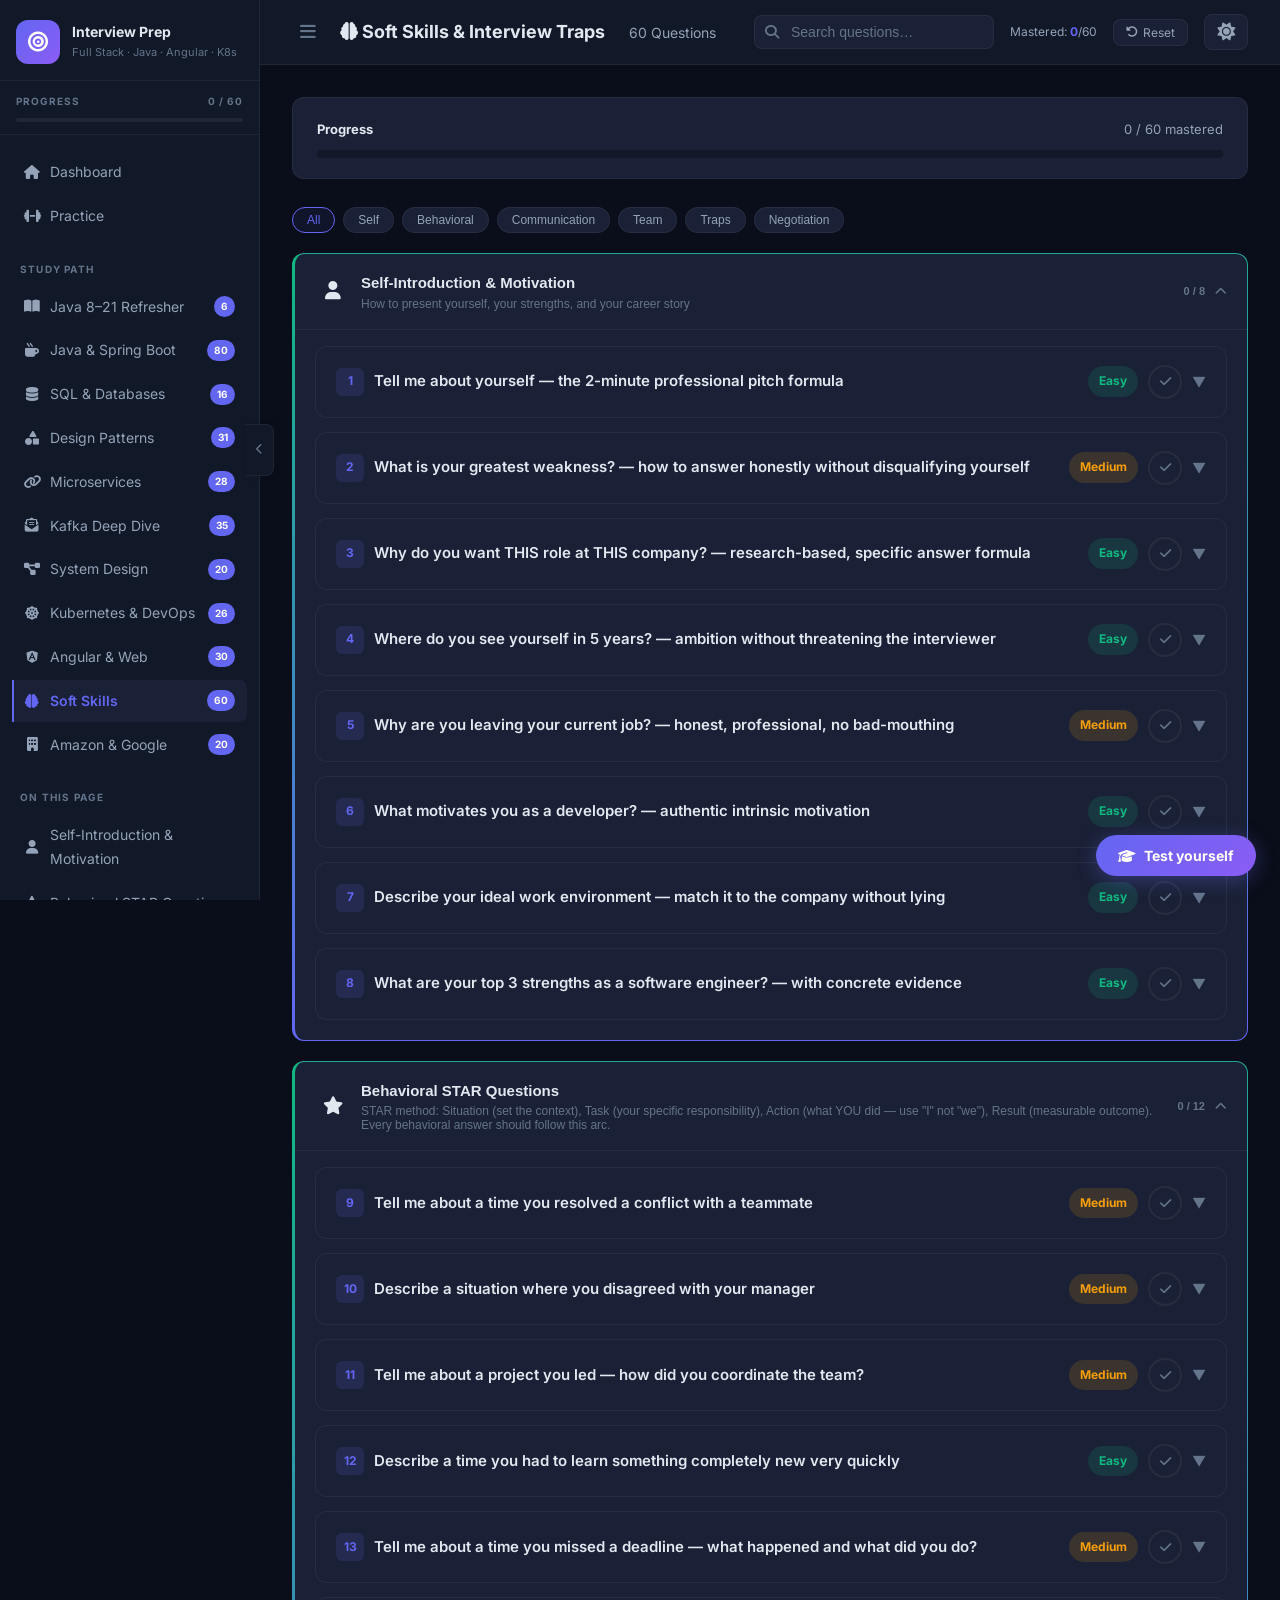
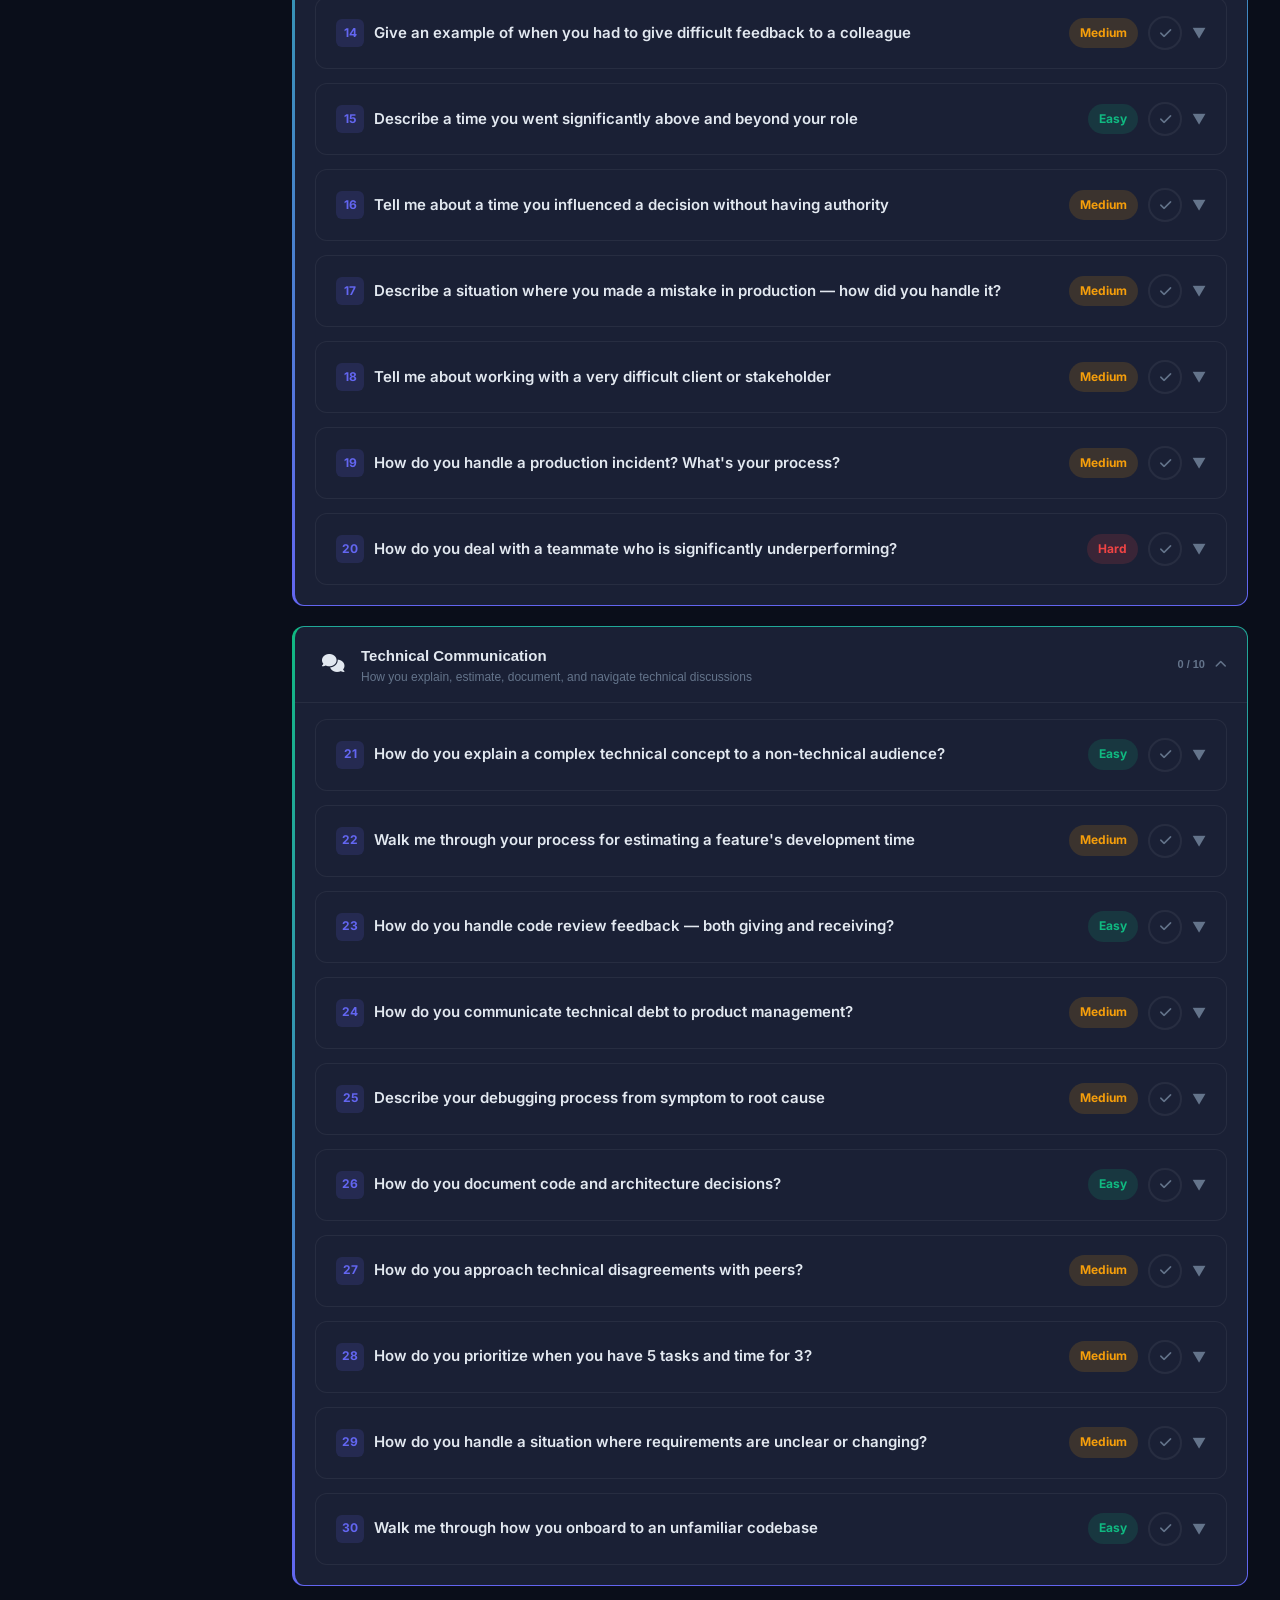
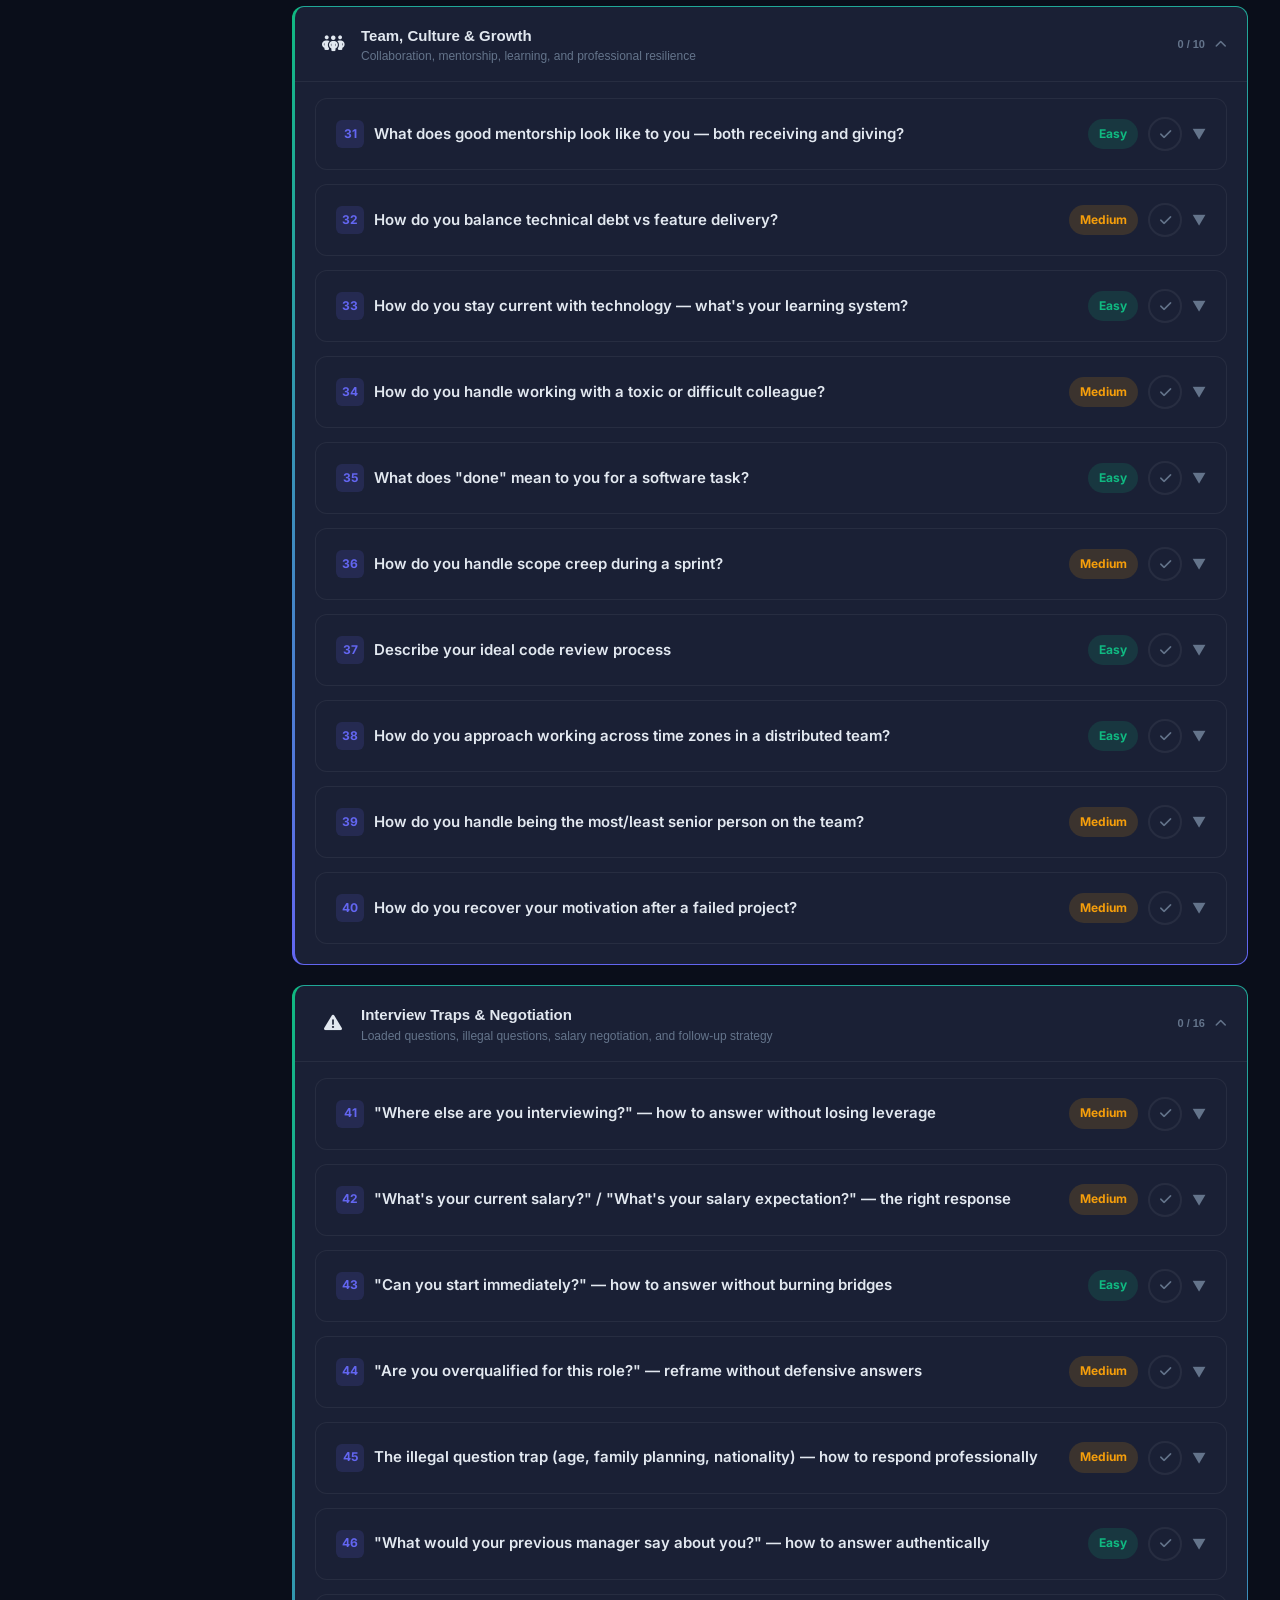
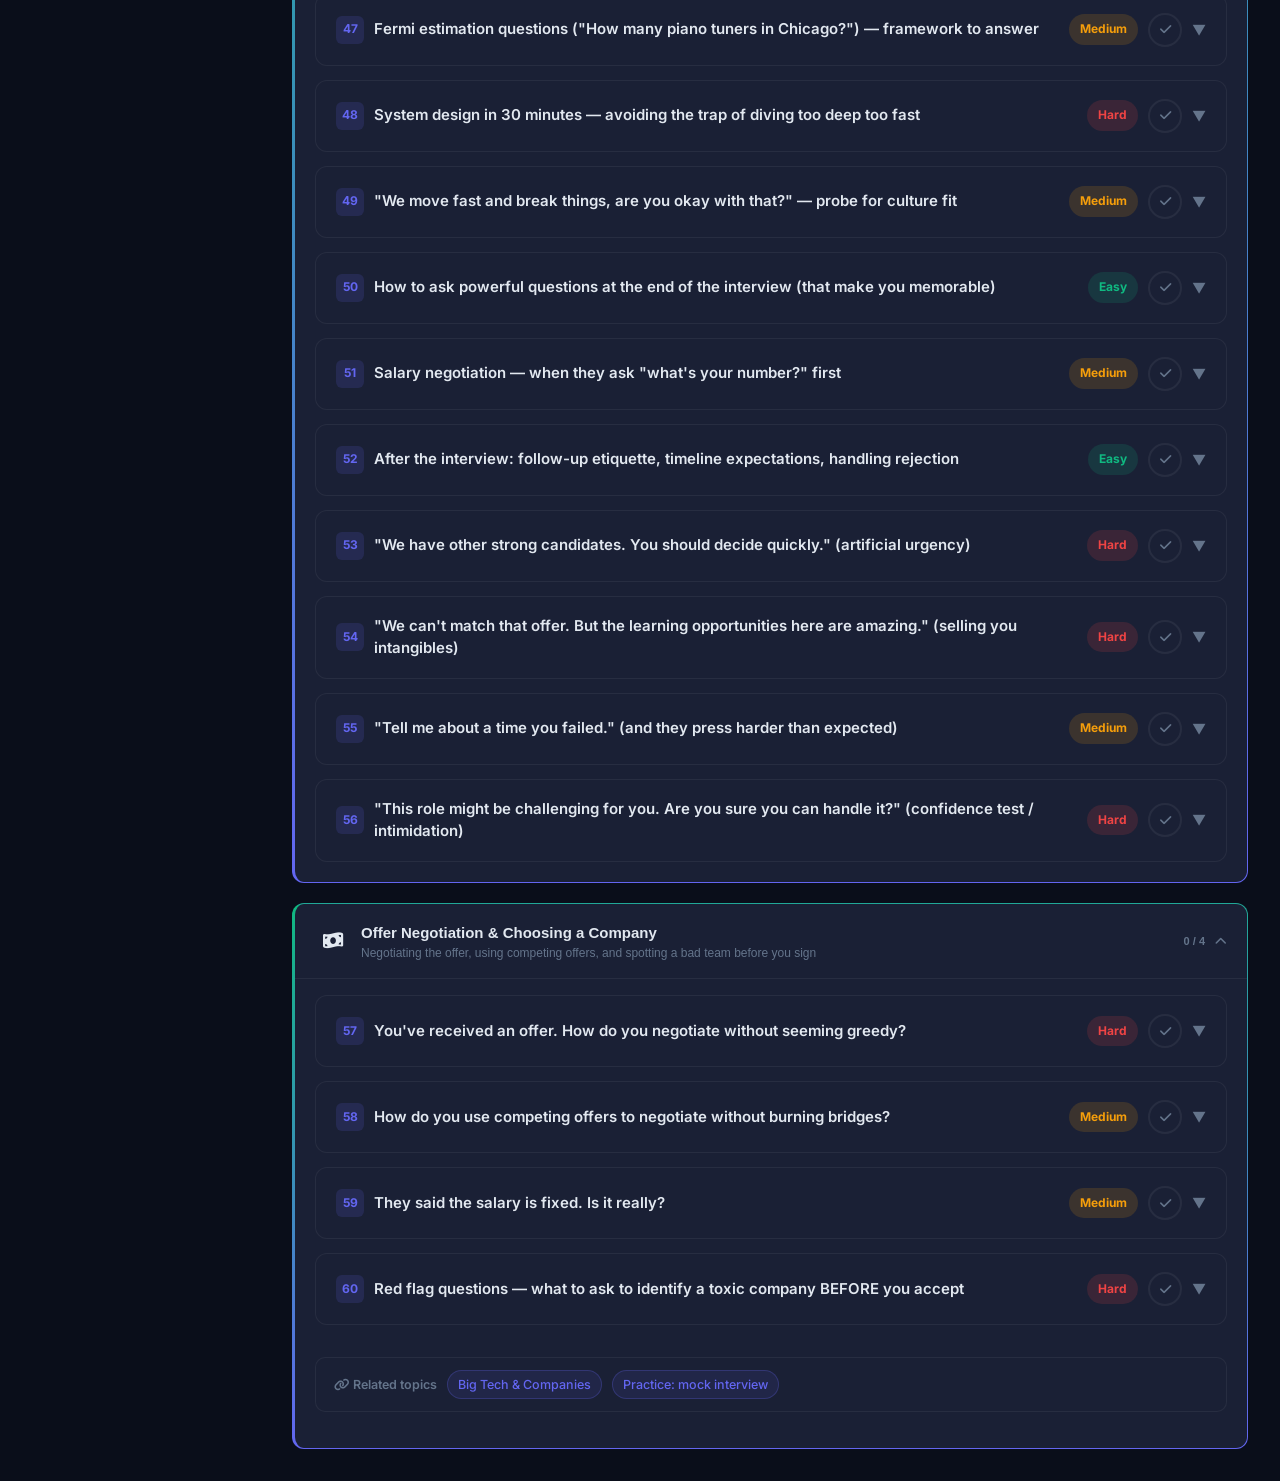
<file: soft-skills.html>
<!DOCTYPE html>
<html lang="en" data-theme="dark">
<head>
  <meta charset="UTF-8">
  <meta name="viewport" content="width=device-width, initial-scale=1.0">
  <title>Soft Skills &amp; Interview Traps — Interview Prep</title>
  <link rel="preconnect" href="https://fonts.googleapis.com">
  <link href="https://fonts.googleapis.com/css2?family=Inter:wght@400;500;600;700;800&family=JetBrains+Mono:wght@400;500&display=swap" rel="stylesheet">
  <link rel="stylesheet" href="css/styles.css?v=17">
  <link rel="stylesheet" href="https://cdnjs.cloudflare.com/ajax/libs/font-awesome/6.7.2/css/all.min.css">
</head>
<body>
<div class="layout">

  <!-- ── Sidebar ──────────────────────────────────────────── -->
  <aside class="sidebar"></aside>

  <!-- ── Main ─────────────────────────────────────────────── -->
  <div class="main">
    <div class="topbar">
      <button class="menu-toggle"><i class="fa-solid fa-bars"></i></button>
      <div class="topbar-title"><i class="fa-solid fa-brain"></i> Soft Skills &amp; Interview Traps <span><span data-qcount></span> Questions</span></div>
      <div class="search-box">
        <i class="fa-solid fa-magnifying-glass search-icon"></i>
        <input id="searchInput" type="text" placeholder="Search questions…">
      </div>
      <button class="theme-toggle" id="themeToggle" onclick="toggleTheme()"><i class="fa-solid fa-sun"></i></button>
    </div>

    <div class="content">

      <!-- Progress -->
      <div class="progress-wrap">
        <div class="progress-label">
          <strong>Progress</strong>
          <span id="progressLabel"></span>
        </div>
        <div class="progress-bar"><div class="progress-fill" id="progressFill" style="width:0%"></div></div>
      </div>

      <!-- Filter chips -->
      <div class="pillar-row">
        <button class="pillar-chip active" data-pillar="">All</button>
        <button class="pillar-chip" data-pillar="self">Self</button>
        <button class="pillar-chip" data-pillar="star">Behavioral</button>
        <button class="pillar-chip" data-pillar="comm">Communication</button>
        <button class="pillar-chip" data-pillar="team">Team</button>
        <button class="pillar-chip" data-pillar="traps">Traps</button>
        <button class="pillar-chip" data-pillar="negotiation">Negotiation</button>
      </div>

      <!-- ════════════════════════════════════════════
           SECTION 1 — SELF-INTRODUCTION & MOTIVATION
      ════════════════════════════════════════════ -->
      <div class="section-header" id="self-intro">
        <div class="section-icon chip-accent"><i class="fa-solid fa-user"></i></div>
        <div><h2>Self-Introduction &amp; Motivation</h2><p>How to present yourself, your strengths, and your career story</p></div>
      </div>

      <div class="qa-list">

        <div class="qa-card" data-pillar="self">
          <div class="qa-question">
            <div class="qa-num">1</div>
            <div class="qa-question-text">Tell me about yourself — the 2-minute professional pitch formula</div>
            <span class="qa-difficulty diff-easy">Easy</span>
            <span class="qa-chevron">▼</span>
          </div>
          <div class="qa-answer">
            <p>This is the most dangerous question because it feels simple. Most candidates either give their life story from childhood, or nervously list their CV line by line. Neither works. The interviewer wants to know: <em>why should we care about you for this specific role?</em></p>
            <p>Use the <strong>Present → Past → Future</strong> formula. Start with who you are right now and what you do (1–2 sentences). Then give the key experience that proves you can do this job (30–40 seconds). Then tie it to why you want <em>this</em> role — making it feel like a natural next step, not a random application.</p>
            <div class="code-block">
              <div class="code-header"><span class="code-lang">Example Script</span></div>
              <pre><code>I'm a full-stack Java developer with 7 years of experience building
microservices on Spring Boot and Angular frontends, most recently at
[Company] where I led the migration of a monolithic billing system to
a Kubernetes-hosted event-driven architecture serving 2M users.

Before that I worked at [Company B] on the same stack, which is where
I got deep into Kafka and distributed systems patterns.

I'm looking for a role where I can take ownership of a technical domain
— not just implement tickets — and your platform team's roadmap is
exactly the kind of challenge I want to grow into next.
</code></pre>
            </div>
            <div class="callout warning"><span class="callout-icon">⚠️</span><div><span class="callout-title">Common Mistake</span><div class="callout-body">Starting with "I was born in…" or "I've always loved computers since I was 8." This wastes the interviewer's time. Start with your current professional identity, not your origin story.</div></div></div>
            <div class="callout success"><span class="callout-icon">✅</span><div><span class="callout-title">Good Approach</span><div class="callout-body">Keep it to 90–120 seconds. End with a forward-looking sentence that naturally invites the interviewer to ask follow-up questions. Practice it aloud until it sounds natural, not rehearsed.</div></div></div>
          </div>
        </div>

        <div class="qa-card" data-pillar="self">
          <div class="qa-question">
            <div class="qa-num">2</div>
            <div class="qa-question-text">What is your greatest weakness? — how to answer honestly without disqualifying yourself</div>
            <span class="qa-difficulty diff-medium">Medium</span>
            <span class="qa-chevron">▼</span>
          </div>
          <div class="qa-answer">
            <p>This question exists to probe self-awareness. Two wrong answers dominate: the fake weakness ("I work too hard, I care too much") which signals low self-awareness, and the nuclear confession ("I often miss deadlines") which disqualifies you. Neither is honest or strategic.</p>
            <p>The correct formula is: <strong>Real weakness + specific steps you're taking to improve + evidence of progress</strong>. Pick a genuine weakness that (a) is not a core requirement for the role, (b) shows growth mindset, and (c) doesn't make you look like a liability.</p>
            <div class="code-block">
              <div class="code-header"><span class="code-lang">Example Script</span></div>
              <pre><code>Historically I've been someone who dives deep into the technical details
before stepping back to communicate the broader picture. In design reviews
I'd sometimes go 15 minutes into implementation concerns before anyone had
aligned on the goal.

I started addressing this about a year ago — I now write a one-paragraph
"why we're doing this" summary before any RFC I author. My last three
design docs were described by the team as the clearest we've had.
I'm still working on making it instinctive in verbal discussions.
</code></pre>
            </div>
            <div class="callout warning"><span class="callout-icon">⚠️</span><div><span class="callout-title">Common Mistake</span><div class="callout-body">Saying "I'm a perfectionist." Interviewers have heard it 10,000 times. It reads as a non-answer and signals that you don't reflect honestly on yourself.</div></div></div>
            <div class="callout success"><span class="callout-icon">✅</span><div><span class="callout-title">Good Approach</span><div class="callout-body">Good weaknesses for engineers: "I sometimes take longer on tasks because I want to understand the root cause, not just fix the symptom," or "I used to struggle with saying no to feature requests — I'm practicing more structured prioritization conversations."</div></div></div>
          </div>
        </div>

        <div class="qa-card" data-pillar="self">
          <div class="qa-question">
            <div class="qa-num">3</div>
            <div class="qa-question-text">Why do you want THIS role at THIS company? — research-based, specific answer formula</div>
            <span class="qa-difficulty diff-easy">Easy</span>
            <span class="qa-chevron">▼</span>
          </div>
          <div class="qa-answer">
            <p>This is where most candidates lose points. Generic answers like "I love your company culture" or "you're an innovative company" tell the interviewer you did no research. Interviewers have a finely tuned detector for authentic versus performative interest.</p>
            <p>Before the interview, research: recent engineering blog posts, product announcements, Glassdoor reviews (read the negative ones for realistic picture), the LinkedIn profiles of people you'd work with, and the job description for clues about real problems they're solving. Then connect your specific experience to their specific situation.</p>
            <div class="code-block">
              <div class="code-header"><span class="code-lang">Example Script</span></div>
              <pre><code>Three reasons this role specifically.

First, your engineering blog post on migrating from a saga-based
choreography to orchestration using Temporal — that's a problem I spent
six months on at my current job. I have real opinions on those trade-offs
and I want to work somewhere that thinks about them seriously.

Second, the platform team scope here covers both the developer experience
layer and the production observability stack. That's rare — most companies
split those, and I think they belong together.

Third, the product is in a domain I actually care about — I've used
[product] personally, which means the quality of what I build has
personal stakes for me.
</code></pre>
            </div>
            <div class="callout warning"><span class="callout-icon">⚠️</span><div><span class="callout-title">Common Mistake</span><div class="callout-body">Answering with only compensation or career advancement ("this role offers good growth opportunities"). Fine to mention, but lead with genuine interest in the work itself.</div></div></div>
          </div>
        </div>

        <div class="qa-card" data-pillar="self">
          <div class="qa-question">
            <div class="qa-num">4</div>
            <div class="qa-question-text">Where do you see yourself in 5 years? — ambition without threatening the interviewer</div>
            <span class="qa-difficulty diff-easy">Easy</span>
            <span class="qa-chevron">▼</span>
          </div>
          <div class="qa-answer">
            <p>This question has two hidden dangers. If you say "I want to be a VP of Engineering," you might threaten the hiring manager. If you say "I'm not sure, I take things one day at a time," you look like you have no drive. The sweet spot: describe a trajectory that grows <em>with</em> the team, not over it.</p>
            <p>Focus on skills and impact you want to develop, not titles. Show that you've thought about it — indicating ambition — but frame it around contribution, not promotion.</p>
            <div class="code-block">
              <div class="code-header"><span class="code-lang">Example Script</span></div>
              <pre><code>In five years I'd like to be the kind of engineer that people bring
their hardest distributed systems problems to — the person who knows
the platform deeply enough to see trade-offs that junior engineers miss.

Concretely, I want to deepen my expertise in reliability engineering
and event-driven architecture. If I can help grow one or two engineers
along the way through mentorship or technical leadership, that would be
ideal — but I'm not chasing a management path right now. I want to be
a better craftsperson first.
</code></pre>
            </div>
            <div class="callout success"><span class="callout-icon">✅</span><div><span class="callout-title">Good Approach</span><div class="callout-body">If the role has a natural technical ladder (Staff Engineer, Principal), it's fine to name that track. Just don't imply you're gunning for the hiring manager's job within 18 months.</div></div></div>
          </div>
        </div>

        <div class="qa-card" data-pillar="self">
          <div class="qa-question">
            <div class="qa-num">5</div>
            <div class="qa-question-text">Why are you leaving your current job? — honest, professional, no bad-mouthing</div>
            <span class="qa-difficulty diff-medium">Medium</span>
            <span class="qa-chevron">▼</span>
          </div>
          <div class="qa-answer">
            <p>This question is a character test as much as anything. Speaking negatively about your current employer — even if entirely justified — raises two red flags: (1) you'll do the same about this company to the next interviewer, and (2) you may be difficult to work with. Interviewers know workplaces have problems. They want to see professionalism.</p>
            <p>Reframe the answer around what you're moving <em>toward</em>, not what you're running from. This is almost always possible and more compelling anyway. If the situation at your current company is genuinely toxic, you can acknowledge constraints without trashing people.</p>
            <div class="code-block">
              <div class="code-header"><span class="code-lang">Example Script — Growth-driven</span></div>
              <pre><code>I've learned a huge amount at [Company] — the scale of the infrastructure
and the quality of the engineers there are genuinely impressive. But the
product roadmap has shifted toward maintenance mode over the last year,
and the greenfield work I find most energising has moved to a different
team that I can't transfer to internally. I'd rather find a place where
that kind of work is central to the mission.
</code></pre>
            </div>
            <div class="code-block">
              <div class="code-header"><span class="code-lang">Example Script — Structural constraint</span></div>
              <pre><code>The company went through a reorg that removed the technical track I was
on. I'm not interested in moving into people management right now, and
that's become the primary path for progression there. So I'm looking
externally for a role where IC growth is valued.
</code></pre>
            </div>
            <div class="callout warning"><span class="callout-icon">⚠️</span><div><span class="callout-title">Common Mistake</span><div class="callout-body">Saying "my manager is terrible" or "the team is dysfunctional" — even once, even softened. The interviewer immediately worries you'll say the same about them.</div></div></div>
          </div>
        </div>

        <div class="qa-card" data-pillar="self">
          <div class="qa-question">
            <div class="qa-num">6</div>
            <div class="qa-question-text">What motivates you as a developer? — authentic intrinsic motivation</div>
            <span class="qa-difficulty diff-easy">Easy</span>
            <span class="qa-chevron">▼</span>
          </div>
          <div class="qa-answer">
            <p>Interviewers ask this to gauge whether you'll still be engaged after the honeymoon period, and whether your motivators align with what the role actually offers day-to-day. Generic answers ("I love solving problems") are true of every developer and tell them nothing.</p>
            <p>Think about what you actually look forward to when you sit down to work. Is it the elegance of a well-designed API? Watching something you built handle production load? Pair programming and collaborative problem-solving? Reducing friction for end users? Give a specific, honest answer and back it with an example.</p>
            <div class="code-block">
              <div class="code-header"><span class="code-lang">Example Script</span></div>
              <pre><code>Honestly, what gets me out of bed is understanding complex systems
deeply enough to simplify them. There's a specific satisfaction in
taking something that requires a 30-minute explanation and refactoring
it — code or architecture — until it's obvious.

Last quarter we inherited a batch job that nobody on the team fully
understood. I spent two days tracing it, documented the data flow, and
rewrote the core 800 lines to 200. The team now understands and
maintains it independently. That kind of leverage — making everyone
around me more effective — is what I'm chasing.
</code></pre>
            </div>
            <div class="callout success"><span class="callout-icon">✅</span><div><span class="callout-title">Good Approach</span><div class="callout-body">Connect your motivator to something the role offers. If you love building user-facing features, say so — and confirm during the interview that this role does that. Don't claim to love something you actually find boring.</div></div></div>
          </div>
        </div>

        <div class="qa-card" data-pillar="self">
          <div class="qa-question">
            <div class="qa-num">7</div>
            <div class="qa-question-text">Describe your ideal work environment — match it to the company without lying</div>
            <span class="qa-difficulty diff-easy">Easy</span>
            <span class="qa-chevron">▼</span>
          </div>
          <div class="qa-answer">
            <p>This question probes culture fit. The trap is trying to mirror exactly what you think they want to hear — which often results in saying you love rapid iteration at a slow company, or claiming to love autonomous work at a company that pairs constantly. Culture misalignment causes attrition, and good interviewers probe inconsistencies.</p>
            <p>Be honest about what you genuinely need to do your best work, then research whether the company provides it. If there's a mismatch, this might not be the right role — and it's better to find out now than after three months.</p>
            <div class="code-block">
              <div class="code-header"><span class="code-lang">Example Script</span></div>
              <pre><code>I do my best work when there's a culture of technical rigour combined
with clear product direction — where the team debates implementation
approaches seriously but decisions get made and shipped.

I like asynchronous-first communication for deep work, but with enough
in-person or synchronous time to build trust with colleagues. I've
found that I'm most engaged when I have ownership of a feature from
design through deployment, rather than purely executing tickets.

From what I've read about your engineering culture, that sounds like
a good fit — but I'd love to ask you about how the team operates
day-to-day to verify that.
</code></pre>
            </div>
            <div class="callout warning"><span class="callout-icon">⚠️</span><div><span class="callout-title">Common Mistake</span><div class="callout-body">Describing an environment so generic it applies anywhere: "collaborative, fast-paced, and innovative." This tells the interviewer nothing and sounds rehearsed.</div></div></div>
          </div>
        </div>

        <div class="qa-card" data-pillar="self">
          <div class="qa-question">
            <div class="qa-num">8</div>
            <div class="qa-question-text">What are your top 3 strengths as a software engineer? — with concrete evidence</div>
            <span class="qa-difficulty diff-easy">Easy</span>
            <span class="qa-chevron">▼</span>
          </div>
          <div class="qa-answer">
            <p>Every candidate says "I'm a good communicator," "I'm detail-oriented," and "I work well in a team." These are invisible because everyone says them. A strength only lands when you immediately back it with a brief, specific example — the specificity is what makes you memorable.</p>
            <p>Choose strengths that are genuinely relevant to the role, and make sure at least one is technical and one is collaborative. Prepare a two-sentence evidence fragment for each.</p>
            <div class="code-block">
              <div class="code-header"><span class="code-lang">Example Script</span></div>
              <pre><code>First, systems thinking. I'm good at holding the big picture and the
details simultaneously — during our Kafka migration I was the person
who caught that our consumer group naming scheme would break our alerting
setup three months later. That saved a production incident.

Second, written communication. I invest heavily in design docs and RFCs.
My last RFC was adopted as the template standard for the whole department.

Third, building bridges between teams. I've consistently been the person
who translates between product managers and engineers — I find that gap
is often where projects stall, and reducing it accelerates everything.
</code></pre>
            </div>
            <div class="callout success"><span class="callout-icon">✅</span><div><span class="callout-title">Good Approach</span><div class="callout-body">Prepare 5 strengths so you can pick the 3 most relevant to each specific interview. The same 3 may not be right for a startup versus an enterprise role.</div></div></div>
          </div>
        </div>

      </div><!-- /qa-list section 1 -->

      <!-- ════════════════════════════════════════════
           SECTION 2 — BEHAVIORAL STAR QUESTIONS
      ════════════════════════════════════════════ -->
      <div class="section-header" id="behavioral">
        <div class="section-icon chip-warning"><i class="fa-solid fa-star"></i></div>
        <div><h2>Behavioral STAR Questions</h2><p><strong>STAR method:</strong> Situation (set the context), Task (your specific responsibility), Action (what YOU did — use "I" not "we"), Result (measurable outcome). Every behavioral answer should follow this arc.</p></div>
      </div>

      <div class="qa-list">

        <div class="qa-card" data-pillar="star">
          <div class="qa-question">
            <div class="qa-num">9</div>
            <div class="qa-question-text">Tell me about a time you resolved a conflict with a teammate</div>
            <span class="qa-difficulty diff-medium">Medium</span>
            <span class="qa-chevron">▼</span>
          </div>
          <div class="qa-answer">
            <p>Conflict resolution questions assess emotional maturity, communication skills, and whether you can separate the professional from the personal. The worst answers: "I've never really had conflicts" (not credible) or "the other person was wrong and I proved it" (alarming).</p>
            <p>Show that you approached the conflict with curiosity rather than defensiveness — that you tried to understand the other person's perspective before asserting your own. The result should demonstrate that the relationship improved, not just that you won.</p>
            <div class="code-block">
              <div class="code-header"><span class="code-lang">Example Script (STAR)</span></div>
              <pre><code>Situation: On a microservices project, a senior engineer on my team
consistently rejected my architecture proposals in review without much
explanation. After two cycles I could feel tension building.

Task: I needed to either improve my proposals significantly or understand
what I was missing — and ideally both.

Action: I asked for a 30-minute 1:1 — not to argue, but to understand.
I specifically said: "I notice my proposals often don't land with you.
I'd rather understand your mental model than keep guessing." It turned
out he had context on a historical failure with the same pattern that
wasn't documented anywhere. Once I understood it, my next proposal
incorporated his constraints explicitly.

Result: He became one of the strongest advocates for the design. We also
wrote up the historical failure as a decision record so the whole team
had the context going forward.
</code></pre>
            </div>
            <div class="callout success"><span class="callout-icon">✅</span><div><span class="callout-title">Good Approach</span><div class="callout-body">Show curiosity, not combat. The best conflict stories have you learning something you didn't know before.</div></div></div>
          </div>
        </div>

        <div class="qa-card" data-pillar="star">
          <div class="qa-question">
            <div class="qa-num">10</div>
            <div class="qa-question-text">Describe a situation where you disagreed with your manager</div>
            <span class="qa-difficulty diff-medium">Medium</span>
            <span class="qa-chevron">▼</span>
          </div>
          <div class="qa-answer">
            <p>This question probes whether you can speak up with courage while remaining professional, and whether you understand when to commit even when you disagree. Both extremes are red flags: "I always do what I'm told" (no spine) and "I pushed back until I won" (difficult to manage).</p>
            <p>The gold standard answer at many tech companies is the Amazon principle "disagree and commit" — you advocate clearly once, make your case with data, and if the decision goes the other way, you commit fully to executing it without passive resistance.</p>
            <div class="code-block">
              <div class="code-header"><span class="code-lang">Example Script (STAR)</span></div>
              <pre><code>Situation: My manager wanted to release a feature without load testing
because the deadline was firm. I was concerned about a specific async
queue pattern we'd introduced that I thought would degrade under load.

Task: I needed to either validate my concern quickly or articulate why
the risk was worth delaying the release.

Action: Instead of just saying "this feels risky," I ran a 2-hour load
test on a staging environment that morning. The queue did saturate at
3x traffic. I showed the results to my manager with a concrete mitigation
— adding a circuit breaker — that I could implement in 4 hours.

Result: My manager agreed to the 4-hour delay. We shipped with the
circuit breaker. Two weeks later we hit an unexpected traffic spike and
the circuit breaker fired correctly, preventing a cascade failure.
</code></pre>
            </div>
            <div class="callout warning"><span class="callout-icon">⚠️</span><div><span class="callout-title">Common Mistake</span><div class="callout-body">Picking a story where you disagreed about a subjective matter (code style, naming conventions) rather than a substantive technical or product decision. The story should show your judgment was consequential.</div></div></div>
          </div>
        </div>

        <div class="qa-card" data-pillar="star">
          <div class="qa-question">
            <div class="qa-num">11</div>
            <div class="qa-question-text">Tell me about a project you led — how did you coordinate the team?</div>
            <span class="qa-difficulty diff-medium">Medium</span>
            <span class="qa-chevron">▼</span>
          </div>
          <div class="qa-answer">
            <p>Leadership questions assess whether you can get things done through other people without formal authority, and whether you understand the non-technical aspects of project delivery: alignment, communication, unblocking. Focus on the coordination mechanics, not just the technical decisions.</p>
            <p>Include specifics: how many people, how long, what was the ambiguity you had to manage, how did you keep people aligned, and — importantly — what didn't go perfectly and how you adapted.</p>
            <div class="code-block">
              <div class="code-header"><span class="code-lang">Example Script (STAR)</span></div>
              <pre><code>Situation: Our team needed to migrate a 5-year-old monolith's auth module
to a standalone OAuth2 service. Three backend engineers and a frontend
engineer were involved, alongside a parallel security audit.

Task: I was the tech lead — no direct reports, but responsible for
delivery within 8 weeks.

Action: I started by writing a one-page project brief that named the
risks explicitly: data migration, session continuity, and the audit
dependency. I set up a weekly 30-minute sync and a shared Notion page
with the decision log. When the security audit feedback arrived late
in week 5 with significant changes, I called an emergency half-day
workshop to re-sequence the work rather than pretending we could absorb
it without discussion.

Result: We shipped in 9 weeks — one week late, but with zero regressions
and a clean audit sign-off. I wrote up the scope change process as a
template the team uses now.
</code></pre>
            </div>
            <div class="callout success"><span class="callout-icon">✅</span><div><span class="callout-title">Good Approach</span><div class="callout-body">Mention the artifacts you created (brief, decision log, retro) — they show structured thinking, not just good intentions.</div></div></div>
          </div>
        </div>

        <div class="qa-card" data-pillar="star">
          <div class="qa-question">
            <div class="qa-num">12</div>
            <div class="qa-question-text">Describe a time you had to learn something completely new very quickly</div>
            <span class="qa-difficulty diff-easy">Easy</span>
            <span class="qa-chevron">▼</span>
          </div>
          <div class="qa-answer">
            <p>This is a learning agility question. The interviewer wants to see your learning process — not just that you can learn, but how you structure that learning under time pressure. Do you go wide first or deep? Do you find human experts or read docs? Do you build a minimal prototype to force understanding?</p>
            <p>Pick a story where the stakes were real, the timeline was compressed, and you can describe your specific learning strategy in concrete steps.</p>
            <div class="code-block">
              <div class="code-header"><span class="code-lang">Example Script (STAR)</span></div>
              <pre><code>Situation: We signed a contract with a client who required deployment on
AWS GovCloud — a partitioned environment I had zero experience with. I
had 3 weeks to get our infrastructure running there before the demo.

Task: I needed to understand GovCloud's constraints — different endpoints,
IAM differences, service availability gaps — and adapt our Terraform
modules accordingly.

Action: Day 1 I mapped the delta between standard AWS and GovCloud by
reading the official service availability matrix. Day 2 I spun up a
throwaway environment and systematically broke things to understand
the failure modes. I also found a specific Slack community for GovCloud
practitioners and got two answers from people who'd hit my exact issues.
I kept a running "gotcha" doc as I went.

Result: We had a working deployment in 10 days — with a week to spare
for load testing. The gotcha doc became the onboarding reference for
the team.
</code></pre>
            </div>
          </div>
        </div>

        <div class="qa-card" data-pillar="star">
          <div class="qa-question">
            <div class="qa-num">13</div>
            <div class="qa-question-text">Tell me about a time you missed a deadline — what happened and what did you do?</div>
            <span class="qa-difficulty diff-medium">Medium</span>
            <span class="qa-chevron">▼</span>
          </div>
          <div class="qa-answer">
            <p>Every engineer has missed a deadline. Pretending you haven't is a credibility killer. The question is about accountability, communication, and learning — not about perfection. The interviewer is asking: do you handle setbacks maturely, or do you hide, blame, or make excuses?</p>
            <p>The structure that works: (1) what caused the miss, (2) how early you communicated it and to whom, (3) what you did to mitigate the impact, (4) what you changed so it doesn't happen again.</p>
            <div class="code-block">
              <div class="code-header"><span class="code-lang">Example Script (STAR)</span></div>
              <pre><code>Situation: I was leading integration of a third-party payment provider
with a hard go-live date tied to a marketing campaign.

Task: I was responsible for completing the integration and testing.

Action: Midway through, I discovered the provider's sandbox environment
had a bug in their webhook signature verification that didn't match their
production behavior. I lost 3 days debugging what turned out to be their
code, not ours. When I realised we'd miss the deadline by approximately
5 days, I went immediately to my manager — not when it was certain, but
when the probability crossed 70%. We together told the marketing team,
adjusted the campaign start, and I worked with the provider's support team
to get a workaround documented.

Result: We launched 4 days late. The campaign still hit its targets because
we had enough lead time to adjust. I wrote a vendor integration checklist
afterward that now includes "test webhook signing in production-equivalent
env on day 1" as a mandatory step.
</code></pre>
            </div>
            <div class="callout warning"><span class="callout-icon">⚠️</span><div><span class="callout-title">Common Mistake</span><div class="callout-body">Blaming the missed deadline entirely on external factors — the provider, a dependency team, unclear requirements — without taking any ownership of the estimation or communication process.</div></div></div>
          </div>
        </div>

        <div class="qa-card" data-pillar="star">
          <div class="qa-question">
            <div class="qa-num">14</div>
            <div class="qa-question-text">Give an example of when you had to give difficult feedback to a colleague</div>
            <span class="qa-difficulty diff-medium">Medium</span>
            <span class="qa-chevron">▼</span>
          </div>
          <div class="qa-answer">
            <p>This question tests whether you can be honest without being cruel, and whether you address problems proactively rather than accumulating resentment or waiting for a manager to intervene. Candidates who "never have had to give difficult feedback" either work alone or avoid hard conversations — neither is a good signal.</p>
            <p>Use the <strong>SBI framework</strong> in your answer: Situation-Behavior-Impact. Describe what you observed (not interpreted), what impact it had, and what you asked for going forward. Show that the relationship survived the feedback.</p>
            <div class="code-block">
              <div class="code-header"><span class="code-lang">Example Script (STAR)</span></div>
              <pre><code>Situation: A colleague on my team was consistently submitting PRs without
tests. The first time I reviewed it, I added a comment in the PR. The
second time, I left a more explicit comment. By the third time it was
affecting our sprint velocity and the team's trust in the review process.

Task: I needed to have a direct conversation rather than continue leaving
passive PR comments.

Action: I asked for a 15-minute 1:1. I used specific examples: "Your last
three PRs had no tests. On the payments PR, we caught a regression in QA
that a test would have caught in CI." I didn't assume malicious intent —
I asked if there was a reason. It turned out he felt pressure to ship fast
and believed tests were optional. I shared why I disagreed, pointed to our
team's definition of done, and offered to pair on the next feature to make
test-writing feel less like overhead.

Result: His subsequent PRs included tests. He later said the pairing
session was useful. The dynamic didn't get weird.
</code></pre>
            </div>
          </div>
        </div>

        <div class="qa-card" data-pillar="star">
          <div class="qa-question">
            <div class="qa-num">15</div>
            <div class="qa-question-text">Describe a time you went significantly above and beyond your role</div>
            <span class="qa-difficulty diff-easy">Easy</span>
            <span class="qa-chevron">▼</span>
          </div>
          <div class="qa-answer">
            <p>This question looks for initiative and ownership mentality — do you see problems outside your lane and fix them, or do you stick rigidly to your ticket scope? The best answers show that "above and beyond" wasn't random heroics but a considered decision that created real value.</p>
            <p>Avoid stories where you worked 70-hour weeks to compensate for poor planning — that signals martyrdom, not initiative. Good stories: you proactively fixed a customer pain point nobody had prioritized, or you built internal tooling that multiplied team productivity, or you prevented a problem before it became a crisis.</p>
            <div class="code-block">
              <div class="code-header"><span class="code-lang">Example Script (STAR)</span></div>
              <pre><code>Situation: While debugging a customer escalation, I noticed our log
aggregation was producing a 12-second query time for our most common
support lookup — checking a user's subscription status across 3 services.

Task: My job was to fix the escalation. But I could see the tooling
problem was causing support to spend ~20 minutes per ticket on something
that should take 30 seconds.

Action: Over two evenings I built an internal tool — a simple Spring Boot
endpoint with a React UI — that aggregated all three service calls into
a single view with status history. I demoed it to the support lead, got
her sign-off, and deployed it to an internal tool server.

Result: Average support resolution time for subscription issues dropped
from 22 minutes to 4 minutes. The support lead submitted it as an impact
item in the next all-hands. I spent maybe 6 hours total.
</code></pre>
            </div>
          </div>
        </div>

        <div class="qa-card" data-pillar="star">
          <div class="qa-question">
            <div class="qa-num">16</div>
            <div class="qa-question-text">Tell me about a time you influenced a decision without having authority</div>
            <span class="qa-difficulty diff-medium">Medium</span>
            <span class="qa-chevron">▼</span>
          </div>
          <div class="qa-answer">
            <p>This is a senior engineering question. At senior+ levels, impact increasingly comes from influence rather than individual output. Can you get a team to adopt a better approach, or get a product decision changed, or shift organizational thinking — without a mandate?</p>
            <p>The mechanics of influence without authority: data, prototypes, allies, storytelling, finding the right moment, and persistence without stubbornness.</p>
            <div class="code-block">
              <div class="code-header"><span class="code-lang">Example Script (STAR)</span></div>
              <pre><code>Situation: Our team used a shared database between two microservices
in direct violation of the service boundary principle. I believed this
would cause problems as both services scaled independently, but the
decision had been made before I joined and the team leads were reluctant
to revisit it.

Action: Rather than arguing in the abstract, I documented two specific
incidents from the past quarter where the shared schema had caused
deployment coupling — one of them had blocked a release for 3 hours.
I then built a small proof-of-concept of the event-based alternative
and ran it alongside the existing integration for one specific read path
to prove the latency was comparable.

I presented this in the architecture review with the data, not as "we
should change this" but as "here's what we learned from these two incidents,
and here's a concrete option to address the root cause."

Result: The team agreed to a phased migration plan. We decoupled the
first three cross-service reads over the following quarter with no
incidents.
</code></pre>
            </div>
            <div class="callout success"><span class="callout-icon">✅</span><div><span class="callout-title">Good Approach</span><div class="callout-body">Data beats opinions. A prototype beats a slide deck. A concrete option beats "we should do better."</div></div></div>
          </div>
        </div>

        <div class="qa-card" data-pillar="star">
          <div class="qa-question">
            <div class="qa-num">17</div>
            <div class="qa-question-text">Describe a situation where you made a mistake in production — how did you handle it?</div>
            <span class="qa-difficulty diff-medium">Medium</span>
            <span class="qa-chevron">▼</span>
          </div>
          <div class="qa-answer">
            <p>Every production engineer has caused an incident. The question is not whether you've broken something — it's how you responded, communicated, resolved it, and prevented recurrence. Saying "I've never caused a production issue" is not credible and signals low self-awareness or very limited production exposure.</p>
            <p>Good incident stories follow the blameless post-mortem structure: timeline, impact, root cause, immediate mitigation, systemic fix. Show that your response was calm, communicative, and led to lasting improvement.</p>
            <div class="code-block">
              <div class="code-header"><span class="code-lang">Example Script (STAR)</span></div>
              <pre><code>Situation: I deployed a change to a background job that recalculated user
subscription discounts. I had tested it in staging, but staging didn't
have the volume profile of production.

Task: The job caused a DB connection pool exhaustion on the primary
replica, taking down the entire checkout service for 18 minutes during
peak hours.

Action: I owned the incident immediately in the #incidents channel,
posted updates every 5 minutes, and rolled back the deployment within
8 minutes of the alert firing. I then worked with the DBA to understand
why connection pools exhausted — the job was opening a new connection
per record rather than batching.

Post-incident: I wrote the post-mortem, identified three contributing
factors (no batch processing, no connection limit on background jobs,
staging not mirroring prod volume), and implemented fixes for all three
over the following sprint.

Result: The same job category now runs in a dedicated connection pool
with a circuit breaker. We've not had a similar incident in 14 months.
</code></pre>
            </div>
            <div class="callout success"><span class="callout-icon">✅</span><div><span class="callout-title">Good Approach</span><div class="callout-body">Name the systemic changes, not just "I was more careful next time." Careful doesn't scale — process changes do.</div></div></div>
          </div>
        </div>

        <div class="qa-card" data-pillar="star">
          <div class="qa-question">
            <div class="qa-num">18</div>
            <div class="qa-question-text">Tell me about working with a very difficult client or stakeholder</div>
            <span class="qa-difficulty diff-medium">Medium</span>
            <span class="qa-chevron">▼</span>
          </div>
          <div class="qa-answer">
            <p>This question tests patience, empathy, and professional maturity. "Difficult" clients are usually difficult for a reason: misaligned expectations, fear of project failure, pressure from their own management, or prior bad experiences with vendors. Understanding the source of the friction is the first step to resolving it.</p>
            <p>Don't frame the stakeholder as the villain. Frame them as someone whose concerns you needed to understand and whose trust you needed to earn.</p>
            <div class="code-block">
              <div class="code-header"><span class="code-lang">Example Script (STAR)</span></div>
              <pre><code>Situation: A product owner on a client project was rejecting every demo
with last-minute requirement changes. The team felt like we were building
the wrong thing no matter what. Tension was rising.

Task: I was the tech lead and the primary engineering contact. I needed
to stabilize the relationship before it became undeliverable.

Action: I requested a 1:1 with the PO outside the usual sprint ceremonies.
I asked a simple question: "What would a successful project look like for
you personally — not for the company, but for you?" That's when I learned
she'd been burned by a previous vendor who delivered exactly-to-spec but
missed the user experience entirely. She was changing requirements because
she didn't trust that we understood her users.

I suggested we involve her in a 30-minute user walkthrough with three
real users before the next sprint planning. Watching users interact with
the product shifted her from "this is wrong" to "here's what to fix next."

Result: She became our strongest internal advocate. The project delivered
on schedule.
</code></pre>
            </div>
          </div>
        </div>

      
        <div class="qa-card" data-pillar="star" data-new>
          <div class="qa-question"><div class="qa-num">19</div><div class="qa-question-text">How do you handle a production incident? What's your process?</div><span class="qa-difficulty diff-medium">Medium</span><span class="qa-chevron">▼</span></div>
          <div class="qa-answer">
            <p>Incident handling is a proxy for how you perform under pressure. Senior engineers are calm, systematic, and communicate well in a crisis.</p>
            <p><strong>Incident response framework:</strong></p>
            <ol>
              <li><strong>Acknowledge immediately</strong> — "I'm looking at it now" within 2 minutes of alert</li>
              <li><strong>Scope the impact</strong> — what is broken? How many users? Revenue impact? Is it getting worse?</li>
              <li><strong>Mitigate first, root-cause second</strong> — rollback, feature flag off, scale up. Fix the symptoms to stop the bleeding before diagnosing the disease</li>
              <li><strong>Communicate the status</strong> — brief update every 15 minutes to stakeholders, even if it's "still investigating"</li>
              <li><strong>Don't guess</strong> — measure. Check metrics, traces, logs before drawing conclusions</li>
              <li><strong>Resolve and document</strong> — once stable, write a post-mortem: timeline, root cause, contributing factors, action items</li>
            </ol>
            <div class="callout tip"><span class="callout-icon">💡</span><div><span class="callout-title">Post-mortem culture</span><div class="callout-body">Blameless post-mortems are the sign of a healthy engineering organisation. The goal is to find system improvements, not to punish individuals. If your interviewer describes a "we find who made the mistake" culture in post-mortems, that's a warning sign. Good teams ask "what process could have caught this" not "who did this".</div></div></div>
          </div>
        </div>

        <div class="qa-card" data-pillar="star" data-new>
          <div class="qa-question"><div class="qa-num">20</div><div class="qa-question-text">How do you deal with a teammate who is significantly underperforming?</div><span class="qa-difficulty diff-hard">Hard</span><span class="qa-chevron">▼</span></div>
          <div class="qa-answer">
            <p><strong>This is a trap if you answer too harshly (sounds like you throw people under the bus) or too softly (sounds like you avoid confrontation).</strong></p>
            <p><strong>The honest answer — graduated approach:</strong></p>
            <ol>
              <li><strong>First: understand</strong> — is it a skill gap, a context gap, a personal problem, or a motivation issue? The answer changes the response</li>
              <li><strong>Offer help directly</strong> — "I've noticed you seem stuck on X — can I help?" before escalating</li>
              <li><strong>Be specific and private</strong> — not "your code is bad" but "this specific PR missed the error handling we discussed — let's pair on this pattern"</li>
              <li><strong>If it continues</strong> — involve the manager. Document specifically what you've observed and tried. Not to get someone fired but to get support for both of you</li>
              <li><strong>Don't absorb the work silently</strong> — doing someone else's work to cover for them helps nobody and breeds resentment</li>
            </ol>
            <div class="good-answer">"I try to start by understanding why, not jumping to judgment. If a teammate is consistently missing estimates or producing buggy code, there might be context they're missing, or they might be struggling personally. I'd approach them directly and privately first — offer pairing sessions, ask what they're finding hard. If that doesn't move the needle after a couple of weeks, I'd involve the manager — not to escalate blame but because it's a management problem at that point, not something I can fix alone."</div>
          </div>
        </div>

      </div><!-- /qa-list section 2 -->

      <!-- ════════════════════════════════════════════
           SECTION 3 — TECHNICAL COMMUNICATION
      ════════════════════════════════════════════ -->
      <div class="section-header" id="tech-comm">
        <div class="section-icon chip-success"><i class="fa-solid fa-comments"></i></div>
        <div><h2>Technical Communication</h2><p>How you explain, estimate, document, and navigate technical discussions</p></div>
      </div>

      <div class="qa-list">

        <div class="qa-card" data-pillar="comm">
          <div class="qa-question">
            <div class="qa-num">21</div>
            <div class="qa-question-text">How do you explain a complex technical concept to a non-technical audience?</div>
            <span class="qa-difficulty diff-easy">Easy</span>
            <span class="qa-chevron">▼</span>
          </div>
          <div class="qa-answer">
            <p>The ability to explain technical concepts to non-technical stakeholders is one of the highest-leverage skills a senior engineer can have. Decisions get made in rooms full of non-engineers — if you can't explain your architecture clearly, you lose influence over those decisions.</p>
            <p>Three techniques that actually work: (1) <strong>Analogies from familiar domains</strong> — caching is like a sticky note on your desk so you don't keep walking to the filing cabinet. (2) <strong>Focus on outcomes, not mechanism</strong> — not "we shard the database" but "we split the data so each server handles a smaller piece, which means it responds faster." (3) <strong>Check understanding before moving on</strong> — ask, don't assume.</p>
            <div class="code-block">
              <div class="code-header"><span class="code-lang">Example Script</span></div>
              <pre><code>Explaining microservices to a CFO:

"Right now our system is like one large kitchen where every cook
does everything. If the dessert station breaks down, the whole
restaurant stops. What we're proposing is to split into specialist
stations — one for starters, one for mains, one for desserts — where
each station can fail or be upgraded independently without affecting
the others. The cost is we need a head waiter to coordinate between
stations. The benefit is we can scale up just the dessert station
on Friday nights when it gets busy, rather than hiring more cooks
for all stations at once."
</code></pre>
            </div>
            <div class="callout warning"><span class="callout-icon">⚠️</span><div><span class="callout-title">Common Mistake</span><div class="callout-body">Using jargon while claiming to explain simply. "We use a distributed cache with TTL-based eviction to reduce p99 latency" is not an explanation — it's a different form of opacity. Start from what the person already understands.</div></div></div>
          </div>
        </div>

        <div class="qa-card" data-pillar="comm">
          <div class="qa-question">
            <div class="qa-num">22</div>
            <div class="qa-question-text">Walk me through your process for estimating a feature's development time</div>
            <span class="qa-difficulty diff-medium">Medium</span>
            <span class="qa-chevron">▼</span>
          </div>
          <div class="qa-answer">
            <p>Estimation is one of the hardest skills in software, and most candidates answer with vague platitudes ("I break it into smaller tasks") without showing a rigorous process. Good estimation involves identifying unknowns as explicitly as the knowns, and giving ranges with confidence levels rather than false-precision single numbers.</p>
            <p>A reliable process: decompose → identify risk items → estimate the skeleton → add buffers for integration, review, and unknowns → communicate the range with what would cause it to change.</p>
            <div class="code-block">
              <div class="code-header"><span class="code-lang">Example Script</span></div>
              <pre><code>My process:

1. Decompose the feature into independently estimable work items
   (backend endpoint, frontend component, integration test, etc.)

2. Flag unknowns explicitly — third-party APIs I haven't used,
   unclear acceptance criteria, dependencies on other teams.
   These get a separate risk buffer.

3. Estimate the "happy path" for known work. I use elapsed time,
   not effort hours — a 4-hour task takes 2 days if I'm also
   in meetings and doing code review.

4. Add integration and review time explicitly — usually 20-30%
   of core development time.

5. Give a range: "3–5 days if we get the design spec by Monday.
   Risk item: if the payment gateway's sandbox is down again like
   last sprint, add 2 days."

I've found that communicating the assumptions and risks alongside
the estimate is more valuable than the number itself — it lets
stakeholders make informed trade-offs if priorities shift.
</code></pre>
            </div>
          </div>
        </div>

        <div class="qa-card" data-pillar="comm">
          <div class="qa-question">
            <div class="qa-num">23</div>
            <div class="qa-question-text">How do you handle code review feedback — both giving and receiving?</div>
            <span class="qa-difficulty diff-easy">Easy</span>
            <span class="qa-chevron">▼</span>
          </div>
          <div class="qa-answer">
            <p>Code review culture makes or breaks engineering team health. The two failure modes: reviewers who nitpick style while missing logic bugs, and authors who treat any comment as a personal attack. Good code review is a collaborative conversation about making the product better.</p>
            <p><strong>Giving feedback:</strong> separate blockers from suggestions. Be specific and explain the "why." Ask questions rather than making demands ("have you considered X because…" vs. "you should use X"). Acknowledge good decisions.</p>
            <p><strong>Receiving feedback:</strong> separate your ego from your code. If you disagree, engage with the argument — don't just say "I prefer it this way." If the reviewer is right, say so. If you're not sure, try their approach and compare.</p>
            <div class="code-block">
              <div class="code-header"><span class="code-lang">Code Review Comment Styles</span></div>
              <pre><code>// ❌ Vague and personal
"This is messy."

// ❌ Dictating without reasoning
"Use a HashMap here."

// ✅ Specific, reasoned, non-blocking
"nit: Consider renaming 'data' to 'userEvents' — makes the intent
clearer when reading callers. Up to you."

// ✅ Blocker with explanation
"Blocker: this query runs N+1 against the DB — one query per user
in the list. With 10k users this will timeout. Suggest a batch
fetch with IN clause or a JOIN."

// ✅ Acknowledging good work
"Nice — using a record here instead of a class is the right call,
saves a lot of boilerplate."
</code></pre>
            </div>
          </div>
        </div>

        <div class="qa-card" data-pillar="comm">
          <div class="qa-question">
            <div class="qa-num">24</div>
            <div class="qa-question-text">How do you communicate technical debt to product management?</div>
            <span class="qa-difficulty diff-medium">Medium</span>
            <span class="qa-chevron">▼</span>
          </div>
          <div class="qa-answer">
            <p>Technical debt is invisible to non-engineers until it causes a visible problem — a missed deadline, a production incident, or a feature that "should take a day" that takes three weeks. The challenge is communicating the risk before the pain, which requires translating engineering concerns into business terms.</p>
            <p>The most effective frame: debt as risk and velocity cost. Not "the code is bad" but "this part of the system adds 2 days to every feature we build in this area, and there's a 30% chance of an incident in the next quarter that would cost X in customer impact." Give it a business consequence, not a technical description.</p>
            <div class="code-block">
              <div class="code-header"><span class="code-lang">Example Debt Framing</span></div>
              <pre><code>// ❌ Engineering framing (invisible to PM)
"The payment service has high coupling and no unit tests.
We need to refactor the service layer and introduce proper
dependency injection."

// ✅ Business framing (PM can act on this)
"Every feature we add to the payment flow currently takes
2x longer than it should — our last three payment features
averaged 8 days vs. the 4-day estimate. The root cause is
that the payment service has no automated tests, so every
change requires extensive manual testing.

If we invest one sprint in adding test coverage, we recover
that cost within 3 payment features. We also reduce the risk
of a payment incident — which based on our last two incidents
costs us roughly €15k in support and refunds."
</code></pre>
            </div>
          </div>
        </div>

        <div class="qa-card" data-pillar="comm">
          <div class="qa-question">
            <div class="qa-num">25</div>
            <div class="qa-question-text">Describe your debugging process from symptom to root cause</div>
            <span class="qa-difficulty diff-medium">Medium</span>
            <span class="qa-chevron">▼</span>
          </div>
          <div class="qa-answer">
            <p>Debugging process is a window into systematic thinking. Engineers who debug by instinct and luck get stuck on novel problems. Engineers with a methodology — hypothesize, isolate, verify, repeat — solve problems they've never seen before. Describing your process clearly signals structured thinking.</p>
            <div class="code-block">
              <div class="code-header"><span class="code-lang">Debugging Process</span></div>
              <pre><code>1. Reproduce reliably — can't debug what you can't reproduce.
   If intermittent, find the minimal conditions that trigger it.

2. Understand the expected vs. actual behavior precisely.
   Vague symptoms ("it's slow") make bad hypotheses.

3. Form a hypothesis about the root cause (not just the symptom).
   Ask: "What mechanism would cause exactly this behavior?"

4. Design the minimal experiment to test the hypothesis — a failing
   unit test, a log statement, a production query.

5. If hypothesis is wrong, use what you learned to generate a
   better hypothesis. Don't randomly change things.

6. Once root cause is confirmed, fix it — then write a test that
   would have caught it, so it can't silently return.

7. Ask: why wasn't this caught earlier? Is there a process gap?
</code></pre>
            </div>
            <div class="callout success"><span class="callout-icon">✅</span><div><span class="callout-title">Good Approach</span><div class="callout-body">Mentioning step 6 (regression test) and step 7 (process improvement) signals senior-level thinking. Most candidates stop at "I fixed it."</div></div></div>
          </div>
        </div>

        <div class="qa-card" data-pillar="comm">
          <div class="qa-question">
            <div class="qa-num">26</div>
            <div class="qa-question-text">How do you document code and architecture decisions?</div>
            <span class="qa-difficulty diff-easy">Easy</span>
            <span class="qa-chevron">▼</span>
          </div>
          <div class="qa-answer">
            <p>Documentation is a long-term investment in team velocity — your future self and colleagues pay the cost of absent documentation every time they have to reverse-engineer intent. Good documentation is not about volume; it's about capturing the "why" that can't be inferred from reading the code.</p>
            <p>Two levels: <strong>code-level</strong> (comments for non-obvious intent, not narrating what the code visibly does) and <strong>architectural</strong> (ADRs for significant decisions, living READMEs, runbooks for operational procedures). Architecture Decision Records (ADRs) are particularly valuable because they capture the context and options considered, not just the choice made.</p>
            <div class="code-block">
              <div class="code-header"><span class="code-lang">ADR Template</span></div>
              <pre><code># ADR-042: Use Kafka for order events instead of direct HTTP calls

## Status: Accepted

## Context
Order processing involves 4 downstream services (inventory, billing,
notification, analytics). Currently using synchronous HTTP — causing
timeout cascades when notification service is slow.

## Options Considered
1. Circuit breaker on HTTP calls — mitigates cascades but doesn't
   decouple processing speed between services
2. Kafka event bus — services consume at their own pace, order service
   is decoupled from consumer availability
3. Outbox pattern with polling — lower ops overhead but higher latency

## Decision
Kafka (option 2). Team already has Kafka operational expertise.
Latency requirements allow async processing for all 4 consumers.

## Consequences
+ Order service no longer blocks on consumer availability
+ Replay capability for failed consumers
- Added operational complexity: consumer lag monitoring required
- Schema evolution discipline needed for event contracts
</code></pre>
            </div>
          </div>
        </div>

        <div class="qa-card" data-pillar="comm">
          <div class="qa-question">
            <div class="qa-num">27</div>
            <div class="qa-question-text">How do you approach technical disagreements with peers?</div>
            <span class="qa-difficulty diff-medium">Medium</span>
            <span class="qa-chevron">▼</span>
          </div>
          <div class="qa-answer">
            <p>Technical disagreements are healthy — they surface assumptions and prevent groupthink. The failure mode is when they become personal, unresolved, or result in "whoever speaks loudest wins." Good engineers can disagree rigorously and reach a decision both parties can commit to.</p>
            <p>The key move: disagree with the argument, not the person. Make your reasoning explicit rather than asserting your conclusion. Propose a way to resolve the disagreement empirically (prototype, benchmark, data) when possible, rather than debating in the abstract indefinitely.</p>
            <div class="code-block">
              <div class="code-header"><span class="code-lang">Disagreement Resolution Escalation</span></div>
              <pre><code>Level 1: Articulate the crux of the disagreement.
  "I think we disagree on whether the latency impact is acceptable.
   My concern is p99, not median."

Level 2: Establish what evidence would change your mind.
  "If we can show p99 stays under 200ms with the new approach,
   I'm convinced. Can we run a benchmark?"

Level 3: Time-box the debate and escalate if stuck.
  "We've been discussing this for 30 minutes. Let's each write
   a one-paragraph summary of our position and ask the tech lead
   to weigh in with fresh eyes."

Level 4: Disagree and commit.
  "I still think the other approach is better, but the team has
   decided. I'll implement this one and we can revisit if we hit
   the performance issue I'm worried about."
</code></pre>
            </div>
          </div>
        </div>

        <div class="qa-card" data-pillar="comm">
          <div class="qa-question">
            <div class="qa-num">28</div>
            <div class="qa-question-text">How do you prioritize when you have 5 tasks and time for 3?</div>
            <span class="qa-difficulty diff-medium">Medium</span>
            <span class="qa-chevron">▼</span>
          </div>
          <div class="qa-answer">
            <p>Prioritization under constraint is a core senior engineering skill. The wrong answer is "I work harder and do all 5" — that signals poor capacity planning and future burnout. The right answer shows you can make explicit trade-offs, communicate them, and involve stakeholders in decisions that affect them.</p>
            <div class="code-block">
              <div class="code-header"><span class="code-lang">Prioritization Framework</span></div>
              <pre><code>1. Classify by urgency vs. importance:
   - P0: Urgent AND important → do first (production issues, blockers)
   - P1: Important, not urgent → schedule carefully
   - P2: Urgent, not important → delegate or timebox
   - P3: Neither → cut or defer

2. Identify dependencies: what does each task unblock?
   Sometimes doing a smaller task first unblocks 2 others.

3. Consider time-to-value: a 30-minute task that unblocks the
   team beats a 3-day task that only affects me.

4. Communicate trade-offs explicitly:
   "I can do A, B, C this sprint. D and E are deferred.
   D is deferred because B is higher priority per product.
   E is deferred because it depends on the API spec which
   isn't final. Here's the impact of that deferral: [X]."

5. Don't silently drop tasks — document what's deferred and why.
</code></pre>
            </div>
          </div>
        </div>

        <div class="qa-card" data-pillar="comm">
          <div class="qa-question">
            <div class="qa-num">29</div>
            <div class="qa-question-text">How do you handle a situation where requirements are unclear or changing?</div>
            <span class="qa-difficulty diff-medium">Medium</span>
            <span class="qa-chevron">▼</span>
          </div>
          <div class="qa-answer">
            <p>Unclear requirements are the norm, not the exception. Engineers who wait for perfect clarity before starting rarely ship anything. Engineers who proceed with no clarity ship the wrong thing. The skill is knowing how to extract enough clarity to start, and building in explicit checkpoints before over-investing in the wrong direction.</p>
            <div class="code-block">
              <div class="code-header"><span class="code-lang">Handling Unclear Requirements</span></div>
              <pre><code>Step 1: Identify the questions that would change your approach.
  Not every unclear thing matters. Focus on the decision-forcing ones:
  "Do we need to support multi-tenancy from day 1? This changes
   the data model significantly."

Step 2: Ask — in writing, so there's a record.
  Don't ask 10 questions at once. Ask the most important one first.
  A written question gets a written answer you can reference later.

Step 3: Build for the most likely case, but plan for the pivot.
  Design the data model to be extendable. Don't hardcode the
  assumptions that are most likely to change.

Step 4: Timeboxed exploration.
  "I'm going to spend a day building the skeleton based on
   current understanding. At the end of the day I'll have
   a clearer list of questions because I'll have hit them
   concretely."

Step 5: If requirements change mid-implementation, negotiate scope.
  "If X requirement changes to Y, I need to drop feature Z
   from this sprint or the timeline changes by 3 days. Which
   would you prefer?" — make trade-offs visible.
</code></pre>
            </div>
          </div>
        </div>

        <div class="qa-card" data-pillar="comm">
          <div class="qa-question">
            <div class="qa-num">30</div>
            <div class="qa-question-text">Walk me through how you onboard to an unfamiliar codebase</div>
            <span class="qa-difficulty diff-easy">Easy</span>
            <span class="qa-chevron">▼</span>
          </div>
          <div class="qa-answer">
            <p>Onboarding speed is a proxy for code literacy and structured thinking. Great engineers have a repeatable process that lets them become productive in weeks rather than months. They combine reading code strategically (entry points, not random files) with asking smart questions and contributing early to get fast feedback.</p>
            <div class="code-block">
              <div class="code-header"><span class="code-lang">Codebase Onboarding Process</span></div>
              <pre><code>Week 1 — Get the map:
  1. Read the README, architecture doc, and any ADRs
  2. Set up the dev environment and run the test suite
  3. Draw the system topology: what services exist, how they talk
  4. Find the entry points: HTTP controllers, message consumers, cron jobs
  5. Read one complete user journey end-to-end in the code (not docs)

Week 2 — Take the training wheels off:
  6. Pick up a small bug — not a feature, a bug
     (you learn the expected behavior AND the failure modes)
  7. Write a failing test first, understand the system by making it pass
  8. Get the PR reviewed — feedback accelerates your model-building

Week 3+ — Raise the bar:
  9. Take on a small feature; you'll hit the gaps in your mental model
 10. Pair with the person who knows the scariest parts of the codebase
 11. Write down what confused you — make it the basis of better docs
</code></pre>
            </div>
            <div class="callout success"><span class="callout-icon">✅</span><div><span class="callout-title">Good Approach</span><div class="callout-body">Starting with a bug instead of a feature is a concrete differentiator. It signals strategic thinking about how to learn efficiently — bugs reveal both the intended behavior and the failure mode.</div></div></div>
          </div>
        </div>

      </div><!-- /qa-list section 3 -->

      <!-- ════════════════════════════════════════════
           SECTION 4 — TEAM, CULTURE & GROWTH
      ════════════════════════════════════════════ -->
      <div class="section-header" id="team-culture">
        <div class="section-icon chip-purple"><i class="fa-solid fa-people-group"></i></div>
        <div><h2>Team, Culture &amp; Growth</h2><p>Collaboration, mentorship, learning, and professional resilience</p></div>
      </div>

      <div class="qa-list">

        <div class="qa-card" data-pillar="team">
          <div class="qa-question">
            <div class="qa-num">31</div>
            <div class="qa-question-text">What does good mentorship look like to you — both receiving and giving?</div>
            <span class="qa-difficulty diff-easy">Easy</span>
            <span class="qa-chevron">▼</span>
          </div>
          <div class="qa-answer">
            <p>Mentorship is a senior engineering expectation, and how you answer this reveals your maturity around knowledge transfer and your investment in team growth beyond your own output. Companies want engineers who make the people around them better, not just themselves.</p>
            <p><strong>Receiving mentorship:</strong> come with specific questions, not just "help me get better." Do the work before the session. Follow through on advice and report back. Protect your mentor's time.</p>
            <p><strong>Giving mentorship:</strong> resist the urge to solve problems for the mentee — guide them to the answer. Give them autonomy with safety nets. Invest in their growth, not in showing off your knowledge.</p>
            <div class="code-block">
              <div class="code-header"><span class="code-lang">Example Script</span></div>
              <pre><code>Good mentorship from me looks like: pairing on a real problem rather
than giving a lecture, asking "what have you tried?" before offering
suggestions, and pointing to resources rather than just giving answers
when possible.

I try to meet mentees where they are. A junior engineer needs different
support than a mid-level one going through a difficult project. I've
found that the most valuable thing I can do is help someone build a
debugging or design process, not just solve the immediate problem —
because the process compounds.

When I'm the mentee, I come with a specific question and one thing
I've already tried. I don't want my mentor's time to teach me things
I could learn from documentation — I want the judgment and context
that only comes from experience.
</code></pre>
            </div>
          </div>
        </div>

        <div class="qa-card" data-pillar="team">
          <div class="qa-question">
            <div class="qa-num">32</div>
            <div class="qa-question-text">How do you balance technical debt vs feature delivery?</div>
            <span class="qa-difficulty diff-medium">Medium</span>
            <span class="qa-chevron">▼</span>
          </div>
          <div class="qa-answer">
            <p>This is one of the most practically important questions in software engineering. Both extremes are wrong: shipping features with no regard for debt creates a codebase that eventually becomes unmaintainable; spending all time on refactoring without shipping creates no product value. The answer is explicit, ongoing negotiation.</p>
            <p>A practical model: the "20% rule" (one day per week for debt/infra), or the "Boy Scout Rule" (leave every file you touch slightly cleaner than you found it), or sprint-level categorization (every sprint contains a mix). The right model depends on team size, product stage, and stakeholder buy-in.</p>
            <div class="code-block">
              <div class="code-header"><span class="code-lang">Debt vs. Delivery Framework</span></div>
              <pre><code>Debt falls into three categories with different treatment:

1. Critical debt — actively blocking delivery or increasing
   incident risk → fix immediately, frame as risk mitigation.
   Example: no tests in payment module causing 2x delivery time.

2. Significant debt — slowing velocity measurably → budget
   explicit sprint slots. Negotiate as a velocity investment:
   "1 sprint of debt work → 20% faster for the next 6 months."

3. Minor debt — code smells, style issues → Boy Scout Rule.
   Fix opportunistically when touching adjacent code.
   Don't schedule separate work for it.

What I avoid: the "let's do a refactoring sprint" that never ships
because PM reprioritizes it at the last minute. I push for debt
work to be embedded in feature work so it can't be easily cut.
</code></pre>
            </div>
          </div>
        </div>

        <div class="qa-card" data-pillar="team">
          <div class="qa-question">
            <div class="qa-num">33</div>
            <div class="qa-question-text">How do you stay current with technology — what's your learning system?</div>
            <span class="qa-difficulty diff-easy">Easy</span>
            <span class="qa-chevron">▼</span>
          </div>
          <div class="qa-answer">
            <p>Technology moves fast enough that passively waiting for training is a losing strategy. Great engineers have a personal learning system that balances breadth (staying aware of the landscape) with depth (developing genuine expertise). "I read blogs" is not a system — it's a habit without structure.</p>
            <div class="code-block">
              <div class="code-header"><span class="code-lang">Learning System Example</span></div>
              <pre><code>My learning is in three tiers:

Radar (weekly, 30 min): Scan Hacker News, InfoQ, and 2–3 engineering
blogs I follow for what's gaining traction. Goal: maintain awareness
of the landscape. I don't go deep here.

Exploration (monthly, 2–4 hours): Pick one thing from the radar and
build something small with it. The only way I know if I understand
something is if I can build with it. This month: Temporal workflows.
Last month: GraalVM native image build with Spring Boot.

Deep dive (quarterly): Pick one topic that's directly relevant to
my work and go deep — read the spec, read the source, give an
internal tech talk. This forces me to understand, not just skim.

I also find that teaching accelerates my learning — internal tech
talks, blog posts, even just explaining something to a colleague
surfaces gaps in my understanding quickly.
</code></pre>
            </div>
          </div>
        </div>

        <div class="qa-card" data-pillar="team">
          <div class="qa-question">
            <div class="qa-num">34</div>
            <div class="qa-question-text">How do you handle working with a toxic or difficult colleague?</div>
            <span class="qa-difficulty diff-medium">Medium</span>
            <span class="qa-chevron">▼</span>
          </div>
          <div class="qa-answer">
            <p>This is a maturity question. Most candidates either claim they've never experienced it (not credible) or describe an adversarial battle they "won." The right answer shows professional navigation: direct communication first, escalation when necessary, and maintaining your own performance regardless.</p>
            <p>"Toxic" has a spectrum. Annoying habits (interrupting, not following process) require direct feedback. Genuinely harmful behavior (undermining, gaslighting, harassment) requires manager involvement. Know which is which.</p>
            <div class="code-block">
              <div class="code-header"><span class="code-lang">Example Script</span></div>
              <pre><code>I separate "difficult to work with" from "genuinely toxic."

For difficult: I try direct communication first. I've worked with
engineers who were abrasive in code reviews — I had a 1:1 conversation
with one of them, described the specific behavior and its impact, and
the dynamic improved significantly. Most "difficult" colleagues aren't
aware of the effect they're having.

For genuinely toxic — undermining work, taking credit, or creating a
hostile environment — I document specific incidents, bring it to my
manager privately, and ask for their involvement. I don't try to
manage that alone.

In both cases I try not to let the dynamic affect my output or
poison my relationship with the rest of the team. If I'm venting
about a colleague to teammates, I'm spreading the toxicity, not
containing it.
</code></pre>
            </div>
          </div>
        </div>

        <div class="qa-card" data-pillar="team">
          <div class="qa-question">
            <div class="qa-num">35</div>
            <div class="qa-question-text">What does "done" mean to you for a software task?</div>
            <span class="qa-difficulty diff-easy">Easy</span>
            <span class="qa-chevron">▼</span>
          </div>
          <div class="qa-answer">
            <p>"Done" is a deceptively important question. Engineers with a weak definition of done ship features that require follow-up fixes, lack tests, or cause operational problems. A strong Definition of Done (DoD) is a non-negotiable quality gate, not a bonus checklist.</p>
            <div class="code-block">
              <div class="code-header"><span class="code-lang">Personal Definition of Done</span></div>
              <pre><code>For me, a task is done when:

1. The feature works as specified by the acceptance criteria
2. Automated tests exist — unit tests for business logic, integration
   tests for API contracts, at least one end-to-end test for happy path
3. The PR is reviewed and approved (not just submitted)
4. It's deployed to staging and manually verified
5. Observability is in place — relevant metrics, logs, and alerts exist
   so on-call can detect and diagnose issues
6. Documentation is updated if the feature changes behavior or API
7. The ticket is updated with a summary of what was shipped and any
   known limitations

Done does NOT mean "code merged." I've seen too many "done" features
that nobody could debug in production because there were no logs.
</code></pre>
            </div>
          </div>
        </div>

        <div class="qa-card" data-pillar="team">
          <div class="qa-question">
            <div class="qa-num">36</div>
            <div class="qa-question-text">How do you handle scope creep during a sprint?</div>
            <span class="qa-difficulty diff-medium">Medium</span>
            <span class="qa-chevron">▼</span>
          </div>
          <div class="qa-answer">
            <p>Scope creep is one of the primary causes of missed sprints. The failure mode is silently absorbing new requests and then being surprised when nothing ships. The professional response is to make the trade-off explicit — every addition has a cost that must be paid from somewhere.</p>
            <div class="code-block">
              <div class="code-header"><span class="code-lang">Scope Creep Response Script</span></div>
              <pre><code>When a new request arrives mid-sprint:

"I can add that. Here are the options:

Option A: I add [new request] and drop [existing task] from
this sprint. [New request] takes approximately 2 days, so
something of similar size has to come out.

Option B: I add it to next sprint's backlog and prioritize
it at planning. It's ready to go in 2 weeks.

Option C: If this is urgent, I can timebox 4 hours on it
this sprint and deliver a minimal version, with the full
version in the next sprint.

Which works for you?"

The key is to never silently absorb new work — always make
the cost visible so the decision is made explicitly.
</code></pre>
            </div>
          </div>
        </div>

        <div class="qa-card" data-pillar="team">
          <div class="qa-question">
            <div class="qa-num">37</div>
            <div class="qa-question-text">Describe your ideal code review process</div>
            <span class="qa-difficulty diff-easy">Easy</span>
            <span class="qa-chevron">▼</span>
          </div>
          <div class="qa-answer">
            <p>Code review is both a quality gate and a knowledge transfer mechanism. A team's code review culture is one of the strongest signals of engineering quality. Describe a process that is fast enough to not block developers, thorough enough to catch meaningful issues, and kind enough to preserve relationships.</p>
            <div class="code-block">
              <div class="code-header"><span class="code-lang">Ideal Code Review Process</span></div>
              <pre><code>PR Author responsibilities:
- Keep PRs small (ideally &lt;400 lines of changed code)
- Write a PR description that explains WHAT and WHY, not just WHAT
- Self-review before requesting: read your own diff as a reviewer
- Tag the type of review needed: "needs architectural feedback"
  vs. "just needs a quick check"

Reviewer responsibilities:
- Review within 24 hours during business hours — blocked PRs
  kill flow
- Separate blocking issues (bugs, security, correctness) from
  non-blocking suggestions (style, alternative approaches)
- Explain the "why" on every non-trivial comment
- Use "nit:" prefix for minor style suggestions the author
  can ignore without discussion

Process:
- 1 approval required for most PRs; 2 for high-risk changes
- Author resolves or responds to every comment before merging
- Automated checks (tests, linting, security scan) must pass
  before human review begins — don't waste reviewer time
  on things a machine should catch
</code></pre>
            </div>
          </div>
        </div>

        <div class="qa-card" data-pillar="team">
          <div class="qa-question">
            <div class="qa-num">38</div>
            <div class="qa-question-text">How do you approach working across time zones in a distributed team?</div>
            <span class="qa-difficulty diff-easy">Easy</span>
            <span class="qa-chevron">▼</span>
          </div>
          <div class="qa-answer">
            <p>Distributed teams are the norm, not the exception. The failure modes: assuming synchronous communication by default (blocking colleagues across time zones), not writing things down (knowledge silos), and not respecting boundaries (sending pings at midnight).</p>
            <div class="code-block">
              <div class="code-header"><span class="code-lang">Distributed Team Principles</span></div>
              <pre><code>1. Async-first communication: write before you speak. A well-written
   Slack message or doc enables colleagues in different time zones to
   respond with full context without needing a meeting.

2. Over-document decisions: when a decision is made in a sync call,
   write a 3-sentence summary in the team channel immediately after.
   Never let decisions live only in meeting memory.

3. Overlap windows are precious: protect the 2-3 hours of overlap
   for high-bandwidth work (design discussions, live debugging).
   Don't waste them on status updates that could be async.

4. Be explicit about availability: state your working hours in your
   profile. Don't expect colleagues to guess when you're online.

5. Respect the end of day: an urgent message at 10pm is a system
   failure — either in planning or in urgency assessment.
   Real emergencies have a defined on-call process.
</code></pre>
            </div>
          </div>
        </div>

        <div class="qa-card" data-pillar="team">
          <div class="qa-question">
            <div class="qa-num">39</div>
            <div class="qa-question-text">How do you handle being the most/least senior person on the team?</div>
            <span class="qa-difficulty diff-medium">Medium</span>
            <span class="qa-chevron">▼</span>
          </div>
          <div class="qa-answer">
            <p>Both positions have characteristic failure modes. The most senior person who acts as if they have all the answers stifles team growth and creates single points of failure. The least senior person who is too intimidated to question assumptions or share ideas under-contributes. Great engineers can navigate both roles with humility.</p>
            <div class="code-block">
              <div class="code-header"><span class="code-lang">Example Script</span></div>
              <pre><code>When I'm the most senior:
My job shifts from implementing to enabling. I try to give context
and ask questions rather than dictate solutions — "have you considered
X, and here's why it might matter" rather than "you should do X."
I also actively look for junior engineers to take ownership of things
I could do faster myself, because their growth matters more than
my velocity on individual tasks.

When I'm the least senior:
I try to earn the right to have opinions by demonstrating good judgment
on small things first. I ask "why" a lot — not to challenge, but to
understand. And I push myself to share ideas even when uncertain, with
appropriate framing: "I may be missing context, but have we considered..."

In both cases, my goal is to make the team's collective output better
than any individual on it could produce alone.
</code></pre>
            </div>
          </div>
        </div>

        <div class="qa-card" data-pillar="team">
          <div class="qa-question">
            <div class="qa-num">40</div>
            <div class="qa-question-text">How do you recover your motivation after a failed project?</div>
            <span class="qa-difficulty diff-medium">Medium</span>
            <span class="qa-chevron">▼</span>
          </div>
          <div class="qa-answer">
            <p>Project failures are inevitable in any non-trivial engineering career. The question assesses resilience and whether you have a genuine process for processing setbacks, or whether you either deny them ("I don't really experience failure that way") or catastrophize them. Both are warning signs.</p>
            <div class="code-block">
              <div class="code-header"><span class="code-lang">Example Script</span></div>
              <pre><code>When a project fails or gets cancelled, I try to follow a deliberate
recovery process rather than just pushing through.

First, I give myself a day to process the disappointment rather than
immediately pivoting to "what's next." Projects you cared about deserve
a moment of acknowledgment.

Second, I do a personal retrospective — separate from any official
post-mortem — where I ask: what would I do differently with the knowledge
I have now? This converts the failure into specific lessons rather than
diffuse regret.

Third, I look for something small I can ship quickly. Not to compensate,
but because shipping something — even small — is the fastest way for me
to rebuild momentum and reconnect with why I do this work.

What I try to avoid: taking project failure personally as an identity
failure. A cancelled project doesn't mean I'm a bad engineer. It might
mean the market shifted, the company's priorities changed, or we learned
something that made the project not worth completing — all of which are
valid outcomes.
</code></pre>
            </div>
          </div>
        </div>

      </div><!-- /qa-list section 4 -->

      <!-- ════════════════════════════════════════════
           SECTION 5 — INTERVIEW TRAPS & NEGOTIATION
      ════════════════════════════════════════════ -->
      <div class="section-header" id="traps">
        <div class="section-icon chip-danger"><i class="fa-solid fa-triangle-exclamation"></i></div>
        <div><h2>Interview Traps &amp; Negotiation</h2><p>Loaded questions, illegal questions, salary negotiation, and follow-up strategy</p></div>
      </div>

      <div class="qa-list">

        <div class="qa-card" data-pillar="traps">
          <div class="qa-question">
            <div class="qa-num">41</div>
            <div class="qa-question-text">"Where else are you interviewing?" — how to answer without losing leverage</div>
            <span class="qa-difficulty diff-medium">Medium</span>
            <span class="qa-chevron">▼</span>
          </div>
          <div class="qa-answer">
            <p>This question is asked to gauge your market demand (higher demand = you have leverage) and potentially to assess competitive threats. The two traps: lying ("nowhere, you're my first choice"), which kills your leverage and is dishonest; and oversharing ("I have offers from Google and Stripe"), which can backfire if it sounds like you're using them as a threat.</p>
            <p>The right answer is honest but calibrated. Acknowledge you're exploring the market without naming every company or revealing compensation details from other processes.</p>
            <div class="code-block">
              <div class="code-header"><span class="code-lang">Example Script</span></div>
              <pre><code>"I'm in conversations with a few other companies — all in the
[fintech / infrastructure / etc.] space, which is where I'm
focused. I'm early in most of those processes.

What I'll say is that this role is the one I'm most excited about
because of [specific reason]. If things go well here, this would
be my first choice."
</code></pre>
            </div>
            <div class="callout success"><span class="callout-icon">✅</span><div><span class="callout-title">Good Approach</span><div class="callout-body">If you do have competing offers and need to accelerate a process, be direct: "I have an offer deadline from another company on [date]. I'm hoping to make a decision that week. Is it possible to complete the process before then?" — this is legitimate and professional.</div></div></div>
          </div>
        </div>

        <div class="qa-card" data-pillar="traps">
          <div class="qa-question">
            <div class="qa-num">42</div>
            <div class="qa-question-text">"What's your current salary?" / "What's your salary expectation?" — the right response</div>
            <span class="qa-difficulty diff-medium">Medium</span>
            <span class="qa-chevron">▼</span>
          </div>
          <div class="qa-answer">
            <p>Whoever names a number first anchors the negotiation. If you name a number too low, you've capped yourself. If you name one too high early, you may be screened out before they know your value. Ideally you want them to show their range first — in many jurisdictions (California, New York, EU) companies are now required to disclose salary ranges on job postings or upon request.</p>
            <p>For current salary: in many EU/UK/US states this question is restricted or illegal. You are not required to answer it. For expectation: you can redirect or respond with a researched range.</p>
            <div class="code-block">
              <div class="code-header"><span class="code-lang">Example Script — Expectation question</span></div>
              <pre><code>"Based on my research into the market rate for this level in [city/remote],
I'm targeting a base of €X–Y. I'm more focused on the total package and
the role's fit than hitting a specific number — if the base is at the
lower end I'd want to understand the equity and growth trajectory."
</code></pre>
            </div>
            <div class="code-block">
              <div class="code-header"><span class="code-lang">Example Script — Deflecting current salary</span></div>
              <pre><code>"I'd prefer to focus on the market rate for this role rather than
my current compensation — my current package reflects a different
company, different equity stage, and different responsibilities.
What's the budgeted range for this position?"
</code></pre>
            </div>
            <div class="callout warning"><span class="callout-icon">⚠️</span><div><span class="callout-title">Common Mistake</span><div class="callout-body">Giving your current salary without being asked to, thinking it builds trust. It only anchors the negotiation at your existing level, which may be below market.</div></div></div>
          </div>
        </div>

        <div class="qa-card" data-pillar="traps">
          <div class="qa-question">
            <div class="qa-num">43</div>
            <div class="qa-question-text">"Can you start immediately?" — how to answer without burning bridges</div>
            <span class="qa-difficulty diff-easy">Easy</span>
            <span class="qa-chevron">▼</span>
          </div>
          <div class="qa-answer">
            <p>This question tests professionalism and respect for commitments. Immediately agreeing (when you have notice obligations) tells the interviewer you'd treat them the same way if you left them. Companies that respect professionalism will not penalize a reasonable notice period — if they do, that's a signal about the culture.</p>
            <p>Know your contractual notice period before the interview. In Austria/Germany, typical notice is 4–6 weeks; in the UK, 4 weeks; in the US, 2 weeks is convention but may not be contractual.</p>
            <div class="code-block">
              <div class="code-header"><span class="code-lang">Example Script</span></div>
              <pre><code>"My contract requires [4/6/8] weeks notice, and I want to honor that
properly — hand over my work cleanly and leave my team in good shape.
So my earliest realistic start would be [specific date].

If there's flexibility on the start date, I'm happy to work with
whatever timeline works best for your team."
</code></pre>
            </div>
            <div class="callout success"><span class="callout-icon">✅</span><div><span class="callout-title">Good Approach</span><div class="callout-body">Giving a specific date ("I could start April 14th") is more professional and actionable than "in about a month." It shows you've thought about the logistics.</div></div></div>
          </div>
        </div>

        <div class="qa-card" data-pillar="traps">
          <div class="qa-question">
            <div class="qa-num">44</div>
            <div class="qa-question-text">"Are you overqualified for this role?" — reframe without defensive answers</div>
            <span class="qa-difficulty diff-medium">Medium</span>
            <span class="qa-chevron">▼</span>
          </div>
          <div class="qa-answer">
            <p>This question is a disguised concern: "Will you get bored and leave in 6 months?" or "Will you try to change everything because you think you know better?" The interviewer needs reassurance on both. Don't get defensive, and don't dismiss the concern — address it directly.</p>
            <div class="code-block">
              <div class="code-header"><span class="code-lang">Example Script</span></div>
              <pre><code>"I understand why you'd ask that. Here's my honest thinking.

I'm deliberately targeting this scope because [specific reason —
domain, product, tech stack, team]. I'm not here as a stepping stone;
I'm here because this specific work interests me.

On the risk of getting bored: I've found that what engages me is not
the title level but the quality of the problems and the people. Looking
at the challenges on your roadmap — particularly [X] — I don't see a
shortage of hard problems to work on.

And on the risk of being disruptive: I've led teams before, and I've
learned that earning trust takes time. I wouldn't walk in suggesting
everything needs to change. I'd spend the first few months understanding
why things are the way they are before suggesting improvements."
</code></pre>
            </div>
          </div>
        </div>

        <div class="qa-card" data-pillar="traps">
          <div class="qa-question">
            <div class="qa-num">45</div>
            <div class="qa-question-text">The illegal question trap (age, family planning, nationality) — how to respond professionally</div>
            <span class="qa-difficulty diff-medium">Medium</span>
            <span class="qa-chevron">▼</span>
          </div>
          <div class="qa-answer">
            <p>In Austria, the EU, and most Western jurisdictions, interviewers cannot legally ask about age, marital status, children or family planning, nationality/religion/race, health conditions, pregnancy, or sexual orientation. Some interviewers ask these questions out of ignorance rather than malice — which doesn't make them less problematic, but does mean your response strategy may differ.</p>
            <p>You have three options when an illegal question is asked. You can answer (your right, no obligation to invoke your legal protection). You can redirect to the underlying concern without answering the literal question. Or you can decline politely and note the question's appropriateness. Only the third option is likely to end the interview.</p>
            <div class="code-block">
              <div class="code-header"><span class="code-lang">Response Options by Scenario</span></div>
              <pre><code>Question: "Do you have children? / Are you planning to have children?"

Option 1 — Redirect to the concern:
"If your concern is availability and commitment, I can address that
directly: I'm fully committed to this role and available during
business hours. I've consistently met my delivery commitments at
[current company] and I'd expect the same here."

Option 2 — Polite deflection:
"I'd prefer to keep our discussion focused on my professional
qualifications for the role. I'm happy to address any concerns
about my availability or commitment directly."

Question: "Where are you originally from?" (when you have an accent)

Option 1 — Charitable interpretation:
"If you're asking about my work authorization, I'm fully authorized
to work in [country] without visa sponsorship."

Option 2 — Direct but neutral:
"I don't think that's something that's relevant to the role.
Is there something specific you'd like to understand about
my background or qualifications?"
</code></pre>
            </div>
            <div class="callout warning"><span class="callout-icon">⚠️</span><div><span class="callout-title">Common Mistake</span><div class="callout-body">Answering fully and then being angry about it afterward. You always have the right to redirect or decline. A company that asks these questions is also telling you something about its culture.</div></div></div>
          </div>
        </div>

        <div class="qa-card" data-pillar="traps">
          <div class="qa-question">
            <div class="qa-num">46</div>
            <div class="qa-question-text">"What would your previous manager say about you?" — how to answer authentically</div>
            <span class="qa-difficulty diff-easy">Easy</span>
            <span class="qa-chevron">▼</span>
          </div>
          <div class="qa-answer">
            <p>This question is asking for a calibrated, third-person perspective on you — and it's a test of self-awareness and honesty. If everything you say is glowing with no nuance, it sounds rehearsed. If you reveal something seriously concerning, you've done the interviewer's reference check for them. The goal is a balanced, credible self-assessment.</p>
            <div class="code-block">
              <div class="code-header"><span class="code-lang">Example Script</span></div>
              <pre><code>"I think she'd say I'm someone she could give a hard problem to and
trust it would get done — that I communicate early when things are
at risk rather than surprising her at the deadline.

She'd also say I'm thorough to a fault sometimes — I tend to want to
understand root causes deeply before moving on, which serves quality
but occasionally affects pace. We talked about it explicitly and I've
gotten better at calibrating when "good enough" is genuinely enough
versus when the deeper investigation is worth it.

I'm happy for you to verify this — she's listed as a reference and
would be glad to take a call."
</code></pre>
            </div>
            <div class="callout success"><span class="callout-icon">✅</span><div><span class="callout-title">Good Approach</span><div class="callout-body">Offering to provide the reference proactively signals confidence. If what you said is accurate, the reference call will confirm it and strengthen your candidacy.</div></div></div>
          </div>
        </div>

        <div class="qa-card" data-pillar="traps">
          <div class="qa-question">
            <div class="qa-num">47</div>
            <div class="qa-question-text">Fermi estimation questions ("How many piano tuners in Chicago?") — framework to answer</div>
            <span class="qa-difficulty diff-medium">Medium</span>
            <span class="qa-chevron">▼</span>
          </div>
          <div class="qa-answer">
            <p>Fermi estimation questions appear at Google, Amazon, and some consulting-style tech roles. They're not looking for the correct answer — they're looking for structured decomposition, reasonable assumptions made explicit, and quantitative reasoning under uncertainty. The biggest mistake: getting paralyzed or saying "I don't know."</p>
            <div class="code-block">
              <div class="code-header"><span class="code-lang">Framework: Piano Tuners in Chicago</span></div>
              <pre><code>Step 1 — Decompose the problem:
  Number of tuners = (number of pianos) / (pianos one tuner can service per year)

Step 2 — Estimate each component with stated assumptions:
  Chicago population: ~2.7 million people
  Average household size: 2.5 → about 1 million households
  Fraction with a piano: maybe 1 in 20 → 50,000 pianos
  Plus institutions (schools, churches, hotels): ~10,000 more
  Total: ~60,000 pianos

  Pianos need tuning: roughly once per year
  A tuner works 8 hours/day, 250 days/year = 2,000 hours
  One tuning takes ~2 hours including travel → 1,000 tunings/year per tuner

Step 3 — Calculate:
  60,000 pianos / 1,000 tunings per tuner = 60 tuners

Step 4 — Sanity check:
  Does 60 tuners in a city of 3M sound right? Yes — it's a niche trade.

Step 5 — State your uncertainty:
  "This could be off by 2x in either direction depending on how many
  institutional pianos exist and how often they're actually tuned."
</code></pre>
            </div>
            <div class="callout success"><span class="callout-icon">✅</span><div><span class="callout-title">Good Approach</span><div class="callout-body">Think out loud throughout. The interviewer needs to see your reasoning process, not just your answer. State assumptions explicitly so they can correct you if your assumptions are wrong.</div></div></div>
          </div>
        </div>

        <div class="qa-card" data-pillar="traps">
          <div class="qa-question">
            <div class="qa-num">48</div>
            <div class="qa-question-text">System design in 30 minutes — avoiding the trap of diving too deep too fast</div>
            <span class="qa-difficulty diff-hard">Hard</span>
            <span class="qa-chevron">▼</span>
          </div>
          <div class="qa-answer">
            <p>The system design interview has a characteristic failure mode: candidates jump into database schema or API design before establishing requirements, scale, and constraints. Without knowing whether you're designing for 1,000 users or 100 million, your choices are arbitrary. Interviewers reward candidates who drive the conversation systematically.</p>
            <div class="code-block">
              <div class="code-header"><span class="code-lang">System Design Time Budget (30 min)</span></div>
              <pre><code>Minutes 0–5: Requirements and constraints
  "Before I design anything, let me understand the problem.
   What are the core features we need to support?
   Approximately how many users, and what's the read/write ratio?
   Any specific latency requirements?
   Any non-functional requirements — availability, consistency guarantees?"

Minutes 5–10: High-level architecture
  Draw the major components: clients, load balancer, API layer,
  services, databases, caches. Don't go deep yet.
  "Here's the skeleton. Does this match your expectations?"

Minutes 10–20: Deep dive on the hardest parts
  "The most interesting technical challenges here are [X] and [Y].
   Let me go deeper on [X] first."
  Pick the challenging component — scaling the database, handling
  the fan-out, the consistency model — and work through it carefully.

Minutes 20–25: Trade-offs and alternatives
  "I chose [X] here. An alternative would be [Y] — the trade-off is..."
  Showing you understand the alternatives signals senior thinking.

Minutes 25–30: Questions and open threads
  "Areas I'd want to think more about: [error handling / monitoring /
   cost / specific edge cases]."
</code></pre>
            </div>
            <div class="callout warning"><span class="callout-icon">⚠️</span><div><span class="callout-title">Common Mistake</span><div class="callout-body">Jumping to "we'd use Kafka" or "we'd shard the database" in the first 2 minutes, before establishing what scale or consistency requirements actually justify those choices. Premature specificity is a red flag.</div></div></div>
          </div>
        </div>

        <div class="qa-card" data-pillar="traps">
          <div class="qa-question">
            <div class="qa-num">49</div>
            <div class="qa-question-text">"We move fast and break things, are you okay with that?" — probe for culture fit</div>
            <span class="qa-difficulty diff-medium">Medium</span>
            <span class="qa-chevron">▼</span>
          </div>
          <div class="qa-answer">
            <p>This question means different things depending on who's asking. Sometimes it means a healthy bias toward shipping over perfection. Sometimes it's a warning sign that quality is deprioritized, tech debt accumulates with no plan to pay it down, and burnout is common. Your job is to probe what they actually mean before committing to agree or disagree.</p>
            <div class="code-block">
              <div class="code-header"><span class="code-lang">Probing Script</span></div>
              <pre><code>"I'm definitely comfortable with moving fast — I'd rather ship and
learn than over-engineer in theory. But I'd love to understand what
that looks like in practice here.

When you say 'break things,' does that mean you accept production
incidents as a natural cost of speed? Or more that you're comfortable
with early, imperfect features that iterate quickly?

And how do you handle it when something does break? Is there a blameless
post-mortem culture, or does it tend to be more fire-drill-and-move-on?"
</code></pre>
            </div>
            <div class="callout success"><span class="callout-icon">✅</span><div><span class="callout-title">Good Approach</span><div class="callout-body">Listen for specific practices: do they have on-call rotation, post-mortems, incident response runbooks? "Fast" companies with engineering discipline are different from "fast" companies that don't have time for tests. The answer tells you which one you're looking at.</div></div></div>
          </div>
        </div>

        <div class="qa-card" data-pillar="traps">
          <div class="qa-question">
            <div class="qa-num">50</div>
            <div class="qa-question-text">How to ask powerful questions at the end of the interview (that make you memorable)</div>
            <span class="qa-difficulty diff-easy">Easy</span>
            <span class="qa-chevron">▼</span>
          </div>
          <div class="qa-answer">
            <p>Most candidates ask generic questions at the end: "What does a typical day look like?" or "What's the tech stack?" These are fine but forgettable. The questions you ask at the end of an interview communicate your priorities, your seniority, and your genuine interest. They're also your best opportunity to assess whether you actually want this job.</p>
            <div class="code-block">
              <div class="code-header"><span class="code-lang">High-Signal Questions to Ask</span></div>
              <pre><code>On team health:
"What's the biggest friction point on the team right now that
you'd want the person in this role to help resolve?"

On engineering culture:
"When the last significant technical decision was made — what
was the process? Who was involved, how were trade-offs evaluated?"

On the interviewer personally:
"What's something you wish you'd known before joining this team?"
"What keeps you here — what's been most satisfying about your work
in the last 6 months?"

On growth:
"How does the team decide what goes into the technical roadmap
vs. just the product roadmap?"

On failure:
"What's the most significant technical failure the team has had
in the last year, and how did you handle it?"

On your fit:
"Based on what we've discussed today, is there anything about
my background that gives you pause for this role? I'd rather
address it now than leave you with unanswered concerns."
</code></pre>
            </div>
            <div class="callout success"><span class="callout-icon">✅</span><div><span class="callout-title">Good Approach</span><div class="callout-body">The last question — "is there anything that gives you pause?" — is the most powerful and the most rarely asked. It gives the interviewer a chance to surface concerns so you can address them, and it signals fearless professionalism.</div></div></div>
          </div>
        </div>

        <div class="qa-card" data-pillar="traps">
          <div class="qa-question">
            <div class="qa-num">51</div>
            <div class="qa-question-text">Salary negotiation — when they ask "what's your number?" first</div>
            <span class="qa-difficulty diff-medium">Medium</span>
            <span class="qa-chevron">▼</span>
          </div>
          <div class="qa-answer">
            <p>Salary negotiation is a skill that compounds enormously over a career — a €5,000 higher starting point grows with every raise, bonus, and future offer that's anchored to your current compensation. Yet most engineers treat it as an afterthought or capitulate immediately. The data is clear: most offers have 10–20% negotiation room that is almost never offered unless requested.</p>
            <p>Key principle: an offer is the beginning of a negotiation, not the end. Companies do not rescind offers because you ask for more. The worst they can say is "this is our best offer" — which leaves you exactly where you started.</p>
            <div class="code-block">
              <div class="code-header"><span class="code-lang">Negotiation Scripts</span></div>
              <pre><code>When asked your number first:
"I've done market research and for this scope and location I'm
targeting a base in the €X–Y range. What's the budget for this role?"

When you receive an offer lower than expected:
"Thank you for the offer — I'm genuinely excited about this role.
The base is a bit below what I was targeting based on my research.
Is there flexibility to get to [X]?"
[Then be quiet. Let them respond. Don't justify or fill silence.]

If they can't move on base:
"I understand. Is there flexibility on [equity / signing bonus /
additional vacation days / remote work allowance / development budget]?"

If this is genuinely their best offer:
"I appreciate you being clear about that. I'd like 48 hours to
consider it — I'll come back to you by [specific date]."

If you have a competing offer:
"I want to be transparent — I have an offer from another company
for [X]. This role is my first choice for [specific reasons].
Is there anything you can do to close that gap?"
</code></pre>
            </div>
            <div class="callout warning"><span class="callout-icon">⚠️</span><div><span class="callout-title">Common Mistake</span><div class="callout-body">Accepting the first number immediately, or apologizing for negotiating. You are not being difficult — you are participating in a normal professional process that the company expects.</div></div></div>
          </div>
        </div>

        <div class="qa-card" data-pillar="traps">
          <div class="qa-question">
            <div class="qa-num">52</div>
            <div class="qa-question-text">After the interview: follow-up etiquette, timeline expectations, handling rejection</div>
            <span class="qa-difficulty diff-easy">Easy</span>
            <span class="qa-chevron">▼</span>
          </div>
          <div class="qa-answer">
            <p>The interview doesn't end when you walk out the door. How you follow up, how you handle silence, and — critically — how you handle rejection all reflect your professionalism and influence how you're remembered for future opportunities at that company or through that interviewer's network.</p>
            <div class="code-block">
              <div class="code-header"><span class="code-lang">Follow-Up Protocol</span></div>
              <pre><code>Within 24 hours:
Send a thank-you email to your primary contact (recruiter) and,
if you have their contact, the hiring manager. Keep it brief —
2–3 sentences. Reference something specific from the conversation
to show it wasn't a template.

"Thank you for the time today — I found the discussion about
your Kafka migration particularly interesting given my own
experience with [X]. I'm excited about the possibility of
working on this team and happy to answer any follow-up questions."

Timeline expectations:
Ask before you leave: "What's the expected timeline for a decision?"
If you haven't heard by that date + 2 business days, one polite
follow-up is appropriate:
"Just checking in — I wanted to confirm you have everything
you need from me, and ask if there's an updated timeline."

If you receive no response to a follow-up, wait one more week,
then move on mentally. Radio silence is an answer.

Handling rejection:
Respond professionally within 24 hours:
"Thank you for letting me know. I really enjoyed the conversations
with your team. If it would be appropriate, I'd welcome any feedback
on how I could strengthen my candidacy in the future."

Many interviewers will share genuine feedback if asked directly.
And the engineering world is small — the person who rejected you
may refer you to your next role.
</code></pre>
            </div>
            <div class="callout success"><span class="callout-icon">✅</span><div><span class="callout-title">Good Approach</span><div class="callout-body">Rejection is almost never personal. Reasons include: another candidate had a specific skill, budget changed, the role was filled internally, or timing. Treating rejection professionally keeps doors open for the future — many engineers get hired at their second attempt after a relationship was built during the first.</div></div></div>
          </div>
        </div>

      
        <div class="qa-card" data-pillar="traps" data-new>
          <div class="qa-question"><div class="qa-num">53</div><div class="qa-question-text">"We have other strong candidates. You should decide quickly." (artificial urgency)</div><span class="qa-difficulty diff-hard">Hard</span><span class="qa-chevron">▼</span></div>
          <div class="qa-answer">
            <div class="trap-card">
              <h4>What they really want</h4>
              <p>To prevent you from using competing offers to negotiate, or to stop you from thinking clearly about the decision. Artificial urgency is a classic sales tactic — it's used to bypass rational decision-making.</p>
              <div class="what-they-want"><strong>The manipulation:</strong> "We have many candidates and need to move fast." This is often false, or even if true, is designed to make you accept terms you'd otherwise negotiate.</div>
            </div>
            <p><strong>Counter: stay calm, ask for reasonable time, and never make a major career decision under pressure.</strong></p>
            <div class="good-answer">"I understand the timeline pressure and I'm genuinely interested in this role. I want to make this decision carefully so that if I accept, I'm fully committed. What's the minimum time you'd need me to decide by? I'll work within that."</div>
            <div class="good-answer">If you have other processes: "I'm at late stages with two other companies as well. I'd like to complete those processes so I can make a fully informed decision. Could we aim for [specific date, 5-7 days]?"</div>
            <div class="bad-answer">Accepting immediately to "secure the role" — if the offer is poor, you've locked yourself in.</div>
            <div class="bad-answer">Panicking and dropping other interview processes that might produce better offers.</div>
            <div class="callout tip"><span class="callout-icon">💡</span><div><span class="callout-title">Reality check</span><div class="callout-body">A company that truly wants you will wait 3–5 business days for you to decide. If they won't, that tells you something about how they treat employees' decisions once you're inside the company. Companies that pressure you into quick decisions tend to also pressure you once employed.</div></div></div>
          </div>
        </div>

        <div class="qa-card" data-pillar="traps" data-new>
          <div class="qa-question"><div class="qa-num">54</div><div class="qa-question-text">"We can't match that offer. But the learning opportunities here are amazing." (selling you intangibles)</div><span class="qa-difficulty diff-hard">Hard</span><span class="qa-chevron">▼</span></div>
          <div class="qa-answer">
            <div class="trap-card">
              <h4>What they really want</h4>
              <p>To get you to accept below-market compensation in exchange for vague promises ("amazing learning", "great culture", "exciting projects"). These intangibles are real and valuable — but they're also used to compensate for underpaying.</p>
              <div class="what-they-want"><strong>The manipulation:</strong> Paying you with "exposure", "experience", or "opportunity" instead of money. Rent cannot be paid in learning opportunities.</div>
            </div>
            <p><strong>Counter: acknowledge the value of intangibles but don't trade them for compensation you need.</strong></p>
            <div class="good-answer">"I really value the learning and growth aspects — that's genuinely one of the reasons I'm interested in this role. But I also need compensation that reflects my experience and the market rate for this level. Is there any flexibility on the base, or could we look at other components — annual bonus, extra leave, remote flexibility, equity? I'd like to find a structure that works for both of us."</div>
            <div class="good-answer">If they truly can't move: "I appreciate the transparency. Could you tell me: what's the typical timeline to reach [next level] here, and what would the compensation look like at that stage?"</div>
            <div class="bad-answer">Accepting significantly below market because "it's a great learning opportunity" — learning is valuable but it doesn't pay rent. And the learning will end before the underpay does.</div>
          </div>
        </div>

        <div class="qa-card" data-pillar="traps" data-new>
          <div class="qa-question"><div class="qa-num">55</div><div class="qa-question-text">"Tell me about a time you failed." (and they press harder than expected)</div><span class="qa-difficulty diff-medium">Medium</span><span class="qa-chevron">▼</span></div>
          <div class="qa-answer">
            <div class="trap-card">
              <h4>What they really want</h4>
              <p>Self-awareness and growth. But if they press — "what about a bigger failure?", "what did your colleagues think?", "were there consequences?" — they're stress-testing your ability to handle failure without becoming defensive or over-apologetic.</p>
              <div class="what-they-want"><strong>The manipulation:</strong> "Tell me about an even bigger failure" is designed to get you to reveal something genuinely disqualifying under social pressure. Know in advance where your floor is.</div>
            </div>
            <p><strong>Prepare two failure stories. One medium (your default). One real (your backup if pressed). Deliver both without shame — you grew from them.</strong></p>
            <div class="good-answer">"The most significant failure I've been involved in was [real story, specific, with impact]. What I learned from it was [concrete lesson]. The change I made to my process after was [specific change]. That mistake hasn't happened again and I've shared the learning with my team."</div>
            <p>If they keep pressing: it's OK to say — <em>"I've shared the two most significant failures I've been part of. I don't want to manufacture more serious failures to seem humble. Is there a specific area of failure you're most interested in exploring?"</em></p>
            <div class="bad-answer">Becoming defensive: "Well it wasn't entirely my fault." — You'll look like someone who doesn't accept accountability.</div>
            <div class="bad-answer">Revealing something genuinely disqualifying under pressure just because they asked a second time.</div>
          </div>
        </div>

        <div class="qa-card" data-pillar="traps" data-new>
          <div class="qa-question"><div class="qa-num">56</div><div class="qa-question-text">"This role might be challenging for you. Are you sure you can handle it?" (confidence test / intimidation)</div><span class="qa-difficulty diff-hard">Hard</span><span class="qa-chevron">▼</span></div>
          <div class="qa-answer">
            <div class="trap-card">
              <h4>What they really want</h4>
              <p>They're testing resilience and confidence under pressure. Some interviewers do this deliberately — especially for senior roles. They want to see if you fold, get defensive, or stay calm and grounded.</p>
              <div class="what-they-want"><strong>The manipulation:</strong> This can also be a negotiation tactic — if they can shake your confidence, you'll accept a lower offer or a more junior title.</div>
            </div>
            <p><strong>Counter: don't fold, don't get angry, don't oversell. Answer with evidence and curiosity.</strong></p>
            <div class="good-answer">"What specific aspect of the role are you most concerned about? I'd like to understand what challenge you're referring to — I may have experience that addresses it directly, or it could be a genuine growth area I can speak to."</div>
            <div class="good-answer">"I'm confident in my ability to take on hard problems. I've navigated [specific comparable challenge] at [Company] — I'd love to understand what's hardest about this role specifically so we can have a concrete conversation."</div>
            <div class="bad-answer">"You're right, maybe I'm not ready." — This is the response they're looking for if the goal is to underpay you or discount your seniority.</div>
            <div class="bad-answer">Getting defensive or angry — "I definitely CAN handle it!" without evidence.</div>
          </div>
        </div>

      </div><!-- /qa-list section 5 -->


      <div class="section-header" id="negotiation" data-nav="Negotiation">
        <div class="section-icon chip-warning"><i class="fa-solid fa-money-bill-wave"></i></div>
        <div><h2>Offer Negotiation &amp; Choosing a Company</h2><p>Negotiating the offer, using competing offers, and spotting a bad team before you sign</p></div>
      </div>

      <div class="qa-list">

        <div class="qa-card" data-pillar="negotiation" data-new>
          <div class="qa-question"><div class="qa-num">57</div><div class="qa-question-text">You've received an offer. How do you negotiate without seeming greedy?</div><span class="qa-difficulty diff-hard">Hard</span><span class="qa-chevron">▼</span></div>
          <div class="qa-answer">
            <p><strong>Key insight: negotiating is expected and professional. HR and hiring managers expect candidates to negotiate. A candidate who accepts the first offer immediately is the exception, not the rule at senior level.</strong></p>
            <p><strong>The negotiation script:</strong></p>
            <ol>
              <li><strong>Express genuine enthusiasm first</strong> — you want them confident you're interested</li>
              <li><strong>Name your number with a reason</strong> — not just "I want more" but "based on my market research and the scope of the role"</li>
              <li><strong>Use silence</strong> — after naming your number, stop talking. Silence creates pressure on them, not you</li>
              <li><strong>Be specific</strong> — "€90,000" is more convincing than "somewhere around €90k"</li>
              <li><strong>Negotiate the full package</strong> — base, bonus, stock/equity, extra vacation, remote days, conference budget, learning budget</li>
            </ol>
            <div class="code-block"><div class="code-header"><span class="code-lang">Script — How to respond to an offer</span><button class="copy-btn">Copy</button></div><pre><code>Them: "We'd like to offer you €78,000."

You: "Thank you — I'm genuinely excited about this role and the team.
     I'd like to take a day to review the full offer package.
     [next day]
     I've reviewed everything. I'm very interested in joining.
     Based on my research into market rates for this level and the scope
     of the responsibilities, I was targeting closer to €88,000.
     Is there flexibility on the base?"

Them: "The best we can do is €82,000."

You: [Silence for 3-5 seconds]
     "I appreciate that. Could we look at other components?
     Could we add an extra week of vacation, or increase the
     performance bonus target? I want to make this work."</code></pre></div>
            <div class="callout tip"><span class="callout-icon">💡</span><div><span class="callout-title">The 10-second rule</span><div class="callout-body">After you name your number, do not speak for at least 5–10 seconds. The discomfort of silence often makes the other person fill it — sometimes by immediately agreeing to your number or revealing more flexibility than they intended. Most people negotiate against themselves by softening their ask immediately: "I was thinking €90k... but €85k is fine too." Don't do this.</div></div></div>
          </div>
        </div>

        <div class="qa-card" data-pillar="negotiation" data-new>
          <div class="qa-question"><div class="qa-num">58</div><div class="qa-question-text">How do you use competing offers to negotiate without burning bridges?</div><span class="qa-difficulty diff-medium">Medium</span><span class="qa-chevron">▼</span></div>
          <div class="qa-answer">
            <p>A competing offer is the most powerful negotiation tool you have — but using it poorly feels like a threat and sours the relationship before you've started.</p>
            <p><strong>How to do it professionally:</strong></p>
            <div class="code-block"><div class="code-header"><span class="code-lang">Script — Using a competing offer</span><button class="copy-btn">Copy</button></div><pre><code>"I want to be transparent with you because I'm genuinely interested
in joining your team. I've also received an offer from another company
for €92,000. Your role is actually my first choice — the work and the
team here are what I'm most excited about. Is there anything you can do
to close the gap? I'd love to be able to say yes to you."</code></pre></div>
            <p><strong>Key elements:</strong></p>
            <ul>
              <li>Name the number (or a number near it) — "another company" without a figure is weak</li>
              <li>Affirm that this is your preference — makes it a collaboration not a threat</li>
              <li>Don't lie about an offer you don't have — they may ask for written confirmation</li>
              <li>Don't use one company solely as a bargaining chip if you'd never accept them — it's dishonest and can burn relationships in small industries</li>
            </ul>
          </div>
        </div>

        <div class="qa-card" data-pillar="negotiation" data-new>
          <div class="qa-question"><div class="qa-num">59</div><div class="qa-question-text">They said the salary is fixed. Is it really?</div><span class="qa-difficulty diff-medium">Medium</span><span class="qa-chevron">▼</span></div>
          <div class="qa-answer">
            <p>"The salary is fixed" is often a negotiation tactic, not a fact. Salary bands have ranges. HR has discretion within those ranges. What's actually fixed is often the bonus structure or equity tier — not the base.</p>
            <p><strong>What to do:</strong></p>
            <ol>
              <li>Accept that the base might genuinely be fixed (government jobs, large corporations with rigid bands)</li>
              <li>Shift to negotiating the full package: signing bonus, annual review timeline, extra vacation days, remote work policy, professional development budget</li>
              <li>Ask: "Is there a signing bonus that might be possible? Or could we accelerate my first performance review to 6 months instead of 12?"</li>
            </ol>
            <div class="good-answer">"I understand the base may be fixed within the band. Could we explore other components? Even a signing bonus or an accelerated first-year review would help me bridge the gap. I want to make this work."</div>
          </div>
        </div>

        <div class="qa-card" data-pillar="negotiation" data-new>
          <div class="qa-question"><div class="qa-num">60</div><div class="qa-question-text">Red flag questions — what to ask to identify a toxic company BEFORE you accept</div><span class="qa-difficulty diff-hard">Hard</span><span class="qa-chevron">▼</span></div>
          <div class="qa-answer">
            <p>The interview is a two-way evaluation. Many engineers only realise they joined a bad company after 2–3 months. These questions reveal warning signs during the process.</p>
            <div class="table-wrap"><table>
              <thead><tr><th>What to ask</th><th>Red flag answer</th><th>Green flag answer</th></tr></thead>
              <tbody>
                <tr><td>"What's the average tenure in the engineering team?"</td><td>"People move around a lot — it's a stepping stone" (high churn)</td><td>"Most of us have been here 2–4 years" (stability)</td></tr>
                <tr><td>"Why did the last person in this role leave?"</td><td>Evasion, vague answer, or "they weren't a good fit"</td><td>Transparent answer: promotion, personal reasons, career change</td></tr>
                <tr><td>"How often does the team do unplanned weekend or evening work?"</td><td>"We move fast and sometimes it requires extra effort" (= yes, a lot)</td><td>Specific and honest: "once a quarter for a major deploy, otherwise rarely"</td></tr>
                <tr><td>"What's the post-mortem process when something goes wrong in production?"</td><td>"We find out what happened and who was responsible"</td><td>"Blameless post-mortems — we look at system improvements"</td></tr>
                <tr><td>"Can you describe the relationship between engineering and product/management?"</td><td>"Product decides and engineering implements"</td><td>"Engineers are involved in shaping the roadmap and pushing back on scope"</td></tr>
                <tr><td>"Is there budget for conferences and learning?"</td><td>"We learn on the job here" / long pause</td><td>Specific answer with amount or examples</td></tr>
              </tbody>
            </table></div>
            <div class="callout tip"><span class="callout-icon">💡</span><div><span class="callout-title">The most important signal</span><div class="callout-body">How interviewers answer these questions matters more than what they say. Do they answer without hesitation, specifically, with examples? Or do they hedge, look uncomfortable, or pivot? Body language and tone during "red flag questions" reveals more than the content of the answer.</div></div></div>
          </div>
        </div>

      </div><!-- /qa-list negotiation -->

    <div class="related-pages">
      <span class="related-pages-label"><i class="fa-solid fa-link"></i> Related topics</span>
      <a href="big-tech.html">Big Tech &amp; Companies</a>
      <a href="final-exam.html">Practice: mock interview</a>
    </div>

    </div><!-- /content -->
  </div><!-- /main -->
</div><!-- /layout -->
<script src="js/app.js?v=13"></script>
<script src="js/quiz.js?v=2"></script>
</body>
</html>
</file>
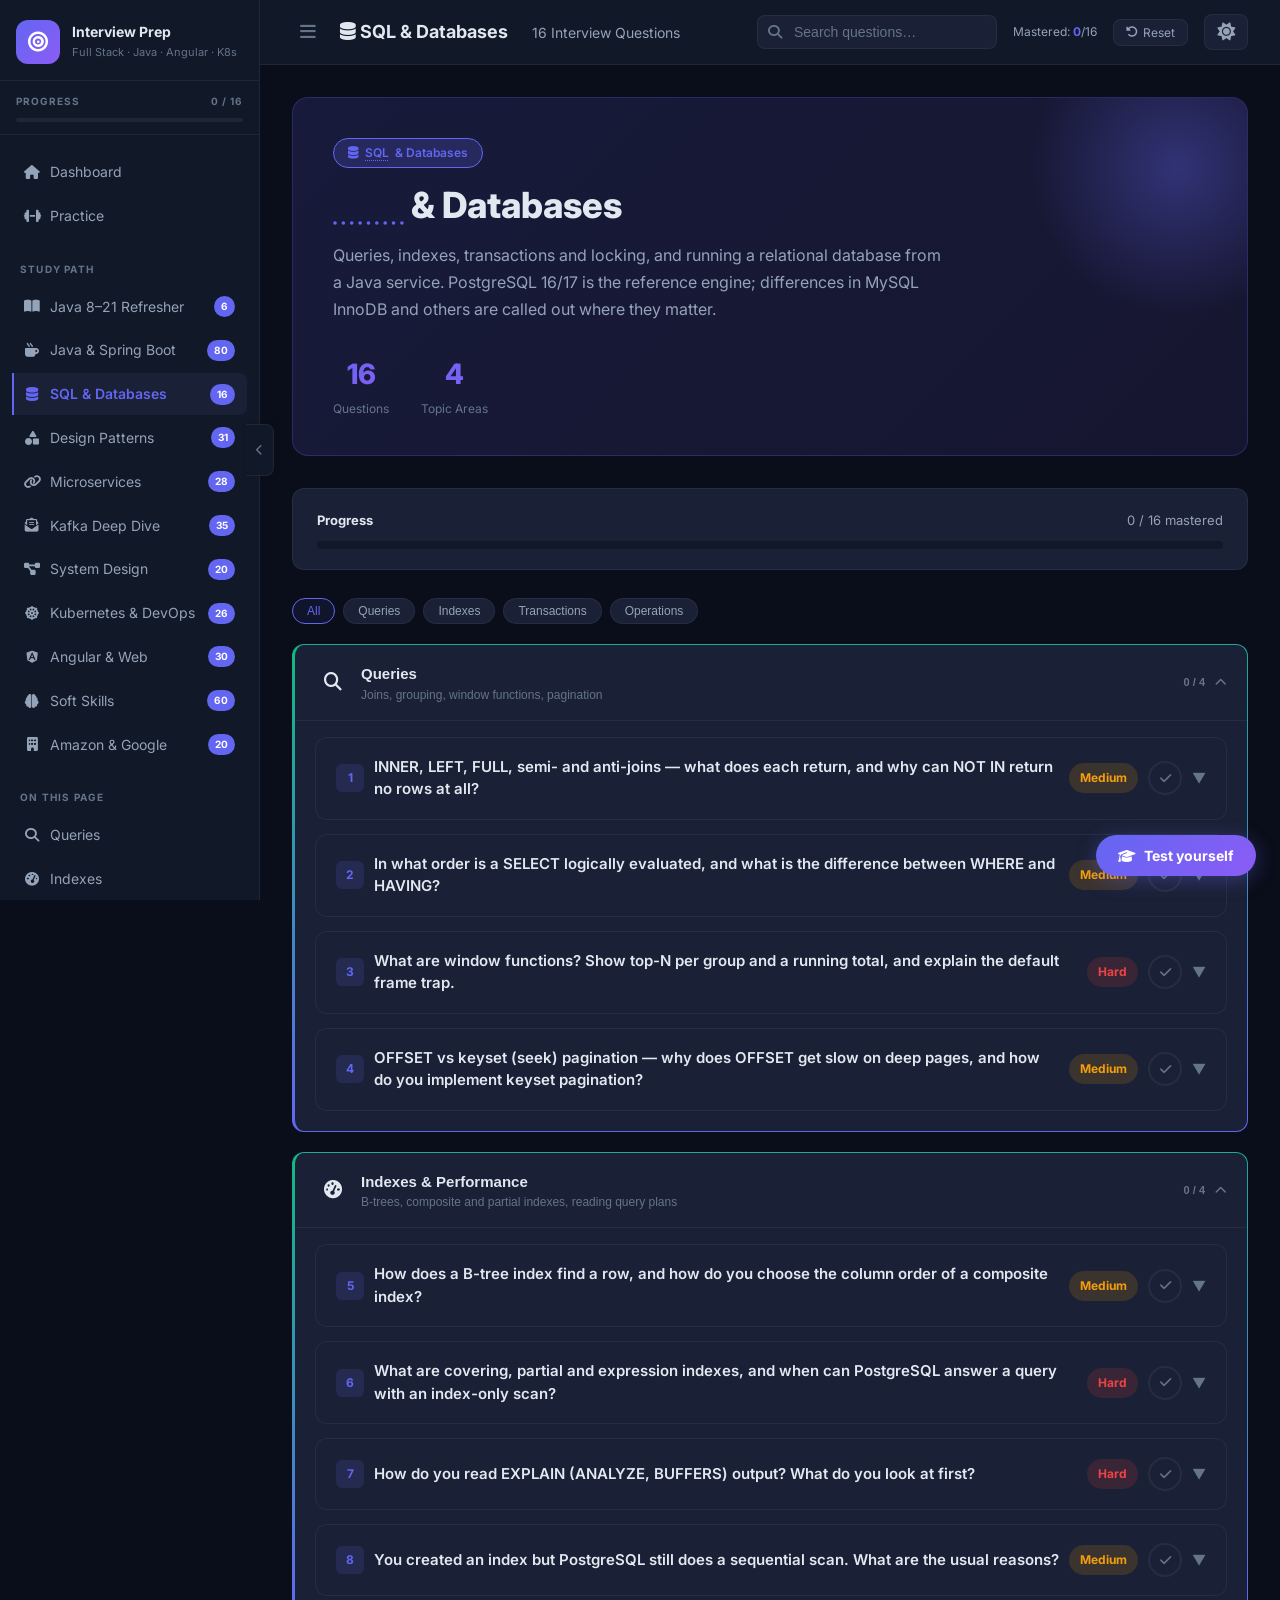
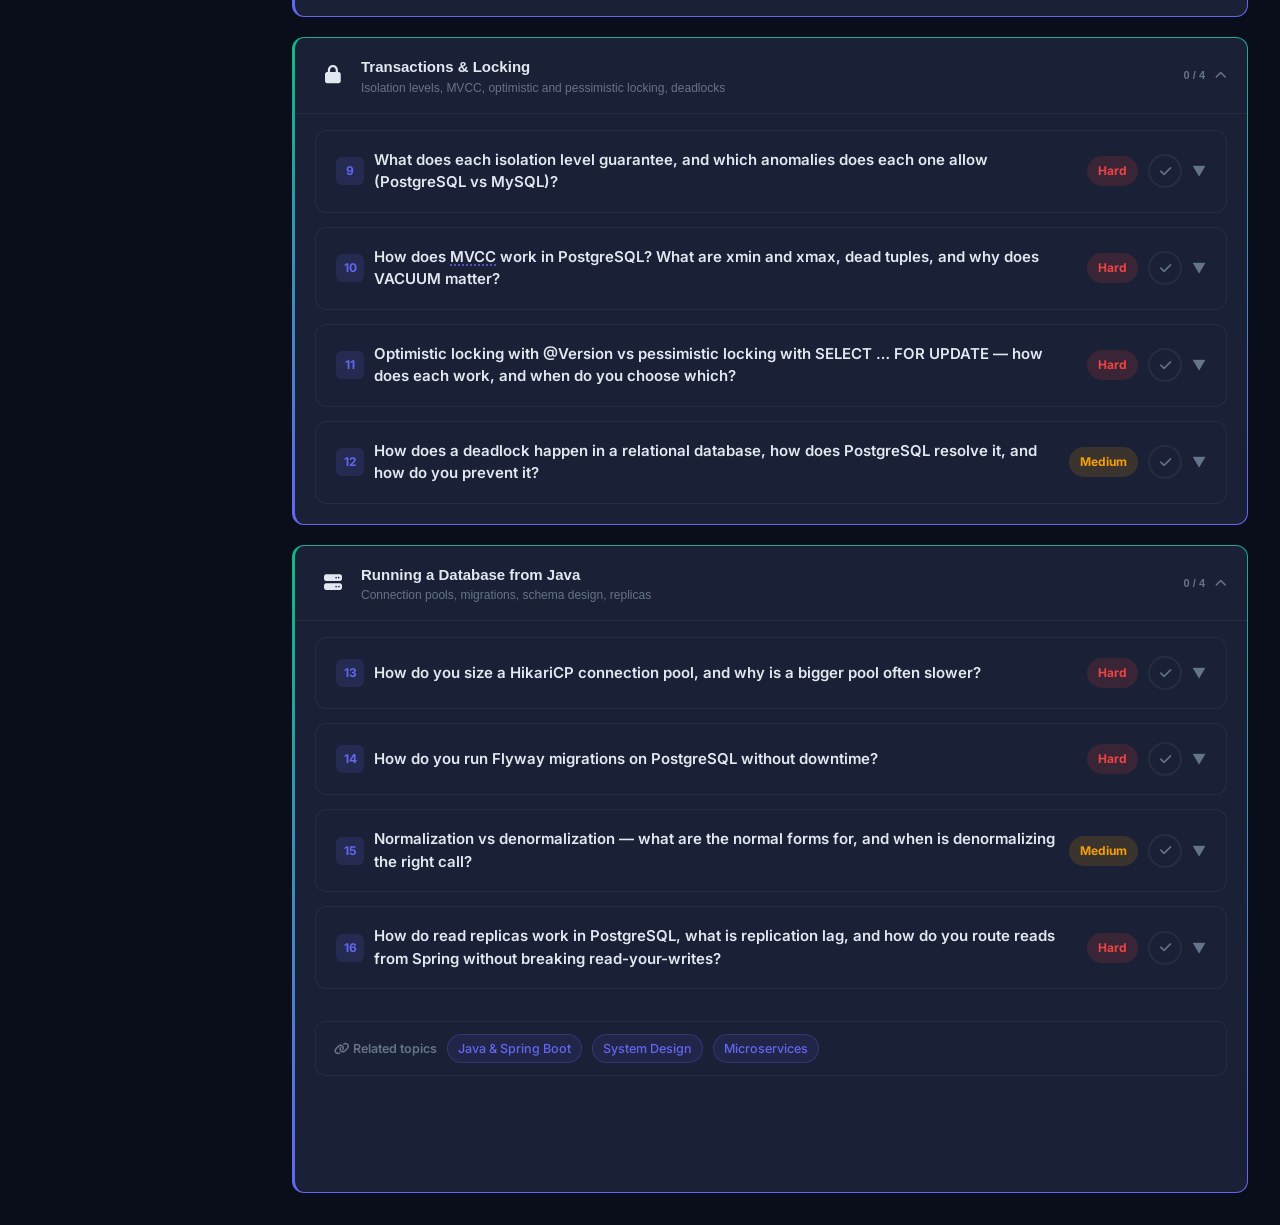
<file: sql-databases.html>
<!DOCTYPE html>
<html lang="en" data-theme="dark">
<head>
  <meta charset="UTF-8">
  <meta name="viewport" content="width=device-width, initial-scale=1.0">
  <title>SQL &amp; Databases — Interview Prep</title>
  <link rel="preconnect" href="https://fonts.googleapis.com">
  <link href="https://fonts.googleapis.com/css2?family=Inter:wght@400;500;600;700;800&family=JetBrains+Mono:wght@400;500&display=swap" rel="stylesheet">
  <link rel="stylesheet" href="css/styles.css?v=17">
  <link rel="stylesheet" href="https://cdnjs.cloudflare.com/ajax/libs/font-awesome/6.7.2/css/all.min.css">
</head>
<body>
<div class="layout">

  <aside class="sidebar"></aside>

  <div class="main">
    <div class="topbar">
      <button class="menu-toggle"><i class="fa-solid fa-bars"></i></button>
      <div class="topbar-title"><i class="fa-solid fa-database"></i> SQL &amp; Databases <span><span data-qcount></span> Interview Questions</span></div>
      <div class="search-box"><i class="fa-solid fa-magnifying-glass search-icon"></i><input id="searchInput" type="text" placeholder="Search questions…"></div>
      <button class="theme-toggle" id="themeToggle" onclick="toggleTheme()"><i class="fa-solid fa-sun"></i></button>
    </div>

    <div class="content">

      <div class="hero">
        <div class="hero-badge"><i class="fa-solid fa-database"></i> SQL &amp; Databases</div>
        <h1>SQL &amp; Databases</h1>
        <p>Queries, indexes, transactions and locking, and running a relational database from a Java service. PostgreSQL 16/17 is the reference engine; differences in MySQL InnoDB and others are called out where they matter.</p>
        <div class="hero-stats">
          <div class="hero-stat"><div class="num" data-qcount></div><div class="lbl">Questions</div></div>
          <div class="hero-stat"><div class="num" data-scount></div><div class="lbl">Topic Areas</div></div>
        </div>
      </div>

      <div class="progress-wrap">
        <div class="progress-label"><strong>Progress</strong><span id="progressLabel"></span></div>
        <div class="progress-bar"><div class="progress-fill" id="progressFill" style="width:0%"></div></div>
      </div>

      <div class="pillar-row">
        <button class="pillar-chip active" data-pillar="">All</button>
        <button class="pillar-chip" data-pillar="queries">Queries</button>
        <button class="pillar-chip" data-pillar="indexes">Indexes</button>
        <button class="pillar-chip" data-pillar="transactions">Transactions</button>
        <button class="pillar-chip" data-pillar="operations">Operations</button>
      </div>

      <!-- ════ QUERIES ════ -->
      <div class="section-header" id="queries" data-nav="Queries">
        <div class="section-icon chip-info"><i class="fa-solid fa-magnifying-glass"></i></div>
        <div><h2>Queries</h2><p>Joins, grouping, window functions, pagination</p></div>
      </div>

      <div class="qa-list">

        <div class="qa-card" data-pillar="queries" data-new>
          <div class="qa-question"><div class="qa-num">1</div><div class="qa-question-text">INNER, LEFT, FULL, semi- and anti-joins — what does each return, and why can NOT IN return no rows at all?</div><span class="qa-difficulty diff-medium">Medium</span><span class="qa-chevron">▼</span></div>
          <div class="qa-answer">
            <div class="table-wrap"><table>
              <thead><tr><th>Join</th><th>Returns</th><th>Typical use</th></tr></thead>
              <tbody>
                <tr><td><code>INNER JOIN</code></td><td>Only row pairs that match the <code>ON</code> condition</td><td>Orders with their customer</td></tr>
                <tr><td><code>LEFT JOIN</code></td><td>Every left row; right columns are <code>NULL</code> when nothing matches</td><td>Customers with their orders, including customers without any</td></tr>
                <tr><td><code>FULL JOIN</code></td><td>Every row of both sides, matched where possible</td><td>Reconciling two data sets (what is missing on either side)</td></tr>
                <tr><td><code>CROSS JOIN</code></td><td>Every combination (cartesian product)</td><td>Generating a calendar × product grid</td></tr>
                <tr><td>Semi-join (<code>EXISTS</code>)</td><td>Left rows that have at least one match, each row once</td><td>Customers who ordered something — no duplicates, unlike a join</td></tr>
                <tr><td>Anti-join (<code>NOT EXISTS</code>)</td><td>Left rows that have no match</td><td>Customers who never ordered</td></tr>
              </tbody>
            </table></div>
            <div class="code-block"><div class="code-header"><span class="code-lang">SQL</span><button class="copy-btn">Copy</button></div><pre><code><span class="cmt">-- Anti-join: customers without orders (safe with NULLs, planner turns it into a Hash Anti Join)</span>
<span class="kw">SELECT</span> c.id, c.name
<span class="kw">FROM</span> customer c
<span class="kw">WHERE</span> <span class="kw">NOT</span> <span class="kw">EXISTS</span> (<span class="kw">SELECT</span> <span class="num">1</span> <span class="kw">FROM</span> orders o <span class="kw">WHERE</span> o.customer_id = c.id);

<span class="cmt">-- Trap 1: NOT IN + one NULL in the subquery = zero rows</span>
<span class="kw">SELECT</span> id <span class="kw">FROM</span> customer
<span class="kw">WHERE</span> id <span class="kw">NOT</span> <span class="kw">IN</span> (<span class="kw">SELECT</span> customer_id <span class="kw">FROM</span> orders);   <span class="cmt">-- customer_id NULL anywhere -&gt; empty result</span>

<span class="cmt">-- Trap 2: filtering the right table in WHERE turns a LEFT JOIN into an INNER JOIN</span>
<span class="kw">SELECT</span> c.name, o.id
<span class="kw">FROM</span> customer c
<span class="kw">LEFT</span> <span class="kw">JOIN</span> orders o <span class="kw">ON</span> o.customer_id = c.id <span class="kw">AND</span> o.status = <span class="str">'PAID'</span>;   <span class="cmt">-- keep the filter in ON</span>
<span class="cmt">-- WHERE o.status = 'PAID'   would drop every customer without a paid order</span></code></pre></div>
            <p><strong>Why NOT IN fails:</strong> <code>x NOT IN (1, NULL)</code> means <code>x &lt;&gt; 1 AND x &lt;&gt; NULL</code>. The second comparison is <code>UNKNOWN</code>, so the whole predicate is never true. <code>NOT EXISTS</code> has no such problem, which is why it is the default for anti-joins.</p>
            <p><strong>Physically</strong>, PostgreSQL executes any logical join as a <em>Nested Loop</em> (small outer side plus an index on the inner side), a <em>Hash Join</em> (large unsorted inputs, equality only) or a <em>Merge Join</em> (both inputs already sorted). You choose the logical join; the planner chooses the algorithm from statistics.</p>
          </div>
        </div>

        <div class="qa-card" data-pillar="queries" data-new>
          <div class="qa-question"><div class="qa-num">2</div><div class="qa-question-text">In what order is a SELECT logically evaluated, and what is the difference between WHERE and HAVING?</div><span class="qa-difficulty diff-medium">Medium</span><span class="qa-chevron">▼</span></div>
          <div class="qa-answer">
            <p>Logical order (the planner may reorder physically, but the result must be as if it ran in this order):</p>
            <ol>
              <li><code>FROM</code> / <code>JOIN</code> — build the row set</li>
              <li><code>WHERE</code> — filter <em>rows</em> (no aggregates allowed, can use indexes)</li>
              <li><code>GROUP BY</code> — collapse rows into groups</li>
              <li><code>HAVING</code> — filter <em>groups</em> (aggregates allowed)</li>
              <li><code>SELECT</code> — compute expressions, then window functions</li>
              <li><code>DISTINCT</code> → <code>ORDER BY</code> → <code>LIMIT</code> / <code>OFFSET</code></li>
            </ol>
            <div class="code-block"><div class="code-header"><span class="code-lang">SQL</span><button class="copy-btn">Copy</button></div><pre><code><span class="kw">SELECT</span> customer_id,
       count(*)                                     <span class="kw">AS</span> orders,
       count(*) <span class="kw">FILTER</span> (<span class="kw">WHERE</span> status = <span class="str">'REFUNDED'</span>)  <span class="kw">AS</span> refunds,
       sum(total)                                   <span class="kw">AS</span> revenue
<span class="kw">FROM</span> orders
<span class="kw">WHERE</span> created_at &gt;= now() - <span class="kw">INTERVAL</span> <span class="str">'30 days'</span>   <span class="cmt">-- row filter, before grouping</span>
<span class="kw">GROUP</span> <span class="kw">BY</span> customer_id
<span class="kw">HAVING</span> sum(total) &gt; <span class="num">1000</span>                          <span class="cmt">-- group filter, after aggregation</span>
<span class="kw">ORDER</span> <span class="kw">BY</span> revenue <span class="kw">DESC</span>;                            <span class="cmt">-- the alias is visible here</span></code></pre></div>
            <ul>
              <li>Put every condition that does not need an aggregate in <code>WHERE</code>: fewer rows reach the grouping step and an index can help.</li>
              <li>This order explains the classic errors: a <code>SELECT</code> alias is not visible in <code>WHERE</code>, and a window function cannot be filtered in <code>WHERE</code> (wrap it in a subquery or CTE).</li>
              <li><code>count(*)</code> counts rows, <code>count(col)</code> counts non-NULL values, <code>count(DISTINCT col)</code> counts distinct non-NULL values.</li>
              <li>PostgreSQL lets you select other columns of a table when you <code>GROUP BY</code> its primary key (functional dependency); other engines may demand every column in the <code>GROUP BY</code>.</li>
            </ul>
          </div>
        </div>

        <div class="qa-card" data-pillar="queries" data-new>
          <div class="qa-question"><div class="qa-num">3</div><div class="qa-question-text">What are window functions? Show top-N per group and a running total, and explain the default frame trap.</div><span class="qa-difficulty diff-hard">Hard</span><span class="qa-chevron">▼</span></div>
          <div class="qa-answer">
            <p>A window function computes a value over a set of rows related to the current row <em>without collapsing them</em> (unlike <code>GROUP BY</code>). <code>PARTITION BY</code> splits the rows into groups, <code>ORDER BY</code> orders rows inside each partition, and the <em>frame</em> says which rows around the current one take part.</p>
            <div class="code-block"><div class="code-header"><span class="code-lang">SQL</span><button class="copy-btn">Copy</button></div><pre><code><span class="cmt">-- Top 3 orders per customer</span>
<span class="kw">SELECT</span> *
<span class="kw">FROM</span> (
  <span class="kw">SELECT</span> o.*,
         row_number() <span class="kw">OVER</span> (<span class="kw">PARTITION</span> <span class="kw">BY</span> customer_id <span class="kw">ORDER</span> <span class="kw">BY</span> total <span class="kw">DESC</span>) <span class="kw">AS</span> rn
  <span class="kw">FROM</span> orders o
) t
<span class="kw">WHERE</span> rn &lt;= <span class="num">3</span>;      <span class="cmt">-- filter outside: window functions run after WHERE</span>

<span class="cmt">-- Running total and change against the previous day</span>
<span class="kw">SELECT</span> day, revenue,
       sum(revenue) <span class="kw">OVER</span> (<span class="kw">ORDER</span> <span class="kw">BY</span> day <span class="kw">ROWS</span> <span class="kw">BETWEEN</span> <span class="kw">UNBOUNDED</span> <span class="kw">PRECEDING</span> <span class="kw">AND</span> <span class="kw">CURRENT</span> <span class="kw">ROW</span>) <span class="kw">AS</span> running,
       revenue - lag(revenue) <span class="kw">OVER</span> (<span class="kw">ORDER</span> <span class="kw">BY</span> day)                                        <span class="kw">AS</span> delta
<span class="kw">FROM</span> daily_revenue;</code></pre></div>
            <div class="table-wrap"><table>
              <thead><tr><th>Score</th><th>row_number()</th><th>rank()</th><th>dense_rank()</th></tr></thead>
              <tbody>
                <tr><td>100</td><td>1</td><td>1</td><td>1</td></tr>
                <tr><td>90</td><td>2</td><td>2</td><td>2</td></tr>
                <tr><td>90</td><td>3</td><td>2</td><td>2</td></tr>
                <tr><td>80</td><td>4</td><td>4</td><td>3</td></tr>
              </tbody>
            </table></div>
            <div class="callout warning"><span class="callout-icon"></span><div class="callout-body"><strong>Default frame trap:</strong> With an <code>ORDER BY</code> and no explicit frame, the frame is <code>RANGE BETWEEN UNBOUNDED PRECEDING AND CURRENT ROW</code>. <code>RANGE</code> includes all <em>peers</em> (rows with the same sort value), so two orders on the same day get the same "running" total. Write <code>ROWS BETWEEN …</code> when you mean row by row. The same default is why <code>last_value()</code> seems to return the current row.</div></div>
            <div class="callout tip"><span class="callout-icon"></span><div class="callout-body"><strong>Senior detail:</strong> For "top N per group" on a big table with an index on <code>(customer_id, total DESC)</code>, a <code>LATERAL</code> join with <code>LIMIT 3</code> per customer reads only 3 index entries per group, while <code>row_number()</code> numbers every row first.</div></div>
          </div>
        </div>

        <div class="qa-card" data-pillar="queries" data-new>
          <div class="qa-question"><div class="qa-num">4</div><div class="qa-question-text">OFFSET vs keyset (seek) pagination — why does OFFSET get slow on deep pages, and how do you implement keyset pagination?</div><span class="qa-difficulty diff-medium">Medium</span><span class="qa-chevron">▼</span></div>
          <div class="qa-answer">
            <p><code>LIMIT 20 OFFSET 100000</code> makes the database produce 100,020 rows and throw 100,000 away, so every page is slower than the one before. Rows inserted or deleted between two requests also shift the window, and the user sees duplicates or misses rows.</p>
            <p><strong>Keyset pagination</strong> remembers the sort key of the last row shown and asks for rows "after" it. With an index on the sort columns each page costs the same, no matter how deep.</p>
            <div class="code-block"><div class="code-header"><span class="code-lang">SQL</span><button class="copy-btn">Copy</button></div><pre><code><span class="kw">CREATE</span> <span class="kw">INDEX</span> orders_created_id_idx <span class="kw">ON</span> orders (created_at <span class="kw">DESC</span>, id <span class="kw">DESC</span>);

<span class="cmt">-- first page</span>
<span class="kw">SELECT</span> id, created_at, total <span class="kw">FROM</span> orders
<span class="kw">ORDER</span> <span class="kw">BY</span> created_at <span class="kw">DESC</span>, id <span class="kw">DESC</span>
<span class="kw">LIMIT</span> <span class="num">20</span>;

<span class="cmt">-- next page: pass the last row's (created_at, id) back as the cursor</span>
<span class="kw">SELECT</span> id, created_at, total <span class="kw">FROM</span> orders
<span class="kw">WHERE</span> (created_at, id) &lt; (:last_created_at, :last_id)   <span class="cmt">-- row-value comparison, uses the index</span>
<span class="kw">ORDER</span> <span class="kw">BY</span> created_at <span class="kw">DESC</span>, id <span class="kw">DESC</span>
<span class="kw">LIMIT</span> <span class="num">20</span>;</code></pre></div>
            <div class="code-block"><div class="code-header"><span class="code-lang">Java — Spring Data JPA (3.1+) scrolling API</span><button class="copy-btn">Copy</button></div><pre><code><span class="kw">interface</span> <span class="typ">OrderRepository</span> <span class="kw">extends</span> <span class="typ">JpaRepository</span>&lt;<span class="typ">Order</span>, <span class="typ">Long</span>&gt; {
    <span class="typ">Window</span>&lt;<span class="typ">Order</span>&gt; findFirst20ByOrderByCreatedAtDescIdDesc(<span class="typ">ScrollPosition</span> position);
}

<span class="typ">Window</span>&lt;<span class="typ">Order</span>&gt; page = repo.findFirst20ByOrderByCreatedAtDescIdDesc(<span class="typ">ScrollPosition</span>.keyset());
<span class="kw">if</span> (page.hasNext()) {
    <span class="typ">Window</span>&lt;<span class="typ">Order</span>&gt; next = repo.findFirst20ByOrderByCreatedAtDescIdDesc(page.positionAt(page.size() - <span class="num">1</span>));
}</code></pre></div>
            <div class="table-wrap"><table>
              <thead><tr><th></th><th>OFFSET</th><th>Keyset</th></tr></thead>
              <tbody>
                <tr><td>Cost of page N</td><td>Grows with N</td><td>Constant (index seek)</td></tr>
                <tr><td>Jump to page 57</td><td>Yes</td><td>No — only next / previous</td></tr>
                <tr><td>Stable under concurrent inserts</td><td>No</td><td>Yes</td></tr>
                <tr><td>Fits</td><td>Small admin tables</td><td>Feeds, infinite scroll, API cursors, batch exports</td></tr>
              </tbody>
            </table></div>
            <ul>
              <li>The sort key must be unique — add the primary key as a tie-breaker (<code>created_at, id</code>), otherwise rows with equal timestamps are skipped.</li>
              <li>The row-value comparison <code>(a, b) &lt; (x, y)</code> only works when all sort columns go in the same direction; mixed directions need the expanded form <code>a &lt; x OR (a = x AND b &gt; y)</code>.</li>
              <li>A total page count still needs <code>count(*)</code>, which is a full scan on large PostgreSQL tables — many APIs drop it and return only "has next".</li>
            </ul>
            <p><a class="deep-dive" href="java-spring.html#spring-mvc">Deep dive: Pageable and sorting in Spring Data on the Java &amp; Spring page <i class="fa-solid fa-arrow-right"></i></a></p>
          </div>
        </div>

      </div>

      <!-- ════ INDEXES ════ -->
      <div class="section-header" id="indexes" data-nav="Indexes">
        <div class="section-icon chip-warning"><i class="fa-solid fa-gauge-high"></i></div>
        <div><h2>Indexes &amp; Performance</h2><p>B-trees, composite and partial indexes, reading query plans</p></div>
      </div>

      <div class="qa-list">

        <div class="qa-card" data-pillar="indexes" data-new>
          <div class="qa-question"><div class="qa-num">5</div><div class="qa-question-text">How does a B-tree index find a row, and how do you choose the column order of a composite index?</div><span class="qa-difficulty diff-medium">Medium</span><span class="qa-chevron">▼</span></div>
          <div class="qa-answer">
            <p>A B-tree is a balanced tree of fixed-size pages (8 kB in PostgreSQL). Each inner page holds hundreds of keys, so even hundreds of millions of rows need only 3–4 levels. Leaf pages hold the sorted keys plus a pointer to the row (in PostgreSQL the <code>ctid</code>, a physical address in the table heap), and leaves are linked to their neighbours, which makes range scans and <code>ORDER BY</code> cheap.</p>
            <div class="pat-svg">
              <svg viewBox="0 0 760 300" xmlns="http://www.w3.org/2000/svg" font-family="Inter,sans-serif">
                <defs><marker id="btArr" viewBox="0 0 10 10" refX="9" refY="5" markerWidth="6" markerHeight="6" orient="auto"><path d="M0,1 L9,5 L0,9 Z" fill="#f59e0b"/></marker>
                <marker id="btLink" viewBox="0 0 10 10" refX="9" refY="5" markerWidth="6" markerHeight="6" orient="auto"><path d="M0,1 L9,5 L0,9 Z" fill="#475569"/></marker></defs>
                <text x="300" y="43" text-anchor="end" fill="#94a3b8" font-size="12">Root page</text>
                <rect x="310" y="20" width="140" height="36" rx="5" fill="#1e2d45" stroke="#6366f1" stroke-width="1.5"/>
                <text x="380" y="43" text-anchor="middle" fill="#e2e8f0" font-size="13" font-weight="700">40 | 80</text>
                <line x1="330" y1="56" x2="140" y2="100" stroke="#475569" stroke-width="1.5"/>
                <line x1="380" y1="56" x2="380" y2="100" stroke="#f59e0b" stroke-width="2" marker-end="url(#btArr)"/>
                <line x1="430" y1="56" x2="620" y2="100" stroke="#475569" stroke-width="1.5"/>
                <rect x="60" y="100" width="140" height="36" rx="5" fill="#1e2d45" stroke="#6366f1" stroke-width="1.5"/>
                <text x="130" y="123" text-anchor="middle" fill="#e2e8f0" font-size="13">10 | 25</text>
                <rect x="310" y="100" width="140" height="36" rx="5" fill="#1e2d45" stroke="#f59e0b" stroke-width="2"/>
                <text x="380" y="123" text-anchor="middle" fill="#e2e8f0" font-size="13">50 | 65</text>
                <rect x="560" y="100" width="140" height="36" rx="5" fill="#1e2d45" stroke="#6366f1" stroke-width="1.5"/>
                <text x="630" y="123" text-anchor="middle" fill="#e2e8f0" font-size="13">90 | 120</text>
                <line x1="110" y1="136" x2="80" y2="190" stroke="#475569" stroke-width="1.5"/>
                <line x1="340" y1="136" x2="235" y2="190" stroke="#475569" stroke-width="1.5"/>
                <line x1="380" y1="136" x2="380" y2="190" stroke="#f59e0b" stroke-width="2" marker-end="url(#btArr)"/>
                <line x1="420" y1="136" x2="525" y2="190" stroke="#475569" stroke-width="1.5"/>
                <line x1="650" y1="136" x2="680" y2="190" stroke="#475569" stroke-width="1.5"/>
                <rect x="20" y="190" width="120" height="36" rx="5" fill="#101528" stroke="#10b981" stroke-width="1.5"/>
                <text x="80" y="213" text-anchor="middle" fill="#e2e8f0" font-size="12">… 31 · 38</text>
                <rect x="170" y="190" width="120" height="36" rx="5" fill="#101528" stroke="#10b981" stroke-width="1.5"/>
                <text x="230" y="213" text-anchor="middle" fill="#e2e8f0" font-size="12">41 · 44 · 48</text>
                <rect x="320" y="190" width="120" height="36" rx="5" fill="#101528" stroke="#f59e0b" stroke-width="2"/>
                <text x="380" y="213" text-anchor="middle" fill="#e2e8f0" font-size="12" font-weight="700">50 · 55 · 57</text>
                <rect x="470" y="190" width="120" height="36" rx="5" fill="#101528" stroke="#10b981" stroke-width="1.5"/>
                <text x="530" y="213" text-anchor="middle" fill="#e2e8f0" font-size="12">65 · 70 · 79</text>
                <rect x="620" y="190" width="120" height="36" rx="5" fill="#101528" stroke="#10b981" stroke-width="1.5"/>
                <text x="680" y="213" text-anchor="middle" fill="#e2e8f0" font-size="12">90 · 104 …</text>
                <line x1="141" y1="208" x2="168" y2="208" stroke="#475569" stroke-width="1.5" marker-end="url(#btLink)"/>
                <line x1="291" y1="208" x2="318" y2="208" stroke="#475569" stroke-width="1.5" marker-end="url(#btLink)"/>
                <line x1="441" y1="208" x2="468" y2="208" stroke="#475569" stroke-width="1.5" marker-end="url(#btLink)"/>
                <line x1="591" y1="208" x2="618" y2="208" stroke="#475569" stroke-width="1.5" marker-end="url(#btLink)"/>
                <line x1="380" y1="226" x2="380" y2="254" stroke="#f59e0b" stroke-width="2" marker-end="url(#btArr)"/>
                <rect x="310" y="256" width="140" height="32" rx="5" fill="#1a1535" stroke="#8b5cf6" stroke-width="1.5"/>
                <text x="380" y="277" text-anchor="middle" fill="#e2e8f0" font-size="12">heap row (ctid)</text>
                <text x="480" y="266" fill="#f59e0b" font-size="12">WHERE id = 57: 4 page reads</text>
                <text x="480" y="284" fill="#94a3b8" font-size="12">Range scan: follow leaf links →</text>
              </svg>
            </div>
            <p><strong>Composite index <code>(a, b, c)</code></strong> is sorted by <code>a</code>, then <code>b</code> inside equal <code>a</code>, then <code>c</code>. It can be used like a phone book sorted by last name, then first name:</p>
            <ul>
              <li>Efficient: <code>a = ?</code>; <code>a = ? AND b = ?</code>; <code>a = ? AND b &gt; ?</code>; <code>a = ? ORDER BY b</code>.</li>
              <li>Not efficient: <code>b = ?</code> alone — there is no sorted entry point. (PostgreSQL 18 added B-tree <em>skip scan</em>, which helps when <code>a</code> has few distinct values; on 16/17 plan for the leading column.)</li>
              <li>A range condition on a column stops later columns from narrowing the search: in <code>a = ? AND b &gt; ? AND c = ?</code> the <code>c</code> condition is checked inside the scanned range, not used to seek.</li>
            </ul>
            <p><strong>Rule of thumb:</strong> equality columns first, then the column you sort by or filter with a range. Among the equality columns, prefer the order that lets other queries reuse the prefix — one index <code>(tenant_id, status, created_at)</code> can serve several queries.</p>
            <div class="code-block"><div class="code-header"><span class="code-lang">SQL</span><button class="copy-btn">Copy</button></div><pre><code><span class="cmt">-- serves: WHERE customer_id = ? ORDER BY created_at DESC LIMIT 20</span>
<span class="kw">CREATE</span> <span class="kw">INDEX</span> <span class="kw">CONCURRENTLY</span> orders_customer_created_idx <span class="kw">ON</span> orders (customer_id, created_at);</code></pre></div>
            <div class="callout info"><span class="callout-icon"></span><div class="callout-body"><strong>PostgreSQL vs MySQL InnoDB:</strong> A PostgreSQL table is a heap and every index points into it. InnoDB stores the table <em>inside</em> the primary-key B-tree (clustered index) and secondary indexes store the primary key, so a secondary lookup is two tree walks and a long random primary key (UUIDv4) bloats every index and splits pages. Either way every extra index slows inserts and updates — index for the queries you actually run.</div></div>
          </div>
        </div>

        <div class="qa-card" data-pillar="indexes" data-new>
          <div class="qa-question"><div class="qa-num">6</div><div class="qa-question-text">What are covering, partial and expression indexes, and when can PostgreSQL answer a query with an index-only scan?</div><span class="qa-difficulty diff-hard">Hard</span><span class="qa-chevron">▼</span></div>
          <div class="qa-answer">
            <div class="table-wrap"><table>
              <thead><tr><th>Index</th><th>What it does</th><th>Example</th></tr></thead>
              <tbody>
                <tr><td>Covering (<code>INCLUDE</code>, PG 11+)</td><td>Stores extra non-key columns in the leaves so the query never visits the table</td><td><code>(customer_id) INCLUDE (status, total)</code></td></tr>
                <tr><td>Partial</td><td>Indexes only rows matching a predicate — small and hot</td><td><code>(created_at) WHERE status = 'PENDING'</code></td></tr>
                <tr><td>Partial unique</td><td>Uniqueness for a subset of rows</td><td>unique <code>email</code> among non-deleted users</td></tr>
                <tr><td>Expression</td><td>Indexes a computed value; the query must use the same expression</td><td><code>(lower(email))</code></td></tr>
                <tr><td>GIN</td><td>Many keys per row</td><td><code>jsonb</code>, arrays, full-text, <code>pg_trgm</code> for <code>LIKE '%x%'</code></td></tr>
                <tr><td>BRIN</td><td>Tiny summary per block range</td><td>Append-only time series sorted by insert time</td></tr>
              </tbody>
            </table></div>
            <div class="code-block"><div class="code-header"><span class="code-lang">SQL</span><button class="copy-btn">Copy</button></div><pre><code><span class="kw">CREATE</span> <span class="kw">INDEX</span> orders_pending_idx <span class="kw">ON</span> orders (created_at) <span class="kw">WHERE</span> status = <span class="str">'PENDING'</span>;
<span class="cmt">-- used by:      WHERE status = 'PENDING' AND created_at &lt; now() - INTERVAL '1 hour'</span>
<span class="cmt">-- not used by:  WHERE status = :status   (the planner cannot prove :status = 'PENDING' for a generic plan)</span>

<span class="kw">CREATE</span> <span class="kw">UNIQUE</span> <span class="kw">INDEX</span> users_email_live_uq <span class="kw">ON</span> users (lower(email)) <span class="kw">WHERE</span> deleted_at <span class="kw">IS</span> <span class="kw">NULL</span>;

<span class="kw">CREATE</span> <span class="kw">INDEX</span> orders_customer_cov_idx <span class="kw">ON</span> orders (customer_id) <span class="kw">INCLUDE</span> (status, total);
<span class="kw">EXPLAIN</span> (<span class="kw">ANALYZE</span>) <span class="kw">SELECT</span> status, total <span class="kw">FROM</span> orders <span class="kw">WHERE</span> customer_id = <span class="num">42</span>;
<span class="cmt">--  Index Only Scan using orders_customer_cov_idx on orders ...</span>
<span class="cmt">--    Heap Fetches: 0        &lt;- every page was all-visible, the heap was never touched</span></code></pre></div>
            <p><strong>Index-only scan</strong> needs two things: every column the query uses is in the index, and the table page is marked <em>all-visible</em> in the visibility map. Because of MVCC the index does not know whether a row version is visible to your snapshot; only pages that <code>VACUUM</code> has marked all-visible can skip the heap. A table with lots of recent updates and lagging autovacuum shows a high <code>Heap Fetches</code> count and loses the benefit.</p>
          </div>
        </div>

        <div class="qa-card" data-pillar="indexes" data-new>
          <div class="qa-question"><div class="qa-num">7</div><div class="qa-question-text">How do you read EXPLAIN (ANALYZE, BUFFERS) output? What do you look at first?</div><span class="qa-difficulty diff-hard">Hard</span><span class="qa-chevron">▼</span></div>
          <div class="qa-answer">
            <div class="code-block"><div class="code-header"><span class="code-lang">Text — EXPLAIN (ANALYZE, BUFFERS) output</span><button class="copy-btn">Copy</button></div><pre><code>EXPLAIN (ANALYZE, BUFFERS)
SELECT * FROM orders WHERE customer_id = 42 ORDER BY created_at DESC LIMIT 20;

Limit  (cost=0.43..18.61 rows=20 width=64) (actual time=0.041..0.093 rows=20 loops=1)
  Buffers: shared hit=24
  -&gt;  Index Scan Backward using orders_customer_created_idx on orders  (cost=0.43..905.12 rows=996 width=64) (actual time=0.039..0.088 rows=20 loops=1)
        Index Cond: (customer_id = 42)
        Buffers: shared hit=24
Planning Time: 0.180 ms
Execution Time: 0.118 ms</code></pre></div>
            <ul>
              <li><strong>Read inside-out</strong>: the most indented node runs first and feeds its parent.</li>
              <li><strong>cost=</strong> is the planner's estimate in arbitrary units (startup..total); <strong>actual time=</strong> is milliseconds <em>per loop</em>. Multiply time and rows by <code>loops</code> — a cheap inner node with <code>loops=50000</code> is the real problem.</li>
              <li><strong>Estimated vs actual rows</strong> is the first thing to compare. Off by 10× or more → stale or missing statistics (<code>ANALYZE</code>), or correlated columns the planner treats as independent (<code>CREATE STATISTICS</code>). Bad estimates cause bad join choices.</li>
              <li><strong>Rows Removed by Filter</strong> large compared to rows returned → the filter is applied after reading; an index on that column may help.</li>
              <li><strong>Sort Method: external merge Disk</strong> → the sort spilled to disk; raise <code>work_mem</code> for that query or avoid the sort with an index.</li>
              <li><strong>Buffers</strong>: <code>shared hit</code> came from cache, <code>read</code> from disk/OS cache. A query that is fast only when the cache is warm shows many <code>read</code>s on the first run.</li>
              <li>Node names: <em>Seq Scan</em>, <em>Index Scan</em>, <em>Index Only Scan</em>, <em>Bitmap Heap Scan</em> (many matching rows, read in physical order); <em>Nested Loop</em>, <em>Hash Join</em>, <em>Merge Join</em>.</li>
            </ul>
            <div class="callout danger"><span class="callout-icon"></span><div class="callout-body"><strong>ANALYZE runs the statement:</strong> <code>EXPLAIN ANALYZE</code> really executes the query. For <code>UPDATE</code>/<code>DELETE</code>, wrap it: <code>BEGIN; EXPLAIN ANALYZE UPDATE …; ROLLBACK;</code></div></div>
            <div class="callout tip"><span class="callout-icon"></span><div class="callout-body"><strong>Finding the query in production:</strong> Enable <code>pg_stat_statements</code> to rank queries by total time, and <code>auto_explain</code> (with <code>log_min_duration</code>) to log plans of slow statements as they actually ran with production data and parameters.</div></div>
          </div>
        </div>

        <div class="qa-card" data-pillar="indexes" data-new>
          <div class="qa-question"><div class="qa-num">8</div><div class="qa-question-text">You created an index but PostgreSQL still does a sequential scan. What are the usual reasons?</div><span class="qa-difficulty diff-medium">Medium</span><span class="qa-chevron">▼</span></div>
          <div class="qa-answer">
            <div class="table-wrap"><table>
              <thead><tr><th>Cause</th><th>Example</th><th>Fix</th></tr></thead>
              <tbody>
                <tr><td>Function or cast on the column</td><td><code>WHERE lower(email) = ?</code>, <code>WHERE created_at::date = ?</code></td><td>Expression index, or rewrite as a range: <code>created_at &gt;= :d AND created_at &lt; :d + 1</code></td></tr>
                <tr><td>Type mismatch forces a cast on the column</td><td><code>bigint</code> column compared with a <code>numeric</code> parameter</td><td>Bind the parameter with the column's type</td></tr>
                <tr><td>Leading wildcard</td><td><code>LIKE '%son'</code></td><td><code>pg_trgm</code> GIN index or full-text search</td></tr>
                <tr><td>Prefix <code>LIKE</code> with a non-C collation</td><td><code>LIKE 'abc%'</code> on a plain index</td><td>Index with <code>text_pattern_ops</code> (or a C collation)</td></tr>
                <tr><td>Low selectivity</td><td><code>WHERE active = true</code> matching 70% of rows</td><td>Nothing — a seq scan is cheaper; a partial index for the rare value</td></tr>
                <tr><td>Leading column missing</td><td>Index <code>(a, b)</code>, query <code>WHERE b = ?</code></td><td>Index with <code>b</code> first, or reorder</td></tr>
                <tr><td>Stale statistics</td><td>Table grew 100× since the last <code>ANALYZE</code></td><td><code>ANALYZE orders;</code>, tune autovacuum/analyze thresholds</td></tr>
                <tr><td>Tiny table</td><td>A few pages</td><td>Nothing — reading 3 pages beats an index walk</td></tr>
                <tr><td>Generic plan for a prepared statement</td><td>Skewed column, plan chosen without the real value</td><td>Check with <code>EXPLAIN EXECUTE</code>; <code>plan_cache_mode = force_custom_plan</code> for that query</td></tr>
              </tbody>
            </table></div>
            <p><strong>The prepared-statement case matters for Java</strong>: the PostgreSQL JDBC driver switches to a server-side prepared statement after <code>prepareThreshold</code> executions (default 5), and PostgreSQL may then switch to a generic plan that does not look at the actual parameter value. A query that is fast in <code>psql</code> with a literal but slow from the application is often this.</p>
            <div class="code-block"><div class="code-header"><span class="code-lang">SQL</span><button class="copy-btn">Copy</button></div><pre><code><span class="cmt">-- Diagnose in your own session only: is the index usable at all?</span>
<span class="kw">SET</span> enable_seqscan = off;
<span class="kw">EXPLAIN</span> <span class="kw">SELECT</span> * <span class="kw">FROM</span> orders <span class="kw">WHERE</span> lower(email) = <span class="str">'a@b.com'</span>;
RESET enable_seqscan;</code></pre></div>
          </div>
        </div>

      </div>

      <!-- ════ TRANSACTIONS ════ -->
      <div class="section-header" id="transactions" data-nav="Transactions">
        <div class="section-icon chip-success"><i class="fa-solid fa-lock"></i></div>
        <div><h2>Transactions &amp; Locking</h2><p>Isolation levels, MVCC, optimistic and pessimistic locking, deadlocks</p></div>
      </div>

      <div class="qa-list">

        <div class="qa-card" data-pillar="transactions" data-new>
          <div class="qa-question"><div class="qa-num">9</div><div class="qa-question-text">What does each isolation level guarantee, and which anomalies does each one allow (PostgreSQL vs MySQL)?</div><span class="qa-difficulty diff-hard">Hard</span><span class="qa-chevron">▼</span></div>
          <div class="qa-answer">
            <p>ACID's <strong>I</strong> is a dial, not a switch: weaker levels allow more anomalies and give more concurrency. The anomalies:</p>
            <ul>
              <li><strong>Dirty read</strong> — you read another transaction's uncommitted change.</li>
              <li><strong>Non-repeatable read</strong> — you read the same row twice and get different values because someone committed in between.</li>
              <li><strong>Phantom</strong> — the same <code>WHERE</code> returns a different set of rows the second time.</li>
              <li><strong>Lost update</strong> — two transactions read a value, both write back a value computed from it, one write disappears.</li>
              <li><strong>Write skew</strong> — two transactions read an overlapping set, each updates a <em>different</em> row, together they break a rule (two doctors both go off call because each saw the other on call).</li>
            </ul>
            <div class="table-wrap"><table>
              <thead><tr><th>Level (PostgreSQL)</th><th>Dirty read</th><th>Non-repeatable read</th><th>Phantom</th><th>Lost update</th><th>Write skew</th></tr></thead>
              <tbody>
                <tr><td><strong>Read Uncommitted</strong> — behaves as Read Committed in PG</td><td>Prevented</td><td>Possible</td><td>Possible</td><td>Possible</td><td>Possible</td></tr>
                <tr><td><strong>Read Committed</strong> — PG default; new snapshot per statement</td><td>Prevented</td><td>Possible</td><td>Possible</td><td>Possible (read-modify-write in app code)</td><td>Possible</td></tr>
                <tr><td><strong>Repeatable Read</strong> — snapshot isolation; one snapshot per transaction</td><td>Prevented</td><td>Prevented</td><td>Prevented in PG (the SQL standard allows it)</td><td>Prevented — the second writer gets error 40001</td><td>Possible</td></tr>
                <tr><td><strong>Serializable</strong> — Serializable Snapshot Isolation (SSI)</td><td>Prevented</td><td>Prevented</td><td>Prevented</td><td>Prevented</td><td>Prevented — one transaction gets error 40001</td></tr>
              </tbody>
            </table></div>
            <p><strong>Defaults differ per engine:</strong> PostgreSQL, Oracle and SQL Server use Read Committed; MySQL InnoDB uses Repeatable Read. Same Java code, different behaviour.</p>
            <ul>
              <li><strong>MySQL InnoDB Repeatable Read</strong>: plain <code>SELECT</code>s read a snapshot, but <code>UPDATE</code>, <code>DELETE</code> and <code>SELECT … FOR UPDATE</code> read the latest committed row and take next-key (gap) locks, which block inserts into the scanned range. InnoDB does not raise an error for a lost update in a read-modify-write — it silently uses the latest value. Gap locks also make InnoDB deadlocks more common.</li>
              <li><strong>Oracle</strong> has no Repeatable Read; its Serializable is snapshot isolation (write skew still possible).</li>
              <li><strong>In PostgreSQL Read Committed</strong>, a single statement <code>UPDATE account SET balance = balance - 100 WHERE id = 1</code> is safe: the update re-checks the newest row version. The lost update happens when Java reads the balance, computes, and writes it back — fix with a single atomic <code>UPDATE</code>, <code>@Version</code>, or <code>SELECT … FOR UPDATE</code>.</li>
            </ul>
            <div class="callout warning"><span class="callout-icon"></span><div class="callout-body"><strong>Serializable means retries:</strong> At Repeatable Read and Serializable PostgreSQL aborts instead of blocking: <code>ERROR: could not serialize access</code> (SQLSTATE <code>40001</code>). The application must retry the <em>whole</em> transaction, so these levels only work with a retry loop around the transactional method.</div></div>
            <p><a class="deep-dive" href="java-spring.html#spring-core">Deep dive: @Transactional propagation and isolation in Spring on the Java &amp; Spring page <i class="fa-solid fa-arrow-right"></i></a></p>
            <p><a class="deep-dive" href="system-design.html#databases">Deep dive: ACID vs BASE and eventual consistency on the System Design page <i class="fa-solid fa-arrow-right"></i></a></p>
          </div>
        </div>

        <div class="qa-card" data-pillar="transactions" data-new>
          <div class="qa-question"><div class="qa-num">10</div><div class="qa-question-text">How does MVCC work in PostgreSQL? What are xmin and xmax, dead tuples, and why does VACUUM matter?</div><span class="qa-difficulty diff-hard">Hard</span><span class="qa-chevron">▼</span></div>
          <div class="qa-answer">
            <p>PostgreSQL never overwrites a row in place. Every row version (tuple) carries <code>xmin</code> (the transaction that created it) and <code>xmax</code> (the transaction that deleted or replaced it, 0 if none). An <code>UPDATE</code> writes a new version and sets <code>xmax</code> on the old one; a <code>DELETE</code> only sets <code>xmax</code>. Each statement (Read Committed) or transaction (Repeatable Read and above) works with a <em>snapshot</em> that says which transaction IDs count as committed, and sees only the versions visible to that snapshot.</p>
            <div class="pat-svg">
              <svg viewBox="0 0 720 255" xmlns="http://www.w3.org/2000/svg" font-family="Inter,sans-serif">
                <defs><marker id="mvArr" viewBox="0 0 10 10" refX="9" refY="5" markerWidth="6" markerHeight="6" orient="auto"><path d="M0,1 L9,5 L0,9 Z" fill="#94a3b8"/></marker></defs>
                <text x="360" y="22" text-anchor="middle" fill="#e2e8f0" font-size="12">Transaction 105 runs: UPDATE accounts SET balance = 400 WHERE id = 1</text>
                <rect x="200" y="40" width="320" height="150" rx="6" fill="none" stroke="#475569" stroke-width="1.5" stroke-dasharray="5,4"/>
                <text x="212" y="58" fill="#94a3b8" font-size="11">heap page of accounts</text>
                <rect x="220" y="70" width="280" height="44" rx="5" fill="#101528" stroke="#f59e0b" stroke-width="1.5"/>
                <text x="232" y="88" fill="#e2e8f0" font-size="12" font-family="JetBrains Mono,monospace">v1  xmin=100  xmax=105</text>
                <text x="232" y="106" fill="#94a3b8" font-size="11">balance 500 — dead once 105 commits</text>
                <line x1="470" y1="114" x2="470" y2="128" stroke="#94a3b8" stroke-width="1.5" marker-end="url(#mvArr)"/>
                <rect x="220" y="130" width="280" height="44" rx="5" fill="#101528" stroke="#10b981" stroke-width="1.5"/>
                <text x="232" y="148" fill="#e2e8f0" font-size="12" font-family="JetBrains Mono,monospace">v2  xmin=105  xmax=0</text>
                <text x="232" y="166" fill="#94a3b8" font-size="11">balance 400 — the live version</text>
                <rect x="20" y="70" width="150" height="44" rx="5" fill="#1e2d45" stroke="#6366f1" stroke-width="1.5"/>
                <text x="32" y="88" fill="#e2e8f0" font-size="12" font-weight="700">Reader Tx 103</text>
                <text x="32" y="106" fill="#94a3b8" font-size="11">snapshot before 105</text>
                <line x1="170" y1="92" x2="218" y2="92" stroke="#94a3b8" stroke-width="1.5" marker-end="url(#mvArr)"/>
                <rect x="550" y="130" width="150" height="44" rx="5" fill="#1e2d45" stroke="#6366f1" stroke-width="1.5"/>
                <text x="562" y="148" fill="#e2e8f0" font-size="12" font-weight="700">Reader Tx 110</text>
                <text x="562" y="166" fill="#94a3b8" font-size="11">snapshot after 105</text>
                <line x1="550" y1="152" x2="502" y2="152" stroke="#94a3b8" stroke-width="1.5" marker-end="url(#mvArr)"/>
                <text x="360" y="215" text-anchor="middle" fill="#f59e0b" font-size="12">VACUUM may remove v1 only when no running snapshot can still see it</text>
                <text x="360" y="238" text-anchor="middle" fill="#94a3b8" font-size="12">A transaction left open for hours keeps every dead version alive: table and index bloat</text>
              </svg>
            </div>
            <ul>
              <li><strong>Readers never block writers and writers never block readers.</strong> Two writers on the <em>same row</em> still block each other: the second waits for the first to commit or roll back.</li>
              <li><strong>Dead tuples</strong> are versions no snapshot can see any more. <code>VACUUM</code> (normally autovacuum) marks their space reusable and updates the visibility map; it does not shrink the file. <code>VACUUM FULL</code> rewrites the table under an exclusive lock — avoid it on a live system (use <code>pg_repack</code>).</li>
              <li><strong>HOT updates</strong>: if no indexed column changes and the page has free space, the new version stays on the same page and no index entry is written. Another reason not to index every column.</li>
              <li><strong>Long transactions are the enemy</strong>: an <code>idle in transaction</code> session holds back the cleanup horizon for the whole database. Set <code>idle_in_transaction_session_timeout</code> and keep transactions short.</li>
              <li><strong>Transaction ID wraparound</strong>: transaction IDs are 32-bit, so old rows must be <em>frozen</em> by vacuum; autovacuum forces an anti-wraparound vacuum on tables that get close.</li>
            </ul>
            <div class="code-block"><div class="code-header"><span class="code-lang">SQL</span><button class="copy-btn">Copy</button></div><pre><code><span class="kw">SELECT</span> xmin, xmax, ctid, * <span class="kw">FROM</span> accounts <span class="kw">WHERE</span> id = <span class="num">1</span>;

<span class="cmt">-- tables with the most dead tuples</span>
<span class="kw">SELECT</span> relname, n_live_tup, n_dead_tup, last_autovacuum
<span class="kw">FROM</span> pg_stat_user_tables <span class="kw">ORDER</span> <span class="kw">BY</span> n_dead_tup <span class="kw">DESC</span> <span class="kw">LIMIT</span> <span class="num">10</span>;

<span class="cmt">-- sessions that block cleanup</span>
<span class="kw">SELECT</span> pid, state, xact_start, left(query, <span class="num">60</span>)
<span class="kw">FROM</span> pg_stat_activity <span class="kw">WHERE</span> state = <span class="str">'idle in transaction'</span> <span class="kw">ORDER</span> <span class="kw">BY</span> xact_start;</code></pre></div>
            <div class="callout info"><span class="callout-icon"></span><div class="callout-body"><strong>MySQL InnoDB:</strong> InnoDB updates the row in place and keeps the old versions in the <em>undo log</em>; a purge thread removes them. Same idea (snapshots, long transactions cause growth), different storage — there is no VACUUM, but a long transaction grows the undo log instead.</div></div>
          </div>
        </div>

        <div class="qa-card" data-pillar="transactions" data-new>
          <div class="qa-question"><div class="qa-num">11</div><div class="qa-question-text">Optimistic locking with @Version vs pessimistic locking with SELECT … FOR UPDATE — how does each work, and when do you choose which?</div><span class="qa-difficulty diff-hard">Hard</span><span class="qa-chevron">▼</span></div>
          <div class="qa-answer">
            <div class="table-wrap"><table>
              <thead><tr><th></th><th>Optimistic (<code>@Version</code>)</th><th>Pessimistic (<code>FOR UPDATE</code>)</th></tr></thead>
              <tbody>
                <tr><td>Mechanism</td><td>No lock while reading; the <code>UPDATE</code> checks the version it read</td><td>Row lock taken at read time, held until commit</td></tr>
                <tr><td>On conflict</td><td>0 rows updated → exception → retry or tell the user</td><td>Second transaction waits (or fails with <code>NOWAIT</code>)</td></tr>
                <tr><td>Best when</td><td>Conflicts are rare; long "think time" (user edits a form for minutes, across HTTP requests)</td><td>Conflicts are frequent and short: counters, stock, balances, job queues</td></tr>
                <tr><td>Risks</td><td>Many retries under contention</td><td>Lock waits, deadlocks, connection held while waiting</td></tr>
              </tbody>
            </table></div>
            <div class="code-block"><div class="code-header"><span class="code-lang">Java</span><button class="copy-btn">Copy</button></div><pre><code><span class="ann">@Entity</span>
<span class="kw">class</span> <span class="typ">Product</span> {
    <span class="ann">@Id</span> <span class="typ">Long</span> id;
    <span class="kw">int</span> stock;
    <span class="ann">@Version</span> <span class="kw">long</span> version;   <span class="cmt">// Hibernate: UPDATE product SET stock=?, version=? WHERE id=? AND version=?  (new = old + 1)</span>
}

<span class="kw">interface</span> <span class="typ">ProductRepository</span> <span class="kw">extends</span> <span class="typ">JpaRepository</span>&lt;<span class="typ">Product</span>, <span class="typ">Long</span>&gt; {
    <span class="ann">@Lock</span>(<span class="typ">LockModeType</span>.PESSIMISTIC_WRITE)            <span class="cmt">// Hibernate on PostgreSQL: SELECT ... FOR UPDATE</span>
    <span class="ann">@Query</span>(<span class="str">"select p from Product p where p.id = :id"</span>)
    <span class="typ">Optional</span>&lt;<span class="typ">Product</span>&gt; findForUpdate(<span class="typ">Long</span> id);
}

<span class="cmt">// Optimistic conflict -&gt; ObjectOptimisticLockingFailureException. Retry OUTSIDE the transaction:</span>
<span class="ann">@Retryable</span>(retryFor = <span class="typ">ObjectOptimisticLockingFailureException</span>.<span class="kw">class</span>, maxAttempts = <span class="num">3</span>)  <span class="cmt">// spring-retry</span>
<span class="kw">public</span> <span class="kw">void</span> reserve(<span class="kw">long</span> productId, <span class="kw">int</span> qty) {
    stockService.reserveInNewTransaction(productId, qty);   <span class="cmt">// @Transactional on another bean</span>
}</code></pre></div>
            <div class="code-block"><div class="code-header"><span class="code-lang">SQL — job queue with SKIP LOCKED</span><button class="copy-btn">Copy</button></div><pre><code><span class="cmt">-- Many workers take different jobs without blocking each other</span>
<span class="kw">SELECT</span> id, payload <span class="kw">FROM</span> job
<span class="kw">WHERE</span> status = <span class="str">'NEW'</span>
<span class="kw">ORDER</span> <span class="kw">BY</span> id
<span class="kw">LIMIT</span> <span class="num">10</span>
<span class="kw">FOR</span> <span class="kw">UPDATE</span> <span class="kw">SKIP</span> <span class="kw">LOCKED</span>;</code></pre></div>
            <ul>
              <li>The retry must wrap the whole transaction: after the exception the persistence context and transaction are unusable. A <code>@Retryable</code> and a <code>@Transactional</code> on the same method only work if the retry advice runs first — putting the transaction on a separate bean makes the order obvious.</li>
              <li>For a web form, send the <code>version</code> to the client and back. Then the check also covers the minutes the user spent editing, which no database lock can do.</li>
              <li>Pessimistic: always set a lock timeout (<code>NOWAIT</code>, or <code>SET lock_timeout</code> in PostgreSQL) so a stuck transaction does not drain the connection pool.</li>
              <li>Often the best option is neither: one atomic statement <code>UPDATE product SET stock = stock - :q WHERE id = :id AND stock &gt;= :q</code> and check the update count.</li>
            </ul>
          </div>
        </div>

        <div class="qa-card" data-pillar="transactions" data-new>
          <div class="qa-question"><div class="qa-num">12</div><div class="qa-question-text">How does a deadlock happen in a relational database, how does PostgreSQL resolve it, and how do you prevent it?</div><span class="qa-difficulty diff-medium">Medium</span><span class="qa-chevron">▼</span></div>
          <div class="qa-answer">
            <div class="code-block"><div class="code-header"><span class="code-lang">SQL</span><button class="copy-btn">Copy</button></div><pre><code><span class="cmt">-- Transaction A</span>
<span class="kw">BEGIN</span>;
<span class="kw">UPDATE</span> account <span class="kw">SET</span> balance = balance - <span class="num">10</span> <span class="kw">WHERE</span> id = <span class="num">1</span>;   <span class="cmt">-- step 1: A locks row 1</span>
<span class="cmt">-- Transaction B</span>
<span class="kw">BEGIN</span>;
<span class="kw">UPDATE</span> account <span class="kw">SET</span> balance = balance - <span class="num">20</span> <span class="kw">WHERE</span> id = <span class="num">2</span>;   <span class="cmt">-- step 2: B locks row 2</span>
<span class="cmt">-- Transaction A</span>
<span class="kw">UPDATE</span> account <span class="kw">SET</span> balance = balance + <span class="num">10</span> <span class="kw">WHERE</span> id = <span class="num">2</span>;   <span class="cmt">-- step 3: A waits for B</span>
<span class="cmt">-- Transaction B</span>
<span class="kw">UPDATE</span> account <span class="kw">SET</span> balance = balance + <span class="num">20</span> <span class="kw">WHERE</span> id = <span class="num">1</span>;   <span class="cmt">-- step 4: B waits for A: a cycle</span>
<span class="cmt">-- After deadlock_timeout (default 1s) PostgreSQL checks for a cycle and aborts one:</span>
<span class="cmt">-- ERROR: deadlock detected (SQLSTATE 40P01)</span></code></pre></div>
            <ul>
              <li><strong>PostgreSQL</strong> waits <code>deadlock_timeout</code> (default 1 s) before running the deadlock check, then aborts one of the transactions; the other continues. The server log shows both statements.</li>
              <li><strong>MySQL InnoDB</strong> detects deadlocks immediately by default and rolls back the "smaller" transaction (fewest rows changed).</li>
              <li>Spring translates deadlocks and serialization failures into subclasses of <code>PessimisticLockingFailureException</code> (a <code>TransientDataAccessException</code>) — these are safe to retry.</li>
            </ul>
            <p><strong>Prevention</strong></p>
            <ol>
              <li><strong>Lock in a consistent order</strong> — e.g. always by ascending id: <code>SELECT … WHERE id IN (1, 2) ORDER BY id FOR UPDATE</code> before updating.</li>
              <li><strong>Keep transactions short</strong> — no HTTP calls, no user input, no message sending inside a transaction.</li>
              <li><strong>Index foreign keys and the columns you update by</strong> — without an index the database scans and locks more than needed (especially InnoDB, which locks every scanned row).</li>
              <li><strong>Fail fast</strong> — <code>lock_timeout</code> turns an endless wait into an error you can retry.</li>
              <li><strong>Retry</strong> — a deadlock is not a bug you can always remove; a bounded retry with jitter is part of the design.</li>
            </ol>
          </div>
        </div>

      </div>

      <!-- ════ OPERATIONS ════ -->
      <div class="section-header" id="operations" data-nav="Operations">
        <div class="section-icon chip-accent"><i class="fa-solid fa-server"></i></div>
        <div><h2>Running a Database from Java</h2><p>Connection pools, migrations, schema design, replicas</p></div>
      </div>

      <div class="qa-list">

        <div class="qa-card" data-pillar="operations" data-new>
          <div class="qa-question"><div class="qa-num">13</div><div class="qa-question-text">How do you size a HikariCP connection pool, and why is a bigger pool often slower?</div><span class="qa-difficulty diff-hard">Hard</span><span class="qa-chevron">▼</span></div>
          <div class="qa-answer">
            <p>A database can only execute as many queries truly in parallel as it has CPU cores and I/O capacity. More connections beyond that add context switching, lock contention and memory (each PostgreSQL connection is a separate OS process), so throughput drops while latency rises. A small pool with a short queue in front of it is usually faster than a big one.</p>
            <ul>
              <li><strong>Starting point</strong> (HikariCP's "About Pool Sizing" page): <code>connections = (core_count × 2) + effective_spindle_count</code> for the database server — then measure.</li>
              <li><strong>Little's law</strong> for the application side: connections needed ≈ requests per second × seconds each request holds a connection. 500 req/s × 0.02 s = 10.</li>
              <li><strong>Count the whole fleet</strong>: pods × pool size must stay below PostgreSQL <code>max_connections</code> (default 100) minus admin and replication slots. 20 pods × 10 = 200 already does not fit — use PgBouncer or smaller pools.</li>
            </ul>
            <div class="code-block"><div class="code-header"><span class="code-lang">YAML — application.yml (HikariCP defaults in comments)</span><button class="copy-btn">Copy</button></div><pre><code>spring:
  datasource:
    hikari:
      maximum-pool-size: 10        <span class="cmt"># default 10</span>
      minimum-idle: 10             <span class="cmt"># default = maximum-pool-size (fixed-size pool, recommended)</span>
      connection-timeout: 3000     <span class="cmt"># default 30000 ms; fail fast instead of piling up threads</span>
      max-lifetime: 1800000        <span class="cmt"># default 30 min; keep it below any DB/firewall idle cut-off</span>
      leak-detection-threshold: 20000   <span class="cmt"># log a stack trace if a connection is held &gt; 20 s</span>
  jpa:
    open-in-view: false            <span class="cmt"># default true: holds a connection for the whole web request</span></code></pre></div>
            <p><strong>What makes a pool too small in practice</strong> is usually not traffic but connections held for too long:</p>
            <ul>
              <li>Open Session in View (<code>spring.jpa.open-in-view</code>, on by default; Spring Boot logs a warning) keeps the connection through view rendering and JSON serialization.</li>
              <li>Remote calls (HTTP, Kafka send with acks) inside a <code>@Transactional</code> method hold the connection while waiting on the network.</li>
              <li>Slow queries — fix the query, not the pool.</li>
            </ul>
            <div class="callout tip"><span class="callout-icon"></span><div class="callout-body"><strong>Virtual threads:</strong> With virtual threads (Java 21, <code>spring.threads.virtual.enabled=true</code>) you can have thousands of concurrent requests, but still only 10 connections. The pool becomes the natural throttle: watch <code>hikaricp.connections.pending</code> and <code>hikaricp.connections.acquire</code> in Micrometer, and keep <code>connection-timeout</code> short so overload fails fast.</div></div>
          </div>
        </div>

        <div class="qa-card" data-pillar="operations" data-new>
          <div class="qa-question"><div class="qa-num">14</div><div class="qa-question-text">How do you run Flyway migrations on PostgreSQL without downtime?</div><span class="qa-difficulty diff-hard">Hard</span><span class="qa-chevron">▼</span></div>
          <div class="qa-answer">
            <p>During a rolling deployment the old and the new application version run <em>at the same time</em> against the same schema. So every migration must work with both versions — the <strong>expand → migrate → contract</strong> pattern, spread over several releases.</p>
            <div class="table-wrap"><table>
              <thead><tr><th>Release</th><th>Schema change</th><th>Application</th></tr></thead>
              <tbody>
                <tr><td>1 — expand</td><td>Add <code>email_address</code> (nullable)</td><td>Writes both columns, reads the old one</td></tr>
                <tr><td>2 — migrate</td><td>Backfill in batches</td><td>Reads the new column, still writes both</td></tr>
                <tr><td>3 — contract</td><td>Drop <code>email</code></td><td>Uses only the new column</td></tr>
              </tbody>
            </table></div>
            <p><strong>Locks are the real danger.</strong> Most <code>ALTER TABLE</code> forms take an <code>ACCESS EXCLUSIVE</code> lock. Even a change that takes 1 ms must first wait behind every running query on the table — and while it waits, every new query queues behind it. One slow report can turn a "fast" migration into an outage. Always set a <code>lock_timeout</code> and retry.</p>
            <div class="table-wrap"><table>
              <thead><tr><th>Change</th><th>On a big table</th><th>Safe way</th></tr></thead>
              <tbody>
                <tr><td><code>ADD COLUMN</code> nullable, or with a constant default</td><td>Fast (PG 11+ stores the default in the catalog)</td><td>Fine</td></tr>
                <tr><td><code>ADD COLUMN … DEFAULT gen_random_uuid()</code> (volatile)</td><td>Rewrites the whole table</td><td>Add nullable, backfill in batches</td></tr>
                <tr><td><code>CREATE INDEX</code></td><td>Blocks writes for the whole build</td><td><code>CREATE INDEX CONCURRENTLY</code>, alone in its own migration</td></tr>
                <tr><td><code>SET NOT NULL</code></td><td>Full scan under exclusive lock</td><td><code>CHECK (col IS NOT NULL) NOT VALID</code> → <code>VALIDATE</code> → <code>SET NOT NULL</code> (PG 12+ skips the scan)</td></tr>
                <tr><td><code>ADD FOREIGN KEY</code></td><td>Scans the table under a lock</td><td><code>NOT VALID</code>, then <code>VALIDATE CONSTRAINT</code> in a later step</td></tr>
                <tr><td><code>ALTER COLUMN TYPE</code> (e.g. <code>int</code> → <code>bigint</code>)</td><td>Usually rewrites table and indexes</td><td>New column + backfill + switch (expand/contract)</td></tr>
                <tr><td>Rename column/table</td><td>Instant, but breaks the old app version</td><td>Expand/contract, never a direct rename</td></tr>
              </tbody>
            </table></div>
            <div class="code-block"><div class="code-header"><span class="code-lang">SQL — V42__orders_add_not_null_safely.sql</span><button class="copy-btn">Copy</button></div><pre><code><span class="kw">SET</span> lock_timeout = <span class="str">'5s'</span>;

<span class="kw">ALTER</span> <span class="kw">TABLE</span> orders <span class="kw">ADD</span> <span class="kw">CONSTRAINT</span> orders_customer_nn <span class="kw">CHECK</span> (customer_id <span class="kw">IS</span> <span class="kw">NOT</span> <span class="kw">NULL</span>) <span class="kw">NOT</span> <span class="kw">VALID</span>;
<span class="kw">ALTER</span> <span class="kw">TABLE</span> orders <span class="kw">VALIDATE</span> <span class="kw">CONSTRAINT</span> orders_customer_nn;   <span class="cmt">-- scans, but allows reads and writes</span>
<span class="kw">ALTER</span> <span class="kw">TABLE</span> orders <span class="kw">ALTER</span> <span class="kw">COLUMN</span> customer_id <span class="kw">SET</span> <span class="kw">NOT</span> <span class="kw">NULL</span>;   <span class="cmt">-- PG 12+: uses the valid CHECK, no scan</span>
<span class="kw">ALTER</span> <span class="kw">TABLE</span> orders <span class="kw">DROP</span> <span class="kw">CONSTRAINT</span> orders_customer_nn;</code></pre></div>
            <ul>
              <li><strong>Flyway basics</strong>: <code>V&lt;version&gt;__name.sql</code> runs once, <code>R__name.sql</code> re-runs when its checksum changes, history lives in <code>flyway_schema_history</code>. Never edit an applied migration — validation fails on the checksum; write a new one.</li>
              <li>Spring Boot runs Flyway on startup before JPA initializes. Use <code>spring.jpa.hibernate.ddl-auto=validate</code> (never <code>update</code>) in production so Hibernate checks the schema instead of changing it.</li>
              <li>Several pods starting together are safe: Flyway takes a lock so only one applies migrations.</li>
              <li>Flyway 10+ needs the extra module <code>org.flywaydb:flyway-database-postgresql</code> on the classpath.</li>
              <li>Large backfills do not belong in a startup migration: they hold the deployment and a long transaction. Run them as a batched job.</li>
            </ul>
            <div class="callout warning"><span class="callout-icon"></span><div class="callout-body"><strong>CREATE INDEX CONCURRENTLY:</strong> It cannot run inside a transaction block. Flyway detects it on PostgreSQL and runs it outside a transaction, but keep it alone in its own file — mixing it with transactional statements fails. If the build fails it leaves an <code>INVALID</code> index behind: drop it and retry.</div></div>
          </div>
        </div>

        <div class="qa-card" data-pillar="operations" data-new>
          <div class="qa-question"><div class="qa-num">15</div><div class="qa-question-text">Normalization vs denormalization — what are the normal forms for, and when is denormalizing the right call?</div><span class="qa-difficulty diff-medium">Medium</span><span class="qa-chevron">▼</span></div>
          <div class="qa-answer">
            <p>Normalization stores <strong>each fact exactly once</strong>, so an update cannot leave two copies disagreeing (update, insert and delete anomalies).</p>
            <ul>
              <li><strong>1NF</strong> — atomic values, no repeating groups (no <code>phone1, phone2, phone3</code> columns, no comma lists).</li>
              <li><strong>2NF</strong> — no column depends on only <em>part</em> of a composite key.</li>
              <li><strong>3NF</strong> — no column depends on another non-key column (<code>zip → city</code> belongs in its own table). "Every column depends on the key, the whole key, and nothing but the key."</li>
              <li><strong>BCNF</strong> — a stricter 3NF: every determinant is a candidate key.</li>
            </ul>
            <p>For OLTP, start at 3NF. <strong>Denormalize only for a measured read problem</strong>, and decide who keeps the copy correct:</p>
            <div class="table-wrap"><table>
              <thead><tr><th>Technique</th><th>Use when</th><th>Cost</th></tr></thead>
              <tbody>
                <tr><td>Stored counter / total (<code>order.total</code>, <code>post.comment_count</code>)</td><td>Hot aggregate read far more often than written</td><td>Update it in the same transaction; contention on the hot row</td></tr>
                <tr><td>Materialized view</td><td>Expensive report that may be minutes old</td><td><code>REFRESH MATERIALIZED VIEW CONCURRENTLY</code> needs a unique index; data is stale between refreshes</td></tr>
                <tr><td><code>jsonb</code> column</td><td>Attributes that vary per row and are read as a whole</td><td>Weaker constraints; index with GIN or expression indexes</td></tr>
                <tr><td>Separate read model / search index</td><td>Read shape very different from write shape</td><td>Eventual consistency, a sync pipeline (outbox, CDC)</td></tr>
              </tbody>
            </table></div>
            <div class="callout tip"><span class="callout-icon"></span><div class="callout-body"><strong>Not every copy is denormalization:</strong> An order line's <code>unit_price</code> looks like a copy of <code>product.price</code>, but it is a different fact: the price <em>at the time of the order</em>. It must be stored — joining to today's price would be a bug.</div></div>
            <p><a class="deep-dive" href="microservices.html#data">Deep dive: CQRS read models and the outbox pattern on the Microservices page <i class="fa-solid fa-arrow-right"></i></a></p>
          </div>
        </div>

        <div class="qa-card" data-pillar="operations" data-new>
          <div class="qa-question"><div class="qa-num">16</div><div class="qa-question-text">How do read replicas work in PostgreSQL, what is replication lag, and how do you route reads from Spring without breaking read-your-writes?</div><span class="qa-difficulty diff-hard">Hard</span><span class="qa-chevron">▼</span></div>
          <div class="qa-answer">
            <p><strong>Streaming replication</strong> ships the primary's write-ahead log (WAL) to standbys, which replay it and can serve read-only queries (hot standby). It is <strong>asynchronous by default</strong>: a commit returns before the standby has the change, so a read on the replica right after a write may not see it — that delay is <em>replication lag</em>.</p>
            <ul>
              <li><code>synchronous_standby_names</code> + <code>synchronous_commit = on</code> waits until the standby has flushed the WAL (no data loss on failover); <code>remote_apply</code> waits until it is replayed (read-your-writes on that standby). Each step adds commit latency, and if the synchronous standby is down, commits wait.</li>
              <li>Measure lag on the primary with <code>pg_stat_replication</code> (<code>write_lag</code>, <code>flush_lag</code>, <code>replay_lag</code>); on a standby, <code>now() - pg_last_xact_replay_timestamp()</code> (misleading when the primary is idle).</li>
              <li>Long queries on a standby can be cancelled when replay needs to remove rows they still read (<code>max_standby_streaming_delay</code>); <code>hot_standby_feedback = on</code> avoids that at the cost of bloat on the primary.</li>
              <li>With asynchronous replication, failing over to a replica can lose the last committed transactions.</li>
            </ul>
            <div class="code-block"><div class="code-header"><span class="code-lang">Java — route @Transactional(readOnly = true) to the replica</span><button class="copy-btn">Copy</button></div><pre><code><span class="kw">class</span> <span class="typ">ReadWriteRoutingDataSource</span> <span class="kw">extends</span> <span class="typ">AbstractRoutingDataSource</span> {
    <span class="ann">@Override</span>
    <span class="kw">protected</span> <span class="typ">Object</span> determineCurrentLookupKey() {
        <span class="kw">return</span> <span class="typ">TransactionSynchronizationManager</span>.isCurrentTransactionReadOnly() ? <span class="str">"replica"</span> : <span class="str">"primary"</span>;
    }
}

<span class="ann">@Bean</span> <span class="ann">@Primary</span>
<span class="typ">DataSource</span> dataSource(<span class="ann">@Qualifier</span>(<span class="str">"primaryDs"</span>) <span class="typ">DataSource</span> primary, <span class="ann">@Qualifier</span>(<span class="str">"replicaDs"</span>) <span class="typ">DataSource</span> replica) {
    <span class="kw">var</span> routing = <span class="kw">new</span> <span class="typ">ReadWriteRoutingDataSource</span>();
    routing.setTargetDataSources(<span class="typ">Map</span>.of(<span class="str">"primary"</span>, primary, <span class="str">"replica"</span>, replica));
    routing.setDefaultTargetDataSource(primary);
    routing.afterPropertiesSet();
    <span class="cmt">// Lazy proxy: the physical connection is fetched on the first statement,</span>
    <span class="cmt">// after the transaction has set its read-only flag.</span>
    <span class="kw">return</span> <span class="kw">new</span> <span class="typ">LazyConnectionDataSourceProxy</span>(routing);
}</code></pre></div>
            <p><strong>Read-your-writes</strong> options, from simple to precise:</p>
            <ol>
              <li>Read from the primary in any flow that just wrote (same transaction, or the request right after).</li>
              <li>Sticky to primary for a few seconds after a user's write (flag in the session or a cookie).</li>
              <li>Remember the primary's WAL position after the write (<code>pg_current_wal_lsn()</code>) and use a replica only once its <code>pg_last_wal_replay_lsn()</code> has passed it.</li>
            </ol>
            <p><a class="deep-dive" href="system-design.html#databases">Deep dive: Replication, sharding and the CAP theorem on the System Design page <i class="fa-solid fa-arrow-right"></i></a></p>
          </div>
        </div>

      </div>



      <div class="related-pages">
        <span class="related-pages-label"><i class="fa-solid fa-link"></i> Related topics</span>
        <a href="java-spring.html">Java &amp; Spring Boot</a>
        <a href="system-design.html">System Design</a>
        <a href="microservices.html">Microservices</a>
      </div>
      <div class="page-end"></div>

    </div><!-- /content -->
  </div><!-- /main -->
</div>
<script src="js/app.js?v=13"></script>
<script src="js/quiz.js?v=2"></script>
</body>
</html>
</file>
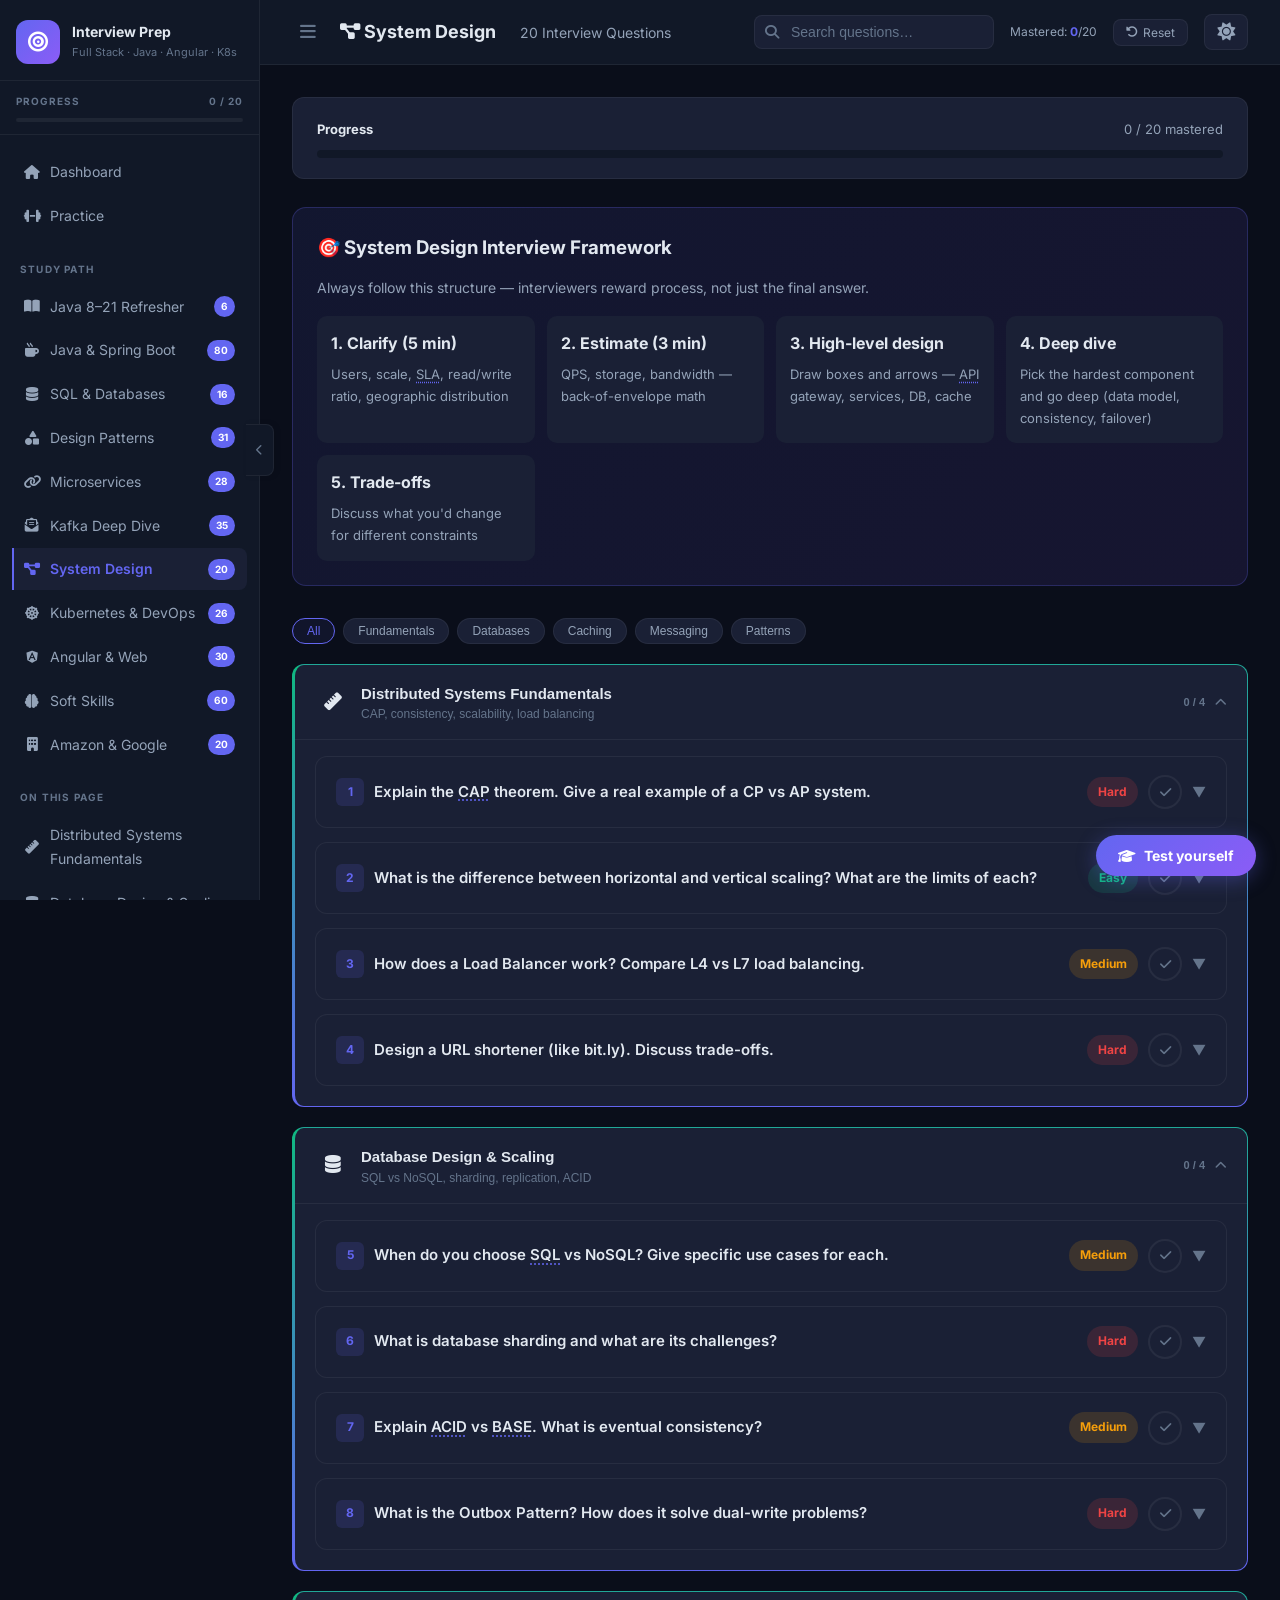
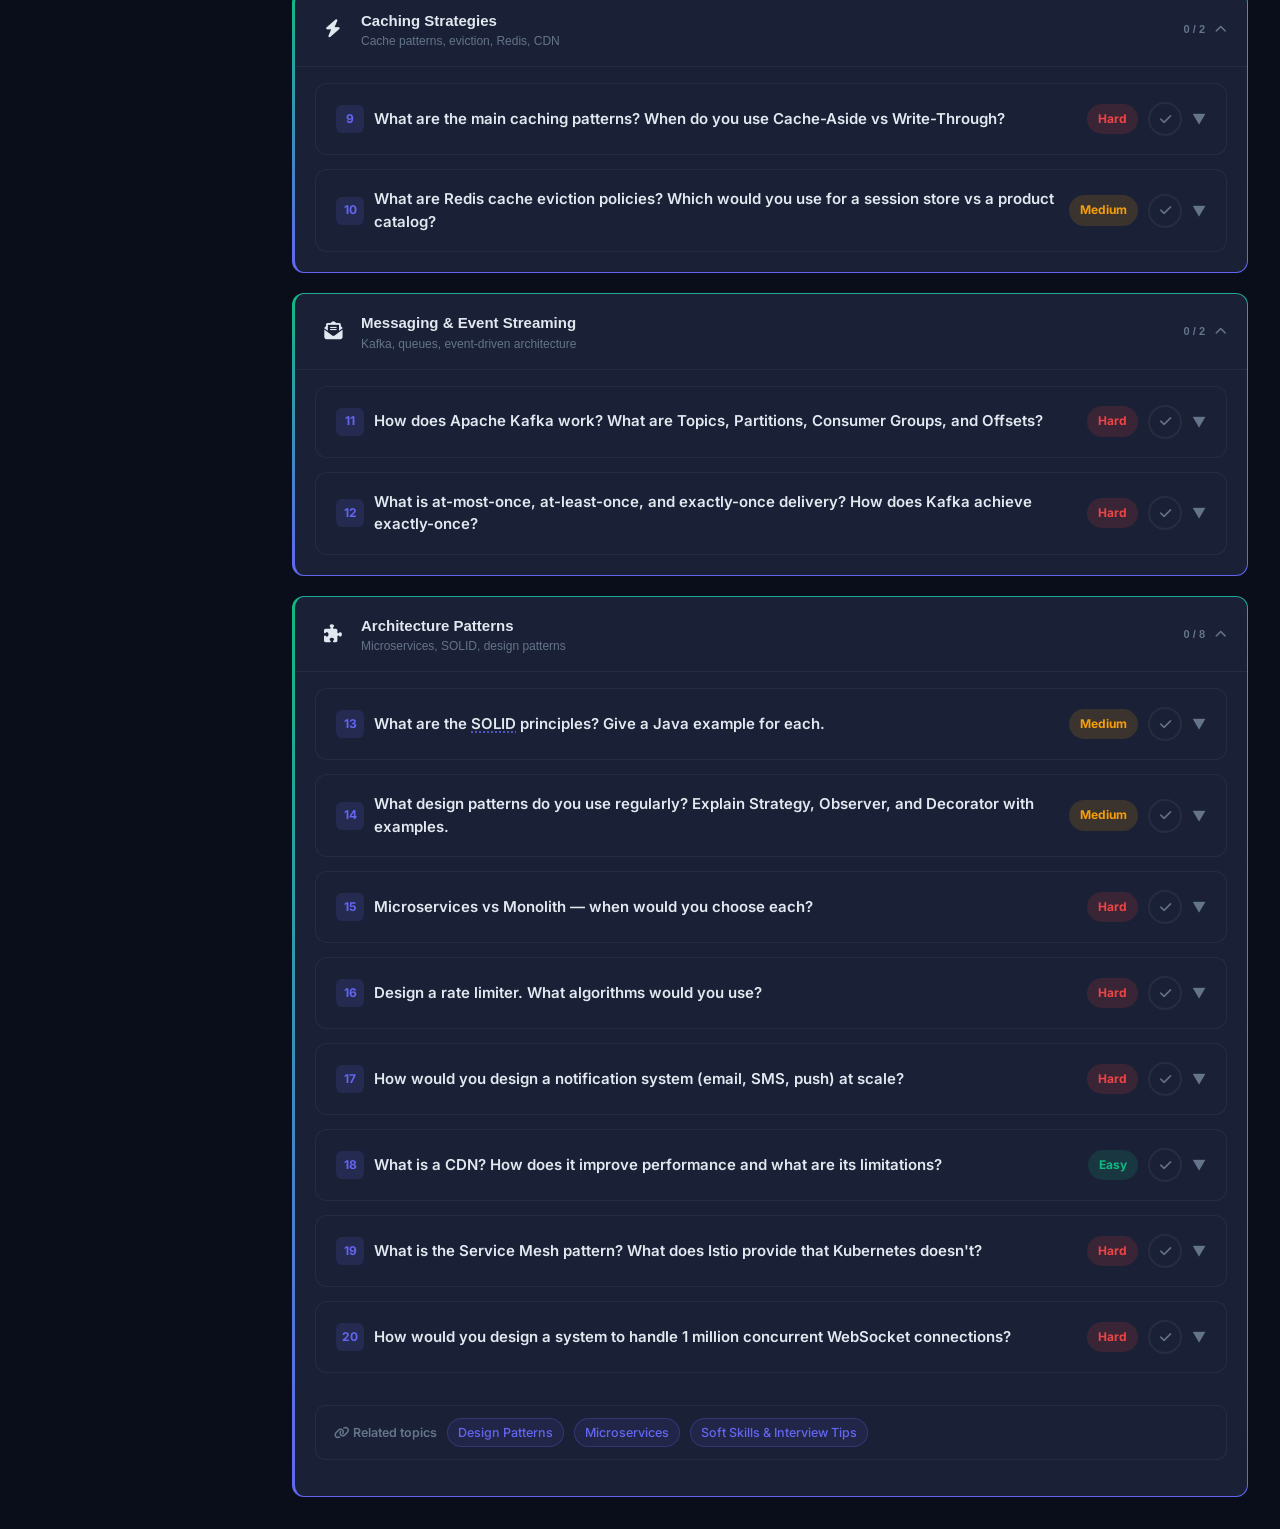
<file: system-design.html>
<!DOCTYPE html>
<html lang="en" data-theme="dark">
<head>
  <meta charset="UTF-8">
  <meta name="viewport" content="width=device-width, initial-scale=1.0">
  <title>System Design — Interview Prep</title>
  <link rel="preconnect" href="https://fonts.googleapis.com">
  <link href="https://fonts.googleapis.com/css2?family=Inter:wght@400;500;600;700;800&family=JetBrains+Mono:wght@400;500&display=swap" rel="stylesheet">
  <link rel="stylesheet" href="css/styles.css?v=15">
  <link rel="stylesheet" href="https://cdnjs.cloudflare.com/ajax/libs/font-awesome/6.7.2/css/all.min.css">
</head>
<body>
<div class="layout">

  <aside class="sidebar"></aside>

  <div class="main">
    <div class="topbar">
      <button class="menu-toggle"><i class="fa-solid fa-bars"></i></button>
      <div class="topbar-title"><i class="fa-solid fa-diagram-project"></i> System Design <span><span data-qcount></span> Interview Questions</span></div>
      <div class="search-box"><i class="fa-solid fa-magnifying-glass search-icon"></i><input id="searchInput" type="text" placeholder="Search questions…"></div>
      <button class="theme-toggle" id="themeToggle" onclick="toggleTheme()"><i class="fa-solid fa-sun"></i></button>
    </div>

    <div class="content">

      <div class="progress-wrap">
        <div class="progress-label"><strong>Progress</strong><span id="progressLabel"></span></div>
        <div class="progress-bar"><div class="progress-fill" id="progressFill" style="width:0%"></div></div>
      </div>

      <!-- Interview approach box -->
      <div style="background:linear-gradient(135deg,rgba(99,102,241,.1),rgba(139,92,246,.1));border:1px solid var(--border);border-radius:14px;padding:24px;margin-bottom:32px">
        <h3 class="mb-12">🎯 System Design Interview Framework</h3>
        <p style="color:var(--text-secondary);font-size:14px;margin-bottom:16px">Always follow this structure — interviewers reward process, not just the final answer.</p>
        <div style="display:grid;grid-template-columns:repeat(auto-fill,minmax(200px,1fr));gap:12px">
          <div style="background:var(--bg-card);border-radius:10px;padding:14px"><div style="font-weight:700;margin-bottom:6px">1. Clarify (5 min)</div><div style="font-size:13px;color:var(--text-secondary)">Users, scale, SLA, read/write ratio, geographic distribution</div></div>
          <div style="background:var(--bg-card);border-radius:10px;padding:14px"><div style="font-weight:700;margin-bottom:6px">2. Estimate (3 min)</div><div style="font-size:13px;color:var(--text-secondary)">QPS, storage, bandwidth — back-of-envelope math</div></div>
          <div style="background:var(--bg-card);border-radius:10px;padding:14px"><div style="font-weight:700;margin-bottom:6px">3. High-level design</div><div style="font-size:13px;color:var(--text-secondary)">Draw boxes and arrows — API gateway, services, DB, cache</div></div>
          <div style="background:var(--bg-card);border-radius:10px;padding:14px"><div style="font-weight:700;margin-bottom:6px">4. Deep dive</div><div style="font-size:13px;color:var(--text-secondary)">Pick the hardest component and go deep (data model, consistency, failover)</div></div>
          <div style="background:var(--bg-card);border-radius:10px;padding:14px"><div style="font-weight:700;margin-bottom:6px">5. Trade-offs</div><div style="font-size:13px;color:var(--text-secondary)">Discuss what you'd change for different constraints</div></div>
        </div>
      </div>

      <div class="pillar-row">
        <button class="pillar-chip active" data-pillar="">All</button>
        <button class="pillar-chip" data-pillar="fundamentals">Fundamentals</button>
        <button class="pillar-chip" data-pillar="databases">Databases</button>
        <button class="pillar-chip" data-pillar="caching">Caching</button>
        <button class="pillar-chip" data-pillar="messaging">Messaging</button>
        <button class="pillar-chip" data-pillar="patterns">Patterns</button>
      </div>

      <!-- ════ FUNDAMENTALS ════ -->
      <div class="section-header" id="fundamentals">
        <div class="section-icon chip-accent"><i class="fa-solid fa-ruler"></i></div>
        <div><h2>Distributed Systems Fundamentals</h2><p>CAP, consistency, scalability, load balancing</p></div>
      </div>

      <div class="qa-list">

        <div class="qa-card" data-pillar="fundamentals">
          <div class="qa-question"><div class="qa-num">1</div><div class="qa-question-text">Explain the CAP theorem. Give a real example of a CP vs AP system.</div><span class="qa-difficulty diff-hard">Hard</span><span class="qa-chevron">▼</span></div>
          <div class="qa-answer">
            <p>The usual "pick 2 of 3" summary is misleading. The precise statement: when a <strong>network partition</strong> happens, a replicated system must choose between <strong>consistency</strong> (refuse or fail some requests) and <strong>availability</strong> (answer every request, possibly with stale data). When there is no partition, you can have both.</p>
            <div class="table-wrap"><table>
              <thead><tr><th>Property</th><th>Meaning</th></tr></thead>
              <tbody>
                <tr><td><strong>Consistency (C)</strong></td><td>Linearizability: every read gets the most recent write or an error — the system behaves as if there were a single copy of the data</td></tr>
                <tr><td><strong>Availability (A)</strong></td><td>Every request gets a (possibly stale) response — system is always responsive</td></tr>
                <tr><td><strong>Partition Tolerance (P)</strong></td><td>System continues operating despite network failures between nodes — always required in a real distributed system</td></tr>
              </tbody>
            </table></div>
            <p>Since P is mandatory (networks fail), the real choice is <strong>CP vs AP</strong>:</p>
            <ul>
              <li><strong>CP systems</strong> — HBase, ZooKeeper, etcd: prefer consistency; the minority side of a partition returns errors rather than stale data</li>
              <li><strong>AP systems</strong> — Cassandra, CouchDB, DynamoDB (default settings): prefer availability; may return stale data during partition; eventually consistent</li>
            </ul>
            <p>Many databases are <strong>tunable</strong>, so the label belongs to a configuration, not a product: Cassandra with <code>QUORUM</code> reads and writes behaves much more like CP than with <code>ONE</code>; DynamoDB offers strongly consistent reads per request. <strong>PACELC</strong> extends CAP with the everyday trade-off: if Partitioned choose A or C, <strong>E</strong>lse choose <strong>L</strong>atency or <strong>C</strong>onsistency — synchronous replication costs latency even when the network is fine.</p>
            <div class="callout tip"><span class="callout-icon">💡</span><div><span class="callout-title">Real example</span><div class="callout-body">A bank balance query should be CP — better to show an error than a stale (incorrect) balance. A social media "like count" can be AP — showing 2,341 instead of 2,342 for a few seconds is acceptable.</div></div></div>
          </div>
        </div>

        <div class="qa-card" data-pillar="fundamentals">
          <div class="qa-question"><div class="qa-num">2</div><div class="qa-question-text">What is the difference between horizontal and vertical scaling? What are the limits of each?</div><span class="qa-difficulty diff-easy">Easy</span><span class="qa-chevron">▼</span></div>
          <div class="qa-answer">
            <div class="table-wrap"><table>
              <thead><tr><th></th><th>Vertical (Scale Up)</th><th>Horizontal (Scale Out)</th></tr></thead>
              <tbody>
                <tr><td><strong>How</strong></td><td>Bigger machine (more CPU, RAM)</td><td>More machines</td></tr>
                <tr><td><strong>Limit</strong></td><td>Single machine max (~hundreds of cores, TBs RAM)</td><td>Theoretically unlimited, but coordination overhead grows</td></tr>
                <tr><td><strong>Downtime</strong></td><td>Usually yes during upgrade</td><td>No — add nodes while running</td></tr>
                <tr><td><strong>State</strong></td><td>Easy — single machine</td><td>Hard — must externalise session state, distributed cache</td></tr>
                <tr><td><strong>Cost</strong></td><td>Exponential beyond a point</td><td>Linear (commodity hardware)</td></tr>
                <tr><td><strong>Use for</strong></td><td>Databases (PostgreSQL primary), quick fix</td><td>Stateless apps, microservices, read replicas</td></tr>
              </tbody>
            </table></div>
          </div>
        </div>

        <div class="qa-card" data-pillar="fundamentals">
          <div class="qa-question"><div class="qa-num">3</div><div class="qa-question-text">How does a Load Balancer work? Compare L4 vs L7 load balancing.</div><span class="qa-difficulty diff-medium">Medium</span><span class="qa-chevron">▼</span></div>
          <div class="qa-answer">
            <div class="table-wrap"><table>
              <thead><tr><th></th><th>L4 (Transport Layer)</th><th>L7 (Application Layer)</th></tr></thead>
              <tbody>
                <tr><td><strong>Works on</strong></td><td>TCP/UDP packets (IP + port)</td><td>HTTP request (URL, headers, cookies)</td></tr>
                <tr><td><strong>Speed</strong></td><td>Very fast (no content inspection)</td><td>Slower (parses HTTP)</td></tr>
                <tr><td><strong>Routing decisions</strong></td><td>Round-robin, least connections, hash</td><td>URL path, host header, cookie, content type</td></tr>
                <tr><td><strong>Features</strong></td><td>TLS passthrough, raw TCP proxying</td><td>SSL termination, authentication, rate limiting, A/B testing</td></tr>
                <tr><td><strong>Examples</strong></td><td>AWS NLB, HAProxy TCP mode, Kubernetes Service (kube-proxy)</td><td>Nginx, AWS ALB, Envoy, HAProxy HTTP mode; in Kubernetes the controller behind an Ingress or Gateway API resource</td></tr>
              </tbody>
            </table></div>
            <p>Kubernetes Ingress and Gateway API are <em>APIs</em>, not load balancers: a controller (Envoy Gateway, NGINX, HAProxy, a cloud LB) implements them. Gateway API is the newer, role-oriented and more expressive standard (GA since v1.0, October 2023); the Ingress API is frozen but still supported.</p>
            <p><strong>Algorithms:</strong> Round Robin (even distribution), Least Connections (route to least busy), IP Hash or consistent hashing (sticky sessions — same client → same server), Weighted (more traffic to powerful servers), and "power of two random choices" (pick 2 at random, send to the less loaded one — what Envoy and many service meshes use for least-request). Health checks remove failed backends; connection draining lets in-flight requests finish during deploys.</p>
            <p><a class="deep-dive" href="patterns.html#lb">Deep dive: load balancing algorithms on the Patterns page <i class="fa-solid fa-arrow-right"></i></a></p>
          </div>
        </div>

        <div class="qa-card" data-pillar="fundamentals">
          <div class="qa-question"><div class="qa-num">4</div><div class="qa-question-text">Design a URL shortener (like bit.ly). Discuss trade-offs.</div><span class="qa-difficulty diff-hard">Hard</span><span class="qa-chevron">▼</span></div>
          <div class="qa-answer">
            <p><strong>Requirements clarification:</strong> 100M URLs/day created, 10B redirects/day (read-heavy 100:1), URLs expire after 5 years, analytics needed.</p>
            <p><strong>High-level design:</strong></p>
            <ul>
              <li><strong>Shorten API</strong> — generate unique 7-char key (Base62: a-z, A-Z, 0-9 = 62^7 = 3.5T combinations)</li>
              <li><strong>Redirect</strong> — look up key in cache → DB, respond with 301 (cached by browser) or 302 (enables analytics on repeat visits)</li>
              <li><strong>Storage</strong> — PostgreSQL for URL mapping; Redis for cache (TTL matching URL expiry)</li>
            </ul>
            <div class="code-block"><div class="code-header"><span class="code-lang">SQL</span><button class="copy-btn">Copy</button></div><pre><code><span class="cmt">-- URL table</span>
CREATE TABLE urls (
  short_key  CHAR(7)     PRIMARY KEY,
  long_url   TEXT        NOT NULL,
  user_id    BIGINT,
  created_at TIMESTAMPTZ DEFAULT now(),
  expires_at TIMESTAMPTZ,
  click_count BIGINT     DEFAULT 0
);

CREATE INDEX idx_expires ON urls(expires_at);  <span class="cmt">-- for cleanup jobs</span></code></pre></div>
            <p><strong>Key generation approaches:</strong></p>
            <ul>
              <li><strong>Hash (MD5/SHA256) + take 7 chars</strong> — fast but collision risk; need collision handling</li>
              <li><strong>Auto-increment ID → Base62 encode</strong> — no collisions, but predictable sequential keys</li>
              <li><strong>Random key generation</strong> — check uniqueness in DB/Redis Bloom filter before saving</li>
            </ul>
            <p><strong>Scale to 10B redirects/day (~115K/sec):</strong> Cache top 20% of URLs in Redis (hot URLs = 80% of traffic). Use CDN for redirect responses. Read replicas for DB.</p>
          </div>
        </div>

      </div>

      <!-- ════ DATABASES ════ -->
      <div class="section-header" id="databases">
        <div class="section-icon chip-warning"><i class="fa-solid fa-database"></i></div>
        <div><h2>Database Design &amp; Scaling</h2><p>SQL vs NoSQL, sharding, replication, ACID</p></div>
      </div>

      <div class="qa-list">

        <div class="qa-card" data-pillar="databases">
          <div class="qa-question"><div class="qa-num">5</div><div class="qa-question-text">When do you choose SQL vs NoSQL? Give specific use cases for each.</div><span class="qa-difficulty diff-medium">Medium</span><span class="qa-chevron">▼</span></div>
          <div class="qa-answer">
            <div class="table-wrap"><table>
              <thead><tr><th></th><th>SQL (Relational)</th><th>NoSQL</th></tr></thead>
              <tbody>
                <tr><td>Data model</td><td>Structured, schema-enforced, joins</td><td>Document, key-value, graph, column — flexible schema</td></tr>
                <tr><td>Consistency</td><td>ACID transactions</td><td>BASE (eventually consistent, varies by type)</td></tr>
                <tr><td>Scaling</td><td>Vertical primary; horizontal reads via replicas; write scaling via sharding (Citus, Vitess) or distributed SQL (CockroachDB, YugabyteDB, Spanner)</td><td>Many (Cassandra, DynamoDB, MongoDB) partition data across nodes as a built-in feature; others (a single Redis or Neo4j instance) do not</td></tr>
                <tr><td>Use for</td><td>Financial data, orders, user accounts — relational data with transactions</td><td>User sessions, caching, product catalogs, real-time analytics, content</td></tr>
                <tr><td>Examples</td><td>PostgreSQL, MySQL, Oracle</td><td>MongoDB (doc), Redis (KV), Cassandra (wide-col), Neo4j (graph)</td></tr>
              </tbody>
            </table></div>
            <div class="callout tip"><span class="callout-icon">💡</span><div><span class="callout-title">Default choice</span><div class="callout-body">Default to PostgreSQL. Reach for NoSQL when you have a specific scaling or data-model reason (e.g., schema-less documents, sustained write throughput beyond what one primary can handle, deep graph traversals, simple key lookups at very large scale). "NoSQL is faster" is a myth without a specific bottleneck.</div></div></div>
          </div>
        </div>

        <div class="qa-card" data-pillar="databases">
          <div class="qa-question"><div class="qa-num">6</div><div class="qa-question-text">What is database sharding and what are its challenges?</div><span class="qa-difficulty diff-hard">Hard</span><span class="qa-chevron">▼</span></div>
          <div class="qa-answer">
            <p>Sharding splits data across multiple databases (shards) based on a shard key. Each shard holds a subset of the data.</p>
            <p><strong>Sharding strategies:</strong></p>
            <ul>
              <li><strong>Range-based</strong> — shard by value range (user_id 1-1M → shard 1, etc.). Simple but creates hot spots if one range is accessed more</li>
              <li><strong>Hash-based</strong> — hash(shard_key) % N_shards. Even distribution but hard to add shards (consistent hashing solves this)</li>
              <li><strong>Directory-based</strong> — lookup table maps each key to a shard. Flexible but lookup table is a bottleneck/SPOF</li>
            </ul>
            <p><strong>Challenges:</strong></p>
            <ul>
              <li>Cross-shard queries / joins — very expensive, avoided by denormalisation</li>
              <li>Cross-shard transactions — 2PC or saga required</li>
              <li>Rebalancing — adding a shard means moving data</li>
              <li>Schema changes — must apply to all shards</li>
            </ul>
          </div>
        </div>

        <div class="qa-card" data-pillar="databases">
          <div class="qa-question"><div class="qa-num">7</div><div class="qa-question-text">Explain ACID vs BASE. What is eventual consistency?</div><span class="qa-difficulty diff-medium">Medium</span><span class="qa-chevron">▼</span></div>
          <div class="qa-answer">
            <p><strong>ACID</strong> — Atomicity (all or nothing), Consistency (valid state before and after: constraints and invariants hold), Isolation (concurrent tx don't interfere, to the degree of the isolation level), Durability (committed data survives failures). Guaranteed by most relational DBs. Note: the C in ACID (integrity constraints) is a different idea from the C in CAP (linearizable reads across replicas). Also, most databases default to a weaker isolation level than serializable — PostgreSQL and Oracle use Read Committed, MySQL InnoDB uses Repeatable Read.</p>
            <p><strong>BASE</strong> — Basically Available, Soft state, Eventually consistent. NoSQL trade-off: sacrifice strong consistency for availability and performance.</p>
            <p><strong>Eventual consistency</strong> — replicas may temporarily return stale data but will <em>eventually</em> converge to the same value. The window might be milliseconds (Cassandra within a data center) to seconds (cross-region).</p>
            <div class="callout info"><span class="callout-icon">ℹ️</span><div><span class="callout-title">ACID in microservices</span><div class="callout-body">ACID guarantees end at the service boundary. Cross-service operations can't use database transactions — this is why patterns like Saga and Outbox exist.</div></div></div>
            <p><a class="deep-dive" href="microservices.html#data">Deep dive: Saga and Outbox on the Microservices page <i class="fa-solid fa-arrow-right"></i></a></p>
          </div>
        </div>

        <div class="qa-card" data-pillar="databases">
          <div class="qa-question"><div class="qa-num">8</div><div class="qa-question-text">What is the Outbox Pattern? How does it solve dual-write problems?</div><span class="qa-difficulty diff-hard">Hard</span><span class="qa-chevron">▼</span></div>
          <div class="qa-answer">
            <p><strong>Dual-write problem:</strong> Writing to a DB and publishing a Kafka message in two separate operations — if the app crashes between them, they go out of sync.</p>
            <p><strong>Outbox pattern:</strong> Write the event to an <code>outbox</code> table in the <em>same DB transaction</em> as the business data, so both commit or neither does. A separate relay — a poller, or a CDC (Change Data Capture) tool such as Debezium reading the WAL — publishes the rows to the broker.</p>
            <p><strong>Guarantee:</strong> no lost events, but <strong>at-least-once</strong> delivery: if the relay crashes after publishing and before recording progress, the event goes out again. Consumers must be idempotent (deduplicate by event id). Order per aggregate is kept by using the aggregate id as the message key.</p>
            <div class="code-block"><div class="code-header"><span class="code-lang">SQL</span><button class="copy-btn">Copy</button></div><pre><code><span class="cmt">-- In a single transaction:</span>
BEGIN;
  INSERT INTO orders (id, user_id, total) VALUES (...);
  INSERT INTO outbox_events (aggregate_id, event_type, payload)
    VALUES ('...', 'ORDER_PLACED', '{"orderId": "...", "userId": "..."}');
COMMIT;
<span class="cmt">-- The relay publishes the row afterwards (at-least-once)</span></code></pre></div>
            <p><a class="deep-dive" href="microservices.html#data">Deep dive: Outbox pattern on the Microservices page <i class="fa-solid fa-arrow-right"></i></a></p>
          </div>
        </div>

      </div>

      <!-- ════ CACHING ════ -->
      <div class="section-header" id="caching">
        <div class="section-icon chip-success"><i class="fa-solid fa-bolt"></i></div>
        <div><h2>Caching Strategies</h2><p>Cache patterns, eviction, Redis, CDN</p></div>
      </div>

      <div class="qa-list">

        <div class="qa-card" data-pillar="caching">
          <div class="qa-question"><div class="qa-num">9</div><div class="qa-question-text">What are the main caching patterns? When do you use Cache-Aside vs Write-Through?</div><span class="qa-difficulty diff-hard">Hard</span><span class="qa-chevron">▼</span></div>
          <div class="qa-answer">
            <div class="table-wrap"><table>
              <thead><tr><th>Pattern</th><th>How</th><th>Good for</th><th>Risk</th></tr></thead>
              <tbody>
                <tr><td><strong>Cache-Aside (Lazy)</strong></td><td>App checks cache first; on miss, reads DB, populates cache</td><td>Read-heavy, tolerate eventual consistency</td><td>Cache stampede on cold start; stale data</td></tr>
                <tr><td><strong>Write-Through</strong></td><td>Write to cache and DB simultaneously</td><td>Data that will be read soon after write</td><td>Write latency doubles; cache fills with unread data</td></tr>
                <tr><td><strong>Write-Behind (Write-Back)</strong></td><td>Write to cache; asynchronously flush to DB later</td><td>Write-heavy workloads (gaming leaderboards)</td><td>Data loss if cache fails before flush</td></tr>
                <tr><td><strong>Read-Through</strong></td><td>Cache sits in front of DB; on miss, cache fetches from DB</td><td>Transparent caching via framework</td><td>Complex cache logic; cold start problem</td></tr>
              </tbody>
            </table></div>
            <div class="pat-svg"><svg viewBox="0 0 640 240" xmlns="http://www.w3.org/2000/svg" font-family="Inter,sans-serif">
              <defs><marker id="cam" viewBox="0 0 10 10" refX="9" refY="5" markerWidth="6" markerHeight="6" orient="auto"><path d="M0,1 L9,5 L0,9 Z" fill="#475569"/></marker></defs>
              <rect x="20" y="20" width="160" height="200" rx="8" fill="#1e2d45" stroke="#6366f1" stroke-width="1.5"/>
              <text x="100" y="115" text-anchor="middle" font-size="13" fill="#e2e8f0" font-weight="600">Application</text>
              <text x="100" y="135" text-anchor="middle" font-size="11" fill="#a5b4fc">cache-aside logic</text>
              <rect x="440" y="20" width="180" height="90" rx="8" fill="#0d2618" stroke="#10b981" stroke-width="1.5"/>
              <text x="530" y="58" text-anchor="middle" font-size="13" fill="#e2e8f0" font-weight="600">Cache (Redis)</text>
              <text x="530" y="78" text-anchor="middle" font-size="11" fill="#6ee7b7">TTL on every key</text>
              <rect x="440" y="150" width="180" height="70" rx="8" fill="#1a1508" stroke="#f59e0b" stroke-width="1.5"/>
              <text x="530" y="182" text-anchor="middle" font-size="13" fill="#e2e8f0" font-weight="600">Database</text>
              <text x="530" y="202" text-anchor="middle" font-size="11" fill="#fcd34d">source of truth</text>
              <line x1="180" y1="40" x2="440" y2="40" stroke="#475569" stroke-width="1.5" marker-end="url(#cam)"/>
              <text x="192" y="32" font-size="11" fill="#6ee7b7">R1 GET key: on a hit, return it</text>
              <line x1="180" y1="70" x2="440" y2="70" stroke="#475569" stroke-width="1.5" marker-end="url(#cam)"/>
              <text x="192" y="62" font-size="11" fill="#6ee7b7">R3 SET key value EX ttl</text>
              <line x1="180" y1="100" x2="440" y2="100" stroke="#475569" stroke-width="1.5" marker-end="url(#cam)"/>
              <text x="192" y="92" font-size="11" fill="#fcd34d">W2 DEL key (not SET)</text>
              <line x1="180" y1="175" x2="440" y2="175" stroke="#475569" stroke-width="1.5" marker-end="url(#cam)"/>
              <text x="192" y="167" font-size="11" fill="#6ee7b7">R2 on a miss: SELECT the row</text>
              <line x1="180" y1="205" x2="440" y2="205" stroke="#475569" stroke-width="1.5" marker-end="url(#cam)"/>
              <text x="192" y="197" font-size="11" fill="#fcd34d">W1 UPDATE the row and commit</text>
            </svg></div>
            <p><strong>Cache-aside, read path</strong> (green): R1 look in the cache; on a miss R2 read the database and R3 store the result with a TTL. <strong>Write path</strong> (amber): W1 update the database first, then W2 <em>delete</em> the key so the next read reloads it. Deleting is safer than writing the new value into the cache: two concurrent writers can SET in the opposite order of their DB commits and leave the older value cached for the whole TTL. A small race still exists (a slow reader that missed before W1 can SET the old value after W2), which is why every key keeps a TTL as the upper bound on staleness; a delayed second DEL or CDC-driven invalidation narrows it further.</p>
            <div class="callout warning"><span class="callout-icon">⚠️</span><div><span class="callout-title">Cache stampede</span><div class="callout-body">When many requests hit an expired hot key at the same moment and all go to the DB. Fixes: let only one request rebuild the value with a short-lived lock (<code>SET lock:key token NX PX 3000</code> — an expiry so a crashed holder cannot block others forever; the old <code>SETNX</code> command has no expiry), probabilistic early refresh before the TTL ends, jitter on TTLs so keys do not expire together, or warming hot keys ahead of time.</div></div></div>
          </div>
        </div>

        <div class="qa-card" data-pillar="caching">
          <div class="qa-question"><div class="qa-num">10</div><div class="qa-question-text">What are Redis cache eviction policies? Which would you use for a session store vs a product catalog?</div><span class="qa-difficulty diff-medium">Medium</span><span class="qa-chevron">▼</span></div>
          <div class="qa-answer">
            <div class="table-wrap"><table>
              <thead><tr><th>Policy</th><th>What gets evicted</th><th>Use case</th></tr></thead>
              <tbody>
                <tr><td>noeviction (default)</td><td>Nothing — writes fail with an OOM error once <code>maxmemory</code> is reached; reads still work</td><td>Data that must not disappear silently: sessions, queues, locks</td></tr>
                <tr><td>allkeys-lru</td><td>Least recently used across all keys</td><td>General caching — most common choice</td></tr>
                <tr><td>allkeys-lfu</td><td>Least frequently used — better for skewed (Zipfian) popularity</td><td>Product catalog (popular items stay; cold items evicted)</td></tr>
                <tr><td>allkeys-random</td><td>A random key</td><td>Uniform access patterns</td></tr>
                <tr><td>volatile-lru / volatile-lfu / volatile-random</td><td>Same as above, but only among keys that have a TTL</td><td>Cache keys (with TTL) and persistent keys (without) in one instance</td></tr>
                <tr><td>volatile-ttl</td><td>Among keys with a TTL, the one with the shortest remaining TTL</td><td>When the TTL itself expresses "least valuable"</td></tr>
              </tbody>
            </table></div>
            <p>Redis LRU and LFU are <em>approximated</em>: Redis samples a few keys (<code>maxmemory-samples</code>, default 5) and evicts the best candidate, rather than keeping an exact ordering. Eviction only starts when <code>maxmemory</code> is set; TTL expiry is a separate mechanism that runs regardless.</p>
            <p><strong>Session store:</strong> sessions should end by their own TTL (a sliding expiry refreshed on each request), not be thrown out under memory pressure — an evicted session is a user logged out at random. Use a dedicated instance with <code>noeviction</code> and enough memory, alert on memory use, or at least <code>volatile-lru</code> if it shares an instance with cache data.<br>
            <strong>Product catalog:</strong> <code>allkeys-lfu</code> — popular products stay in cache; rarely-viewed products evicted.</p>
          </div>
        </div>

      </div>

      <!-- ════ MESSAGING ════ -->
      <div class="section-header" id="messaging">
        <div class="section-icon chip-info"><i class="fa-solid fa-envelope-open-text"></i></div>
        <div><h2>Messaging &amp; Event Streaming</h2><p>Kafka, queues, event-driven architecture</p></div>
      </div>

      <div class="qa-list">

        <div class="qa-card" data-pillar="messaging">
          <div class="qa-question"><div class="qa-num">11</div><div class="qa-question-text">How does Apache Kafka work? What are Topics, Partitions, Consumer Groups, and Offsets?</div><span class="qa-difficulty diff-hard">Hard</span><span class="qa-chevron">▼</span></div>
          <div class="qa-answer">
            <ul>
              <li><strong>Topic</strong> — named category of messages (like a table); append-only, durable log</li>
              <li><strong>Partition</strong> — unit of parallelism within a topic; messages ordered within a partition; distributed across brokers</li>
              <li><strong>Offset</strong> — each message's position within a partition; each consumer group commits the offset it has processed up to, stored in the internal <code>__consumer_offsets</code> topic</li>
              <li><strong>Consumer Group</strong> — group of consumers sharing a topic's partitions; each partition is read by exactly one consumer in the group, so the useful parallelism is at most the number of partitions</li>
            </ul>
            <div class="callout tip"><span class="callout-icon">💡</span><div><span class="callout-title">Key trade-off</span><div class="callout-body">Kafka ordering is guaranteed only within a partition. To ensure all events for one orderId are ordered, use orderId as the message key — Kafka routes same-key messages to the same partition.</div></div></div>
            <p>In a system-design interview the point is <em>why</em> you pick Kafka: a durable, replayable log that decouples producers from consumers, lets several independent consumer groups read the same events, and scales by partitions. The price: ordering only per partition, a partition count that is hard to change later, and consumers that must cope with duplicates.</p>
            <p><a class="deep-dive" href="kafka.html#architecture">Deep dive: Kafka basics on the Kafka page <i class="fa-solid fa-arrow-right"></i></a></p>
          </div>
        </div>

        <div class="qa-card" data-pillar="messaging">
          <div class="qa-question"><div class="qa-num">12</div><div class="qa-question-text">What is at-most-once, at-least-once, and exactly-once delivery? How does Kafka achieve exactly-once?</div><span class="qa-difficulty diff-hard">Hard</span><span class="qa-chevron">▼</span></div>
          <div class="qa-answer">
            <div class="table-wrap"><table>
              <thead><tr><th>Semantics</th><th>Messages may be?</th><th>How</th></tr></thead>
              <tbody>
                <tr><td><strong>At-most-once</strong></td><td>Lost (never duplicated)</td><td>Commit offset before processing; fire and forget</td></tr>
                <tr><td><strong>At-least-once</strong></td><td>Duplicated (never lost)</td><td>Commit offset only after successful processing; retry on failure</td></tr>
                <tr><td><strong>Exactly-once</strong></td><td>Effect applied once (the message may still be delivered more than once)</td><td>Kafka: idempotent producer + transactions + <code>isolation.level=read_committed</code>, for read-process-write between Kafka topics</td></tr>
              </tbody>
            </table></div>
            <p><strong>What Kafka's exactly-once really covers:</strong> the idempotent producer removes duplicates caused by producer retries, and a transaction writes the output records <em>and</em> the consumer offsets atomically. That holds only while input and output are both Kafka (Kafka Streams with <code>processing.guarantee=exactly_once_v2</code> does this for you). As soon as a side effect leaves Kafka — a DB write, an email, an HTTP call — you are back to at-least-once plus an idempotent consumer.</p>
            <p><strong>Practically:</strong> most systems use at-least-once + idempotent consumers. Make the duplicate check atomic: a unique constraint on the event id inserted in the <em>same</em> DB transaction as the business change. A plain "check, then insert" lets two concurrent deliveries both pass the check.</p>
            <div class="code-block"><div class="code-header"><span class="code-lang">Java</span><button class="copy-btn">Copy</button></div><pre><code><span class="cmt">// Idempotent consumer — processed_events.event_id has a PRIMARY KEY / UNIQUE constraint</span>
<span class="ann">@KafkaListener</span>(topics = <span class="str">"orders"</span>)
<span class="ann">@Transactional</span>   <span class="cmt">// DB transaction: dedup row and business change commit together</span>
<span class="kw">public void</span> <span class="fn">process</span>(<span class="typ">OrderEvent</span> event) {
    <span class="cmt">// INSERT ... ON CONFLICT DO NOTHING; returns 0 if the id was already there</span>
    <span class="kw">if</span> (processedEventRepo.insertIfAbsent(event.getEventId()) == <span class="num">0</span>) {
        log.info(<span class="str">"Skipping duplicate event {}"</span>, event.getEventId());
        <span class="kw">return</span>;
    }
    inventoryService.reserve(event);
}</code></pre></div>
            <p><a class="deep-dive" href="kafka.html#mq-patterns">Deep dive: delivery guarantees on the Kafka page <i class="fa-solid fa-arrow-right"></i></a></p>
          </div>
        </div>

      </div>

      <!-- ════ PATTERNS ════ -->
      <div class="section-header" id="patterns">
        <div class="section-icon chip-purple"><i class="fa-solid fa-puzzle-piece"></i></div>
        <div><h2>Architecture Patterns</h2><p>Microservices, SOLID, design patterns</p></div>
      </div>

      <div class="qa-list">

        <div class="qa-card" data-pillar="patterns">
          <div class="qa-question"><div class="qa-num">13</div><div class="qa-question-text">What are the SOLID principles? Give a Java example for each.</div><span class="qa-difficulty diff-medium">Medium</span><span class="qa-chevron">▼</span></div>
          <div class="qa-answer">
            <ul>
              <li><strong>S — Single Responsibility:</strong> a class has one reason to change (one actor it serves) — <code>UserService</code> holds rules, <code>UserRepository</code> persistence, <code>UserEmailer</code> notifications</li>
              <li><strong>O — Open/Closed:</strong> add behaviour by adding code, not editing tested code — a new <code>Discount</code> implementation instead of another <code>if</code> branch</li>
              <li><strong>L — Liskov Substitution:</strong> a subtype must keep the parent's contract — a mutable <code>Square extends Rectangle</code> breaks callers that set width and height independently</li>
              <li><strong>I — Interface Segregation:</strong> small, client-specific interfaces — a read-only file implements <code>Readable</code>, not a fat interface with a <code>write()</code> it must throw from</li>
              <li><strong>D — Dependency Inversion:</strong> high-level code depends on an abstraction it owns — <code>AlertService</code> takes a <code>NotificationSender</code>, Spring injects the email or SMS implementation</li>
            </ul>
            <p>System-design angle: the same ideas scale up to service boundaries — single responsibility becomes "one service, one business capability", dependency inversion becomes ports and adapters around infrastructure. Applied dogmatically they also produce one-implementation interfaces and needless indirection; use them where change is actually expected.</p>
            <p><a class="deep-dive" href="patterns.html#solid">Deep dive: SOLID principles on the Patterns page <i class="fa-solid fa-arrow-right"></i></a></p>
          </div>
        </div>

        <div class="qa-card" data-pillar="patterns">
          <div class="qa-question"><div class="qa-num">14</div><div class="qa-question-text">What design patterns do you use regularly? Explain Strategy, Observer, and Decorator with examples.</div><span class="qa-difficulty diff-medium">Medium</span><span class="qa-chevron">▼</span></div>
          <div class="qa-answer">
            <ul>
              <li><strong>Strategy</strong> (behavioural) — swap an algorithm behind one interface, e.g. <code>PaymentStrategy</code> with card and PayPal implementations. In Spring: inject a <code>Map&lt;String, PaymentStrategy&gt;</code> of beans and pick one by key, instead of a <code>switch</code></li>
              <li><strong>Observer</strong> (behavioural) — publishers notify subscribers without knowing them: <code>ApplicationEventPublisher</code> + <code>@EventListener</code> in-process; use <code>@TransactionalEventListener</code> to react only after the commit. Across services the same idea becomes a message broker</li>
              <li><strong>Decorator</strong> (structural) — wrap an object that has the same interface to add behaviour (caching, logging, retries) without subclassing; servlet filters and Spring AOP proxies work this way</li>
            </ul>
            <div class="code-block"><div class="code-header"><span class="code-lang">Java</span><button class="copy-btn">Copy</button></div><pre><code><span class="cmt">// Decorator: same interface, wraps the inner object</span>
<span class="kw">interface</span> <span class="typ">TextFormatter</span> { <span class="typ">String</span> <span class="fn">format</span>(<span class="typ">String</span> text); }
<span class="kw">class</span> <span class="typ">PlainFormatter</span> <span class="kw">implements</span> <span class="typ">TextFormatter</span> {
    <span class="kw">public</span> <span class="typ">String</span> <span class="fn">format</span>(<span class="typ">String</span> t) { <span class="kw">return</span> t; }
}
<span class="kw">class</span> <span class="typ">UpperDecorator</span> <span class="kw">implements</span> <span class="typ">TextFormatter</span> {
    <span class="kw">private final</span> <span class="typ">TextFormatter</span> inner;
    <span class="typ">UpperDecorator</span>(<span class="typ">TextFormatter</span> inner) { <span class="kw">this</span>.inner = inner; }
    <span class="kw">public</span> <span class="typ">String</span> <span class="fn">format</span>(<span class="typ">String</span> t) { <span class="kw">return</span> inner.format(t).toUpperCase(); }
}</code></pre></div>
            <p><a class="deep-dive" href="patterns.html#behavioral">Deep dive: Strategy and Observer on the Patterns page <i class="fa-solid fa-arrow-right"></i></a></p>
            <p><a class="deep-dive" href="patterns.html#structural">Deep dive: Decorator on the Patterns page <i class="fa-solid fa-arrow-right"></i></a></p>
          </div>
        </div>

        <div class="qa-card" data-pillar="patterns">
          <div class="qa-question"><div class="qa-num">15</div><div class="qa-question-text">Microservices vs Monolith — when would you choose each?</div><span class="qa-difficulty diff-hard">Hard</span><span class="qa-chevron">▼</span></div>
          <div class="qa-answer">
            <div class="table-wrap"><table>
              <thead><tr><th></th><th>Monolith</th><th>Microservices</th></tr></thead>
              <tbody>
                <tr><td>Team size</td><td>Small team (2-10); one codebase is manageable</td><td>Large org; teams own services independently</td></tr>
                <tr><td>Deployment</td><td>Simple — deploy one artifact</td><td>Complex — dozens of services, each with own CI/CD</td></tr>
                <tr><td>Scaling</td><td>Scale the whole app, even if only one feature is hot</td><td>Scale individual services independently</td></tr>
                <tr><td>Technology</td><td>Single stack</td><td>Polyglot — right tool per service</td></tr>
                <tr><td>Debugging</td><td>Easy — one process, one log stream</td><td>Hard — distributed tracing needed</td></tr>
                <tr><td>Start here?</td><td>✅ Yes — most products start as a monolith</td><td>After bottlenecks emerge and team grows</td></tr>
              </tbody>
            </table></div>
            <div class="callout tip"><span class="callout-icon">💡</span><div><span class="callout-title">Martin Fowler's "MonolithFirst"</span><div class="callout-body">In paraphrase: start with a monolith and extract services once you understand the domain boundaries and have a concrete reason (independent deployment for separate teams, very different scaling or reliability needs). A modular monolith — clear modules with enforced boundaries in one deployable — is the usual middle ground.</div></div></div>
            <p>The deciding factor is usually organisational, not technical: microservices pay off when many teams need to ship independently. Their costs — network failures, eventual consistency, distributed tracing, platform work — arrive on day one.</p>
            <p><a class="deep-dive" href="patterns.html#arch">Deep dive: architecture patterns on the Patterns page <i class="fa-solid fa-arrow-right"></i></a></p>
            <p><a class="deep-dive" href="microservices.html#migration">Deep dive: monolith-to-microservices migration on the Microservices page <i class="fa-solid fa-arrow-right"></i></a></p>
          </div>
        </div>

        <div class="qa-card" data-pillar="patterns">
          <div class="qa-question"><div class="qa-num">16</div><div class="qa-question-text">Design a rate limiter. What algorithms would you use?</div><span class="qa-difficulty diff-hard">Hard</span><span class="qa-chevron">▼</span></div>
          <div class="qa-answer">
            <p><strong>Algorithms:</strong></p>
            <ul>
              <li><strong>Fixed Window Counter</strong> — count requests in fixed time window (e.g. 100/min). Simple but bursts at window edges (98 at end of minute + 98 at start of next = 196 effectively)</li>
              <li><strong>Sliding Window Log</strong> — log each request timestamp; count within sliding window. Accurate but memory-intensive</li>
              <li><strong>Token Bucket</strong> — bucket holds up to N tokens; each request consumes one; tokens refill at rate R/sec. Allows bursts up to N while holding the average to R. Widely used (API gateways, Bucket4j, the Spring Cloud Gateway Redis limiter)</li>
              <li><strong>Leaky Bucket</strong> — requests enter a fixed-size queue that drains at a constant rate. Smooths bursts completely; when the queue is full, <em>new</em> requests are rejected</li>
              <li><strong>Sliding Window Counter</strong> — keep the current and previous fixed-window counts and weight the previous one by how much of it still overlaps the window. Nearly as accurate as the log at the memory cost of two counters — a common production choice</li>
            </ul>
            <div class="code-block"><div class="code-header"><span class="code-lang">Java</span><button class="copy-btn">Copy</button></div><pre><code><span class="cmt">// Fixed-window counter in Redis — simplest correct distributed limiter</span>
<span class="cmt">// Lua runs atomically; EXPIRE is set only when the window's key is created,</span>
<span class="cmt">// so later requests do not keep pushing the window end forward</span>
<span class="kw">private static final</span> <span class="typ">String</span> RATE_LIMIT_SCRIPT = <span class="str">"""
    local count = redis.call('INCR', KEYS[1])
    if count == 1 then
        redis.call('EXPIRE', KEYS[1], ARGV[2])
    end
    if count &lt;= tonumber(ARGV[1]) then
        return 1  -- allowed
    end
    return 0      -- rejected
    """</span>;

<span class="kw">public boolean</span> <span class="fn">isAllowed</span>(<span class="typ">String</span> userId) {
    <span class="typ">String</span> key = <span class="str">"rate_limit:"</span> + userId;
    <span class="typ">Long</span> result = redisTemplate.execute(
        RedisScript.of(RATE_LIMIT_SCRIPT, Long.class),
        <span class="typ">List</span>.of(key),
        <span class="str">"100"</span>,   <span class="cmt">// max requests per window</span>
        <span class="str">"60"</span>    <span class="cmt">// window in seconds</span>
    );
    <span class="kw">return</span> <span class="typ">Long</span>.valueOf(<span class="num">1</span>).equals(result);
}</code></pre></div>
            <p>A true token bucket stores two fields per client (tokens left, last refill time) and computes the refill inside the script; don't hand-roll it — use Bucket4j or the gateway's limiter. Design points interviewers look for: return <strong>429 Too Many Requests</strong> with a <code>Retry-After</code> header, decide what happens when Redis is down (fail open for availability or fail closed for protection), limit by user or API key rather than IP where possible, and keep a cheap local limiter in front so a Redis outage or a hot key cannot take the service down.</p>
          </div>
        </div>

        <div class="qa-card" data-pillar="patterns">
          <div class="qa-question"><div class="qa-num">17</div><div class="qa-question-text">How would you design a notification system (email, SMS, push) at scale?</div><span class="qa-difficulty diff-hard">Hard</span><span class="qa-chevron">▼</span></div>
          <div class="qa-answer">
            <p><strong>Requirements:</strong> 10M notifications/day, multi-channel (email/SMS/push), user preferences, guaranteed delivery, retries.</p>
            <p><strong>Architecture:</strong></p>
            <ol>
              <li><strong>Notification Service API</strong> — receives notification requests, validates, stores in DB</li>
              <li><strong>Preference Service</strong> — determines which channels a user wants for each notification type</li>
              <li><strong>Priority Queue</strong> (Kafka topics per priority) — routes to channel-specific workers</li>
              <li><strong>Channel Workers</strong> — Email Worker (SES/SendGrid), SMS Worker (Twilio), Push Worker (FCM/APNs)</li>
              <li><strong>Retry with exponential backoff</strong> — failed notifications re-enqueued with delay</li>
              <li><strong>Delivery tracking</strong> — webhooks from providers update delivery status in DB</li>
            </ol>
            <div class="callout tip"><span class="callout-icon">💡</span><div><span class="callout-title">Key design decisions</span><div class="callout-body">Deduplication: use idempotency keys to prevent duplicate sends on retry. Rate limiting: respect each provider's sending quotas, which differ per account and region — throttle in the channel worker and back off on 429 responses. Templating: store template IDs + variables in DB, render at send time for localisation.</div></div></div>
          </div>
        </div>

        <div class="qa-card" data-pillar="fundamentals">
          <div class="qa-question"><div class="qa-num">18</div><div class="qa-question-text">What is a CDN? How does it improve performance and what are its limitations?</div><span class="qa-difficulty diff-easy">Easy</span><span class="qa-chevron">▼</span></div>
          <div class="qa-answer">
            <p>A CDN (Content Delivery Network) caches static assets at edge servers geographically close to users, reducing latency and origin server load.</p>
            <p><strong>How it works:</strong> User requests <code>cdn.example.com/logo.png</code> → DNS routes to nearest PoP (Point of Presence) → If cached: serve immediately. If not: fetch from origin, cache at edge, serve.</p>
            <p><strong>Good for:</strong> Static assets (JS, CSS, images, videos), API responses with Cache-Control headers, geographic distribution.</p>
            <p><strong>Limitations:</strong></p>
            <ul>
              <li>Not suitable for personalised or authenticated content (though edge auth is evolving)</li>
              <li>Cache invalidation is hard — purges need CDN API calls and take time to propagate; the usual fix is versioned (content-hashed) file names with long <code>Cache-Control: max-age</code>, so you never need to purge</li>
              <li>Cost at high volume</li>
              <li>Trust and dependency — the CDN terminates TLS, so it sees your traffic in plaintext; Subresource Integrity (SRI) hashes protect against tampered scripts, and an outage of the CDN takes your site with it (multi-CDN for critical sites)</li>
              <li>Cache keys and headers must be right — a missing <code>Vary</code> or a cached <code>Set-Cookie</code> can serve one user's response to another</li>
            </ul>
          </div>
        </div>

        <div class="qa-card" data-pillar="patterns">
          <div class="qa-question"><div class="qa-num">19</div><div class="qa-question-text">What is the Service Mesh pattern? What does Istio provide that Kubernetes doesn't?</div><span class="qa-difficulty diff-hard">Hard</span><span class="qa-chevron">▼</span></div>
          <div class="qa-answer">
            <p>A service mesh puts a proxy in the path of all service-to-service traffic — classically an Envoy sidecar in every Pod (Istio), or per-node proxies in Istio ambient mode — and gives you observability, security and traffic control as infrastructure, without changing application code.</p>
            <div class="table-wrap"><table>
              <thead><tr><th>Feature</th><th>Kubernetes alone</th><th>With Istio</th></tr></thead>
              <tbody>
                <tr><td>Mutual TLS (mTLS)</td><td>Not provided; NetworkPolicy restricts by IP/label, no encryption or workload identity</td><td>Automatic per-workload identity (SPIFFE certificates) and mTLS</td></tr>
                <tr><td>Traffic splitting</td><td>Plain Services split only by pod count; Gateway API <code>HTTPRoute</code> weights can split at the edge</td><td>Weight- and header-based routing between any services (10%/90% canary)</td></tr>
                <tr><td>Observability</td><td>Basic metrics</td><td>Golden signals per service pair, trace spans</td></tr>
                <tr><td>Retries/timeouts</td><td>App code</td><td>Declarative policies in YAML</td></tr>
                <tr><td>Fault injection</td><td>Not available</td><td>Inject delays/errors for chaos testing</td></tr>
              </tbody>
            </table></div>
            <div class="callout warning"><span class="callout-icon">⚠️</span><div><span class="callout-title">Complexity cost</span><div class="callout-body">Every proxy hop adds latency — typically around a millisecond or less at the median, more at the tail and under load; measure it for your own traffic. The bigger costs are memory and CPU for a proxy per Pod (reduced by ambient mode), upgrades of the mesh itself, and a new layer to debug. Adopt a mesh for a concrete need — mTLS everywhere for compliance, uniform traffic policy across many services — not by default.</div></div></div>
            <p><a class="deep-dive" href="microservices.html#decomposition">Deep dive: service mesh and API gateway on the Microservices page <i class="fa-solid fa-arrow-right"></i></a></p>
          </div>
        </div>

        <div class="qa-card" data-pillar="fundamentals">
          <div class="qa-question"><div class="qa-num">20</div><div class="qa-question-text">How would you design a system to handle 1 million concurrent WebSocket connections?</div><span class="qa-difficulty diff-hard">Hard</span><span class="qa-chevron">▼</span></div>
          <div class="qa-answer">
            <p><strong>Challenge:</strong> 1M persistent connections — a platform-thread-per-connection model won't scale (with the common 1MB default stack reservation, 1M threads means about 1TB of reserved address space, plus scheduler overhead).</p>
            <p><strong>Solution components:</strong></p>
            <ol>
              <li><strong>Non-blocking I/O</strong> — Netty/Vert.x or Spring WebFlux with Reactor Netty (event loop, not thread per connection)</li>
              <li><strong>Horizontal scaling</strong> — 20 WebSocket servers × 50K connections each = 1M. Route with sticky L7 load balancer (same client → same server)</li>
              <li><strong>Message fan-out</strong> — when server A needs to send to user on server B: publish to Redis Pub/Sub; all servers subscribe; the one holding the connection delivers</li>
              <li><strong>Presence tracking</strong> — Redis hash map of userId → serverId</li>
              <li><strong>Heartbeat + reconnect</strong> — client sends ping every 30s; server disconnects on timeout; client auto-reconnects with exponential backoff</li>
              <li><strong>OS limits</strong> — each connection is a file descriptor and kernel socket buffers: raise <code>ulimit -n</code> / <code>fs.file-max</code>, tune buffer sizes, and make sure the load balancer and any NAT in between can track that many connections (ephemeral ports cap at about 64K per source-IP/destination pair)</li>
              <li><strong>Deploys</strong> — a restart drops every connection on that node at once; drain gradually and add jitter to client reconnects to avoid a thundering herd</li>
            </ol>
            <div class="callout info"><span class="callout-icon">ℹ️</span><div><span class="callout-title">Java 21 alternative</span><div class="callout-body">With virtual threads (Project Loom, final in Java 21) you can keep blocking, thread-per-connection code: a million virtual threads are cheap because they are not OS threads, and the JVM parks them during blocking I/O. It removes most of the need for reactive code, but not the memory per connection (buffers, session state) or the OS limits above; check that the WebSocket library actually runs on virtual threads.</div></div></div>
          </div>
        </div>

      </div>

    <div class="related-pages">
      <span class="related-pages-label"><i class="fa-solid fa-link"></i> Related topics</span>
      <a href="patterns.html">Design Patterns</a>
      <a href="microservices.html">Microservices</a>
      <a href="soft-skills.html">Soft Skills &amp; Interview Tips</a>
    </div>

    </div><!-- /content -->
  </div><!-- /main -->
</div>
<script src="js/app.js?v=10"></script>
<script src="js/quiz.js?v=1"></script>
</body>
</html>
</file>
<file: css/styles.css>
/* ─── Theme Variables ─────────────────────────────────────────────────── */
:root {
  /* Layout constants — change here, applies everywhere */
  --sidebar-w:   260px;
  --topbar-h:     60px;
  --content-max: 1100px;
  --content-pad:  32px;
  --card-radius:  12px;
  --br-card:      14px;
  --r-sm:          6px;
  --r-md:          8px;
  --r-lg:         12px;

  /* Type scale */
  --text-xs:   11px;
  --text-sm:   13px;
  --text-base: 14px;
  --text-md:   15px;
  --text-lg:   17px;
  --text-xl:   20px;

  /* Spacing scale */
  --sp-xs:   4px;
  --sp-sm:   8px;
  --sp-md:  16px;
  --sp-lg:  24px;
  --sp-xl:  32px;

  /* Colors */
  --bg-primary:    #0a0e1a;
  --bg-secondary:  #111827;
  --bg-card:       #1a2035;
  --bg-card-hover: #202840;
  --bg-code:       #0d1117;
  --border:        rgba(99,102,241,.25);
  --border-subtle: rgba(255,255,255,.06);
  --text-primary:  #e2e8f0;
  --text-secondary:#94a3b8;
  --text-muted:    #64748b;
  --accent:        #6366f1;
  --accent-2:      #8b5cf6;
  --accent-glow:   rgba(99,102,241,.35);
  --success:       #10b981;
  --warning:       #f59e0b;
  --danger:        #ef4444;
  --info:          #3b82f6;
  --java:          #f89820;
  --angular:       #dd0031;
  --k8s:           #326ce5;
}
[data-theme="light"] {
  --bg-primary:    #f1f5f9;
  --bg-secondary:  #e2e8f0;
  --bg-card:       #ffffff;
  --bg-card-hover: #f8fafc;
  --bg-code:       #1e293b;
  --border:        rgba(99,102,241,.3);
  --border-subtle: rgba(0,0,0,.08);
  --text-primary:  #0f172a;
  --text-secondary:#475569;
  --text-muted:    #94a3b8;
  --accent-glow:   rgba(99,102,241,.15);
}

/* ─── Reset & Base ────────────────────────────────────────────────────── */
*, *::before, *::after { box-sizing: border-box; margin: 0; padding: 0; }
html { scroll-behavior: smooth; }
body {
  font-family: 'Inter', system-ui, -apple-system, sans-serif;
  background: var(--bg-primary);
  color: var(--text-primary);
  line-height: 1.7;
  min-height: 100vh;
  transition: background .3s, color .3s;
}
a { color: var(--accent); text-decoration: none; }
a:hover { text-decoration: underline; }
code { font-family: 'JetBrains Mono', 'Fira Code', 'Cascadia Code', monospace; }

/* ─── Layout ──────────────────────────────────────────────────────────── */
.layout { display: flex; min-height: 100vh; }

/* ─── Sidebar ─────────────────────────────────────────────────────────── */
.sidebar {
  width: var(--sidebar-w);
  background: var(--bg-secondary);
  border-right: 1px solid var(--border-subtle);
  padding: 0;
  display: flex;
  flex-direction: column;
  position: fixed;
  top: 0; left: 0; bottom: 0;
  overflow-y: auto;
  z-index: 100;
  transition: width .25s ease, transform .3s ease;
  overflow-x: hidden;
}

/* ─── Sidebar toggle — hamburger in topbar (matches UML project) ──────── */
.menu-toggle {
  display: flex;
  background: none;
  border: none;
  color: var(--text-muted);
  cursor: pointer;
  font-size: 18px;
  padding: 6px 8px;
  border-radius: 8px;
  align-items: center;
  justify-content: center;
  flex-shrink: 0;
  transition: background .15s, color .15s;
}
.menu-toggle:hover { background: rgba(99,102,241,.12); color: var(--accent); }

/* ─── Collapsed state ─────────────────────────────────────────────────── */
.layout.sidebar-collapsed .sidebar { width: 0; }
.layout.sidebar-collapsed .main { margin-left: 0; }
.layout.sidebar-collapsed .sidebar-logo,
.layout.sidebar-collapsed .sidebar-nav,
.layout.sidebar-collapsed .sidebar-footer { opacity: 0; pointer-events: none; }
.sidebar-logo,
.sidebar-nav,
.sidebar-footer { transition: opacity .15s ease; }

/* ─── Sidebar edge tab — fixed so it survives sidebar collapse ───────── */
.sidebar-edge-btn {
  position: fixed;
  top: 50%;
  left: calc(var(--sidebar-w) - 14px);
  transform: translateY(-50%);
  width: 28px;
  height: 52px;
  background: var(--bg-secondary);
  border: 1px solid var(--border-subtle);
  border-left: none;
  border-radius: 0 8px 8px 0;
  cursor: pointer;
  display: flex;
  align-items: center;
  justify-content: center;
  color: var(--text-muted);
  font-size: 11px;
  z-index: 101;
  transition: left .25s ease, background .15s, color .15s;
  box-shadow: 2px 0 6px rgba(0,0,0,.08);
}
.layout.sidebar-collapsed .sidebar-edge-btn { left: -14px; }
.sidebar-edge-btn:hover { background: rgba(99,102,241,.12); color: var(--accent); }
.sidebar-edge-btn i { transition: transform .25s ease; }

/* ─── Sidebar logo — icon box + title (matches UML sidebar style) ──────── */
.sidebar-logo {
  padding: 20px 16px 16px;
  border-bottom: 1px solid var(--border-subtle);
  display: flex;
  align-items: center;
  gap: 12px;
}
.sidebar-logo-icon {
  width: 44px; height: 44px;
  border-radius: var(--card-radius);
  background: linear-gradient(135deg, var(--accent), var(--accent-2));
  display: flex; align-items: center; justify-content: center;
  font-size: 20px; color: #fff; flex-shrink: 0;
}
.sidebar-logo-text h2 {
  font-size: var(--text-base);
  font-weight: 700;
  color: var(--text-primary);
  margin: 0;
  line-height: 1.3;
}
.sidebar-logo-text p { font-size: var(--text-xs); color: var(--text-muted); margin: 2px 0 0; }
.sidebar-nav { padding: 16px 12px; flex: 1; }
.nav-section { margin-bottom: 24px; }
.nav-section-title {
  font-size: 10px;
  font-weight: 700;
  text-transform: uppercase;
  letter-spacing: 1.2px;
  color: var(--text-muted);
  padding: 0 8px;
  margin-bottom: 8px;
}
.nav-link {
  display: flex;
  align-items: center;
  gap: 10px;
  padding: 9px 12px 9px 10px;
  border-radius: 0 8px 8px 0;
  font-size: var(--text-base);
  color: var(--text-secondary);
  transition: all .2s;
  margin-bottom: 2px;
  border-left: 2px solid transparent;
}
.nav-link:hover, .nav-link.active {
  background: var(--bg-card);
  color: var(--text-primary);
  text-decoration: none;
}
.nav-link.active {
  color: var(--accent);
  font-weight: 600;
  border-left-color: var(--accent);
}
.nav-link .icon { width: 18px; text-align: center; font-size: 16px; }
.nav-badge {
  margin-left: auto;
  background: var(--accent);
  color: #fff;
  font-size: 10px;
  font-weight: 700;
  padding: 2px 7px;
  border-radius: 99px;
}
.sidebar-footer {
  padding: 16px;
  border-top: 1px solid var(--border-subtle);
}

/* ─── Main Content ────────────────────────────────────────────────────── */
.main {
  margin-left: var(--sidebar-w);
  flex: 1;
  min-height: 100vh;
  overflow-x: hidden;
  transition: margin-left .25s ease;
}

/* ─── Topbar ──────────────────────────────────────────────────────────── */
.topbar {
  position: sticky;
  top: 0;
  background: var(--bg-secondary);
  border-bottom: 1px solid var(--border-subtle);
  padding: 14px 32px;
  display: flex;
  align-items: center;
  gap: 16px;
  z-index: 50;
  backdrop-filter: blur(12px);
}
.topbar-title { font-size: 18px; font-weight: 700; flex: 1; }
.topbar-title span { color: var(--text-secondary); font-weight: 400; font-size: var(--text-base); margin-left: 10px; }
.search-box {
  position: relative;
}
.search-box input {
  background: var(--bg-card);
  border: 1px solid var(--border-subtle);
  border-radius: 8px;
  padding: 8px 14px 8px 36px;
  font-size: var(--text-base);
  color: var(--text-primary);
  width: 240px;
  outline: none;
  transition: border-color .2s;
}
.search-box input:focus { border-color: var(--accent); }
.search-box input::placeholder { color: var(--text-muted); }
.search-box .search-icon {
  position: absolute;
  left: 11px; top: 50%;
  transform: translateY(-50%);
  color: var(--text-muted);
  pointer-events: none;
  font-size: var(--text-base);
}
.theme-toggle {
  background: var(--bg-card);
  border: 1px solid var(--border-subtle);
  border-radius: 8px;
  padding: 8px 12px;
  cursor: pointer;
  font-size: 18px;
  color: var(--text-secondary);
  transition: all .2s;
  display: flex; align-items: center;
}
.theme-toggle:hover { border-color: var(--accent); color: var(--accent); }

/* ─── Content Area ────────────────────────────────────────────────────── */
.content { padding: var(--content-pad); max-width: var(--content-max); }

/* ─── Hero ────────────────────────────────────────────────────────────── */
.hero {
  background: linear-gradient(135deg, rgba(99,102,241,.15) 0%, rgba(139,92,246,.1) 100%);
  border: 1px solid var(--border);
  border-radius: 16px;
  padding: 40px 40px 36px;
  margin-bottom: 32px;
  position: relative;
  overflow: hidden;
}
.hero::before {
  content: '';
  position: absolute;
  top: -80px; right: -80px;
  width: 300px; height: 300px;
  background: radial-gradient(circle, var(--accent-glow) 0%, transparent 70%);
  pointer-events: none;
}
.hero-badge {
  display: inline-flex;
  align-items: center;
  gap: 6px;
  background: rgba(99,102,241,.2);
  border: 1px solid var(--accent);
  border-radius: 99px;
  padding: 4px 14px;
  font-size: 12px;
  font-weight: 600;
  color: var(--accent);
  margin-bottom: 16px;
}
.hero h1 {
  font-size: 36px;
  font-weight: 800;
  line-height: 1.2;
  margin-bottom: 14px;
  background: linear-gradient(135deg, var(--text-primary) 40%, var(--accent));
  -webkit-background-clip: text;
  -webkit-text-fill-color: transparent;
  background-clip: text;
}
.hero p { font-size: 16px; color: var(--text-secondary); max-width: 620px; }
.hero-stats {
  display: flex;
  gap: 32px;
  margin-top: 28px;
}
.hero-stat { text-align: center; }
.hero-stat .num {
  font-size: 28px;
  font-weight: 800;
  background: linear-gradient(135deg, var(--accent), var(--accent-2));
  -webkit-background-clip: text;
  -webkit-text-fill-color: transparent;
  background-clip: text;
}
.hero-stat .lbl { font-size: 12px; color: var(--text-muted); }

/* ─── Section Header ─────────────────────────────────────────────────── */
.section-header {
  display: flex;
  align-items: center;
  gap: 12px;
  margin-bottom: 20px;
  margin-top: 40px;
}
.section-header:first-child { margin-top: 0; }
.section-icon {
  width: 40px; height: 40px;
  border-radius: 10px;
  display: flex; align-items: center; justify-content: center;
  font-size: 20px;
}
.section-header h2 { font-size: 22px; font-weight: 700; }
.section-header p { font-size: var(--text-sm); color: var(--text-muted); margin-top: 2px; }

/* ─── Topic Cards (index) ────────────────────────────────────────────── */
.topic-grid {
  display: grid;
  grid-template-columns: repeat(auto-fill, minmax(300px, 1fr));
  gap: 20px;
  margin-bottom: 32px;
}
.topic-card {
  background: var(--bg-card);
  border: 1px solid var(--border-subtle);
  border-radius: var(--br-card);
  padding: 28px;
  text-decoration: none;
  color: inherit;
  transition: all .25s;
  position: relative;
  overflow: hidden;
  display: block;
}
.topic-card::before {
  content: '';
  position: absolute;
  top: 0; left: 0; right: 0;
  height: 3px;
  border-radius: var(--br-card) var(--br-card) 0 0;
}
.topic-card.java::before { background: linear-gradient(90deg, #f89820, #fbbf24); }
.topic-card.angular::before { background: linear-gradient(90deg, #dd0031, #f9517e); }
.topic-card.k8s::before { background: linear-gradient(90deg, #326ce5, #60a5fa); }
.topic-card.system::before { background: linear-gradient(90deg, var(--accent), var(--accent-2)); }
.topic-card:hover {
  border-color: var(--border);
  transform: translateY(-3px);
  box-shadow: 0 12px 40px rgba(0,0,0,.3);
  text-decoration: none;
}
.topic-card-icon { font-size: 36px; margin-bottom: 14px; }
.topic-card h3 { font-size: 18px; font-weight: 700; margin-bottom: 8px; }
.topic-card p { font-size: var(--text-sm); color: var(--text-secondary); line-height: 1.6; margin-bottom: 16px; }
.topic-card-meta { display: flex; gap: 16px; align-items: center; }
.tag {
  display: inline-flex;
  align-items: center;
  gap: 4px;
  background: rgba(99,102,241,.12);
  color: var(--accent);
  border-radius: 6px;
  padding: 3px 10px;
  font-size: var(--text-xs);
  font-weight: 600;
}
.tag.java   { background: rgba(248,152,32,.12);  color: #f89820; }
.tag.angular{ background: rgba(221,0,49,.12);    color: #dd0031; }
.tag.k8s   { background: rgba(50,108,229,.12);  color: #326ce5; }
.topic-card-arrow { margin-left: auto; color: var(--text-muted); font-size: 18px; }

/* ─── Q&A Cards ──────────────────────────────────────────────────────── */
.qa-list { display: flex; flex-direction: column; gap: 14px; margin-bottom: 0; }

.qa-card {
  background: var(--bg-card);
  border: 1px solid var(--border-subtle);
  border-radius: var(--card-radius);
  overflow: hidden;
  transition: border-color .2s;
}
.qa-card:hover { border-color: var(--border); }
.qa-card.open {
  border-color: rgba(99,102,241,.2);
  border-left: 3px solid transparent;
  background-image: linear-gradient(var(--bg-card), var(--bg-card)),
                    linear-gradient(180deg, #10b981 0%, #6366f1 100%);
  background-origin: border-box;
  background-clip: padding-box, border-box;
}

.qa-question {
  display: flex;
  align-items: center;
  gap: 10px;
  padding: 18px 20px;
  cursor: pointer;
  user-select: none;
}
.qa-num {
  min-width: 28px; height: 28px;
  background: rgba(99,102,241,.15);
  border-radius: 6px;
  display: flex; align-items: center; justify-content: center;
  font-size: 12px;
  font-weight: 700;
  color: var(--accent);
}
.qa-question-text { flex: 1; font-size: var(--text-md); font-weight: 600; line-height: 1.5; }
.qa-difficulty {
  font-size: 12px;
  font-weight: 700;
  padding: 5px 11px;
  border-radius: 99px;
  white-space: nowrap;
  flex-shrink: 0;
}
.diff-easy   { background: rgba(16,185,129,.15); color: #10b981; }
.diff-medium { background: rgba(245,158,11,.15); color: #f59e0b; }
.diff-hard   { background: rgba(239,68,68,.15);  color: #ef4444; }

.qa-chevron {
  color: var(--text-muted);
  font-size: var(--text-base);
  transition: transform .25s;
  flex-shrink: 0;
}
.qa-card.open .qa-chevron { transform: rotate(180deg); }

.qa-answer {
  display: none;
  padding: 0 20px 20px 62px;
  border-top: 1px solid var(--border-subtle);
  animation: slideDown .25s ease;
}
.qa-card.open .qa-answer { display: block; }
@keyframes slideDown {
  from { opacity: 0; transform: translateY(-8px); }
  to   { opacity: 1; transform: translateY(0); }
}
.qa-answer p { color: var(--text-secondary); font-size: var(--text-base); margin-bottom: 12px; margin-top: 14px; }
.qa-answer ul, .qa-answer ol {
  color: var(--text-secondary);
  font-size: var(--text-base);
  margin: 10px 0 12px 18px;
  line-height: 1.8;
}
.qa-answer strong { color: var(--text-primary); }

/* ─── Code Blocks ────────────────────────────────────────────────────── */
.code-block {
  background: var(--bg-code);
  border: 1px solid rgba(255,255,255,.08);
  border-radius: 10px;
  margin: 14px 0;
  overflow: hidden;
}
.code-header {
  display: flex;
  align-items: center;
  justify-content: space-between;
  padding: 8px 14px;
  background: rgba(255,255,255,.03);
  border-bottom: 1px solid rgba(255,255,255,.05);
  font-size: 12px;
  color: var(--text-muted);
}
.code-lang {
  background: rgba(99,102,241,.2);
  color: var(--accent);
  padding: 2px 8px;
  border-radius: 4px;
  font-size: var(--text-xs);
  font-weight: 700;
}
.copy-btn {
  background: none;
  border: none;
  color: var(--text-muted);
  cursor: pointer;
  font-size: 12px;
  padding: 2px 8px;
  border-radius: 4px;
  transition: all .2s;
}
.copy-btn:hover { background: rgba(255,255,255,.1); color: var(--text-primary); }
.code-block pre {
  padding: 16px;
  overflow-x: auto;
  font-size: var(--text-sm);
  line-height: 1.7;
}
.code-block pre code { color: #e2e8f0; }

/* Minimal syntax highlight */
.kw  { color: #c792ea; }  /* keywords */
.str { color: #c3e88d; }  /* strings */
.cmt { color: #546e7a; font-style: italic; }  /* comments */
.ann { color: #ffcb6b; }  /* annotations */
.typ { color: #82aaff; }  /* types */
.num { color: #f78c6c; }  /* numbers */
.fn  { color: #82aaff; }  /* functions */
.rx  { color: #89ddff; }  /* rx operators */

/* ─── Callout Boxes ──────────────────────────────────────────────────── */
.callout {
  border-radius: 10px;
  padding: 14px 16px;
  margin: 14px 0;
  font-size: var(--text-sm);
  display: flex;
  gap: 12px;
  align-items: flex-start;
}
/* hide emoji text; inject FA icon via ::before */
.callout-icon {
  font-size: 0;
  line-height: 1;
  width: 20px;
  flex-shrink: 0;
  margin-top: 2px;
}
.callout-icon::before {
  font-family: 'Font Awesome 6 Free';
  font-weight: 900;
  font-size: var(--text-md);
  display: inline-block;
  width: 20px;
  text-align: center;
}
.callout.tip     .callout-icon::before { content: '\f0eb'; color: #10b981; }
.callout.warning .callout-icon::before { content: '\f071'; color: #f59e0b; }
.callout.danger  .callout-icon::before { content: '\f05e'; color: #ef4444; }
.callout.info    .callout-icon::before { content: '\f05a'; color: #3b82f6; }
.callout.tip     { background: rgba(16,185,129,.1);  border: 1px solid rgba(16,185,129,.3); }
.callout.warning { background: rgba(245,158,11,.1);  border: 1px solid rgba(245,158,11,.3); }
.callout.danger  { background: rgba(239,68,68,.1);   border: 1px solid rgba(239,68,68,.3); }
.callout.info    { background: rgba(59,130,246,.1);  border: 1px solid rgba(59,130,246,.3); }
.callout.tip     .callout-title { color: #10b981; font-weight: 700; }
.callout.warning .callout-title { color: #f59e0b; font-weight: 700; }
.callout.danger  .callout-title { color: #ef4444; font-weight: 700; }
.callout.info    .callout-title { color: #3b82f6; font-weight: 700; }
.callout-body { color: var(--text-secondary); }

/* ─── Progress Bar ───────────────────────────────────────────────────── */
.progress-wrap {
  background: var(--bg-card);
  border: 1px solid var(--border-subtle);
  border-radius: var(--card-radius);
  padding: 20px 24px;
  margin-bottom: 28px;
}
.progress-label {
  display: flex;
  justify-content: space-between;
  font-size: var(--text-sm);
  color: var(--text-secondary);
  margin-bottom: 10px;
}
.progress-label strong { color: var(--text-primary); }
.progress-bar {
  height: 8px;
  background: var(--bg-secondary);
  border-radius: 99px;
  overflow: hidden;
}
.progress-fill {
  height: 100%;
  background: linear-gradient(90deg, var(--accent), var(--accent-2));
  border-radius: 99px;
  transition: width .4s ease, background .4s ease;
}

/* ─── Pillar Chips ───────────────────────────────────────────────────── */
.pillar-row { display: flex; flex-wrap: wrap; gap: 8px; margin: 12px 0 20px; }
.pillar-chip {
  background: var(--bg-card);
  border: 1px solid var(--border-subtle);
  border-radius: 20px;
  padding: 5px 14px;
  font-size: 12px;
  cursor: pointer;
  color: var(--text-secondary);
  transition: all .2s;
}
.pillar-chip:hover, .pillar-chip.active {
  border-color: var(--accent);
  color: var(--accent);
  background: rgba(99,102,241,.08);
}

/* ─── Table ──────────────────────────────────────────────────────────── */
.table-wrap { overflow-x: auto; margin: 14px 0; }
table {
  width: 100%;
  border-collapse: collapse;
  font-size: var(--text-sm);
}
th {
  background: rgba(99,102,241,.12);
  color: var(--accent);
  font-weight: 700;
  padding: 10px 14px;
  text-align: left;
  white-space: nowrap;
}
td { padding: 10px 14px; border-bottom: 1px solid var(--border-subtle); color: var(--text-secondary); }
tr:hover td { background: var(--bg-card-hover); }

/* ─── Mobile ─────────────────────────────────────────────────────────── */
@media (max-width: 768px) {
  .sidebar { transform: translateX(-100%); }
  .sidebar.open { transform: translateX(0); }
  .main { margin-left: 0; }
  .content { padding: 20px 16px; }
  .hero h1 { font-size: 26px; }
  .hero-stats { flex-wrap: wrap; gap: 16px; }
  .topbar { padding: 12px 16px; }
  .search-box { display: none; }
  .topic-grid { grid-template-columns: 1fr; }
}

/* ─── Utility — spacing ──────────────────────────────────────────────── */
.mt-4  { margin-top: var(--sp-xs); }
.mt-8  { margin-top: var(--sp-sm); }
.mt-12 { margin-top: 12px; }
.mt-14 { margin-top: 14px; }
.mt-16 { margin-top: var(--sp-md); }
.mt-20 { margin-top: 20px; }
.mb-8  { margin-bottom: var(--sp-sm); }
.mb-12 { margin-bottom: 12px; }
.mb-16 { margin-bottom: var(--sp-md); }
.mb-20 { margin-bottom: 20px; }
.mb-28 { margin-bottom: 28px; }
.divider { border: none; border-top: 1px solid var(--border-subtle); margin: 32px 0; }

/* ─── Utility — typography ───────────────────────────────────────────── */
.text-muted  { color: var(--text-muted); font-size: var(--text-sm); }
.text-sm     { font-size: var(--text-sm); color: var(--text-secondary); }
.text-label  { font-size: var(--text-md); font-weight: 600; margin-bottom: 8px; }
.text-bold   { font-weight: 700; margin-bottom: 6px; }
.italic      { font-style: italic; }

/* ─── Utility — icon fixed-width (replaces inline style="width:16px;...") */
.icon-fw { width: 16px; text-align: center; flex-shrink: 0; display: inline-block; }

/* ─── Utility — color badges (replaces repeated inline background+color) */
.chip-success { background: rgba(16,185,129,.15);  color: #10b981; }
.chip-warning { background: rgba(245,158,11,.15);  color: #f59e0b; }
.chip-accent  { background: rgba(99,102,241,.15);  color: #6366f1; }
.chip-info    { background: rgba(59,130,246,.15);  color: #3b82f6; }
.chip-danger  { background: rgba(239,68,68,.15);   color: #ef4444; }
.chip-purple  { background: rgba(139,92,246,.15);  color: #8b5cf6; }
.chip-cyan    { background: rgba(0,188,212,.15);   color: #00bcd4; }
.chip-aws     { background: rgba(255,153,0,.15);   color: #ff9900; }
.chip-gcp     { background: rgba(66,133,244,.15);  color: #4285f4; }

/* ─── Utility — card blocks ──────────────────────────────────────────── */
.card-block    { background: var(--bg-card); border: 1px solid var(--border-subtle); border-radius: var(--br-card); padding: 22px; }
.card-block-sm { background: var(--bg-card); border-radius: 10px; padding: 14px; }

/* ─── Utility — data tables ──────────────────────────────────────────── */
.data-table { width: 100%; border-collapse: collapse; margin: 12px 0; }
.data-table th { text-align: left; padding: 6px 10px; font-size: var(--text-sm); background: rgba(99,102,241,.12); color: var(--accent); border-bottom: 1px solid var(--border); font-weight: 600; }
.data-table td { padding: 6px 10px; font-size: var(--text-sm); border-bottom: 1px solid var(--border); color: var(--text-secondary); }
.data-table tr:hover td { background: var(--bg-card-hover); }
.badge {
  display: inline-block;
  padding: 2px 8px;
  border-radius: 4px;
  font-size: var(--text-xs);
  font-weight: 700;
}
.badge-accent { background: rgba(99,102,241,.2); color: var(--accent); }

/* ─── Abbreviation tooltips ─────────────────────────────────────────────── */
abbr[data-abbr] {
  text-decoration: underline dotted var(--accent);
  text-underline-offset: 3px;
  cursor: help;
  font-style: normal;
  position: relative;
  white-space: nowrap;
  border-radius: 3px;
  transition: background .15s;
}
abbr[data-abbr]:hover {
  background: rgba(99,102,241,.12);
}
abbr[data-abbr]::after {
  content: attr(title);
  position: absolute;
  bottom: calc(100% + 8px);
  left: 50%;
  transform: translateX(-50%);
  background: var(--bg-card);
  border: 1px solid var(--border);
  border-radius: 10px;
  padding: 8px 14px;
  font-size: 12px;
  line-height: 1.5;
  max-width: 280px;
  width: max-content;
  white-space: normal;
  z-index: 2000;
  color: var(--text-primary);
  pointer-events: none;
  box-shadow: 0 8px 24px rgba(0,0,0,.35);
  opacity: 0;
  transition: opacity .15s;
  font-family: 'Inter', system-ui, sans-serif;
  font-weight: 400;
}
abbr[data-abbr]:hover::after {
  opacity: 1;
}
/* Keep tooltip on screen near left/right edges */
abbr[data-abbr]:first-child::after { left: 0; transform: none; }

/* ─── Topbar stat + action button (Done counter / Reset) ─────────────── */
.topbar-stat { font-size: 12px; color: var(--text-secondary); white-space: nowrap; }
.topbar-stat strong { color: var(--accent); font-weight: 700; }
.topbar-action-btn {
  background: var(--bg-card); border: 1px solid var(--border-subtle);
  border-radius: 8px; padding: 5px 12px; color: var(--text-secondary);
  font-size: 12px; cursor: pointer; display: flex; align-items: center;
  gap: 5px; font-family: inherit; transition: all .2s; white-space: nowrap;
}
.topbar-action-btn:hover { border-color: var(--accent); color: var(--accent); }

/* ─── Mastery Button ──────────────────────────────────────────────────── */
.mastery-btn {
  width: 34px; height: 34px; border-radius: 50%; flex-shrink: 0;
  border: 2px solid var(--border-subtle);
  background: none; cursor: pointer;
  display: flex; align-items: center; justify-content: center;
  color: var(--text-muted); font-size: 13px;
  transition: all .15s;
}
.mastery-btn:hover { border-color: var(--success); color: var(--success); }
.qa-card.mastered .mastery-btn { border-color: var(--success); color: #fff; background: var(--success); }

/* ─── Mastered Card State ─────────────────────────────────────────────── */
.qa-card.mastered {
  border-left: 3px solid #10b981;
}
.qa-card.mastered .qa-question {
  background: rgba(16, 185, 129, 0.04);
}
.qa-card.mastered .qa-question-text,
.qa-card.mastered .q-text { color: var(--text-secondary); }

/* Pop animation when marking */
@keyframes mastery-pop {
  0%   { transform: scale(1); }
  40%  { transform: scale(1.02); box-shadow: 0 0 0 4px rgba(16,185,129,.2); }
  100% { transform: scale(1); box-shadow: none; }
}
.qa-card.mastery-pop { animation: mastery-pop .4s ease; }

/* ─── Section Mini-Progress Widget ───────────────────────────────────── */
.section-mini-progress {
  display: flex;
  align-items: center;
  gap: 8px;
  margin-left: auto;
  flex-shrink: 0;
}
.smp-count {
  font-size: 12px;
  color: var(--text-muted);
  white-space: nowrap;
  font-variant-numeric: tabular-nums;
  min-width: 36px;
  text-align: right;
}
.smp-bar {
  width: 60px;
  height: 4px;
  background: var(--border-subtle);
  border-radius: 2px;
  overflow: hidden;
}
.smp-fill {
  height: 100%;
  border-radius: 2px;
  transition: width .3s ease, background .3s;
  background: var(--accent);
  width: 0%;
}
.smp-done-icon {
  font-size: var(--text-base);
  color: #10b981;
  opacity: 0;
  transition: opacity .3s;
}
.section-mini-progress.smp-complete .smp-done-icon { opacity: 1; }
.section-mini-progress.smp-complete .smp-count    { color: #10b981; font-weight: 600; }


/* ─── Personal Notes ──────────────────────────────────────────────────── */
.qa-notes {
  border-top: 1px solid var(--border-subtle);
  padding: 14px 20px 18px;
  display: none;
  flex-direction: column;
  gap: 8px;
}
.qa-card.open .qa-notes { display: flex; }
.qa-notes-label {
  font-size: var(--text-xs);
  font-weight: 700;
  text-transform: uppercase;
  letter-spacing: .8px;
  color: var(--text-muted);
  display: flex;
  align-items: center;
  gap: 5px;
}
.qa-notes-saved { color: var(--success); font-size: var(--text-xs); }
.qa-notes-ta {
  width: 100%;
  background: var(--bg-primary);
  border: 1px solid var(--border-subtle);
  border-radius: 8px;
  color: var(--text-primary);
  font-family: inherit;
  font-size: var(--text-sm);
  line-height: 1.6;
  padding: 10px 12px;
  resize: vertical;
  transition: border-color .2s, box-shadow .2s;
}
.qa-notes-ta:focus {
  outline: none;
  border-color: var(--accent);
  box-shadow: 0 0 0 3px var(--accent-glow);
}
.qa-notes-ta::placeholder { color: var(--text-muted); opacity: .5; }

/* Accent dot on num badge when card has saved notes */
.qa-card.has-notes .qa-num { position: relative; }
.qa-card.has-notes .qa-num::after {
  content: '';
  position: absolute;
  top: -3px; right: -3px;
  width: 6px; height: 6px;
  border-radius: 50%;
  background: var(--accent);
}

/* ─── Section Collapse ───────────────────────────────────────────────────── */
.section-group {
  background: var(--bg-card);
  border: 1px solid var(--border-subtle);
  border-radius: var(--card-radius);
  overflow: hidden;
  transition: border-color .2s;
  margin-top: 20px;
}
.section-group:first-child { margin-top: 0; }
.section-group:hover { border-color: var(--border); }
.section-group:not(.collapsed) {
  border-color: rgba(99,102,241,.2);
  border-left: 3px solid transparent;
  background-image: linear-gradient(var(--bg-card), var(--bg-card)),
                    linear-gradient(180deg, #10b981 0%, #6366f1 100%);
  background-origin: border-box;
  background-clip: padding-box, border-box;
}

.section-collapse-toggle {
  display: flex;
  align-items: center;
  gap: 10px;
  width: 100%;
  background: none;
  border: none;
  color: var(--text-primary);
  cursor: pointer;
  padding: 18px 20px;
  text-align: left;
  user-select: none;
}
.section-collapse-num {
  min-width: 28px; height: 28px;
  background: rgba(99,102,241,.15);
  border-radius: 6px;
  display: flex; align-items: center; justify-content: center;
  font-size: 12px; font-weight: 700;
  color: var(--accent);
  flex-shrink: 0;
}
.section-collapse-icon-wrap {
  width: 36px; height: 36px;
  display: flex; align-items: center; justify-content: center;
  border-radius: 8px;
  font-size: 18px;
  flex-shrink: 0;
}
.section-collapse-text { flex: 1; }
.section-collapse-counter {
  font-size: var(--text-xs);
  font-weight: 600;
  color: var(--text-muted);
  flex-shrink: 0;
  min-width: 36px;
  text-align: right;
}
.section-collapse-text h3 { font-size: var(--text-md); font-weight: 600; margin: 0; line-height: 1.5; }
.section-collapse-text p  { font-size: 12px; color: var(--text-muted); margin: 2px 0 0; }
.section-collapse-chevron {
  flex-shrink: 0;
  color: var(--text-muted);
  font-size: 12px;
  transition: transform .25s;
}
.section-group:not(.collapsed) .section-collapse-chevron { transform: rotate(180deg); }
.section-collapse-body {
  border-top: 1px solid var(--border-subtle);
  overflow: hidden;
  max-height: 100000px;
  transition: max-height .35s ease, padding .35s ease, border-top-width .35s ease;
  animation: slideDown .25s ease;
  padding: 16px 20px 20px;
}
.section-group.collapsed .section-collapse-body {
  max-height: 0;
  padding-top: 0;
  padding-bottom: 0;
  border-top-width: 0;
  animation: none;
}
.section-collapse-sub { display: block; font-size: 12px; color: var(--text-muted); margin-top: 2px; overflow: hidden; white-space: nowrap; text-overflow: ellipsis; }
.section-group-header { display: flex; align-items: center; }
.section-group-header .section-btns { flex-shrink: 0; padding-right: 20px; }
.section-collapse-counter.all-done { color: #10b981; background: rgba(16,185,129,.12); border-radius: 20px; padding: 2px 8px; }
.section-collapse-chevron-btn { background: none; border: none; cursor: pointer; padding: 18px 20px 18px 8px; color: var(--text-muted); display: flex; align-items: center; flex-shrink: 0; }
.section-collapse-chevron-btn:hover { color: var(--text-primary); }

/* ─── Sidebar Progress Widget ────────────────────────────────────────────── */
.sidebar-progress {
  padding: 12px 16px;
  border-bottom: 1px solid var(--border-subtle);
}
.sidebar-progress-label {
  display: flex; justify-content: space-between; align-items: center;
  font-size: 10px; font-weight: 700; text-transform: uppercase; letter-spacing: 1px;
  color: var(--text-muted); margin-bottom: 8px;
}
.sidebar-progress-bar {
  height: 4px; background: var(--border-subtle); border-radius: 99px; overflow: hidden;
}
.sidebar-progress-fill {
  height: 100%; border-radius: 99px;
  background: linear-gradient(90deg, var(--accent), var(--accent-2));
  width: 0%; transition: width .4s ease;
}

/* ─── Related Pages Cross-Link Bar ───────────────────────────────────── */
.related-pages {
  display: flex; align-items: center; gap: 10px; flex-wrap: wrap;
  margin: 32px 0 16px;
  padding: 12px 18px;
  background: var(--bg-card);
  border: 1px solid var(--border-subtle);
  border-radius: 10px;
  font-size: 12.5px;
}
.related-pages-label { color: var(--text-muted); font-weight: 600; white-space: nowrap; }
.related-pages a {
  color: var(--accent);
  text-decoration: none;
  font-weight: 500;
  padding: 3px 10px;
  border-radius: 99px;
  background: rgba(99,102,241,.10);
  border: 1px solid rgba(99,102,241,.25);
  transition: background .15s, border-color .15s;
}
.related-pages a:hover { background: rgba(99,102,241,.2); border-color: var(--accent); }


/* ─── Diagrams (shared by every page) ────────────────────────────────── */
/* SVGs are drawn in a dark palette, so the frame stays dark in both themes. */
.pat-svg, .uml-svg {
  display: block; width: 100%; overflow-x: auto;
  margin: 14px 0; padding: 16px;
  background: #0d1117; border-radius: 10px;
}
.pat-svg svg, .uml-svg svg { min-width: 420px; display: block; }
.pat-svg text, .uml-svg text { white-space: pre; }
.uml-box {
  margin: 20px 0;
  background: var(--bg-code);
  border: 1px solid var(--border);
  border-radius: 12px;
  overflow: hidden;
}
.uml-box .uml-svg { margin: 0; border-radius: 0; }
.uml-title {
  padding: 8px 16px;
  background: rgba(99,102,241,.15);
  font-size: 11px; font-weight: 600; letter-spacing: .1em;
  color: var(--accent); text-transform: uppercase;
  border-bottom: 1px solid var(--border);
}
.uml-body {
  padding: 16px 20px;
  font-family: 'JetBrains Mono', monospace;
  font-size: 12.5px; line-height: 1.6;
  color: #a5d6ff; white-space: pre; overflow-x: auto;
}
.cls, .met { color: #82aaff; }

/* ─── Before / after comparison ──────────────────────────────────────── */
.compare-grid { display: grid; grid-template-columns: 1fr 1fr; gap: 14px; margin: 14px 0; }
@media (max-width: 700px) { .compare-grid { grid-template-columns: 1fr; } }
/* Phone: question text gets the full row; badge, mastery and chevron move below it */
@media (max-width: 600px) {
  .qa-question { flex-wrap: wrap; padding: 14px; }
  .qa-question-text { flex-basis: calc(100% - 38px); }
  .qa-difficulty { margin-left: 38px; }
  .qa-chevron { margin-left: auto; }
}
.compare-block { border-radius: 10px; overflow: hidden; min-width: 0; }
.compare-block .code-block { margin: 0; border-radius: 0; }
.compare-label { padding: 6px 12px; font-size: 11px; font-weight: 700; letter-spacing: .07em; }
.compare-label.before { background: rgba(239,68,68,.2); color: #fca5a5; }
.compare-label.after  { background: rgba(16,185,129,.2); color: #6ee7b7; }
[data-theme="light"] .compare-label.before { color: #b91c1c; }
[data-theme="light"] .compare-label.after  { color: #047857; }

/* ─── Pattern tags, tables, hero (patterns page) ─────────────────────── */
.tag-row { display: flex; gap: 6px; flex-wrap: wrap; margin-top: 8px; }
.ptag { padding: 3px 10px; border-radius: 10px; font-size: 11px; font-weight: 600; background: rgba(99,102,241,.12); color: var(--accent); border: 1px solid rgba(99,102,241,.2); }
.ptag.creational { background: rgba(16,185,129,.12); color: var(--success); border-color: rgba(16,185,129,.2); }
.ptag.structural { background: rgba(59,130,246,.12); color: var(--info); border-color: rgba(59,130,246,.2); }
.ptag.behavioral { background: rgba(245,158,11,.12); color: var(--warning); border-color: rgba(245,158,11,.2); }
.ptag.arch       { background: rgba(139,92,246,.12); color: var(--accent-2); border-color: rgba(139,92,246,.2); }
.ptag.solid      { background: rgba(239,68,68,.12);  color: var(--danger); border-color: rgba(239,68,68,.2); }
.use-table { width: 100%; border-collapse: collapse; font-size: 13px; margin: 10px 0; }
.use-table th { text-align: left; padding: 7px 12px; background: rgba(99,102,241,.12); font-size: 11px; font-weight: 600; color: var(--accent); border-bottom: 1px solid var(--border); }
.use-table td { padding: 7px 12px; border-bottom: 1px solid var(--border-subtle); vertical-align: top; color: var(--text-secondary); }
.use-table tr:last-child td { border-bottom: none; }
.use-table td:first-child { font-weight: 600; color: var(--text-primary); }
.page-hero {
  padding: 32px; margin-bottom: 20px; border-radius: 16px;
  background: linear-gradient(135deg, rgba(99,102,241,.12), rgba(139,92,246,.08));
  border: 1px solid var(--border-subtle);
}
.page-hero h1 { font-size: 26px; font-weight: 800; margin-bottom: 8px; }
.page-hero p  { color: var(--text-secondary); max-width: 660px; font-size: 14px; }
.hero-chips { display: flex; gap: 8px; flex-wrap: wrap; margin-top: 14px; }
.hero-chip { padding: 4px 12px; border-radius: 20px; font-size: 12px; font-weight: 600; background: var(--bg-card); border: 1px solid var(--border); color: var(--text-secondary); }
.page-end { height: 80px; }
.section-group.filtered-out { display: none; }
.section-group.collapsed.force-open .section-collapse-body {
  max-height: 100000px; padding: 16px 20px 20px; border-top-width: 1px;
}
a.sidebar-logo, a.sidebar-logo:hover { color: inherit; text-decoration: none; }
.deep-dive { display: inline-flex; align-items: center; gap: 6px; font-weight: 600; font-size: 13px; margin-top: 8px; }

/* ── Trap cards (soft-skills) ── */
.trap-card { background: linear-gradient(135deg, rgba(239,68,68,.08), rgba(239,68,68,.03)); border: 1px solid rgba(239,68,68,.3); border-radius: 14px; padding: 20px 22px; margin-bottom: 14px; }
.trap-card h4 { color: #ef4444; font-size: 14px; margin-bottom: 6px; text-transform: uppercase; letter-spacing: .5px; }
.trap-card p { font-size: 14px; color: var(--text-secondary); margin-bottom: 8px; }
.trap-card .what-they-want { font-size: 13px; background: var(--bg-secondary); border-radius: 8px; padding: 10px 14px; margin: 8px 0; }
.trap-card .what-they-want strong { color: var(--warning); }
.good-answer, .bad-answer { border-radius: 10px; padding: 14px 16px; margin: 8px 0; font-size: 13px; }
.good-answer { background: rgba(16,185,129,.08); border: 1px solid rgba(16,185,129,.25); }
.bad-answer { background: rgba(239,68,68,.08); border: 1px solid rgba(239,68,68,.25); }
.good-answer::before, .bad-answer::before { font-weight: 700; display: block; margin-bottom: 4px; }
.good-answer::before { content: "Say this:"; color: #10b981; }
.bad-answer::before { content: "Don't say:"; color: #ef4444; }

/* ── Test yourself quiz (js/quiz.js) ── */
.quiz-fab { position: fixed; bottom: 24px; right: 24px; z-index: 900; background: linear-gradient(135deg, var(--accent), var(--accent-2)); color: #fff; border: none; border-radius: 50px; padding: 12px 22px; font: 700 14px 'Inter', sans-serif; cursor: pointer; box-shadow: 0 4px 20px var(--accent-glow); display: flex; align-items: center; gap: 8px; transition: transform .15s; }
.quiz-fab:hover { transform: translateY(-2px); }
.quiz-overlay { display: none; position: fixed; inset: 0; background: rgba(0,0,0,.7); z-index: 1000; align-items: center; justify-content: center; padding: 16px; }
.quiz-overlay.active { display: flex; }
.quiz-modal { background: var(--bg-card); border: 1px solid var(--border); border-radius: 18px; max-width: 760px; width: 100%; max-height: calc(100vh - 32px); overflow-y: auto; padding: 32px; position: relative; color: var(--text-primary); }
.quiz-close { position: absolute; top: 14px; right: 16px; background: none; border: none; color: var(--text-muted); font-size: 20px; cursor: pointer; }
.quiz-close:hover { color: var(--text-primary); }
.quiz-progress-bar { height: 6px; background: var(--border-subtle); border-radius: 99px; margin-bottom: 20px; overflow: hidden; }
.quiz-progress-fill { height: 100%; background: linear-gradient(90deg, var(--accent), var(--accent-2)); transition: width .3s; }
.quiz-meta { display: flex; gap: 10px; align-items: center; margin-bottom: 14px; flex-wrap: wrap; font-size: 12px; color: var(--text-muted); }
.quiz-topic { padding: 3px 10px; border-radius: 10px; background: var(--bg-secondary); color: var(--text-secondary); font-weight: 600; }
.quiz-diff-badge { font-size: 11px; font-weight: 700; padding: 3px 10px; border-radius: 10px; }
.quiz-diff-badge.easy { background: rgba(16,185,129,.15); color: var(--success); }
.quiz-diff-badge.medium { background: rgba(245,158,11,.15); color: var(--warning); }
.quiz-diff-badge.hard { background: rgba(239,68,68,.15); color: var(--danger); }
.quiz-question { font-size: 18px; font-weight: 700; line-height: 1.5; margin-bottom: 18px; }
.quiz-answer-box { display: none; border-top: 1px solid var(--border-subtle); padding-top: 16px; margin-bottom: 18px; }
.quiz-answer-box.visible { display: block; }
.qa-answer.quiz-answer { display: block; padding: 0; border: none; }
.quiz-actions { display: flex; gap: 10px; flex-wrap: wrap; }
.quiz-actions-center { justify-content: center; }
.quiz-btn { border: 1px solid transparent; border-radius: 10px; padding: 10px 18px; font: 700 13px 'Inter', sans-serif; cursor: pointer; display: inline-flex; align-items: center; gap: 6px; }
.quiz-btn:hover { opacity: .85; }
.quiz-btn.reveal { background: rgba(99,102,241,.15); color: var(--accent); border-color: var(--border); }
.quiz-btn.got-it { background: rgba(16,185,129,.15); color: var(--success); border-color: rgba(16,185,129,.35); }
.quiz-btn.hard-btn { background: rgba(239,68,68,.12); color: var(--danger); border-color: rgba(239,68,68,.35); }
.quiz-btn.skip { background: var(--bg-secondary); color: var(--text-muted); }
.quiz-btn.primary { background: linear-gradient(135deg, var(--accent), var(--accent-2)); color: #fff; }
.quiz-hint { margin-top: 14px; font-size: 12px; color: var(--text-muted); }
.quiz-score-panel { text-align: center; padding: 12px 0; }
.quiz-score-panel h3 { font-size: 22px; font-weight: 800; margin-bottom: 8px; }
.quiz-score-panel p { color: var(--text-secondary); margin-bottom: 20px; }
.quiz-score-row { display: flex; justify-content: center; gap: 28px; margin-bottom: 24px; }
.quiz-score-num { font-size: 32px; font-weight: 800; }
.quiz-score-num.green { color: var(--success); }
.quiz-score-num.red { color: var(--danger); }
.quiz-score-num.grey { color: var(--text-muted); }
.quiz-score-label { font-size: 11px; color: var(--text-muted); }
@media (max-width: 640px) { .quiz-modal { padding: 24px 18px; } .quiz-fab { bottom: 16px; right: 16px; } }

/* ── Practice hub (final-exam.html) ── */
.practice-topics { margin-bottom: 20px; }
.practice-stats { display: grid; grid-template-columns: repeat(auto-fit, minmax(140px, 1fr)); gap: 12px; margin-bottom: 20px; }
.practice-stat { background: var(--bg-card); border: 1px solid var(--border-subtle); border-radius: var(--br-card); padding: 16px; text-align: center; }
.practice-stat .num { font-size: 28px; font-weight: 800; color: var(--accent); }
.practice-stat .lbl { font-size: 12px; color: var(--text-muted); }
.practice-modes { display: grid; grid-template-columns: repeat(auto-fit, minmax(220px, 1fr)); gap: 16px; }
.practice-mode { text-align: left; background: var(--bg-card); border: 1px solid var(--border); border-radius: var(--br-card); padding: 22px; color: var(--text-primary); font-family: inherit; cursor: pointer; transition: transform .15s, border-color .15s; }
.practice-mode:hover:not(:disabled) { transform: translateY(-2px); border-color: var(--accent); }
.practice-mode:disabled { opacity: .5; cursor: not-allowed; }
.practice-mode i { font-size: 24px; color: var(--accent); margin-bottom: 10px; }
.practice-mode h3 { font-size: 17px; margin-bottom: 6px; }
.practice-mode p { font-size: 13px; color: var(--text-secondary); margin-bottom: 12px; }
.practice-mode-count { font-size: 12px; font-weight: 700; color: var(--accent); }
.practice-note { margin-top: 16px; padding: 14px 16px; border-radius: var(--r-lg); background: var(--bg-card); border: 1px solid var(--border-subtle); color: var(--text-secondary); font-size: 14px; }

/* ── Dashboard (index.html) ── */
.hero-actions { display: flex; gap: 12px; flex-wrap: wrap; margin-top: 22px; position: relative; }
.btn-primary, .btn-secondary { display: inline-flex; align-items: center; gap: 8px; padding: 11px 20px; border-radius: 10px; font-weight: 700; font-size: 14px; text-decoration: none; }
.btn-primary { background: linear-gradient(135deg, var(--accent), var(--accent-2)); color: #fff; }
.btn-secondary { background: var(--bg-card); color: var(--text-primary); border: 1px solid var(--border); }
.study-steps { margin: 0 0 32px; padding-left: 22px; display: grid; gap: 10px; color: var(--text-secondary); font-size: 14px; line-height: 1.6; }
.study-steps strong { color: var(--text-primary); }
.study-path { display: grid; grid-template-columns: repeat(auto-fill, minmax(280px, 1fr)); gap: 16px; margin-bottom: 32px; }
.study-card { display: flex; flex-direction: column; gap: 10px; background: var(--bg-card); border: 1px solid var(--border-subtle); border-radius: var(--br-card); padding: 18px; color: var(--text-primary); text-decoration: none; transition: transform .15s, border-color .15s; }
.study-card:hover { transform: translateY(-2px); border-color: var(--accent); }
.study-card-head { display: flex; align-items: center; gap: 10px; }
.study-card-head h3 { font-size: 16px; font-weight: 700; }
.study-card-head i { color: var(--accent); width: 18px; text-align: center; }
.study-step { flex: none; width: 24px; height: 24px; border-radius: 50%; background: rgba(99,102,241,.15); color: var(--accent); font-size: 12px; font-weight: 700; display: grid; place-items: center; }
.study-card p { font-size: 13px; color: var(--text-secondary); line-height: 1.5; flex: 1; }
.study-card-meta { display: flex; justify-content: space-between; font-size: 12px; color: var(--text-muted); }
.study-due { color: var(--warning); font-weight: 700; }
.tip-grid { display: grid; grid-template-columns: repeat(auto-fill, minmax(240px, 1fr)); gap: 16px; margin-bottom: 8px; }
.tip-card { background: var(--bg-card); border: 1px solid var(--border-subtle); border-radius: 14px; padding: 22px; }
.tip-emoji { font-size: 28px; margin-bottom: 10px; }
.tip-card h3 { font-size: 15px; margin-bottom: 8px; }
.tip-card p { font-size: 13px; color: var(--text-secondary); }
</file>
